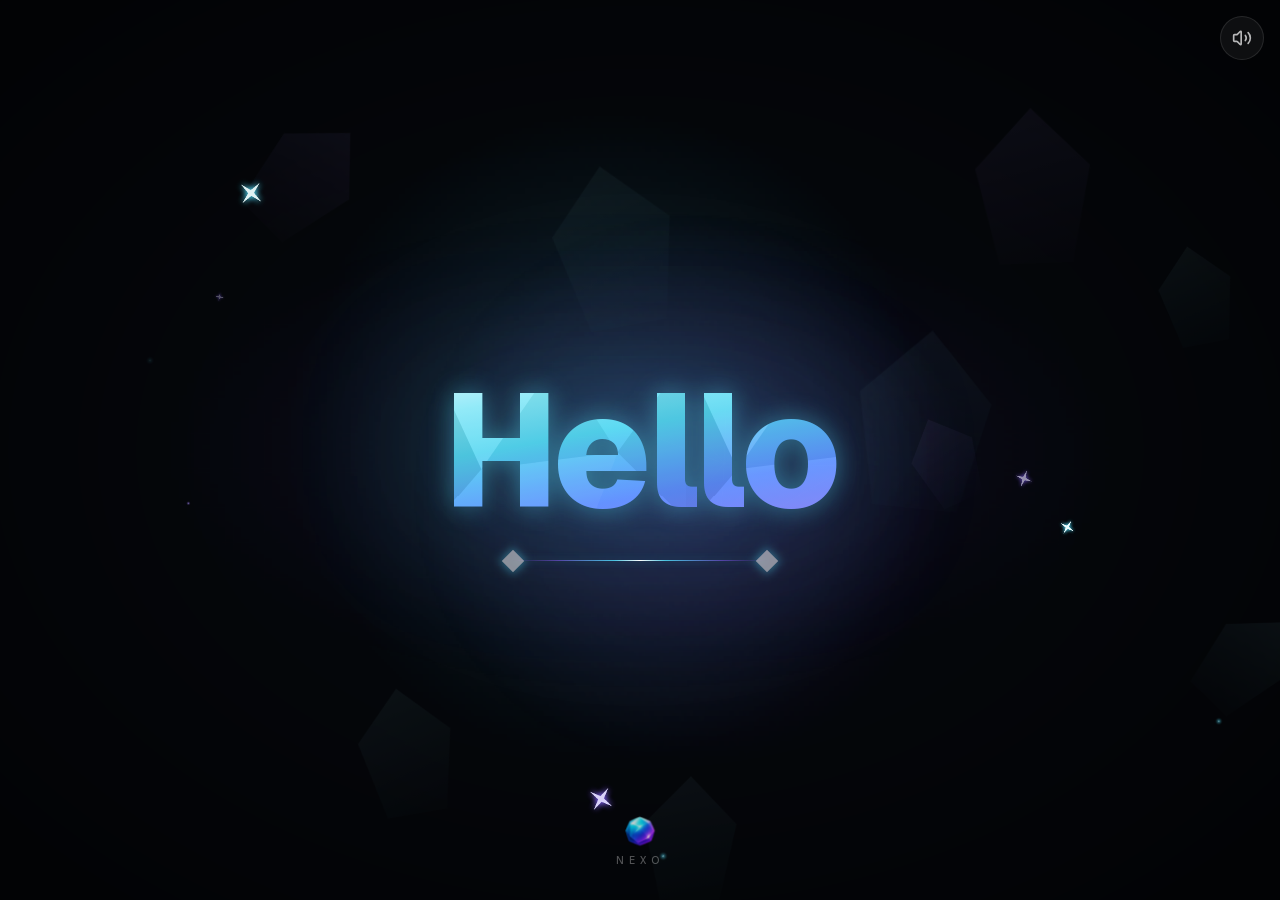
<file: index.html>
<!DOCTYPE html><html lang="de" class="dark geist_a71539c9-module__T19VSG__variable geist_mono_8d43a2aa-module__8Li5zG__variable caveat_f4b61a99-module__qhs43G__variable h-full antialiased"><head><meta charSet="utf-8"/><meta name="viewport" content="width=device-width, initial-scale=1, maximum-scale=1, user-scalable=no, viewport-fit=cover"/><link rel="preload" href="/_next/static/media/797e433ab948586e-s.p.0r6juujl39pe6.woff2" as="font" crossorigin="" type="font/woff2"/><link rel="preload" href="/_next/static/media/a85fe84266768609-s.p.0h6ig86gwutp4.woff2" as="font" crossorigin="" type="font/woff2"/><link rel="preload" href="/_next/static/media/caa3a2e1cccd8315-s.p.0wgildi0cnwt9.woff2" as="font" crossorigin="" type="font/woff2"/><link rel="preload" as="image" href="/crystal.png"/><link rel="stylesheet" href="/_next/static/chunks/04khlw2bsgxee.css" data-precedence="next"/><link rel="stylesheet" href="/_next/static/chunks/18uikdb6wja9i.css" data-precedence="next"/><link rel="stylesheet" href="/_next/static/chunks/1_z8bjdv9g41i.css" data-precedence="next"/><link rel="preload" as="script" fetchPriority="low" href="/_next/static/chunks/0rqmg49wirni2.js"/><script src="/_next/static/chunks/2i51e627rllld.js" async=""></script><script src="/_next/static/chunks/13mygkiy-sgj0.js" async=""></script><script src="/_next/static/chunks/1ib4xohwn_uib.js" async=""></script><script src="/_next/static/chunks/turbopack-1xsj3ijd8hkog.js" async=""></script><script src="/_next/static/chunks/2uc9e_9ecuros.js" async=""></script><script src="/_next/static/chunks/3tie-uyjdk5lp.js" async=""></script><script src="/_next/static/chunks/333iidkz19foh.js" async=""></script><script src="/_next/static/chunks/0gdm_7kdql0em.js" async=""></script><script src="/_next/static/chunks/3rxwxcda2o2aa.js" async=""></script><script src="/_next/static/chunks/21gkatn-syt3t.js" async=""></script><script src="/_next/static/chunks/3nl4oasslo-i-.js" async=""></script><script src="/_next/static/chunks/3oktc-5a0-7vg.js" async=""></script><script src="/_next/static/chunks/2i873cttck-g4.js" async=""></script><script src="/_next/static/chunks/1rcsd5vnk_sfx.js" async=""></script><script src="/_next/static/chunks/1guqfjhjyr0w4.js" async=""></script><script src="/_next/static/chunks/3259_ziqbqms8.js" async=""></script><script src="/_next/static/chunks/0dths79yinlkn.js" async=""></script><script src="/_next/static/chunks/15a3kn6c_qgkf.js" async=""></script><script src="/_next/static/chunks/2ivs1idp0bdpu.js" async=""></script><script src="/_next/static/chunks/3lhpx61cre6jg.js" async=""></script><script src="/_next/static/chunks/30diy0gmckb3-.js" async=""></script><meta name="theme-color" content="#0a0a0a"/><meta name="color-scheme" content="dark"/><title>Nexo</title><meta name="description" content="Nexo ist deine kostenlose Schul-App: Stundenplan, Hausaufgaben, Notizen mit Stift, Noten und Planer an einem Ort. Alles bleibt auf deinem Gerät – ohne Konto, ohne Werbung, auch offline."/><meta name="application-name" content="Nexo"/><link rel="manifest" href="/manifest.webmanifest"/><meta name="keywords" content="Schul-App,Stundenplan,Hausaufgaben,Notizen,Noten,Planer,Schule,offline"/><meta name="google-site-verification" content="q62KNZA9tdDv4IZWB9Q8J-BwRxZVMETvucuHafcso_k"/><meta name="google-site-verification" content="Vy8iLFh-w-jxbNN5xSrBkBcuiUnUKpoh8qIJMu3uRIo"/><meta name="mobile-web-app-capable" content="yes"/><meta name="apple-mobile-web-app-title" content="Nexo"/><meta name="apple-mobile-web-app-status-bar-style" content="black-translucent"/><meta property="og:title" content="Nexo"/><meta property="og:description" content="Nexo ist deine kostenlose Schul-App: Stundenplan, Hausaufgaben, Notizen mit Stift, Noten und Planer an einem Ort. Alles bleibt auf deinem Gerät – ohne Konto, ohne Werbung, auch offline."/><meta property="og:url" content="https://nexo-official.github.io/"/><meta property="og:site_name" content="Nexo"/><meta property="og:locale" content="de_DE"/><meta property="og:image" content="https://nexo-official.github.io/icon-512.png"/><meta property="og:image:width" content="512"/><meta property="og:image:height" content="512"/><meta property="og:image:alt" content="Nexo"/><meta property="og:type" content="website"/><meta name="twitter:card" content="summary"/><meta name="twitter:title" content="Nexo"/><meta name="twitter:description" content="Nexo ist deine kostenlose Schul-App: Stundenplan, Hausaufgaben, Notizen mit Stift, Noten und Planer an einem Ort. Alles bleibt auf deinem Gerät – ohne Konto, ohne Werbung, auch offline."/><meta name="twitter:image" content="https://nexo-official.github.io/icon-512.png"/><link rel="icon" href="/icon.png?icon.0kevs3wyk-muc.png" sizes="512x512" type="image/png"/><link rel="apple-touch-icon" href="/apple-icon.png?apple-icon.0-7ggz6d2srgz.png" sizes="180x180" type="image/png"/><meta name="next-size-adjust" content=""/><script src="/_next/static/chunks/0cz1d0mv5g_q7.js" noModule=""></script></head><body class="h-full overflow-hidden"><div hidden=""><!--$--><!--/$--></div><div aria-hidden="true" class="nexo-boot"><img src="/crystal.png" alt="" class="nexo-boot-mark" draggable="false"/><span class="nexo-boot-line"></span><span class="nexo-boot-hi"></span></div><script>(self.__next_s=self.__next_s||[]).push([0,{"children":"(function(){try{\nvar d=document.documentElement;\nif(localStorage.getItem(\"nexo:onboarded\")!==\"1\")return;\nvar inst=false||matchMedia(\"(display-mode: standalone)\").matches||navigator.standalone===true;\nif(!inst||sessionStorage.getItem(\"nexo:booted\")){d.setAttribute(\"data-no-boot\",\"\");return;}\nsessionStorage.setItem(\"nexo:booted\",\"1\");\nif(sessionStorage.getItem(\"nexo:greeted\"))return;\nvar p=JSON.parse(localStorage.getItem(\"nexo:profile\")||\"{}\");\nvar n=(p.firstName||\"\").trim();if(!n)return;\nsessionStorage.setItem(\"nexo:greeted\",\"1\");\nvar h={\"de\":{\"m\":\"Guten Morgen, {name}\",\"d\":\"Hallo, {name}\",\"e\":\"Guten Abend, {name}\"},\"en\":{\"m\":\"Good morning, {name}\",\"d\":\"Hi, {name}\",\"e\":\"Good evening, {name}\"},\"fr\":{\"m\":\"Bonjour, {name}\",\"d\":\"Salut, {name}\",\"e\":\"Bonsoir, {name}\"},\"es\":{\"m\":\"Buenos días, {name}\",\"d\":\"Hola, {name}\",\"e\":\"Buenas noches, {name}\"},\"ja\":{\"m\":\"おはよう、{name}\",\"d\":\"こんにちは、{name}\",\"e\":\"こんばんは、{name}\"}};var g=h[localStorage.getItem(\"nexo:locale\")]||h.de;\nvar hr=new Date().getHours();var t=(hr\u003e=5\u0026\u0026hr\u003c11?g.m:hr\u003e=17||hr\u003c5?g.e:g.d).replace(\"{name}\",n);\nd.style.setProperty(\"--boot-hi\",JSON.stringify(t));d.setAttribute(\"data-boot-greet\",\"\");\n}catch(e){}})();","id":"nexo-boot-greet"}])</script><div class="pointer-events-none fixed left-0 top-0 z-50 pl-5 pt-5 sm:pl-8 sm:pt-7"><div class="pointer-events-auto"><div class="relative"><div class="relative transition-[transform,opacity] duration-[450ms] ease-[cubic-bezier(0.22,0.61,0.36,1)]" style="transform:scale(1);transform-origin:top left;opacity:1"><button type="button" aria-label="Menü" data-tour="menu" aria-expanded="false" class="relative flex h-14 items-center rounded-lg outline-none focus-visible:ring-2 focus-visible:ring-ring"><div class="size-14 shrink-0" aria-hidden="true"></div></button><div id="nexo-crystal" aria-hidden="true" class="pointer-events-none absolute left-0 top-0 z-10 will-change-transform" style="width:56px;height:56px;transform:translateX(-6px);transform-origin:0% 0% 0"><img src="/crystal.png" alt="" aria-hidden="true" draggable="false" class="select-none object-contain size-full"/></div><div aria-hidden="true" class="pointer-events-none absolute left-0 top-0 z-10 whitespace-nowrap" style="opacity:0;transform:translateX(66px) translateY(28px)"><span class="block -translate-y-1/2 font-semibold leading-none tracking-tight text-foreground" style="font-size:1.5rem">Workspace</span></div><div aria-hidden="true" class="absolute left-0 top-0 flex flex-col" style="pointer-events:none;visibility:hidden"><div aria-hidden="true" class="pointer-events-none absolute -inset-x-8 -inset-y-4 backdrop-blur-[3px] [mask-image:linear-gradient(to_right,transparent,black_22%,black_78%,transparent),linear-gradient(to_bottom,transparent,black_14%,black_86%,transparent)] [mask-composite:intersect] [-webkit-mask-image:linear-gradient(to_right,transparent,black_22%,black_78%,transparent),linear-gradient(to_bottom,transparent,black_14%,black_86%,transparent)] [-webkit-mask-composite:source-in]" style="opacity:0"></div><button type="button" data-tour="menu-settings" class="group relative flex h-14 items-center gap-3 text-left" style="opacity:0;transform:translateY(-8px)"><span class="relative grid size-11 shrink-0 place-items-center overflow-hidden rounded-full bg-surface-2 text-sm font-semibold text-muted ring-1 ring-border transition-[opacity,color] duration-300 group-hover:text-foreground"></span><span class="text-lg font-semibold tracking-tight text-muted transition-colors group-hover:text-accent">Einstellungen</span></button><button type="button" data-tour="menu-workspace" class="group relative flex h-12 items-center text-left" style="opacity:0;transform:translateY(-8px)"><span class="text-2xl font-semibold tracking-tight transition-colors duration-200 text-foreground opacity-0">Workspace</span></button><button type="button" data-tour="menu-school" class="group relative flex h-12 items-center text-left" style="opacity:0;transform:translateY(-8px)"><span class="text-2xl font-semibold tracking-tight transition-colors duration-200 text-muted group-hover:text-accent">Schule</span></button><button type="button" data-tour="menu-planner" class="group relative flex h-12 items-center text-left" style="opacity:0;transform:translateY(-8px)"><span class="text-2xl font-semibold tracking-tight transition-colors duration-200 text-muted group-hover:text-accent">Planer</span></button><button type="button" data-tour="menu-progress" class="group relative flex h-12 items-center text-left" style="opacity:0;transform:translateY(-8px)"><span class="text-2xl font-semibold tracking-tight transition-colors duration-200 text-muted group-hover:text-accent">Fortschritt</span></button><button type="button" data-tour="menu-nexoAi" class="group relative flex h-12 items-center text-left" style="opacity:0;transform:translateY(-8px)"><span class="text-2xl font-semibold tracking-tight transition-colors duration-200 text-muted group-hover:text-accent">Nexo AI</span><span class="ml-2 self-center text-xs font-medium text-faint">bald</span></button><button type="button" data-tour="menu-community" class="group relative flex h-12 items-center text-left" style="opacity:0;transform:translateY(-8px)"><span class="text-2xl font-semibold tracking-tight transition-colors duration-200 text-muted group-hover:text-accent">Community</span><span class="ml-2 self-center text-xs font-medium text-faint">bald</span></button></div></div></div></div></div><main class="h-full"><div class="h-full w-full"><div class="relative h-full w-full select-none overflow-hidden" style="-webkit-touch-callout:none"><div aria-hidden="true" class="nexo-wall pointer-events-none absolute inset-0 z-0" style="transform-origin:top left"><div class="absolute inset-0 overflow-hidden" style="background:#07081a"><svg class="absolute inset-0 h-full w-full" viewBox="0 0 1600 1000" preserveAspectRatio="xMidYMid slice" aria-hidden="true"><defs><linearGradient id="wc-sky" x1="0" y1="0" x2="0" y2="1"><stop offset="0" stop-color="#05060f"></stop><stop offset="0.55" stop-color="#0b0a1f"></stop><stop offset="1" stop-color="#151033"></stop></linearGradient><radialGradient id="wc-glow" cx="0.5" cy="0.5" r="0.5"><stop offset="0" stop-color="#7c6bff" stop-opacity="0.32"></stop><stop offset="0.5" stop-color="#7c6bff" stop-opacity="0.1"></stop><stop offset="1" stop-color="#7c6bff" stop-opacity="0"></stop></radialGradient><radialGradient id="wc-glow2" cx="0.5" cy="0.5" r="0.5"><stop offset="0" stop-color="#46e0ff" stop-opacity="0.16"></stop><stop offset="1" stop-color="#46e0ff" stop-opacity="0"></stop></radialGradient><linearGradient id="wc-cl" x1="0" y1="0" x2="0.4" y2="1"><stop offset="0" stop-color="#7fe9ff" stop-opacity="0.55"></stop><stop offset="0.55" stop-color="#7c6bff" stop-opacity="0.35"></stop><stop offset="1" stop-color="#7c6bff" stop-opacity="0.05"></stop></linearGradient><linearGradient id="wc-cr" x1="0" y1="0" x2="0" y2="1"><stop offset="0" stop-color="#a58bff" stop-opacity="0.4"></stop><stop offset="0.6" stop-color="#c45cff" stop-opacity="0.22"></stop><stop offset="1" stop-color="#c45cff" stop-opacity="0.03"></stop></linearGradient><linearGradient id="wc-ridge" x1="0" y1="0" x2="1" y2="0"><stop offset="0" stop-color="#46e0ff" stop-opacity="0.5"></stop><stop offset="0.5" stop-color="#7c6bff" stop-opacity="0.45"></stop><stop offset="1" stop-color="#c45cff" stop-opacity="0.4"></stop></linearGradient></defs><rect width="1600" height="1000" fill="url(#wc-sky)"></rect><ellipse cx="1210" cy="470" rx="520" ry="420" fill="url(#wc-glow)"></ellipse><ellipse cx="260" cy="120" rx="520" ry="340" fill="url(#wc-glow2)"></ellipse><polyline points="90,120 210,70 420,90 330,160 180,250 300,300" fill="none" stroke="rgba(160,190,255,0.16)" stroke-width="1"></polyline><circle cx="90" cy="120" r="1.8" fill="#fff" opacity="0.25"></circle><circle cx="210" cy="70" r="1.1" fill="#fff" opacity="0.38"></circle><circle cx="330" cy="160" r="1.1" fill="#fff" opacity="0.51"></circle><circle cx="180" cy="250" r="1.1" fill="#fff" opacity="0.64"></circle><circle cx="420" cy="90" r="1.1" fill="#fff" opacity="0.27"></circle><circle cx="520" cy="210" r="1.8" fill="#fff" opacity="0.4"></circle><circle cx="640" cy="60" r="1.1" fill="#fff" opacity="0.53"></circle><circle cx="760" cy="150" r="1.1" fill="#fff" opacity="0.6599999999999999"></circle><circle cx="880" cy="80" r="1.1" fill="#fff" opacity="0.29"></circle><circle cx="990" cy="190" r="1.1" fill="#fff" opacity="0.42000000000000004"></circle><circle cx="70" cy="330" r="1.8" fill="#fff" opacity="0.55"></circle><circle cx="300" cy="300" r="1.1" fill="#fff" opacity="0.6799999999999999"></circle><circle cx="600" cy="320" r="1.1" fill="#fff" opacity="0.31"></circle><circle cx="1080" cy="70" r="1.1" fill="#fff" opacity="0.44"></circle><circle cx="1500" cy="90" r="1.1" fill="#fff" opacity="0.5700000000000001"></circle><circle cx="1420" cy="220" r="1.8" fill="#fff" opacity="0.7"></circle><circle cx="1560" cy="300" r="1.1" fill="#fff" opacity="0.33"></circle><circle cx="40" cy="200" r="1.1" fill="#fff" opacity="0.45999999999999996"></circle><circle cx="700" cy="260" r="1.1" fill="#fff" opacity="0.5900000000000001"></circle><circle cx="1000" cy="300" r="1.1" fill="#fff" opacity="0.72"></circle><g transform="translate(0 110)"><path d="M1215,120 L1125,265 L1150,600 L1208,630 L1212,282 Z" fill="url(#wc-cl)"></path><path d="M1215,120 L1212,282 L1208,630 L1285,598 L1310,262 Z" fill="url(#wc-cr)"></path><path d="M1215,120 L1125,265 L1150,600 L1208,630 L1285,598 L1310,262 Z M1125,265 L1212,282 L1310,262 M1212,282 L1208,630" fill="none" stroke="rgba(190,220,255,0.28)" stroke-width="1.2" stroke-linejoin="round"></path><path d="M1365,300 L1328,382 L1345,560 L1378,575 L1381,392 Z" fill="url(#wc-cl)" opacity="0.7"></path><path d="M1365,300 L1381,392 L1378,575 L1418,552 L1420,375 Z" fill="url(#wc-cr)" opacity="0.7"></path><path d="M1365,300 L1328,382 L1381,392 L1420,375 Z" fill="none" stroke="rgba(190,220,255,0.22)" stroke-width="1"></path></g><path d="M-40,770 L130,635 L45,840 Z" fill="#17153a" stroke="rgba(130,150,255,0.07)" stroke-width="1" stroke-linejoin="round"></path><path d="M-40,770 L45,840 L-40,1000 Z" fill="#0e0d25" stroke="rgba(130,150,255,0.07)" stroke-width="1" stroke-linejoin="round"></path><path d="M45,840 L130,635 L130,1000 L-40,1000 Z" fill="#0e0d25" stroke="rgba(130,150,255,0.07)" stroke-width="1" stroke-linejoin="round"></path><path d="M130,635 L290,715 L210,877 Z" fill="#100d29" stroke="rgba(130,150,255,0.07)" stroke-width="1" stroke-linejoin="round"></path><path d="M130,635 L210,877 L130,1000 Z" fill="#100d29" stroke="rgba(130,150,255,0.07)" stroke-width="1" stroke-linejoin="round"></path><path d="M210,877 L290,715 L290,1000 L130,1000 Z" fill="#1a1640" stroke="rgba(130,150,255,0.07)" stroke-width="1" stroke-linejoin="round"></path><path d="M290,715 L470,530 L380,854 Z" fill="#16163c" stroke="rgba(130,150,255,0.07)" stroke-width="1" stroke-linejoin="round"></path><path d="M290,715 L380,854 L290,1000 Z" fill="#0d0c22" stroke="rgba(130,150,255,0.07)" stroke-width="1" stroke-linejoin="round"></path><path d="M380,854 L470,530 L470,1000 L290,1000 Z" fill="#0d0c22" stroke="rgba(130,150,255,0.07)" stroke-width="1" stroke-linejoin="round"></path><path d="M470,530 L640,690 L555,891 Z" fill="#0e0d25" stroke="rgba(130,150,255,0.07)" stroke-width="1" stroke-linejoin="round"></path><path d="M470,530 L555,891 L470,1000 Z" fill="#0e0d25" stroke="rgba(130,150,255,0.07)" stroke-width="1" stroke-linejoin="round"></path><path d="M555,891 L640,690 L640,1000 L470,1000 Z" fill="#17153a" stroke="rgba(130,150,255,0.07)" stroke-width="1" stroke-linejoin="round"></path><path d="M640,690 L800,585 L720,868 Z" fill="#1a1640" stroke="rgba(130,150,255,0.07)" stroke-width="1" stroke-linejoin="round"></path><path d="M640,690 L720,868 L640,1000 Z" fill="#100d29" stroke="rgba(130,150,255,0.07)" stroke-width="1" stroke-linejoin="round"></path><path d="M720,868 L800,585 L800,1000 L640,1000 Z" fill="#100d29" stroke="rgba(130,150,255,0.07)" stroke-width="1" stroke-linejoin="round"></path><path d="M800,585 L960,720 L880,845 Z" fill="#0d0c22" stroke="rgba(130,150,255,0.07)" stroke-width="1" stroke-linejoin="round"></path><path d="M800,585 L880,845 L800,1000 Z" fill="#0d0c22" stroke="rgba(130,150,255,0.07)" stroke-width="1" stroke-linejoin="round"></path><path d="M880,845 L960,720 L960,1000 L800,1000 Z" fill="#16163c" stroke="rgba(130,150,255,0.07)" stroke-width="1" stroke-linejoin="round"></path><path d="M960,720 L1130,560 L1045,882 Z" fill="#17153a" stroke="rgba(130,150,255,0.07)" stroke-width="1" stroke-linejoin="round"></path><path d="M960,720 L1045,882 L960,1000 Z" fill="#0e0d25" stroke="rgba(130,150,255,0.07)" stroke-width="1" stroke-linejoin="round"></path><path d="M1045,882 L1130,560 L1130,1000 L960,1000 Z" fill="#0e0d25" stroke="rgba(130,150,255,0.07)" stroke-width="1" stroke-linejoin="round"></path><path d="M1130,560 L1300,675 L1215,859 Z" fill="#100d29" stroke="rgba(130,150,255,0.07)" stroke-width="1" stroke-linejoin="round"></path><path d="M1130,560 L1215,859 L1130,1000 Z" fill="#100d29" stroke="rgba(130,150,255,0.07)" stroke-width="1" stroke-linejoin="round"></path><path d="M1215,859 L1300,675 L1300,1000 L1130,1000 Z" fill="#1a1640" stroke="rgba(130,150,255,0.07)" stroke-width="1" stroke-linejoin="round"></path><path d="M1300,675 L1470,600 L1385,896 Z" fill="#16163c" stroke="rgba(130,150,255,0.07)" stroke-width="1" stroke-linejoin="round"></path><path d="M1300,675 L1385,896 L1300,1000 Z" fill="#0d0c22" stroke="rgba(130,150,255,0.07)" stroke-width="1" stroke-linejoin="round"></path><path d="M1385,896 L1470,600 L1470,1000 L1300,1000 Z" fill="#0d0c22" stroke="rgba(130,150,255,0.07)" stroke-width="1" stroke-linejoin="round"></path><path d="M1470,600 L1640,710 L1555,873 Z" fill="#0e0d25" stroke="rgba(130,150,255,0.07)" stroke-width="1" stroke-linejoin="round"></path><path d="M1470,600 L1555,873 L1470,1000 Z" fill="#0e0d25" stroke="rgba(130,150,255,0.07)" stroke-width="1" stroke-linejoin="round"></path><path d="M1555,873 L1640,710 L1640,1000 L1470,1000 Z" fill="#17153a" stroke="rgba(130,150,255,0.07)" stroke-width="1" stroke-linejoin="round"></path><polyline points="-40,770 130,635 290,715 470,530 640,690 800,585 960,720 1130,560 1300,675 1470,600 1640,710" fill="none" stroke="url(#wc-ridge)" stroke-width="1.4" stroke-linejoin="round"></polyline><path d="M-40,870 L180,760 L70,920 Z" fill="#100e27" stroke="rgba(120,110,255,0.06)" stroke-width="1" stroke-linejoin="round"></path><path d="M-40,870 L70,920 L-40,1000 Z" fill="#090816" stroke="rgba(120,110,255,0.06)" stroke-width="1" stroke-linejoin="round"></path><path d="M70,920 L180,760 L180,1000 L-40,1000 Z" fill="#090816" stroke="rgba(120,110,255,0.06)" stroke-width="1" stroke-linejoin="round"></path><path d="M180,760 L360,845 L270,957 Z" fill="#0b0a1a" stroke="rgba(120,110,255,0.06)" stroke-width="1" stroke-linejoin="round"></path><path d="M180,760 L270,957 L180,1000 Z" fill="#0b0a1a" stroke="rgba(120,110,255,0.06)" stroke-width="1" stroke-linejoin="round"></path><path d="M270,957 L360,845 L360,1000 L180,1000 Z" fill="#120f2b" stroke="rgba(120,110,255,0.06)" stroke-width="1" stroke-linejoin="round"></path><path d="M360,845 L560,730 L460,934 Z" fill="#100e27" stroke="rgba(120,110,255,0.06)" stroke-width="1" stroke-linejoin="round"></path><path d="M360,845 L460,934 L360,1000 Z" fill="#090816" stroke="rgba(120,110,255,0.06)" stroke-width="1" stroke-linejoin="round"></path><path d="M460,934 L560,730 L560,1000 L360,1000 Z" fill="#090816" stroke="rgba(120,110,255,0.06)" stroke-width="1" stroke-linejoin="round"></path><path d="M560,730 L760,850 L660,971 Z" fill="#0b0a1a" stroke="rgba(120,110,255,0.06)" stroke-width="1" stroke-linejoin="round"></path><path d="M560,730 L660,971 L560,1000 Z" fill="#0b0a1a" stroke="rgba(120,110,255,0.06)" stroke-width="1" stroke-linejoin="round"></path><path d="M660,971 L760,850 L760,1000 L560,1000 Z" fill="#120f2b" stroke="rgba(120,110,255,0.06)" stroke-width="1" stroke-linejoin="round"></path><path d="M760,850 L930,770 L845,948 Z" fill="#100e27" stroke="rgba(120,110,255,0.06)" stroke-width="1" stroke-linejoin="round"></path><path d="M760,850 L845,948 L760,1000 Z" fill="#090816" stroke="rgba(120,110,255,0.06)" stroke-width="1" stroke-linejoin="round"></path><path d="M845,948 L930,770 L930,1000 L760,1000 Z" fill="#090816" stroke="rgba(120,110,255,0.06)" stroke-width="1" stroke-linejoin="round"></path><path d="M930,770 L1120,870 L1025,925 Z" fill="#0b0a1a" stroke="rgba(120,110,255,0.06)" stroke-width="1" stroke-linejoin="round"></path><path d="M930,770 L1025,925 L930,1000 Z" fill="#0b0a1a" stroke="rgba(120,110,255,0.06)" stroke-width="1" stroke-linejoin="round"></path><path d="M1025,925 L1120,870 L1120,1000 L930,1000 Z" fill="#120f2b" stroke="rgba(120,110,255,0.06)" stroke-width="1" stroke-linejoin="round"></path><path d="M1120,870 L1320,760 L1220,962 Z" fill="#100e27" stroke="rgba(120,110,255,0.06)" stroke-width="1" stroke-linejoin="round"></path><path d="M1120,870 L1220,962 L1120,1000 Z" fill="#090816" stroke="rgba(120,110,255,0.06)" stroke-width="1" stroke-linejoin="round"></path><path d="M1220,962 L1320,760 L1320,1000 L1120,1000 Z" fill="#090816" stroke="rgba(120,110,255,0.06)" stroke-width="1" stroke-linejoin="round"></path><path d="M1320,760 L1500,845 L1410,939 Z" fill="#0b0a1a" stroke="rgba(120,110,255,0.06)" stroke-width="1" stroke-linejoin="round"></path><path d="M1320,760 L1410,939 L1320,1000 Z" fill="#0b0a1a" stroke="rgba(120,110,255,0.06)" stroke-width="1" stroke-linejoin="round"></path><path d="M1410,939 L1500,845 L1500,1000 L1320,1000 Z" fill="#120f2b" stroke="rgba(120,110,255,0.06)" stroke-width="1" stroke-linejoin="round"></path><path d="M1500,845 L1640,800 L1570,976 Z" fill="#100e27" stroke="rgba(120,110,255,0.06)" stroke-width="1" stroke-linejoin="round"></path><path d="M1500,845 L1570,976 L1500,1000 Z" fill="#090816" stroke="rgba(120,110,255,0.06)" stroke-width="1" stroke-linejoin="round"></path><path d="M1570,976 L1640,800 L1640,1000 L1500,1000 Z" fill="#090816" stroke="rgba(120,110,255,0.06)" stroke-width="1" stroke-linejoin="round"></path><polyline points="-40,870 180,760 360,845 560,730 760,850 930,770 1120,870 1320,760 1500,845 1640,800" fill="none" stroke="rgba(196,92,255,0.22)" stroke-width="1.2" stroke-linejoin="round"></polyline></svg></div><div aria-hidden="true" class="pointer-events-none absolute inset-0 bg-black"></div></div><div class="absolute inset-0 z-10 pointer-events-none overflow-hidden"><div class="pointer-events-none absolute inset-0 z-10" style="transform-origin:top left"></div></div><input type="file" accept="image/*" class="hidden"/></div></div><!--$--><!--/$--></main><div aria-hidden="true" class="pointer-events-none fixed inset-0 z-[180]"></div><script src="/_next/static/chunks/0rqmg49wirni2.js" id="_R_" async=""></script><script>(self.__next_f=self.__next_f||[]).push([0])</script><script>self.__next_f.push([1,"1:\"$Sreact.fragment\"\n2:I[78384,[\"/_next/static/chunks/2uc9e_9ecuros.js\",\"/_next/static/chunks/3tie-uyjdk5lp.js\",\"/_next/static/chunks/333iidkz19foh.js\",\"/_next/static/chunks/0gdm_7kdql0em.js\",\"/_next/static/chunks/3rxwxcda2o2aa.js\",\"/_next/static/chunks/21gkatn-syt3t.js\",\"/_next/static/chunks/3nl4oasslo-i-.js\",\"/_next/static/chunks/3oktc-5a0-7vg.js\",\"/_next/static/chunks/2i873cttck-g4.js\",\"/_next/static/chunks/1rcsd5vnk_sfx.js\"],\"BootSplash\"]\n3:I[79520,[\"/_next/static/chunks/2uc9e_9ecuros.js\",\"/_next/static/chunks/3tie-uyjdk5lp.js\",\"/_next/static/chunks/333iidkz19foh.js\",\"/_next/static/chunks/0gdm_7kdql0em.js\",\"/_next/static/chunks/3rxwxcda2o2aa.js\",\"/_next/static/chunks/21gkatn-syt3t.js\",\"/_next/static/chunks/3nl4oasslo-i-.js\",\"/_next/static/chunks/3oktc-5a0-7vg.js\",\"/_next/static/chunks/2i873cttck-g4.js\",\"/_next/static/chunks/1rcsd5vnk_sfx.js\"],\"\"]\n5:I[5748,[\"/_next/static/chunks/2uc9e_9ecuros.js\",\"/_next/static/chunks/3tie-uyjdk5lp.js\",\"/_next/static/chunks/333iidkz19foh.js\",\"/_next/static/chunks/0gdm_7kdql0em.js\",\"/_next/static/chunks/3rxwxcda2o2aa.js\",\"/_next/static/chunks/21gkatn-syt3t.js\",\"/_next/static/chunks/3nl4oasslo-i-.js\",\"/_next/static/chunks/3oktc-5a0-7vg.js\",\"/_next/static/chunks/2i873cttck-g4.js\",\"/_next/static/chunks/1rcsd5vnk_sfx.js\"],\"MotionSetup\"]\n6:I[59256,[\"/_next/static/chunks/2uc9e_9ecuros.js\",\"/_next/static/chunks/3tie-uyjdk5lp.js\",\"/_next/static/chunks/333iidkz19foh.js\",\"/_next/static/chunks/0gdm_7kdql0em.js\",\"/_next/static/chunks/3rxwxcda2o2aa.js\",\"/_next/static/chunks/21gkatn-syt3t.js\",\"/_next/static/chunks/3nl4oasslo-i-.js\",\"/_next/static/chunks/3oktc-5a0-7vg.js\",\"/_next/static/chunks/2i873cttck-g4.js\",\"/_next/static/chunks/1rcsd5vnk_sfx.js\"],\"AppMenu\"]\n7:I[39756,[\"/_next/static/chunks/2uc9e_9ecuros.js\",\"/_next/static/chunks/3tie-uyjdk5lp.js\",\"/_next/static/chunks/333iidkz19foh.js\",\"/_next/static/chunks/0gdm_7kdql0em.js\",\"/_next/static/chunks/3rxwxcda2o2aa.js\",\"/_next/static/chunks/21gkatn-syt3t.js\",\"/_next/static/chunks/3nl4oasslo-i-.js\",\"/_next/static/chunks/3oktc-5a0-7vg.js\",\"/_next/static/chunks/2i873cttck-g4.js\",\"/_next/static/chunks/1rcsd5vnk_sfx.js\"],\"default\"]\n8:I[58298,[\"/_next/static/chunks/2uc9e_9ecuros.js\",\"/_next/static/chunks/3tie-uyjdk5lp.js\",\"/_next/static/chunks/333iidkz19foh.js\",\"/_next/static/chunks/0gdm_7kdql0em.js\",\"/_next/static/chunks/3rxwxcda2o2aa.js\",\"/_next/static/chunks/21gkatn-syt3t.js\",\"/_next/static/chunks/3nl4oasslo-i-.js\",\"/_next/static/chunks/3oktc-5a0-7vg.js\",\"/_next/static/chunks/2i873cttck-g4.js\",\"/_next/static/chunks/1rcsd5vnk_sfx.js\",\"/_next/static/chunks/1guqfjhjyr0w4.js\"],\"default\"]\n9:I[37457,[\"/_next/static/chunks/2uc9e_9ecuros.js\",\"/_next/static/chunks/3tie-uyjdk5lp.js\",\"/_next/static/chunks/333iidkz19foh.js\",\"/_next/static/chunks/0gdm_7kdql0em.js\",\"/_next/static/chunks/3rxwxcda2o2aa.js\",\"/_next/static/chunks/21gkatn-syt3t.js\",\"/_next/static/chunks/3nl4oasslo-i-.js\",\"/_next/static/chunks/3oktc-5a0-7vg.js\",\"/_next/static/chunks/2i873cttck-g4.js\",\"/_next/static/chunks/1rcsd5vnk_sfx.js\"],\"default\"]\n24:I[63491,[\"/_next/static/chunks/2uc9e_9ecuros.js\",\"/_next/static/chunks/3tie-uyjdk5lp.js\",\"/_next/static/chunks/333iidkz19foh.js\",\"/_next/static/chunks/0gdm_7kdql0em.js\",\"/_next/static/chunks/3rxwxcda2o2aa.js\",\"/_next/static/chunks/21gkatn-syt3t.js\",\"/_next/static/chunks/3nl4oasslo-i-.js\",\"/_next/static/chunks/3oktc-5a0-7vg.js\",\"/_next/static/chunks/2i873cttck-g4.js\",\"/_next/static/chunks/1rcsd5vnk_sfx.js\",\"/_next/static/chunks/3259_ziqbqms8.js\"],\"default\"]\n:HL[\"/_next/static/chunks/04khlw2bsgxee.css\",\"style\"]\n:HL[\"/_next/static/chunks/18uikdb6wja9i.css\",\"style\"]\n:HL[\"/_next/static/chunks/1_z8bjdv9g41i.css\",\"style\"]\n:HL[\"/_next/static/media/797e433ab948586e-s.p.0r6juujl39pe6.woff2\",\"font\",{\"crossOrigin\":\"\",\"type\":\"font/woff2\"}]\n:HL[\"/_next/static/media/a85fe84266768609-s.p.0h6ig86gwutp4.woff2\",\"font\",{\"crossOrigin\":\"\",\"type\":\"font/woff2\"}]\n:HL[\"/_next/static/media/caa3a2e1cccd8315-s.p.0wgildi0cnwt9.woff2\",\"font\",{\"crossOrigin\":\"\",\"type\":\"font/woff2\"}]\n4:T4b4,(function(){try{\nvar d=document.documentElement;\nif(localStorage.getItem(\"nexo:onboarded\")!==\"1\")return;\nvar inst=false||matchMedia(\"(display-mode: standalone)\").matches||navigator.standalone===true;\nif(!inst||sessionStorage.getItem(\"nexo:booted\")){d.setAttribute(\"data-no-boot\",\"\");return;}\nsessionStorage.setItem(\"nexo:booted\",\"1\");\nif(sessionStorage.getItem(\"nexo:greeted\"))return;\nvar p=JSON.parse(localStorage.getItem(\"nexo:profile\")||\"{}\");\nvar n=(p.firstName||\"\").trim();if(!n)return;\nsessionStorage.setItem(\"nexo:greeted\",\"1\");\nvar h={\"de\":{\"m\":\"Guten Morgen, {name}\",\"d\":\"Hallo, {name}\",\"e\":\"Guten Abend, {name}\"},\"en\":{\"m\":\"Good morning, {name}\",\"d\":\"Hi, {name}\",\"e\":\"Good evening, {name}\"},\"fr\":{\"m\":\"Bonjour, {name}\",\"d\":\"Salut, {name}\",\"e\":\"Bonsoir, {name}\"},\"es\":{\"m\":\"Buenos días, {name}\",\"d\":\"Hola, {name}\",\"e\":\"Buenas noches, {name}\"},\"ja\":{\"m\":\"おはよう、{name}\",\"d\":\"こんにちは、{name}\",\"e\":\"こんばんは、{name}\"}};var g=h[localStorage.getItem(\"nexo:locale\")]||h.de;\nvar hr=new Date().getHours();var t=(hr\u003e=5\u0026\u0026hr\u003c11?g.m:hr\u003e=17||hr\u003c5?g.e:g.d).replace(\"{name}\",n);\nd.style.setProperty(\"--boot-hi\",JSON.stringify(t));d.setAttribute(\"data-boot-greet\",\"\");\n}catch(e){}})();0:{\"P\":null,\"c\":[\"\",\"\"],\"q\":\"\",\"i\":false,\"f\":[[[\"\",{\"children\":[\"__PAGE__\",{},\"$undefined\",\"$undefined\",4608]},\"$undefined\",\"$undefined\",4624],[[\"$\",\"$1\",\"c\",{\"children\":[[[\"$\",\"link\",\"0\",{\"rel\":\"stylesheet\",\"href\":\"/_next/static/chunks/04khlw2bsgxee.css\",\"precedence\":\"next\",\"crossOrigin\":\"$undefined\",\"nonce\":\"$undefined\"}],[\"$\",\"link\",\"1\",{\"rel\":\"stylesheet\",\"href\":\"/_next/static/chunks/18uikdb6wja9i.css\",\"precedence\":\"next\",\"crossOrigin\":\"$undefined\",\"nonce\":\"$undefined\"}],[\"$\",\"link\",\"2\",{\"rel\":\"stylesheet\",\"href\":\"/_next/static/chunks/1_z8bjdv9g41i.css\",\"precedence\":\"next\",\"crossOrigin\":\"$undefined\",\"nonce\":\"$undefined\"}],[\"$\",\"script\",\"script-0\",{\"src\":\"/_next/static/chunks/2uc9e_9ecuros.js\",\"async\":true,\"nonce\":\"$undefined\"}],[\"$\",\"script\",\"script-1\",{\"src\":\"/_next/static/chunks/3tie-uyjdk5lp.js\",\"async\":true,\"nonce\":\"$undefined\"}],[\"$\",\"script\",\"script-2\",{\"src\":\"/_next/static/chunks/333iidkz19foh.js\",\"async\":true,\"nonce\":\"$undefined\"}],[\"$\",\"script\",\"script-3\",{\"src\":\"/_next/static/chunks/0gdm_7kdql0em.js\",\"async\":true,\"nonce\":\"$undefined\"}],[\"$\",\"script\",\"script-4\",{\"src\":\"/_next/static/chunks/3rxwxcda2o2aa.js\",\"async\":true,\"nonce\":\"$undefined\"}],[\"$\",\"script\",\"script-5\",{\"src\":\"/_next/static/chunks/21gkatn-syt3t.js\",\"async\":true,\"nonce\":\"$undefined\"}],[\"$\",\"script\",\"script-6\",{\"src\":\"/_next/static/chunks/3nl4oasslo-i-.js\",\"async\":true,\"nonce\":\"$undefined\"}],[\"$\",\"script\",\"script-7\",{\"src\":\"/_next/static/chunks/3oktc-5a0-7vg.js\",\"async\":true,\"nonce\":\"$undefined\"}],[\"$\",\"script\",\"script-8\",{\"src\":\"/_next/static/chunks/2i873cttck-g4.js\",\"async\":true,\"nonce\":\"$undefined\"}],[\"$\",\"script\",\"script-9\",{\"src\":\"/_next/static/chunks/1rcsd5vnk_sfx.js\",\"async\":true,\"nonce\":\"$undefined\"}]],[\"$\",\"html\",null,{\"lang\":\"de\",\"suppressHydrationWarning\":true,\"className\":\"dark geist_a71539c9-module__T19VSG__variable geist_mono_8d43a2aa-module__8Li5zG__variable caveat_f4b61a99-module__qhs43G__variable h-full antialiased\",\"children\":[\"$\",\"body\",null,{\"className\":\"h-full overflow-hidden\",\"children\":[[\"$\",\"$L2\",null,{}],[\"$\",\"$L3\",null,{\"id\":\"nexo-boot-greet\",\"strategy\":\"beforeInteractive\",\"children\":\"$4\"}],[\"$\",\"$L5\",null,{\"children\":[[\"$\",\"div\",null,{\"className\":\"pointer-events-none fixed left-0 top-0 z-50 pl-5 pt-5 sm:pl-8 sm:pt-7\",\"children\":[\"$\",\"div\",null,{\"className\":\"pointer-events-auto\",\"children\":[\"$\",\"$L6\",null,{}]}]}],[\"$\",\"main\",null,{\"className\":\"h-full\",\"children\":[\"$\",\"$L7\",null,{\"parallelRouterKey\":\"children\",\"error\":\"$8\",\"errorStyles\":[],\"errorScripts\":[[\"$\",\"script\",\"script-0\",{\"src\":\"/_next/static/chunks/1guqfjhjyr0w4.js\",\"async\":true,\"nonce\":\"$undefined\"}]],\"template\":[\"$\",\"$L9\",null,{}],\"templateStyles\":\"$undefined\",\"templateScripts\":\"$undefined\",\"notFound\":[[[\"$\",\"title\",null,{\"children\":\"404: This page could not be found.\"}],[\"$\",\"div\",null,{\"style\":{\"fontFamily\":\"system-ui,\\\"Segoe UI\\\",Roboto,Helvetica,Arial,sans-serif,\\\"Apple Color Emoji\\\",\\\"Segoe UI Emoji\\\"\",\"height\":\"100vh\",\"textAlign\":\"center\",\"display\":\"flex\",\"flexDirection\":\"column\",\"alignItems\":\"center\",\"justifyContent\":\"center\"},\"children\":[\"$\",\"div\",null,{\"children\":[[\"$\",\"style\",null,{\"dangerouslySetInnerHTML\":{\"__html\":\"body{color:#000;background:#fff;margin:0}.next-error-h1{border-right:1px solid rgba(0,0,0,.3)}@media (prefers-color-scheme:dark){body{color:#fff;background:#000}.next-error-h1{border-right:1px solid rgba(255,255,255,.3)}}\"}}],\"$La\",\"$Lb\"]}]}]],[]],\"forbidden\":\"$undefined\",\"unauthorized\":\"$undefined\"}]}],\"$Lc\",\"$Ld\",\"$Le\",\"$Lf\",\"$L10\",\"$L11\",\"$L12\",\"$L13\",\"$L14\",\"$L15\",\"$L16\",\"$L17\",\"$L18\",\"$L19\",\"$L1a\",\"$L1b\",\"$L1c\",\"$L1d\",\"$L1e\"]}],\"$L1f\",\"$L20\",\"$L21\"]}]}]]}],{\"children\":[\"$L22\",{},null,false,null]},null,false,null],\"$L23\",false]],\"m\":\"$undefined\",\"G\":[\"$24\",[\"$L25\",\"$L26\",\"$L27\"]],\"S\":true,\"h\":null,\"r\":\"$undefined\",\"s\":\"$undefined\",\"a\":\"$undefined\",\"l\":\"$undefined\",\"p\":\"$undefined\",\"d\":\"$undefined\",\"b\":\"VzhujhoLxcGmxuNbGzMb0\"}\n28:I[42638,[\"/_next/static/chunks/2uc9e_9ecuros.js\",\"/_next/static/chunks/3tie-uyjdk5lp.js\",\"/_next/static/chunks/333iidkz19foh.js\",\"/_next/static/chunks/0gdm_7kdql0em.js\",\"/_next/static/chunks/3rxwxcda2o2aa.js\",\"/_next/static/chunks/21gkatn-syt3t.js\",\"/_next/static/chunks/3nl4oasslo-i-.js\",\"/_next/static/chunks/3oktc-5a0-7vg.js\",\"/_next/static/chunks/2i873cttck-g4.js\",\"/_next/static/chunks/1rcsd5vnk_sfx.js\"],\"BackToWorkspace\"]\n29:I[83826,[\"/_next/static/chunks/2uc9e_9ecuros.js\",\"/_next/static/chunks/3tie-uyjdk5lp.js\",\"/_next/static/chunks/333iidkz19foh.js\",\"/_next/static/chunks/0gdm_7kdql0em.js\",\"/_next/static/chunks/3rxwxcda2o2aa.js\",\"/_next/static/chunks/21gkatn-syt3t.js\",\"/_next/static/chunks/3nl4oasslo-i-.js\",\"/_next/static/chunks/3oktc-5a0-7vg.js\",\"/_next/static/chunks/2i873cttck-g4.js\",\"/_next/static/chunks/1rcsd5vnk_sfx.js\"],\"UndoToast\"]\n2a:I[902,[\"/_next/static/chunks/2uc9e_9ecuros.js\",\"/_next/static/chunks/3tie-uyjdk5lp.js\",\"/_next/static/chunks/333iidkz19foh.js\",\"/_next/static/chunks/0gdm_7kdql0em.js\",\"/_next/static/chunks/3rxwxcda2o2aa.js\",\"/_next/static/chunks/21gkatn-syt3t.js\",\"/_next/static/chunks/3nl4oasslo-i-.js\",\"/_next/static/chunks/3oktc-5a0-7vg.js\",\"/_next/static/chunks/2i873cttck-g4.js\",\"/_next/static/chunks/1rcsd5vnk_sfx.js\"],\"BackupReminder\"]\n2b:I[54981,[\"/_next/static/chunks/2uc9e_9ecuros.js\",\"/_next/static/chunks/3tie-uyjdk5lp.js\",\"/_next/static/chunks/333iidkz19foh.js\",\"/_next/static/chunks/0gdm_7kdql0em.js\",\"/_next/static/chunks/3rxwxcda2o2aa.js\",\"/_next/static/chunks/21gkatn-syt3t.js\",\"/_next/static/chunks/3nl4oasslo-i-.js\",\"/_next/static/chunks/3oktc-5a0-7vg.js\",\"/_next/static/chunks/2i873cttck-g4.js\",\"/_next/static/chunks/1rcsd5vnk_sfx.js\"],\"Onboarding\"]\n2c:I[29766,[\"/_next/static/chunks/2uc9e_9ecuros.js\",\"/_next/static/chunks/3tie-uyjdk5lp.js\",\"/_next/static/chunks/333iidkz19foh.js\",\"/_next/static/chunks/0gdm_7kdql0em.js\",\"/_next/static/chunks/3rxwxcda2o2aa.js\",\"/_next/static/chunks/21gkatn-syt3t.js\",\"/_next/static/chunks/3nl4oasslo-i-.js\",\"/_next/static/chunks/3oktc-5a0-7vg.js\",\"/_next/static/chunks/2i873cttck-g4.js\",\"/_next/static/chunks/1rcsd5vnk_sfx.js\"],\"TourOverlay\"]\n2d:I[33392,[\"/_next/static/chunks/2uc9e_9ecuros.js\",\"/_next/static/chunks/3tie-uyjdk5lp.js\",\"/_next/static/chunks/333iidkz19foh.js\",\"/_next/static/chunks/0gdm_7kdql0em.js\",\"/_next/static/chunks/3rxwxcda2o2aa.js\",\"/_next/static/chunks/21gkatn-syt3t.js\",\"/_next/static/chunks/3nl4oasslo-i-.js\",\"/_next/static/chunks/3oktc-5a0-7vg.js\",\"/_next/static/chunks/2i873cttck-g4.js\",\"/_next/static/chunks/1rcsd5vnk_sfx.js\"],\"HoverHint\"]\n2e:I[83347,[\"/_next/static/chunks/2uc9e_9ecuros.js\",\"/_next/static/chunks/3tie-uyjdk5lp.js\",\"/_next/static/chunks/333iidkz19foh.js\",\"/_next/static/chunks/0gdm_7kdql0em.js\",\"/_next/static/chunks/3rxwxcda2o2aa.js\",\"/_next/static/chunks/21gkatn-syt3t.js\",\"/_next/static/chunks/3nl4oasslo-i-.js\",\"/_next/static/chunks/3oktc-5a0-7vg.js\",\"/_next/static/chunks/2i873cttck-g4.js\",\"/_next/static/chunks/1rcsd5vnk_sfx.js\"],\"PenHover\"]\n2f:I[71241,[\"/_next/static/chunks/2uc9e_9ecuros.js\",\"/_next/static/chunks/3tie-uyjdk5lp.js\",\"/_next/static/chunks/333iidkz19foh.js\",\"/_next/static/chunks/0gdm_7kdql0em.js\",\"/_next/static/chunks/3rxwxcda2o2aa.js\",\"/_next/static/chunks/21gkatn-syt3t.js\",\"/_next/static/chunks/3nl4oasslo-i-.js\",\"/_next/static/chunks/3oktc-5a0-7vg.js\",\"/_next/static/chunks/2i873cttck-g4.js\",\"/_next/static/chunks/1rcsd5vnk_sfx.js\"],\"CheckBurst\"]\n30:I[97630,[\"/_next/static/chunks/2uc9e_9ecuros.js\",\"/_next/static/chunks/3tie-uyjdk5lp.js\",\"/_next/static/chunks/333iidkz19foh.js\",\"/_next/static/chunks/0gdm_7kdql0em.js\",\"/_next/static/chunks/3rxwxcda2o2aa.js\",\"/_next/static/chunks/21gkatn-syt3t.js\",\"/_next/static/chunks/3nl4oasslo-i-.js\",\"/_next/static/chunks/3oktc-5a0-7vg.js\",\"/_next/static/chunks/2i873cttck-g4.js\",\"/_next/static/chunks/1rcsd5vnk_sfx.js\"],\"QuickHomeworkHost\"]\n31:I[26009,[\"/_next/static/chunks/2uc9e_9ecuros.js\",\"/_next/static/chunks/3tie-uyjdk5lp.js\",\"/_next/static/chunks/333iidkz19foh.js\",\"/_next/static/chunks/0gdm_7kdql0em.js\",\"/_next/static/chunks/3rxwxcda2o2aa.js\",\"/_next/static/chunks/21gkatn-syt3t.js\",\"/_next/static/chunks/3nl4oasslo-i-.js\",\"/_next/static/chunks/3oktc-5a0-7vg.js\",\"/_next/static/chunks/2i873cttck-g4.js\",\"/_next/static/chunks/1rcsd5vnk_sfx.js\"],\"CommandPalette\"]\n32:I[17892,[\"/_next/static/chunks/2uc9e_9ecuros.js\",\"/_next/static/chunks/3tie-uyjdk5lp.js\",\"/_next/static/chunks/333iidkz19foh.js\",\"/_next/static/chunks/0gdm_7kdql0em.js\",\"/_next/static/chunks/3rxwxcda2o2aa.js\",\"/_next/static/chunks/21gkatn-syt3t.js\",\"/_next/static/chunks/3nl4oasslo-i-.js\",\"/_next/static/chunks/3oktc-5a0-7vg.js\",\"/_next/static/chunks/2i873cttck-g4.js\",\"/_next/static/chunks/1rcsd5vnk_sfx.js\"],\"PullToSearch\"]\n33:I[43672,[\"/_next/static/chunks/2uc9e_9ecuros.js\",\"/_next/static/chunks/3tie-uyjdk5lp.js\",\"/_next/static/chunks/333iidkz19foh.js\",\"/_next/static/chunks/0gdm_7kdql0em.js\",\"/_next/static/chunks/3rxwxcda2o2aa.js\",\"/_next/static/chunks/21gkatn-syt3t.js\",\"/_next/static/chunks/3nl4oasslo-i-.js\",\"/_next/static/chunks/3oktc-5a0-7vg.js\",\"/_next/static/chunks/2i873cttck-g4.js\",\"/_next/static/chunks/1rcsd5vnk_sfx.js\"],\"ReminderHost\"]\n34:I[23246,[\"/_next/static/chunks/2uc9e_9ecuros.js\",\"/_next/static/chunks/3tie-uyjdk5lp.js\",\"/_next/static/chunks/333iidkz19foh.js\",\"/_next/static/chunks/0gdm_7kdql0em.js\",\"/_next/static/chunks/3rxwxcda2o2aa.js\",\"/_next/static/chunks/21gkatn-syt3t.js\",\"/_next/static/chunks/3nl4oasslo-i-.js\",\"/_next/static/chunks/3oktc-5a0-7vg.js\",\"/_next/static/chunks/2i873cttck-g4.js\",\"/_next/static/chunks/1rcsd5vnk_sfx.js\"],\"StudyHost\"]\n35:I[38363,[\"/_next/static/chunks/2uc9e_9ecuros.js\",\"/_next/static/chunks/3tie-uyjdk5lp.js\",\"/_next/static/chunks/333iidkz19foh.js\",\"/_next/static/chunks/0gdm_7kdql0em.js\",\"/_next/static/chunks/3rxwxcda2o2aa.js\",\"/_next/static/chunks/21gkatn-syt3t.js\",\"/_next/static/chunks/3nl4oasslo-i-.js\",\"/_next/static/chunks/3oktc-5a0-7vg.js\",\"/_next/static/chunks/2i873cttck-g4.js\",\"/_next/static/chunks/1rcsd5vnk_sfx.js\"],\"TimerHost\"]\n36:I[45813,[\"/_next/static/chunks/2uc9e_9ecuros.js\",\"/_next/static/chunks/3tie-uyjdk5lp.js\",\"/_next/static/chunks/333iidkz19foh.js\",\"/_next/static/chunks/0gdm_7kdql0em.js\",\"/_next/static/chunks/3rxwxcda2o2aa.js\",\"/_next/static/chunks/21gkatn-syt3t.js\",\"/_next/static/chunks/3nl4oasslo-i-.js\",\"/_next/static/chunks/3oktc-5a0-7vg.js\",\"/_next/static/chunks/2i873cttck-g4.js\",\"/_next/static/chunks/1rcsd5vnk_sfx.js\"],\"NudgeHost\"]\n37:I[29778,[\"/_next/static/chunks/2uc9e_9ecuros.js\",\"/_next/static/chunks/3tie-uyjdk5lp.js\",\"/_next/static/chunks/333iidkz19foh.js\",\"/_next/static/chunks/0gdm_7kdql0em.js\",\"/_next/static/chunks/3rxwxcda2o2aa.js\",\"/_next/static/chunks/21gkatn-syt3t.js\",\"/_next/static/chunks/3nl4oasslo-i-.js\",\"/_next/static/chunks/3oktc-5a0-7vg.js\",\"/_next/static/chunks/2i873cttck-g4.js\",\"/_next/static/chunks/1rcsd5vnk_sfx.js\"],\"ReliabilityHost\"]\n38:I[66452,[\"/_next/static/chunks/2uc9e_9ecuros.js\",\"/_next/static/chunks/3tie-uyjdk5lp.js\",\"/_next/static/chunks/333iidkz19foh.js\",\"/_next/static/chunks/0gdm_7kdql0em.js\",\"/_next/static/chunks/3rxwxcda2o2aa.js\",\"/_next/static/chunks/21gkatn-syt3t.js\",\"/_next/static/chunks/3nl4oasslo-i-.js\",\"/_next/static/chunks/3oktc-5a0-7vg.js\",\"/_next/static/chunks/2i873cttck-g4.js\",\"/_next/static/chunks/1rcsd5vnk_sfx.js\"],\"TiltHost\"]\n39:I[72330,[\"/_next/static/chunks/2uc9e_9ecuros.js\",\"/_next/static/chunks/3tie-uyjdk5lp.js\",\"/_next/static/chunks/333iidkz19foh.js\",\"/_next/static/chunks/0gdm_7kdql0em.js\",\"/_next/static/chunks/3rxwxcda2o2aa.js\",\"/_next/static/chunks/21gkatn-syt3t.js\",\"/_next/static/chunks/3nl4oasslo-i-.js\",\"/_next/static/chunks/3oktc-5a0-7vg.js\",\"/_next/static/chunks/2i873cttck-g4.js\",\"/_next/static/chunks/1rcsd5vnk_sfx.js\"],\"ProgressHost\"]\n3a:I[54462,[\"/_next/static/chunks/2uc9e_9ecuros.js\",\"/_next/static/chunks/3tie-uyjdk5lp.js\",\"/_next/static/chunks/333iidkz19foh.js\",\"/_next/static/chunks/0gdm_7kdql0em.js\",\"/_next/static/chunks/3rxwxcda2o2aa.js\",\"/_next/static/chunks/21gkatn-syt3t.js\",\"/_next/static/chunks/3nl4oasslo-i-.js\",\"/_next/static/chunks/3oktc-5a0-7vg.js\",\"/_next/static/chunks/2i873cttck-g4.js\",\"/_next/static/chunks/1rcsd5vnk_sfx.js\"],\"AppRouteFix\"]\n3b:I[32489,[\"/_next/static/chunks/2uc9e_9ecuros.js\",\"/_next/static/chunks/3tie-uyjdk5lp.js\",\"/_next/static/chunks/333iidkz19foh.js\",\"/_next/static/chunks/0gdm_7kdql0em.js\",\"/_next/static/chunks/3rxwxcda2o2aa.js\",\"/_next/static/chunks/21gkatn-syt3t.js\",\"/_next/static/chunks/3nl4oasslo-i-.js\",\"/_next/static/chunks/3oktc-5a0-7vg.js\",\"/_next/static/chunks/2i873cttck-g4.js\",\"/_next/static/chunks/1rcsd5vnk_sfx.js\"],\"PerfGuard\"]\n3c:I[86737,[\"/_next/static/chunks/2uc9e_9ecuros.js\",\"/_next/static/chunks/3tie-uyjdk5lp.js\",\"/_next/static/chunks/333iidkz19foh.js\",\"/_next/static/chunks/0gdm_7kdql0em.js\",\"/_next/static/chunks/3rxwxcda2o2aa.js\",\"/_next/static/chunks/21gkatn-syt3t.js\",\"/_next/static/chunks/3nl4oasslo-i-.js\",\"/_next/static/chunks/3oktc-5a0-7vg.js\",\"/_next/static/chunks/2i873cttck-g4.js\",\"/_next/static/chunks/1rcsd5vnk_sfx.js\"],\"Warmup\"]\n3d:I[19280,[\"/_next/static/chunks/2uc9e_9ecuros.js\",\"/_next/static/chunks/3tie-uyjdk5lp.js\",\"/_next/static/chunks/333iidkz19foh.js\",\"/_next/static/chunks/0gdm_7kdql0em.js\",\"/_next/static/chunks/3rxwxcda2o2aa.js\",\"/_next/static/chunks/21gkatn-syt3t.js\",\"/_next/static/chunks/3nl4oasslo-i-.js\",\"/_next/static/chunks/3oktc-5a0-7vg.js\",\"/_next/static/chunks/2i873cttck-g4.js\",\"/_next/static/chunks/1rcsd5vnk_sfx.js\"],\"ServiceWorkerRegister\"]\n3e:I[59986,[\"/_next/static/chunks/2uc9e_9ecuros.js\",\"/_next/static/chunks/3tie-uyjdk5lp.js\",\"/_next/static/chunks/333iidkz19foh.js\",\"/_next/static/chunks/0gdm_7kdql0em.js\",\"/_next/static/chunks/3rxwxcda2o2aa.js\",\"/_next/static/chunks/21gkatn-syt3t.js\",\"/_next/static/chunks/3nl4oasslo-i-.js\",\"/_next/static/chunks/3oktc-5a0-7vg.js\",\"/_next/static/chunks/2i873cttck-g4.js\",\"/_next/static/chunks/1rcsd5vnk_sfx.js\",\"/_next/static/chunks/0dths79yinlkn.js\",\"/_next/static/chunks/15a3kn6c_qgkf.js\",\"/_next/static/chunks/2ivs1idp0bdpu.js\",\"/_next/static/chunks/3lhpx61cre6jg.js\",\"/_next/static/chunks/30diy0gmckb3-.js\"],\"WorkspaceHost\"]\n3f:I[24121,[\"/_next/static/chunks/2uc9e_9ecuros.js\",\"/_next/static/chunks/3tie-uyjdk5lp.js\",\"/_next/static/chunks/333iidkz19foh.js\",\"/_next/static/chunks/0gdm_7kdql0em.js\",\"/_next/static/chunks/3rxwxcda2o2aa.js\",\"/_next/static/chunks/21gkatn-syt3t.js\",\"/_next/static/chunks/3nl4oasslo-i-.js\",\"/_next/static/chunks/3oktc-5a0-7vg.js\",\"/_next/static/chunks/2i873cttck-g4.js\",\"/_next/static/chunks/1rcsd5vnk_sfx.js\",\"/_next/static/chunks/0dths79yinlkn.js\",\"/_next/static/chunks/15a3kn6c_qgkf.js\",\"/_next/static/chunks/2ivs1idp0bdpu.js\",\"/_next/static/chunks/3lhpx61cre6jg.js\",\"/_next/static/chunks/30diy0gmckb3-.js\"],\"WorkspaceTip\"]\n40:I[12479,[\"/_next/static/chunks/2uc9e_9ecuros.js\",\"/_next/static/chunks/3tie-uyjdk5lp.js\",\"/_next/static/chunks/333iidkz19foh.js\",\"/_next/static/chunks/0gdm_7kdql0em.js\",\"/_next/static/chunks/3rxwxcda2o2aa.js\",\"/_next/static/chunks/21gkatn-syt3t.js\",\"/_next/static/chunks/3nl4oasslo-i-.js\",\"/_next/static/chunks/3oktc-5a0-7vg.js\",\"/_next/static/chunks/2i873cttck-g4.js\",\"/_next/static/chunks/1rcsd5vnk_sfx.js\",\"/_next/static/chunks/0dths79yinlkn.js\",\"/_next/static/chunks/15a3kn6c_qgkf.js\",\"/_next/static/chunks/2ivs1idp0bdpu.js\",\"/_next/static/chunks/3lhpx61cre6jg.js\",\"/_next/static/chunks/30diy0gmckb3-.js\"],\"ChapterStart\"]\n41:I[97367,[\"/_next/static/chunks/2uc9e_9ecuros.js\",\"/_next/static/chunks/3tie-uyjdk5lp.js\",\"/_next/static/chunks/333iidkz19foh.js\",\"/_next/static/chunks/0gdm_7kdql0em.js\",\"/_next/static/chunks/3rxwxcda2o2aa.js\",\"/_next/static/chunks/21gkatn-syt3t.js\",\"/_next/static/chunks/3nl4oasslo-i-.js\",\"/_next/static/chunks/3oktc-5a0-7vg.js\",\"/_next/static/chunks/2i873cttck-g4.js\",\"/_next/static/chunks/1rcsd5vnk_sfx.js\"],\"OutletBoundary\"]\n42:\"$Sreact.suspense\"\n44:I[97367,[\"/_next/static/chunks/2uc9e_9ecuros.js\",\"/_next/static/chunks/3tie-uyjdk5lp.js\",\"/_next/static/chunks/333iidkz19foh.js\",\"/_next/static/chunks/0gdm_7kdql0em.js\",\"/_next/static/chunks/3rxwxcda2o2aa.js\",\"/_next/static/chunks/21gkatn-syt3t.js\",\"/_next/static/chunks/3nl4oasslo-i-.js\",\"/_next/static/chunks/3oktc-5a0-7vg.js\",\"/_next/static/chunks/2i873cttck-g4.js\",\"/_next/static/chunks/1rcsd5vnk_sfx.js\"],\"ViewportBoundary\"]\n46:I[97367,[\"/_next/static/chunks/2uc9e_9ecuros.js\",\"/_next/static/chunks/3tie-uyjdk5lp.js\",\"/_next/static/chunks/333iidkz19foh.js\",\"/_next/static/chunks/0gdm_7kdql0em.js\",\"/_next/static/chunks/3rxwxcda2o2aa.js\",\"/_next/static/chunks/21gkatn-syt3t.js\",\"/_next/static/chunks/3nl4oasslo-i-.js\",\"/_next/static/chunks/3oktc-5a0-7vg.js\",\"/_next/static/chunks/2i873cttck-g4.js\",\"/_next/static/chunks/1rcsd5vnk_sfx.js\"],\"MetadataBoundary\"]\na:[\"$\",\"h1\",null,{\"className\":\"next-error-h1\",\"style\":{\"display\":\"inline-block\",\"margin\":\"0 20px 0 0\",\"padding\":\"0 23px 0 0\",\"fontSize\":24,\"fontWeight\":500,\"verticalAlign\":\"top\",\"lineHeight\":\"49px\"},\"children\":404}]\nb:[\"$\",\"div\",null,{\"style\":{\"display\":\"inline-block\"},\"children\":[\"$\",\"h2\",null,{\"style\":{\"fontSize\":14,\"fontWeight\":400,\"lineHeight\":\"49px\",\"margin\":0},\"children\":\"This page could not be found.\"}]}]\nc:[\"$\",\"$L28\",null,{}]\nd:[\"$\",\"$L29\",null,{}]\ne:[\"$\",\"$L2a\",null,{}]\nf:[\"$\",\"$L2b\",null,{}]\n10:[\"$\",\"$L2c\",null,{}]\n11:[\"$\",\"$L2d\",null,{}]\n12:[\"$\",\"$L2e\",null,{}]\n13:[\"$\",\"$L2f\",null,{}]\n14:[\"$\",\"$L30\",null,{}]\n15:[\"$\",\"$L31\",null,{}]\n16:[\"$\",\"$L32\",null,{}]\n17:[\"$\",\"$L33\",null,{}]\n18:[\"$\",\"$L34\",null,{}]\n19:[\"$\",\"$L35\",null,{}]\n1a:[\"$\",\"$L36\",null,{}]\n1b:[\"$\",\"$L37\",null,{}]\n1c:[\"$\",\"$L38\",null,{}]\n1d:[\"$\",\"$L39\",null,{}]\n1e:[\"$\",\"$L3a\",null,{}]\n1f:[\"$\",\"$L3b\",null,{}]\n20:[\"$\",\"$L3c\",null,{}]\n21:[\"$\",\"$L3d\",null,{}]\n22:[\"$\",\"$1\",\"c\",{\"children\":[[[\"$\",\"$L3e\",null,{}],[\"$\",\"$L3f\",null,{}],[\"$\",\"$L40\",null,{\"cat\":\"home\"}]],[[\"$\",\"script\",\"script-0\",{\"src\":\"/_next/static/chunks/0dths79yinlkn.js\",\"async\":true,\"nonce\":\"$undefined\"}],[\"$\",\"script\",\"script-1\",{\"src\":\"/_next/static/chunks/15a3kn6c_qgkf.js\",\"async\":true,\"nonce\":\"$undefined\"}],[\"$\",\"script\",\"script-2\",{\"src\":\"/_next/static/chunks/2ivs1idp0bdpu.js\",\"async\":true,\"nonce\":\"$undefined\"}],[\"$\",\"script\",\"script-3\",{\"src\":\"/_next/static/chunks/3lhpx61cre6jg.js\",\"async\":true,\"nonce\":\"$undefined\"}],[\"$\",\"script\",\"script-4\",{\"src\":\"/_next/static/chunks/30diy0gmckb3-.js\",\"async\":true,\"nonce\":\"$undefined\"}]],[\"$\",\"$L41\",null,{\"children\":[\"$\",\"$42\",null,{\"name\":\"Next.MetadataOutlet\",\"children\":\"$@43\"}]}]]}]\n23:[\"$\",\"$1\",\"h\",{\"children\":[null,[\"$\",\"$L44\",null,{\"children\":\"$L45\"}],[\"$\",\"div\",null,{\"hidden\":true,\"children\":[\"$\",\"$L46\",null,{\"children\":[\"$\",\"$42\",null,{\"name\":\"Next.Metadata\",\"children\":\"$L47\"}]}]}],[\"$\",\"meta\",null,{\"name\":\"next-size-adjust\",\"content\":\"\"}]]}]\n25:[\"$\",\"link\",\"0\",{\"rel\":\"stylesheet\",\"href\":\"/_next/static/chunks/04khlw2bsgxee.css\",\"precedence\":\"next\",\"crossOrigin\":\"$undefined\",\"nonce\":\"$undefined\"}]\n26:[\"$\",\"link\",\"1\",{\"rel\":\"stylesheet\",\"href\":\"/_next/static/chunks/18uikdb6wja9i.css\",\"precedence\":\"next\",\"crossOrigin\":\"$undefined\",\"nonce\":\"$undefined\"}]\n27:[\"$\",\"link\",\"2\",{\"rel\":\"stylesheet\",\"href\":\"/_next/static/chunks/1_z8bjdv9g41i.css\",\"precedence\":\"next\",\"crossOrigin\":\"$undefined\",\"nonce\":\"$undefined\"}]\n45:[[\"$\",\"meta\",\"0\",{\"charSet\":\"utf-8\"}],[\"$\",\"meta\",\"1\",{\"name\":\"viewport\",\"content\":\"width=device-width, initial-scale=1, maximum-scale=1, user-scalable=no, viewport-fit=cover\"}],[\"$\",\"meta\",\"2\",{\"name\":\"theme-color\",\"content\":\"#0a0a0a\"}],[\"$\",\"meta\",\"3\",{\"name\":\"color-scheme\",\"content\":\"dark\"}]]\n48:I[27201,[\"/_next/static/chunks/2uc9e_9ecuros.js\",\"/_next/static/chunks/3tie-uyjdk5lp.js\",\"/_next/static/chunks/333iidkz19foh.js\",\"/_next/static/chunks/0gdm_7kdql0em.js\",\"/_next/static/chunks/3rxwxcda2o2aa.js\",\"/_next/static/chunks/21gkatn-syt3t.js\",\"/_next/static/chunks/3nl4oasslo-i-.js\",\"/_next/static/chunks/3oktc-5a0-7vg.js\",\"/_next/static/chunks/2i873cttck-g4.js\",\"/_next/static/chunks/1rcsd5vnk_sfx.js\"],\"IconMark\"]\n43:null\n47:[[\"$\",\"title\",\"0\",{\"children\":\"Nexo\"}],[\"$\",\"meta\",\"1\",{\"name\":\"description\",\"content\":\"Nexo ist deine kostenlose Schul-App: Stundenplan, Hausaufgaben, Notizen mit Stift, Noten und Planer an einem Ort. Alles bleibt auf deinem Gerät – ohne Konto, ohne Werbung, auch offline.\"}],[\"$\",\"meta\",\"2\",{\"name\":\"application-name\",\"content\":\"Nexo\"}],[\"$\",\"link\",\"3\",{\"rel\":\"manifest\",\"href\":\"/manifest.webmanifest\",\"crossOrigin\":\"$undefined\"}],[\"$\",\"meta\",\"4\",{\"name\":\"keywords\",\"content\":\"Schul-App,Stundenplan,Hausaufgaben,Notizen,Noten,Planer,Schule,offline\"}],[\"$\",\"meta\",\"5\",{\"name\":\"google-site-verification\",\"content\":\"q62KNZA9tdDv4IZWB9Q8J-BwRxZVMETvucuHafcso_k\"}],[\"$\",\"meta\",\"6\",{\"name\":\"google-site-verification\",\"content\":\"Vy8iLFh-w-jxbNN5xSrBkBcuiUnUKpoh8qIJMu3uRIo\"}],[\"$\",\"meta\",\"7\",{\"name\":\"mobile-web-app-capable\",\"content\":\"yes\"}],[\"$\",\"meta\",\"8\",{\"name\":\"apple-mobile-web-app-title\",\"content\":\"Nexo\"}],[\"$\",\"meta\",\"9\",{\"name\":\"apple-mobile-web-app-status-bar-style\",\"content\":\"black-translucent\"}],[\"$\",\"meta\",\"10\",{\"property\":\"og:title\",\"content\":\"Nexo\"}],[\"$\",\"meta\",\"11\",{\"property\":\"og:description\",\"content\":\"Nexo ist deine kostenlose Schul-App: Stundenplan, Hausaufgaben, Notizen mit Stift, Noten und Planer an einem Ort. Alles bleibt auf deinem Gerät – ohne Konto, ohne Werbung, auch offline.\"}],[\"$\",\"meta\",\"12\",{\"property\":\"og:url\",\"content\":\"https://nexo-official.github.io/\"}],[\"$\",\"meta\",\"13\",{\"property\":\"og:site_name\",\"content\":\"Nexo\"}],[\"$\",\"meta\",\"14\",{\"property\":\"og:locale\",\"content\":\"de_DE\"}],[\"$\",\"meta\",\"15\",{\"property\":\"og:image\",\"content\":\"https://nexo-official.github.io/icon-512.png\"}],[\"$\",\"meta\",\"16\",{\"property\":\"og:image:width\",\"content\":\"512\"}],[\"$\",\"meta\",\"17\",{\"property\":\"og:image:height\",\"content\":\"512\"}],[\"$\",\"meta\",\"18\",{\"property\":\"og:image:alt\",\"content\":\"Nexo\"}],[\"$\",\"meta\",\"19\",{\"property\":\"og:type\",\"content\":\"website\"}],[\"$\",\"meta\",\"20\",{\"name\":\"twitter:card\",\"content\":\"summary\"}],[\"$\",\"meta\",\"21\",{\"name\":\"twitter:title\",\"content\":\"Nexo\"}],[\"$\",\"meta\",\"22\",{\"name\":\"twitter:description\",\"content\":\"Nexo ist deine kostenlose Schul-App: Stundenplan, Hausaufgaben, Notizen mit Stift, Noten und Planer an einem Ort. Alles bleibt auf deinem Gerät – ohne Konto, ohne Werbung, auch offline.\"}],[\"$\",\"meta\",\"23\",{\"name\":\"twitter:image\",\"content\":\"https://nexo-official.github.io/icon-512.png\"}],[\"$\",\"link\",\"24\",{\"rel\":\"icon\",\"href\":\"/icon.png?icon.0kevs3wyk-muc.png\",\"sizes\":\"512x512\",\"type\":\"image/png\"}],[\"$\",\"link\",\"25\",{\"rel\":\"apple-touch-icon\",\"href\":\"/apple-icon.png?apple-icon.0-7ggz6d2srgz.png\",\"sizes\":\"180x180\",\"type\":\"image/png\"}],[\"$\",\"$L48\",\"26\",{}]]\n"])</script></body></html>
</file>
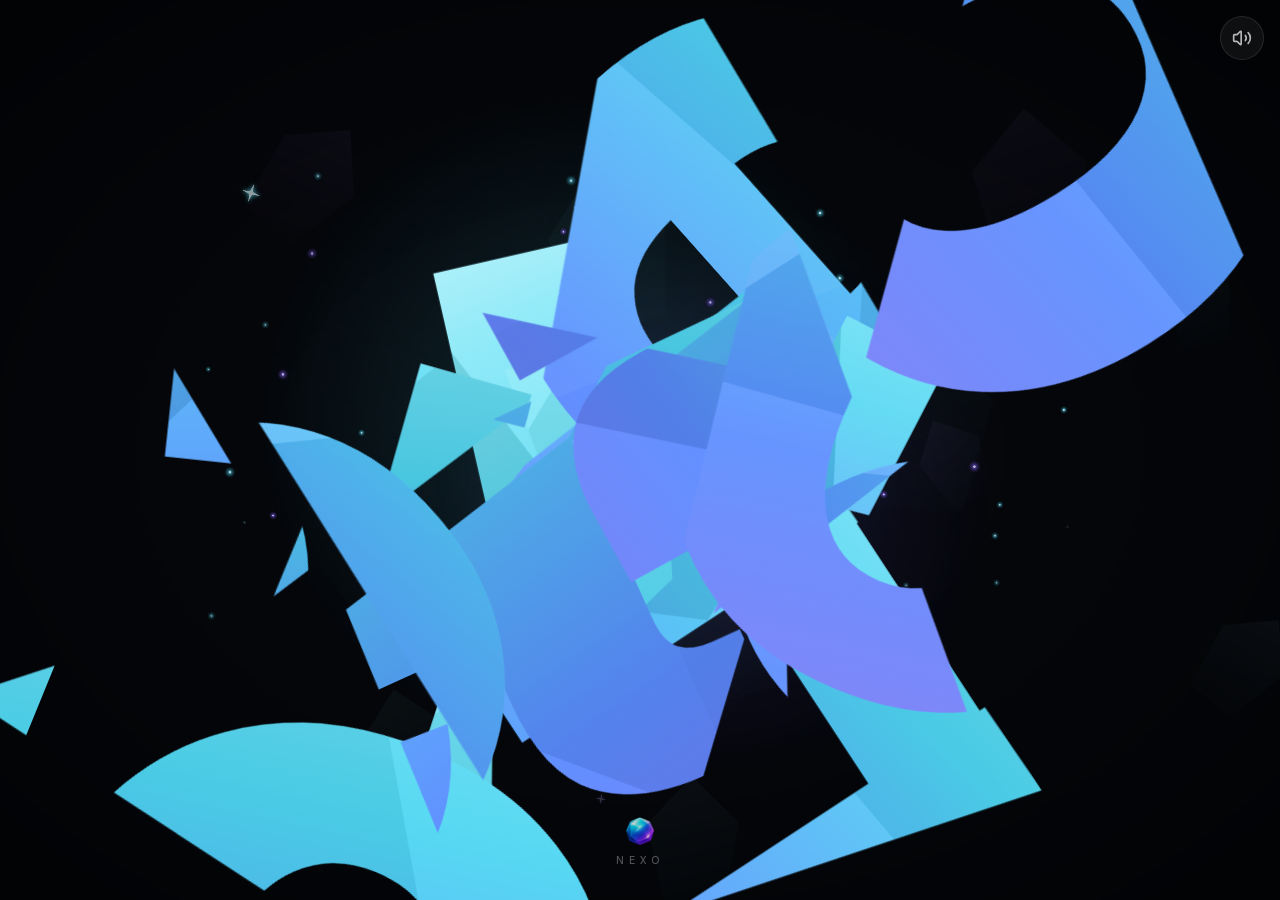
<file: 404/index.html>
<!DOCTYPE html><html lang="de" class="dark geist_a71539c9-module__T19VSG__variable geist_mono_8d43a2aa-module__8Li5zG__variable caveat_f4b61a99-module__qhs43G__variable h-full antialiased"><head><meta charSet="utf-8"/><meta name="viewport" content="width=device-width, initial-scale=1, viewport-fit=cover"/><link rel="preload" as="image" href="/crystal.png"/><link rel="stylesheet" href="/_next/static/chunks/04khlw2bsgxee.css" data-precedence="next"/><link rel="stylesheet" href="/_next/static/chunks/18uikdb6wja9i.css" data-precedence="next"/><link rel="stylesheet" href="/_next/static/chunks/1_z8bjdv9g41i.css" data-precedence="next"/><link rel="preload" as="script" fetchPriority="low" href="/_next/static/chunks/0rqmg49wirni2.js"/><script src="/_next/static/chunks/2i51e627rllld.js" async=""></script><script src="/_next/static/chunks/13mygkiy-sgj0.js" async=""></script><script src="/_next/static/chunks/1ib4xohwn_uib.js" async=""></script><script src="/_next/static/chunks/turbopack-1xsj3ijd8hkog.js" async=""></script><script src="/_next/static/chunks/2uc9e_9ecuros.js" async=""></script><script src="/_next/static/chunks/3tie-uyjdk5lp.js" async=""></script><script src="/_next/static/chunks/333iidkz19foh.js" async=""></script><script src="/_next/static/chunks/0gdm_7kdql0em.js" async=""></script><script src="/_next/static/chunks/3rxwxcda2o2aa.js" async=""></script><script src="/_next/static/chunks/21gkatn-syt3t.js" async=""></script><script src="/_next/static/chunks/3nl4oasslo-i-.js" async=""></script><script src="/_next/static/chunks/3oktc-5a0-7vg.js" async=""></script><script src="/_next/static/chunks/2i873cttck-g4.js" async=""></script><script src="/_next/static/chunks/1rcsd5vnk_sfx.js" async=""></script><script src="/_next/static/chunks/1guqfjhjyr0w4.js" async=""></script><script src="/_next/static/chunks/3259_ziqbqms8.js" async=""></script><meta name="robots" content="noindex"/><meta name="theme-color" content="#0a0a0a"/><meta name="color-scheme" content="dark"/><title>Nexo</title><meta name="description" content="Nexo ist deine kostenlose Schul-App: Stundenplan, Hausaufgaben, Notizen mit Stift, Noten und Planer an einem Ort. Alles bleibt auf deinem Gerät – ohne Konto, ohne Werbung, auch offline."/><meta name="application-name" content="Nexo"/><link rel="manifest" href="/manifest.webmanifest"/><meta name="keywords" content="Schul-App,Stundenplan,Hausaufgaben,Notizen,Noten,Planer,Schule,offline"/><meta name="google-site-verification" content="q62KNZA9tdDv4IZWB9Q8J-BwRxZVMETvucuHafcso_k"/><meta name="google-site-verification" content="Vy8iLFh-w-jxbNN5xSrBkBcuiUnUKpoh8qIJMu3uRIo"/><meta name="mobile-web-app-capable" content="yes"/><meta name="apple-mobile-web-app-title" content="Nexo"/><meta name="apple-mobile-web-app-status-bar-style" content="black-translucent"/><meta property="og:title" content="Nexo"/><meta property="og:description" content="Nexo ist deine kostenlose Schul-App: Stundenplan, Hausaufgaben, Notizen mit Stift, Noten und Planer an einem Ort. Alles bleibt auf deinem Gerät – ohne Konto, ohne Werbung, auch offline."/><meta property="og:url" content="https://nexo-official.github.io/"/><meta property="og:site_name" content="Nexo"/><meta property="og:locale" content="de_DE"/><meta property="og:image" content="https://nexo-official.github.io/icon-512.png"/><meta property="og:image:width" content="512"/><meta property="og:image:height" content="512"/><meta property="og:image:alt" content="Nexo"/><meta property="og:type" content="website"/><meta name="twitter:card" content="summary"/><meta name="twitter:title" content="Nexo"/><meta name="twitter:description" content="Nexo ist deine kostenlose Schul-App: Stundenplan, Hausaufgaben, Notizen mit Stift, Noten und Planer an einem Ort. Alles bleibt auf deinem Gerät – ohne Konto, ohne Werbung, auch offline."/><meta name="twitter:image" content="https://nexo-official.github.io/icon-512.png"/><link rel="icon" href="/icon.png?icon.0kevs3wyk-muc.png" sizes="512x512" type="image/png"/><link rel="apple-touch-icon" href="/apple-icon.png?apple-icon.0-7ggz6d2srgz.png" sizes="180x180" type="image/png"/><meta name="next-size-adjust" content=""/><title>404: This page could not be found.</title><script src="/_next/static/chunks/0cz1d0mv5g_q7.js" noModule=""></script></head><body class="h-full overflow-hidden"><div hidden=""><!--$--><!--/$--></div><div aria-hidden="true" class="nexo-boot"><img src="/crystal.png" alt="" class="nexo-boot-mark" draggable="false"/><span class="nexo-boot-line"></span><span class="nexo-boot-hi"></span></div><script>(self.__next_s=self.__next_s||[]).push([0,{"children":"(function(){try{\nvar d=document.documentElement;\nif(localStorage.getItem(\"nexo:onboarded\")!==\"1\")return;\nvar inst=false||matchMedia(\"(display-mode: standalone)\").matches||navigator.standalone===true;\nif(!inst||sessionStorage.getItem(\"nexo:booted\")){d.setAttribute(\"data-no-boot\",\"\");return;}\nsessionStorage.setItem(\"nexo:booted\",\"1\");\nif(sessionStorage.getItem(\"nexo:greeted\"))return;\nvar p=JSON.parse(localStorage.getItem(\"nexo:profile\")||\"{}\");\nvar n=(p.firstName||\"\").trim();if(!n)return;\nsessionStorage.setItem(\"nexo:greeted\",\"1\");\nvar h={\"de\":{\"m\":\"Guten Morgen, {name}\",\"d\":\"Hallo, {name}\",\"e\":\"Guten Abend, {name}\"},\"en\":{\"m\":\"Good morning, {name}\",\"d\":\"Hi, {name}\",\"e\":\"Good evening, {name}\"},\"fr\":{\"m\":\"Bonjour, {name}\",\"d\":\"Salut, {name}\",\"e\":\"Bonsoir, {name}\"},\"es\":{\"m\":\"Buenos días, {name}\",\"d\":\"Hola, {name}\",\"e\":\"Buenas noches, {name}\"},\"ja\":{\"m\":\"おはよう、{name}\",\"d\":\"こんにちは、{name}\",\"e\":\"こんばんは、{name}\"}};var g=h[localStorage.getItem(\"nexo:locale\")]||h.de;\nvar hr=new Date().getHours();var t=(hr\u003e=5\u0026\u0026hr\u003c11?g.m:hr\u003e=17||hr\u003c5?g.e:g.d).replace(\"{name}\",n);\nd.style.setProperty(\"--boot-hi\",JSON.stringify(t));d.setAttribute(\"data-boot-greet\",\"\");\n}catch(e){}})();","id":"nexo-boot-greet"}])</script><div class="pointer-events-none fixed left-0 top-0 z-50 pl-5 pt-5 sm:pl-8 sm:pt-7"><div class="pointer-events-auto"><div class="relative"><div class="relative transition-[transform,opacity] duration-[450ms] ease-[cubic-bezier(0.22,0.61,0.36,1)]" style="transform:scale(1);transform-origin:top left;opacity:1"><button type="button" aria-label="Menü" data-tour="menu" aria-expanded="false" class="relative flex h-14 items-center rounded-lg outline-none focus-visible:ring-2 focus-visible:ring-ring"><div class="size-14 shrink-0" aria-hidden="true"></div></button><div id="nexo-crystal" aria-hidden="true" class="pointer-events-none absolute left-0 top-0 z-10 will-change-transform" style="width:56px;height:56px;transform:translateX(-6px);transform-origin:0% 0% 0"><img src="/crystal.png" alt="" aria-hidden="true" draggable="false" class="select-none object-contain size-full"/></div><div aria-hidden="true" class="pointer-events-none absolute left-0 top-0 z-10 whitespace-nowrap" style="opacity:0;transform:translateX(66px) translateY(28px)"><span class="block -translate-y-1/2 font-semibold leading-none tracking-tight text-foreground" style="font-size:1.5rem">Workspace</span></div><div aria-hidden="true" class="absolute left-0 top-0 flex flex-col" style="pointer-events:none;visibility:hidden"><div aria-hidden="true" class="pointer-events-none absolute -inset-x-8 -inset-y-4 backdrop-blur-[3px] [mask-image:linear-gradient(to_right,transparent,black_22%,black_78%,transparent),linear-gradient(to_bottom,transparent,black_14%,black_86%,transparent)] [mask-composite:intersect] [-webkit-mask-image:linear-gradient(to_right,transparent,black_22%,black_78%,transparent),linear-gradient(to_bottom,transparent,black_14%,black_86%,transparent)] [-webkit-mask-composite:source-in]" style="opacity:0"></div><button type="button" data-tour="menu-settings" class="group relative flex h-14 items-center gap-3 text-left" style="opacity:0;transform:translateY(-8px)"><span class="relative grid size-11 shrink-0 place-items-center overflow-hidden rounded-full bg-surface-2 text-sm font-semibold text-muted ring-1 ring-border transition-[opacity,color] duration-300 group-hover:text-foreground"></span><span class="text-lg font-semibold tracking-tight text-muted transition-colors group-hover:text-accent">Einstellungen</span></button><button type="button" data-tour="menu-workspace" class="group relative flex h-12 items-center text-left" style="opacity:0;transform:translateY(-8px)"><span class="text-2xl font-semibold tracking-tight transition-colors duration-200 text-muted group-hover:text-accent">Workspace</span></button><button type="button" data-tour="menu-school" class="group relative flex h-12 items-center text-left" style="opacity:0;transform:translateY(-8px)"><span class="text-2xl font-semibold tracking-tight transition-colors duration-200 text-muted group-hover:text-accent">Schule</span></button><button type="button" data-tour="menu-planner" class="group relative flex h-12 items-center text-left" style="opacity:0;transform:translateY(-8px)"><span class="text-2xl font-semibold tracking-tight transition-colors duration-200 text-muted group-hover:text-accent">Planer</span></button><button type="button" data-tour="menu-progress" class="group relative flex h-12 items-center text-left" style="opacity:0;transform:translateY(-8px)"><span class="text-2xl font-semibold tracking-tight transition-colors duration-200 text-muted group-hover:text-accent">Fortschritt</span></button><button type="button" data-tour="menu-nexoAi" class="group relative flex h-12 items-center text-left" style="opacity:0;transform:translateY(-8px)"><span class="text-2xl font-semibold tracking-tight transition-colors duration-200 text-muted group-hover:text-accent">Nexo AI</span><span class="ml-2 self-center text-xs font-medium text-faint">bald</span></button><button type="button" data-tour="menu-community" class="group relative flex h-12 items-center text-left" style="opacity:0;transform:translateY(-8px)"><span class="text-2xl font-semibold tracking-tight transition-colors duration-200 text-muted group-hover:text-accent">Community</span><span class="ml-2 self-center text-xs font-medium text-faint">bald</span></button></div></div></div></div></div><main class="h-full"><div style="font-family:system-ui,&quot;Segoe UI&quot;,Roboto,Helvetica,Arial,sans-serif,&quot;Apple Color Emoji&quot;,&quot;Segoe UI Emoji&quot;;height:100vh;text-align:center;display:flex;flex-direction:column;align-items:center;justify-content:center"><div><style>body{color:#000;background:#fff;margin:0}.next-error-h1{border-right:1px solid rgba(0,0,0,.3)}@media (prefers-color-scheme:dark){body{color:#fff;background:#000}.next-error-h1{border-right:1px solid rgba(255,255,255,.3)}}</style><h1 class="next-error-h1" style="display:inline-block;margin:0 20px 0 0;padding:0 23px 0 0;font-size:24px;font-weight:500;vertical-align:top;line-height:49px">404</h1><div style="display:inline-block"><h2 style="font-size:14px;font-weight:400;line-height:49px;margin:0">This page could not be found.</h2></div></div></div><!--$--><!--/$--></main><div aria-hidden="true" class="pointer-events-none fixed inset-0 z-[180]"></div><script src="/_next/static/chunks/0rqmg49wirni2.js" id="_R_" async=""></script><script>(self.__next_f=self.__next_f||[]).push([0])</script><script>self.__next_f.push([1,"1:\"$Sreact.fragment\"\n2:I[78384,[\"/_next/static/chunks/2uc9e_9ecuros.js\",\"/_next/static/chunks/3tie-uyjdk5lp.js\",\"/_next/static/chunks/333iidkz19foh.js\",\"/_next/static/chunks/0gdm_7kdql0em.js\",\"/_next/static/chunks/3rxwxcda2o2aa.js\",\"/_next/static/chunks/21gkatn-syt3t.js\",\"/_next/static/chunks/3nl4oasslo-i-.js\",\"/_next/static/chunks/3oktc-5a0-7vg.js\",\"/_next/static/chunks/2i873cttck-g4.js\",\"/_next/static/chunks/1rcsd5vnk_sfx.js\"],\"BootSplash\"]\n3:I[79520,[\"/_next/static/chunks/2uc9e_9ecuros.js\",\"/_next/static/chunks/3tie-uyjdk5lp.js\",\"/_next/static/chunks/333iidkz19foh.js\",\"/_next/static/chunks/0gdm_7kdql0em.js\",\"/_next/static/chunks/3rxwxcda2o2aa.js\",\"/_next/static/chunks/21gkatn-syt3t.js\",\"/_next/static/chunks/3nl4oasslo-i-.js\",\"/_next/static/chunks/3oktc-5a0-7vg.js\",\"/_next/static/chunks/2i873cttck-g4.js\",\"/_next/static/chunks/1rcsd5vnk_sfx.js\"],\"\"]\n5:I[5748,[\"/_next/static/chunks/2uc9e_9ecuros.js\",\"/_next/static/chunks/3tie-uyjdk5lp.js\",\"/_next/static/chunks/333iidkz19foh.js\",\"/_next/static/chunks/0gdm_7kdql0em.js\",\"/_next/static/chunks/3rxwxcda2o2aa.js\",\"/_next/static/chunks/21gkatn-syt3t.js\",\"/_next/static/chunks/3nl4oasslo-i-.js\",\"/_next/static/chunks/3oktc-5a0-7vg.js\",\"/_next/static/chunks/2i873cttck-g4.js\",\"/_next/static/chunks/1rcsd5vnk_sfx.js\"],\"MotionSetup\"]\n6:I[59256,[\"/_next/static/chunks/2uc9e_9ecuros.js\",\"/_next/static/chunks/3tie-uyjdk5lp.js\",\"/_next/static/chunks/333iidkz19foh.js\",\"/_next/static/chunks/0gdm_7kdql0em.js\",\"/_next/static/chunks/3rxwxcda2o2aa.js\",\"/_next/static/chunks/21gkatn-syt3t.js\",\"/_next/static/chunks/3nl4oasslo-i-.js\",\"/_next/static/chunks/3oktc-5a0-7vg.js\",\"/_next/static/chunks/2i873cttck-g4.js\",\"/_next/static/chunks/1rcsd5vnk_sfx.js\"],\"AppMenu\"]\n7:I[39756,[\"/_next/static/chunks/2uc9e_9ecuros.js\",\"/_next/static/chunks/3tie-uyjdk5lp.js\",\"/_next/static/chunks/333iidkz19foh.js\",\"/_next/static/chunks/0gdm_7kdql0em.js\",\"/_next/static/chunks/3rxwxcda2o2aa.js\",\"/_next/static/chunks/21gkatn-syt3t.js\",\"/_next/static/chunks/3nl4oasslo-i-.js\",\"/_next/static/chunks/3oktc-5a0-7vg.js\",\"/_next/static/chunks/2i873cttck-g4.js\",\"/_next/static/chunks/1rcsd5vnk_sfx.js\"],\"default\"]\n8:I[58298,[\"/_next/static/chunks/2uc9e_9ecuros.js\",\"/_next/static/chunks/3tie-uyjdk5lp.js\",\"/_next/static/chunks/333iidkz19foh.js\",\"/_next/static/chunks/0gdm_7kdql0em.js\",\"/_next/static/chunks/3rxwxcda2o2aa.js\",\"/_next/static/chunks/21gkatn-syt3t.js\",\"/_next/static/chunks/3nl4oasslo-i-.js\",\"/_next/static/chunks/3oktc-5a0-7vg.js\",\"/_next/static/chunks/2i873cttck-g4.js\",\"/_next/static/chunks/1rcsd5vnk_sfx.js\",\"/_next/static/chunks/1guqfjhjyr0w4.js\"],\"default\"]\n9:I[37457,[\"/_next/static/chunks/2uc9e_9ecuros.js\",\"/_next/static/chunks/3tie-uyjdk5lp.js\",\"/_next/static/chunks/333iidkz19foh.js\",\"/_next/static/chunks/0gdm_7kdql0em.js\",\"/_next/static/chunks/3rxwxcda2o2aa.js\",\"/_next/static/chunks/21gkatn-syt3t.js\",\"/_next/static/chunks/3nl4oasslo-i-.js\",\"/_next/static/chunks/3oktc-5a0-7vg.js\",\"/_next/static/chunks/2i873cttck-g4.js\",\"/_next/static/chunks/1rcsd5vnk_sfx.js\"],\"default\"]\n26:I[63491,[\"/_next/static/chunks/2uc9e_9ecuros.js\",\"/_next/static/chunks/3tie-uyjdk5lp.js\",\"/_next/static/chunks/333iidkz19foh.js\",\"/_next/static/chunks/0gdm_7kdql0em.js\",\"/_next/static/chunks/3rxwxcda2o2aa.js\",\"/_next/static/chunks/21gkatn-syt3t.js\",\"/_next/static/chunks/3nl4oasslo-i-.js\",\"/_next/static/chunks/3oktc-5a0-7vg.js\",\"/_next/static/chunks/2i873cttck-g4.js\",\"/_next/static/chunks/1rcsd5vnk_sfx.js\",\"/_next/static/chunks/3259_ziqbqms8.js\"],\"default\"]\n:HL[\"/_next/static/chunks/04khlw2bsgxee.css\",\"style\"]\n:HL[\"/_next/static/chunks/18uikdb6wja9i.css\",\"style\"]\n:HL[\"/_next/static/chunks/1_z8bjdv9g41i.css\",\"style\"]\n4:T4b4,(function(){try{\nvar d=document.documentElement;\nif(localStorage.getItem(\"nexo:onboarded\")!==\"1\")return;\nvar inst=false||matchMedia(\"(display-mode: standalone)\").matches||navigator.standalone===true;\nif(!inst||sessionStorage.getItem(\"nexo:booted\")){d.setAttribute(\"data-no-boot\",\"\");return;}\nsessionStorage.setItem(\"nexo:booted\",\"1\");\nif(sessionStorage.getItem(\"nexo:greeted\"))return;\nvar p=JSON.parse(localStorage.getItem(\"nexo:profile\")||\"{}\");\nvar n=(p.firstName||\"\").trim();if(!n)return;\nsessionStorage.setItem(\"nexo:greeted\",\"1\");\nvar h={\"de\":{\"m\":\"Guten Morgen, {name}\",\"d\":\"Hallo, {name}\",\"e\":\"Guten Abend, {name}\"},\"en\":{\"m\":\"Good morning, {name}\",\"d\":\"Hi, {name}\",\"e\":\"Good evening, {name}\"},\"fr\":{\"m\":\"Bonjour, {name}\",\"d\":\"Salut, {name}\",\"e\":\"Bonsoir, {name}\"},\"es\":{\"m\":\"Buenos días, {name}\",\"d\":\"Hola, {name}\",\"e\":\"Buenas noches, {name}\"},\"ja\":{\"m\":\"おはよう、{name}\",\"d\":\"こんにちは、{name}\",\"e\":\"こんばんは、{name}\"}};var g=h[localStorage.getItem(\"nexo:locale\")]||h.de;\nvar hr=new Date().getHours();var t=(hr\u003e=5\u0026\u0026hr\u003c11?g.m:hr\u003e=17||hr\u003c5?g.e:g.d).replace(\"{name}\",n);\nd.style.setProperty(\"--boot-hi\",JSON.stringify(t));d.setAttribute(\"data-boot-greet\",\"\");\n}catch(e){}})();24:X\n0:{\"P\":null,\"c\":[\"\",\"_not-found\",\"\"],\"q\":\"\",\"i\":false,\"f\":[[[\"\",{\"children\":[\"/_not-found\",{\"children\":[\"__PAGE__\",{},\"$undefined\",\"$undefined\",4608]},\"$undefined\",\"$undefined\",4608]},\"$undefined\",\"$undefined\",4624],[[\"$\",\"$1\",\"c\",{\"children\":[[[\"$\",\"link\",\"0\",{\"rel\":\"stylesheet\",\"href\":\"/_next/static/chunks/04khlw2bsgxee.css\",\"precedence\":\"next\",\"crossOrigin\":\"$undefined\",\"nonce\":\"$undefined\"}],[\"$\",\"link\",\"1\",{\"rel\":\"stylesheet\",\"href\":\"/_next/static/chunks/18uikdb6wja9i.css\",\"precedence\":\"next\",\"crossOrigin\":\"$undefined\",\"nonce\":\"$undefined\"}],[\"$\",\"link\",\"2\",{\"rel\":\"stylesheet\",\"href\":\"/_next/static/chunks/1_z8bjdv9g41i.css\",\"precedence\":\"next\",\"crossOrigin\":\"$undefined\",\"nonce\":\"$undefined\"}],[\"$\",\"script\",\"script-0\",{\"src\":\"/_next/static/chunks/2uc9e_9ecuros.js\",\"async\":true,\"nonce\":\"$undefined\"}],[\"$\",\"script\",\"script-1\",{\"src\":\"/_next/static/chunks/3tie-uyjdk5lp.js\",\"async\":true,\"nonce\":\"$undefined\"}],[\"$\",\"script\",\"script-2\",{\"src\":\"/_next/static/chunks/333iidkz19foh.js\",\"async\":true,\"nonce\":\"$undefined\"}],[\"$\",\"script\",\"script-3\",{\"src\":\"/_next/static/chunks/0gdm_7kdql0em.js\",\"async\":true,\"nonce\":\"$undefined\"}],[\"$\",\"script\",\"script-4\",{\"src\":\"/_next/static/chunks/3rxwxcda2o2aa.js\",\"async\":true,\"nonce\":\"$undefined\"}],[\"$\",\"script\",\"script-5\",{\"src\":\"/_next/static/chunks/21gkatn-syt3t.js\",\"async\":true,\"nonce\":\"$undefined\"}],[\"$\",\"script\",\"script-6\",{\"src\":\"/_next/static/chunks/3nl4oasslo-i-.js\",\"async\":true,\"nonce\":\"$undefined\"}],[\"$\",\"script\",\"script-7\",{\"src\":\"/_next/static/chunks/3oktc-5a0-7vg.js\",\"async\":true,\"nonce\":\"$undefined\"}],[\"$\",\"script\",\"script-8\",{\"src\":\"/_next/static/chunks/2i873cttck-g4.js\",\"async\":true,\"nonce\":\"$undefined\"}],[\"$\",\"script\",\"script-9\",{\"src\":\"/_next/static/chunks/1rcsd5vnk_sfx.js\",\"async\":true,\"nonce\":\"$undefined\"}]],[\"$\",\"html\",null,{\"lang\":\"de\",\"suppressHydrationWarning\":true,\"className\":\"dark geist_a71539c9-module__T19VSG__variable geist_mono_8d43a2aa-module__8Li5zG__variable caveat_f4b61a99-module__qhs43G__variable h-full antialiased\",\"children\":[\"$\",\"body\",null,{\"className\":\"h-full overflow-hidden\",\"children\":[[\"$\",\"$L2\",null,{}],[\"$\",\"$L3\",null,{\"id\":\"nexo-boot-greet\",\"strategy\":\"beforeInteractive\",\"children\":\"$4\"}],[\"$\",\"$L5\",null,{\"children\":[[\"$\",\"div\",null,{\"className\":\"pointer-events-none fixed left-0 top-0 z-50 pl-5 pt-5 sm:pl-8 sm:pt-7\",\"children\":[\"$\",\"div\",null,{\"className\":\"pointer-events-auto\",\"children\":[\"$\",\"$L6\",null,{}]}]}],[\"$\",\"main\",null,{\"className\":\"h-full\",\"children\":[\"$\",\"$L7\",null,{\"parallelRouterKey\":\"children\",\"error\":\"$8\",\"errorStyles\":[],\"errorScripts\":[[\"$\",\"script\",\"script-0\",{\"src\":\"/_next/static/chunks/1guqfjhjyr0w4.js\",\"async\":true,\"nonce\":\"$undefined\"}]],\"template\":[\"$\",\"$L9\",null,{}],\"templateStyles\":\"$undefined\",\"templateScripts\":\"$undefined\",\"notFound\":[[[\"$\",\"title\",null,{\"children\":\"404: This page could not be found.\"}],[\"$\",\"div\",null,{\"style\":{\"fontFamily\":\"system-ui,\\\"Segoe UI\\\",Roboto,Helvetica,Arial,sans-serif,\\\"Apple Color Emoji\\\",\\\"Segoe UI Emoji\\\"\",\"height\":\"100vh\",\"textAlign\":\"center\",\"display\":\"flex\",\"flexDirection\":\"column\",\"alignItems\":\"center\",\"justifyContent\":\"center\"},\"children\":[\"$\",\"div\",null,{\"children\":[[\"$\",\"style\",null,{\"dangerouslySetInnerHTML\":{\"__html\":\"body{color:#000;background:#fff;margin:0}.next-error-h1{border-right:1px solid rgba(0,0,0,.3)}@media (prefers-color-scheme:dark){body{color:#fff;background:#000}.next-error-h1{border-right:1px solid rgba(255,255,255,.3)}}\"}}],\"$La\",\"$Lb\"]}]}]],[]],\"forbidden\":\"$undefined\",\"unauthorized\":\"$undefined\"}]}],\"$Lc\",\"$Ld\",\"$Le\",\"$Lf\",\"$L10\",\"$L11\",\"$L12\",\"$L13\",\"$L14\",\"$L15\",\"$L16\",\"$L17\",\"$L18\",\"$L19\",\"$L1a\",\"$L1b\",\"$L1c\",\"$L1d\",\"$L1e\"]}],\"$L1f\",\"$L20\",\"$L21\"]}]}]]}],{\"children\":[\"$L22\",{\"children\":[\"$L23\",{},null,false,null]},null,false,\"$24\"]},null,false,null],\"$L25\",false]],\"m\":\"$undefined\",\"G\":[\"$26\",[\"$L27\",\"$L28\",\"$L29\"]],\"S\":true,\"h\":null,\"r\":\"$undefined\",\"s\":\"$undefined\",\"a\":\"$undefined\",\"l\":\"$undefined\",\"p\":\"$undefined\",\"d\":\"$undefined\",\"b\":\"VzhujhoLxcGmxuNbGzMb0\"}\n2a:I[42638,[\"/_next/static/chunks/2uc9e_9ecuros.js\",\"/_next/static/chunks/3tie-uyjdk5lp.js\",\"/_next/static/chunks/333iidkz19foh.js\",\"/_next/static/chunks/0gdm_7kdql0em.js\",\"/_next/static/chunks/3rxwxcda2o2aa.js\",\"/_next/static/chunks/21gkatn-syt3t.js\",\"/_next/static/chunks/3nl4oasslo-i-.js\",\"/_next/static/chunks/3oktc-5a0-7vg.js\",\"/_next/static/chunks/2i873cttck-g4.js\",\"/_next/static/chunks/1rcsd5vnk_sfx.js\"],\"BackToWorkspace\"]\n2b:I[83826,[\"/_next/static/chunks/2uc9e_9ecuros.js\",\"/_next/static/chunks/3tie-uyjdk5lp.js\",\"/_next/static/chunks/333iidkz19foh.js\",\"/_next/static/chunks/0gdm_7kdql0em.js\",\"/_next/static/chunks/3rxwxcda2o2aa.js\",\"/_next/static/chunks/21gkatn-syt3t.js\",\"/_next/static/chunks/3nl4oasslo-i-.js\",\"/_next/static/chunks/3oktc-5a0-7vg.js\",\"/_next/static/chunks/2i873cttck-g4.js\",\"/_next/static/chunks/1rcsd5vnk_sfx.js\"],\"UndoToast\"]\n2c:I[902,[\"/_next/static/chunks/2uc9e_9ecuros.js\",\"/_next/static/chunks/3tie-uyjdk5lp.js\",\"/_next/static/chunks/333iidkz19foh.js\",\"/_next/static/chunks/0gdm_7kdql0em.js\",\"/_next/static/chunks/3rxwxcda2o2aa.js\",\"/_next/static/chunks/21gkatn-syt3t.js\",\"/_next/static/chunks/3nl4oasslo-i-.js\",\"/_next/static/chunks/3oktc-5a0-7vg.js\",\"/_next/static/chunks/2i873cttck-g4.js\",\"/_next/static/chunks/1rcsd5vnk_sfx.js\"],\"BackupReminder\"]\n2d:I[54981,[\"/_next/static/chunks/2uc9e_9ecuros.js\",\"/_next/static/chunks/3tie-uyjdk5lp.js\",\"/_next/static/chunks/333iidkz19foh.js\",\"/_next/static/chunks/0gdm_7kdql0em.js\",\"/_next/static/chunks/3rxwxcda2o2aa.js\",\"/_next/static/chunks/21gkatn-syt3t.js\",\"/_next/static/chunks/3nl4oasslo-i-.js\",\"/_next/static/chunks/3oktc-5a0-7vg.js\",\"/_next/static/chunks/2i873cttck-g4.js\",\"/_next/static/chunks/1rcsd5vnk_sfx.js\"],\"Onboarding\"]\n2e:I[29766,[\"/_next/static/chunks/2uc9e_9ecuros.js\",\"/_next/static/chunks/3tie-uyjdk5lp.js\",\"/_next/static/chunks/333iidkz19foh.js\",\"/_next/static/chunks/0gdm_7kdql0em.js\",\"/_next/static/chunks/3rxwxcda2o2aa.js\",\"/_next/static/chunks/21gkatn-syt3t.js\",\"/_next/static/chunks/3nl4oasslo-i-.js\",\"/_next/static/chunks/3oktc-5a0-7vg.js\",\"/_next/static/chunks/2i873cttck-g4.js\",\"/_next/static/chunks/1rcsd5vnk_sfx.js\"],\"TourOverlay\"]\n2f:I[33392,[\"/_next/static/chunks/2uc9e_9ecuros.js\",\"/_next/static/chunks/3tie-uyjdk5lp.js\",\"/_next/static/chunks/333iidkz19foh.js\",\"/_next/static/chunks/0gdm_7kdql0em.js\",\"/_next/static/chunks/3rxwxcda2o2aa.js\",\"/_next/static/chunks/21gkatn-syt3t.js\",\"/_next/static/chunks/3nl4oasslo-i-.js\",\"/_next/static/chunks/3oktc-5a0-7vg.js\",\"/_next/static/chunks/2i873cttck-g4.js\",\"/_next/static/chunks/1rcsd5vnk_sfx.js\"],\"HoverHint\"]\n30:I[83347,[\"/_next/static/chunks/2uc9e_9ecuros.js\",\"/_next/static/chunks/3tie-uyjdk5lp.js\",\"/_next/static/chunks/333iidkz19foh.js\",\"/_next/static/chunks/0gdm_7kdql0em.js\",\"/_next/static/chunks/3rxwxcda2o2aa.js\",\"/_next/static/chunks/21gkatn-syt3t.js\",\"/_next/static/chunks/3nl4oasslo-i-.js\",\"/_next/static/chunks/3oktc-5a0-7vg.js\",\"/_next/static/chunks/2i873cttck-g4.js\",\"/_next/static/chunks/1rcsd5vnk_sfx.js\"],\"PenHover\"]\n31:I[71241,[\"/_next/static/chunks/2uc9e_9ecuros.js\",\"/_next/static/chunks/3tie-uyjdk5lp.js\",\"/_next/static/chunks/333iidkz19foh.js\",\"/_next/static/chunks/0gdm_7kdql0em.js\",\"/_next/static/chunks/3rxwxcda2o2aa.js\",\"/_next/static/chunks/21gkatn-syt3t.js\",\"/_next/static/chunks/3nl4oasslo-i-.js\",\"/_next/static/chunks/3oktc-5a0-7vg.js\",\"/_next/static/chunks/2i873cttck-g4.js\",\"/_next/static/chunks/1rcsd5vnk_sfx.js\"],\"CheckBurst\"]\n32:I[97630,[\"/_next/static/chunks/2uc9e_9ecuros.js\",\"/_next/static/chunks/3tie-uyjdk5lp.js\",\"/_next/static/chunks/333iidkz19foh.js\",\"/_next/static/chunks/0gdm_7kdql0em.js\",\"/_next/static/chunks/3rxwxcda2o2aa.js\",\"/_next/static/chunks/21gkatn-syt3t.js\",\"/_next/static/chunks/3nl4oasslo-i-.js\",\"/_next/static/chunks/3oktc-5a0-7vg.js\",\"/_next/static/chunks/2i873cttck-g4.js\",\"/_next/static/chunks/1rcsd5vnk_sfx.js\"],\"QuickHomeworkHost\"]\n33:I[26009,[\"/_next/static/chunks/2uc9e_9ecuros.js\",\"/_next/static/chunks/3tie-uyjdk5lp.js\",\"/_next/static/chunks/333iidkz19foh.js\",\"/_next/static/chunks/0gdm_7kdql0em.js\",\"/_next/static/chunks/3rxwxcda2o2aa.js\",\"/_next/static/chunks/21gkatn-syt3t.js\",\"/_next/static/chunks/3nl4oasslo-i-.js\",\"/_next/static/chunks/3oktc-5a0-7vg.js\",\"/_next/static/chunks/2i873cttck-g4.js\",\"/_next/static/chunks/1rcsd5vnk_sfx.js\"],\"CommandPalette\"]\n34:I[17892,[\"/_next/static/chunks/2uc9e_9ecuros.js\",\"/_next/static/chunks/3tie-uyjdk5lp.js\",\"/_next/static/chunks/333iidkz19foh.js\",\"/_next/static/chunks/0gdm_7kdql0em.js\",\"/_next/static/chunks/3rxwxcda2o2aa.js\",\"/_next/static/chunks/21gkatn-syt3t.js\",\"/_next/static/chunks/3nl4oasslo-i-.js\",\"/_next/static/chunks/3oktc-5a0-7vg.js\",\"/_next/static/chunks/2i873cttck-g4.js\",\"/_next/static/chunks/1rcsd5vnk_sfx.js\"],\"PullToSearch\"]\n35:I[43672,[\"/_next/static/chunks/2uc9e_9ecuros.js\",\"/_next/static/chunks/3tie-uyjdk5lp.js\",\"/_next/static/chunks/333iidkz19foh.js\",\"/_next/static/chunks/0gdm_7kdql0em.js\",\"/_next/static/chunks/3rxwxcda2o2aa.js\",\"/_next/static/chunks/21gkatn-syt3t.js\",\"/_next/static/chunks/3nl4oasslo-i-.js\",\"/_next/static/chunks/3oktc-5a0-7vg.js\",\"/_next/static/chunks/2i873cttck-g4.js\",\"/_next/static/chunks/1rcsd5vnk_sfx.js\"],\"ReminderHost\"]\n36:I[23246,[\"/_next/static/chunks/2uc9e_9ecuros.js\",\"/_next/static/chunks/3tie-uyjdk5lp.js\",\"/_next/static/chunks/333iidkz19foh.js\",\"/_next/static/chunks/0gdm_7kdql0em.js\",\"/_next/static/chunks/3rxwxcda2o2aa.js\",\"/_next/static/chunks/21gkatn-syt3t.js\",\"/_next/static/chunks/3nl4oasslo-i-.js\",\"/_next/static/chunks/3oktc-5a0-7vg.js\",\"/_next/static/chunks/2i873cttck-g4.js\",\"/_next/static/chunks/1rcsd5vnk_sfx.js\"],\"StudyHost\"]\n37:I[38363,[\"/_next/static/chunks/2uc9e_9ecuros.js\",\"/_next/static/chunks/3tie-uyjdk5lp.js\",\"/_next/static/chunks/333iidkz19foh.js\",\"/_next/static/chunks/0gdm_7kdql0em.js\",\"/_next/static/chunks/3rxwxcda2o2aa.js\",\"/_next/static/chunks/21gkatn-syt3t.js\",\"/_next/static/chunks/3nl4oasslo-i-.js\",\"/_next/static/chunks/3oktc-5a0-7vg.js\",\"/_next/static/chunks/2i873cttck-g4.js\",\"/_next/static/chunks/1rcsd5vnk_sfx.js\"],\"TimerHost\"]\n38:I[45813,[\"/_next/static/chunks/2uc9e_9ecuros.js\",\"/_next/static/chunks/3tie-uyjdk5lp.js\",\"/_next/static/chunks/333iidkz19foh.js\",\"/_next/static/chunks/0gdm_7kdql0em.js\",\"/_next/static/chunks/3rxwxcda2o2aa.js\",\"/_next/static/chunks/21gkatn-syt3t.js\",\"/_next/static/chunks/3nl4oasslo-i-.js\",\"/_next/static/chunks/3oktc-5a0-7vg.js\",\"/_next/static/chunks/2i873cttck-g4.js\",\"/_next/static/chunks/1rcsd5vnk_sfx.js\"],\"NudgeHost\"]\n39:I[29778,[\"/_next/static/chunks/2uc9e_9ecuros.js\",\"/_next/static/chunks/3tie-uyjdk5lp.js\",\"/_next/static/chunks/333iidkz19foh.js\",\"/_next/static/chunks/0gdm_7kdql0em.js\",\"/_next/static/chunks/3rxwxcda2o2aa.js\",\"/_next/static/chunks/21gkatn-syt3t.js\",\"/_next/static/chunks/3nl4oasslo-i-.js\",\"/_next/static/chunks/3oktc-5a0-7vg.js\",\"/_next/static/chunks/2i873cttck-g4.js\",\"/_next/static/chunks/1rcsd5vnk_sfx.js\"],\"ReliabilityHost\"]\n3a:I[66452,[\"/_next/static/chunks/2uc9e_9ecuros.js\",\"/_next/static/chunks/3tie-uyjdk5lp.js\",\"/_next/static/chunks/333iidkz19foh.js\",\"/_next/static/chunks/0gdm_7kdql0em.js\",\"/_next/static/chunks/3rxwxcda2o2aa.js\",\"/_next/static/chunks/21gkatn-syt3t.js\",\"/_next/static/chunks/3nl4oasslo-i-.js\",\"/_next/static/chunks/3oktc-5a0-7vg.js\",\"/_next/static/chunks/2i873cttck-g4.js\",\"/_next/static/chunks/1rcsd5vnk_sfx.js\"],\"TiltHost\"]\n3b:I[72330,[\"/_next/static/chunks/2uc9e_9ecuros.js\",\"/_next/static/chunks/3tie-uyjdk5lp.js\",\"/_next/static/chunks/333iidkz19foh.js\",\"/_next/static/chunks/0gdm_7kdql0em.js\",\"/_next/static/chunks/3rxwxcda2o2aa.js\",\"/_next/static/chunks/21gkatn-syt3t.js\",\"/_next/static/chunks/3nl4oasslo-i-.js\",\"/_next/static/chunks/3oktc-5a0-7vg.js\",\"/_next/static/chunks/2i873cttck-g4.js\",\"/_next/static/chunks/1rcsd5vnk_sfx.js\"],\"ProgressHost\"]\n3c:I[54462,[\"/_next/static/chunks/2uc9e_9ecuros.js\",\"/_next/static/chunks/3tie-uyjdk5lp.js\",\"/_next/static/chunks/333iidkz19foh.js\",\"/_next/static/chunks/0gdm_7kdql0em.js\",\"/_next/static/chunks/3rxwxcda2o2aa.js\",\"/_next/static/chunks/21gkatn-syt3t.js\",\"/_next/static/chunks/3nl4oasslo-i-.js\",\"/_next/static/chunks/3oktc-5a0-7vg.js\",\"/_next/static/chunks/2i873cttck-g4.js\",\"/_next/static/chunks/1rcsd5vnk_sfx.js\"],\"AppRouteFix\"]\n3d:I[32489,[\"/_next/static/chunks/2uc9e_9ecuros.js\",\"/_next/static/chunks/3tie-uyjdk5lp.js\",\"/_next/static/chunks/333iidkz19foh.js\",\"/_next/static/chunks/0gdm_7kdql0em.js\",\"/_next/static/chunks/3rxwxcda2o2aa.js\",\"/_next/static/chunks/21gkatn-syt3t.js\",\"/_next/static/chunks/3nl4oasslo-i-.js\",\"/_next/static/chunks/3oktc-5a0-7vg.js\",\"/_next/static/chunks/2i873cttck-g4.js\",\"/_next/static/chunks/1rcsd5vnk_sfx.js\"],\"PerfGuard\"]\n3e:I[86737,[\"/_next/static/chunks/2uc9e_9ecuros.js\",\"/_next/static/chunks/3tie-uyjdk5lp.js\",\"/_next/static/chunks/333iidkz19foh.js\",\"/_next/static/chunks/0gdm_7kdql0em.js\",\"/_next/static/chunks/3rxwxcda2o2aa.js\",\"/_next/static/chunks/21gkatn-syt3t.js\",\"/_next/static/chunks/3nl4oasslo-i-.js\",\"/_next/static/chunks/3oktc-5a0-7vg.js\",\"/_next/static/chunks/2i873cttck-g4.js\",\"/_next/static/chunks/1rcsd5vnk_sfx.js\"],\"Warmup\"]\n3f:I[19280,[\"/_next/static/chunks/2uc9e_9ecuros.js\",\"/_next/static/chunks/3tie-uyjdk5lp.js\",\"/_next/static/chunks/333iidkz19foh.js\",\"/_next/static/chunks/0gdm_7kdql0em.js\",\"/_next/static/chunks/3rxwxcda2o2aa.js\",\"/_next/static/chunks/21gkatn-syt3t.js\",\"/_next/static/chunks/3nl4oasslo-i-.js\",\"/_next/static/chunks/3oktc-5a0-7vg.js\",\"/_next/static/chunks/2i873cttck-g4.js\",\"/_next/static/chunks/1rcsd5vnk_sfx.js\"],\"ServiceWorkerRegister\"]\n40:I[97367,[\"/_next/static/chunks/2uc9e_9ecuros.js\",\"/_next/static/chunks/3tie-uyjdk5lp.js\",\"/_next/static/chunks/333iidkz19foh.js\",\"/_next/static/chunks/0gdm_7kdql0em.js\",\"/_next/static/chunks/3rxwxcda2o2aa.js\",\"/_next/static/chunks/21gkatn-syt3t.js\",\"/_next/static/chunks/3nl4oasslo-i-.js\",\"/_next/static/chunks/3oktc-5a0-7vg.js\",\"/_next/static/chunks/2i873cttck-g4.js\",\"/_next/static/chunks/1rcsd5vnk_sfx.js\"],\"OutletBoundary\"]\n41:\"$Sreact.suspense\"\n43:I[97367,[\"/_next/static/chunks/2uc9e_9ecuros.js\",\"/_next/static/chunks/3tie-uyjdk5lp.js\",\"/_next/static/chunks/333iidkz19foh.js\",\"/_next/static/chunks/0gdm_7kdql0em.js\",\"/_next/static/chunks/3rxwxcda2o2aa.js\",\"/_next/static/chunks/21gkatn-syt3t.js\",\"/_next/static/chunks/3nl4oasslo-i-.js\",\"/_next/static/chunks/3oktc-5a0-7vg.js\",\"/_next/static/chunks/2i873cttck-g4.js\",\"/_next/static/chunks/1rcsd5vnk_sfx.js\"],\"ViewportBoundary\"]\n45:I[97367,[\"/_next/static/chunks/2uc9e_9ecuros.js\",\"/_next/static/chunks/3tie-uyjdk5lp.js\",\"/_next/static/chunks/333iidkz19foh.js\",\"/_next/static/chunks/0gdm_7kdql0em.js\",\"/_next/static/chunks/3rxwxcda2o2aa.js\",\"/_next/static/chunks/21gkatn-syt3t.js\",\"/_next/static/chunks/3nl4oasslo-i-.js\",\"/_next/static/chunks/3oktc-5a0-7vg.js\",\"/_next/static/chunks/2i873cttck-g4.js\",\"/_next/static/chunks/1rcsd5vnk_sfx.js\"],\"MetadataBoundary\"]\na:[\"$\",\"h1\",null,{\"className\":\"next-error-h1\",\"style\":{\"display\":\"inline-block\",\"margin\":\"0 20px 0 0\",\"padding\":\"0 23px 0 0\",\"fontSize\":24,\"fontWeight\":500,\"verticalAlign\":\"top\",\"lineHeight\":\"49px\"},\"children\":404}]\nb:[\"$\",\"div\",null,{\"style\":{\"display\":\"inline-block\"},\"children\":[\"$\",\"h2\",null,{\"style\":{\"fontSize\":14,\"fontWeight\":400,\"lineHeight\":\"49px\",\"margin\":0},\"children\":\"This page could not be found.\"}]}]\nc:[\"$\",\"$L2a\",null,{}]\nd:[\"$\",\"$L2b\",null,{}]\ne:[\"$\",\"$L2c\",null,{}]\nf:[\"$\",\"$L2d\",null,{}]\n10:[\"$\",\"$L2e\",null,{}]\n11:[\"$\",\"$L2f\",null,{}]\n12:[\"$\",\"$L30\",null,{}]\n13:[\"$\",\"$L31\",null,{}]\n14:[\"$\",\"$L32\",null,{}]\n15:[\"$\",\"$L33\",null,{}]\n16:[\"$\",\"$L34\",null,{}]\n17:[\"$\",\"$L35\",null,{}]\n18:[\"$\",\"$L36\",null,{}]\n19:[\"$\",\"$L37\",null,{}]\n1a:[\"$\",\"$L38\",null,{}]\n1b:[\"$\",\"$L39\",null,{}]\n1c:[\"$\",\"$L3a\",null,{}]\n1d:[\"$\",\"$L3b\",null,{}]\n1e:[\"$\",\"$L3c\",null,{}]\n1f:[\"$\",\"$L3d\",null,{}]\n20:[\"$\",\"$L3e\",null,{}]\n21:[\"$\",\"$L3f\",null,{}]\n22:[\"$\",\"$1\",\"c\",{\"children\":[null,[\"$\",\"$L7\",null,{\"parallelRouterKey\":\"children\",\"error\":\"$undefined\",\"errorStyles\":\"$undefined\",\"errorScripts\":\"$undefined\",\"template\":[\"$\",\"$L9\",null,{}],\"templateStyles\":\"$undefined\",\"templateScripts\":\"$undefined\",\"notFound\":\"$undefined\",\"forbidden\":\"$undefined\",\"unauthorized\":\"$undefined\"}]]}]\n23:[\"$\",\"$1\",\"c\",{\"children\":[[[\"$\",\"title\",null,{\"children\":\"404: This page could not be found.\"}],[\"$\",\"div\",null,{\"style\":\"$0:f:0:1:0:props:children:1:props:children:props:children:2:props:children:1:props:children:props:notFound:0:1:props:style\",\"children\":[\"$\",\"div\",null,{\"children\":[[\"$\",\"style\",null,{\"dangerouslySetInnerHTML\":{\"__html\":\"body{color:#000;background:#fff;margin:0}.next-error-h1{border-right:1px solid rgba(0,0,0,.3)}@media (prefers-color-scheme:dark){body{color:#fff;background:#000}.next-error-h1{border-right:1px solid rgba(255,255,255,.3)}}\"}}],[\"$\",\"h1\",null,{\"className\":\"next-error-h1\",\"style\":\"$a:props:style\",\"children\":404}],[\"$\",\"div\",null,{\"style\":\"$b:props:style\",\"children\":[\"$\",\"h2\",null,{\"style\":\"$b:props:children:props:style\",\"children\":\"This page could not be found.\"}]}]]}]}]],null,[\"$\",\"$L40\",null,{\"children\":[\"$\",\"$41\",null,{\"name\":\"Next.MetadataOutlet\",\"children\":\"$@42\"}]}]]}]\n25:[\"$\",\"$1\",\"h\",{\"children\":[[\"$\",\"meta\",null,{\"name\":\"robots\",\"content\":\"noindex\"}],[\"$\",\"$L43\",null,{\"children\":\"$L44\"}],[\"$\",\"div\",null,{\"hidden\":true,\"children\":[\"$\",\"$L45\",null,{\"children\":[\"$\",\"$41\",null,{\"name\":\"Next.Metadata\",\"children\":\"$L46\"}]}]}],[\"$\",\"meta\",null,{\"name\":\"next-size-adjust\",\"content\":\"\"}]]}]\n27:[\"$\",\"link\",\"0\",{\"rel\":\"stylesheet\",\"href\":\"/_next/static/chunks/04khlw2bsgxee.css\",\"precedence\":\"next\",\"crossOrigin\":\"$undefined\",\"nonce\":\"$undefined\"}]\n28:[\"$\",\"link\",\"1\",{\"rel\":\"stylesheet\",\"href\":\"/_next/static/chunks/18uikdb6wja9i.css\",\"precedence\":\"next\",\"crossOrigin\":\"$undefined\",\"nonce\":\"$undefined\"}]\n29:[\"$\",\"link\",\"2\",{\"rel\":\"stylesheet\",\"href\":\"/_next/static/chunks/1_z8bjdv9g41i.css\",\"precedence\":\"next\",\"crossOrigin\":\"$undefined\",\"nonce\":\"$undefined\"}]\n24:C\n44:[[\"$\",\"meta\",\"0\",{\"charSet\":\"utf-8\"}],[\"$\",\"meta\",\"1\",{\"name\":\"viewport\",\"content\":\"width=device-width, initial-scale=1, viewport-fit=cover\"}],[\"$\",\"meta\",\"2\",{\"name\":\"theme-color\",\"content\":\"#0a0a0a\"}],[\"$\",\"meta\",\"3\",{\"name\":\"color-scheme\",\"content\":\"dark\"}]]\n47:I[27201,[\"/_next/static/chunks/2uc9e_9ecuros.js\",\"/_next/static/chunks/3tie-uyjdk5lp.js\",\"/_next/static/chunks/333iidkz19foh.js\",\"/_next/static/chunks/0gdm_7kdql0em.js\",\"/_next/static/chunks/3rxwxcda2o2aa.js\",\"/_next/static/chunks/21gkatn-syt3t.js\",\"/_next/static/chunks/3nl4oasslo-i-.js\",\"/_next/static/chunks/3oktc-5a0-7vg.js\",\"/_next/static/chunks/2i873cttck-g4.js\",\"/_next/static/chunks/1rcsd5vnk_sfx.js\"],\"IconMark\"]\n42:null\n46:[[\"$\",\"title\",\"0\",{\"children\":\"Nexo\"}],[\"$\",\"meta\",\"1\",{\"name\":\"description\",\"content\":\"Nexo ist deine kostenlose Schul-App: Stundenplan, Hausaufgaben, Notizen mit Stift, Noten und Planer an einem Ort. Alles bleibt auf deinem Gerät – ohne Konto, ohne Werbung, auch offline.\"}],[\"$\",\"meta\",\"2\",{\"name\":\"application-name\",\"content\":\"Nexo\"}],[\"$\",\"link\",\"3\",{\"rel\":\"manifest\",\"href\":\"/manifest.webmanifest\",\"crossOrigin\":\"$undefined\"}],[\"$\",\"meta\",\"4\",{\"name\":\"keywords\",\"content\":\"Schul-App,Stundenplan,Hausaufgaben,Notizen,Noten,Planer,Schule,offline\"}],[\"$\",\"meta\",\"5\",{\"name\":\"google-site-verification\",\"content\":\"q62KNZA9tdDv4IZWB9Q8J-BwRxZVMETvucuHafcso_k\"}],[\"$\",\"meta\",\"6\",{\"name\":\"google-site-verification\",\"content\":\"Vy8iLFh-w-jxbNN5xSrBkBcuiUnUKpoh8qIJMu3uRIo\"}],[\"$\",\"meta\",\"7\",{\"name\":\"mobile-web-app-capable\",\"content\":\"yes\"}],[\"$\",\"meta\",\"8\",{\"name\":\"apple-mobile-web-app-title\",\"content\":\"Nexo\"}],[\"$\",\"meta\",\"9\",{\"name\":\"apple-mobile-web-app-status-bar-style\",\"content\":\"black-translucent\"}],[\"$\",\"meta\",\"10\",{\"property\":\"og:title\",\"content\":\"Nexo\"}],[\"$\",\"meta\",\"11\",{\"property\":\"og:description\",\"content\":\"Nexo ist deine kostenlose Schul-App: Stundenplan, Hausaufgaben, Notizen mit Stift, Noten und Planer an einem Ort. Alles bleibt auf deinem Gerät – ohne Konto, ohne Werbung, auch offline.\"}],[\"$\",\"meta\",\"12\",{\"property\":\"og:url\",\"content\":\"https://nexo-official.github.io/\"}],[\"$\",\"meta\",\"13\",{\"property\":\"og:site_name\",\"content\":\"Nexo\"}],[\"$\",\"meta\",\"14\",{\"property\":\"og:locale\",\"content\":\"de_DE\"}],[\"$\",\"meta\",\"15\",{\"property\":\"og:image\",\"content\":\"https://nexo-official.github.io/icon-512.png\"}],[\"$\",\"meta\",\"16\",{\"property\":\"og:image:width\",\"content\":\"512\"}],[\"$\",\"meta\",\"17\",{\"property\":\"og:image:height\",\"content\":\"512\"}],[\"$\",\"meta\",\"18\",{\"property\":\"og:image:alt\",\"content\":\"Nexo\"}],[\"$\",\"meta\",\"19\",{\"property\":\"og:type\",\"content\":\"website\"}],[\"$\",\"meta\",\"20\",{\"name\":\"twitter:card\",\"content\":\"summary\"}],[\"$\",\"meta\",\"21\",{\"name\":\"twitter:title\",\"content\":\"Nexo\"}],[\"$\",\"meta\",\"22\",{\"name\":\"twitter:description\",\"content\":\"Nexo ist deine kostenlose Schul-App: Stundenplan, Hausaufgaben, Notizen mit Stift, Noten und Planer an einem Ort. Alles bleibt auf deinem Gerät – ohne Konto, ohne Werbung, auch offline.\"}],[\"$\",\"meta\",\"23\",{\"name\":\"twitter:image\",\"content\":\"https://nexo-official.github.io/icon-512.png\"}],[\"$\",\"link\",\"24\",{\"rel\":\"icon\",\"href\":\"/icon.png?icon.0kevs3wyk-muc.png\",\"sizes\":\"512x512\",\"type\":\"image/png\"}],[\"$\",\"link\",\"25\",{\"rel\":\"apple-touch-icon\",\"href\":\"/apple-icon.png?apple-icon.0-7ggz6d2srgz.png\",\"sizes\":\"180x180\",\"type\":\"image/png\"}],[\"$\",\"$L47\",\"26\",{}]]\n"])</script></body></html>
</file>
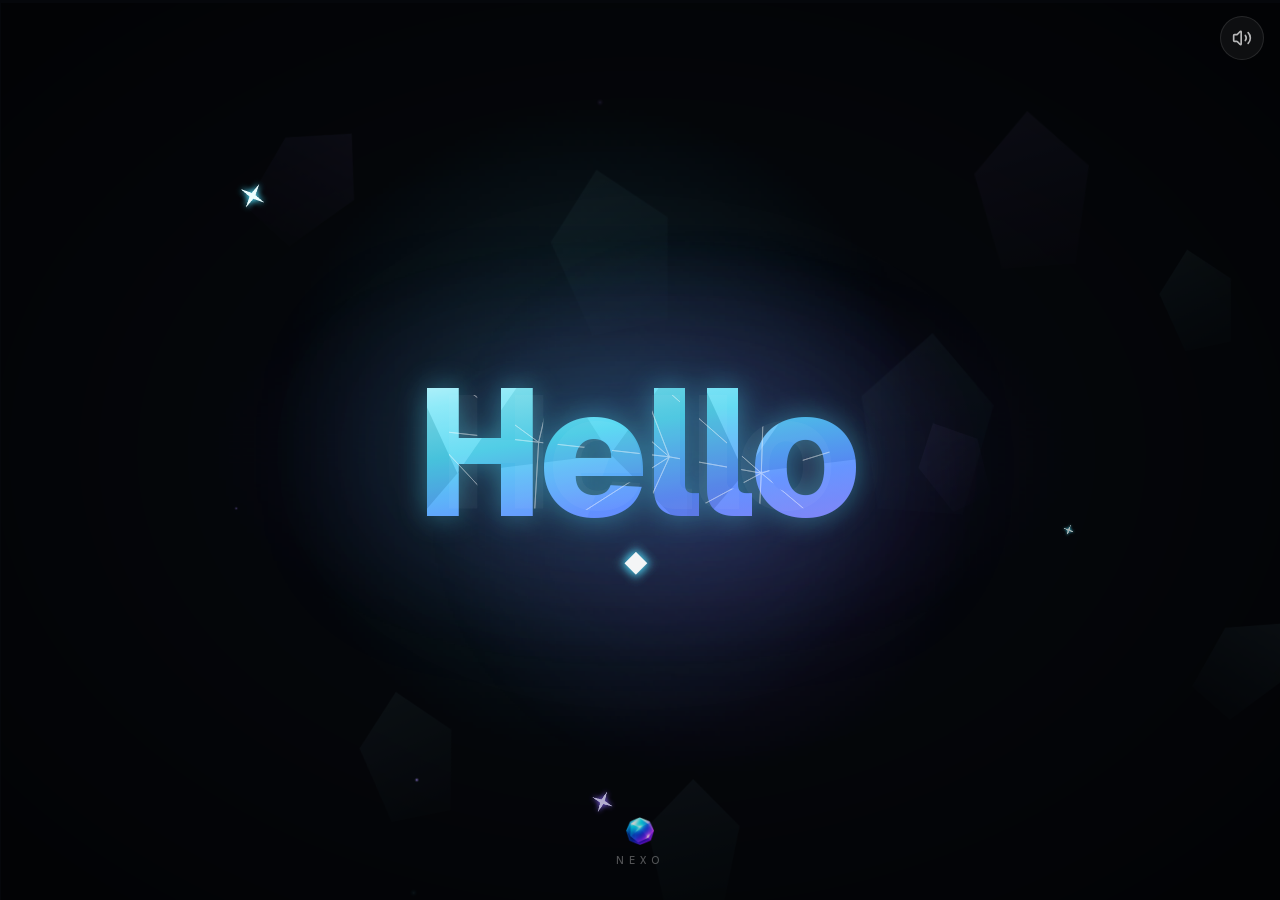
<file: community/index.html>
<!DOCTYPE html><html lang="de" class="dark geist_a71539c9-module__T19VSG__variable geist_mono_8d43a2aa-module__8Li5zG__variable caveat_f4b61a99-module__qhs43G__variable h-full antialiased"><head><meta charSet="utf-8"/><meta name="viewport" content="width=device-width, initial-scale=1, viewport-fit=cover"/><link rel="preload" href="/_next/static/media/797e433ab948586e-s.p.0r6juujl39pe6.woff2" as="font" crossorigin="" type="font/woff2"/><link rel="preload" href="/_next/static/media/a85fe84266768609-s.p.0h6ig86gwutp4.woff2" as="font" crossorigin="" type="font/woff2"/><link rel="preload" href="/_next/static/media/caa3a2e1cccd8315-s.p.0wgildi0cnwt9.woff2" as="font" crossorigin="" type="font/woff2"/><link rel="preload" as="image" href="/crystal.png"/><link rel="stylesheet" href="/_next/static/chunks/04khlw2bsgxee.css" data-precedence="next"/><link rel="stylesheet" href="/_next/static/chunks/18uikdb6wja9i.css" data-precedence="next"/><link rel="stylesheet" href="/_next/static/chunks/1_z8bjdv9g41i.css" data-precedence="next"/><link rel="preload" as="script" fetchPriority="low" href="/_next/static/chunks/0rqmg49wirni2.js"/><script src="/_next/static/chunks/2i51e627rllld.js" async=""></script><script src="/_next/static/chunks/13mygkiy-sgj0.js" async=""></script><script src="/_next/static/chunks/1ib4xohwn_uib.js" async=""></script><script src="/_next/static/chunks/turbopack-1xsj3ijd8hkog.js" async=""></script><script src="/_next/static/chunks/2uc9e_9ecuros.js" async=""></script><script src="/_next/static/chunks/3tie-uyjdk5lp.js" async=""></script><script src="/_next/static/chunks/333iidkz19foh.js" async=""></script><script src="/_next/static/chunks/0gdm_7kdql0em.js" async=""></script><script src="/_next/static/chunks/3rxwxcda2o2aa.js" async=""></script><script src="/_next/static/chunks/21gkatn-syt3t.js" async=""></script><script src="/_next/static/chunks/3nl4oasslo-i-.js" async=""></script><script src="/_next/static/chunks/3oktc-5a0-7vg.js" async=""></script><script src="/_next/static/chunks/2i873cttck-g4.js" async=""></script><script src="/_next/static/chunks/1rcsd5vnk_sfx.js" async=""></script><script src="/_next/static/chunks/1guqfjhjyr0w4.js" async=""></script><script src="/_next/static/chunks/3259_ziqbqms8.js" async=""></script><script src="/_next/static/chunks/23pv4qyhe9nkk.js" async=""></script><meta name="theme-color" content="#0a0a0a"/><meta name="color-scheme" content="dark"/><title>Nexo</title><meta name="description" content="Nexo ist deine kostenlose Schul-App: Stundenplan, Hausaufgaben, Notizen mit Stift, Noten und Planer an einem Ort. Alles bleibt auf deinem Gerät – ohne Konto, ohne Werbung, auch offline."/><meta name="application-name" content="Nexo"/><link rel="manifest" href="/manifest.webmanifest"/><meta name="keywords" content="Schul-App,Stundenplan,Hausaufgaben,Notizen,Noten,Planer,Schule,offline"/><meta name="google-site-verification" content="q62KNZA9tdDv4IZWB9Q8J-BwRxZVMETvucuHafcso_k"/><meta name="google-site-verification" content="Vy8iLFh-w-jxbNN5xSrBkBcuiUnUKpoh8qIJMu3uRIo"/><meta name="mobile-web-app-capable" content="yes"/><meta name="apple-mobile-web-app-title" content="Nexo"/><meta name="apple-mobile-web-app-status-bar-style" content="black-translucent"/><meta property="og:title" content="Nexo"/><meta property="og:description" content="Nexo ist deine kostenlose Schul-App: Stundenplan, Hausaufgaben, Notizen mit Stift, Noten und Planer an einem Ort. Alles bleibt auf deinem Gerät – ohne Konto, ohne Werbung, auch offline."/><meta property="og:url" content="https://nexo-official.github.io/"/><meta property="og:site_name" content="Nexo"/><meta property="og:locale" content="de_DE"/><meta property="og:image" content="https://nexo-official.github.io/icon-512.png"/><meta property="og:image:width" content="512"/><meta property="og:image:height" content="512"/><meta property="og:image:alt" content="Nexo"/><meta property="og:type" content="website"/><meta name="twitter:card" content="summary"/><meta name="twitter:title" content="Nexo"/><meta name="twitter:description" content="Nexo ist deine kostenlose Schul-App: Stundenplan, Hausaufgaben, Notizen mit Stift, Noten und Planer an einem Ort. Alles bleibt auf deinem Gerät – ohne Konto, ohne Werbung, auch offline."/><meta name="twitter:image" content="https://nexo-official.github.io/icon-512.png"/><link rel="icon" href="/icon.png?icon.0kevs3wyk-muc.png" sizes="512x512" type="image/png"/><link rel="apple-touch-icon" href="/apple-icon.png?apple-icon.0-7ggz6d2srgz.png" sizes="180x180" type="image/png"/><meta name="next-size-adjust" content=""/><script src="/_next/static/chunks/0cz1d0mv5g_q7.js" noModule=""></script></head><body class="h-full overflow-hidden"><div hidden=""><!--$--><!--/$--></div><div aria-hidden="true" class="nexo-boot"><img src="/crystal.png" alt="" class="nexo-boot-mark" draggable="false"/><span class="nexo-boot-line"></span><span class="nexo-boot-hi"></span></div><script>(self.__next_s=self.__next_s||[]).push([0,{"children":"(function(){try{\nvar d=document.documentElement;\nif(localStorage.getItem(\"nexo:onboarded\")!==\"1\")return;\nvar inst=false||matchMedia(\"(display-mode: standalone)\").matches||navigator.standalone===true;\nif(!inst||sessionStorage.getItem(\"nexo:booted\")){d.setAttribute(\"data-no-boot\",\"\");return;}\nsessionStorage.setItem(\"nexo:booted\",\"1\");\nif(sessionStorage.getItem(\"nexo:greeted\"))return;\nvar p=JSON.parse(localStorage.getItem(\"nexo:profile\")||\"{}\");\nvar n=(p.firstName||\"\").trim();if(!n)return;\nsessionStorage.setItem(\"nexo:greeted\",\"1\");\nvar h={\"de\":{\"m\":\"Guten Morgen, {name}\",\"d\":\"Hallo, {name}\",\"e\":\"Guten Abend, {name}\"},\"en\":{\"m\":\"Good morning, {name}\",\"d\":\"Hi, {name}\",\"e\":\"Good evening, {name}\"},\"fr\":{\"m\":\"Bonjour, {name}\",\"d\":\"Salut, {name}\",\"e\":\"Bonsoir, {name}\"},\"es\":{\"m\":\"Buenos días, {name}\",\"d\":\"Hola, {name}\",\"e\":\"Buenas noches, {name}\"},\"ja\":{\"m\":\"おはよう、{name}\",\"d\":\"こんにちは、{name}\",\"e\":\"こんばんは、{name}\"}};var g=h[localStorage.getItem(\"nexo:locale\")]||h.de;\nvar hr=new Date().getHours();var t=(hr\u003e=5\u0026\u0026hr\u003c11?g.m:hr\u003e=17||hr\u003c5?g.e:g.d).replace(\"{name}\",n);\nd.style.setProperty(\"--boot-hi\",JSON.stringify(t));d.setAttribute(\"data-boot-greet\",\"\");\n}catch(e){}})();","id":"nexo-boot-greet"}])</script><div class="pointer-events-none fixed left-0 top-0 z-50 pl-5 pt-5 sm:pl-8 sm:pt-7"><div class="pointer-events-auto"><div class="relative"><div class="relative transition-[transform,opacity] duration-[450ms] ease-[cubic-bezier(0.22,0.61,0.36,1)]" style="transform:scale(1);transform-origin:top left;opacity:1"><button type="button" aria-label="Menü" data-tour="menu" aria-expanded="false" class="relative flex h-14 items-center rounded-lg outline-none focus-visible:ring-2 focus-visible:ring-ring"><div class="size-14 shrink-0" aria-hidden="true"></div></button><div id="nexo-crystal" aria-hidden="true" class="pointer-events-none absolute left-0 top-0 z-10 will-change-transform" style="width:56px;height:56px;transform:translateX(-6px);transform-origin:0% 0% 0"><img src="/crystal.png" alt="" aria-hidden="true" draggable="false" class="select-none object-contain size-full"/></div><div aria-hidden="true" class="pointer-events-none absolute left-0 top-0 z-10 whitespace-nowrap" style="opacity:0;transform:translateX(66px) translateY(28px)"><span class="block -translate-y-1/2 font-semibold leading-none tracking-tight text-foreground" style="font-size:1.5rem">Community</span></div><div aria-hidden="true" class="absolute left-0 top-0 flex flex-col" style="pointer-events:none;visibility:hidden"><div aria-hidden="true" class="pointer-events-none absolute -inset-x-8 -inset-y-4 backdrop-blur-[3px] [mask-image:linear-gradient(to_right,transparent,black_22%,black_78%,transparent),linear-gradient(to_bottom,transparent,black_14%,black_86%,transparent)] [mask-composite:intersect] [-webkit-mask-image:linear-gradient(to_right,transparent,black_22%,black_78%,transparent),linear-gradient(to_bottom,transparent,black_14%,black_86%,transparent)] [-webkit-mask-composite:source-in]" style="opacity:0"></div><button type="button" data-tour="menu-settings" class="group relative flex h-14 items-center gap-3 text-left" style="opacity:0;transform:translateY(-8px)"><span class="relative grid size-11 shrink-0 place-items-center overflow-hidden rounded-full bg-surface-2 text-sm font-semibold text-muted ring-1 ring-border transition-[opacity,color] duration-300 group-hover:text-foreground"></span><span class="text-lg font-semibold tracking-tight text-muted transition-colors group-hover:text-accent">Einstellungen</span></button><button type="button" data-tour="menu-workspace" class="group relative flex h-12 items-center text-left" style="opacity:0;transform:translateY(-8px)"><span class="text-2xl font-semibold tracking-tight transition-colors duration-200 text-muted group-hover:text-accent">Workspace</span></button><button type="button" data-tour="menu-school" class="group relative flex h-12 items-center text-left" style="opacity:0;transform:translateY(-8px)"><span class="text-2xl font-semibold tracking-tight transition-colors duration-200 text-muted group-hover:text-accent">Schule</span></button><button type="button" data-tour="menu-planner" class="group relative flex h-12 items-center text-left" style="opacity:0;transform:translateY(-8px)"><span class="text-2xl font-semibold tracking-tight transition-colors duration-200 text-muted group-hover:text-accent">Planer</span></button><button type="button" data-tour="menu-progress" class="group relative flex h-12 items-center text-left" style="opacity:0;transform:translateY(-8px)"><span class="text-2xl font-semibold tracking-tight transition-colors duration-200 text-muted group-hover:text-accent">Fortschritt</span></button><button type="button" data-tour="menu-nexoAi" class="group relative flex h-12 items-center text-left" style="opacity:0;transform:translateY(-8px)"><span class="text-2xl font-semibold tracking-tight transition-colors duration-200 text-muted group-hover:text-accent">Nexo AI</span><span class="ml-2 self-center text-xs font-medium text-faint">bald</span></button><button type="button" data-tour="menu-community" class="group relative flex h-12 items-center text-left" style="opacity:0;transform:translateY(-8px)"><span class="text-2xl font-semibold tracking-tight transition-colors duration-200 text-foreground opacity-0">Community</span><span class="ml-2 self-center text-xs font-medium text-faint">bald</span></button></div></div></div></div></div><main class="h-full"><div class="relative flex min-h-dvh flex-col px-4 pb-8 pt-4 sm:px-6 lg:mx-auto lg:h-dvh lg:max-w-6xl lg:overflow-hidden"><main class="flex flex-1 flex-col items-center justify-center gap-3 text-center"><span class="text-xs font-medium text-accent">Community</span><h1 class="text-3xl font-semibold tracking-tight sm:text-4xl">Community</h1><span class="rounded-full border border-accent/40 bg-accent/10 px-2.5 py-0.5 text-xs font-medium text-accent">bald</span><p class="max-w-sm text-sm leading-relaxed text-muted">Bald: deine Klasse, gemeinsame Lerngruppen und Challenges – sicher und nur mit den Leuten, die du wählst.</p></main></div><!--$--><!--/$--></main><div aria-hidden="true" class="pointer-events-none fixed inset-0 z-[180]"></div><script src="/_next/static/chunks/0rqmg49wirni2.js" id="_R_" async=""></script><script>(self.__next_f=self.__next_f||[]).push([0])</script><script>self.__next_f.push([1,"1:\"$Sreact.fragment\"\n2:I[78384,[\"/_next/static/chunks/2uc9e_9ecuros.js\",\"/_next/static/chunks/3tie-uyjdk5lp.js\",\"/_next/static/chunks/333iidkz19foh.js\",\"/_next/static/chunks/0gdm_7kdql0em.js\",\"/_next/static/chunks/3rxwxcda2o2aa.js\",\"/_next/static/chunks/21gkatn-syt3t.js\",\"/_next/static/chunks/3nl4oasslo-i-.js\",\"/_next/static/chunks/3oktc-5a0-7vg.js\",\"/_next/static/chunks/2i873cttck-g4.js\",\"/_next/static/chunks/1rcsd5vnk_sfx.js\"],\"BootSplash\"]\n3:I[79520,[\"/_next/static/chunks/2uc9e_9ecuros.js\",\"/_next/static/chunks/3tie-uyjdk5lp.js\",\"/_next/static/chunks/333iidkz19foh.js\",\"/_next/static/chunks/0gdm_7kdql0em.js\",\"/_next/static/chunks/3rxwxcda2o2aa.js\",\"/_next/static/chunks/21gkatn-syt3t.js\",\"/_next/static/chunks/3nl4oasslo-i-.js\",\"/_next/static/chunks/3oktc-5a0-7vg.js\",\"/_next/static/chunks/2i873cttck-g4.js\",\"/_next/static/chunks/1rcsd5vnk_sfx.js\"],\"\"]\n5:I[5748,[\"/_next/static/chunks/2uc9e_9ecuros.js\",\"/_next/static/chunks/3tie-uyjdk5lp.js\",\"/_next/static/chunks/333iidkz19foh.js\",\"/_next/static/chunks/0gdm_7kdql0em.js\",\"/_next/static/chunks/3rxwxcda2o2aa.js\",\"/_next/static/chunks/21gkatn-syt3t.js\",\"/_next/static/chunks/3nl4oasslo-i-.js\",\"/_next/static/chunks/3oktc-5a0-7vg.js\",\"/_next/static/chunks/2i873cttck-g4.js\",\"/_next/static/chunks/1rcsd5vnk_sfx.js\"],\"MotionSetup\"]\n6:I[59256,[\"/_next/static/chunks/2uc9e_9ecuros.js\",\"/_next/static/chunks/3tie-uyjdk5lp.js\",\"/_next/static/chunks/333iidkz19foh.js\",\"/_next/static/chunks/0gdm_7kdql0em.js\",\"/_next/static/chunks/3rxwxcda2o2aa.js\",\"/_next/static/chunks/21gkatn-syt3t.js\",\"/_next/static/chunks/3nl4oasslo-i-.js\",\"/_next/static/chunks/3oktc-5a0-7vg.js\",\"/_next/static/chunks/2i873cttck-g4.js\",\"/_next/static/chunks/1rcsd5vnk_sfx.js\"],\"AppMenu\"]\n7:I[39756,[\"/_next/static/chunks/2uc9e_9ecuros.js\",\"/_next/static/chunks/3tie-uyjdk5lp.js\",\"/_next/static/chunks/333iidkz19foh.js\",\"/_next/static/chunks/0gdm_7kdql0em.js\",\"/_next/static/chunks/3rxwxcda2o2aa.js\",\"/_next/static/chunks/21gkatn-syt3t.js\",\"/_next/static/chunks/3nl4oasslo-i-.js\",\"/_next/static/chunks/3oktc-5a0-7vg.js\",\"/_next/static/chunks/2i873cttck-g4.js\",\"/_next/static/chunks/1rcsd5vnk_sfx.js\"],\"default\"]\n8:I[58298,[\"/_next/static/chunks/2uc9e_9ecuros.js\",\"/_next/static/chunks/3tie-uyjdk5lp.js\",\"/_next/static/chunks/333iidkz19foh.js\",\"/_next/static/chunks/0gdm_7kdql0em.js\",\"/_next/static/chunks/3rxwxcda2o2aa.js\",\"/_next/static/chunks/21gkatn-syt3t.js\",\"/_next/static/chunks/3nl4oasslo-i-.js\",\"/_next/static/chunks/3oktc-5a0-7vg.js\",\"/_next/static/chunks/2i873cttck-g4.js\",\"/_next/static/chunks/1rcsd5vnk_sfx.js\",\"/_next/static/chunks/1guqfjhjyr0w4.js\"],\"default\"]\n9:I[37457,[\"/_next/static/chunks/2uc9e_9ecuros.js\",\"/_next/static/chunks/3tie-uyjdk5lp.js\",\"/_next/static/chunks/333iidkz19foh.js\",\"/_next/static/chunks/0gdm_7kdql0em.js\",\"/_next/static/chunks/3rxwxcda2o2aa.js\",\"/_next/static/chunks/21gkatn-syt3t.js\",\"/_next/static/chunks/3nl4oasslo-i-.js\",\"/_next/static/chunks/3oktc-5a0-7vg.js\",\"/_next/static/chunks/2i873cttck-g4.js\",\"/_next/static/chunks/1rcsd5vnk_sfx.js\"],\"default\"]\n26:I[63491,[\"/_next/static/chunks/2uc9e_9ecuros.js\",\"/_next/static/chunks/3tie-uyjdk5lp.js\",\"/_next/static/chunks/333iidkz19foh.js\",\"/_next/static/chunks/0gdm_7kdql0em.js\",\"/_next/static/chunks/3rxwxcda2o2aa.js\",\"/_next/static/chunks/21gkatn-syt3t.js\",\"/_next/static/chunks/3nl4oasslo-i-.js\",\"/_next/static/chunks/3oktc-5a0-7vg.js\",\"/_next/static/chunks/2i873cttck-g4.js\",\"/_next/static/chunks/1rcsd5vnk_sfx.js\",\"/_next/static/chunks/3259_ziqbqms8.js\"],\"default\"]\n:HL[\"/_next/static/chunks/04khlw2bsgxee.css\",\"style\"]\n:HL[\"/_next/static/chunks/18uikdb6wja9i.css\",\"style\"]\n:HL[\"/_next/static/chunks/1_z8bjdv9g41i.css\",\"style\"]\n:HL[\"/_next/static/media/797e433ab948586e-s.p.0r6juujl39pe6.woff2\",\"font\",{\"crossOrigin\":\"\",\"type\":\"font/woff2\"}]\n:HL[\"/_next/static/media/a85fe84266768609-s.p.0h6ig86gwutp4.woff2\",\"font\",{\"crossOrigin\":\"\",\"type\":\"font/woff2\"}]\n:HL[\"/_next/static/media/caa3a2e1cccd8315-s.p.0wgildi0cnwt9.woff2\",\"font\",{\"crossOrigin\":\"\",\"type\":\"font/woff2\"}]\n4:T4b4,(function(){try{\nvar d=document.documentElement;\nif(localStorage.getItem(\"nexo:onboarded\")!==\"1\")return;\nvar inst=false||matchMedia(\"(display-mode: standalone)\").matches||navigator.standalone===true;\nif(!inst||sessionStorage.getItem(\"nexo:booted\")){d.setAttribute(\"data-no-boot\",\"\");return;}\nsessionStorage.setItem(\"nexo:booted\",\"1\");\nif(sessionStorage.getItem(\"nexo:greeted\"))return;\nvar p=JSON.parse(localStorage.getItem(\"nexo:profile\")||\"{}\");\nvar n=(p.firstName||\"\").trim();if(!n)return;\nsessionStorage.setItem(\"nexo:greeted\",\"1\");\nvar h={\"de\":{\"m\":\"Guten Morgen, {name}\",\"d\":\"Hallo, {name}\",\"e\":\"Guten Abend, {name}\"},\"en\":{\"m\":\"Good morning, {name}\",\"d\":\"Hi, {name}\",\"e\":\"Good evening, {name}\"},\"fr\":{\"m\":\"Bonjour, {name}\",\"d\":\"Salut, {name}\",\"e\":\"Bonsoir, {name}\"},\"es\":{\"m\":\"Buenos días, {name}\",\"d\":\"Hola, {name}\",\"e\":\"Buenas noches, {name}\"},\"ja\":{\"m\":\"おはよう、{name}\",\"d\":\"こんにちは、{name}\",\"e\":\"こんばんは、{name}\"}};var g=h[localStorage.getItem(\"nexo:locale\")]||h.de;\nvar hr=new Date().getHours();var t=(hr\u003e=5\u0026\u0026hr\u003c11?g.m:hr\u003e=17||hr\u003c5?g.e:g.d).replace(\"{name}\",n);\nd.style.setProperty(\"--boot-hi\",JSON.stringify(t));d.setAttribute(\"data-boot-greet\",\"\");\n}catch(e){}})();24:X\n0:{\"P\":null,\"c\":[\"\",\"community\",\"\"],\"q\":\"\",\"i\":false,\"f\":[[[\"\",{\"children\":[\"community\",{\"children\":[\"__PAGE__\",{},\"$undefined\",\"$undefined\",4608]},\"$undefined\",\"$undefined\",4608]},\"$undefined\",\"$undefined\",4624],[[\"$\",\"$1\",\"c\",{\"children\":[[[\"$\",\"link\",\"0\",{\"rel\":\"stylesheet\",\"href\":\"/_next/static/chunks/04khlw2bsgxee.css\",\"precedence\":\"next\",\"crossOrigin\":\"$undefined\",\"nonce\":\"$undefined\"}],[\"$\",\"link\",\"1\",{\"rel\":\"stylesheet\",\"href\":\"/_next/static/chunks/18uikdb6wja9i.css\",\"precedence\":\"next\",\"crossOrigin\":\"$undefined\",\"nonce\":\"$undefined\"}],[\"$\",\"link\",\"2\",{\"rel\":\"stylesheet\",\"href\":\"/_next/static/chunks/1_z8bjdv9g41i.css\",\"precedence\":\"next\",\"crossOrigin\":\"$undefined\",\"nonce\":\"$undefined\"}],[\"$\",\"script\",\"script-0\",{\"src\":\"/_next/static/chunks/2uc9e_9ecuros.js\",\"async\":true,\"nonce\":\"$undefined\"}],[\"$\",\"script\",\"script-1\",{\"src\":\"/_next/static/chunks/3tie-uyjdk5lp.js\",\"async\":true,\"nonce\":\"$undefined\"}],[\"$\",\"script\",\"script-2\",{\"src\":\"/_next/static/chunks/333iidkz19foh.js\",\"async\":true,\"nonce\":\"$undefined\"}],[\"$\",\"script\",\"script-3\",{\"src\":\"/_next/static/chunks/0gdm_7kdql0em.js\",\"async\":true,\"nonce\":\"$undefined\"}],[\"$\",\"script\",\"script-4\",{\"src\":\"/_next/static/chunks/3rxwxcda2o2aa.js\",\"async\":true,\"nonce\":\"$undefined\"}],[\"$\",\"script\",\"script-5\",{\"src\":\"/_next/static/chunks/21gkatn-syt3t.js\",\"async\":true,\"nonce\":\"$undefined\"}],[\"$\",\"script\",\"script-6\",{\"src\":\"/_next/static/chunks/3nl4oasslo-i-.js\",\"async\":true,\"nonce\":\"$undefined\"}],[\"$\",\"script\",\"script-7\",{\"src\":\"/_next/static/chunks/3oktc-5a0-7vg.js\",\"async\":true,\"nonce\":\"$undefined\"}],[\"$\",\"script\",\"script-8\",{\"src\":\"/_next/static/chunks/2i873cttck-g4.js\",\"async\":true,\"nonce\":\"$undefined\"}],[\"$\",\"script\",\"script-9\",{\"src\":\"/_next/static/chunks/1rcsd5vnk_sfx.js\",\"async\":true,\"nonce\":\"$undefined\"}]],[\"$\",\"html\",null,{\"lang\":\"de\",\"suppressHydrationWarning\":true,\"className\":\"dark geist_a71539c9-module__T19VSG__variable geist_mono_8d43a2aa-module__8Li5zG__variable caveat_f4b61a99-module__qhs43G__variable h-full antialiased\",\"children\":[\"$\",\"body\",null,{\"className\":\"h-full overflow-hidden\",\"children\":[[\"$\",\"$L2\",null,{}],[\"$\",\"$L3\",null,{\"id\":\"nexo-boot-greet\",\"strategy\":\"beforeInteractive\",\"children\":\"$4\"}],[\"$\",\"$L5\",null,{\"children\":[[\"$\",\"div\",null,{\"className\":\"pointer-events-none fixed left-0 top-0 z-50 pl-5 pt-5 sm:pl-8 sm:pt-7\",\"children\":[\"$\",\"div\",null,{\"className\":\"pointer-events-auto\",\"children\":[\"$\",\"$L6\",null,{}]}]}],[\"$\",\"main\",null,{\"className\":\"h-full\",\"children\":[\"$\",\"$L7\",null,{\"parallelRouterKey\":\"children\",\"error\":\"$8\",\"errorStyles\":[],\"errorScripts\":[[\"$\",\"script\",\"script-0\",{\"src\":\"/_next/static/chunks/1guqfjhjyr0w4.js\",\"async\":true,\"nonce\":\"$undefined\"}]],\"template\":[\"$\",\"$L9\",null,{}],\"templateStyles\":\"$undefined\",\"templateScripts\":\"$undefined\",\"notFound\":[[[\"$\",\"title\",null,{\"children\":\"404: This page could not be found.\"}],[\"$\",\"div\",null,{\"style\":{\"fontFamily\":\"system-ui,\\\"Segoe UI\\\",Roboto,Helvetica,Arial,sans-serif,\\\"Apple Color Emoji\\\",\\\"Segoe UI Emoji\\\"\",\"height\":\"100vh\",\"textAlign\":\"center\",\"display\":\"flex\",\"flexDirection\":\"column\",\"alignItems\":\"center\",\"justifyContent\":\"center\"},\"children\":[\"$\",\"div\",null,{\"children\":[[\"$\",\"style\",null,{\"dangerouslySetInnerHTML\":{\"__html\":\"body{color:#000;background:#fff;margin:0}.next-error-h1{border-right:1px solid rgba(0,0,0,.3)}@media (prefers-color-scheme:dark){body{color:#fff;background:#000}.next-error-h1{border-right:1px solid rgba(255,255,255,.3)}}\"}}],\"$La\",\"$Lb\"]}]}]],[]],\"forbidden\":\"$undefined\",\"unauthorized\":\"$undefined\"}]}],\"$Lc\",\"$Ld\",\"$Le\",\"$Lf\",\"$L10\",\"$L11\",\"$L12\",\"$L13\",\"$L14\",\"$L15\",\"$L16\",\"$L17\",\"$L18\",\"$L19\",\"$L1a\",\"$L1b\",\"$L1c\",\"$L1d\",\"$L1e\"]}],\"$L1f\",\"$L20\",\"$L21\"]}]}]]}],{\"children\":[\"$L22\",{\"children\":[\"$L23\",{},null,false,null]},null,false,\"$24\"]},null,false,null],\"$L25\",false]],\"m\":\"$undefined\",\"G\":[\"$26\",[\"$L27\",\"$L28\",\"$L29\"]],\"S\":true,\"h\":null,\"r\":\"$undefined\",\"s\":\"$undefined\",\"a\":\"$undefined\",\"l\":\"$undefined\",\"p\":\"$undefined\",\"d\":\"$undefined\",\"b\":\"VzhujhoLxcGmxuNbGzMb0\"}\n2a:I[42638,[\"/_next/static/chunks/2uc9e_9ecuros.js\",\"/_next/static/chunks/3tie-uyjdk5lp.js\",\"/_next/static/chunks/333iidkz19foh.js\",\"/_next/static/chunks/0gdm_7kdql0em.js\",\"/_next/static/chunks/3rxwxcda2o2aa.js\",\"/_next/static/chunks/21gkatn-syt3t.js\",\"/_next/static/chunks/3nl4oasslo-i-.js\",\"/_next/static/chunks/3oktc-5a0-7vg.js\",\"/_next/static/chunks/2i873cttck-g4.js\",\"/_next/static/chunks/1rcsd5vnk_sfx.js\"],\"BackToWorkspace\"]\n2b:I[83826,[\"/_next/static/chunks/2uc9e_9ecuros.js\",\"/_next/static/chunks/3tie-uyjdk5lp.js\",\"/_next/static/chunks/333iidkz19foh.js\",\"/_next/static/chunks/0gdm_7kdql0em.js\",\"/_next/static/chunks/3rxwxcda2o2aa.js\",\"/_next/static/chunks/21gkatn-syt3t.js\",\"/_next/static/chunks/3nl4oasslo-i-.js\",\"/_next/static/chunks/3oktc-5a0-7vg.js\",\"/_next/static/chunks/2i873cttck-g4.js\",\"/_next/static/chunks/1rcsd5vnk_sfx.js\"],\"UndoToast\"]\n2c:I[902,[\"/_next/static/chunks/2uc9e_9ecuros.js\",\"/_next/static/chunks/3tie-uyjdk5lp.js\",\"/_next/static/chunks/333iidkz19foh.js\",\"/_next/static/chunks/0gdm_7kdql0em.js\",\"/_next/static/chunks/3rxwxcda2o2aa.js\",\"/_next/static/chunks/21gkatn-syt3t.js\",\"/_next/static/chunks/3nl4oasslo-i-.js\",\"/_next/static/chunks/3oktc-5a0-7vg.js\",\"/_next/static/chunks/2i873cttck-g4.js\",\"/_next/static/chunks/1rcsd5vnk_sfx.js\"],\"BackupReminder\"]\n2d:I[54981,[\"/_next/static/chunks/2uc9e_9ecuros.js\",\"/_next/static/chunks/3tie-uyjdk5lp.js\",\"/_next/static/chunks/333iidkz19foh.js\",\"/_next/static/chunks/0gdm_7kdql0em.js\",\"/_next/static/chunks/3rxwxcda2o2aa.js\",\"/_next/static/chunks/21gkatn-syt3t.js\",\"/_next/static/chunks/3nl4oasslo-i-.js\",\"/_next/static/chunks/3oktc-5a0-7vg.js\",\"/_next/static/chunks/2i873cttck-g4.js\",\"/_next/static/chunks/1rcsd5vnk_sfx.js\"],\"Onboarding\"]\n2e:I[29766,[\"/_next/static/chunks/2uc9e_9ecuros.js\",\"/_next/static/chunks/3tie-uyjdk5lp.js\",\"/_next/static/chunks/333iidkz19foh.js\",\"/_next/static/chunks/0gdm_7kdql0em.js\",\"/_next/static/chunks/3rxwxcda2o2aa.js\",\"/_next/static/chunks/21gkatn-syt3t.js\",\"/_next/static/chunks/3nl4oasslo-i-.js\",\"/_next/static/chunks/3oktc-5a0-7vg.js\",\"/_next/static/chunks/2i873cttck-g4.js\",\"/_next/static/chunks/1rcsd5vnk_sfx.js\"],\"TourOverlay\"]\n2f:I[33392,[\"/_next/static/chunks/2uc9e_9ecuros.js\",\"/_next/static/chunks/3tie-uyjdk5lp.js\",\"/_next/static/chunks/333iidkz19foh.js\",\"/_next/static/chunks/0gdm_7kdql0em.js\",\"/_next/static/chunks/3rxwxcda2o2aa.js\",\"/_next/static/chunks/21gkatn-syt3t.js\",\"/_next/static/chunks/3nl4oasslo-i-.js\",\"/_next/static/chunks/3oktc-5a0-7vg.js\",\"/_next/static/chunks/2i873cttck-g4.js\",\"/_next/static/chunks/1rcsd5vnk_sfx.js\"],\"HoverHint\"]\n30:I[83347,[\"/_next/static/chunks/2uc9e_9ecuros.js\",\"/_next/static/chunks/3tie-uyjdk5lp.js\",\"/_next/static/chunks/333iidkz19foh.js\",\"/_next/static/chunks/0gdm_7kdql0em.js\",\"/_next/static/chunks/3rxwxcda2o2aa.js\",\"/_next/static/chunks/21gkatn-syt3t.js\",\"/_next/static/chunks/3nl4oasslo-i-.js\",\"/_next/static/chunks/3oktc-5a0-7vg.js\",\"/_next/static/chunks/2i873cttck-g4.js\",\"/_next/static/chunks/1rcsd5vnk_sfx.js\"],\"PenHover\"]\n31:I[71241,[\"/_next/static/chunks/2uc9e_9ecuros.js\",\"/_next/static/chunks/3tie-uyjdk5lp.js\",\"/_next/static/chunks/333iidkz19foh.js\",\"/_next/static/chunks/0gdm_7kdql0em.js\",\"/_next/static/chunks/3rxwxcda2o2aa.js\",\"/_next/static/chunks/21gkatn-syt3t.js\",\"/_next/static/chunks/3nl4oasslo-i-.js\",\"/_next/static/chunks/3oktc-5a0-7vg.js\",\"/_next/static/chunks/2i873cttck-g4.js\",\"/_next/static/chunks/1rcsd5vnk_sfx.js\"],\"CheckBurst\"]\n32:I[97630,[\"/_next/static/chunks/2uc9e_9ecuros.js\",\"/_next/static/chunks/3tie-uyjdk5lp.js\",\"/_next/static/chunks/333iidkz19foh.js\",\"/_next/static/chunks/0gdm_7kdql0em.js\",\"/_next/static/chunks/3rxwxcda2o2aa.js\",\"/_next/static/chunks/21gkatn-syt3t.js\",\"/_next/static/chunks/3nl4oasslo-i-.js\",\"/_next/static/chunks/3oktc-5a0-7vg.js\",\"/_next/static/chunks/2i873cttck-g4.js\",\"/_next/static/chunks/1rcsd5vnk_sfx.js\"],\"QuickHomeworkHost\"]\n33:I[26009,[\"/_next/static/chunks/2uc9e_9ecuros.js\",\"/_next/static/chunks/3tie-uyjdk5lp.js\",\"/_next/static/chunks/333iidkz19foh.js\",\"/_next/static/chunks/0gdm_7kdql0em.js\",\"/_next/static/chunks/3rxwxcda2o2aa.js\",\"/_next/static/chunks/21gkatn-syt3t.js\",\"/_next/static/chunks/3nl4oasslo-i-.js\",\"/_next/static/chunks/3oktc-5a0-7vg.js\",\"/_next/static/chunks/2i873cttck-g4.js\",\"/_next/static/chunks/1rcsd5vnk_sfx.js\"],\"CommandPalette\"]\n34:I[17892,[\"/_next/static/chunks/2uc9e_9ecuros.js\",\"/_next/static/chunks/3tie-uyjdk5lp.js\",\"/_next/static/chunks/333iidkz19foh.js\",\"/_next/static/chunks/0gdm_7kdql0em.js\",\"/_next/static/chunks/3rxwxcda2o2aa.js\",\"/_next/static/chunks/21gkatn-syt3t.js\",\"/_next/static/chunks/3nl4oasslo-i-.js\",\"/_next/static/chunks/3oktc-5a0-7vg.js\",\"/_next/static/chunks/2i873cttck-g4.js\",\"/_next/static/chunks/1rcsd5vnk_sfx.js\"],\"PullToSearch\"]\n35:I[43672,[\"/_next/static/chunks/2uc9e_9ecuros.js\",\"/_next/static/chunks/3tie-uyjdk5lp.js\",\"/_next/static/chunks/333iidkz19foh.js\",\"/_next/static/chunks/0gdm_7kdql0em.js\",\"/_next/static/chunks/3rxwxcda2o2aa.js\",\"/_next/static/chunks/21gkatn-syt3t.js\",\"/_next/static/chunks/3nl4oasslo-i-.js\",\"/_next/static/chunks/3oktc-5a0-7vg.js\",\"/_next/static/chunks/2i873cttck-g4.js\",\"/_next/static/chunks/1rcsd5vnk_sfx.js\"],\"ReminderHost\"]\n36:I[23246,[\"/_next/static/chunks/2uc9e_9ecuros.js\",\"/_next/static/chunks/3tie-uyjdk5lp.js\",\"/_next/static/chunks/333iidkz19foh.js\",\"/_next/static/chunks/0gdm_7kdql0em.js\",\"/_next/static/chunks/3rxwxcda2o2aa.js\",\"/_next/static/chunks/21gkatn-syt3t.js\",\"/_next/static/chunks/3nl4oasslo-i-.js\",\"/_next/static/chunks/3oktc-5a0-7vg.js\",\"/_next/static/chunks/2i873cttck-g4.js\",\"/_next/static/chunks/1rcsd5vnk_sfx.js\"],\"StudyHost\"]\n37:I[38363,[\"/_next/static/chunks/2uc9e_9ecuros.js\",\"/_next/static/chunks/3tie-uyjdk5lp.js\",\"/_next/static/chunks/333iidkz19foh.js\",\"/_next/static/chunks/0gdm_7kdql0em.js\",\"/_next/static/chunks/3rxwxcda2o2aa.js\",\"/_next/static/chunks/21gkatn-syt3t.js\",\"/_next/static/chunks/3nl4oasslo-i-.js\",\"/_next/static/chunks/3oktc-5a0-7vg.js\",\"/_next/static/chunks/2i873cttck-g4.js\",\"/_next/static/chunks/1rcsd5vnk_sfx.js\"],\"TimerHost\"]\n38:I[45813,[\"/_next/static/chunks/2uc9e_9ecuros.js\",\"/_next/static/chunks/3tie-uyjdk5lp.js\",\"/_next/static/chunks/333iidkz19foh.js\",\"/_next/static/chunks/0gdm_7kdql0em.js\",\"/_next/static/chunks/3rxwxcda2o2aa.js\",\"/_next/static/chunks/21gkatn-syt3t.js\",\"/_next/static/chunks/3nl4oasslo-i-.js\",\"/_next/static/chunks/3oktc-5a0-7vg.js\",\"/_next/static/chunks/2i873cttck-g4.js\",\"/_next/static/chunks/1rcsd5vnk_sfx.js\"],\"NudgeHost\"]\n39:I[29778,[\"/_next/static/chunks/2uc9e_9ecuros.js\",\"/_next/static/chunks/3tie-uyjdk5lp.js\",\"/_next/static/chunks/333iidkz19foh.js\",\"/_next/static/chunks/0gdm_7kdql0em.js\",\"/_next/static/chunks/3rxwxcda2o2aa.js\",\"/_next/static/chunks/21gkatn-syt3t.js\",\"/_next/static/chunks/3nl4oasslo-i-.js\",\"/_next/static/chunks/3oktc-5a0-7vg.js\",\"/_next/static/chunks/2i873cttck-g4.js\",\"/_next/static/chunks/1rcsd5vnk_sfx.js\"],\"ReliabilityHost\"]\n3a:I[66452,[\"/_next/static/chunks/2uc9e_9ecuros.js\",\"/_next/static/chunks/3tie-uyjdk5lp.js\",\"/_next/static/chunks/333iidkz19foh.js\",\"/_next/static/chunks/0gdm_7kdql0em.js\",\"/_next/static/chunks/3rxwxcda2o2aa.js\",\"/_next/static/chunks/21gkatn-syt3t.js\",\"/_next/static/chunks/3nl4oasslo-i-.js\",\"/_next/static/chunks/3oktc-5a0-7vg.js\",\"/_next/static/chunks/2i873cttck-g4.js\",\"/_next/static/chunks/1rcsd5vnk_sfx.js\"],\"TiltHost\"]\n3b:I[72330,[\"/_next/static/chunks/2uc9e_9ecuros.js\",\"/_next/static/chunks/3tie-uyjdk5lp.js\",\"/_next/static/chunks/333iidkz19foh.js\",\"/_next/static/chunks/0gdm_7kdql0em.js\",\"/_next/static/chunks/3rxwxcda2o2aa.js\",\"/_next/static/chunks/21gkatn-syt3t.js\",\"/_next/static/chunks/3nl4oasslo-i-.js\",\"/_next/static/chunks/3oktc-5a0-7vg.js\",\"/_next/static/chunks/2i873cttck-g4.js\",\"/_next/static/chunks/1rcsd5vnk_sfx.js\"],\"ProgressHost\"]\n3c:I[54462,[\"/_next/static/chunks/2uc9e_9ecuros.js\",\"/_next/static/chunks/3tie-uyjdk5lp.js\",\"/_next/static/chunks/333iidkz19foh.js\",\"/_next/static/chunks/0gdm_7kdql0em.js\",\"/_next/static/chunks/3rxwxcda2o2aa.js\",\"/_next/static/chunks/21gkatn-syt3t.js\",\"/_next/static/chunks/3nl4oasslo-i-.js\",\"/_next/static/chunks/3oktc-5a0-7vg.js\",\"/_next/static/chunks/2i873cttck-g4.js\",\"/_next/static/chunks/1rcsd5vnk_sfx.js\"],\"AppRouteFix\"]\n3d:I[32489,[\"/_next/static/chunks/2uc9e_9ecuros.js\",\"/_next/static/chunks/3tie-uyjdk5lp.js\",\"/_next/static/chunks/333iidkz19foh.js\",\"/_next/static/chunks/0gdm_7kdql0em.js\",\"/_next/static/chunks/3rxwxcda2o2aa.js\",\"/_next/static/chunks/21gkatn-syt3t.js\",\"/_next/static/chunks/3nl4oasslo-i-.js\",\"/_next/static/chunks/3oktc-5a0-7vg.js\",\"/_next/static/chunks/2i873cttck-g4.js\",\"/_next/static/chunks/1rcsd5vnk_sfx.js\"],\"PerfGuard\"]\n3e:I[86737,[\"/_next/static/chunks/2uc9e_9ecuros.js\",\"/_next/static/chunks/3tie-uyjdk5lp.js\",\"/_next/static/chunks/333iidkz19foh.js\",\"/_next/static/chunks/0gdm_7kdql0em.js\",\"/_next/static/chunks/3rxwxcda2o2aa.js\",\"/_next/static/chunks/21gkatn-syt3t.js\",\"/_next/static/chunks/3nl4oasslo-i-.js\",\"/_next/static/chunks/3oktc-5a0-7vg.js\",\"/_next/static/chunks/2i873cttck-g4.js\",\"/_next/static/chunks/1rcsd5vnk_sfx.js\"],\"Warmup\"]\n3f:I[19280,[\"/_next/static/chunks/2uc9e_9ecuros.js\",\"/_next/static/chunks/3tie-uyjdk5lp.js\",\"/_next/static/chunks/333iidkz19foh.js\",\"/_next/static/chunks/0gdm_7kdql0em.js\",\"/_next/static/chunks/3rxwxcda2o2aa.js\",\"/_next/static/chunks/21gkatn-syt3t.js\",\"/_next/static/chunks/3nl4oasslo-i-.js\",\"/_next/static/chunks/3oktc-5a0-7vg.js\",\"/_next/static/chunks/2i873cttck-g4.js\",\"/_next/static/chunks/1rcsd5vnk_sfx.js\"],\"ServiceWorkerRegister\"]\n40:I[9468,[\"/_next/static/chunks/2uc9e_9ecuros.js\",\"/_next/static/chunks/3tie-uyjdk5lp.js\",\"/_next/static/chunks/333iidkz19foh.js\",\"/_next/static/chunks/0gdm_7kdql0em.js\",\"/_next/static/chunks/3rxwxcda2o2aa.js\",\"/_next/static/chunks/21gkatn-syt3t.js\",\"/_next/static/chunks/3nl4oasslo-i-.js\",\"/_next/static/chunks/3oktc-5a0-7vg.js\",\"/_next/static/chunks/2i873cttck-g4.js\",\"/_next/static/chunks/1rcsd5vnk_sfx.js\",\"/_next/static/chunks/23pv4qyhe9nkk.js\"],\"PlaceholderPage\"]\n41:I[97367,[\"/_next/static/chunks/2uc9e_9ecuros.js\",\"/_next/static/chunks/3tie-uyjdk5lp.js\",\"/_next/static/chunks/333iidkz19foh.js\",\"/_next/static/chunks/0gdm_7kdql0em.js\",\"/_next/static/chunks/3rxwxcda2o2aa.js\",\"/_next/static/chunks/21gkatn-syt3t.js\",\"/_next/static/chunks/3nl4oasslo-i-.js\",\"/_next/static/chunks/3oktc-5a0-7vg.js\",\"/_next/static/chunks/2i873cttck-g4.js\",\"/_next/static/chunks/1rcsd5vnk_sfx.js\"],\"OutletBoundary\"]\n42:\"$Sreact.suspense\"\n44:I[97367,[\"/_next/static/chunks/2uc9e_9ecuros.js\",\"/_next/static/chunks/3tie-uyjdk5lp.js\",\"/_next/static/chunks/333iidkz19foh.js\",\"/_next/static/chunks/0gdm_7kdql0em.js\",\"/_next/static/chunks/3rxwxcda2o2aa.js\",\"/_next/static/chunks/21gkatn-syt3t.js\",\"/_next/static/chunks/3nl4oasslo-i-.js\",\"/_next/static/chunks/3oktc-5a0-7vg.js\",\"/_next/static/chunks/2i873cttck-g4.js\",\"/_next/static/chunks/1rcsd5vnk_sfx.js\"],\"ViewportBoundary\"]\n46:I[97367,[\"/_next/static/chunks/2uc9e_9ecuros.js\",\"/_next/static/chunks/3tie-uyjdk5lp.js\",\"/_next/static/chunks/333iidkz19foh.js\",\"/_next/static/chunks/0gdm_7kdql0em.js\",\"/_next/static/chunks/3rxwxcda2o2aa.js\",\"/_next/static/chunks/21gkatn-syt3t.js\",\"/_next/static/chunks/3nl4oasslo-i-.js\",\"/_next/static/chunks/3oktc-5a0-7vg.js\",\"/_next/static/chunks/2i873cttck-g4.js\",\"/_next/static/chunks/1rcsd5vnk_sfx.js\"],\"MetadataBoundary\"]\na:[\"$\",\"h1\",null,{\"className\":\"next-error-h1\",\"style\":{\"display\":\"inline-block\",\"margin\":\"0 20px 0 0\",\"padding\":\"0 23px 0 0\",\"fontSize\":24,\"fontWeight\":500,\"verticalAlign\":\"top\",\"lineHeight\":\"49px\"},\"children\":404}]\nb:[\"$\",\"div\",null,{\"style\":{\"display\":\"inline-block\"},\"children\":[\"$\",\"h2\",null,{\"style\":{\"fontSize\":14,\"fontWeight\":400,\"lineHeight\":\"49px\",\"margin\":0},\"children\":\"This page could not be found.\"}]}]\nc:[\"$\",\"$L2a\",null,{}]\nd:[\"$\",\"$L2b\",null,{}]\ne:[\"$\",\"$L2c\",null,{}]\nf:[\"$\",\"$L2d\",null,{}]\n10:[\"$\",\"$L2e\",null,{}]\n11:[\"$\",\"$L2f\",null,{}]\n12:[\"$\",\"$L30\",null,{}]\n13:[\"$\",\"$L31\",null,{}]\n14:[\"$\",\"$L32\",null,{}]\n15:[\"$\",\"$L33\",null,{}]\n16:[\"$\",\"$L34\",null,{}]\n17:[\"$\",\"$L35\",null,{}]\n18:[\"$\",\"$L36\",null,{}]\n19:[\"$\",\"$L37\",null,{}]\n1a:[\"$\",\"$L38\",null,{}]\n1b:[\"$\",\"$L39\",null,{}]\n1c:[\"$\",\"$L3a\",null,{}]\n1d:[\"$\",\"$L3b\",null,{}]\n1e:[\"$\",\"$L3c\",null,{}]\n1f:[\"$\",\"$L3d\",null,{}]\n20:[\"$\",\"$L3e\",null,{}]\n21:[\"$\",\"$L3f\",null,{}]\n22:[\"$\",\"$1\",\"c\",{\"children\":[null,[\"$\",\"$L7\",null,{\"parallelRouterKey\":\"children\",\"error\":\"$undefined\",\"errorStyles\":\"$undefined\",\"errorScripts\":\"$undefined\",\"template\":[\"$\",\"$L9\",null,{}],\"templateStyles\":\"$undefined\",\"templateScripts\":\"$undefined\",\"notFound\":\"$undefined\",\"forbidden\":\"$undefined\",\"unauthorized\":\"$undefined\"}]]}]\n23:[\"$\",\"$1\",\"c\",{\"children\":[[\"$\",\"$L40\",null,{\"area\":\"community\"}],[[\"$\",\"script\",\"script-0\",{\"src\":\"/_next/static/chunks/23pv4qyhe9nkk.js\",\"async\":true,\"nonce\":\"$undefined\"}]],[\"$\",\"$L41\",null,{\"children\":[\"$\",\"$42\",null,{\"name\":\"Next.MetadataOutlet\",\"children\":\"$@43\"}]}]]}]\n25:[\"$\",\"$1\",\"h\",{\"children\":[null,[\"$\",\"$L44\",null,{\"children\":\"$L45\"}],[\"$\",\"div\",null,{\"hidden\":true,\"children\":[\"$\",\"$L46\",null,{\"children\":[\"$\",\"$42\",null,{\"name\":\"Next.Metadata\",\"children\":\"$L47\"}]}]}],[\"$\",\"meta\",null,{\"name\":\"next-size-adjust\",\"content\":\"\"}]]}]\n27:[\"$\",\"link\",\"0\",{\"rel\":\"stylesheet\",\"href\":\"/_next/static/chunks/04khlw2bsgxee.css\",\"precedence\":\"next\",\"crossOrigin\":\"$undefined\",\"nonce\":\"$undefined\"}]\n28:[\"$\",\"link\",\"1\",{\"rel\":\"stylesheet\",\"href\":\"/_next/static/chunks/18uikdb6wja9i.css\",\"precedence\":\"next\",\"crossOrigin\":\"$undefined\",\"nonce\":\"$undefined\"}]\n29:[\"$\",\"link\",\"2\",{\"rel\":\"stylesheet\",\"href\":\"/_next/static/chunks/1_z8bjdv9g41i.css\",\"precedence\":\"next\",\"crossOrigin\":\"$undefined\",\"nonce\":\"$undefined\"}]\n24:C\n45:[[\"$\",\"meta\",\"0\",{\"charSet\":\"utf-8\"}],[\"$\",\"meta\",\"1\",{\"name\":\"viewport\",\"content\":\"width=device-width, initial-scale=1, viewport-fit=cover\"}],[\"$\",\"meta\",\"2\",{\"name\":\"theme-color\",\"content\":\"#0a0a0a\"}],[\"$\",\"meta\",\"3\",{\"name\":\"color-scheme\",\"content\":\"dark\"}]]\n48:I[27201,[\"/_next/static/chunks/2uc9e_9ecuros.js\",\"/_next/static/chunks/3tie-uyjdk5lp.js\",\"/_next/static/chunks/333iidkz19foh.js\",\"/_next/static/chunks/0gdm_7kdql0em.js\",\"/_next/static/chunks/3rxwxcda2o2aa.js\",\"/_next/static/chunks/21gkatn-syt3t.js\",\"/_next/static/chunks/3nl4oasslo-i-.js\",\"/_next/static/chunks/3oktc-5a0-7vg.js\",\"/_next/static/chunks/2i873cttck-g4.js\",\"/_next/static/chunks/1rcsd5vnk_sfx.js\"],\"IconMark\"]\n43:null\n47:[[\"$\",\"title\",\"0\",{\"children\":\"Nexo\"}],[\"$\",\"meta\",\"1\",{\"name\":\"description\",\"content\":\"Nexo ist deine kostenlose Schul-App: Stundenplan, Hausaufgaben, Notizen mit Stift, Noten und Planer an einem Ort. Alles bleibt auf deinem Gerät – ohne Konto, ohne Werbung, auch offline.\"}],[\"$\",\"meta\",\"2\",{\"name\":\"application-name\",\"content\":\"Nexo\"}],[\"$\",\"link\",\"3\",{\"rel\":\"manifest\",\"href\":\"/manifest.webmanifest\",\"crossOrigin\":\"$undefined\"}],[\"$\",\"meta\",\"4\",{\"name\":\"keywords\",\"content\":\"Schul-App,Stundenplan,Hausaufgaben,Notizen,Noten,Planer,Schule,offline\"}],[\"$\",\"meta\",\"5\",{\"name\":\"google-site-verification\",\"content\":\"q62KNZA9tdDv4IZWB9Q8J-BwRxZVMETvucuHafcso_k\"}],[\"$\",\"meta\",\"6\",{\"name\":\"google-site-verification\",\"content\":\"Vy8iLFh-w-jxbNN5xSrBkBcuiUnUKpoh8qIJMu3uRIo\"}],[\"$\",\"meta\",\"7\",{\"name\":\"mobile-web-app-capable\",\"content\":\"yes\"}],[\"$\",\"meta\",\"8\",{\"name\":\"apple-mobile-web-app-title\",\"content\":\"Nexo\"}],[\"$\",\"meta\",\"9\",{\"name\":\"apple-mobile-web-app-status-bar-style\",\"content\":\"black-translucent\"}],[\"$\",\"meta\",\"10\",{\"property\":\"og:title\",\"content\":\"Nexo\"}],[\"$\",\"meta\",\"11\",{\"property\":\"og:description\",\"content\":\"Nexo ist deine kostenlose Schul-App: Stundenplan, Hausaufgaben, Notizen mit Stift, Noten und Planer an einem Ort. Alles bleibt auf deinem Gerät – ohne Konto, ohne Werbung, auch offline.\"}],[\"$\",\"meta\",\"12\",{\"property\":\"og:url\",\"content\":\"https://nexo-official.github.io/\"}],[\"$\",\"meta\",\"13\",{\"property\":\"og:site_name\",\"content\":\"Nexo\"}],[\"$\",\"meta\",\"14\",{\"property\":\"og:locale\",\"content\":\"de_DE\"}],[\"$\",\"meta\",\"15\",{\"property\":\"og:image\",\"content\":\"https://nexo-official.github.io/icon-512.png\"}],[\"$\",\"meta\",\"16\",{\"property\":\"og:image:width\",\"content\":\"512\"}],[\"$\",\"meta\",\"17\",{\"property\":\"og:image:height\",\"content\":\"512\"}],[\"$\",\"meta\",\"18\",{\"property\":\"og:image:alt\",\"content\":\"Nexo\"}],[\"$\",\"meta\",\"19\",{\"property\":\"og:type\",\"content\":\"website\"}],[\"$\",\"meta\",\"20\",{\"name\":\"twitter:card\",\"content\":\"summary\"}],[\"$\",\"meta\",\"21\",{\"name\":\"twitter:title\",\"content\":\"Nexo\"}],[\"$\",\"meta\",\"22\",{\"name\":\"twitter:description\",\"content\":\"Nexo ist deine kostenlose Schul-App: Stundenplan, Hausaufgaben, Notizen mit Stift, Noten und Planer an einem Ort. Alles bleibt auf deinem Gerät – ohne Konto, ohne Werbung, auch offline.\"}],[\"$\",\"meta\",\"23\",{\"name\":\"twitter:image\",\"content\":\"https://nexo-official.github.io/icon-512.png\"}],[\"$\",\"link\",\"24\",{\"rel\":\"icon\",\"href\":\"/icon.png?icon.0kevs3wyk-muc.png\",\"sizes\":\"512x512\",\"type\":\"image/png\"}],[\"$\",\"link\",\"25\",{\"rel\":\"apple-touch-icon\",\"href\":\"/apple-icon.png?apple-icon.0-7ggz6d2srgz.png\",\"sizes\":\"180x180\",\"type\":\"image/png\"}],[\"$\",\"$L48\",\"26\",{}]]\n"])</script></body></html>
</file>
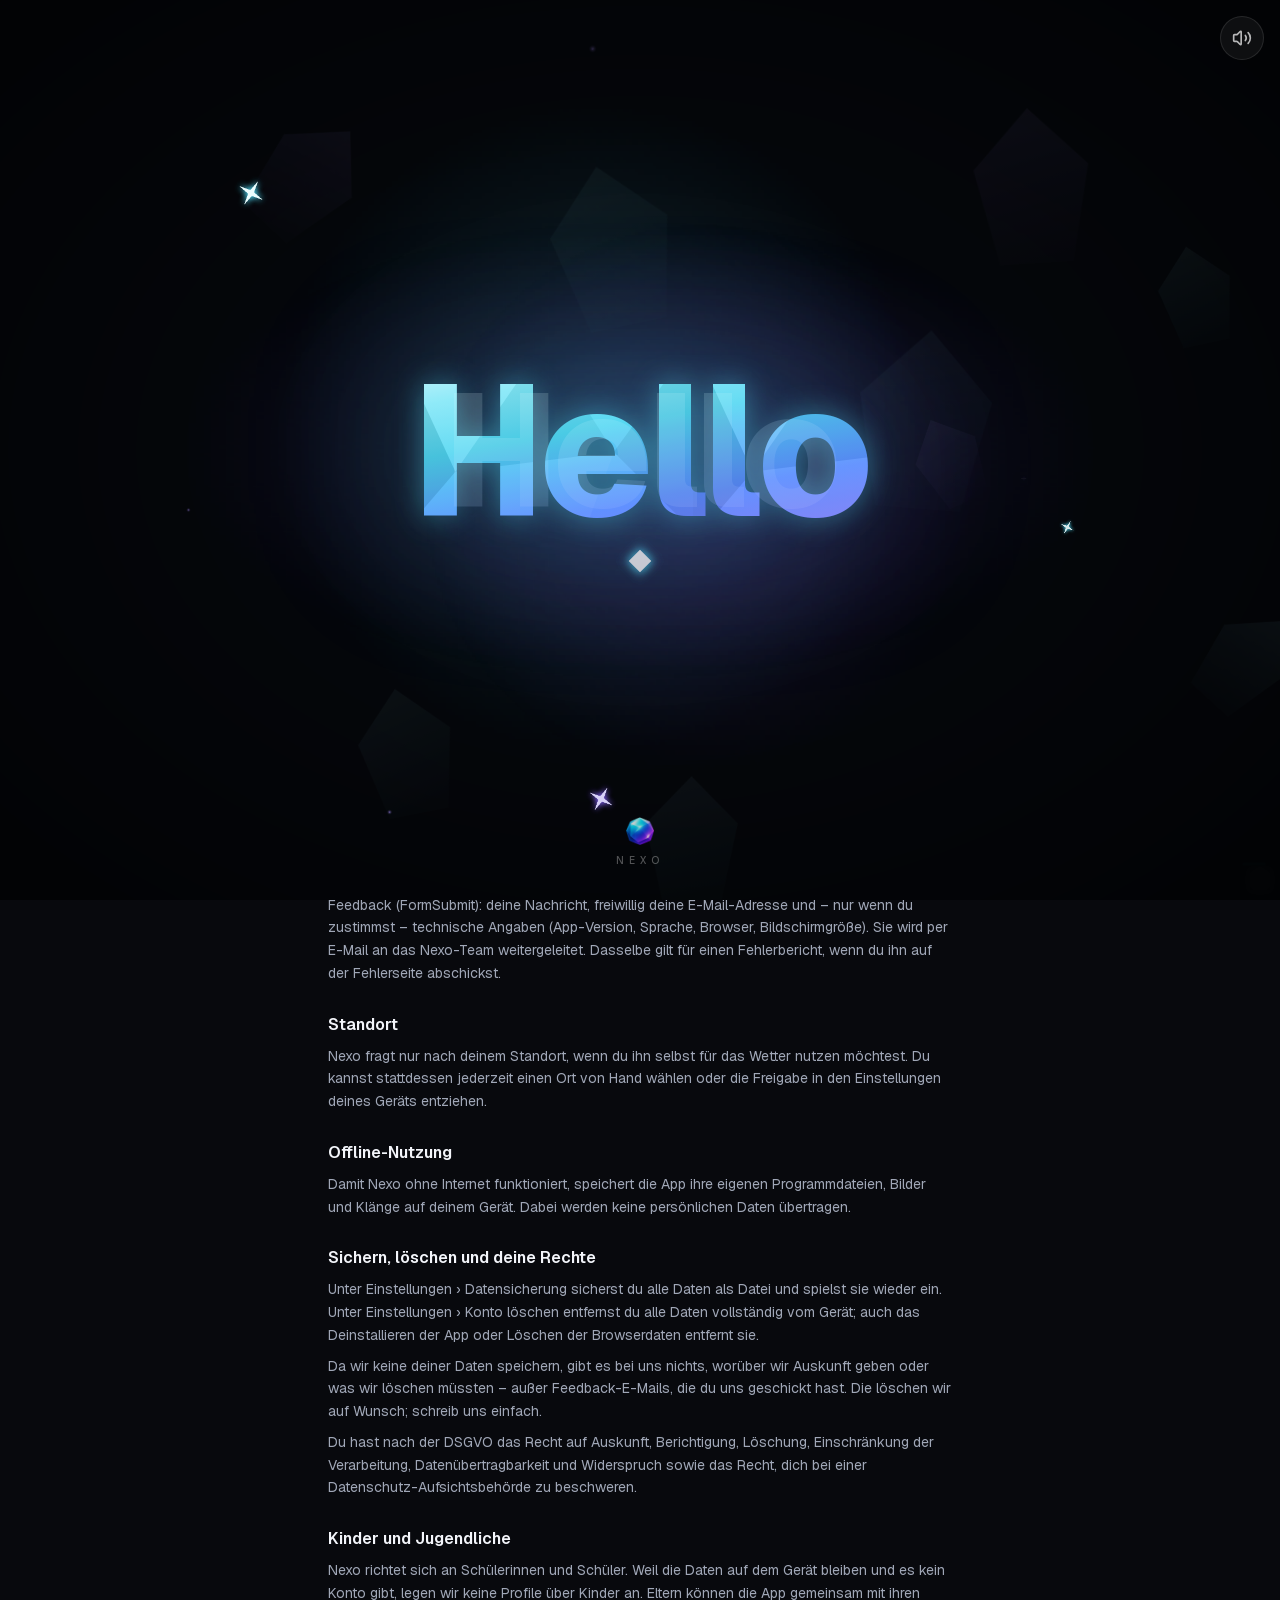
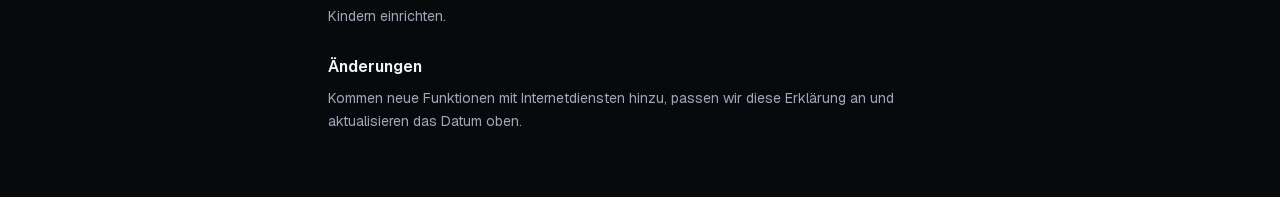
<file: datenschutz/index.html>
<!DOCTYPE html><html lang="de" class="dark geist_a71539c9-module__T19VSG__variable geist_mono_8d43a2aa-module__8Li5zG__variable caveat_f4b61a99-module__qhs43G__variable h-full antialiased"><head><meta charSet="utf-8"/><meta name="viewport" content="width=device-width, initial-scale=1, viewport-fit=cover"/><link rel="preload" href="/_next/static/media/797e433ab948586e-s.p.0r6juujl39pe6.woff2" as="font" crossorigin="" type="font/woff2"/><link rel="preload" href="/_next/static/media/a85fe84266768609-s.p.0h6ig86gwutp4.woff2" as="font" crossorigin="" type="font/woff2"/><link rel="preload" href="/_next/static/media/caa3a2e1cccd8315-s.p.0wgildi0cnwt9.woff2" as="font" crossorigin="" type="font/woff2"/><link rel="preload" as="image" href="/crystal.png"/><link rel="stylesheet" href="/_next/static/chunks/04khlw2bsgxee.css" data-precedence="next"/><link rel="stylesheet" href="/_next/static/chunks/18uikdb6wja9i.css" data-precedence="next"/><link rel="stylesheet" href="/_next/static/chunks/1_z8bjdv9g41i.css" data-precedence="next"/><link rel="preload" as="script" fetchPriority="low" href="/_next/static/chunks/0rqmg49wirni2.js"/><script src="/_next/static/chunks/2i51e627rllld.js" async=""></script><script src="/_next/static/chunks/13mygkiy-sgj0.js" async=""></script><script src="/_next/static/chunks/1ib4xohwn_uib.js" async=""></script><script src="/_next/static/chunks/turbopack-1xsj3ijd8hkog.js" async=""></script><script src="/_next/static/chunks/2uc9e_9ecuros.js" async=""></script><script src="/_next/static/chunks/3tie-uyjdk5lp.js" async=""></script><script src="/_next/static/chunks/333iidkz19foh.js" async=""></script><script src="/_next/static/chunks/0gdm_7kdql0em.js" async=""></script><script src="/_next/static/chunks/3rxwxcda2o2aa.js" async=""></script><script src="/_next/static/chunks/21gkatn-syt3t.js" async=""></script><script src="/_next/static/chunks/3nl4oasslo-i-.js" async=""></script><script src="/_next/static/chunks/3oktc-5a0-7vg.js" async=""></script><script src="/_next/static/chunks/2i873cttck-g4.js" async=""></script><script src="/_next/static/chunks/1rcsd5vnk_sfx.js" async=""></script><script src="/_next/static/chunks/1guqfjhjyr0w4.js" async=""></script><script src="/_next/static/chunks/3259_ziqbqms8.js" async=""></script><script src="/_next/static/chunks/35__43zdad1j2.js" async=""></script><meta name="theme-color" content="#0a0a0a"/><meta name="color-scheme" content="dark"/><title>Datenschutz – Nexo</title><meta name="description" content="Nexo ist deine kostenlose Schul-App: Stundenplan, Hausaufgaben, Notizen mit Stift, Noten und Planer an einem Ort. Alles bleibt auf deinem Gerät – ohne Konto, ohne Werbung, auch offline."/><meta name="application-name" content="Nexo"/><link rel="manifest" href="/manifest.webmanifest"/><meta name="keywords" content="Schul-App,Stundenplan,Hausaufgaben,Notizen,Noten,Planer,Schule,offline"/><meta name="google-site-verification" content="q62KNZA9tdDv4IZWB9Q8J-BwRxZVMETvucuHafcso_k"/><meta name="google-site-verification" content="Vy8iLFh-w-jxbNN5xSrBkBcuiUnUKpoh8qIJMu3uRIo"/><meta name="mobile-web-app-capable" content="yes"/><meta name="apple-mobile-web-app-title" content="Nexo"/><meta name="apple-mobile-web-app-status-bar-style" content="black-translucent"/><meta property="og:title" content="Nexo"/><meta property="og:description" content="Nexo ist deine kostenlose Schul-App: Stundenplan, Hausaufgaben, Notizen mit Stift, Noten und Planer an einem Ort. Alles bleibt auf deinem Gerät – ohne Konto, ohne Werbung, auch offline."/><meta property="og:url" content="https://nexo-official.github.io/"/><meta property="og:site_name" content="Nexo"/><meta property="og:locale" content="de_DE"/><meta property="og:image" content="https://nexo-official.github.io/icon-512.png"/><meta property="og:image:width" content="512"/><meta property="og:image:height" content="512"/><meta property="og:image:alt" content="Nexo"/><meta property="og:type" content="website"/><meta name="twitter:card" content="summary"/><meta name="twitter:title" content="Nexo"/><meta name="twitter:description" content="Nexo ist deine kostenlose Schul-App: Stundenplan, Hausaufgaben, Notizen mit Stift, Noten und Planer an einem Ort. Alles bleibt auf deinem Gerät – ohne Konto, ohne Werbung, auch offline."/><meta name="twitter:image" content="https://nexo-official.github.io/icon-512.png"/><link rel="icon" href="/icon.png?icon.0kevs3wyk-muc.png" sizes="512x512" type="image/png"/><link rel="apple-touch-icon" href="/apple-icon.png?apple-icon.0-7ggz6d2srgz.png" sizes="180x180" type="image/png"/><meta name="next-size-adjust" content=""/><script src="/_next/static/chunks/0cz1d0mv5g_q7.js" noModule=""></script></head><body class="h-full overflow-hidden"><div hidden=""><!--$--><!--/$--></div><div aria-hidden="true" class="nexo-boot"><img src="/crystal.png" alt="" class="nexo-boot-mark" draggable="false"/><span class="nexo-boot-line"></span><span class="nexo-boot-hi"></span></div><script>(self.__next_s=self.__next_s||[]).push([0,{"children":"(function(){try{\nvar d=document.documentElement;\nif(localStorage.getItem(\"nexo:onboarded\")!==\"1\")return;\nvar inst=false||matchMedia(\"(display-mode: standalone)\").matches||navigator.standalone===true;\nif(!inst||sessionStorage.getItem(\"nexo:booted\")){d.setAttribute(\"data-no-boot\",\"\");return;}\nsessionStorage.setItem(\"nexo:booted\",\"1\");\nif(sessionStorage.getItem(\"nexo:greeted\"))return;\nvar p=JSON.parse(localStorage.getItem(\"nexo:profile\")||\"{}\");\nvar n=(p.firstName||\"\").trim();if(!n)return;\nsessionStorage.setItem(\"nexo:greeted\",\"1\");\nvar h={\"de\":{\"m\":\"Guten Morgen, {name}\",\"d\":\"Hallo, {name}\",\"e\":\"Guten Abend, {name}\"},\"en\":{\"m\":\"Good morning, {name}\",\"d\":\"Hi, {name}\",\"e\":\"Good evening, {name}\"},\"fr\":{\"m\":\"Bonjour, {name}\",\"d\":\"Salut, {name}\",\"e\":\"Bonsoir, {name}\"},\"es\":{\"m\":\"Buenos días, {name}\",\"d\":\"Hola, {name}\",\"e\":\"Buenas noches, {name}\"},\"ja\":{\"m\":\"おはよう、{name}\",\"d\":\"こんにちは、{name}\",\"e\":\"こんばんは、{name}\"}};var g=h[localStorage.getItem(\"nexo:locale\")]||h.de;\nvar hr=new Date().getHours();var t=(hr\u003e=5\u0026\u0026hr\u003c11?g.m:hr\u003e=17||hr\u003c5?g.e:g.d).replace(\"{name}\",n);\nd.style.setProperty(\"--boot-hi\",JSON.stringify(t));d.setAttribute(\"data-boot-greet\",\"\");\n}catch(e){}})();","id":"nexo-boot-greet"}])</script><div class="pointer-events-none fixed left-0 top-0 z-50 pl-5 pt-5 sm:pl-8 sm:pt-7"><div class="pointer-events-auto"><div class="relative"><div class="relative transition-[transform,opacity] duration-[450ms] ease-[cubic-bezier(0.22,0.61,0.36,1)]" style="transform:scale(1);transform-origin:top left;opacity:1"><button type="button" aria-label="Menü" data-tour="menu" aria-expanded="false" class="relative flex h-14 items-center rounded-lg outline-none focus-visible:ring-2 focus-visible:ring-ring"><div class="size-14 shrink-0" aria-hidden="true"></div></button><div id="nexo-crystal" aria-hidden="true" class="pointer-events-none absolute left-0 top-0 z-10 will-change-transform" style="width:56px;height:56px;transform:translateX(-6px);transform-origin:0% 0% 0"><img src="/crystal.png" alt="" aria-hidden="true" draggable="false" class="select-none object-contain size-full"/></div><div aria-hidden="true" class="pointer-events-none absolute left-0 top-0 z-10 whitespace-nowrap" style="opacity:0;transform:translateX(66px) translateY(28px)"><span class="block -translate-y-1/2 font-semibold leading-none tracking-tight text-foreground" style="font-size:1.5rem">Workspace</span></div><div aria-hidden="true" class="absolute left-0 top-0 flex flex-col" style="pointer-events:none;visibility:hidden"><div aria-hidden="true" class="pointer-events-none absolute -inset-x-8 -inset-y-4 backdrop-blur-[3px] [mask-image:linear-gradient(to_right,transparent,black_22%,black_78%,transparent),linear-gradient(to_bottom,transparent,black_14%,black_86%,transparent)] [mask-composite:intersect] [-webkit-mask-image:linear-gradient(to_right,transparent,black_22%,black_78%,transparent),linear-gradient(to_bottom,transparent,black_14%,black_86%,transparent)] [-webkit-mask-composite:source-in]" style="opacity:0"></div><button type="button" data-tour="menu-settings" class="group relative flex h-14 items-center gap-3 text-left" style="opacity:0;transform:translateY(-8px)"><span class="relative grid size-11 shrink-0 place-items-center overflow-hidden rounded-full bg-surface-2 text-sm font-semibold text-muted ring-1 ring-border transition-[opacity,color] duration-300 group-hover:text-foreground"></span><span class="text-lg font-semibold tracking-tight text-muted transition-colors group-hover:text-accent">Einstellungen</span></button><button type="button" data-tour="menu-workspace" class="group relative flex h-12 items-center text-left" style="opacity:0;transform:translateY(-8px)"><span class="text-2xl font-semibold tracking-tight transition-colors duration-200 text-muted group-hover:text-accent">Workspace</span></button><button type="button" data-tour="menu-school" class="group relative flex h-12 items-center text-left" style="opacity:0;transform:translateY(-8px)"><span class="text-2xl font-semibold tracking-tight transition-colors duration-200 text-muted group-hover:text-accent">Schule</span></button><button type="button" data-tour="menu-planner" class="group relative flex h-12 items-center text-left" style="opacity:0;transform:translateY(-8px)"><span class="text-2xl font-semibold tracking-tight transition-colors duration-200 text-muted group-hover:text-accent">Planer</span></button><button type="button" data-tour="menu-progress" class="group relative flex h-12 items-center text-left" style="opacity:0;transform:translateY(-8px)"><span class="text-2xl font-semibold tracking-tight transition-colors duration-200 text-muted group-hover:text-accent">Fortschritt</span></button><button type="button" data-tour="menu-nexoAi" class="group relative flex h-12 items-center text-left" style="opacity:0;transform:translateY(-8px)"><span class="text-2xl font-semibold tracking-tight transition-colors duration-200 text-muted group-hover:text-accent">Nexo AI</span><span class="ml-2 self-center text-xs font-medium text-faint">bald</span></button><button type="button" data-tour="menu-community" class="group relative flex h-12 items-center text-left" style="opacity:0;transform:translateY(-8px)"><span class="text-2xl font-semibold tracking-tight transition-colors duration-200 text-muted group-hover:text-accent">Community</span><span class="ml-2 self-center text-xs font-medium text-faint">bald</span></button></div></div></div></div></div><main class="h-full"><div class="mx-auto min-h-dvh max-w-2xl px-5 pb-16 pt-20 sm:px-6"><a class="mb-6 inline-flex items-center gap-1.5 text-sm text-muted hover:text-foreground" href="/settings/"><svg xmlns="http://www.w3.org/2000/svg" width="24" height="24" viewBox="0 0 24 24" fill="none" stroke="currentColor" stroke-width="2" stroke-linecap="round" stroke-linejoin="round" class="lucide lucide-arrow-left size-4" aria-hidden="true"><path d="m12 19-7-7 7-7"></path><path d="M19 12H5"></path></svg>Einstellungen</a><h1 class="flex items-center gap-2.5 text-2xl font-semibold tracking-tight"><svg xmlns="http://www.w3.org/2000/svg" width="24" height="24" viewBox="0 0 24 24" fill="none" stroke="currentColor" stroke-width="2" stroke-linecap="round" stroke-linejoin="round" class="lucide lucide-shield-check size-6 text-accent" aria-hidden="true"><path d="M20 13c0 5-3.5 7.5-7.66 8.95a1 1 0 0 1-.67-.01C7.5 20.5 4 18 4 13V6a1 1 0 0 1 1-1c2 0 4.5-1.2 6.24-2.72a1.17 1.17 0 0 1 1.52 0C14.51 3.81 17 5 19 5a1 1 0 0 1 1 1z"></path><path d="m9 12 2 2 4-4"></path></svg>Datenschutzerklärung</h1><p class="mt-1 text-xs text-faint">Stand: 3. Oktober 2026</p><p class="mt-5 text-sm leading-relaxed text-muted">Nexo ist eine Schul-App, die deine Daten so weit wie möglich auf deinem eigenen Gerät behält. Hier steht genau, welche Daten wann wohin gehen.</p><section class="mt-7"><h2 class="text-base font-semibold">Verantwortlich</h2><p class="mt-2 text-sm leading-relaxed text-muted">Nexo-Team, erreichbar per E-Mail an nexo.official.hq@gmail.com.</p></section><section class="mt-7"><h2 class="text-base font-semibold">Grundsatz: Alles bleibt auf deinem Gerät</h2><p class="mt-2 text-sm leading-relaxed text-muted">Fächer, Hausaufgaben, Notizen und Zeichnungen, Noten, Termine, Stundenplan, dein Name und Profilbild sowie die Anordnung deines Workspace werden ausschließlich auf deinem Gerät gespeichert. Nexo betreibt keinen eigenen Server, es gibt kein Konto und keine Anmeldung.</p><p class="mt-2 text-sm leading-relaxed text-muted">Wir sehen deine Daten nicht – und können sie deshalb auch nicht wiederherstellen. Sichere sie regelmäßig (Einstellungen › Datensicherung).</p></section><section class="mt-7"><h2 class="text-base font-semibold">Keine Werbung, kein Tracking</h2><p class="mt-2 text-sm leading-relaxed text-muted">Nexo zeigt keine Werbung, nutzt keine Analyse- oder Tracking-Dienste und verkauft keine Daten.</p></section><section class="mt-7"><h2 class="text-base font-semibold">Dienste, die nur bei Benutzung Daten erhalten</h2><p class="mt-2 text-sm leading-relaxed text-muted">Einige Funktionen brauchen Informationen aus dem Internet. Nur wenn du sie benutzt, geht dabei – wie bei jedem Abruf im Internet – auch deine IP-Adresse an den jeweiligen Anbieter:</p><p class="mt-2 text-sm leading-relaxed text-muted">Wetter (Open-Meteo): die ungefähren Koordinaten deines gewählten Orts. Ortssuche (Open-Meteo): der eingegebene Ortsname.</p><p class="mt-2 text-sm leading-relaxed text-muted">Ortsname aus dem Standort (BigDataCloud): deine Koordinaten – nur, wenn du „Mein Standort“ wählst und die Standortfreigabe erlaubst.</p><p class="mt-2 text-sm leading-relaxed text-muted">Ferien und Feiertage (OpenHolidays): dein Bundesland.</p><p class="mt-2 text-sm leading-relaxed text-muted">Übersetzer (MyMemory): der Text, den du übersetzen lässt.</p><p class="mt-2 text-sm leading-relaxed text-muted">Feedback (FormSubmit): deine Nachricht, freiwillig deine E-Mail-Adresse und – nur wenn du zustimmst – technische Angaben (App-Version, Sprache, Browser, Bildschirmgröße). Sie wird per E-Mail an das Nexo-Team weitergeleitet. Dasselbe gilt für einen Fehlerbericht, wenn du ihn auf der Fehlerseite abschickst.</p></section><section class="mt-7"><h2 class="text-base font-semibold">Standort</h2><p class="mt-2 text-sm leading-relaxed text-muted">Nexo fragt nur nach deinem Standort, wenn du ihn selbst für das Wetter nutzen möchtest. Du kannst stattdessen jederzeit einen Ort von Hand wählen oder die Freigabe in den Einstellungen deines Geräts entziehen.</p></section><section class="mt-7"><h2 class="text-base font-semibold">Offline-Nutzung</h2><p class="mt-2 text-sm leading-relaxed text-muted">Damit Nexo ohne Internet funktioniert, speichert die App ihre eigenen Programmdateien, Bilder und Klänge auf deinem Gerät. Dabei werden keine persönlichen Daten übertragen.</p></section><section class="mt-7"><h2 class="text-base font-semibold">Sichern, löschen und deine Rechte</h2><p class="mt-2 text-sm leading-relaxed text-muted">Unter Einstellungen › Datensicherung sicherst du alle Daten als Datei und spielst sie wieder ein. Unter Einstellungen › Konto löschen entfernst du alle Daten vollständig vom Gerät; auch das Deinstallieren der App oder Löschen der Browserdaten entfernt sie.</p><p class="mt-2 text-sm leading-relaxed text-muted">Da wir keine deiner Daten speichern, gibt es bei uns nichts, worüber wir Auskunft geben oder was wir löschen müssten – außer Feedback-E-Mails, die du uns geschickt hast. Die löschen wir auf Wunsch; schreib uns einfach.</p><p class="mt-2 text-sm leading-relaxed text-muted">Du hast nach der DSGVO das Recht auf Auskunft, Berichtigung, Löschung, Einschränkung der Verarbeitung, Datenübertragbarkeit und Widerspruch sowie das Recht, dich bei einer Datenschutz-Aufsichtsbehörde zu beschweren.</p></section><section class="mt-7"><h2 class="text-base font-semibold">Kinder und Jugendliche</h2><p class="mt-2 text-sm leading-relaxed text-muted">Nexo richtet sich an Schülerinnen und Schüler. Weil die Daten auf dem Gerät bleiben und es kein Konto gibt, legen wir keine Profile über Kinder an. Eltern können die App gemeinsam mit ihren Kindern einrichten.</p></section><section class="mt-7"><h2 class="text-base font-semibold">Änderungen</h2><p class="mt-2 text-sm leading-relaxed text-muted">Kommen neue Funktionen mit Internetdiensten hinzu, passen wir diese Erklärung an und aktualisieren das Datum oben.</p></section></div><!--$--><!--/$--></main><div aria-hidden="true" class="pointer-events-none fixed inset-0 z-[180]"></div><script src="/_next/static/chunks/0rqmg49wirni2.js" id="_R_" async=""></script><script>(self.__next_f=self.__next_f||[]).push([0])</script><script>self.__next_f.push([1,"1:\"$Sreact.fragment\"\n2:I[78384,[\"/_next/static/chunks/2uc9e_9ecuros.js\",\"/_next/static/chunks/3tie-uyjdk5lp.js\",\"/_next/static/chunks/333iidkz19foh.js\",\"/_next/static/chunks/0gdm_7kdql0em.js\",\"/_next/static/chunks/3rxwxcda2o2aa.js\",\"/_next/static/chunks/21gkatn-syt3t.js\",\"/_next/static/chunks/3nl4oasslo-i-.js\",\"/_next/static/chunks/3oktc-5a0-7vg.js\",\"/_next/static/chunks/2i873cttck-g4.js\",\"/_next/static/chunks/1rcsd5vnk_sfx.js\"],\"BootSplash\"]\n3:I[79520,[\"/_next/static/chunks/2uc9e_9ecuros.js\",\"/_next/static/chunks/3tie-uyjdk5lp.js\",\"/_next/static/chunks/333iidkz19foh.js\",\"/_next/static/chunks/0gdm_7kdql0em.js\",\"/_next/static/chunks/3rxwxcda2o2aa.js\",\"/_next/static/chunks/21gkatn-syt3t.js\",\"/_next/static/chunks/3nl4oasslo-i-.js\",\"/_next/static/chunks/3oktc-5a0-7vg.js\",\"/_next/static/chunks/2i873cttck-g4.js\",\"/_next/static/chunks/1rcsd5vnk_sfx.js\"],\"\"]\n5:I[5748,[\"/_next/static/chunks/2uc9e_9ecuros.js\",\"/_next/static/chunks/3tie-uyjdk5lp.js\",\"/_next/static/chunks/333iidkz19foh.js\",\"/_next/static/chunks/0gdm_7kdql0em.js\",\"/_next/static/chunks/3rxwxcda2o2aa.js\",\"/_next/static/chunks/21gkatn-syt3t.js\",\"/_next/static/chunks/3nl4oasslo-i-.js\",\"/_next/static/chunks/3oktc-5a0-7vg.js\",\"/_next/static/chunks/2i873cttck-g4.js\",\"/_next/static/chunks/1rcsd5vnk_sfx.js\"],\"MotionSetup\"]\n6:I[59256,[\"/_next/static/chunks/2uc9e_9ecuros.js\",\"/_next/static/chunks/3tie-uyjdk5lp.js\",\"/_next/static/chunks/333iidkz19foh.js\",\"/_next/static/chunks/0gdm_7kdql0em.js\",\"/_next/static/chunks/3rxwxcda2o2aa.js\",\"/_next/static/chunks/21gkatn-syt3t.js\",\"/_next/static/chunks/3nl4oasslo-i-.js\",\"/_next/static/chunks/3oktc-5a0-7vg.js\",\"/_next/static/chunks/2i873cttck-g4.js\",\"/_next/static/chunks/1rcsd5vnk_sfx.js\"],\"AppMenu\"]\n7:I[39756,[\"/_next/static/chunks/2uc9e_9ecuros.js\",\"/_next/static/chunks/3tie-uyjdk5lp.js\",\"/_next/static/chunks/333iidkz19foh.js\",\"/_next/static/chunks/0gdm_7kdql0em.js\",\"/_next/static/chunks/3rxwxcda2o2aa.js\",\"/_next/static/chunks/21gkatn-syt3t.js\",\"/_next/static/chunks/3nl4oasslo-i-.js\",\"/_next/static/chunks/3oktc-5a0-7vg.js\",\"/_next/static/chunks/2i873cttck-g4.js\",\"/_next/static/chunks/1rcsd5vnk_sfx.js\"],\"default\"]\n8:I[58298,[\"/_next/static/chunks/2uc9e_9ecuros.js\",\"/_next/static/chunks/3tie-uyjdk5lp.js\",\"/_next/static/chunks/333iidkz19foh.js\",\"/_next/static/chunks/0gdm_7kdql0em.js\",\"/_next/static/chunks/3rxwxcda2o2aa.js\",\"/_next/static/chunks/21gkatn-syt3t.js\",\"/_next/static/chunks/3nl4oasslo-i-.js\",\"/_next/static/chunks/3oktc-5a0-7vg.js\",\"/_next/static/chunks/2i873cttck-g4.js\",\"/_next/static/chunks/1rcsd5vnk_sfx.js\",\"/_next/static/chunks/1guqfjhjyr0w4.js\"],\"default\"]\n9:I[37457,[\"/_next/static/chunks/2uc9e_9ecuros.js\",\"/_next/static/chunks/3tie-uyjdk5lp.js\",\"/_next/static/chunks/333iidkz19foh.js\",\"/_next/static/chunks/0gdm_7kdql0em.js\",\"/_next/static/chunks/3rxwxcda2o2aa.js\",\"/_next/static/chunks/21gkatn-syt3t.js\",\"/_next/static/chunks/3nl4oasslo-i-.js\",\"/_next/static/chunks/3oktc-5a0-7vg.js\",\"/_next/static/chunks/2i873cttck-g4.js\",\"/_next/static/chunks/1rcsd5vnk_sfx.js\"],\"default\"]\n26:I[63491,[\"/_next/static/chunks/2uc9e_9ecuros.js\",\"/_next/static/chunks/3tie-uyjdk5lp.js\",\"/_next/static/chunks/333iidkz19foh.js\",\"/_next/static/chunks/0gdm_7kdql0em.js\",\"/_next/static/chunks/3rxwxcda2o2aa.js\",\"/_next/static/chunks/21gkatn-syt3t.js\",\"/_next/static/chunks/3nl4oasslo-i-.js\",\"/_next/static/chunks/3oktc-5a0-7vg.js\",\"/_next/static/chunks/2i873cttck-g4.js\",\"/_next/static/chunks/1rcsd5vnk_sfx.js\",\"/_next/static/chunks/3259_ziqbqms8.js\"],\"default\"]\n:HL[\"/_next/static/chunks/04khlw2bsgxee.css\",\"style\"]\n:HL[\"/_next/static/chunks/18uikdb6wja9i.css\",\"style\"]\n:HL[\"/_next/static/chunks/1_z8bjdv9g41i.css\",\"style\"]\n:HL[\"/_next/static/media/797e433ab948586e-s.p.0r6juujl39pe6.woff2\",\"font\",{\"crossOrigin\":\"\",\"type\":\"font/woff2\"}]\n:HL[\"/_next/static/media/a85fe84266768609-s.p.0h6ig86gwutp4.woff2\",\"font\",{\"crossOrigin\":\"\",\"type\":\"font/woff2\"}]\n:HL[\"/_next/static/media/caa3a2e1cccd8315-s.p.0wgildi0cnwt9.woff2\",\"font\",{\"crossOrigin\":\"\",\"type\":\"font/woff2\"}]\n4:T4b4,(function(){try{\nvar d=document.documentElement;\nif(localStorage.getItem(\"nexo:onboarded\")!==\"1\")return;\nvar inst=false||matchMedia(\"(display-mode: standalone)\").matches||navigator.standalone===true;\nif(!inst||sessionStorage.getItem(\"nexo:booted\")){d.setAttribute(\"data-no-boot\",\"\");return;}\nsessionStorage.setItem(\"nexo:booted\",\"1\");\nif(sessionStorage.getItem(\"nexo:greeted\"))return;\nvar p=JSON.parse(localStorage.getItem(\"nexo:profile\")||\"{}\");\nvar n=(p.firstName||\"\").trim();if(!n)return;\nsessionStorage.setItem(\"nexo:greeted\",\"1\");\nvar h={\"de\":{\"m\":\"Guten Morgen, {name}\",\"d\":\"Hallo, {name}\",\"e\":\"Guten Abend, {name}\"},\"en\":{\"m\":\"Good morning, {name}\",\"d\":\"Hi, {name}\",\"e\":\"Good evening, {name}\"},\"fr\":{\"m\":\"Bonjour, {name}\",\"d\":\"Salut, {name}\",\"e\":\"Bonsoir, {name}\"},\"es\":{\"m\":\"Buenos días, {name}\",\"d\":\"Hola, {name}\",\"e\":\"Buenas noches, {name}\"},\"ja\":{\"m\":\"おはよう、{name}\",\"d\":\"こんにちは、{name}\",\"e\":\"こんばんは、{name}\"}};var g=h[localStorage.getItem(\"nexo:locale\")]||h.de;\nvar hr=new Date().getHours();var t=(hr\u003e=5\u0026\u0026hr\u003c11?g.m:hr\u003e=17||hr\u003c5?g.e:g.d).replace(\"{name}\",n);\nd.style.setProperty(\"--boot-hi\",JSON.stringify(t));d.setAttribute(\"data-boot-greet\",\"\");\n}catch(e){}})();24:X\n0:{\"P\":null,\"c\":[\"\",\"datenschutz\",\"\"],\"q\":\"\",\"i\":false,\"f\":[[[\"\",{\"children\":[\"datenschutz\",{\"children\":[\"__PAGE__\",{},\"$undefined\",\"$undefined\",4608]},\"$undefined\",\"$undefined\",4608]},\"$undefined\",\"$undefined\",4624],[[\"$\",\"$1\",\"c\",{\"children\":[[[\"$\",\"link\",\"0\",{\"rel\":\"stylesheet\",\"href\":\"/_next/static/chunks/04khlw2bsgxee.css\",\"precedence\":\"next\",\"crossOrigin\":\"$undefined\",\"nonce\":\"$undefined\"}],[\"$\",\"link\",\"1\",{\"rel\":\"stylesheet\",\"href\":\"/_next/static/chunks/18uikdb6wja9i.css\",\"precedence\":\"next\",\"crossOrigin\":\"$undefined\",\"nonce\":\"$undefined\"}],[\"$\",\"link\",\"2\",{\"rel\":\"stylesheet\",\"href\":\"/_next/static/chunks/1_z8bjdv9g41i.css\",\"precedence\":\"next\",\"crossOrigin\":\"$undefined\",\"nonce\":\"$undefined\"}],[\"$\",\"script\",\"script-0\",{\"src\":\"/_next/static/chunks/2uc9e_9ecuros.js\",\"async\":true,\"nonce\":\"$undefined\"}],[\"$\",\"script\",\"script-1\",{\"src\":\"/_next/static/chunks/3tie-uyjdk5lp.js\",\"async\":true,\"nonce\":\"$undefined\"}],[\"$\",\"script\",\"script-2\",{\"src\":\"/_next/static/chunks/333iidkz19foh.js\",\"async\":true,\"nonce\":\"$undefined\"}],[\"$\",\"script\",\"script-3\",{\"src\":\"/_next/static/chunks/0gdm_7kdql0em.js\",\"async\":true,\"nonce\":\"$undefined\"}],[\"$\",\"script\",\"script-4\",{\"src\":\"/_next/static/chunks/3rxwxcda2o2aa.js\",\"async\":true,\"nonce\":\"$undefined\"}],[\"$\",\"script\",\"script-5\",{\"src\":\"/_next/static/chunks/21gkatn-syt3t.js\",\"async\":true,\"nonce\":\"$undefined\"}],[\"$\",\"script\",\"script-6\",{\"src\":\"/_next/static/chunks/3nl4oasslo-i-.js\",\"async\":true,\"nonce\":\"$undefined\"}],[\"$\",\"script\",\"script-7\",{\"src\":\"/_next/static/chunks/3oktc-5a0-7vg.js\",\"async\":true,\"nonce\":\"$undefined\"}],[\"$\",\"script\",\"script-8\",{\"src\":\"/_next/static/chunks/2i873cttck-g4.js\",\"async\":true,\"nonce\":\"$undefined\"}],[\"$\",\"script\",\"script-9\",{\"src\":\"/_next/static/chunks/1rcsd5vnk_sfx.js\",\"async\":true,\"nonce\":\"$undefined\"}]],[\"$\",\"html\",null,{\"lang\":\"de\",\"suppressHydrationWarning\":true,\"className\":\"dark geist_a71539c9-module__T19VSG__variable geist_mono_8d43a2aa-module__8Li5zG__variable caveat_f4b61a99-module__qhs43G__variable h-full antialiased\",\"children\":[\"$\",\"body\",null,{\"className\":\"h-full overflow-hidden\",\"children\":[[\"$\",\"$L2\",null,{}],[\"$\",\"$L3\",null,{\"id\":\"nexo-boot-greet\",\"strategy\":\"beforeInteractive\",\"children\":\"$4\"}],[\"$\",\"$L5\",null,{\"children\":[[\"$\",\"div\",null,{\"className\":\"pointer-events-none fixed left-0 top-0 z-50 pl-5 pt-5 sm:pl-8 sm:pt-7\",\"children\":[\"$\",\"div\",null,{\"className\":\"pointer-events-auto\",\"children\":[\"$\",\"$L6\",null,{}]}]}],[\"$\",\"main\",null,{\"className\":\"h-full\",\"children\":[\"$\",\"$L7\",null,{\"parallelRouterKey\":\"children\",\"error\":\"$8\",\"errorStyles\":[],\"errorScripts\":[[\"$\",\"script\",\"script-0\",{\"src\":\"/_next/static/chunks/1guqfjhjyr0w4.js\",\"async\":true,\"nonce\":\"$undefined\"}]],\"template\":[\"$\",\"$L9\",null,{}],\"templateStyles\":\"$undefined\",\"templateScripts\":\"$undefined\",\"notFound\":[[[\"$\",\"title\",null,{\"children\":\"404: This page could not be found.\"}],[\"$\",\"div\",null,{\"style\":{\"fontFamily\":\"system-ui,\\\"Segoe UI\\\",Roboto,Helvetica,Arial,sans-serif,\\\"Apple Color Emoji\\\",\\\"Segoe UI Emoji\\\"\",\"height\":\"100vh\",\"textAlign\":\"center\",\"display\":\"flex\",\"flexDirection\":\"column\",\"alignItems\":\"center\",\"justifyContent\":\"center\"},\"children\":[\"$\",\"div\",null,{\"children\":[[\"$\",\"style\",null,{\"dangerouslySetInnerHTML\":{\"__html\":\"body{color:#000;background:#fff;margin:0}.next-error-h1{border-right:1px solid rgba(0,0,0,.3)}@media (prefers-color-scheme:dark){body{color:#fff;background:#000}.next-error-h1{border-right:1px solid rgba(255,255,255,.3)}}\"}}],\"$La\",\"$Lb\"]}]}]],[]],\"forbidden\":\"$undefined\",\"unauthorized\":\"$undefined\"}]}],\"$Lc\",\"$Ld\",\"$Le\",\"$Lf\",\"$L10\",\"$L11\",\"$L12\",\"$L13\",\"$L14\",\"$L15\",\"$L16\",\"$L17\",\"$L18\",\"$L19\",\"$L1a\",\"$L1b\",\"$L1c\",\"$L1d\",\"$L1e\"]}],\"$L1f\",\"$L20\",\"$L21\"]}]}]]}],{\"children\":[\"$L22\",{\"children\":[\"$L23\",{},null,false,null]},null,false,\"$24\"]},null,false,null],\"$L25\",false]],\"m\":\"$undefined\",\"G\":[\"$26\",[\"$L27\",\"$L28\",\"$L29\"]],\"S\":true,\"h\":null,\"r\":\"$undefined\",\"s\":\"$undefined\",\"a\":\"$undefined\",\"l\":\"$undefined\",\"p\":\"$undefined\",\"d\":\"$undefined\",\"b\":\"VzhujhoLxcGmxuNbGzMb0\"}\n2a:I[42638,[\"/_next/static/chunks/2uc9e_9ecuros.js\",\"/_next/static/chunks/3tie-uyjdk5lp.js\",\"/_next/static/chunks/333iidkz19foh.js\",\"/_next/static/chunks/0gdm_7kdql0em.js\",\"/_next/static/chunks/3rxwxcda2o2aa.js\",\"/_next/static/chunks/21gkatn-syt3t.js\",\"/_next/static/chunks/3nl4oasslo-i-.js\",\"/_next/static/chunks/3oktc-5a0-7vg.js\",\"/_next/static/chunks/2i873cttck-g4.js\",\"/_next/static/chunks/1rcsd5vnk_sfx.js\"],\"BackToWorkspace\"]\n2b:I[83826,[\"/_next/static/chunks/2uc9e_9ecuros.js\",\"/_next/static/chunks/3tie-uyjdk5lp.js\",\"/_next/static/chunks/333iidkz19foh.js\",\"/_next/static/chunks/0gdm_7kdql0em.js\",\"/_next/static/chunks/3rxwxcda2o2aa.js\",\"/_next/static/chunks/21gkatn-syt3t.js\",\"/_next/static/chunks/3nl4oasslo-i-.js\",\"/_next/static/chunks/3oktc-5a0-7vg.js\",\"/_next/static/chunks/2i873cttck-g4.js\",\"/_next/static/chunks/1rcsd5vnk_sfx.js\"],\"UndoToast\"]\n2c:I[902,[\"/_next/static/chunks/2uc9e_9ecuros.js\",\"/_next/static/chunks/3tie-uyjdk5lp.js\",\"/_next/static/chunks/333iidkz19foh.js\",\"/_next/static/chunks/0gdm_7kdql0em.js\",\"/_next/static/chunks/3rxwxcda2o2aa.js\",\"/_next/static/chunks/21gkatn-syt3t.js\",\"/_next/static/chunks/3nl4oasslo-i-.js\",\"/_next/static/chunks/3oktc-5a0-7vg.js\",\"/_next/static/chunks/2i873cttck-g4.js\",\"/_next/static/chunks/1rcsd5vnk_sfx.js\"],\"BackupReminder\"]\n2d:I[54981,[\"/_next/static/chunks/2uc9e_9ecuros.js\",\"/_next/static/chunks/3tie-uyjdk5lp.js\",\"/_next/static/chunks/333iidkz19foh.js\",\"/_next/static/chunks/0gdm_7kdql0em.js\",\"/_next/static/chunks/3rxwxcda2o2aa.js\",\"/_next/static/chunks/21gkatn-syt3t.js\",\"/_next/static/chunks/3nl4oasslo-i-.js\",\"/_next/static/chunks/3oktc-5a0-7vg.js\",\"/_next/static/chunks/2i873cttck-g4.js\",\"/_next/static/chunks/1rcsd5vnk_sfx.js\"],\"Onboarding\"]\n2e:I[29766,[\"/_next/static/chunks/2uc9e_9ecuros.js\",\"/_next/static/chunks/3tie-uyjdk5lp.js\",\"/_next/static/chunks/333iidkz19foh.js\",\"/_next/static/chunks/0gdm_7kdql0em.js\",\"/_next/static/chunks/3rxwxcda2o2aa.js\",\"/_next/static/chunks/21gkatn-syt3t.js\",\"/_next/static/chunks/3nl4oasslo-i-.js\",\"/_next/static/chunks/3oktc-5a0-7vg.js\",\"/_next/static/chunks/2i873cttck-g4.js\",\"/_next/static/chunks/1rcsd5vnk_sfx.js\"],\"TourOverlay\"]\n2f:I[33392,[\"/_next/static/chunks/2uc9e_9ecuros.js\",\"/_next/static/chunks/3tie-uyjdk5lp.js\",\"/_next/static/chunks/333iidkz19foh.js\",\"/_next/static/chunks/0gdm_7kdql0em.js\",\"/_next/static/chunks/3rxwxcda2o2aa.js\",\"/_next/static/chunks/21gkatn-syt3t.js\",\"/_next/static/chunks/3nl4oasslo-i-.js\",\"/_next/static/chunks/3oktc-5a0-7vg.js\",\"/_next/static/chunks/2i873cttck-g4.js\",\"/_next/static/chunks/1rcsd5vnk_sfx.js\"],\"HoverHint\"]\n30:I[83347,[\"/_next/static/chunks/2uc9e_9ecuros.js\",\"/_next/static/chunks/3tie-uyjdk5lp.js\",\"/_next/static/chunks/333iidkz19foh.js\",\"/_next/static/chunks/0gdm_7kdql0em.js\",\"/_next/static/chunks/3rxwxcda2o2aa.js\",\"/_next/static/chunks/21gkatn-syt3t.js\",\"/_next/static/chunks/3nl4oasslo-i-.js\",\"/_next/static/chunks/3oktc-5a0-7vg.js\",\"/_next/static/chunks/2i873cttck-g4.js\",\"/_next/static/chunks/1rcsd5vnk_sfx.js\"],\"PenHover\"]\n31:I[71241,[\"/_next/static/chunks/2uc9e_9ecuros.js\",\"/_next/static/chunks/3tie-uyjdk5lp.js\",\"/_next/static/chunks/333iidkz19foh.js\",\"/_next/static/chunks/0gdm_7kdql0em.js\",\"/_next/static/chunks/3rxwxcda2o2aa.js\",\"/_next/static/chunks/21gkatn-syt3t.js\",\"/_next/static/chunks/3nl4oasslo-i-.js\",\"/_next/static/chunks/3oktc-5a0-7vg.js\",\"/_next/static/chunks/2i873cttck-g4.js\",\"/_next/static/chunks/1rcsd5vnk_sfx.js\"],\"CheckBurst\"]\n32:I[97630,[\"/_next/static/chunks/2uc9e_9ecuros.js\",\"/_next/static/chunks/3tie-uyjdk5lp.js\",\"/_next/static/chunks/333iidkz19foh.js\",\"/_next/static/chunks/0gdm_7kdql0em.js\",\"/_next/static/chunks/3rxwxcda2o2aa.js\",\"/_next/static/chunks/21gkatn-syt3t.js\",\"/_next/static/chunks/3nl4oasslo-i-.js\",\"/_next/static/chunks/3oktc-5a0-7vg.js\",\"/_next/static/chunks/2i873cttck-g4.js\",\"/_next/static/chunks/1rcsd5vnk_sfx.js\"],\"QuickHomeworkHost\"]\n33:I[26009,[\"/_next/static/chunks/2uc9e_9ecuros.js\",\"/_next/static/chunks/3tie-uyjdk5lp.js\",\"/_next/static/chunks/333iidkz19foh.js\",\"/_next/static/chunks/0gdm_7kdql0em.js\",\"/_next/static/chunks/3rxwxcda2o2aa.js\",\"/_next/static/chunks/21gkatn-syt3t.js\",\"/_next/static/chunks/3nl4oasslo-i-.js\",\"/_next/static/chunks/3oktc-5a0-7vg.js\",\"/_next/static/chunks/2i873cttck-g4.js\",\"/_next/static/chunks/1rcsd5vnk_sfx.js\"],\"CommandPalette\"]\n34:I[17892,[\"/_next/static/chunks/2uc9e_9ecuros.js\",\"/_next/static/chunks/3tie-uyjdk5lp.js\",\"/_next/static/chunks/333iidkz19foh.js\",\"/_next/static/chunks/0gdm_7kdql0em.js\",\"/_next/static/chunks/3rxwxcda2o2aa.js\",\"/_next/static/chunks/21gkatn-syt3t.js\",\"/_next/static/chunks/3nl4oasslo-i-.js\",\"/_next/static/chunks/3oktc-5a0-7vg.js\",\"/_next/static/chunks/2i873cttck-g4.js\",\"/_next/static/chunks/1rcsd5vnk_sfx.js\"],\"PullToSearch\"]\n35:I[43672,[\"/_next/static/chunks/2uc9e_9ecuros.js\",\"/_next/static/chunks/3tie-uyjdk5lp.js\",\"/_next/static/chunks/333iidkz19foh.js\",\"/_next/static/chunks/0gdm_7kdql0em.js\",\"/_next/static/chunks/3rxwxcda2o2aa.js\",\"/_next/static/chunks/21gkatn-syt3t.js\",\"/_next/static/chunks/3nl4oasslo-i-.js\",\"/_next/static/chunks/3oktc-5a0-7vg.js\",\"/_next/static/chunks/2i873cttck-g4.js\",\"/_next/static/chunks/1rcsd5vnk_sfx.js\"],\"ReminderHost\"]\n36:I[23246,[\"/_next/static/chunks/2uc9e_9ecuros.js\",\"/_next/static/chunks/3tie-uyjdk5lp.js\",\"/_next/static/chunks/333iidkz19foh.js\",\"/_next/static/chunks/0gdm_7kdql0em.js\",\"/_next/static/chunks/3rxwxcda2o2aa.js\",\"/_next/static/chunks/21gkatn-syt3t.js\",\"/_next/static/chunks/3nl4oasslo-i-.js\",\"/_next/static/chunks/3oktc-5a0-7vg.js\",\"/_next/static/chunks/2i873cttck-g4.js\",\"/_next/static/chunks/1rcsd5vnk_sfx.js\"],\"StudyHost\"]\n37:I[38363,[\"/_next/static/chunks/2uc9e_9ecuros.js\",\"/_next/static/chunks/3tie-uyjdk5lp.js\",\"/_next/static/chunks/333iidkz19foh.js\",\"/_next/static/chunks/0gdm_7kdql0em.js\",\"/_next/static/chunks/3rxwxcda2o2aa.js\",\"/_next/static/chunks/21gkatn-syt3t.js\",\"/_next/static/chunks/3nl4oasslo-i-.js\",\"/_next/static/chunks/3oktc-5a0-7vg.js\",\"/_next/static/chunks/2i873cttck-g4.js\",\"/_next/static/chunks/1rcsd5vnk_sfx.js\"],\"TimerHost\"]\n38:I[45813,[\"/_next/static/chunks/2uc9e_9ecuros.js\",\"/_next/static/chunks/3tie-uyjdk5lp.js\",\"/_next/static/chunks/333iidkz19foh.js\",\"/_next/static/chunks/0gdm_7kdql0em.js\",\"/_next/static/chunks/3rxwxcda2o2aa.js\",\"/_next/static/chunks/21gkatn-syt3t.js\",\"/_next/static/chunks/3nl4oasslo-i-.js\",\"/_next/static/chunks/3oktc-5a0-7vg.js\",\"/_next/static/chunks/2i873cttck-g4.js\",\"/_next/static/chunks/1rcsd5vnk_sfx.js\"],\"NudgeHost\"]\n39:I[29778,[\"/_next/static/chunks/2uc9e_9ecuros.js\",\"/_next/static/chunks/3tie-uyjdk5lp.js\",\"/_next/static/chunks/333iidkz19foh.js\",\"/_next/static/chunks/0gdm_7kdql0em.js\",\"/_next/static/chunks/3rxwxcda2o2aa.js\",\"/_next/static/chunks/21gkatn-syt3t.js\",\"/_next/static/chunks/3nl4oasslo-i-.js\",\"/_next/static/chunks/3oktc-5a0-7vg.js\",\"/_next/static/chunks/2i873cttck-g4.js\",\"/_next/static/chunks/1rcsd5vnk_sfx.js\"],\"ReliabilityHost\"]\n3a:I[66452,[\"/_next/static/chunks/2uc9e_9ecuros.js\",\"/_next/static/chunks/3tie-uyjdk5lp.js\",\"/_next/static/chunks/333iidkz19foh.js\",\"/_next/static/chunks/0gdm_7kdql0em.js\",\"/_next/static/chunks/3rxwxcda2o2aa.js\",\"/_next/static/chunks/21gkatn-syt3t.js\",\"/_next/static/chunks/3nl4oasslo-i-.js\",\"/_next/static/chunks/3oktc-5a0-7vg.js\",\"/_next/static/chunks/2i873cttck-g4.js\",\"/_next/static/chunks/1rcsd5vnk_sfx.js\"],\"TiltHost\"]\n3b:I[72330,[\"/_next/static/chunks/2uc9e_9ecuros.js\",\"/_next/static/chunks/3tie-uyjdk5lp.js\",\"/_next/static/chunks/333iidkz19foh.js\",\"/_next/static/chunks/0gdm_7kdql0em.js\",\"/_next/static/chunks/3rxwxcda2o2aa.js\",\"/_next/static/chunks/21gkatn-syt3t.js\",\"/_next/static/chunks/3nl4oasslo-i-.js\",\"/_next/static/chunks/3oktc-5a0-7vg.js\",\"/_next/static/chunks/2i873cttck-g4.js\",\"/_next/static/chunks/1rcsd5vnk_sfx.js\"],\"ProgressHost\"]\n3c:I[54462,[\"/_next/static/chunks/2uc9e_9ecuros.js\",\"/_next/static/chunks/3tie-uyjdk5lp.js\",\"/_next/static/chunks/333iidkz19foh.js\",\"/_next/static/chunks/0gdm_7kdql0em.js\",\"/_next/static/chunks/3rxwxcda2o2aa.js\",\"/_next/static/chunks/21gkatn-syt3t.js\",\"/_next/static/chunks/3nl4oasslo-i-.js\",\"/_next/static/chunks/3oktc-5a0-7vg.js\",\"/_next/static/chunks/2i873cttck-g4.js\",\"/_next/static/chunks/1rcsd5vnk_sfx.js\"],\"AppRouteFix\"]\n3d:I[32489,[\"/_next/static/chunks/2uc9e_9ecuros.js\",\"/_next/static/chunks/3tie-uyjdk5lp.js\",\"/_next/static/chunks/333iidkz19foh.js\",\"/_next/static/chunks/0gdm_7kdql0em.js\",\"/_next/static/chunks/3rxwxcda2o2aa.js\",\"/_next/static/chunks/21gkatn-syt3t.js\",\"/_next/static/chunks/3nl4oasslo-i-.js\",\"/_next/static/chunks/3oktc-5a0-7vg.js\",\"/_next/static/chunks/2i873cttck-g4.js\",\"/_next/static/chunks/1rcsd5vnk_sfx.js\"],\"PerfGuard\"]\n3e:I[86737,[\"/_next/static/chunks/2uc9e_9ecuros.js\",\"/_next/static/chunks/3tie-uyjdk5lp.js\",\"/_next/static/chunks/333iidkz19foh.js\",\"/_next/static/chunks/0gdm_7kdql0em.js\",\"/_next/static/chunks/3rxwxcda2o2aa.js\",\"/_next/static/chunks/21gkatn-syt3t.js\",\"/_next/static/chunks/3nl4oasslo-i-.js\",\"/_next/static/chunks/3oktc-5a0-7vg.js\",\"/_next/static/chunks/2i873cttck-g4.js\",\"/_next/static/chunks/1rcsd5vnk_sfx.js\"],\"Warmup\"]\n3f:I[19280,[\"/_next/static/chunks/2uc9e_9ecuros.js\",\"/_next/static/chunks/3tie-uyjdk5lp.js\",\"/_next/static/chunks/333iidkz19foh.js\",\"/_next/static/chunks/0gdm_7kdql0em.js\",\"/_next/static/chunks/3rxwxcda2o2aa.js\",\"/_next/static/chunks/21gkatn-syt3t.js\",\"/_next/static/chunks/3nl4oasslo-i-.js\",\"/_next/static/chunks/3oktc-5a0-7vg.js\",\"/_next/static/chunks/2i873cttck-g4.js\",\"/_next/static/chunks/1rcsd5vnk_sfx.js\"],\"ServiceWorkerRegister\"]\n40:I[8631,[\"/_next/static/chunks/2uc9e_9ecuros.js\",\"/_next/static/chunks/3tie-uyjdk5lp.js\",\"/_next/static/chunks/333iidkz19foh.js\",\"/_next/static/chunks/0gdm_7kdql0em.js\",\"/_next/static/chunks/3rxwxcda2o2aa.js\",\"/_next/static/chunks/21gkatn-syt3t.js\",\"/_next/static/chunks/3nl4oasslo-i-.js\",\"/_next/static/chunks/3oktc-5a0-7vg.js\",\"/_next/static/chunks/2i873cttck-g4.js\",\"/_next/static/chunks/1rcsd5vnk_sfx.js\",\"/_next/static/chunks/35__43zdad1j2.js\"],\"PrivacyPolicy\"]\n41:I[97367,[\"/_next/static/chunks/2uc9e_9ecuros.js\",\"/_next/static/chunks/3tie-uyjdk5lp.js\",\"/_next/static/chunks/333iidkz19foh.js\",\"/_next/static/chunks/0gdm_7kdql0em.js\",\"/_next/static/chunks/3rxwxcda2o2aa.js\",\"/_next/static/chunks/21gkatn-syt3t.js\",\"/_next/static/chunks/3nl4oasslo-i-.js\",\"/_next/static/chunks/3oktc-5a0-7vg.js\",\"/_next/static/chunks/2i873cttck-g4.js\",\"/_next/static/chunks/1rcsd5vnk_sfx.js\"],\"OutletBoundary\"]\n42:\"$Sreact.suspense\"\n44:I[97367,[\"/_next/static/chunks/2uc9e_9ecuros.js\",\"/_next/static/chunks/3tie-uyjdk5lp.js\",\"/_next/static/chunks/333iidkz19foh.js\",\"/_next/static/chunks/0gdm_7kdql0em.js\",\"/_next/static/chunks/3rxwxcda2o2aa.js\",\"/_next/static/chunks/21gkatn-syt3t.js\",\"/_next/static/chunks/3nl4oasslo-i-.js\",\"/_next/static/chunks/3oktc-5a0-7vg.js\",\"/_next/static/chunks/2i873cttck-g4.js\",\"/_next/static/chunks/1rcsd5vnk_sfx.js\"],\"ViewportBoundary\"]\n46:I[97367,[\"/_next/static/chunks/2uc9e_9ecuros.js\",\"/_next/static/chunks/3tie-uyjdk5lp.js\",\"/_next/static/chunks/333iidkz19foh.js\",\"/_next/static/chunks/0gdm_7kdql0em.js\",\"/_next/static/chunks/3rxwxcda2o2aa.js\",\"/_next/static/chunks/21gkatn-syt3t.js\",\"/_next/static/chunks/3nl4oasslo-i-.js\",\"/_next/static/chunks/3oktc-5a0-7vg.js\",\"/_next/static/chunks/2i873cttck-g4.js\",\"/_next/static/chunks/1rcsd5vnk_sfx.js\"],\"MetadataBoundary\"]\na:[\"$\",\"h1\",null,{\"className\":\"next-error-h1\",\"style\":{\"display\":\"inline-block\",\"margin\":\"0 20px 0 0\",\"padding\":\"0 23px 0 0\",\"fontSize\":24,\"fontWeight\":500,\"verticalAlign\":\"top\",\"lineHeight\":\"49px\"},\"children\":404}]\nb:[\"$\",\"div\",null,{\"style\":{\"display\":\"inline-block\"},\"children\":[\"$\",\"h2\",null,{\"style\":{\"fontSize\":14,\"fontWeight\":400,\"lineHeight\":\"49px\",\"margin\":0},\"children\":\"This page could not be found.\"}]}]\nc:[\"$\",\"$L2a\",null,{}]\nd:[\"$\",\"$L2b\",null,{}]\ne:[\"$\",\"$L2c\",null,{}]\nf:[\"$\",\"$L2d\",null,{}]\n10:[\"$\",\"$L2e\",null,{}]\n11:[\"$\",\"$L2f\",null,{}]\n12:[\"$\",\"$L30\",null,{}]\n13:[\"$\",\"$L31\",null,{}]\n14:[\"$\",\"$L32\",null,{}]\n15:[\"$\",\"$L33\",null,{}]\n16:[\"$\",\"$L34\",null,{}]\n17:[\"$\",\"$L35\",null,{}]\n18:[\"$\",\"$L36\",null,{}]\n19:[\"$\",\"$L37\",null,{}]\n1a:[\"$\",\"$L38\",null,{}]\n1b:[\"$\",\"$L39\",null,{}]\n1c:[\"$\",\"$L3a\",null,{}]\n1d:[\"$\",\"$L3b\",null,{}]\n1e:[\"$\",\"$L3c\",null,{}]\n1f:[\"$\",\"$L3d\",null,{}]\n20:[\"$\",\"$L3e\",null,{}]\n21:[\"$\",\"$L3f\",null,{}]\n22:[\"$\",\"$1\",\"c\",{\"children\":[null,[\"$\",\"$L7\",null,{\"parallelRouterKey\":\"children\",\"error\":\"$undefined\",\"errorStyles\":\"$undefined\",\"errorScripts\":\"$undefined\",\"template\":[\"$\",\"$L9\",null,{}],\"templateStyles\":\"$undefined\",\"templateScripts\":\"$undefined\",\"notFound\":\"$undefined\",\"forbidden\":\"$undefined\",\"unauthorized\":\"$undefined\"}]]}]\n23:[\"$\",\"$1\",\"c\",{\"children\":[[\"$\",\"$L40\",null,{}],[[\"$\",\"script\",\"script-0\",{\"src\":\"/_next/static/chunks/35__43zdad1j2.js\",\"async\":true,\"nonce\":\"$undefined\"}]],[\"$\",\"$L41\",null,{\"children\":[\"$\",\"$42\",null,{\"name\":\"Next.MetadataOutlet\",\"children\":\"$@43\"}]}]]}]\n25:[\"$\",\"$1\",\"h\",{\"children\":[null,[\"$\",\"$L44\",null,{\"children\":\"$L45\"}],[\"$\",\"div\",null,{\"hidden\":true,\"children\":[\"$\",\"$L46\",null,{\"children\":[\"$\",\"$42\",null,{\"name\":\"Next.Metadata\",\"children\":\"$L47\"}]}]}],[\"$\",\"meta\",null,{\"name\":\"next-size-adjust\",\"content\":\"\"}]]}]\n27:[\"$\",\"link\",\"0\",{\"rel\":\"stylesheet\",\"href\":\"/_next/static/chunks/04khlw2bsgxee.css\",\"precedence\":\"next\",\"crossOrigin\":\"$undefined\",\"nonce\":\"$undefined\"}]\n28:[\"$\",\"link\",\"1\",{\"rel\":\"stylesheet\",\"href\":\"/_next/static/chunks/18uikdb6wja9i.css\",\"precedence\":\"next\",\"crossOrigin\":\"$undefined\",\"nonce\":\"$undefined\"}]\n29:[\"$\",\"link\",\"2\",{\"rel\":\"stylesheet\",\"href\":\"/_next/static/chunks/1_z8bjdv9g41i.css\",\"precedence\":\"next\",\"crossOrigin\":\"$undefined\",\"nonce\":\"$undefined\"}]\n24:C\n45:[[\"$\",\"meta\",\"0\",{\"charSet\":\"utf-8\"}],[\"$\",\"meta\",\"1\",{\"name\":\"viewport\",\"content\":\"width=device-width, initial-scale=1, viewport-fit=cover\"}],[\"$\",\"meta\",\"2\",{\"name\":\"theme-color\",\"content\":\"#0a0a0a\"}],[\"$\",\"meta\",\"3\",{\"name\":\"color-scheme\",\"content\":\"dark\"}]]\n48:I[27201,[\"/_next/static/chunks/2uc9e_9ecuros.js\",\"/_next/static/chunks/3tie-uyjdk5lp.js\",\"/_next/static/chunks/333iidkz19foh.js\",\"/_next/static/chunks/0gdm_7kdql0em.js\",\"/_next/static/chunks/3rxwxcda2o2aa.js\",\"/_next/static/chunks/21gkatn-syt3t.js\",\"/_next/static/chunks/3nl4oasslo-i-.js\",\"/_next/static/chunks/3oktc-5a0-7vg.js\",\"/_next/static/chunks/2i873cttck-g4.js\",\"/_next/static/chunks/1rcsd5vnk_sfx.js\"],\"IconMark\"]\n43:null\n47:[[\"$\",\"title\",\"0\",{\"children\":\"Datenschutz – Nexo\"}],[\"$\",\"meta\",\"1\",{\"name\":\"description\",\"content\":\"Nexo ist deine kostenlose Schul-App: Stundenplan, Hausaufgaben, Notizen mit Stift, Noten und Planer an einem Ort. Alles bleibt auf deinem Gerät – ohne Konto, ohne Werbung, auch offline.\"}],[\"$\",\"meta\",\"2\",{\"name\":\"application-name\",\"content\":\"Nexo\"}],[\"$\",\"link\",\"3\",{\"rel\":\"manifest\",\"href\":\"/manifest.webmanifest\",\"crossOrigin\":\"$undefined\"}],[\"$\",\"meta\",\"4\",{\"name\":\"keywords\",\"content\":\"Schul-App,Stundenplan,Hausaufgaben,Notizen,Noten,Planer,Schule,offline\"}],[\"$\",\"meta\",\"5\",{\"name\":\"google-site-verification\",\"content\":\"q62KNZA9tdDv4IZWB9Q8J-BwRxZVMETvucuHafcso_k\"}],[\"$\",\"meta\",\"6\",{\"name\":\"google-site-verification\",\"content\":\"Vy8iLFh-w-jxbNN5xSrBkBcuiUnUKpoh8qIJMu3uRIo\"}],[\"$\",\"meta\",\"7\",{\"name\":\"mobile-web-app-capable\",\"content\":\"yes\"}],[\"$\",\"meta\",\"8\",{\"name\":\"apple-mobile-web-app-title\",\"content\":\"Nexo\"}],[\"$\",\"meta\",\"9\",{\"name\":\"apple-mobile-web-app-status-bar-style\",\"content\":\"black-translucent\"}],[\"$\",\"meta\",\"10\",{\"property\":\"og:title\",\"content\":\"Nexo\"}],[\"$\",\"meta\",\"11\",{\"property\":\"og:description\",\"content\":\"Nexo ist deine kostenlose Schul-App: Stundenplan, Hausaufgaben, Notizen mit Stift, Noten und Planer an einem Ort. Alles bleibt auf deinem Gerät – ohne Konto, ohne Werbung, auch offline.\"}],[\"$\",\"meta\",\"12\",{\"property\":\"og:url\",\"content\":\"https://nexo-official.github.io/\"}],[\"$\",\"meta\",\"13\",{\"property\":\"og:site_name\",\"content\":\"Nexo\"}],[\"$\",\"meta\",\"14\",{\"property\":\"og:locale\",\"content\":\"de_DE\"}],[\"$\",\"meta\",\"15\",{\"property\":\"og:image\",\"content\":\"https://nexo-official.github.io/icon-512.png\"}],[\"$\",\"meta\",\"16\",{\"property\":\"og:image:width\",\"content\":\"512\"}],[\"$\",\"meta\",\"17\",{\"property\":\"og:image:height\",\"content\":\"512\"}],[\"$\",\"meta\",\"18\",{\"property\":\"og:image:alt\",\"content\":\"Nexo\"}],[\"$\",\"meta\",\"19\",{\"property\":\"og:type\",\"content\":\"website\"}],[\"$\",\"meta\",\"20\",{\"name\":\"twitter:card\",\"content\":\"summary\"}],[\"$\",\"meta\",\"21\",{\"name\":\"twitter:title\",\"content\":\"Nexo\"}],[\"$\",\"meta\",\"22\",{\"name\":\"twitter:description\",\"content\":\"Nexo ist deine kostenlose Schul-App: Stundenplan, Hausaufgaben, Notizen mit Stift, Noten und Planer an einem Ort. Alles bleibt auf deinem Gerät – ohne Konto, ohne Werbung, auch offline.\"}],[\"$\",\"meta\",\"23\",{\"name\":\"twitter:image\",\"content\":\"https://nexo-official.github.io/icon-512.png\"}],[\"$\",\"link\",\"24\",{\"rel\":\"icon\",\"href\":\"/icon.png?icon.0kevs3wyk-muc.png\",\"sizes\":\"512x512\",\"type\":\"image/png\"}],[\"$\",\"link\",\"25\",{\"rel\":\"apple-touch-icon\",\"href\":\"/apple-icon.png?apple-icon.0-7ggz6d2srgz.png\",\"sizes\":\"180x180\",\"type\":\"image/png\"}],[\"$\",\"$L48\",\"26\",{}]]\n"])</script></body></html>
</file>
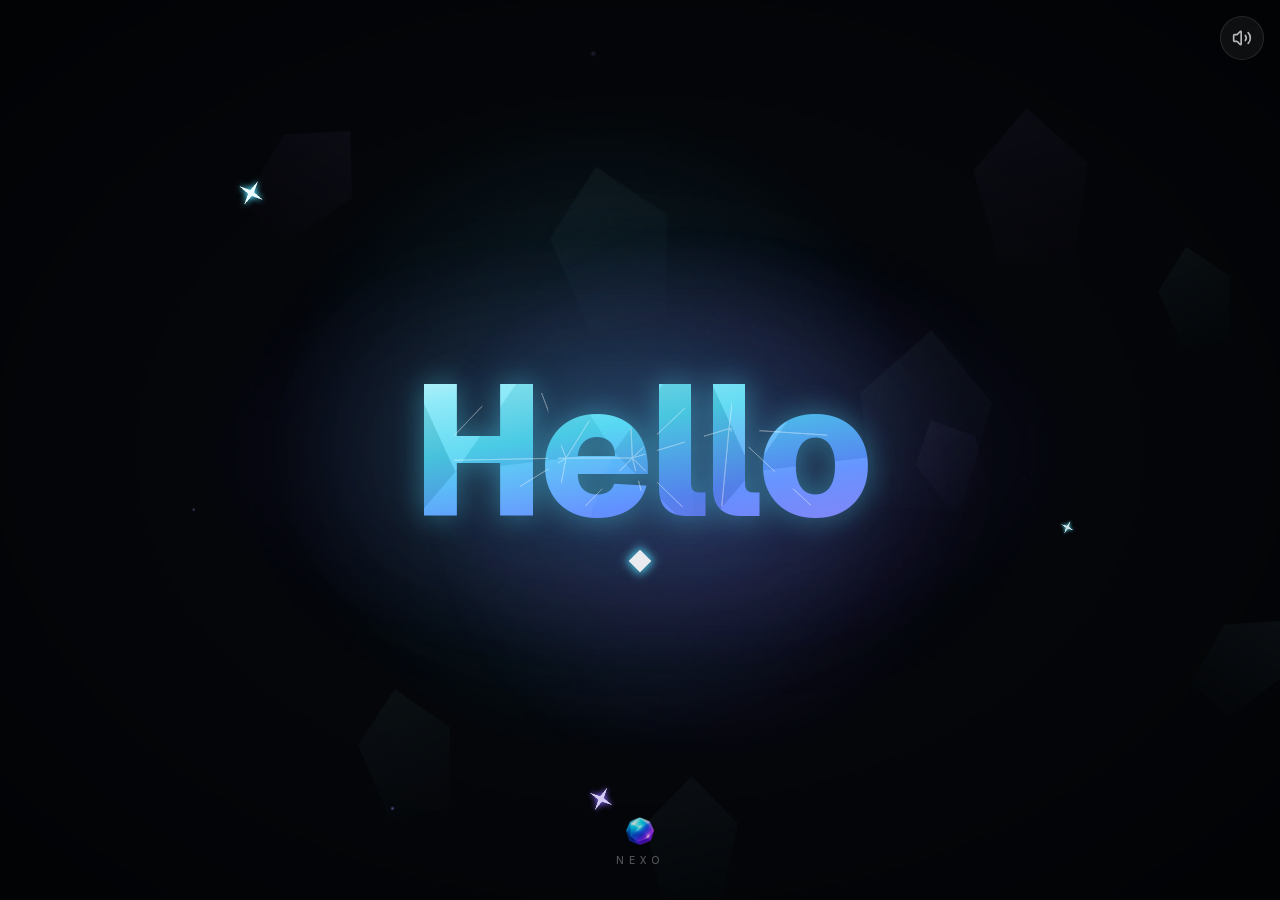
<file: nexo-ai/index.html>
<!DOCTYPE html><html lang="de" class="dark geist_a71539c9-module__T19VSG__variable geist_mono_8d43a2aa-module__8Li5zG__variable caveat_f4b61a99-module__qhs43G__variable h-full antialiased"><head><meta charSet="utf-8"/><meta name="viewport" content="width=device-width, initial-scale=1, viewport-fit=cover"/><link rel="preload" href="/_next/static/media/797e433ab948586e-s.p.0r6juujl39pe6.woff2" as="font" crossorigin="" type="font/woff2"/><link rel="preload" href="/_next/static/media/a85fe84266768609-s.p.0h6ig86gwutp4.woff2" as="font" crossorigin="" type="font/woff2"/><link rel="preload" href="/_next/static/media/caa3a2e1cccd8315-s.p.0wgildi0cnwt9.woff2" as="font" crossorigin="" type="font/woff2"/><link rel="preload" as="image" href="/crystal.png"/><link rel="stylesheet" href="/_next/static/chunks/04khlw2bsgxee.css" data-precedence="next"/><link rel="stylesheet" href="/_next/static/chunks/18uikdb6wja9i.css" data-precedence="next"/><link rel="stylesheet" href="/_next/static/chunks/1_z8bjdv9g41i.css" data-precedence="next"/><link rel="preload" as="script" fetchPriority="low" href="/_next/static/chunks/0rqmg49wirni2.js"/><script src="/_next/static/chunks/2i51e627rllld.js" async=""></script><script src="/_next/static/chunks/13mygkiy-sgj0.js" async=""></script><script src="/_next/static/chunks/1ib4xohwn_uib.js" async=""></script><script src="/_next/static/chunks/turbopack-1xsj3ijd8hkog.js" async=""></script><script src="/_next/static/chunks/2uc9e_9ecuros.js" async=""></script><script src="/_next/static/chunks/3tie-uyjdk5lp.js" async=""></script><script src="/_next/static/chunks/333iidkz19foh.js" async=""></script><script src="/_next/static/chunks/0gdm_7kdql0em.js" async=""></script><script src="/_next/static/chunks/3rxwxcda2o2aa.js" async=""></script><script src="/_next/static/chunks/21gkatn-syt3t.js" async=""></script><script src="/_next/static/chunks/3nl4oasslo-i-.js" async=""></script><script src="/_next/static/chunks/3oktc-5a0-7vg.js" async=""></script><script src="/_next/static/chunks/2i873cttck-g4.js" async=""></script><script src="/_next/static/chunks/1rcsd5vnk_sfx.js" async=""></script><script src="/_next/static/chunks/1guqfjhjyr0w4.js" async=""></script><script src="/_next/static/chunks/3259_ziqbqms8.js" async=""></script><script src="/_next/static/chunks/23pv4qyhe9nkk.js" async=""></script><meta name="theme-color" content="#0a0a0a"/><meta name="color-scheme" content="dark"/><title>Nexo</title><meta name="description" content="Nexo ist deine kostenlose Schul-App: Stundenplan, Hausaufgaben, Notizen mit Stift, Noten und Planer an einem Ort. Alles bleibt auf deinem Gerät – ohne Konto, ohne Werbung, auch offline."/><meta name="application-name" content="Nexo"/><link rel="manifest" href="/manifest.webmanifest"/><meta name="keywords" content="Schul-App,Stundenplan,Hausaufgaben,Notizen,Noten,Planer,Schule,offline"/><meta name="google-site-verification" content="q62KNZA9tdDv4IZWB9Q8J-BwRxZVMETvucuHafcso_k"/><meta name="google-site-verification" content="Vy8iLFh-w-jxbNN5xSrBkBcuiUnUKpoh8qIJMu3uRIo"/><meta name="mobile-web-app-capable" content="yes"/><meta name="apple-mobile-web-app-title" content="Nexo"/><meta name="apple-mobile-web-app-status-bar-style" content="black-translucent"/><meta property="og:title" content="Nexo"/><meta property="og:description" content="Nexo ist deine kostenlose Schul-App: Stundenplan, Hausaufgaben, Notizen mit Stift, Noten und Planer an einem Ort. Alles bleibt auf deinem Gerät – ohne Konto, ohne Werbung, auch offline."/><meta property="og:url" content="https://nexo-official.github.io/"/><meta property="og:site_name" content="Nexo"/><meta property="og:locale" content="de_DE"/><meta property="og:image" content="https://nexo-official.github.io/icon-512.png"/><meta property="og:image:width" content="512"/><meta property="og:image:height" content="512"/><meta property="og:image:alt" content="Nexo"/><meta property="og:type" content="website"/><meta name="twitter:card" content="summary"/><meta name="twitter:title" content="Nexo"/><meta name="twitter:description" content="Nexo ist deine kostenlose Schul-App: Stundenplan, Hausaufgaben, Notizen mit Stift, Noten und Planer an einem Ort. Alles bleibt auf deinem Gerät – ohne Konto, ohne Werbung, auch offline."/><meta name="twitter:image" content="https://nexo-official.github.io/icon-512.png"/><link rel="icon" href="/icon.png?icon.0kevs3wyk-muc.png" sizes="512x512" type="image/png"/><link rel="apple-touch-icon" href="/apple-icon.png?apple-icon.0-7ggz6d2srgz.png" sizes="180x180" type="image/png"/><meta name="next-size-adjust" content=""/><script src="/_next/static/chunks/0cz1d0mv5g_q7.js" noModule=""></script></head><body class="h-full overflow-hidden"><div hidden=""><!--$--><!--/$--></div><div aria-hidden="true" class="nexo-boot"><img src="/crystal.png" alt="" class="nexo-boot-mark" draggable="false"/><span class="nexo-boot-line"></span><span class="nexo-boot-hi"></span></div><script>(self.__next_s=self.__next_s||[]).push([0,{"children":"(function(){try{\nvar d=document.documentElement;\nif(localStorage.getItem(\"nexo:onboarded\")!==\"1\")return;\nvar inst=false||matchMedia(\"(display-mode: standalone)\").matches||navigator.standalone===true;\nif(!inst||sessionStorage.getItem(\"nexo:booted\")){d.setAttribute(\"data-no-boot\",\"\");return;}\nsessionStorage.setItem(\"nexo:booted\",\"1\");\nif(sessionStorage.getItem(\"nexo:greeted\"))return;\nvar p=JSON.parse(localStorage.getItem(\"nexo:profile\")||\"{}\");\nvar n=(p.firstName||\"\").trim();if(!n)return;\nsessionStorage.setItem(\"nexo:greeted\",\"1\");\nvar h={\"de\":{\"m\":\"Guten Morgen, {name}\",\"d\":\"Hallo, {name}\",\"e\":\"Guten Abend, {name}\"},\"en\":{\"m\":\"Good morning, {name}\",\"d\":\"Hi, {name}\",\"e\":\"Good evening, {name}\"},\"fr\":{\"m\":\"Bonjour, {name}\",\"d\":\"Salut, {name}\",\"e\":\"Bonsoir, {name}\"},\"es\":{\"m\":\"Buenos días, {name}\",\"d\":\"Hola, {name}\",\"e\":\"Buenas noches, {name}\"},\"ja\":{\"m\":\"おはよう、{name}\",\"d\":\"こんにちは、{name}\",\"e\":\"こんばんは、{name}\"}};var g=h[localStorage.getItem(\"nexo:locale\")]||h.de;\nvar hr=new Date().getHours();var t=(hr\u003e=5\u0026\u0026hr\u003c11?g.m:hr\u003e=17||hr\u003c5?g.e:g.d).replace(\"{name}\",n);\nd.style.setProperty(\"--boot-hi\",JSON.stringify(t));d.setAttribute(\"data-boot-greet\",\"\");\n}catch(e){}})();","id":"nexo-boot-greet"}])</script><div class="pointer-events-none fixed left-0 top-0 z-50 pl-5 pt-5 sm:pl-8 sm:pt-7"><div class="pointer-events-auto"><div class="relative"><div class="relative transition-[transform,opacity] duration-[450ms] ease-[cubic-bezier(0.22,0.61,0.36,1)]" style="transform:scale(1);transform-origin:top left;opacity:1"><button type="button" aria-label="Menü" data-tour="menu" aria-expanded="false" class="relative flex h-14 items-center rounded-lg outline-none focus-visible:ring-2 focus-visible:ring-ring"><div class="size-14 shrink-0" aria-hidden="true"></div></button><div id="nexo-crystal" aria-hidden="true" class="pointer-events-none absolute left-0 top-0 z-10 will-change-transform" style="width:56px;height:56px;transform:translateX(-6px);transform-origin:0% 0% 0"><img src="/crystal.png" alt="" aria-hidden="true" draggable="false" class="select-none object-contain size-full"/></div><div aria-hidden="true" class="pointer-events-none absolute left-0 top-0 z-10 whitespace-nowrap" style="opacity:0;transform:translateX(66px) translateY(28px)"><span class="block -translate-y-1/2 font-semibold leading-none tracking-tight text-foreground" style="font-size:1.5rem">Nexo AI</span></div><div aria-hidden="true" class="absolute left-0 top-0 flex flex-col" style="pointer-events:none;visibility:hidden"><div aria-hidden="true" class="pointer-events-none absolute -inset-x-8 -inset-y-4 backdrop-blur-[3px] [mask-image:linear-gradient(to_right,transparent,black_22%,black_78%,transparent),linear-gradient(to_bottom,transparent,black_14%,black_86%,transparent)] [mask-composite:intersect] [-webkit-mask-image:linear-gradient(to_right,transparent,black_22%,black_78%,transparent),linear-gradient(to_bottom,transparent,black_14%,black_86%,transparent)] [-webkit-mask-composite:source-in]" style="opacity:0"></div><button type="button" data-tour="menu-settings" class="group relative flex h-14 items-center gap-3 text-left" style="opacity:0;transform:translateY(-8px)"><span class="relative grid size-11 shrink-0 place-items-center overflow-hidden rounded-full bg-surface-2 text-sm font-semibold text-muted ring-1 ring-border transition-[opacity,color] duration-300 group-hover:text-foreground"></span><span class="text-lg font-semibold tracking-tight text-muted transition-colors group-hover:text-accent">Einstellungen</span></button><button type="button" data-tour="menu-workspace" class="group relative flex h-12 items-center text-left" style="opacity:0;transform:translateY(-8px)"><span class="text-2xl font-semibold tracking-tight transition-colors duration-200 text-muted group-hover:text-accent">Workspace</span></button><button type="button" data-tour="menu-school" class="group relative flex h-12 items-center text-left" style="opacity:0;transform:translateY(-8px)"><span class="text-2xl font-semibold tracking-tight transition-colors duration-200 text-muted group-hover:text-accent">Schule</span></button><button type="button" data-tour="menu-planner" class="group relative flex h-12 items-center text-left" style="opacity:0;transform:translateY(-8px)"><span class="text-2xl font-semibold tracking-tight transition-colors duration-200 text-muted group-hover:text-accent">Planer</span></button><button type="button" data-tour="menu-progress" class="group relative flex h-12 items-center text-left" style="opacity:0;transform:translateY(-8px)"><span class="text-2xl font-semibold tracking-tight transition-colors duration-200 text-muted group-hover:text-accent">Fortschritt</span></button><button type="button" data-tour="menu-nexoAi" class="group relative flex h-12 items-center text-left" style="opacity:0;transform:translateY(-8px)"><span class="text-2xl font-semibold tracking-tight transition-colors duration-200 text-foreground opacity-0">Nexo AI</span><span class="ml-2 self-center text-xs font-medium text-faint">bald</span></button><button type="button" data-tour="menu-community" class="group relative flex h-12 items-center text-left" style="opacity:0;transform:translateY(-8px)"><span class="text-2xl font-semibold tracking-tight transition-colors duration-200 text-muted group-hover:text-accent">Community</span><span class="ml-2 self-center text-xs font-medium text-faint">bald</span></button></div></div></div></div></div><main class="h-full"><div class="relative flex min-h-dvh flex-col px-4 pb-8 pt-4 sm:px-6 lg:mx-auto lg:h-dvh lg:max-w-6xl lg:overflow-hidden"><main class="flex flex-1 flex-col items-center justify-center gap-3 text-center"><span class="text-xs font-medium text-accent">Nexo AI</span><h1 class="text-3xl font-semibold tracking-tight sm:text-4xl">Nexo AI</h1><span class="rounded-full border border-accent/40 bg-accent/10 px-2.5 py-0.5 text-xs font-medium text-accent">bald</span><p class="max-w-sm text-sm leading-relaxed text-muted">Bald hilft dir Nexo AI beim Lernen: erklärt, fragt ab und plant mit dir – ohne dir das Denken abzunehmen.</p></main></div><!--$--><!--/$--></main><div aria-hidden="true" class="pointer-events-none fixed inset-0 z-[180]"></div><script src="/_next/static/chunks/0rqmg49wirni2.js" id="_R_" async=""></script><script>(self.__next_f=self.__next_f||[]).push([0])</script><script>self.__next_f.push([1,"1:\"$Sreact.fragment\"\n2:I[78384,[\"/_next/static/chunks/2uc9e_9ecuros.js\",\"/_next/static/chunks/3tie-uyjdk5lp.js\",\"/_next/static/chunks/333iidkz19foh.js\",\"/_next/static/chunks/0gdm_7kdql0em.js\",\"/_next/static/chunks/3rxwxcda2o2aa.js\",\"/_next/static/chunks/21gkatn-syt3t.js\",\"/_next/static/chunks/3nl4oasslo-i-.js\",\"/_next/static/chunks/3oktc-5a0-7vg.js\",\"/_next/static/chunks/2i873cttck-g4.js\",\"/_next/static/chunks/1rcsd5vnk_sfx.js\"],\"BootSplash\"]\n3:I[79520,[\"/_next/static/chunks/2uc9e_9ecuros.js\",\"/_next/static/chunks/3tie-uyjdk5lp.js\",\"/_next/static/chunks/333iidkz19foh.js\",\"/_next/static/chunks/0gdm_7kdql0em.js\",\"/_next/static/chunks/3rxwxcda2o2aa.js\",\"/_next/static/chunks/21gkatn-syt3t.js\",\"/_next/static/chunks/3nl4oasslo-i-.js\",\"/_next/static/chunks/3oktc-5a0-7vg.js\",\"/_next/static/chunks/2i873cttck-g4.js\",\"/_next/static/chunks/1rcsd5vnk_sfx.js\"],\"\"]\n5:I[5748,[\"/_next/static/chunks/2uc9e_9ecuros.js\",\"/_next/static/chunks/3tie-uyjdk5lp.js\",\"/_next/static/chunks/333iidkz19foh.js\",\"/_next/static/chunks/0gdm_7kdql0em.js\",\"/_next/static/chunks/3rxwxcda2o2aa.js\",\"/_next/static/chunks/21gkatn-syt3t.js\",\"/_next/static/chunks/3nl4oasslo-i-.js\",\"/_next/static/chunks/3oktc-5a0-7vg.js\",\"/_next/static/chunks/2i873cttck-g4.js\",\"/_next/static/chunks/1rcsd5vnk_sfx.js\"],\"MotionSetup\"]\n6:I[59256,[\"/_next/static/chunks/2uc9e_9ecuros.js\",\"/_next/static/chunks/3tie-uyjdk5lp.js\",\"/_next/static/chunks/333iidkz19foh.js\",\"/_next/static/chunks/0gdm_7kdql0em.js\",\"/_next/static/chunks/3rxwxcda2o2aa.js\",\"/_next/static/chunks/21gkatn-syt3t.js\",\"/_next/static/chunks/3nl4oasslo-i-.js\",\"/_next/static/chunks/3oktc-5a0-7vg.js\",\"/_next/static/chunks/2i873cttck-g4.js\",\"/_next/static/chunks/1rcsd5vnk_sfx.js\"],\"AppMenu\"]\n7:I[39756,[\"/_next/static/chunks/2uc9e_9ecuros.js\",\"/_next/static/chunks/3tie-uyjdk5lp.js\",\"/_next/static/chunks/333iidkz19foh.js\",\"/_next/static/chunks/0gdm_7kdql0em.js\",\"/_next/static/chunks/3rxwxcda2o2aa.js\",\"/_next/static/chunks/21gkatn-syt3t.js\",\"/_next/static/chunks/3nl4oasslo-i-.js\",\"/_next/static/chunks/3oktc-5a0-7vg.js\",\"/_next/static/chunks/2i873cttck-g4.js\",\"/_next/static/chunks/1rcsd5vnk_sfx.js\"],\"default\"]\n8:I[58298,[\"/_next/static/chunks/2uc9e_9ecuros.js\",\"/_next/static/chunks/3tie-uyjdk5lp.js\",\"/_next/static/chunks/333iidkz19foh.js\",\"/_next/static/chunks/0gdm_7kdql0em.js\",\"/_next/static/chunks/3rxwxcda2o2aa.js\",\"/_next/static/chunks/21gkatn-syt3t.js\",\"/_next/static/chunks/3nl4oasslo-i-.js\",\"/_next/static/chunks/3oktc-5a0-7vg.js\",\"/_next/static/chunks/2i873cttck-g4.js\",\"/_next/static/chunks/1rcsd5vnk_sfx.js\",\"/_next/static/chunks/1guqfjhjyr0w4.js\"],\"default\"]\n9:I[37457,[\"/_next/static/chunks/2uc9e_9ecuros.js\",\"/_next/static/chunks/3tie-uyjdk5lp.js\",\"/_next/static/chunks/333iidkz19foh.js\",\"/_next/static/chunks/0gdm_7kdql0em.js\",\"/_next/static/chunks/3rxwxcda2o2aa.js\",\"/_next/static/chunks/21gkatn-syt3t.js\",\"/_next/static/chunks/3nl4oasslo-i-.js\",\"/_next/static/chunks/3oktc-5a0-7vg.js\",\"/_next/static/chunks/2i873cttck-g4.js\",\"/_next/static/chunks/1rcsd5vnk_sfx.js\"],\"default\"]\n26:I[63491,[\"/_next/static/chunks/2uc9e_9ecuros.js\",\"/_next/static/chunks/3tie-uyjdk5lp.js\",\"/_next/static/chunks/333iidkz19foh.js\",\"/_next/static/chunks/0gdm_7kdql0em.js\",\"/_next/static/chunks/3rxwxcda2o2aa.js\",\"/_next/static/chunks/21gkatn-syt3t.js\",\"/_next/static/chunks/3nl4oasslo-i-.js\",\"/_next/static/chunks/3oktc-5a0-7vg.js\",\"/_next/static/chunks/2i873cttck-g4.js\",\"/_next/static/chunks/1rcsd5vnk_sfx.js\",\"/_next/static/chunks/3259_ziqbqms8.js\"],\"default\"]\n:HL[\"/_next/static/chunks/04khlw2bsgxee.css\",\"style\"]\n:HL[\"/_next/static/chunks/18uikdb6wja9i.css\",\"style\"]\n:HL[\"/_next/static/chunks/1_z8bjdv9g41i.css\",\"style\"]\n:HL[\"/_next/static/media/797e433ab948586e-s.p.0r6juujl39pe6.woff2\",\"font\",{\"crossOrigin\":\"\",\"type\":\"font/woff2\"}]\n:HL[\"/_next/static/media/a85fe84266768609-s.p.0h6ig86gwutp4.woff2\",\"font\",{\"crossOrigin\":\"\",\"type\":\"font/woff2\"}]\n:HL[\"/_next/static/media/caa3a2e1cccd8315-s.p.0wgildi0cnwt9.woff2\",\"font\",{\"crossOrigin\":\"\",\"type\":\"font/woff2\"}]\n4:T4b4,(function(){try{\nvar d=document.documentElement;\nif(localStorage.getItem(\"nexo:onboarded\")!==\"1\")return;\nvar inst=false||matchMedia(\"(display-mode: standalone)\").matches||navigator.standalone===true;\nif(!inst||sessionStorage.getItem(\"nexo:booted\")){d.setAttribute(\"data-no-boot\",\"\");return;}\nsessionStorage.setItem(\"nexo:booted\",\"1\");\nif(sessionStorage.getItem(\"nexo:greeted\"))return;\nvar p=JSON.parse(localStorage.getItem(\"nexo:profile\")||\"{}\");\nvar n=(p.firstName||\"\").trim();if(!n)return;\nsessionStorage.setItem(\"nexo:greeted\",\"1\");\nvar h={\"de\":{\"m\":\"Guten Morgen, {name}\",\"d\":\"Hallo, {name}\",\"e\":\"Guten Abend, {name}\"},\"en\":{\"m\":\"Good morning, {name}\",\"d\":\"Hi, {name}\",\"e\":\"Good evening, {name}\"},\"fr\":{\"m\":\"Bonjour, {name}\",\"d\":\"Salut, {name}\",\"e\":\"Bonsoir, {name}\"},\"es\":{\"m\":\"Buenos días, {name}\",\"d\":\"Hola, {name}\",\"e\":\"Buenas noches, {name}\"},\"ja\":{\"m\":\"おはよう、{name}\",\"d\":\"こんにちは、{name}\",\"e\":\"こんばんは、{name}\"}};var g=h[localStorage.getItem(\"nexo:locale\")]||h.de;\nvar hr=new Date().getHours();var t=(hr\u003e=5\u0026\u0026hr\u003c11?g.m:hr\u003e=17||hr\u003c5?g.e:g.d).replace(\"{name}\",n);\nd.style.setProperty(\"--boot-hi\",JSON.stringify(t));d.setAttribute(\"data-boot-greet\",\"\");\n}catch(e){}})();24:X\n0:{\"P\":null,\"c\":[\"\",\"nexo-ai\",\"\"],\"q\":\"\",\"i\":false,\"f\":[[[\"\",{\"children\":[\"nexo-ai\",{\"children\":[\"__PAGE__\",{},\"$undefined\",\"$undefined\",4608]},\"$undefined\",\"$undefined\",4608]},\"$undefined\",\"$undefined\",4624],[[\"$\",\"$1\",\"c\",{\"children\":[[[\"$\",\"link\",\"0\",{\"rel\":\"stylesheet\",\"href\":\"/_next/static/chunks/04khlw2bsgxee.css\",\"precedence\":\"next\",\"crossOrigin\":\"$undefined\",\"nonce\":\"$undefined\"}],[\"$\",\"link\",\"1\",{\"rel\":\"stylesheet\",\"href\":\"/_next/static/chunks/18uikdb6wja9i.css\",\"precedence\":\"next\",\"crossOrigin\":\"$undefined\",\"nonce\":\"$undefined\"}],[\"$\",\"link\",\"2\",{\"rel\":\"stylesheet\",\"href\":\"/_next/static/chunks/1_z8bjdv9g41i.css\",\"precedence\":\"next\",\"crossOrigin\":\"$undefined\",\"nonce\":\"$undefined\"}],[\"$\",\"script\",\"script-0\",{\"src\":\"/_next/static/chunks/2uc9e_9ecuros.js\",\"async\":true,\"nonce\":\"$undefined\"}],[\"$\",\"script\",\"script-1\",{\"src\":\"/_next/static/chunks/3tie-uyjdk5lp.js\",\"async\":true,\"nonce\":\"$undefined\"}],[\"$\",\"script\",\"script-2\",{\"src\":\"/_next/static/chunks/333iidkz19foh.js\",\"async\":true,\"nonce\":\"$undefined\"}],[\"$\",\"script\",\"script-3\",{\"src\":\"/_next/static/chunks/0gdm_7kdql0em.js\",\"async\":true,\"nonce\":\"$undefined\"}],[\"$\",\"script\",\"script-4\",{\"src\":\"/_next/static/chunks/3rxwxcda2o2aa.js\",\"async\":true,\"nonce\":\"$undefined\"}],[\"$\",\"script\",\"script-5\",{\"src\":\"/_next/static/chunks/21gkatn-syt3t.js\",\"async\":true,\"nonce\":\"$undefined\"}],[\"$\",\"script\",\"script-6\",{\"src\":\"/_next/static/chunks/3nl4oasslo-i-.js\",\"async\":true,\"nonce\":\"$undefined\"}],[\"$\",\"script\",\"script-7\",{\"src\":\"/_next/static/chunks/3oktc-5a0-7vg.js\",\"async\":true,\"nonce\":\"$undefined\"}],[\"$\",\"script\",\"script-8\",{\"src\":\"/_next/static/chunks/2i873cttck-g4.js\",\"async\":true,\"nonce\":\"$undefined\"}],[\"$\",\"script\",\"script-9\",{\"src\":\"/_next/static/chunks/1rcsd5vnk_sfx.js\",\"async\":true,\"nonce\":\"$undefined\"}]],[\"$\",\"html\",null,{\"lang\":\"de\",\"suppressHydrationWarning\":true,\"className\":\"dark geist_a71539c9-module__T19VSG__variable geist_mono_8d43a2aa-module__8Li5zG__variable caveat_f4b61a99-module__qhs43G__variable h-full antialiased\",\"children\":[\"$\",\"body\",null,{\"className\":\"h-full overflow-hidden\",\"children\":[[\"$\",\"$L2\",null,{}],[\"$\",\"$L3\",null,{\"id\":\"nexo-boot-greet\",\"strategy\":\"beforeInteractive\",\"children\":\"$4\"}],[\"$\",\"$L5\",null,{\"children\":[[\"$\",\"div\",null,{\"className\":\"pointer-events-none fixed left-0 top-0 z-50 pl-5 pt-5 sm:pl-8 sm:pt-7\",\"children\":[\"$\",\"div\",null,{\"className\":\"pointer-events-auto\",\"children\":[\"$\",\"$L6\",null,{}]}]}],[\"$\",\"main\",null,{\"className\":\"h-full\",\"children\":[\"$\",\"$L7\",null,{\"parallelRouterKey\":\"children\",\"error\":\"$8\",\"errorStyles\":[],\"errorScripts\":[[\"$\",\"script\",\"script-0\",{\"src\":\"/_next/static/chunks/1guqfjhjyr0w4.js\",\"async\":true,\"nonce\":\"$undefined\"}]],\"template\":[\"$\",\"$L9\",null,{}],\"templateStyles\":\"$undefined\",\"templateScripts\":\"$undefined\",\"notFound\":[[[\"$\",\"title\",null,{\"children\":\"404: This page could not be found.\"}],[\"$\",\"div\",null,{\"style\":{\"fontFamily\":\"system-ui,\\\"Segoe UI\\\",Roboto,Helvetica,Arial,sans-serif,\\\"Apple Color Emoji\\\",\\\"Segoe UI Emoji\\\"\",\"height\":\"100vh\",\"textAlign\":\"center\",\"display\":\"flex\",\"flexDirection\":\"column\",\"alignItems\":\"center\",\"justifyContent\":\"center\"},\"children\":[\"$\",\"div\",null,{\"children\":[[\"$\",\"style\",null,{\"dangerouslySetInnerHTML\":{\"__html\":\"body{color:#000;background:#fff;margin:0}.next-error-h1{border-right:1px solid rgba(0,0,0,.3)}@media (prefers-color-scheme:dark){body{color:#fff;background:#000}.next-error-h1{border-right:1px solid rgba(255,255,255,.3)}}\"}}],\"$La\",\"$Lb\"]}]}]],[]],\"forbidden\":\"$undefined\",\"unauthorized\":\"$undefined\"}]}],\"$Lc\",\"$Ld\",\"$Le\",\"$Lf\",\"$L10\",\"$L11\",\"$L12\",\"$L13\",\"$L14\",\"$L15\",\"$L16\",\"$L17\",\"$L18\",\"$L19\",\"$L1a\",\"$L1b\",\"$L1c\",\"$L1d\",\"$L1e\"]}],\"$L1f\",\"$L20\",\"$L21\"]}]}]]}],{\"children\":[\"$L22\",{\"children\":[\"$L23\",{},null,false,null]},null,false,\"$24\"]},null,false,null],\"$L25\",false]],\"m\":\"$undefined\",\"G\":[\"$26\",[\"$L27\",\"$L28\",\"$L29\"]],\"S\":true,\"h\":null,\"r\":\"$undefined\",\"s\":\"$undefined\",\"a\":\"$undefined\",\"l\":\"$undefined\",\"p\":\"$undefined\",\"d\":\"$undefined\",\"b\":\"VzhujhoLxcGmxuNbGzMb0\"}\n2a:I[42638,[\"/_next/static/chunks/2uc9e_9ecuros.js\",\"/_next/static/chunks/3tie-uyjdk5lp.js\",\"/_next/static/chunks/333iidkz19foh.js\",\"/_next/static/chunks/0gdm_7kdql0em.js\",\"/_next/static/chunks/3rxwxcda2o2aa.js\",\"/_next/static/chunks/21gkatn-syt3t.js\",\"/_next/static/chunks/3nl4oasslo-i-.js\",\"/_next/static/chunks/3oktc-5a0-7vg.js\",\"/_next/static/chunks/2i873cttck-g4.js\",\"/_next/static/chunks/1rcsd5vnk_sfx.js\"],\"BackToWorkspace\"]\n2b:I[83826,[\"/_next/static/chunks/2uc9e_9ecuros.js\",\"/_next/static/chunks/3tie-uyjdk5lp.js\",\"/_next/static/chunks/333iidkz19foh.js\",\"/_next/static/chunks/0gdm_7kdql0em.js\",\"/_next/static/chunks/3rxwxcda2o2aa.js\",\"/_next/static/chunks/21gkatn-syt3t.js\",\"/_next/static/chunks/3nl4oasslo-i-.js\",\"/_next/static/chunks/3oktc-5a0-7vg.js\",\"/_next/static/chunks/2i873cttck-g4.js\",\"/_next/static/chunks/1rcsd5vnk_sfx.js\"],\"UndoToast\"]\n2c:I[902,[\"/_next/static/chunks/2uc9e_9ecuros.js\",\"/_next/static/chunks/3tie-uyjdk5lp.js\",\"/_next/static/chunks/333iidkz19foh.js\",\"/_next/static/chunks/0gdm_7kdql0em.js\",\"/_next/static/chunks/3rxwxcda2o2aa.js\",\"/_next/static/chunks/21gkatn-syt3t.js\",\"/_next/static/chunks/3nl4oasslo-i-.js\",\"/_next/static/chunks/3oktc-5a0-7vg.js\",\"/_next/static/chunks/2i873cttck-g4.js\",\"/_next/static/chunks/1rcsd5vnk_sfx.js\"],\"BackupReminder\"]\n2d:I[54981,[\"/_next/static/chunks/2uc9e_9ecuros.js\",\"/_next/static/chunks/3tie-uyjdk5lp.js\",\"/_next/static/chunks/333iidkz19foh.js\",\"/_next/static/chunks/0gdm_7kdql0em.js\",\"/_next/static/chunks/3rxwxcda2o2aa.js\",\"/_next/static/chunks/21gkatn-syt3t.js\",\"/_next/static/chunks/3nl4oasslo-i-.js\",\"/_next/static/chunks/3oktc-5a0-7vg.js\",\"/_next/static/chunks/2i873cttck-g4.js\",\"/_next/static/chunks/1rcsd5vnk_sfx.js\"],\"Onboarding\"]\n2e:I[29766,[\"/_next/static/chunks/2uc9e_9ecuros.js\",\"/_next/static/chunks/3tie-uyjdk5lp.js\",\"/_next/static/chunks/333iidkz19foh.js\",\"/_next/static/chunks/0gdm_7kdql0em.js\",\"/_next/static/chunks/3rxwxcda2o2aa.js\",\"/_next/static/chunks/21gkatn-syt3t.js\",\"/_next/static/chunks/3nl4oasslo-i-.js\",\"/_next/static/chunks/3oktc-5a0-7vg.js\",\"/_next/static/chunks/2i873cttck-g4.js\",\"/_next/static/chunks/1rcsd5vnk_sfx.js\"],\"TourOverlay\"]\n2f:I[33392,[\"/_next/static/chunks/2uc9e_9ecuros.js\",\"/_next/static/chunks/3tie-uyjdk5lp.js\",\"/_next/static/chunks/333iidkz19foh.js\",\"/_next/static/chunks/0gdm_7kdql0em.js\",\"/_next/static/chunks/3rxwxcda2o2aa.js\",\"/_next/static/chunks/21gkatn-syt3t.js\",\"/_next/static/chunks/3nl4oasslo-i-.js\",\"/_next/static/chunks/3oktc-5a0-7vg.js\",\"/_next/static/chunks/2i873cttck-g4.js\",\"/_next/static/chunks/1rcsd5vnk_sfx.js\"],\"HoverHint\"]\n30:I[83347,[\"/_next/static/chunks/2uc9e_9ecuros.js\",\"/_next/static/chunks/3tie-uyjdk5lp.js\",\"/_next/static/chunks/333iidkz19foh.js\",\"/_next/static/chunks/0gdm_7kdql0em.js\",\"/_next/static/chunks/3rxwxcda2o2aa.js\",\"/_next/static/chunks/21gkatn-syt3t.js\",\"/_next/static/chunks/3nl4oasslo-i-.js\",\"/_next/static/chunks/3oktc-5a0-7vg.js\",\"/_next/static/chunks/2i873cttck-g4.js\",\"/_next/static/chunks/1rcsd5vnk_sfx.js\"],\"PenHover\"]\n31:I[71241,[\"/_next/static/chunks/2uc9e_9ecuros.js\",\"/_next/static/chunks/3tie-uyjdk5lp.js\",\"/_next/static/chunks/333iidkz19foh.js\",\"/_next/static/chunks/0gdm_7kdql0em.js\",\"/_next/static/chunks/3rxwxcda2o2aa.js\",\"/_next/static/chunks/21gkatn-syt3t.js\",\"/_next/static/chunks/3nl4oasslo-i-.js\",\"/_next/static/chunks/3oktc-5a0-7vg.js\",\"/_next/static/chunks/2i873cttck-g4.js\",\"/_next/static/chunks/1rcsd5vnk_sfx.js\"],\"CheckBurst\"]\n32:I[97630,[\"/_next/static/chunks/2uc9e_9ecuros.js\",\"/_next/static/chunks/3tie-uyjdk5lp.js\",\"/_next/static/chunks/333iidkz19foh.js\",\"/_next/static/chunks/0gdm_7kdql0em.js\",\"/_next/static/chunks/3rxwxcda2o2aa.js\",\"/_next/static/chunks/21gkatn-syt3t.js\",\"/_next/static/chunks/3nl4oasslo-i-.js\",\"/_next/static/chunks/3oktc-5a0-7vg.js\",\"/_next/static/chunks/2i873cttck-g4.js\",\"/_next/static/chunks/1rcsd5vnk_sfx.js\"],\"QuickHomeworkHost\"]\n33:I[26009,[\"/_next/static/chunks/2uc9e_9ecuros.js\",\"/_next/static/chunks/3tie-uyjdk5lp.js\",\"/_next/static/chunks/333iidkz19foh.js\",\"/_next/static/chunks/0gdm_7kdql0em.js\",\"/_next/static/chunks/3rxwxcda2o2aa.js\",\"/_next/static/chunks/21gkatn-syt3t.js\",\"/_next/static/chunks/3nl4oasslo-i-.js\",\"/_next/static/chunks/3oktc-5a0-7vg.js\",\"/_next/static/chunks/2i873cttck-g4.js\",\"/_next/static/chunks/1rcsd5vnk_sfx.js\"],\"CommandPalette\"]\n34:I[17892,[\"/_next/static/chunks/2uc9e_9ecuros.js\",\"/_next/static/chunks/3tie-uyjdk5lp.js\",\"/_next/static/chunks/333iidkz19foh.js\",\"/_next/static/chunks/0gdm_7kdql0em.js\",\"/_next/static/chunks/3rxwxcda2o2aa.js\",\"/_next/static/chunks/21gkatn-syt3t.js\",\"/_next/static/chunks/3nl4oasslo-i-.js\",\"/_next/static/chunks/3oktc-5a0-7vg.js\",\"/_next/static/chunks/2i873cttck-g4.js\",\"/_next/static/chunks/1rcsd5vnk_sfx.js\"],\"PullToSearch\"]\n35:I[43672,[\"/_next/static/chunks/2uc9e_9ecuros.js\",\"/_next/static/chunks/3tie-uyjdk5lp.js\",\"/_next/static/chunks/333iidkz19foh.js\",\"/_next/static/chunks/0gdm_7kdql0em.js\",\"/_next/static/chunks/3rxwxcda2o2aa.js\",\"/_next/static/chunks/21gkatn-syt3t.js\",\"/_next/static/chunks/3nl4oasslo-i-.js\",\"/_next/static/chunks/3oktc-5a0-7vg.js\",\"/_next/static/chunks/2i873cttck-g4.js\",\"/_next/static/chunks/1rcsd5vnk_sfx.js\"],\"ReminderHost\"]\n36:I[23246,[\"/_next/static/chunks/2uc9e_9ecuros.js\",\"/_next/static/chunks/3tie-uyjdk5lp.js\",\"/_next/static/chunks/333iidkz19foh.js\",\"/_next/static/chunks/0gdm_7kdql0em.js\",\"/_next/static/chunks/3rxwxcda2o2aa.js\",\"/_next/static/chunks/21gkatn-syt3t.js\",\"/_next/static/chunks/3nl4oasslo-i-.js\",\"/_next/static/chunks/3oktc-5a0-7vg.js\",\"/_next/static/chunks/2i873cttck-g4.js\",\"/_next/static/chunks/1rcsd5vnk_sfx.js\"],\"StudyHost\"]\n37:I[38363,[\"/_next/static/chunks/2uc9e_9ecuros.js\",\"/_next/static/chunks/3tie-uyjdk5lp.js\",\"/_next/static/chunks/333iidkz19foh.js\",\"/_next/static/chunks/0gdm_7kdql0em.js\",\"/_next/static/chunks/3rxwxcda2o2aa.js\",\"/_next/static/chunks/21gkatn-syt3t.js\",\"/_next/static/chunks/3nl4oasslo-i-.js\",\"/_next/static/chunks/3oktc-5a0-7vg.js\",\"/_next/static/chunks/2i873cttck-g4.js\",\"/_next/static/chunks/1rcsd5vnk_sfx.js\"],\"TimerHost\"]\n38:I[45813,[\"/_next/static/chunks/2uc9e_9ecuros.js\",\"/_next/static/chunks/3tie-uyjdk5lp.js\",\"/_next/static/chunks/333iidkz19foh.js\",\"/_next/static/chunks/0gdm_7kdql0em.js\",\"/_next/static/chunks/3rxwxcda2o2aa.js\",\"/_next/static/chunks/21gkatn-syt3t.js\",\"/_next/static/chunks/3nl4oasslo-i-.js\",\"/_next/static/chunks/3oktc-5a0-7vg.js\",\"/_next/static/chunks/2i873cttck-g4.js\",\"/_next/static/chunks/1rcsd5vnk_sfx.js\"],\"NudgeHost\"]\n39:I[29778,[\"/_next/static/chunks/2uc9e_9ecuros.js\",\"/_next/static/chunks/3tie-uyjdk5lp.js\",\"/_next/static/chunks/333iidkz19foh.js\",\"/_next/static/chunks/0gdm_7kdql0em.js\",\"/_next/static/chunks/3rxwxcda2o2aa.js\",\"/_next/static/chunks/21gkatn-syt3t.js\",\"/_next/static/chunks/3nl4oasslo-i-.js\",\"/_next/static/chunks/3oktc-5a0-7vg.js\",\"/_next/static/chunks/2i873cttck-g4.js\",\"/_next/static/chunks/1rcsd5vnk_sfx.js\"],\"ReliabilityHost\"]\n3a:I[66452,[\"/_next/static/chunks/2uc9e_9ecuros.js\",\"/_next/static/chunks/3tie-uyjdk5lp.js\",\"/_next/static/chunks/333iidkz19foh.js\",\"/_next/static/chunks/0gdm_7kdql0em.js\",\"/_next/static/chunks/3rxwxcda2o2aa.js\",\"/_next/static/chunks/21gkatn-syt3t.js\",\"/_next/static/chunks/3nl4oasslo-i-.js\",\"/_next/static/chunks/3oktc-5a0-7vg.js\",\"/_next/static/chunks/2i873cttck-g4.js\",\"/_next/static/chunks/1rcsd5vnk_sfx.js\"],\"TiltHost\"]\n3b:I[72330,[\"/_next/static/chunks/2uc9e_9ecuros.js\",\"/_next/static/chunks/3tie-uyjdk5lp.js\",\"/_next/static/chunks/333iidkz19foh.js\",\"/_next/static/chunks/0gdm_7kdql0em.js\",\"/_next/static/chunks/3rxwxcda2o2aa.js\",\"/_next/static/chunks/21gkatn-syt3t.js\",\"/_next/static/chunks/3nl4oasslo-i-.js\",\"/_next/static/chunks/3oktc-5a0-7vg.js\",\"/_next/static/chunks/2i873cttck-g4.js\",\"/_next/static/chunks/1rcsd5vnk_sfx.js\"],\"ProgressHost\"]\n3c:I[54462,[\"/_next/static/chunks/2uc9e_9ecuros.js\",\"/_next/static/chunks/3tie-uyjdk5lp.js\",\"/_next/static/chunks/333iidkz19foh.js\",\"/_next/static/chunks/0gdm_7kdql0em.js\",\"/_next/static/chunks/3rxwxcda2o2aa.js\",\"/_next/static/chunks/21gkatn-syt3t.js\",\"/_next/static/chunks/3nl4oasslo-i-.js\",\"/_next/static/chunks/3oktc-5a0-7vg.js\",\"/_next/static/chunks/2i873cttck-g4.js\",\"/_next/static/chunks/1rcsd5vnk_sfx.js\"],\"AppRouteFix\"]\n3d:I[32489,[\"/_next/static/chunks/2uc9e_9ecuros.js\",\"/_next/static/chunks/3tie-uyjdk5lp.js\",\"/_next/static/chunks/333iidkz19foh.js\",\"/_next/static/chunks/0gdm_7kdql0em.js\",\"/_next/static/chunks/3rxwxcda2o2aa.js\",\"/_next/static/chunks/21gkatn-syt3t.js\",\"/_next/static/chunks/3nl4oasslo-i-.js\",\"/_next/static/chunks/3oktc-5a0-7vg.js\",\"/_next/static/chunks/2i873cttck-g4.js\",\"/_next/static/chunks/1rcsd5vnk_sfx.js\"],\"PerfGuard\"]\n3e:I[86737,[\"/_next/static/chunks/2uc9e_9ecuros.js\",\"/_next/static/chunks/3tie-uyjdk5lp.js\",\"/_next/static/chunks/333iidkz19foh.js\",\"/_next/static/chunks/0gdm_7kdql0em.js\",\"/_next/static/chunks/3rxwxcda2o2aa.js\",\"/_next/static/chunks/21gkatn-syt3t.js\",\"/_next/static/chunks/3nl4oasslo-i-.js\",\"/_next/static/chunks/3oktc-5a0-7vg.js\",\"/_next/static/chunks/2i873cttck-g4.js\",\"/_next/static/chunks/1rcsd5vnk_sfx.js\"],\"Warmup\"]\n3f:I[19280,[\"/_next/static/chunks/2uc9e_9ecuros.js\",\"/_next/static/chunks/3tie-uyjdk5lp.js\",\"/_next/static/chunks/333iidkz19foh.js\",\"/_next/static/chunks/0gdm_7kdql0em.js\",\"/_next/static/chunks/3rxwxcda2o2aa.js\",\"/_next/static/chunks/21gkatn-syt3t.js\",\"/_next/static/chunks/3nl4oasslo-i-.js\",\"/_next/static/chunks/3oktc-5a0-7vg.js\",\"/_next/static/chunks/2i873cttck-g4.js\",\"/_next/static/chunks/1rcsd5vnk_sfx.js\"],\"ServiceWorkerRegister\"]\n40:I[9468,[\"/_next/static/chunks/2uc9e_9ecuros.js\",\"/_next/static/chunks/3tie-uyjdk5lp.js\",\"/_next/static/chunks/333iidkz19foh.js\",\"/_next/static/chunks/0gdm_7kdql0em.js\",\"/_next/static/chunks/3rxwxcda2o2aa.js\",\"/_next/static/chunks/21gkatn-syt3t.js\",\"/_next/static/chunks/3nl4oasslo-i-.js\",\"/_next/static/chunks/3oktc-5a0-7vg.js\",\"/_next/static/chunks/2i873cttck-g4.js\",\"/_next/static/chunks/1rcsd5vnk_sfx.js\",\"/_next/static/chunks/23pv4qyhe9nkk.js\"],\"PlaceholderPage\"]\n41:I[97367,[\"/_next/static/chunks/2uc9e_9ecuros.js\",\"/_next/static/chunks/3tie-uyjdk5lp.js\",\"/_next/static/chunks/333iidkz19foh.js\",\"/_next/static/chunks/0gdm_7kdql0em.js\",\"/_next/static/chunks/3rxwxcda2o2aa.js\",\"/_next/static/chunks/21gkatn-syt3t.js\",\"/_next/static/chunks/3nl4oasslo-i-.js\",\"/_next/static/chunks/3oktc-5a0-7vg.js\",\"/_next/static/chunks/2i873cttck-g4.js\",\"/_next/static/chunks/1rcsd5vnk_sfx.js\"],\"OutletBoundary\"]\n42:\"$Sreact.suspense\"\n44:I[97367,[\"/_next/static/chunks/2uc9e_9ecuros.js\",\"/_next/static/chunks/3tie-uyjdk5lp.js\",\"/_next/static/chunks/333iidkz19foh.js\",\"/_next/static/chunks/0gdm_7kdql0em.js\",\"/_next/static/chunks/3rxwxcda2o2aa.js\",\"/_next/static/chunks/21gkatn-syt3t.js\",\"/_next/static/chunks/3nl4oasslo-i-.js\",\"/_next/static/chunks/3oktc-5a0-7vg.js\",\"/_next/static/chunks/2i873cttck-g4.js\",\"/_next/static/chunks/1rcsd5vnk_sfx.js\"],\"ViewportBoundary\"]\n46:I[97367,[\"/_next/static/chunks/2uc9e_9ecuros.js\",\"/_next/static/chunks/3tie-uyjdk5lp.js\",\"/_next/static/chunks/333iidkz19foh.js\",\"/_next/static/chunks/0gdm_7kdql0em.js\",\"/_next/static/chunks/3rxwxcda2o2aa.js\",\"/_next/static/chunks/21gkatn-syt3t.js\",\"/_next/static/chunks/3nl4oasslo-i-.js\",\"/_next/static/chunks/3oktc-5a0-7vg.js\",\"/_next/static/chunks/2i873cttck-g4.js\",\"/_next/static/chunks/1rcsd5vnk_sfx.js\"],\"MetadataBoundary\"]\na:[\"$\",\"h1\",null,{\"className\":\"next-error-h1\",\"style\":{\"display\":\"inline-block\",\"margin\":\"0 20px 0 0\",\"padding\":\"0 23px 0 0\",\"fontSize\":24,\"fontWeight\":500,\"verticalAlign\":\"top\",\"lineHeight\":\"49px\"},\"children\":404}]\nb:[\"$\",\"div\",null,{\"style\":{\"display\":\"inline-block\"},\"children\":[\"$\",\"h2\",null,{\"style\":{\"fontSize\":14,\"fontWeight\":400,\"lineHeight\":\"49px\",\"margin\":0},\"children\":\"This page could not be found.\"}]}]\nc:[\"$\",\"$L2a\",null,{}]\nd:[\"$\",\"$L2b\",null,{}]\ne:[\"$\",\"$L2c\",null,{}]\nf:[\"$\",\"$L2d\",null,{}]\n10:[\"$\",\"$L2e\",null,{}]\n11:[\"$\",\"$L2f\",null,{}]\n12:[\"$\",\"$L30\",null,{}]\n13:[\"$\",\"$L31\",null,{}]\n14:[\"$\",\"$L32\",null,{}]\n15:[\"$\",\"$L33\",null,{}]\n16:[\"$\",\"$L34\",null,{}]\n17:[\"$\",\"$L35\",null,{}]\n18:[\"$\",\"$L36\",null,{}]\n19:[\"$\",\"$L37\",null,{}]\n1a:[\"$\",\"$L38\",null,{}]\n1b:[\"$\",\"$L39\",null,{}]\n1c:[\"$\",\"$L3a\",null,{}]\n1d:[\"$\",\"$L3b\",null,{}]\n1e:[\"$\",\"$L3c\",null,{}]\n1f:[\"$\",\"$L3d\",null,{}]\n20:[\"$\",\"$L3e\",null,{}]\n21:[\"$\",\"$L3f\",null,{}]\n22:[\"$\",\"$1\",\"c\",{\"children\":[null,[\"$\",\"$L7\",null,{\"parallelRouterKey\":\"children\",\"error\":\"$undefined\",\"errorStyles\":\"$undefined\",\"errorScripts\":\"$undefined\",\"template\":[\"$\",\"$L9\",null,{}],\"templateStyles\":\"$undefined\",\"templateScripts\":\"$undefined\",\"notFound\":\"$undefined\",\"forbidden\":\"$undefined\",\"unauthorized\":\"$undefined\"}]]}]\n23:[\"$\",\"$1\",\"c\",{\"children\":[[\"$\",\"$L40\",null,{\"area\":\"nexoAi\"}],[[\"$\",\"script\",\"script-0\",{\"src\":\"/_next/static/chunks/23pv4qyhe9nkk.js\",\"async\":true,\"nonce\":\"$undefined\"}]],[\"$\",\"$L41\",null,{\"children\":[\"$\",\"$42\",null,{\"name\":\"Next.MetadataOutlet\",\"children\":\"$@43\"}]}]]}]\n25:[\"$\",\"$1\",\"h\",{\"children\":[null,[\"$\",\"$L44\",null,{\"children\":\"$L45\"}],[\"$\",\"div\",null,{\"hidden\":true,\"children\":[\"$\",\"$L46\",null,{\"children\":[\"$\",\"$42\",null,{\"name\":\"Next.Metadata\",\"children\":\"$L47\"}]}]}],[\"$\",\"meta\",null,{\"name\":\"next-size-adjust\",\"content\":\"\"}]]}]\n27:[\"$\",\"link\",\"0\",{\"rel\":\"stylesheet\",\"href\":\"/_next/static/chunks/04khlw2bsgxee.css\",\"precedence\":\"next\",\"crossOrigin\":\"$undefined\",\"nonce\":\"$undefined\"}]\n28:[\"$\",\"link\",\"1\",{\"rel\":\"stylesheet\",\"href\":\"/_next/static/chunks/18uikdb6wja9i.css\",\"precedence\":\"next\",\"crossOrigin\":\"$undefined\",\"nonce\":\"$undefined\"}]\n29:[\"$\",\"link\",\"2\",{\"rel\":\"stylesheet\",\"href\":\"/_next/static/chunks/1_z8bjdv9g41i.css\",\"precedence\":\"next\",\"crossOrigin\":\"$undefined\",\"nonce\":\"$undefined\"}]\n24:C\n45:[[\"$\",\"meta\",\"0\",{\"charSet\":\"utf-8\"}],[\"$\",\"meta\",\"1\",{\"name\":\"viewport\",\"content\":\"width=device-width, initial-scale=1, viewport-fit=cover\"}],[\"$\",\"meta\",\"2\",{\"name\":\"theme-color\",\"content\":\"#0a0a0a\"}],[\"$\",\"meta\",\"3\",{\"name\":\"color-scheme\",\"content\":\"dark\"}]]\n48:I[27201,[\"/_next/static/chunks/2uc9e_9ecuros.js\",\"/_next/static/chunks/3tie-uyjdk5lp.js\",\"/_next/static/chunks/333iidkz19foh.js\",\"/_next/static/chunks/0gdm_7kdql0em.js\",\"/_next/static/chunks/3rxwxcda2o2aa.js\",\"/_next/static/chunks/21gkatn-syt3t.js\",\"/_next/static/chunks/3nl4oasslo-i-.js\",\"/_next/static/chunks/3oktc-5a0-7vg.js\",\"/_next/static/chunks/2i873cttck-g4.js\",\"/_next/static/chunks/1rcsd5vnk_sfx.js\"],\"IconMark\"]\n43:null\n47:[[\"$\",\"title\",\"0\",{\"children\":\"Nexo\"}],[\"$\",\"meta\",\"1\",{\"name\":\"description\",\"content\":\"Nexo ist deine kostenlose Schul-App: Stundenplan, Hausaufgaben, Notizen mit Stift, Noten und Planer an einem Ort. Alles bleibt auf deinem Gerät – ohne Konto, ohne Werbung, auch offline.\"}],[\"$\",\"meta\",\"2\",{\"name\":\"application-name\",\"content\":\"Nexo\"}],[\"$\",\"link\",\"3\",{\"rel\":\"manifest\",\"href\":\"/manifest.webmanifest\",\"crossOrigin\":\"$undefined\"}],[\"$\",\"meta\",\"4\",{\"name\":\"keywords\",\"content\":\"Schul-App,Stundenplan,Hausaufgaben,Notizen,Noten,Planer,Schule,offline\"}],[\"$\",\"meta\",\"5\",{\"name\":\"google-site-verification\",\"content\":\"q62KNZA9tdDv4IZWB9Q8J-BwRxZVMETvucuHafcso_k\"}],[\"$\",\"meta\",\"6\",{\"name\":\"google-site-verification\",\"content\":\"Vy8iLFh-w-jxbNN5xSrBkBcuiUnUKpoh8qIJMu3uRIo\"}],[\"$\",\"meta\",\"7\",{\"name\":\"mobile-web-app-capable\",\"content\":\"yes\"}],[\"$\",\"meta\",\"8\",{\"name\":\"apple-mobile-web-app-title\",\"content\":\"Nexo\"}],[\"$\",\"meta\",\"9\",{\"name\":\"apple-mobile-web-app-status-bar-style\",\"content\":\"black-translucent\"}],[\"$\",\"meta\",\"10\",{\"property\":\"og:title\",\"content\":\"Nexo\"}],[\"$\",\"meta\",\"11\",{\"property\":\"og:description\",\"content\":\"Nexo ist deine kostenlose Schul-App: Stundenplan, Hausaufgaben, Notizen mit Stift, Noten und Planer an einem Ort. Alles bleibt auf deinem Gerät – ohne Konto, ohne Werbung, auch offline.\"}],[\"$\",\"meta\",\"12\",{\"property\":\"og:url\",\"content\":\"https://nexo-official.github.io/\"}],[\"$\",\"meta\",\"13\",{\"property\":\"og:site_name\",\"content\":\"Nexo\"}],[\"$\",\"meta\",\"14\",{\"property\":\"og:locale\",\"content\":\"de_DE\"}],[\"$\",\"meta\",\"15\",{\"property\":\"og:image\",\"content\":\"https://nexo-official.github.io/icon-512.png\"}],[\"$\",\"meta\",\"16\",{\"property\":\"og:image:width\",\"content\":\"512\"}],[\"$\",\"meta\",\"17\",{\"property\":\"og:image:height\",\"content\":\"512\"}],[\"$\",\"meta\",\"18\",{\"property\":\"og:image:alt\",\"content\":\"Nexo\"}],[\"$\",\"meta\",\"19\",{\"property\":\"og:type\",\"content\":\"website\"}],[\"$\",\"meta\",\"20\",{\"name\":\"twitter:card\",\"content\":\"summary\"}],[\"$\",\"meta\",\"21\",{\"name\":\"twitter:title\",\"content\":\"Nexo\"}],[\"$\",\"meta\",\"22\",{\"name\":\"twitter:description\",\"content\":\"Nexo ist deine kostenlose Schul-App: Stundenplan, Hausaufgaben, Notizen mit Stift, Noten und Planer an einem Ort. Alles bleibt auf deinem Gerät – ohne Konto, ohne Werbung, auch offline.\"}],[\"$\",\"meta\",\"23\",{\"name\":\"twitter:image\",\"content\":\"https://nexo-official.github.io/icon-512.png\"}],[\"$\",\"link\",\"24\",{\"rel\":\"icon\",\"href\":\"/icon.png?icon.0kevs3wyk-muc.png\",\"sizes\":\"512x512\",\"type\":\"image/png\"}],[\"$\",\"link\",\"25\",{\"rel\":\"apple-touch-icon\",\"href\":\"/apple-icon.png?apple-icon.0-7ggz6d2srgz.png\",\"sizes\":\"180x180\",\"type\":\"image/png\"}],[\"$\",\"$L48\",\"26\",{}]]\n"])</script></body></html>
</file>
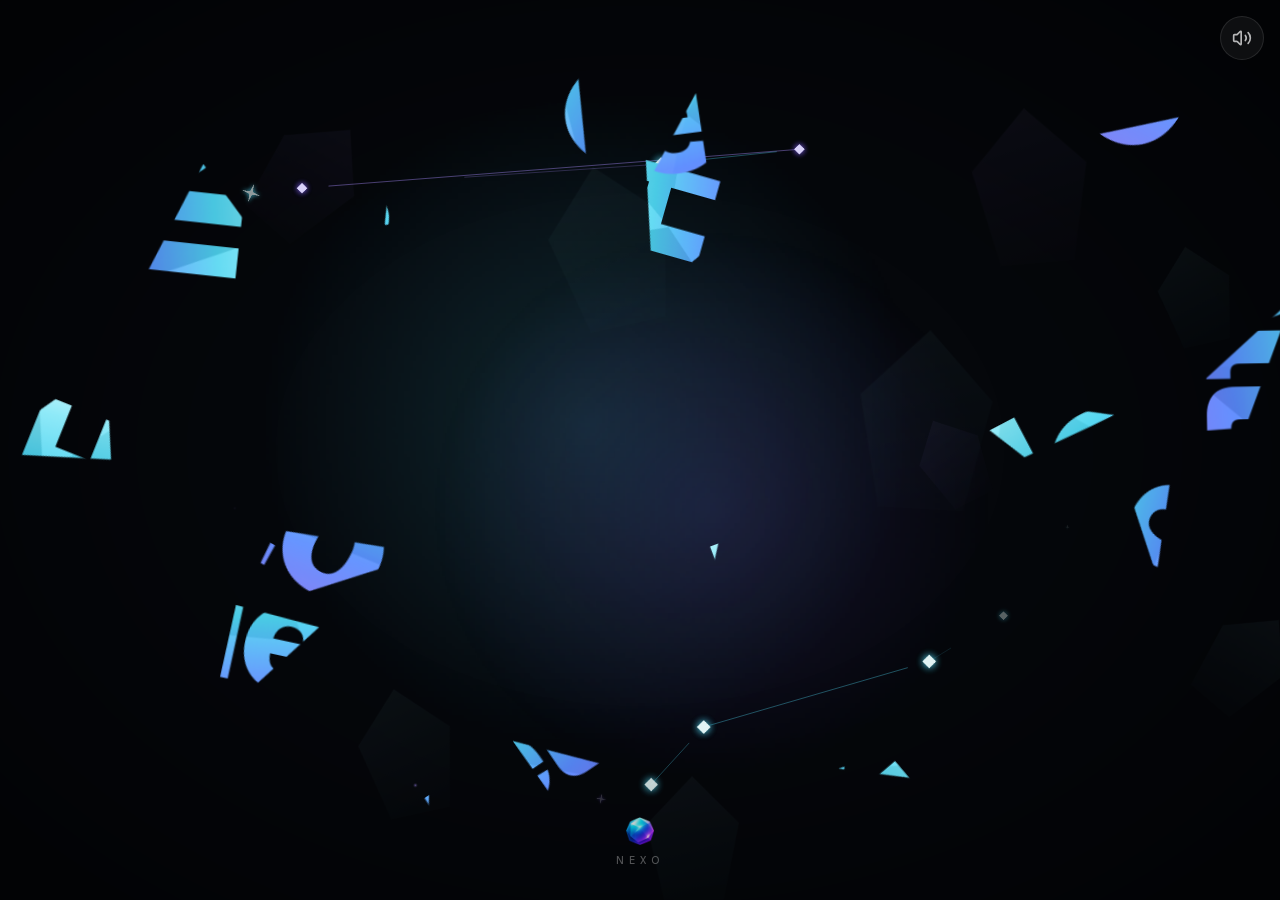
<file: planner/index.html>
<!DOCTYPE html><html lang="de" class="dark geist_a71539c9-module__T19VSG__variable geist_mono_8d43a2aa-module__8Li5zG__variable caveat_f4b61a99-module__qhs43G__variable h-full antialiased"><head><meta charSet="utf-8"/><meta name="viewport" content="width=device-width, initial-scale=1, viewport-fit=cover"/><link rel="preload" href="/_next/static/media/797e433ab948586e-s.p.0r6juujl39pe6.woff2" as="font" crossorigin="" type="font/woff2"/><link rel="preload" href="/_next/static/media/a85fe84266768609-s.p.0h6ig86gwutp4.woff2" as="font" crossorigin="" type="font/woff2"/><link rel="preload" href="/_next/static/media/caa3a2e1cccd8315-s.p.0wgildi0cnwt9.woff2" as="font" crossorigin="" type="font/woff2"/><link rel="preload" as="image" href="/crystal.png"/><link rel="stylesheet" href="/_next/static/chunks/04khlw2bsgxee.css" data-precedence="next"/><link rel="stylesheet" href="/_next/static/chunks/18uikdb6wja9i.css" data-precedence="next"/><link rel="stylesheet" href="/_next/static/chunks/1_z8bjdv9g41i.css" data-precedence="next"/><link rel="preload" as="script" fetchPriority="low" href="/_next/static/chunks/0rqmg49wirni2.js"/><script src="/_next/static/chunks/2i51e627rllld.js" async=""></script><script src="/_next/static/chunks/13mygkiy-sgj0.js" async=""></script><script src="/_next/static/chunks/1ib4xohwn_uib.js" async=""></script><script src="/_next/static/chunks/turbopack-1xsj3ijd8hkog.js" async=""></script><script src="/_next/static/chunks/2uc9e_9ecuros.js" async=""></script><script src="/_next/static/chunks/3tie-uyjdk5lp.js" async=""></script><script src="/_next/static/chunks/333iidkz19foh.js" async=""></script><script src="/_next/static/chunks/0gdm_7kdql0em.js" async=""></script><script src="/_next/static/chunks/3rxwxcda2o2aa.js" async=""></script><script src="/_next/static/chunks/21gkatn-syt3t.js" async=""></script><script src="/_next/static/chunks/3nl4oasslo-i-.js" async=""></script><script src="/_next/static/chunks/3oktc-5a0-7vg.js" async=""></script><script src="/_next/static/chunks/2i873cttck-g4.js" async=""></script><script src="/_next/static/chunks/1rcsd5vnk_sfx.js" async=""></script><script src="/_next/static/chunks/1guqfjhjyr0w4.js" async=""></script><script src="/_next/static/chunks/3259_ziqbqms8.js" async=""></script><script src="/_next/static/chunks/1ty46ln6nvss_.js" async=""></script><script src="/_next/static/chunks/0gzo1zap66ls7.js" async=""></script><meta name="theme-color" content="#0a0a0a"/><meta name="color-scheme" content="dark"/><title>Nexo</title><meta name="description" content="Nexo ist deine kostenlose Schul-App: Stundenplan, Hausaufgaben, Notizen mit Stift, Noten und Planer an einem Ort. Alles bleibt auf deinem Gerät – ohne Konto, ohne Werbung, auch offline."/><meta name="application-name" content="Nexo"/><link rel="manifest" href="/manifest.webmanifest"/><meta name="keywords" content="Schul-App,Stundenplan,Hausaufgaben,Notizen,Noten,Planer,Schule,offline"/><meta name="google-site-verification" content="q62KNZA9tdDv4IZWB9Q8J-BwRxZVMETvucuHafcso_k"/><meta name="google-site-verification" content="Vy8iLFh-w-jxbNN5xSrBkBcuiUnUKpoh8qIJMu3uRIo"/><meta name="mobile-web-app-capable" content="yes"/><meta name="apple-mobile-web-app-title" content="Nexo"/><meta name="apple-mobile-web-app-status-bar-style" content="black-translucent"/><meta property="og:title" content="Nexo"/><meta property="og:description" content="Nexo ist deine kostenlose Schul-App: Stundenplan, Hausaufgaben, Notizen mit Stift, Noten und Planer an einem Ort. Alles bleibt auf deinem Gerät – ohne Konto, ohne Werbung, auch offline."/><meta property="og:url" content="https://nexo-official.github.io/"/><meta property="og:site_name" content="Nexo"/><meta property="og:locale" content="de_DE"/><meta property="og:image" content="https://nexo-official.github.io/icon-512.png"/><meta property="og:image:width" content="512"/><meta property="og:image:height" content="512"/><meta property="og:image:alt" content="Nexo"/><meta property="og:type" content="website"/><meta name="twitter:card" content="summary"/><meta name="twitter:title" content="Nexo"/><meta name="twitter:description" content="Nexo ist deine kostenlose Schul-App: Stundenplan, Hausaufgaben, Notizen mit Stift, Noten und Planer an einem Ort. Alles bleibt auf deinem Gerät – ohne Konto, ohne Werbung, auch offline."/><meta name="twitter:image" content="https://nexo-official.github.io/icon-512.png"/><link rel="icon" href="/icon.png?icon.0kevs3wyk-muc.png" sizes="512x512" type="image/png"/><link rel="apple-touch-icon" href="/apple-icon.png?apple-icon.0-7ggz6d2srgz.png" sizes="180x180" type="image/png"/><meta name="next-size-adjust" content=""/><script src="/_next/static/chunks/0cz1d0mv5g_q7.js" noModule=""></script></head><body class="h-full overflow-hidden"><div hidden=""><!--$--><!--/$--></div><div aria-hidden="true" class="nexo-boot"><img src="/crystal.png" alt="" class="nexo-boot-mark" draggable="false"/><span class="nexo-boot-line"></span><span class="nexo-boot-hi"></span></div><script>(self.__next_s=self.__next_s||[]).push([0,{"children":"(function(){try{\nvar d=document.documentElement;\nif(localStorage.getItem(\"nexo:onboarded\")!==\"1\")return;\nvar inst=false||matchMedia(\"(display-mode: standalone)\").matches||navigator.standalone===true;\nif(!inst||sessionStorage.getItem(\"nexo:booted\")){d.setAttribute(\"data-no-boot\",\"\");return;}\nsessionStorage.setItem(\"nexo:booted\",\"1\");\nif(sessionStorage.getItem(\"nexo:greeted\"))return;\nvar p=JSON.parse(localStorage.getItem(\"nexo:profile\")||\"{}\");\nvar n=(p.firstName||\"\").trim();if(!n)return;\nsessionStorage.setItem(\"nexo:greeted\",\"1\");\nvar h={\"de\":{\"m\":\"Guten Morgen, {name}\",\"d\":\"Hallo, {name}\",\"e\":\"Guten Abend, {name}\"},\"en\":{\"m\":\"Good morning, {name}\",\"d\":\"Hi, {name}\",\"e\":\"Good evening, {name}\"},\"fr\":{\"m\":\"Bonjour, {name}\",\"d\":\"Salut, {name}\",\"e\":\"Bonsoir, {name}\"},\"es\":{\"m\":\"Buenos días, {name}\",\"d\":\"Hola, {name}\",\"e\":\"Buenas noches, {name}\"},\"ja\":{\"m\":\"おはよう、{name}\",\"d\":\"こんにちは、{name}\",\"e\":\"こんばんは、{name}\"}};var g=h[localStorage.getItem(\"nexo:locale\")]||h.de;\nvar hr=new Date().getHours();var t=(hr\u003e=5\u0026\u0026hr\u003c11?g.m:hr\u003e=17||hr\u003c5?g.e:g.d).replace(\"{name}\",n);\nd.style.setProperty(\"--boot-hi\",JSON.stringify(t));d.setAttribute(\"data-boot-greet\",\"\");\n}catch(e){}})();","id":"nexo-boot-greet"}])</script><div class="pointer-events-none fixed left-0 top-0 z-50 pl-5 pt-5 sm:pl-8 sm:pt-7"><div class="pointer-events-auto"><div class="relative"><div class="relative transition-[transform,opacity] duration-[450ms] ease-[cubic-bezier(0.22,0.61,0.36,1)]" style="transform:scale(1);transform-origin:top left;opacity:1"><button type="button" aria-label="Menü" data-tour="menu" aria-expanded="false" class="relative flex h-14 items-center rounded-lg outline-none focus-visible:ring-2 focus-visible:ring-ring"><div class="size-14 shrink-0" aria-hidden="true"></div></button><div id="nexo-crystal" aria-hidden="true" class="pointer-events-none absolute left-0 top-0 z-10 will-change-transform" style="width:56px;height:56px;transform:translateX(-6px);transform-origin:0% 0% 0"><img src="/crystal.png" alt="" aria-hidden="true" draggable="false" class="select-none object-contain size-full"/></div><div aria-hidden="true" class="pointer-events-none absolute left-0 top-0 z-10 whitespace-nowrap" style="opacity:0;transform:translateX(66px) translateY(28px)"><span class="block -translate-y-1/2 font-semibold leading-none tracking-tight text-foreground" style="font-size:1.5rem">Planer</span></div><div aria-hidden="true" class="absolute left-0 top-0 flex flex-col" style="pointer-events:none;visibility:hidden"><div aria-hidden="true" class="pointer-events-none absolute -inset-x-8 -inset-y-4 backdrop-blur-[3px] [mask-image:linear-gradient(to_right,transparent,black_22%,black_78%,transparent),linear-gradient(to_bottom,transparent,black_14%,black_86%,transparent)] [mask-composite:intersect] [-webkit-mask-image:linear-gradient(to_right,transparent,black_22%,black_78%,transparent),linear-gradient(to_bottom,transparent,black_14%,black_86%,transparent)] [-webkit-mask-composite:source-in]" style="opacity:0"></div><button type="button" data-tour="menu-settings" class="group relative flex h-14 items-center gap-3 text-left" style="opacity:0;transform:translateY(-8px)"><span class="relative grid size-11 shrink-0 place-items-center overflow-hidden rounded-full bg-surface-2 text-sm font-semibold text-muted ring-1 ring-border transition-[opacity,color] duration-300 group-hover:text-foreground"></span><span class="text-lg font-semibold tracking-tight text-muted transition-colors group-hover:text-accent">Einstellungen</span></button><button type="button" data-tour="menu-workspace" class="group relative flex h-12 items-center text-left" style="opacity:0;transform:translateY(-8px)"><span class="text-2xl font-semibold tracking-tight transition-colors duration-200 text-muted group-hover:text-accent">Workspace</span></button><button type="button" data-tour="menu-school" class="group relative flex h-12 items-center text-left" style="opacity:0;transform:translateY(-8px)"><span class="text-2xl font-semibold tracking-tight transition-colors duration-200 text-muted group-hover:text-accent">Schule</span></button><button type="button" data-tour="menu-planner" class="group relative flex h-12 items-center text-left" style="opacity:0;transform:translateY(-8px)"><span class="text-2xl font-semibold tracking-tight transition-colors duration-200 text-foreground opacity-0">Planer</span></button><button type="button" data-tour="menu-progress" class="group relative flex h-12 items-center text-left" style="opacity:0;transform:translateY(-8px)"><span class="text-2xl font-semibold tracking-tight transition-colors duration-200 text-muted group-hover:text-accent">Fortschritt</span></button><button type="button" data-tour="menu-nexoAi" class="group relative flex h-12 items-center text-left" style="opacity:0;transform:translateY(-8px)"><span class="text-2xl font-semibold tracking-tight transition-colors duration-200 text-muted group-hover:text-accent">Nexo AI</span><span class="ml-2 self-center text-xs font-medium text-faint">bald</span></button><button type="button" data-tour="menu-community" class="group relative flex h-12 items-center text-left" style="opacity:0;transform:translateY(-8px)"><span class="text-2xl font-semibold tracking-tight transition-colors duration-200 text-muted group-hover:text-accent">Community</span><span class="ml-2 self-center text-xs font-medium text-faint">bald</span></button></div></div></div></div></div><main class="h-full"><div class="h-dvh"></div><!--$--><!--/$--></main><div aria-hidden="true" class="pointer-events-none fixed inset-0 z-[180]"></div><script src="/_next/static/chunks/0rqmg49wirni2.js" id="_R_" async=""></script><script>(self.__next_f=self.__next_f||[]).push([0])</script><script>self.__next_f.push([1,"1:\"$Sreact.fragment\"\n2:I[78384,[\"/_next/static/chunks/2uc9e_9ecuros.js\",\"/_next/static/chunks/3tie-uyjdk5lp.js\",\"/_next/static/chunks/333iidkz19foh.js\",\"/_next/static/chunks/0gdm_7kdql0em.js\",\"/_next/static/chunks/3rxwxcda2o2aa.js\",\"/_next/static/chunks/21gkatn-syt3t.js\",\"/_next/static/chunks/3nl4oasslo-i-.js\",\"/_next/static/chunks/3oktc-5a0-7vg.js\",\"/_next/static/chunks/2i873cttck-g4.js\",\"/_next/static/chunks/1rcsd5vnk_sfx.js\"],\"BootSplash\"]\n3:I[79520,[\"/_next/static/chunks/2uc9e_9ecuros.js\",\"/_next/static/chunks/3tie-uyjdk5lp.js\",\"/_next/static/chunks/333iidkz19foh.js\",\"/_next/static/chunks/0gdm_7kdql0em.js\",\"/_next/static/chunks/3rxwxcda2o2aa.js\",\"/_next/static/chunks/21gkatn-syt3t.js\",\"/_next/static/chunks/3nl4oasslo-i-.js\",\"/_next/static/chunks/3oktc-5a0-7vg.js\",\"/_next/static/chunks/2i873cttck-g4.js\",\"/_next/static/chunks/1rcsd5vnk_sfx.js\"],\"\"]\n5:I[5748,[\"/_next/static/chunks/2uc9e_9ecuros.js\",\"/_next/static/chunks/3tie-uyjdk5lp.js\",\"/_next/static/chunks/333iidkz19foh.js\",\"/_next/static/chunks/0gdm_7kdql0em.js\",\"/_next/static/chunks/3rxwxcda2o2aa.js\",\"/_next/static/chunks/21gkatn-syt3t.js\",\"/_next/static/chunks/3nl4oasslo-i-.js\",\"/_next/static/chunks/3oktc-5a0-7vg.js\",\"/_next/static/chunks/2i873cttck-g4.js\",\"/_next/static/chunks/1rcsd5vnk_sfx.js\"],\"MotionSetup\"]\n6:I[59256,[\"/_next/static/chunks/2uc9e_9ecuros.js\",\"/_next/static/chunks/3tie-uyjdk5lp.js\",\"/_next/static/chunks/333iidkz19foh.js\",\"/_next/static/chunks/0gdm_7kdql0em.js\",\"/_next/static/chunks/3rxwxcda2o2aa.js\",\"/_next/static/chunks/21gkatn-syt3t.js\",\"/_next/static/chunks/3nl4oasslo-i-.js\",\"/_next/static/chunks/3oktc-5a0-7vg.js\",\"/_next/static/chunks/2i873cttck-g4.js\",\"/_next/static/chunks/1rcsd5vnk_sfx.js\"],\"AppMenu\"]\n7:I[39756,[\"/_next/static/chunks/2uc9e_9ecuros.js\",\"/_next/static/chunks/3tie-uyjdk5lp.js\",\"/_next/static/chunks/333iidkz19foh.js\",\"/_next/static/chunks/0gdm_7kdql0em.js\",\"/_next/static/chunks/3rxwxcda2o2aa.js\",\"/_next/static/chunks/21gkatn-syt3t.js\",\"/_next/static/chunks/3nl4oasslo-i-.js\",\"/_next/static/chunks/3oktc-5a0-7vg.js\",\"/_next/static/chunks/2i873cttck-g4.js\",\"/_next/static/chunks/1rcsd5vnk_sfx.js\"],\"default\"]\n8:I[58298,[\"/_next/static/chunks/2uc9e_9ecuros.js\",\"/_next/static/chunks/3tie-uyjdk5lp.js\",\"/_next/static/chunks/333iidkz19foh.js\",\"/_next/static/chunks/0gdm_7kdql0em.js\",\"/_next/static/chunks/3rxwxcda2o2aa.js\",\"/_next/static/chunks/21gkatn-syt3t.js\",\"/_next/static/chunks/3nl4oasslo-i-.js\",\"/_next/static/chunks/3oktc-5a0-7vg.js\",\"/_next/static/chunks/2i873cttck-g4.js\",\"/_next/static/chunks/1rcsd5vnk_sfx.js\",\"/_next/static/chunks/1guqfjhjyr0w4.js\"],\"default\"]\n9:I[37457,[\"/_next/static/chunks/2uc9e_9ecuros.js\",\"/_next/static/chunks/3tie-uyjdk5lp.js\",\"/_next/static/chunks/333iidkz19foh.js\",\"/_next/static/chunks/0gdm_7kdql0em.js\",\"/_next/static/chunks/3rxwxcda2o2aa.js\",\"/_next/static/chunks/21gkatn-syt3t.js\",\"/_next/static/chunks/3nl4oasslo-i-.js\",\"/_next/static/chunks/3oktc-5a0-7vg.js\",\"/_next/static/chunks/2i873cttck-g4.js\",\"/_next/static/chunks/1rcsd5vnk_sfx.js\"],\"default\"]\n26:I[63491,[\"/_next/static/chunks/2uc9e_9ecuros.js\",\"/_next/static/chunks/3tie-uyjdk5lp.js\",\"/_next/static/chunks/333iidkz19foh.js\",\"/_next/static/chunks/0gdm_7kdql0em.js\",\"/_next/static/chunks/3rxwxcda2o2aa.js\",\"/_next/static/chunks/21gkatn-syt3t.js\",\"/_next/static/chunks/3nl4oasslo-i-.js\",\"/_next/static/chunks/3oktc-5a0-7vg.js\",\"/_next/static/chunks/2i873cttck-g4.js\",\"/_next/static/chunks/1rcsd5vnk_sfx.js\",\"/_next/static/chunks/3259_ziqbqms8.js\"],\"default\"]\n:HL[\"/_next/static/chunks/04khlw2bsgxee.css\",\"style\"]\n:HL[\"/_next/static/chunks/18uikdb6wja9i.css\",\"style\"]\n:HL[\"/_next/static/chunks/1_z8bjdv9g41i.css\",\"style\"]\n:HL[\"/_next/static/media/797e433ab948586e-s.p.0r6juujl39pe6.woff2\",\"font\",{\"crossOrigin\":\"\",\"type\":\"font/woff2\"}]\n:HL[\"/_next/static/media/a85fe84266768609-s.p.0h6ig86gwutp4.woff2\",\"font\",{\"crossOrigin\":\"\",\"type\":\"font/woff2\"}]\n:HL[\"/_next/static/media/caa3a2e1cccd8315-s.p.0wgildi0cnwt9.woff2\",\"font\",{\"crossOrigin\":\"\",\"type\":\"font/woff2\"}]\n4:T4b4,(function(){try{\nvar d=document.documentElement;\nif(localStorage.getItem(\"nexo:onboarded\")!==\"1\")return;\nvar inst=false||matchMedia(\"(display-mode: standalone)\").matches||navigator.standalone===true;\nif(!inst||sessionStorage.getItem(\"nexo:booted\")){d.setAttribute(\"data-no-boot\",\"\");return;}\nsessionStorage.setItem(\"nexo:booted\",\"1\");\nif(sessionStorage.getItem(\"nexo:greeted\"))return;\nvar p=JSON.parse(localStorage.getItem(\"nexo:profile\")||\"{}\");\nvar n=(p.firstName||\"\").trim();if(!n)return;\nsessionStorage.setItem(\"nexo:greeted\",\"1\");\nvar h={\"de\":{\"m\":\"Guten Morgen, {name}\",\"d\":\"Hallo, {name}\",\"e\":\"Guten Abend, {name}\"},\"en\":{\"m\":\"Good morning, {name}\",\"d\":\"Hi, {name}\",\"e\":\"Good evening, {name}\"},\"fr\":{\"m\":\"Bonjour, {name}\",\"d\":\"Salut, {name}\",\"e\":\"Bonsoir, {name}\"},\"es\":{\"m\":\"Buenos días, {name}\",\"d\":\"Hola, {name}\",\"e\":\"Buenas noches, {name}\"},\"ja\":{\"m\":\"おはよう、{name}\",\"d\":\"こんにちは、{name}\",\"e\":\"こんばんは、{name}\"}};var g=h[localStorage.getItem(\"nexo:locale\")]||h.de;\nvar hr=new Date().getHours();var t=(hr\u003e=5\u0026\u0026hr\u003c11?g.m:hr\u003e=17||hr\u003c5?g.e:g.d).replace(\"{name}\",n);\nd.style.setProperty(\"--boot-hi\",JSON.stringify(t));d.setAttribute(\"data-boot-greet\",\"\");\n}catch(e){}})();24:X\n0:{\"P\":null,\"c\":[\"\",\"planner\",\"\"],\"q\":\"\",\"i\":false,\"f\":[[[\"\",{\"children\":[\"planner\",{\"children\":[\"__PAGE__\",{},\"$undefined\",\"$undefined\",4608]},\"$undefined\",\"$undefined\",4608]},\"$undefined\",\"$undefined\",4624],[[\"$\",\"$1\",\"c\",{\"children\":[[[\"$\",\"link\",\"0\",{\"rel\":\"stylesheet\",\"href\":\"/_next/static/chunks/04khlw2bsgxee.css\",\"precedence\":\"next\",\"crossOrigin\":\"$undefined\",\"nonce\":\"$undefined\"}],[\"$\",\"link\",\"1\",{\"rel\":\"stylesheet\",\"href\":\"/_next/static/chunks/18uikdb6wja9i.css\",\"precedence\":\"next\",\"crossOrigin\":\"$undefined\",\"nonce\":\"$undefined\"}],[\"$\",\"link\",\"2\",{\"rel\":\"stylesheet\",\"href\":\"/_next/static/chunks/1_z8bjdv9g41i.css\",\"precedence\":\"next\",\"crossOrigin\":\"$undefined\",\"nonce\":\"$undefined\"}],[\"$\",\"script\",\"script-0\",{\"src\":\"/_next/static/chunks/2uc9e_9ecuros.js\",\"async\":true,\"nonce\":\"$undefined\"}],[\"$\",\"script\",\"script-1\",{\"src\":\"/_next/static/chunks/3tie-uyjdk5lp.js\",\"async\":true,\"nonce\":\"$undefined\"}],[\"$\",\"script\",\"script-2\",{\"src\":\"/_next/static/chunks/333iidkz19foh.js\",\"async\":true,\"nonce\":\"$undefined\"}],[\"$\",\"script\",\"script-3\",{\"src\":\"/_next/static/chunks/0gdm_7kdql0em.js\",\"async\":true,\"nonce\":\"$undefined\"}],[\"$\",\"script\",\"script-4\",{\"src\":\"/_next/static/chunks/3rxwxcda2o2aa.js\",\"async\":true,\"nonce\":\"$undefined\"}],[\"$\",\"script\",\"script-5\",{\"src\":\"/_next/static/chunks/21gkatn-syt3t.js\",\"async\":true,\"nonce\":\"$undefined\"}],[\"$\",\"script\",\"script-6\",{\"src\":\"/_next/static/chunks/3nl4oasslo-i-.js\",\"async\":true,\"nonce\":\"$undefined\"}],[\"$\",\"script\",\"script-7\",{\"src\":\"/_next/static/chunks/3oktc-5a0-7vg.js\",\"async\":true,\"nonce\":\"$undefined\"}],[\"$\",\"script\",\"script-8\",{\"src\":\"/_next/static/chunks/2i873cttck-g4.js\",\"async\":true,\"nonce\":\"$undefined\"}],[\"$\",\"script\",\"script-9\",{\"src\":\"/_next/static/chunks/1rcsd5vnk_sfx.js\",\"async\":true,\"nonce\":\"$undefined\"}]],[\"$\",\"html\",null,{\"lang\":\"de\",\"suppressHydrationWarning\":true,\"className\":\"dark geist_a71539c9-module__T19VSG__variable geist_mono_8d43a2aa-module__8Li5zG__variable caveat_f4b61a99-module__qhs43G__variable h-full antialiased\",\"children\":[\"$\",\"body\",null,{\"className\":\"h-full overflow-hidden\",\"children\":[[\"$\",\"$L2\",null,{}],[\"$\",\"$L3\",null,{\"id\":\"nexo-boot-greet\",\"strategy\":\"beforeInteractive\",\"children\":\"$4\"}],[\"$\",\"$L5\",null,{\"children\":[[\"$\",\"div\",null,{\"className\":\"pointer-events-none fixed left-0 top-0 z-50 pl-5 pt-5 sm:pl-8 sm:pt-7\",\"children\":[\"$\",\"div\",null,{\"className\":\"pointer-events-auto\",\"children\":[\"$\",\"$L6\",null,{}]}]}],[\"$\",\"main\",null,{\"className\":\"h-full\",\"children\":[\"$\",\"$L7\",null,{\"parallelRouterKey\":\"children\",\"error\":\"$8\",\"errorStyles\":[],\"errorScripts\":[[\"$\",\"script\",\"script-0\",{\"src\":\"/_next/static/chunks/1guqfjhjyr0w4.js\",\"async\":true,\"nonce\":\"$undefined\"}]],\"template\":[\"$\",\"$L9\",null,{}],\"templateStyles\":\"$undefined\",\"templateScripts\":\"$undefined\",\"notFound\":[[[\"$\",\"title\",null,{\"children\":\"404: This page could not be found.\"}],[\"$\",\"div\",null,{\"style\":{\"fontFamily\":\"system-ui,\\\"Segoe UI\\\",Roboto,Helvetica,Arial,sans-serif,\\\"Apple Color Emoji\\\",\\\"Segoe UI Emoji\\\"\",\"height\":\"100vh\",\"textAlign\":\"center\",\"display\":\"flex\",\"flexDirection\":\"column\",\"alignItems\":\"center\",\"justifyContent\":\"center\"},\"children\":[\"$\",\"div\",null,{\"children\":[[\"$\",\"style\",null,{\"dangerouslySetInnerHTML\":{\"__html\":\"body{color:#000;background:#fff;margin:0}.next-error-h1{border-right:1px solid rgba(0,0,0,.3)}@media (prefers-color-scheme:dark){body{color:#fff;background:#000}.next-error-h1{border-right:1px solid rgba(255,255,255,.3)}}\"}}],\"$La\",\"$Lb\"]}]}]],[]],\"forbidden\":\"$undefined\",\"unauthorized\":\"$undefined\"}]}],\"$Lc\",\"$Ld\",\"$Le\",\"$Lf\",\"$L10\",\"$L11\",\"$L12\",\"$L13\",\"$L14\",\"$L15\",\"$L16\",\"$L17\",\"$L18\",\"$L19\",\"$L1a\",\"$L1b\",\"$L1c\",\"$L1d\",\"$L1e\"]}],\"$L1f\",\"$L20\",\"$L21\"]}]}]]}],{\"children\":[\"$L22\",{\"children\":[\"$L23\",{},null,false,null]},null,false,\"$24\"]},null,false,null],\"$L25\",false]],\"m\":\"$undefined\",\"G\":[\"$26\",[\"$L27\",\"$L28\",\"$L29\"]],\"S\":true,\"h\":null,\"r\":\"$undefined\",\"s\":\"$undefined\",\"a\":\"$undefined\",\"l\":\"$undefined\",\"p\":\"$undefined\",\"d\":\"$undefined\",\"b\":\"VzhujhoLxcGmxuNbGzMb0\"}\n2a:I[42638,[\"/_next/static/chunks/2uc9e_9ecuros.js\",\"/_next/static/chunks/3tie-uyjdk5lp.js\",\"/_next/static/chunks/333iidkz19foh.js\",\"/_next/static/chunks/0gdm_7kdql0em.js\",\"/_next/static/chunks/3rxwxcda2o2aa.js\",\"/_next/static/chunks/21gkatn-syt3t.js\",\"/_next/static/chunks/3nl4oasslo-i-.js\",\"/_next/static/chunks/3oktc-5a0-7vg.js\",\"/_next/static/chunks/2i873cttck-g4.js\",\"/_next/static/chunks/1rcsd5vnk_sfx.js\"],\"BackToWorkspace\"]\n2b:I[83826,[\"/_next/static/chunks/2uc9e_9ecuros.js\",\"/_next/static/chunks/3tie-uyjdk5lp.js\",\"/_next/static/chunks/333iidkz19foh.js\",\"/_next/static/chunks/0gdm_7kdql0em.js\",\"/_next/static/chunks/3rxwxcda2o2aa.js\",\"/_next/static/chunks/21gkatn-syt3t.js\",\"/_next/static/chunks/3nl4oasslo-i-.js\",\"/_next/static/chunks/3oktc-5a0-7vg.js\",\"/_next/static/chunks/2i873cttck-g4.js\",\"/_next/static/chunks/1rcsd5vnk_sfx.js\"],\"UndoToast\"]\n2c:I[902,[\"/_next/static/chunks/2uc9e_9ecuros.js\",\"/_next/static/chunks/3tie-uyjdk5lp.js\",\"/_next/static/chunks/333iidkz19foh.js\",\"/_next/static/chunks/0gdm_7kdql0em.js\",\"/_next/static/chunks/3rxwxcda2o2aa.js\",\"/_next/static/chunks/21gkatn-syt3t.js\",\"/_next/static/chunks/3nl4oasslo-i-.js\",\"/_next/static/chunks/3oktc-5a0-7vg.js\",\"/_next/static/chunks/2i873cttck-g4.js\",\"/_next/static/chunks/1rcsd5vnk_sfx.js\"],\"BackupReminder\"]\n2d:I[54981,[\"/_next/static/chunks/2uc9e_9ecuros.js\",\"/_next/static/chunks/3tie-uyjdk5lp.js\",\"/_next/static/chunks/333iidkz19foh.js\",\"/_next/static/chunks/0gdm_7kdql0em.js\",\"/_next/static/chunks/3rxwxcda2o2aa.js\",\"/_next/static/chunks/21gkatn-syt3t.js\",\"/_next/static/chunks/3nl4oasslo-i-.js\",\"/_next/static/chunks/3oktc-5a0-7vg.js\",\"/_next/static/chunks/2i873cttck-g4.js\",\"/_next/static/chunks/1rcsd5vnk_sfx.js\"],\"Onboarding\"]\n2e:I[29766,[\"/_next/static/chunks/2uc9e_9ecuros.js\",\"/_next/static/chunks/3tie-uyjdk5lp.js\",\"/_next/static/chunks/333iidkz19foh.js\",\"/_next/static/chunks/0gdm_7kdql0em.js\",\"/_next/static/chunks/3rxwxcda2o2aa.js\",\"/_next/static/chunks/21gkatn-syt3t.js\",\"/_next/static/chunks/3nl4oasslo-i-.js\",\"/_next/static/chunks/3oktc-5a0-7vg.js\",\"/_next/static/chunks/2i873cttck-g4.js\",\"/_next/static/chunks/1rcsd5vnk_sfx.js\"],\"TourOverlay\"]\n2f:I[33392,[\"/_next/static/chunks/2uc9e_9ecuros.js\",\"/_next/static/chunks/3tie-uyjdk5lp.js\",\"/_next/static/chunks/333iidkz19foh.js\",\"/_next/static/chunks/0gdm_7kdql0em.js\",\"/_next/static/chunks/3rxwxcda2o2aa.js\",\"/_next/static/chunks/21gkatn-syt3t.js\",\"/_next/static/chunks/3nl4oasslo-i-.js\",\"/_next/static/chunks/3oktc-5a0-7vg.js\",\"/_next/static/chunks/2i873cttck-g4.js\",\"/_next/static/chunks/1rcsd5vnk_sfx.js\"],\"HoverHint\"]\n30:I[83347,[\"/_next/static/chunks/2uc9e_9ecuros.js\",\"/_next/static/chunks/3tie-uyjdk5lp.js\",\"/_next/static/chunks/333iidkz19foh.js\",\"/_next/static/chunks/0gdm_7kdql0em.js\",\"/_next/static/chunks/3rxwxcda2o2aa.js\",\"/_next/static/chunks/21gkatn-syt3t.js\",\"/_next/static/chunks/3nl4oasslo-i-.js\",\"/_next/static/chunks/3oktc-5a0-7vg.js\",\"/_next/static/chunks/2i873cttck-g4.js\",\"/_next/static/chunks/1rcsd5vnk_sfx.js\"],\"PenHover\"]\n31:I[71241,[\"/_next/static/chunks/2uc9e_9ecuros.js\",\"/_next/static/chunks/3tie-uyjdk5lp.js\",\"/_next/static/chunks/333iidkz19foh.js\",\"/_next/static/chunks/0gdm_7kdql0em.js\",\"/_next/static/chunks/3rxwxcda2o2aa.js\",\"/_next/static/chunks/21gkatn-syt3t.js\",\"/_next/static/chunks/3nl4oasslo-i-.js\",\"/_next/static/chunks/3oktc-5a0-7vg.js\",\"/_next/static/chunks/2i873cttck-g4.js\",\"/_next/static/chunks/1rcsd5vnk_sfx.js\"],\"CheckBurst\"]\n32:I[97630,[\"/_next/static/chunks/2uc9e_9ecuros.js\",\"/_next/static/chunks/3tie-uyjdk5lp.js\",\"/_next/static/chunks/333iidkz19foh.js\",\"/_next/static/chunks/0gdm_7kdql0em.js\",\"/_next/static/chunks/3rxwxcda2o2aa.js\",\"/_next/static/chunks/21gkatn-syt3t.js\",\"/_next/static/chunks/3nl4oasslo-i-.js\",\"/_next/static/chunks/3oktc-5a0-7vg.js\",\"/_next/static/chunks/2i873cttck-g4.js\",\"/_next/static/chunks/1rcsd5vnk_sfx.js\"],\"QuickHomeworkHost\"]\n33:I[26009,[\"/_next/static/chunks/2uc9e_9ecuros.js\",\"/_next/static/chunks/3tie-uyjdk5lp.js\",\"/_next/static/chunks/333iidkz19foh.js\",\"/_next/static/chunks/0gdm_7kdql0em.js\",\"/_next/static/chunks/3rxwxcda2o2aa.js\",\"/_next/static/chunks/21gkatn-syt3t.js\",\"/_next/static/chunks/3nl4oasslo-i-.js\",\"/_next/static/chunks/3oktc-5a0-7vg.js\",\"/_next/static/chunks/2i873cttck-g4.js\",\"/_next/static/chunks/1rcsd5vnk_sfx.js\"],\"CommandPalette\"]\n34:I[17892,[\"/_next/static/chunks/2uc9e_9ecuros.js\",\"/_next/static/chunks/3tie-uyjdk5lp.js\",\"/_next/static/chunks/333iidkz19foh.js\",\"/_next/static/chunks/0gdm_7kdql0em.js\",\"/_next/static/chunks/3rxwxcda2o2aa.js\",\"/_next/static/chunks/21gkatn-syt3t.js\",\"/_next/static/chunks/3nl4oasslo-i-.js\",\"/_next/static/chunks/3oktc-5a0-7vg.js\",\"/_next/static/chunks/2i873cttck-g4.js\",\"/_next/static/chunks/1rcsd5vnk_sfx.js\"],\"PullToSearch\"]\n35:I[43672,[\"/_next/static/chunks/2uc9e_9ecuros.js\",\"/_next/static/chunks/3tie-uyjdk5lp.js\",\"/_next/static/chunks/333iidkz19foh.js\",\"/_next/static/chunks/0gdm_7kdql0em.js\",\"/_next/static/chunks/3rxwxcda2o2aa.js\",\"/_next/static/chunks/21gkatn-syt3t.js\",\"/_next/static/chunks/3nl4oasslo-i-.js\",\"/_next/static/chunks/3oktc-5a0-7vg.js\",\"/_next/static/chunks/2i873cttck-g4.js\",\"/_next/static/chunks/1rcsd5vnk_sfx.js\"],\"ReminderHost\"]\n36:I[23246,[\"/_next/static/chunks/2uc9e_9ecuros.js\",\"/_next/static/chunks/3tie-uyjdk5lp.js\",\"/_next/static/chunks/333iidkz19foh.js\",\"/_next/static/chunks/0gdm_7kdql0em.js\",\"/_next/static/chunks/3rxwxcda2o2aa.js\",\"/_next/static/chunks/21gkatn-syt3t.js\",\"/_next/static/chunks/3nl4oasslo-i-.js\",\"/_next/static/chunks/3oktc-5a0-7vg.js\",\"/_next/static/chunks/2i873cttck-g4.js\",\"/_next/static/chunks/1rcsd5vnk_sfx.js\"],\"StudyHost\"]\n37:I[38363,[\"/_next/static/chunks/2uc9e_9ecuros.js\",\"/_next/static/chunks/3tie-uyjdk5lp.js\",\"/_next/static/chunks/333iidkz19foh.js\",\"/_next/static/chunks/0gdm_7kdql0em.js\",\"/_next/static/chunks/3rxwxcda2o2aa.js\",\"/_next/static/chunks/21gkatn-syt3t.js\",\"/_next/static/chunks/3nl4oasslo-i-.js\",\"/_next/static/chunks/3oktc-5a0-7vg.js\",\"/_next/static/chunks/2i873cttck-g4.js\",\"/_next/static/chunks/1rcsd5vnk_sfx.js\"],\"TimerHost\"]\n38:I[45813,[\"/_next/static/chunks/2uc9e_9ecuros.js\",\"/_next/static/chunks/3tie-uyjdk5lp.js\",\"/_next/static/chunks/333iidkz19foh.js\",\"/_next/static/chunks/0gdm_7kdql0em.js\",\"/_next/static/chunks/3rxwxcda2o2aa.js\",\"/_next/static/chunks/21gkatn-syt3t.js\",\"/_next/static/chunks/3nl4oasslo-i-.js\",\"/_next/static/chunks/3oktc-5a0-7vg.js\",\"/_next/static/chunks/2i873cttck-g4.js\",\"/_next/static/chunks/1rcsd5vnk_sfx.js\"],\"NudgeHost\"]\n39:I[29778,[\"/_next/static/chunks/2uc9e_9ecuros.js\",\"/_next/static/chunks/3tie-uyjdk5lp.js\",\"/_next/static/chunks/333iidkz19foh.js\",\"/_next/static/chunks/0gdm_7kdql0em.js\",\"/_next/static/chunks/3rxwxcda2o2aa.js\",\"/_next/static/chunks/21gkatn-syt3t.js\",\"/_next/static/chunks/3nl4oasslo-i-.js\",\"/_next/static/chunks/3oktc-5a0-7vg.js\",\"/_next/static/chunks/2i873cttck-g4.js\",\"/_next/static/chunks/1rcsd5vnk_sfx.js\"],\"ReliabilityHost\"]\n3a:I[66452,[\"/_next/static/chunks/2uc9e_9ecuros.js\",\"/_next/static/chunks/3tie-uyjdk5lp.js\",\"/_next/static/chunks/333iidkz19foh.js\",\"/_next/static/chunks/0gdm_7kdql0em.js\",\"/_next/static/chunks/3rxwxcda2o2aa.js\",\"/_next/static/chunks/21gkatn-syt3t.js\",\"/_next/static/chunks/3nl4oasslo-i-.js\",\"/_next/static/chunks/3oktc-5a0-7vg.js\",\"/_next/static/chunks/2i873cttck-g4.js\",\"/_next/static/chunks/1rcsd5vnk_sfx.js\"],\"TiltHost\"]\n3b:I[72330,[\"/_next/static/chunks/2uc9e_9ecuros.js\",\"/_next/static/chunks/3tie-uyjdk5lp.js\",\"/_next/static/chunks/333iidkz19foh.js\",\"/_next/static/chunks/0gdm_7kdql0em.js\",\"/_next/static/chunks/3rxwxcda2o2aa.js\",\"/_next/static/chunks/21gkatn-syt3t.js\",\"/_next/static/chunks/3nl4oasslo-i-.js\",\"/_next/static/chunks/3oktc-5a0-7vg.js\",\"/_next/static/chunks/2i873cttck-g4.js\",\"/_next/static/chunks/1rcsd5vnk_sfx.js\"],\"ProgressHost\"]\n3c:I[54462,[\"/_next/static/chunks/2uc9e_9ecuros.js\",\"/_next/static/chunks/3tie-uyjdk5lp.js\",\"/_next/static/chunks/333iidkz19foh.js\",\"/_next/static/chunks/0gdm_7kdql0em.js\",\"/_next/static/chunks/3rxwxcda2o2aa.js\",\"/_next/static/chunks/21gkatn-syt3t.js\",\"/_next/static/chunks/3nl4oasslo-i-.js\",\"/_next/static/chunks/3oktc-5a0-7vg.js\",\"/_next/static/chunks/2i873cttck-g4.js\",\"/_next/static/chunks/1rcsd5vnk_sfx.js\"],\"AppRouteFix\"]\n3d:I[32489,[\"/_next/static/chunks/2uc9e_9ecuros.js\",\"/_next/static/chunks/3tie-uyjdk5lp.js\",\"/_next/static/chunks/333iidkz19foh.js\",\"/_next/static/chunks/0gdm_7kdql0em.js\",\"/_next/static/chunks/3rxwxcda2o2aa.js\",\"/_next/static/chunks/21gkatn-syt3t.js\",\"/_next/static/chunks/3nl4oasslo-i-.js\",\"/_next/static/chunks/3oktc-5a0-7vg.js\",\"/_next/static/chunks/2i873cttck-g4.js\",\"/_next/static/chunks/1rcsd5vnk_sfx.js\"],\"PerfGuard\"]\n3e:I[86737,[\"/_next/static/chunks/2uc9e_9ecuros.js\",\"/_next/static/chunks/3tie-uyjdk5lp.js\",\"/_next/static/chunks/333iidkz19foh.js\",\"/_next/static/chunks/0gdm_7kdql0em.js\",\"/_next/static/chunks/3rxwxcda2o2aa.js\",\"/_next/static/chunks/21gkatn-syt3t.js\",\"/_next/static/chunks/3nl4oasslo-i-.js\",\"/_next/static/chunks/3oktc-5a0-7vg.js\",\"/_next/static/chunks/2i873cttck-g4.js\",\"/_next/static/chunks/1rcsd5vnk_sfx.js\"],\"Warmup\"]\n3f:I[19280,[\"/_next/static/chunks/2uc9e_9ecuros.js\",\"/_next/static/chunks/3tie-uyjdk5lp.js\",\"/_next/static/chunks/333iidkz19foh.js\",\"/_next/static/chunks/0gdm_7kdql0em.js\",\"/_next/static/chunks/3rxwxcda2o2aa.js\",\"/_next/static/chunks/21gkatn-syt3t.js\",\"/_next/static/chunks/3nl4oasslo-i-.js\",\"/_next/static/chunks/3oktc-5a0-7vg.js\",\"/_next/static/chunks/2i873cttck-g4.js\",\"/_next/static/chunks/1rcsd5vnk_sfx.js\"],\"ServiceWorkerRegister\"]\n40:I[44055,[\"/_next/static/chunks/2uc9e_9ecuros.js\",\"/_next/static/chunks/3tie-uyjdk5lp.js\",\"/_next/static/chunks/333iidkz19foh.js\",\"/_next/static/chunks/0gdm_7kdql0em.js\",\"/_next/static/chunks/3rxwxcda2o2aa.js\",\"/_next/static/chunks/21gkatn-syt3t.js\",\"/_next/static/chunks/3nl4oasslo-i-.js\",\"/_next/static/chunks/3oktc-5a0-7vg.js\",\"/_next/static/chunks/2i873cttck-g4.js\",\"/_next/static/chunks/1rcsd5vnk_sfx.js\",\"/_next/static/chunks/1ty46ln6nvss_.js\",\"/_next/static/chunks/0gzo1zap66ls7.js\"],\"PlannerScreen\"]\n41:I[24121,[\"/_next/static/chunks/2uc9e_9ecuros.js\",\"/_next/static/chunks/3tie-uyjdk5lp.js\",\"/_next/static/chunks/333iidkz19foh.js\",\"/_next/static/chunks/0gdm_7kdql0em.js\",\"/_next/static/chunks/3rxwxcda2o2aa.js\",\"/_next/static/chunks/21gkatn-syt3t.js\",\"/_next/static/chunks/3nl4oasslo-i-.js\",\"/_next/static/chunks/3oktc-5a0-7vg.js\",\"/_next/static/chunks/2i873cttck-g4.js\",\"/_next/static/chunks/1rcsd5vnk_sfx.js\",\"/_next/static/chunks/1ty46ln6nvss_.js\",\"/_next/static/chunks/0gzo1zap66ls7.js\"],\"AreaTip\"]\n42:I[12479,[\"/_next/static/chunks/2uc9e_9ecuros.js\",\"/_next/static/chunks/3tie-uyjdk5lp.js\",\"/_next/static/chunks/333iidkz19foh.js\",\"/_next/static/chunks/0gdm_7kdql0em.js\",\"/_next/static/chunks/3rxwxcda2o2aa.js\",\"/_next/static/chunks/21gkatn-syt3t.js\",\"/_next/static/chunks/3nl4oasslo-i-.js\",\"/_next/static/chunks/3oktc-5a0-7vg.js\",\"/_next/static/chunks/2i873cttck-g4.js\",\"/_next/static/chunks/1rcsd5vnk_sfx.js\",\"/_next/static/chunks/1ty46ln6nvss_.js\",\"/_next/static/chunks/0gzo1zap66ls7.js\"],\"ChapterStart\"]\n43:I[97367,[\"/_next/static/chunks/2uc9e_9ecuros.js\",\"/_next/static/chunks/3tie-uyjdk5lp.js\",\"/_next/static/chunks/333iidkz19foh.js\",\"/_next/static/chunks/0gdm_7kdql0em.js\",\"/_next/static/chunks/3rxwxcda2o2aa.js\",\"/_next/static/chunks/21gkatn-syt3t.js\",\"/_next/static/chunks/3nl4oasslo-i-.js\",\"/_next/static/chunks/3oktc-5a0-7vg.js\",\"/_next/static/chunks/2i873cttck-g4.js\",\"/_next/static/chunks/1rcsd5vnk_sfx.js\"],\"OutletBoundary\"]\n44:\"$Sreact.suspense\"\n46:I[97367,[\"/_next/static/chunks/2uc9e_9ecuros.js\",\"/_next/static/chunks/3tie-uyjdk5lp.js\",\"/_next/static/chunks/333iidkz19foh.js\",\"/_next/static/chunks/0gdm_7kdql0em.js\",\"/_next/static/chunks/3rxwxcda2o2aa.js\",\"/_next/static/chunks/21gkatn-syt3t.js\",\"/_next/static/chunks/3nl4oasslo-i-.js\",\"/_next/static/chunks/3oktc-5a0-7vg.js\",\"/_next/static/chunks/2i873cttck-g4.js\",\"/_next/static/chunks/1rcsd5vnk_sfx.js\"],\"ViewportBoundary\"]\n48:I[97367,[\"/_next/static/chunks/2uc9e_9ecuros.js\",\"/_next/static/chunks/3tie-uyjdk5lp.js\",\"/_next/static/chunks/333iidkz19foh.js\",\"/_next/static/chunks/0gdm_7kdql0em.js\",\"/_next/static/chunks/3rxwxcda2o2aa.js\",\"/_next/static/chunks/21gkatn-syt3t.js\",\"/_next/static/chunks/3nl4oasslo-i-.js\",\"/_next/static/chunks/3oktc-5a0-7vg.js\",\"/_next/static/chunks/2i873cttck-g4.js\",\"/_next/static/chunks/1rcsd5vnk_sfx.js\"],\"MetadataBoundary\"]\na:[\"$\",\"h1\",null,{\"className\":\"next-error-h1\",\"style\":{\"display\":\"inline-block\",\"margin\":\"0 20px 0 0\",\"padding\":\"0 23px 0 0\",\"fontSize\":24,\"fontWeight\":500,\"verticalAlign\":\"top\",\"lineHeight\":\"49px\"},\"children\":404}]\nb:[\"$\",\"div\",null,{\"style\":{\"display\":\"inline-block\"},\"children\":[\"$\",\"h2\",null,{\"style\":{\"fontSize\":14,\"fontWeight\":400,\"lineHeight\":\"49px\",\"margin\":0},\"children\":\"This page could not be found.\"}]}]\nc:[\"$\",\"$L2a\",null,{}]\nd:[\"$\",\"$L2b\",null,{}]\ne:[\"$\",\"$L2c\",null,{}]\nf:[\"$\",\"$L2d\",null,{}]\n10:[\"$\",\"$L2e\",null,{}]\n11:[\"$\",\"$L2f\",null,{}]\n12:[\"$\",\"$L30\",null,{}]\n13:[\"$\",\"$L31\",null,{}]\n14:[\"$\",\"$L32\",null,{}]\n15:[\"$\",\"$L33\",null,{}]\n16:[\"$\",\"$L34\",null,{}]\n17:[\"$\",\"$L35\",null,{}]\n18:[\"$\",\"$L36\",null,{}]\n19:[\"$\",\"$L37\",null,{}]\n1a:[\"$\",\"$L38\",null,{}]\n1b:[\"$\",\"$L39\",null,{}]\n1c:[\"$\",\"$L3a\",null,{}]\n1d:[\"$\",\"$L3b\",null,{}]\n1e:[\"$\",\"$L3c\",null,{}]\n1f:[\"$\",\"$L3d\",null,{}]\n20:[\"$\",\"$L3e\",null,{}]\n21:[\"$\",\"$L3f\",null,{}]\n22:[\"$\",\"$1\",\"c\",{\"children\":[null,[\"$\",\"$L7\",null,{\"parallelRouterKey\":\"children\",\"error\":\"$undefined\",\"errorStyles\":\"$undefined\",\"errorScripts\":\"$undefined\",\"template\":[\"$\",\"$L9\",null,{}],\"templateStyles\":\"$undefined\",\"templateScripts\":\"$undefined\",\"notFound\":\"$undefined\",\"forbidden\":\"$undefined\",\"unauthorized\":\"$undefined\"}]]}]\n23:[\"$\",\"$1\",\"c\",{\"children\":[[[\"$\",\"$L40\",null,{}],[\"$\",\"$L41\",null,{\"area\":\"planner\"}],[\"$\",\"$L42\",null,{\"cat\":\"planner\",\"after\":\"school\"}]],[[\"$\",\"script\",\"script-0\",{\"src\":\"/_next/static/chunks/1ty46ln6nvss_.js\",\"async\":true,\"nonce\":\"$undefined\"}],[\"$\",\"script\",\"script-1\",{\"src\":\"/_next/static/chunks/0gzo1zap66ls7.js\",\"async\":true,\"nonce\":\"$undefined\"}]],[\"$\",\"$L43\",null,{\"children\":[\"$\",\"$44\",null,{\"name\":\"Next.MetadataOutlet\",\"children\":\"$@45\"}]}]]}]\n25:[\"$\",\"$1\",\"h\",{\"children\":[null,[\"$\",\"$L46\",null,{\"children\":\"$L47\"}],[\"$\",\"div\",null,{\"hidden\":true,\"children\":[\"$\",\"$L48\",null,{\"children\":[\"$\",\"$44\",null,{\"name\":\"Next.Metadata\",\"children\":\"$L49\"}]}]}],[\"$\",\"meta\",null,{\"name\":\"next-size-adjust\",\"content\":\"\"}]]}]\n27:[\"$\",\"link\",\"0\",{\"rel\":\"stylesheet\",\"href\":\"/_next/static/chunks/04khlw2bsgxee.css\",\"precedence\":\"next\",\"crossOrigin\":\"$undefined\",\"nonce\":\"$undefined\"}]\n28:[\"$\",\"link\",\"1\",{\"rel\":\"stylesheet\",\"href\":\"/_next/static/chunks/18uikdb6wja9i.css\",\"precedence\":\"next\",\"crossOrigin\":\"$undefined\",\"nonce\":\"$undefined\"}]\n29:[\"$\",\"link\",\"2\",{\"rel\":\"stylesheet\",\"href\":\"/_next/static/chunks/1_z8bjdv9g41i.css\",\"precedence\":\"next\",\"crossOrigin\":\"$undefined\",\"nonce\":\"$undefined\"}]\n24:C\n47:[[\"$\",\"meta\",\"0\",{\"charSet\":\"utf-8\"}],[\"$\",\"meta\",\"1\",{\"name\":\"viewport\",\"content\":\"width=device-width, initial-scale=1, viewport-fit=cover\"}],[\"$\",\"meta\",\"2\",{\"name\":\"theme-color\",\"content\":\"#0a0a0a\"}],[\"$\",\"meta\",\"3\",{\"name\":\"color-scheme\",\"content\":\"dark\"}]]\n4a:I[27201,[\"/_next/static/chunks/2uc9e_9ecuros.js\",\"/_next/static/chunks/3tie-uyjdk5lp.js\",\"/_next/static/chunks/333iidkz19foh.js\",\"/_next/static/chunks/0gdm_7kdql0em.js\",\"/_next/static/chunks/3rxwxcda2o2aa.js\",\"/_next/static/chunks/21gkatn-syt3t.js\",\"/_next/static/chunks/3nl4oasslo-i-.js\",\"/_next/static/chunks/3oktc-5a0-7vg.js\",\"/_next/static/chunks/2i873cttck-g4.js\",\"/_next/static/chunks/1rcsd5vnk_sfx.js\"],\"IconMark\"]\n45:null\n49:[[\"$\",\"title\",\"0\",{\"children\":\"Nexo\"}],[\"$\",\"meta\",\"1\",{\"name\":\"description\",\"content\":\"Nexo ist deine kostenlose Schul-App: Stundenplan, Hausaufgaben, Notizen mit Stift, Noten und Planer an einem Ort. Alles bleibt auf deinem Gerät – ohne Konto, ohne Werbung, auch offline.\"}],[\"$\",\"meta\",\"2\",{\"name\":\"application-name\",\"content\":\"Nexo\"}],[\"$\",\"link\",\"3\",{\"rel\":\"manifest\",\"href\":\"/manifest.webmanifest\",\"crossOrigin\":\"$undefined\"}],[\"$\",\"meta\",\"4\",{\"name\":\"keywords\",\"content\":\"Schul-App,Stundenplan,Hausaufgaben,Notizen,Noten,Planer,Schule,offline\"}],[\"$\",\"meta\",\"5\",{\"name\":\"google-site-verification\",\"content\":\"q62KNZA9tdDv4IZWB9Q8J-BwRxZVMETvucuHafcso_k\"}],[\"$\",\"meta\",\"6\",{\"name\":\"google-site-verification\",\"content\":\"Vy8iLFh-w-jxbNN5xSrBkBcuiUnUKpoh8qIJMu3uRIo\"}],[\"$\",\"meta\",\"7\",{\"name\":\"mobile-web-app-capable\",\"content\":\"yes\"}],[\"$\",\"meta\",\"8\",{\"name\":\"apple-mobile-web-app-title\",\"content\":\"Nexo\"}],[\"$\",\"meta\",\"9\",{\"name\":\"apple-mobile-web-app-status-bar-style\",\"content\":\"black-translucent\"}],[\"$\",\"meta\",\"10\",{\"property\":\"og:title\",\"content\":\"Nexo\"}],[\"$\",\"meta\",\"11\",{\"property\":\"og:description\",\"content\":\"Nexo ist deine kostenlose Schul-App: Stundenplan, Hausaufgaben, Notizen mit Stift, Noten und Planer an einem Ort. Alles bleibt auf deinem Gerät – ohne Konto, ohne Werbung, auch offline.\"}],[\"$\",\"meta\",\"12\",{\"property\":\"og:url\",\"content\":\"https://nexo-official.github.io/\"}],[\"$\",\"meta\",\"13\",{\"property\":\"og:site_name\",\"content\":\"Nexo\"}],[\"$\",\"meta\",\"14\",{\"property\":\"og:locale\",\"content\":\"de_DE\"}],[\"$\",\"meta\",\"15\",{\"property\":\"og:image\",\"content\":\"https://nexo-official.github.io/icon-512.png\"}],[\"$\",\"meta\",\"16\",{\"property\":\"og:image:width\",\"content\":\"512\"}],[\"$\",\"meta\",\"17\",{\"property\":\"og:image:height\",\"content\":\"512\"}],[\"$\",\"meta\",\"18\",{\"property\":\"og:image:alt\",\"content\":\"Nexo\"}],[\"$\",\"meta\",\"19\",{\"property\":\"og:type\",\"content\":\"website\"}],[\"$\",\"meta\",\"20\",{\"name\":\"twitter:card\",\"content\":\"summary\"}],[\"$\",\"meta\",\"21\",{\"name\":\"twitter:title\",\"content\":\"Nexo\"}],[\"$\",\"meta\",\"22\",{\"name\":\"twitter:description\",\"content\":\"Nexo ist deine kostenlose Schul-App: Stundenplan, Hausaufgaben, Notizen mit Stift, Noten und Planer an einem Ort. Alles bleibt auf deinem Gerät – ohne Konto, ohne Werbung, auch offline.\"}],[\"$\",\"meta\",\"23\",{\"name\":\"twitter:image\",\"content\":\"https://nexo-official.github.io/icon-512.png\"}],[\"$\",\"link\",\"24\",{\"rel\":\"icon\",\"href\":\"/icon.png?icon.0kevs3wyk-muc.png\",\"sizes\":\"512x512\",\"type\":\"image/png\"}],[\"$\",\"link\",\"25\",{\"rel\":\"apple-touch-icon\",\"href\":\"/apple-icon.png?apple-icon.0-7ggz6d2srgz.png\",\"sizes\":\"180x180\",\"type\":\"image/png\"}],[\"$\",\"$L4a\",\"26\",{}]]\n"])</script></body></html>
</file>
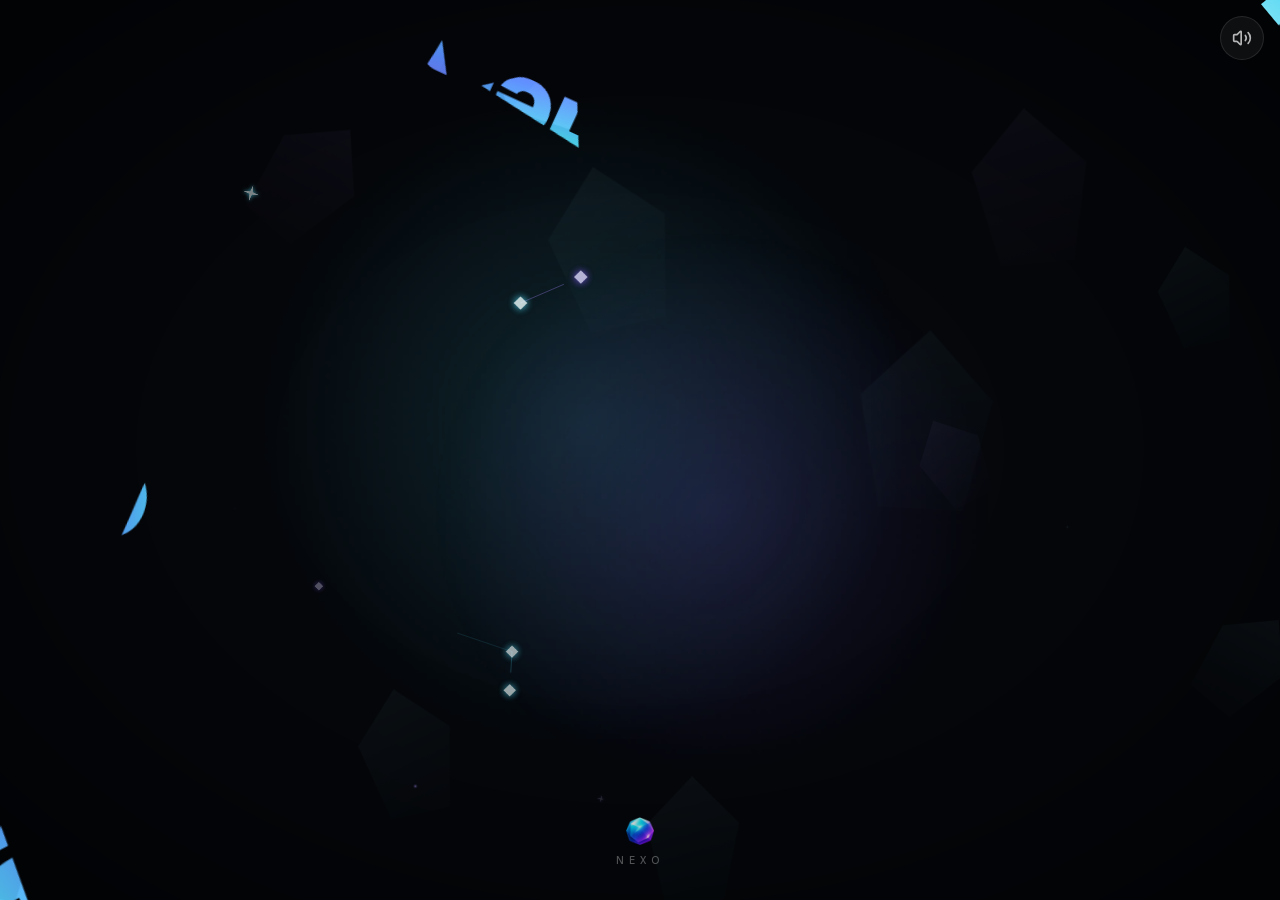
<file: progress/index.html>
<!DOCTYPE html><html lang="de" class="dark geist_a71539c9-module__T19VSG__variable geist_mono_8d43a2aa-module__8Li5zG__variable caveat_f4b61a99-module__qhs43G__variable h-full antialiased"><head><meta charSet="utf-8"/><meta name="viewport" content="width=device-width, initial-scale=1, viewport-fit=cover"/><link rel="preload" href="/_next/static/media/797e433ab948586e-s.p.0r6juujl39pe6.woff2" as="font" crossorigin="" type="font/woff2"/><link rel="preload" href="/_next/static/media/a85fe84266768609-s.p.0h6ig86gwutp4.woff2" as="font" crossorigin="" type="font/woff2"/><link rel="preload" href="/_next/static/media/caa3a2e1cccd8315-s.p.0wgildi0cnwt9.woff2" as="font" crossorigin="" type="font/woff2"/><link rel="preload" as="image" href="/crystal.png"/><link rel="stylesheet" href="/_next/static/chunks/04khlw2bsgxee.css" data-precedence="next"/><link rel="stylesheet" href="/_next/static/chunks/18uikdb6wja9i.css" data-precedence="next"/><link rel="stylesheet" href="/_next/static/chunks/1_z8bjdv9g41i.css" data-precedence="next"/><link rel="preload" as="script" fetchPriority="low" href="/_next/static/chunks/0rqmg49wirni2.js"/><script src="/_next/static/chunks/2i51e627rllld.js" async=""></script><script src="/_next/static/chunks/13mygkiy-sgj0.js" async=""></script><script src="/_next/static/chunks/1ib4xohwn_uib.js" async=""></script><script src="/_next/static/chunks/turbopack-1xsj3ijd8hkog.js" async=""></script><script src="/_next/static/chunks/2uc9e_9ecuros.js" async=""></script><script src="/_next/static/chunks/3tie-uyjdk5lp.js" async=""></script><script src="/_next/static/chunks/333iidkz19foh.js" async=""></script><script src="/_next/static/chunks/0gdm_7kdql0em.js" async=""></script><script src="/_next/static/chunks/3rxwxcda2o2aa.js" async=""></script><script src="/_next/static/chunks/21gkatn-syt3t.js" async=""></script><script src="/_next/static/chunks/3nl4oasslo-i-.js" async=""></script><script src="/_next/static/chunks/3oktc-5a0-7vg.js" async=""></script><script src="/_next/static/chunks/2i873cttck-g4.js" async=""></script><script src="/_next/static/chunks/1rcsd5vnk_sfx.js" async=""></script><script src="/_next/static/chunks/1guqfjhjyr0w4.js" async=""></script><script src="/_next/static/chunks/3259_ziqbqms8.js" async=""></script><script src="/_next/static/chunks/030s166xzqgv-.js" async=""></script><script src="/_next/static/chunks/0yhrl65wm2wwr.js" async=""></script><meta name="theme-color" content="#0a0a0a"/><meta name="color-scheme" content="dark"/><title>Nexo</title><meta name="description" content="Nexo ist deine kostenlose Schul-App: Stundenplan, Hausaufgaben, Notizen mit Stift, Noten und Planer an einem Ort. Alles bleibt auf deinem Gerät – ohne Konto, ohne Werbung, auch offline."/><meta name="application-name" content="Nexo"/><link rel="manifest" href="/manifest.webmanifest"/><meta name="keywords" content="Schul-App,Stundenplan,Hausaufgaben,Notizen,Noten,Planer,Schule,offline"/><meta name="google-site-verification" content="q62KNZA9tdDv4IZWB9Q8J-BwRxZVMETvucuHafcso_k"/><meta name="google-site-verification" content="Vy8iLFh-w-jxbNN5xSrBkBcuiUnUKpoh8qIJMu3uRIo"/><meta name="mobile-web-app-capable" content="yes"/><meta name="apple-mobile-web-app-title" content="Nexo"/><meta name="apple-mobile-web-app-status-bar-style" content="black-translucent"/><meta property="og:title" content="Nexo"/><meta property="og:description" content="Nexo ist deine kostenlose Schul-App: Stundenplan, Hausaufgaben, Notizen mit Stift, Noten und Planer an einem Ort. Alles bleibt auf deinem Gerät – ohne Konto, ohne Werbung, auch offline."/><meta property="og:url" content="https://nexo-official.github.io/"/><meta property="og:site_name" content="Nexo"/><meta property="og:locale" content="de_DE"/><meta property="og:image" content="https://nexo-official.github.io/icon-512.png"/><meta property="og:image:width" content="512"/><meta property="og:image:height" content="512"/><meta property="og:image:alt" content="Nexo"/><meta property="og:type" content="website"/><meta name="twitter:card" content="summary"/><meta name="twitter:title" content="Nexo"/><meta name="twitter:description" content="Nexo ist deine kostenlose Schul-App: Stundenplan, Hausaufgaben, Notizen mit Stift, Noten und Planer an einem Ort. Alles bleibt auf deinem Gerät – ohne Konto, ohne Werbung, auch offline."/><meta name="twitter:image" content="https://nexo-official.github.io/icon-512.png"/><link rel="icon" href="/icon.png?icon.0kevs3wyk-muc.png" sizes="512x512" type="image/png"/><link rel="apple-touch-icon" href="/apple-icon.png?apple-icon.0-7ggz6d2srgz.png" sizes="180x180" type="image/png"/><meta name="next-size-adjust" content=""/><script src="/_next/static/chunks/0cz1d0mv5g_q7.js" noModule=""></script></head><body class="h-full overflow-hidden"><div hidden=""><!--$--><!--/$--></div><div aria-hidden="true" class="nexo-boot"><img src="/crystal.png" alt="" class="nexo-boot-mark" draggable="false"/><span class="nexo-boot-line"></span><span class="nexo-boot-hi"></span></div><script>(self.__next_s=self.__next_s||[]).push([0,{"children":"(function(){try{\nvar d=document.documentElement;\nif(localStorage.getItem(\"nexo:onboarded\")!==\"1\")return;\nvar inst=false||matchMedia(\"(display-mode: standalone)\").matches||navigator.standalone===true;\nif(!inst||sessionStorage.getItem(\"nexo:booted\")){d.setAttribute(\"data-no-boot\",\"\");return;}\nsessionStorage.setItem(\"nexo:booted\",\"1\");\nif(sessionStorage.getItem(\"nexo:greeted\"))return;\nvar p=JSON.parse(localStorage.getItem(\"nexo:profile\")||\"{}\");\nvar n=(p.firstName||\"\").trim();if(!n)return;\nsessionStorage.setItem(\"nexo:greeted\",\"1\");\nvar h={\"de\":{\"m\":\"Guten Morgen, {name}\",\"d\":\"Hallo, {name}\",\"e\":\"Guten Abend, {name}\"},\"en\":{\"m\":\"Good morning, {name}\",\"d\":\"Hi, {name}\",\"e\":\"Good evening, {name}\"},\"fr\":{\"m\":\"Bonjour, {name}\",\"d\":\"Salut, {name}\",\"e\":\"Bonsoir, {name}\"},\"es\":{\"m\":\"Buenos días, {name}\",\"d\":\"Hola, {name}\",\"e\":\"Buenas noches, {name}\"},\"ja\":{\"m\":\"おはよう、{name}\",\"d\":\"こんにちは、{name}\",\"e\":\"こんばんは、{name}\"}};var g=h[localStorage.getItem(\"nexo:locale\")]||h.de;\nvar hr=new Date().getHours();var t=(hr\u003e=5\u0026\u0026hr\u003c11?g.m:hr\u003e=17||hr\u003c5?g.e:g.d).replace(\"{name}\",n);\nd.style.setProperty(\"--boot-hi\",JSON.stringify(t));d.setAttribute(\"data-boot-greet\",\"\");\n}catch(e){}})();","id":"nexo-boot-greet"}])</script><div class="pointer-events-none fixed left-0 top-0 z-50 pl-5 pt-5 sm:pl-8 sm:pt-7"><div class="pointer-events-auto"><div class="relative"><div class="relative transition-[transform,opacity] duration-[450ms] ease-[cubic-bezier(0.22,0.61,0.36,1)]" style="transform:scale(1);transform-origin:top left;opacity:1"><button type="button" aria-label="Menü" data-tour="menu" aria-expanded="false" class="relative flex h-14 items-center rounded-lg outline-none focus-visible:ring-2 focus-visible:ring-ring"><div class="size-14 shrink-0" aria-hidden="true"></div></button><div id="nexo-crystal" aria-hidden="true" class="pointer-events-none absolute left-0 top-0 z-10 will-change-transform" style="width:56px;height:56px;transform:translateX(-6px);transform-origin:0% 0% 0"><img src="/crystal.png" alt="" aria-hidden="true" draggable="false" class="select-none object-contain size-full"/></div><div aria-hidden="true" class="pointer-events-none absolute left-0 top-0 z-10 whitespace-nowrap" style="opacity:0;transform:translateX(66px) translateY(28px)"><span class="block -translate-y-1/2 font-semibold leading-none tracking-tight text-foreground" style="font-size:1.5rem">Fortschritt</span></div><div aria-hidden="true" class="absolute left-0 top-0 flex flex-col" style="pointer-events:none;visibility:hidden"><div aria-hidden="true" class="pointer-events-none absolute -inset-x-8 -inset-y-4 backdrop-blur-[3px] [mask-image:linear-gradient(to_right,transparent,black_22%,black_78%,transparent),linear-gradient(to_bottom,transparent,black_14%,black_86%,transparent)] [mask-composite:intersect] [-webkit-mask-image:linear-gradient(to_right,transparent,black_22%,black_78%,transparent),linear-gradient(to_bottom,transparent,black_14%,black_86%,transparent)] [-webkit-mask-composite:source-in]" style="opacity:0"></div><button type="button" data-tour="menu-settings" class="group relative flex h-14 items-center gap-3 text-left" style="opacity:0;transform:translateY(-8px)"><span class="relative grid size-11 shrink-0 place-items-center overflow-hidden rounded-full bg-surface-2 text-sm font-semibold text-muted ring-1 ring-border transition-[opacity,color] duration-300 group-hover:text-foreground"></span><span class="text-lg font-semibold tracking-tight text-muted transition-colors group-hover:text-accent">Einstellungen</span></button><button type="button" data-tour="menu-workspace" class="group relative flex h-12 items-center text-left" style="opacity:0;transform:translateY(-8px)"><span class="text-2xl font-semibold tracking-tight transition-colors duration-200 text-muted group-hover:text-accent">Workspace</span></button><button type="button" data-tour="menu-school" class="group relative flex h-12 items-center text-left" style="opacity:0;transform:translateY(-8px)"><span class="text-2xl font-semibold tracking-tight transition-colors duration-200 text-muted group-hover:text-accent">Schule</span></button><button type="button" data-tour="menu-planner" class="group relative flex h-12 items-center text-left" style="opacity:0;transform:translateY(-8px)"><span class="text-2xl font-semibold tracking-tight transition-colors duration-200 text-muted group-hover:text-accent">Planer</span></button><button type="button" data-tour="menu-progress" class="group relative flex h-12 items-center text-left" style="opacity:0;transform:translateY(-8px)"><span class="text-2xl font-semibold tracking-tight transition-colors duration-200 text-foreground opacity-0">Fortschritt</span></button><button type="button" data-tour="menu-nexoAi" class="group relative flex h-12 items-center text-left" style="opacity:0;transform:translateY(-8px)"><span class="text-2xl font-semibold tracking-tight transition-colors duration-200 text-muted group-hover:text-accent">Nexo AI</span><span class="ml-2 self-center text-xs font-medium text-faint">bald</span></button><button type="button" data-tour="menu-community" class="group relative flex h-12 items-center text-left" style="opacity:0;transform:translateY(-8px)"><span class="text-2xl font-semibold tracking-tight transition-colors duration-200 text-muted group-hover:text-accent">Community</span><span class="ml-2 self-center text-xs font-medium text-faint">bald</span></button></div></div></div></div></div><main class="h-full"><div class="flex h-dvh flex-col"><style>@keyframes nexo-progress-in{from{opacity:0;transform:translateY(0.4rem)}to{opacity:1;transform:none}}.nexo-progress-in{animation:nexo-progress-in var(--d,180ms) cubic-bezier(0.22,1,0.36,1) backwards}@media (prefers-reduced-motion:reduce){.nexo-progress-in{animation:none}}</style><div class="h-[4.75rem] shrink-0 sm:h-[5.75rem]" aria-hidden="true"></div><div class="min-h-0 flex-1 overflow-y-auto"><div class="relative flex min-h-full flex-col px-4 pb-28 pt-1 sm:px-6 lg:mx-auto lg:max-w-5xl"><header class="mb-5"><span class="text-xs font-medium uppercase tracking-[0.18em] text-accent">Fortschritt</span><h1 class="mt-1 text-2xl font-semibold tracking-tight sm:text-3xl">Heute</h1><p class="mt-1 text-sm text-muted">Dein Tag auf einen Blick – was dran ist und was schon geschafft ist.</p></header><div class="mb-6 flex flex-wrap items-center justify-between gap-3"><div class="-mx-1 max-w-full overflow-x-auto px-1 [scrollbar-width:none] [&amp;_button]:whitespace-nowrap [&amp;_button]:px-2 sm:[&amp;_button]:px-4"><div class="flex w-fit max-w-full flex-wrap rounded-lg border border-border p-0.5"><button type="button" aria-pressed="true" class="relative rounded-md px-4 py-1.5 text-sm font-medium transition-colors text-foreground"><span class="absolute inset-0 rounded-md bg-surface-2"></span><span class="relative">Heute</span></button><button type="button" aria-pressed="false" class="relative rounded-md px-4 py-1.5 text-sm font-medium transition-colors text-muted hover:text-foreground"><span class="relative">Tests</span></button><button type="button" aria-pressed="false" class="relative rounded-md px-4 py-1.5 text-sm font-medium transition-colors text-muted hover:text-foreground"><span class="relative">Karten</span></button><button type="button" aria-pressed="false" class="relative rounded-md px-4 py-1.5 text-sm font-medium transition-colors text-muted hover:text-foreground"><span class="relative">Ziele</span></button><button type="button" aria-pressed="false" class="relative rounded-md px-4 py-1.5 text-sm font-medium transition-colors text-muted hover:text-foreground"><span class="relative">Lernzeit</span></button></div></div></div></div></div></div><!--$--><!--/$--></main><div aria-hidden="true" class="pointer-events-none fixed inset-0 z-[180]"></div><script src="/_next/static/chunks/0rqmg49wirni2.js" id="_R_" async=""></script><script>(self.__next_f=self.__next_f||[]).push([0])</script><script>self.__next_f.push([1,"1:\"$Sreact.fragment\"\n2:I[78384,[\"/_next/static/chunks/2uc9e_9ecuros.js\",\"/_next/static/chunks/3tie-uyjdk5lp.js\",\"/_next/static/chunks/333iidkz19foh.js\",\"/_next/static/chunks/0gdm_7kdql0em.js\",\"/_next/static/chunks/3rxwxcda2o2aa.js\",\"/_next/static/chunks/21gkatn-syt3t.js\",\"/_next/static/chunks/3nl4oasslo-i-.js\",\"/_next/static/chunks/3oktc-5a0-7vg.js\",\"/_next/static/chunks/2i873cttck-g4.js\",\"/_next/static/chunks/1rcsd5vnk_sfx.js\"],\"BootSplash\"]\n3:I[79520,[\"/_next/static/chunks/2uc9e_9ecuros.js\",\"/_next/static/chunks/3tie-uyjdk5lp.js\",\"/_next/static/chunks/333iidkz19foh.js\",\"/_next/static/chunks/0gdm_7kdql0em.js\",\"/_next/static/chunks/3rxwxcda2o2aa.js\",\"/_next/static/chunks/21gkatn-syt3t.js\",\"/_next/static/chunks/3nl4oasslo-i-.js\",\"/_next/static/chunks/3oktc-5a0-7vg.js\",\"/_next/static/chunks/2i873cttck-g4.js\",\"/_next/static/chunks/1rcsd5vnk_sfx.js\"],\"\"]\n5:I[5748,[\"/_next/static/chunks/2uc9e_9ecuros.js\",\"/_next/static/chunks/3tie-uyjdk5lp.js\",\"/_next/static/chunks/333iidkz19foh.js\",\"/_next/static/chunks/0gdm_7kdql0em.js\",\"/_next/static/chunks/3rxwxcda2o2aa.js\",\"/_next/static/chunks/21gkatn-syt3t.js\",\"/_next/static/chunks/3nl4oasslo-i-.js\",\"/_next/static/chunks/3oktc-5a0-7vg.js\",\"/_next/static/chunks/2i873cttck-g4.js\",\"/_next/static/chunks/1rcsd5vnk_sfx.js\"],\"MotionSetup\"]\n6:I[59256,[\"/_next/static/chunks/2uc9e_9ecuros.js\",\"/_next/static/chunks/3tie-uyjdk5lp.js\",\"/_next/static/chunks/333iidkz19foh.js\",\"/_next/static/chunks/0gdm_7kdql0em.js\",\"/_next/static/chunks/3rxwxcda2o2aa.js\",\"/_next/static/chunks/21gkatn-syt3t.js\",\"/_next/static/chunks/3nl4oasslo-i-.js\",\"/_next/static/chunks/3oktc-5a0-7vg.js\",\"/_next/static/chunks/2i873cttck-g4.js\",\"/_next/static/chunks/1rcsd5vnk_sfx.js\"],\"AppMenu\"]\n7:I[39756,[\"/_next/static/chunks/2uc9e_9ecuros.js\",\"/_next/static/chunks/3tie-uyjdk5lp.js\",\"/_next/static/chunks/333iidkz19foh.js\",\"/_next/static/chunks/0gdm_7kdql0em.js\",\"/_next/static/chunks/3rxwxcda2o2aa.js\",\"/_next/static/chunks/21gkatn-syt3t.js\",\"/_next/static/chunks/3nl4oasslo-i-.js\",\"/_next/static/chunks/3oktc-5a0-7vg.js\",\"/_next/static/chunks/2i873cttck-g4.js\",\"/_next/static/chunks/1rcsd5vnk_sfx.js\"],\"default\"]\n8:I[58298,[\"/_next/static/chunks/2uc9e_9ecuros.js\",\"/_next/static/chunks/3tie-uyjdk5lp.js\",\"/_next/static/chunks/333iidkz19foh.js\",\"/_next/static/chunks/0gdm_7kdql0em.js\",\"/_next/static/chunks/3rxwxcda2o2aa.js\",\"/_next/static/chunks/21gkatn-syt3t.js\",\"/_next/static/chunks/3nl4oasslo-i-.js\",\"/_next/static/chunks/3oktc-5a0-7vg.js\",\"/_next/static/chunks/2i873cttck-g4.js\",\"/_next/static/chunks/1rcsd5vnk_sfx.js\",\"/_next/static/chunks/1guqfjhjyr0w4.js\"],\"default\"]\n9:I[37457,[\"/_next/static/chunks/2uc9e_9ecuros.js\",\"/_next/static/chunks/3tie-uyjdk5lp.js\",\"/_next/static/chunks/333iidkz19foh.js\",\"/_next/static/chunks/0gdm_7kdql0em.js\",\"/_next/static/chunks/3rxwxcda2o2aa.js\",\"/_next/static/chunks/21gkatn-syt3t.js\",\"/_next/static/chunks/3nl4oasslo-i-.js\",\"/_next/static/chunks/3oktc-5a0-7vg.js\",\"/_next/static/chunks/2i873cttck-g4.js\",\"/_next/static/chunks/1rcsd5vnk_sfx.js\"],\"default\"]\n26:I[63491,[\"/_next/static/chunks/2uc9e_9ecuros.js\",\"/_next/static/chunks/3tie-uyjdk5lp.js\",\"/_next/static/chunks/333iidkz19foh.js\",\"/_next/static/chunks/0gdm_7kdql0em.js\",\"/_next/static/chunks/3rxwxcda2o2aa.js\",\"/_next/static/chunks/21gkatn-syt3t.js\",\"/_next/static/chunks/3nl4oasslo-i-.js\",\"/_next/static/chunks/3oktc-5a0-7vg.js\",\"/_next/static/chunks/2i873cttck-g4.js\",\"/_next/static/chunks/1rcsd5vnk_sfx.js\",\"/_next/static/chunks/3259_ziqbqms8.js\"],\"default\"]\n:HL[\"/_next/static/chunks/04khlw2bsgxee.css\",\"style\"]\n:HL[\"/_next/static/chunks/18uikdb6wja9i.css\",\"style\"]\n:HL[\"/_next/static/chunks/1_z8bjdv9g41i.css\",\"style\"]\n:HL[\"/_next/static/media/797e433ab948586e-s.p.0r6juujl39pe6.woff2\",\"font\",{\"crossOrigin\":\"\",\"type\":\"font/woff2\"}]\n:HL[\"/_next/static/media/a85fe84266768609-s.p.0h6ig86gwutp4.woff2\",\"font\",{\"crossOrigin\":\"\",\"type\":\"font/woff2\"}]\n:HL[\"/_next/static/media/caa3a2e1cccd8315-s.p.0wgildi0cnwt9.woff2\",\"font\",{\"crossOrigin\":\"\",\"type\":\"font/woff2\"}]\n4:T4b4,(function(){try{\nvar d=document.documentElement;\nif(localStorage.getItem(\"nexo:onboarded\")!==\"1\")return;\nvar inst=false||matchMedia(\"(display-mode: standalone)\").matches||navigator.standalone===true;\nif(!inst||sessionStorage.getItem(\"nexo:booted\")){d.setAttribute(\"data-no-boot\",\"\");return;}\nsessionStorage.setItem(\"nexo:booted\",\"1\");\nif(sessionStorage.getItem(\"nexo:greeted\"))return;\nvar p=JSON.parse(localStorage.getItem(\"nexo:profile\")||\"{}\");\nvar n=(p.firstName||\"\").trim();if(!n)return;\nsessionStorage.setItem(\"nexo:greeted\",\"1\");\nvar h={\"de\":{\"m\":\"Guten Morgen, {name}\",\"d\":\"Hallo, {name}\",\"e\":\"Guten Abend, {name}\"},\"en\":{\"m\":\"Good morning, {name}\",\"d\":\"Hi, {name}\",\"e\":\"Good evening, {name}\"},\"fr\":{\"m\":\"Bonjour, {name}\",\"d\":\"Salut, {name}\",\"e\":\"Bonsoir, {name}\"},\"es\":{\"m\":\"Buenos días, {name}\",\"d\":\"Hola, {name}\",\"e\":\"Buenas noches, {name}\"},\"ja\":{\"m\":\"おはよう、{name}\",\"d\":\"こんにちは、{name}\",\"e\":\"こんばんは、{name}\"}};var g=h[localStorage.getItem(\"nexo:locale\")]||h.de;\nvar hr=new Date().getHours();var t=(hr\u003e=5\u0026\u0026hr\u003c11?g.m:hr\u003e=17||hr\u003c5?g.e:g.d).replace(\"{name}\",n);\nd.style.setProperty(\"--boot-hi\",JSON.stringify(t));d.setAttribute(\"data-boot-greet\",\"\");\n}catch(e){}})();24:X\n0:{\"P\":null,\"c\":[\"\",\"progress\",\"\"],\"q\":\"\",\"i\":false,\"f\":[[[\"\",{\"children\":[\"progress\",{\"children\":[\"__PAGE__\",{},\"$undefined\",\"$undefined\",4608]},\"$undefined\",\"$undefined\",4608]},\"$undefined\",\"$undefined\",4624],[[\"$\",\"$1\",\"c\",{\"children\":[[[\"$\",\"link\",\"0\",{\"rel\":\"stylesheet\",\"href\":\"/_next/static/chunks/04khlw2bsgxee.css\",\"precedence\":\"next\",\"crossOrigin\":\"$undefined\",\"nonce\":\"$undefined\"}],[\"$\",\"link\",\"1\",{\"rel\":\"stylesheet\",\"href\":\"/_next/static/chunks/18uikdb6wja9i.css\",\"precedence\":\"next\",\"crossOrigin\":\"$undefined\",\"nonce\":\"$undefined\"}],[\"$\",\"link\",\"2\",{\"rel\":\"stylesheet\",\"href\":\"/_next/static/chunks/1_z8bjdv9g41i.css\",\"precedence\":\"next\",\"crossOrigin\":\"$undefined\",\"nonce\":\"$undefined\"}],[\"$\",\"script\",\"script-0\",{\"src\":\"/_next/static/chunks/2uc9e_9ecuros.js\",\"async\":true,\"nonce\":\"$undefined\"}],[\"$\",\"script\",\"script-1\",{\"src\":\"/_next/static/chunks/3tie-uyjdk5lp.js\",\"async\":true,\"nonce\":\"$undefined\"}],[\"$\",\"script\",\"script-2\",{\"src\":\"/_next/static/chunks/333iidkz19foh.js\",\"async\":true,\"nonce\":\"$undefined\"}],[\"$\",\"script\",\"script-3\",{\"src\":\"/_next/static/chunks/0gdm_7kdql0em.js\",\"async\":true,\"nonce\":\"$undefined\"}],[\"$\",\"script\",\"script-4\",{\"src\":\"/_next/static/chunks/3rxwxcda2o2aa.js\",\"async\":true,\"nonce\":\"$undefined\"}],[\"$\",\"script\",\"script-5\",{\"src\":\"/_next/static/chunks/21gkatn-syt3t.js\",\"async\":true,\"nonce\":\"$undefined\"}],[\"$\",\"script\",\"script-6\",{\"src\":\"/_next/static/chunks/3nl4oasslo-i-.js\",\"async\":true,\"nonce\":\"$undefined\"}],[\"$\",\"script\",\"script-7\",{\"src\":\"/_next/static/chunks/3oktc-5a0-7vg.js\",\"async\":true,\"nonce\":\"$undefined\"}],[\"$\",\"script\",\"script-8\",{\"src\":\"/_next/static/chunks/2i873cttck-g4.js\",\"async\":true,\"nonce\":\"$undefined\"}],[\"$\",\"script\",\"script-9\",{\"src\":\"/_next/static/chunks/1rcsd5vnk_sfx.js\",\"async\":true,\"nonce\":\"$undefined\"}]],[\"$\",\"html\",null,{\"lang\":\"de\",\"suppressHydrationWarning\":true,\"className\":\"dark geist_a71539c9-module__T19VSG__variable geist_mono_8d43a2aa-module__8Li5zG__variable caveat_f4b61a99-module__qhs43G__variable h-full antialiased\",\"children\":[\"$\",\"body\",null,{\"className\":\"h-full overflow-hidden\",\"children\":[[\"$\",\"$L2\",null,{}],[\"$\",\"$L3\",null,{\"id\":\"nexo-boot-greet\",\"strategy\":\"beforeInteractive\",\"children\":\"$4\"}],[\"$\",\"$L5\",null,{\"children\":[[\"$\",\"div\",null,{\"className\":\"pointer-events-none fixed left-0 top-0 z-50 pl-5 pt-5 sm:pl-8 sm:pt-7\",\"children\":[\"$\",\"div\",null,{\"className\":\"pointer-events-auto\",\"children\":[\"$\",\"$L6\",null,{}]}]}],[\"$\",\"main\",null,{\"className\":\"h-full\",\"children\":[\"$\",\"$L7\",null,{\"parallelRouterKey\":\"children\",\"error\":\"$8\",\"errorStyles\":[],\"errorScripts\":[[\"$\",\"script\",\"script-0\",{\"src\":\"/_next/static/chunks/1guqfjhjyr0w4.js\",\"async\":true,\"nonce\":\"$undefined\"}]],\"template\":[\"$\",\"$L9\",null,{}],\"templateStyles\":\"$undefined\",\"templateScripts\":\"$undefined\",\"notFound\":[[[\"$\",\"title\",null,{\"children\":\"404: This page could not be found.\"}],[\"$\",\"div\",null,{\"style\":{\"fontFamily\":\"system-ui,\\\"Segoe UI\\\",Roboto,Helvetica,Arial,sans-serif,\\\"Apple Color Emoji\\\",\\\"Segoe UI Emoji\\\"\",\"height\":\"100vh\",\"textAlign\":\"center\",\"display\":\"flex\",\"flexDirection\":\"column\",\"alignItems\":\"center\",\"justifyContent\":\"center\"},\"children\":[\"$\",\"div\",null,{\"children\":[[\"$\",\"style\",null,{\"dangerouslySetInnerHTML\":{\"__html\":\"body{color:#000;background:#fff;margin:0}.next-error-h1{border-right:1px solid rgba(0,0,0,.3)}@media (prefers-color-scheme:dark){body{color:#fff;background:#000}.next-error-h1{border-right:1px solid rgba(255,255,255,.3)}}\"}}],\"$La\",\"$Lb\"]}]}]],[]],\"forbidden\":\"$undefined\",\"unauthorized\":\"$undefined\"}]}],\"$Lc\",\"$Ld\",\"$Le\",\"$Lf\",\"$L10\",\"$L11\",\"$L12\",\"$L13\",\"$L14\",\"$L15\",\"$L16\",\"$L17\",\"$L18\",\"$L19\",\"$L1a\",\"$L1b\",\"$L1c\",\"$L1d\",\"$L1e\"]}],\"$L1f\",\"$L20\",\"$L21\"]}]}]]}],{\"children\":[\"$L22\",{\"children\":[\"$L23\",{},null,false,null]},null,false,\"$24\"]},null,false,null],\"$L25\",false]],\"m\":\"$undefined\",\"G\":[\"$26\",[\"$L27\",\"$L28\",\"$L29\"]],\"S\":true,\"h\":null,\"r\":\"$undefined\",\"s\":\"$undefined\",\"a\":\"$undefined\",\"l\":\"$undefined\",\"p\":\"$undefined\",\"d\":\"$undefined\",\"b\":\"VzhujhoLxcGmxuNbGzMb0\"}\n2a:I[42638,[\"/_next/static/chunks/2uc9e_9ecuros.js\",\"/_next/static/chunks/3tie-uyjdk5lp.js\",\"/_next/static/chunks/333iidkz19foh.js\",\"/_next/static/chunks/0gdm_7kdql0em.js\",\"/_next/static/chunks/3rxwxcda2o2aa.js\",\"/_next/static/chunks/21gkatn-syt3t.js\",\"/_next/static/chunks/3nl4oasslo-i-.js\",\"/_next/static/chunks/3oktc-5a0-7vg.js\",\"/_next/static/chunks/2i873cttck-g4.js\",\"/_next/static/chunks/1rcsd5vnk_sfx.js\"],\"BackToWorkspace\"]\n2b:I[83826,[\"/_next/static/chunks/2uc9e_9ecuros.js\",\"/_next/static/chunks/3tie-uyjdk5lp.js\",\"/_next/static/chunks/333iidkz19foh.js\",\"/_next/static/chunks/0gdm_7kdql0em.js\",\"/_next/static/chunks/3rxwxcda2o2aa.js\",\"/_next/static/chunks/21gkatn-syt3t.js\",\"/_next/static/chunks/3nl4oasslo-i-.js\",\"/_next/static/chunks/3oktc-5a0-7vg.js\",\"/_next/static/chunks/2i873cttck-g4.js\",\"/_next/static/chunks/1rcsd5vnk_sfx.js\"],\"UndoToast\"]\n2c:I[902,[\"/_next/static/chunks/2uc9e_9ecuros.js\",\"/_next/static/chunks/3tie-uyjdk5lp.js\",\"/_next/static/chunks/333iidkz19foh.js\",\"/_next/static/chunks/0gdm_7kdql0em.js\",\"/_next/static/chunks/3rxwxcda2o2aa.js\",\"/_next/static/chunks/21gkatn-syt3t.js\",\"/_next/static/chunks/3nl4oasslo-i-.js\",\"/_next/static/chunks/3oktc-5a0-7vg.js\",\"/_next/static/chunks/2i873cttck-g4.js\",\"/_next/static/chunks/1rcsd5vnk_sfx.js\"],\"BackupReminder\"]\n2d:I[54981,[\"/_next/static/chunks/2uc9e_9ecuros.js\",\"/_next/static/chunks/3tie-uyjdk5lp.js\",\"/_next/static/chunks/333iidkz19foh.js\",\"/_next/static/chunks/0gdm_7kdql0em.js\",\"/_next/static/chunks/3rxwxcda2o2aa.js\",\"/_next/static/chunks/21gkatn-syt3t.js\",\"/_next/static/chunks/3nl4oasslo-i-.js\",\"/_next/static/chunks/3oktc-5a0-7vg.js\",\"/_next/static/chunks/2i873cttck-g4.js\",\"/_next/static/chunks/1rcsd5vnk_sfx.js\"],\"Onboarding\"]\n2e:I[29766,[\"/_next/static/chunks/2uc9e_9ecuros.js\",\"/_next/static/chunks/3tie-uyjdk5lp.js\",\"/_next/static/chunks/333iidkz19foh.js\",\"/_next/static/chunks/0gdm_7kdql0em.js\",\"/_next/static/chunks/3rxwxcda2o2aa.js\",\"/_next/static/chunks/21gkatn-syt3t.js\",\"/_next/static/chunks/3nl4oasslo-i-.js\",\"/_next/static/chunks/3oktc-5a0-7vg.js\",\"/_next/static/chunks/2i873cttck-g4.js\",\"/_next/static/chunks/1rcsd5vnk_sfx.js\"],\"TourOverlay\"]\n2f:I[33392,[\"/_next/static/chunks/2uc9e_9ecuros.js\",\"/_next/static/chunks/3tie-uyjdk5lp.js\",\"/_next/static/chunks/333iidkz19foh.js\",\"/_next/static/chunks/0gdm_7kdql0em.js\",\"/_next/static/chunks/3rxwxcda2o2aa.js\",\"/_next/static/chunks/21gkatn-syt3t.js\",\"/_next/static/chunks/3nl4oasslo-i-.js\",\"/_next/static/chunks/3oktc-5a0-7vg.js\",\"/_next/static/chunks/2i873cttck-g4.js\",\"/_next/static/chunks/1rcsd5vnk_sfx.js\"],\"HoverHint\"]\n30:I[83347,[\"/_next/static/chunks/2uc9e_9ecuros.js\",\"/_next/static/chunks/3tie-uyjdk5lp.js\",\"/_next/static/chunks/333iidkz19foh.js\",\"/_next/static/chunks/0gdm_7kdql0em.js\",\"/_next/static/chunks/3rxwxcda2o2aa.js\",\"/_next/static/chunks/21gkatn-syt3t.js\",\"/_next/static/chunks/3nl4oasslo-i-.js\",\"/_next/static/chunks/3oktc-5a0-7vg.js\",\"/_next/static/chunks/2i873cttck-g4.js\",\"/_next/static/chunks/1rcsd5vnk_sfx.js\"],\"PenHover\"]\n31:I[71241,[\"/_next/static/chunks/2uc9e_9ecuros.js\",\"/_next/static/chunks/3tie-uyjdk5lp.js\",\"/_next/static/chunks/333iidkz19foh.js\",\"/_next/static/chunks/0gdm_7kdql0em.js\",\"/_next/static/chunks/3rxwxcda2o2aa.js\",\"/_next/static/chunks/21gkatn-syt3t.js\",\"/_next/static/chunks/3nl4oasslo-i-.js\",\"/_next/static/chunks/3oktc-5a0-7vg.js\",\"/_next/static/chunks/2i873cttck-g4.js\",\"/_next/static/chunks/1rcsd5vnk_sfx.js\"],\"CheckBurst\"]\n32:I[97630,[\"/_next/static/chunks/2uc9e_9ecuros.js\",\"/_next/static/chunks/3tie-uyjdk5lp.js\",\"/_next/static/chunks/333iidkz19foh.js\",\"/_next/static/chunks/0gdm_7kdql0em.js\",\"/_next/static/chunks/3rxwxcda2o2aa.js\",\"/_next/static/chunks/21gkatn-syt3t.js\",\"/_next/static/chunks/3nl4oasslo-i-.js\",\"/_next/static/chunks/3oktc-5a0-7vg.js\",\"/_next/static/chunks/2i873cttck-g4.js\",\"/_next/static/chunks/1rcsd5vnk_sfx.js\"],\"QuickHomeworkHost\"]\n33:I[26009,[\"/_next/static/chunks/2uc9e_9ecuros.js\",\"/_next/static/chunks/3tie-uyjdk5lp.js\",\"/_next/static/chunks/333iidkz19foh.js\",\"/_next/static/chunks/0gdm_7kdql0em.js\",\"/_next/static/chunks/3rxwxcda2o2aa.js\",\"/_next/static/chunks/21gkatn-syt3t.js\",\"/_next/static/chunks/3nl4oasslo-i-.js\",\"/_next/static/chunks/3oktc-5a0-7vg.js\",\"/_next/static/chunks/2i873cttck-g4.js\",\"/_next/static/chunks/1rcsd5vnk_sfx.js\"],\"CommandPalette\"]\n34:I[17892,[\"/_next/static/chunks/2uc9e_9ecuros.js\",\"/_next/static/chunks/3tie-uyjdk5lp.js\",\"/_next/static/chunks/333iidkz19foh.js\",\"/_next/static/chunks/0gdm_7kdql0em.js\",\"/_next/static/chunks/3rxwxcda2o2aa.js\",\"/_next/static/chunks/21gkatn-syt3t.js\",\"/_next/static/chunks/3nl4oasslo-i-.js\",\"/_next/static/chunks/3oktc-5a0-7vg.js\",\"/_next/static/chunks/2i873cttck-g4.js\",\"/_next/static/chunks/1rcsd5vnk_sfx.js\"],\"PullToSearch\"]\n35:I[43672,[\"/_next/static/chunks/2uc9e_9ecuros.js\",\"/_next/static/chunks/3tie-uyjdk5lp.js\",\"/_next/static/chunks/333iidkz19foh.js\",\"/_next/static/chunks/0gdm_7kdql0em.js\",\"/_next/static/chunks/3rxwxcda2o2aa.js\",\"/_next/static/chunks/21gkatn-syt3t.js\",\"/_next/static/chunks/3nl4oasslo-i-.js\",\"/_next/static/chunks/3oktc-5a0-7vg.js\",\"/_next/static/chunks/2i873cttck-g4.js\",\"/_next/static/chunks/1rcsd5vnk_sfx.js\"],\"ReminderHost\"]\n36:I[23246,[\"/_next/static/chunks/2uc9e_9ecuros.js\",\"/_next/static/chunks/3tie-uyjdk5lp.js\",\"/_next/static/chunks/333iidkz19foh.js\",\"/_next/static/chunks/0gdm_7kdql0em.js\",\"/_next/static/chunks/3rxwxcda2o2aa.js\",\"/_next/static/chunks/21gkatn-syt3t.js\",\"/_next/static/chunks/3nl4oasslo-i-.js\",\"/_next/static/chunks/3oktc-5a0-7vg.js\",\"/_next/static/chunks/2i873cttck-g4.js\",\"/_next/static/chunks/1rcsd5vnk_sfx.js\"],\"StudyHost\"]\n37:I[38363,[\"/_next/static/chunks/2uc9e_9ecuros.js\",\"/_next/static/chunks/3tie-uyjdk5lp.js\",\"/_next/static/chunks/333iidkz19foh.js\",\"/_next/static/chunks/0gdm_7kdql0em.js\",\"/_next/static/chunks/3rxwxcda2o2aa.js\",\"/_next/static/chunks/21gkatn-syt3t.js\",\"/_next/static/chunks/3nl4oasslo-i-.js\",\"/_next/static/chunks/3oktc-5a0-7vg.js\",\"/_next/static/chunks/2i873cttck-g4.js\",\"/_next/static/chunks/1rcsd5vnk_sfx.js\"],\"TimerHost\"]\n38:I[45813,[\"/_next/static/chunks/2uc9e_9ecuros.js\",\"/_next/static/chunks/3tie-uyjdk5lp.js\",\"/_next/static/chunks/333iidkz19foh.js\",\"/_next/static/chunks/0gdm_7kdql0em.js\",\"/_next/static/chunks/3rxwxcda2o2aa.js\",\"/_next/static/chunks/21gkatn-syt3t.js\",\"/_next/static/chunks/3nl4oasslo-i-.js\",\"/_next/static/chunks/3oktc-5a0-7vg.js\",\"/_next/static/chunks/2i873cttck-g4.js\",\"/_next/static/chunks/1rcsd5vnk_sfx.js\"],\"NudgeHost\"]\n39:I[29778,[\"/_next/static/chunks/2uc9e_9ecuros.js\",\"/_next/static/chunks/3tie-uyjdk5lp.js\",\"/_next/static/chunks/333iidkz19foh.js\",\"/_next/static/chunks/0gdm_7kdql0em.js\",\"/_next/static/chunks/3rxwxcda2o2aa.js\",\"/_next/static/chunks/21gkatn-syt3t.js\",\"/_next/static/chunks/3nl4oasslo-i-.js\",\"/_next/static/chunks/3oktc-5a0-7vg.js\",\"/_next/static/chunks/2i873cttck-g4.js\",\"/_next/static/chunks/1rcsd5vnk_sfx.js\"],\"ReliabilityHost\"]\n3a:I[66452,[\"/_next/static/chunks/2uc9e_9ecuros.js\",\"/_next/static/chunks/3tie-uyjdk5lp.js\",\"/_next/static/chunks/333iidkz19foh.js\",\"/_next/static/chunks/0gdm_7kdql0em.js\",\"/_next/static/chunks/3rxwxcda2o2aa.js\",\"/_next/static/chunks/21gkatn-syt3t.js\",\"/_next/static/chunks/3nl4oasslo-i-.js\",\"/_next/static/chunks/3oktc-5a0-7vg.js\",\"/_next/static/chunks/2i873cttck-g4.js\",\"/_next/static/chunks/1rcsd5vnk_sfx.js\"],\"TiltHost\"]\n3b:I[72330,[\"/_next/static/chunks/2uc9e_9ecuros.js\",\"/_next/static/chunks/3tie-uyjdk5lp.js\",\"/_next/static/chunks/333iidkz19foh.js\",\"/_next/static/chunks/0gdm_7kdql0em.js\",\"/_next/static/chunks/3rxwxcda2o2aa.js\",\"/_next/static/chunks/21gkatn-syt3t.js\",\"/_next/static/chunks/3nl4oasslo-i-.js\",\"/_next/static/chunks/3oktc-5a0-7vg.js\",\"/_next/static/chunks/2i873cttck-g4.js\",\"/_next/static/chunks/1rcsd5vnk_sfx.js\"],\"ProgressHost\"]\n3c:I[54462,[\"/_next/static/chunks/2uc9e_9ecuros.js\",\"/_next/static/chunks/3tie-uyjdk5lp.js\",\"/_next/static/chunks/333iidkz19foh.js\",\"/_next/static/chunks/0gdm_7kdql0em.js\",\"/_next/static/chunks/3rxwxcda2o2aa.js\",\"/_next/static/chunks/21gkatn-syt3t.js\",\"/_next/static/chunks/3nl4oasslo-i-.js\",\"/_next/static/chunks/3oktc-5a0-7vg.js\",\"/_next/static/chunks/2i873cttck-g4.js\",\"/_next/static/chunks/1rcsd5vnk_sfx.js\"],\"AppRouteFix\"]\n3d:I[32489,[\"/_next/static/chunks/2uc9e_9ecuros.js\",\"/_next/static/chunks/3tie-uyjdk5lp.js\",\"/_next/static/chunks/333iidkz19foh.js\",\"/_next/static/chunks/0gdm_7kdql0em.js\",\"/_next/static/chunks/3rxwxcda2o2aa.js\",\"/_next/static/chunks/21gkatn-syt3t.js\",\"/_next/static/chunks/3nl4oasslo-i-.js\",\"/_next/static/chunks/3oktc-5a0-7vg.js\",\"/_next/static/chunks/2i873cttck-g4.js\",\"/_next/static/chunks/1rcsd5vnk_sfx.js\"],\"PerfGuard\"]\n3e:I[86737,[\"/_next/static/chunks/2uc9e_9ecuros.js\",\"/_next/static/chunks/3tie-uyjdk5lp.js\",\"/_next/static/chunks/333iidkz19foh.js\",\"/_next/static/chunks/0gdm_7kdql0em.js\",\"/_next/static/chunks/3rxwxcda2o2aa.js\",\"/_next/static/chunks/21gkatn-syt3t.js\",\"/_next/static/chunks/3nl4oasslo-i-.js\",\"/_next/static/chunks/3oktc-5a0-7vg.js\",\"/_next/static/chunks/2i873cttck-g4.js\",\"/_next/static/chunks/1rcsd5vnk_sfx.js\"],\"Warmup\"]\n3f:I[19280,[\"/_next/static/chunks/2uc9e_9ecuros.js\",\"/_next/static/chunks/3tie-uyjdk5lp.js\",\"/_next/static/chunks/333iidkz19foh.js\",\"/_next/static/chunks/0gdm_7kdql0em.js\",\"/_next/static/chunks/3rxwxcda2o2aa.js\",\"/_next/static/chunks/21gkatn-syt3t.js\",\"/_next/static/chunks/3nl4oasslo-i-.js\",\"/_next/static/chunks/3oktc-5a0-7vg.js\",\"/_next/static/chunks/2i873cttck-g4.js\",\"/_next/static/chunks/1rcsd5vnk_sfx.js\"],\"ServiceWorkerRegister\"]\n40:I[18448,[\"/_next/static/chunks/2uc9e_9ecuros.js\",\"/_next/static/chunks/3tie-uyjdk5lp.js\",\"/_next/static/chunks/333iidkz19foh.js\",\"/_next/static/chunks/0gdm_7kdql0em.js\",\"/_next/static/chunks/3rxwxcda2o2aa.js\",\"/_next/static/chunks/21gkatn-syt3t.js\",\"/_next/static/chunks/3nl4oasslo-i-.js\",\"/_next/static/chunks/3oktc-5a0-7vg.js\",\"/_next/static/chunks/2i873cttck-g4.js\",\"/_next/static/chunks/1rcsd5vnk_sfx.js\",\"/_next/static/chunks/030s166xzqgv-.js\",\"/_next/static/chunks/0yhrl65wm2wwr.js\"],\"ProgressScreen\"]\n41:I[97367,[\"/_next/static/chunks/2uc9e_9ecuros.js\",\"/_next/static/chunks/3tie-uyjdk5lp.js\",\"/_next/static/chunks/333iidkz19foh.js\",\"/_next/static/chunks/0gdm_7kdql0em.js\",\"/_next/static/chunks/3rxwxcda2o2aa.js\",\"/_next/static/chunks/21gkatn-syt3t.js\",\"/_next/static/chunks/3nl4oasslo-i-.js\",\"/_next/static/chunks/3oktc-5a0-7vg.js\",\"/_next/static/chunks/2i873cttck-g4.js\",\"/_next/static/chunks/1rcsd5vnk_sfx.js\"],\"OutletBoundary\"]\n42:\"$Sreact.suspense\"\n44:I[97367,[\"/_next/static/chunks/2uc9e_9ecuros.js\",\"/_next/static/chunks/3tie-uyjdk5lp.js\",\"/_next/static/chunks/333iidkz19foh.js\",\"/_next/static/chunks/0gdm_7kdql0em.js\",\"/_next/static/chunks/3rxwxcda2o2aa.js\",\"/_next/static/chunks/21gkatn-syt3t.js\",\"/_next/static/chunks/3nl4oasslo-i-.js\",\"/_next/static/chunks/3oktc-5a0-7vg.js\",\"/_next/static/chunks/2i873cttck-g4.js\",\"/_next/static/chunks/1rcsd5vnk_sfx.js\"],\"ViewportBoundary\"]\n46:I[97367,[\"/_next/static/chunks/2uc9e_9ecuros.js\",\"/_next/static/chunks/3tie-uyjdk5lp.js\",\"/_next/static/chunks/333iidkz19foh.js\",\"/_next/static/chunks/0gdm_7kdql0em.js\",\"/_next/static/chunks/3rxwxcda2o2aa.js\",\"/_next/static/chunks/21gkatn-syt3t.js\",\"/_next/static/chunks/3nl4oasslo-i-.js\",\"/_next/static/chunks/3oktc-5a0-7vg.js\",\"/_next/static/chunks/2i873cttck-g4.js\",\"/_next/static/chunks/1rcsd5vnk_sfx.js\"],\"MetadataBoundary\"]\na:[\"$\",\"h1\",null,{\"className\":\"next-error-h1\",\"style\":{\"display\":\"inline-block\",\"margin\":\"0 20px 0 0\",\"padding\":\"0 23px 0 0\",\"fontSize\":24,\"fontWeight\":500,\"verticalAlign\":\"top\",\"lineHeight\":\"49px\"},\"children\":404}]\nb:[\"$\",\"div\",null,{\"style\":{\"display\":\"inline-block\"},\"children\":[\"$\",\"h2\",null,{\"style\":{\"fontSize\":14,\"fontWeight\":400,\"lineHeight\":\"49px\",\"margin\":0},\"children\":\"This page could not be found.\"}]}]\nc:[\"$\",\"$L2a\",null,{}]\nd:[\"$\",\"$L2b\",null,{}]\ne:[\"$\",\"$L2c\",null,{}]\nf:[\"$\",\"$L2d\",null,{}]\n10:[\"$\",\"$L2e\",null,{}]\n11:[\"$\",\"$L2f\",null,{}]\n12:[\"$\",\"$L30\",null,{}]\n13:[\"$\",\"$L31\",null,{}]\n14:[\"$\",\"$L32\",null,{}]\n15:[\"$\",\"$L33\",null,{}]\n16:[\"$\",\"$L34\",null,{}]\n17:[\"$\",\"$L35\",null,{}]\n18:[\"$\",\"$L36\",null,{}]\n19:[\"$\",\"$L37\",null,{}]\n1a:[\"$\",\"$L38\",null,{}]\n1b:[\"$\",\"$L39\",null,{}]\n1c:[\"$\",\"$L3a\",null,{}]\n1d:[\"$\",\"$L3b\",null,{}]\n1e:[\"$\",\"$L3c\",null,{}]\n1f:[\"$\",\"$L3d\",null,{}]\n20:[\"$\",\"$L3e\",null,{}]\n21:[\"$\",\"$L3f\",null,{}]\n22:[\"$\",\"$1\",\"c\",{\"children\":[null,[\"$\",\"$L7\",null,{\"parallelRouterKey\":\"children\",\"error\":\"$undefined\",\"errorStyles\":\"$undefined\",\"errorScripts\":\"$undefined\",\"template\":[\"$\",\"$L9\",null,{}],\"templateStyles\":\"$undefined\",\"templateScripts\":\"$undefined\",\"notFound\":\"$undefined\",\"forbidden\":\"$undefined\",\"unauthorized\":\"$undefined\"}]]}]\n23:[\"$\",\"$1\",\"c\",{\"children\":[[\"$\",\"$L40\",null,{}],[[\"$\",\"script\",\"script-0\",{\"src\":\"/_next/static/chunks/030s166xzqgv-.js\",\"async\":true,\"nonce\":\"$undefined\"}],[\"$\",\"script\",\"script-1\",{\"src\":\"/_next/static/chunks/0yhrl65wm2wwr.js\",\"async\":true,\"nonce\":\"$undefined\"}]],[\"$\",\"$L41\",null,{\"children\":[\"$\",\"$42\",null,{\"name\":\"Next.MetadataOutlet\",\"children\":\"$@43\"}]}]]}]\n25:[\"$\",\"$1\",\"h\",{\"children\":[null,[\"$\",\"$L44\",null,{\"children\":\"$L45\"}],[\"$\",\"div\",null,{\"hidden\":true,\"children\":[\"$\",\"$L46\",null,{\"children\":[\"$\",\"$42\",null,{\"name\":\"Next.Metadata\",\"children\":\"$L47\"}]}]}],[\"$\",\"meta\",null,{\"name\":\"next-size-adjust\",\"content\":\"\"}]]}]\n27:[\"$\",\"link\",\"0\",{\"rel\":\"stylesheet\",\"href\":\"/_next/static/chunks/04khlw2bsgxee.css\",\"precedence\":\"next\",\"crossOrigin\":\"$undefined\",\"nonce\":\"$undefined\"}]\n28:[\"$\",\"link\",\"1\",{\"rel\":\"stylesheet\",\"href\":\"/_next/static/chunks/18uikdb6wja9i.css\",\"precedence\":\"next\",\"crossOrigin\":\"$undefined\",\"nonce\":\"$undefined\"}]\n29:[\"$\",\"link\",\"2\",{\"rel\":\"stylesheet\",\"href\":\"/_next/static/chunks/1_z8bjdv9g41i.css\",\"precedence\":\"next\",\"crossOrigin\":\"$undefined\",\"nonce\":\"$undefined\"}]\n24:C\n45:[[\"$\",\"meta\",\"0\",{\"charSet\":\"utf-8\"}],[\"$\",\"meta\",\"1\",{\"name\":\"viewport\",\"content\":\"width=device-width, initial-scale=1, viewport-fit=cover\"}],[\"$\",\"meta\",\"2\",{\"name\":\"theme-color\",\"content\":\"#0a0a0a\"}],[\"$\",\"meta\",\"3\",{\"name\":\"color-scheme\",\"content\":\"dark\"}]]\n48:I[27201,[\"/_next/static/chunks/2uc9e_9ecuros.js\",\"/_next/static/chunks/3tie-uyjdk5lp.js\",\"/_next/static/chunks/333iidkz19foh.js\",\"/_next/static/chunks/0gdm_7kdql0em.js\",\"/_next/static/chunks/3rxwxcda2o2aa.js\",\"/_next/static/chunks/21gkatn-syt3t.js\",\"/_next/static/chunks/3nl4oasslo-i-.js\",\"/_next/static/chunks/3oktc-5a0-7vg.js\",\"/_next/static/chunks/2i873cttck-g4.js\",\"/_next/static/chunks/1rcsd5vnk_sfx.js\"],\"IconMark\"]\n43:null\n47:[[\"$\",\"title\",\"0\",{\"children\":\"Nexo\"}],[\"$\",\"meta\",\"1\",{\"name\":\"description\",\"content\":\"Nexo ist deine kostenlose Schul-App: Stundenplan, Hausaufgaben, Notizen mit Stift, Noten und Planer an einem Ort. Alles bleibt auf deinem Gerät – ohne Konto, ohne Werbung, auch offline.\"}],[\"$\",\"meta\",\"2\",{\"name\":\"application-name\",\"content\":\"Nexo\"}],[\"$\",\"link\",\"3\",{\"rel\":\"manifest\",\"href\":\"/manifest.webmanifest\",\"crossOrigin\":\"$undefined\"}],[\"$\",\"meta\",\"4\",{\"name\":\"keywords\",\"content\":\"Schul-App,Stundenplan,Hausaufgaben,Notizen,Noten,Planer,Schule,offline\"}],[\"$\",\"meta\",\"5\",{\"name\":\"google-site-verification\",\"content\":\"q62KNZA9tdDv4IZWB9Q8J-BwRxZVMETvucuHafcso_k\"}],[\"$\",\"meta\",\"6\",{\"name\":\"google-site-verification\",\"content\":\"Vy8iLFh-w-jxbNN5xSrBkBcuiUnUKpoh8qIJMu3uRIo\"}],[\"$\",\"meta\",\"7\",{\"name\":\"mobile-web-app-capable\",\"content\":\"yes\"}],[\"$\",\"meta\",\"8\",{\"name\":\"apple-mobile-web-app-title\",\"content\":\"Nexo\"}],[\"$\",\"meta\",\"9\",{\"name\":\"apple-mobile-web-app-status-bar-style\",\"content\":\"black-translucent\"}],[\"$\",\"meta\",\"10\",{\"property\":\"og:title\",\"content\":\"Nexo\"}],[\"$\",\"meta\",\"11\",{\"property\":\"og:description\",\"content\":\"Nexo ist deine kostenlose Schul-App: Stundenplan, Hausaufgaben, Notizen mit Stift, Noten und Planer an einem Ort. Alles bleibt auf deinem Gerät – ohne Konto, ohne Werbung, auch offline.\"}],[\"$\",\"meta\",\"12\",{\"property\":\"og:url\",\"content\":\"https://nexo-official.github.io/\"}],[\"$\",\"meta\",\"13\",{\"property\":\"og:site_name\",\"content\":\"Nexo\"}],[\"$\",\"meta\",\"14\",{\"property\":\"og:locale\",\"content\":\"de_DE\"}],[\"$\",\"meta\",\"15\",{\"property\":\"og:image\",\"content\":\"https://nexo-official.github.io/icon-512.png\"}],[\"$\",\"meta\",\"16\",{\"property\":\"og:image:width\",\"content\":\"512\"}],[\"$\",\"meta\",\"17\",{\"property\":\"og:image:height\",\"content\":\"512\"}],[\"$\",\"meta\",\"18\",{\"property\":\"og:image:alt\",\"content\":\"Nexo\"}],[\"$\",\"meta\",\"19\",{\"property\":\"og:type\",\"content\":\"website\"}],[\"$\",\"meta\",\"20\",{\"name\":\"twitter:card\",\"content\":\"summary\"}],[\"$\",\"meta\",\"21\",{\"name\":\"twitter:title\",\"content\":\"Nexo\"}],[\"$\",\"meta\",\"22\",{\"name\":\"twitter:description\",\"content\":\"Nexo ist deine kostenlose Schul-App: Stundenplan, Hausaufgaben, Notizen mit Stift, Noten und Planer an einem Ort. Alles bleibt auf deinem Gerät – ohne Konto, ohne Werbung, auch offline.\"}],[\"$\",\"meta\",\"23\",{\"name\":\"twitter:image\",\"content\":\"https://nexo-official.github.io/icon-512.png\"}],[\"$\",\"link\",\"24\",{\"rel\":\"icon\",\"href\":\"/icon.png?icon.0kevs3wyk-muc.png\",\"sizes\":\"512x512\",\"type\":\"image/png\"}],[\"$\",\"link\",\"25\",{\"rel\":\"apple-touch-icon\",\"href\":\"/apple-icon.png?apple-icon.0-7ggz6d2srgz.png\",\"sizes\":\"180x180\",\"type\":\"image/png\"}],[\"$\",\"$L48\",\"26\",{}]]\n"])</script></body></html>
</file>
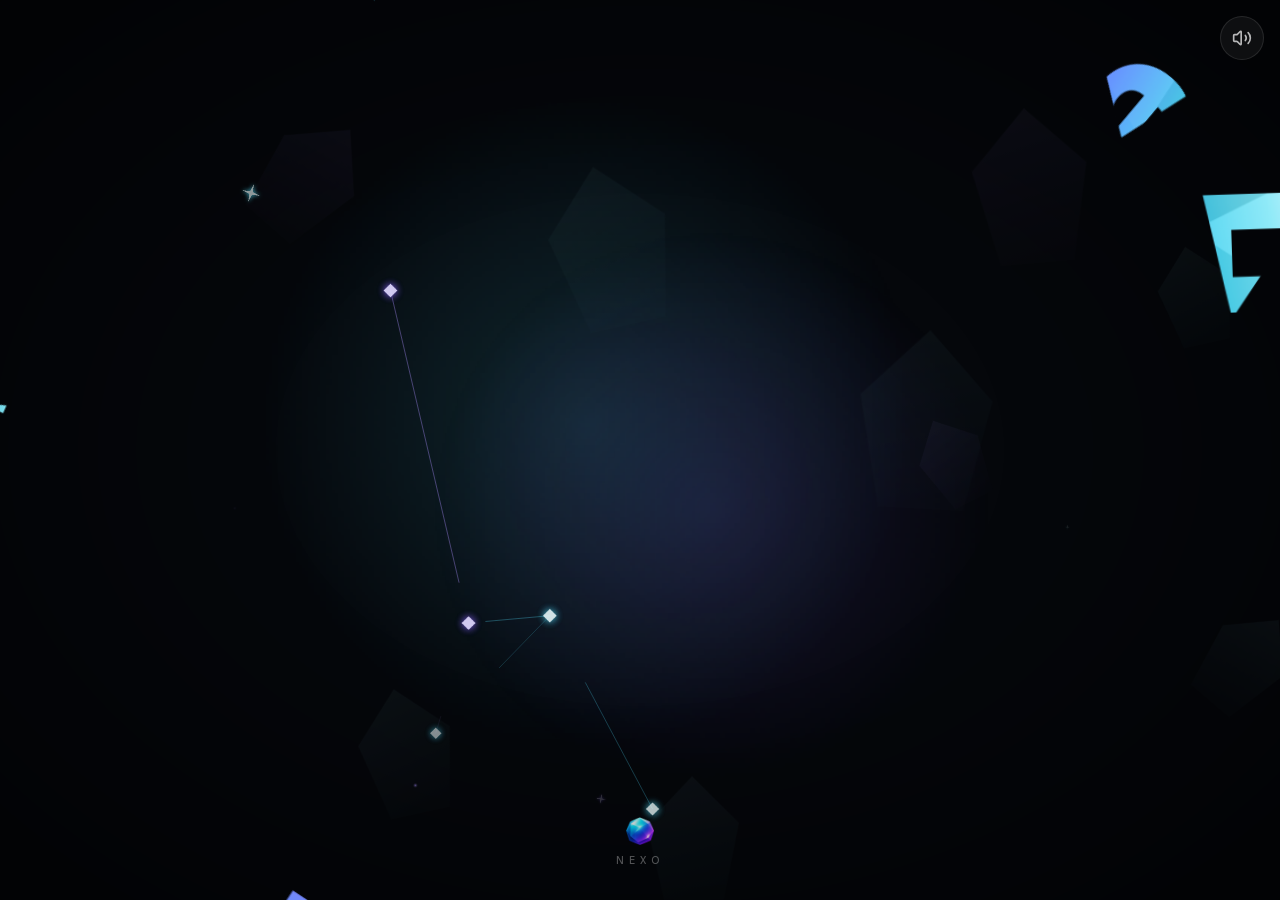
<file: school/index.html>
<!DOCTYPE html><html lang="de" class="dark geist_a71539c9-module__T19VSG__variable geist_mono_8d43a2aa-module__8Li5zG__variable caveat_f4b61a99-module__qhs43G__variable h-full antialiased"><head><meta charSet="utf-8"/><meta name="viewport" content="width=device-width, initial-scale=1, maximum-scale=1, user-scalable=no, viewport-fit=cover"/><link rel="preload" href="/_next/static/media/797e433ab948586e-s.p.0r6juujl39pe6.woff2" as="font" crossorigin="" type="font/woff2"/><link rel="preload" href="/_next/static/media/a85fe84266768609-s.p.0h6ig86gwutp4.woff2" as="font" crossorigin="" type="font/woff2"/><link rel="preload" href="/_next/static/media/caa3a2e1cccd8315-s.p.0wgildi0cnwt9.woff2" as="font" crossorigin="" type="font/woff2"/><link rel="preload" as="image" href="/crystal.png"/><link rel="stylesheet" href="/_next/static/chunks/04khlw2bsgxee.css" data-precedence="next"/><link rel="stylesheet" href="/_next/static/chunks/18uikdb6wja9i.css" data-precedence="next"/><link rel="stylesheet" href="/_next/static/chunks/1_z8bjdv9g41i.css" data-precedence="next"/><link rel="preload" as="script" fetchPriority="low" href="/_next/static/chunks/0rqmg49wirni2.js"/><script src="/_next/static/chunks/2i51e627rllld.js" async=""></script><script src="/_next/static/chunks/13mygkiy-sgj0.js" async=""></script><script src="/_next/static/chunks/1ib4xohwn_uib.js" async=""></script><script src="/_next/static/chunks/turbopack-1xsj3ijd8hkog.js" async=""></script><script src="/_next/static/chunks/2uc9e_9ecuros.js" async=""></script><script src="/_next/static/chunks/3tie-uyjdk5lp.js" async=""></script><script src="/_next/static/chunks/333iidkz19foh.js" async=""></script><script src="/_next/static/chunks/0gdm_7kdql0em.js" async=""></script><script src="/_next/static/chunks/3rxwxcda2o2aa.js" async=""></script><script src="/_next/static/chunks/21gkatn-syt3t.js" async=""></script><script src="/_next/static/chunks/3nl4oasslo-i-.js" async=""></script><script src="/_next/static/chunks/3oktc-5a0-7vg.js" async=""></script><script src="/_next/static/chunks/2i873cttck-g4.js" async=""></script><script src="/_next/static/chunks/1rcsd5vnk_sfx.js" async=""></script><script src="/_next/static/chunks/1guqfjhjyr0w4.js" async=""></script><script src="/_next/static/chunks/3259_ziqbqms8.js" async=""></script><script src="/_next/static/chunks/2bgd1escicvya.js" async=""></script><script src="/_next/static/chunks/0t50f0tt6xffn.js" async=""></script><script src="/_next/static/chunks/30diy0gmckb3-.js" async=""></script><meta name="theme-color" content="#0a0a0a"/><meta name="color-scheme" content="dark"/><title>Nexo</title><meta name="description" content="Nexo ist deine kostenlose Schul-App: Stundenplan, Hausaufgaben, Notizen mit Stift, Noten und Planer an einem Ort. Alles bleibt auf deinem Gerät – ohne Konto, ohne Werbung, auch offline."/><meta name="application-name" content="Nexo"/><link rel="manifest" href="/manifest.webmanifest"/><meta name="keywords" content="Schul-App,Stundenplan,Hausaufgaben,Notizen,Noten,Planer,Schule,offline"/><meta name="google-site-verification" content="q62KNZA9tdDv4IZWB9Q8J-BwRxZVMETvucuHafcso_k"/><meta name="google-site-verification" content="Vy8iLFh-w-jxbNN5xSrBkBcuiUnUKpoh8qIJMu3uRIo"/><meta name="mobile-web-app-capable" content="yes"/><meta name="apple-mobile-web-app-title" content="Nexo"/><meta name="apple-mobile-web-app-status-bar-style" content="black-translucent"/><meta property="og:title" content="Nexo"/><meta property="og:description" content="Nexo ist deine kostenlose Schul-App: Stundenplan, Hausaufgaben, Notizen mit Stift, Noten und Planer an einem Ort. Alles bleibt auf deinem Gerät – ohne Konto, ohne Werbung, auch offline."/><meta property="og:url" content="https://nexo-official.github.io/"/><meta property="og:site_name" content="Nexo"/><meta property="og:locale" content="de_DE"/><meta property="og:image" content="https://nexo-official.github.io/icon-512.png"/><meta property="og:image:width" content="512"/><meta property="og:image:height" content="512"/><meta property="og:image:alt" content="Nexo"/><meta property="og:type" content="website"/><meta name="twitter:card" content="summary"/><meta name="twitter:title" content="Nexo"/><meta name="twitter:description" content="Nexo ist deine kostenlose Schul-App: Stundenplan, Hausaufgaben, Notizen mit Stift, Noten und Planer an einem Ort. Alles bleibt auf deinem Gerät – ohne Konto, ohne Werbung, auch offline."/><meta name="twitter:image" content="https://nexo-official.github.io/icon-512.png"/><link rel="icon" href="/icon.png?icon.0kevs3wyk-muc.png" sizes="512x512" type="image/png"/><link rel="apple-touch-icon" href="/apple-icon.png?apple-icon.0-7ggz6d2srgz.png" sizes="180x180" type="image/png"/><meta name="next-size-adjust" content=""/><script src="/_next/static/chunks/0cz1d0mv5g_q7.js" noModule=""></script></head><body class="h-full overflow-hidden"><div hidden=""><!--$--><!--/$--></div><div aria-hidden="true" class="nexo-boot"><img src="/crystal.png" alt="" class="nexo-boot-mark" draggable="false"/><span class="nexo-boot-line"></span><span class="nexo-boot-hi"></span></div><script>(self.__next_s=self.__next_s||[]).push([0,{"children":"(function(){try{\nvar d=document.documentElement;\nif(localStorage.getItem(\"nexo:onboarded\")!==\"1\")return;\nvar inst=false||matchMedia(\"(display-mode: standalone)\").matches||navigator.standalone===true;\nif(!inst||sessionStorage.getItem(\"nexo:booted\")){d.setAttribute(\"data-no-boot\",\"\");return;}\nsessionStorage.setItem(\"nexo:booted\",\"1\");\nif(sessionStorage.getItem(\"nexo:greeted\"))return;\nvar p=JSON.parse(localStorage.getItem(\"nexo:profile\")||\"{}\");\nvar n=(p.firstName||\"\").trim();if(!n)return;\nsessionStorage.setItem(\"nexo:greeted\",\"1\");\nvar h={\"de\":{\"m\":\"Guten Morgen, {name}\",\"d\":\"Hallo, {name}\",\"e\":\"Guten Abend, {name}\"},\"en\":{\"m\":\"Good morning, {name}\",\"d\":\"Hi, {name}\",\"e\":\"Good evening, {name}\"},\"fr\":{\"m\":\"Bonjour, {name}\",\"d\":\"Salut, {name}\",\"e\":\"Bonsoir, {name}\"},\"es\":{\"m\":\"Buenos días, {name}\",\"d\":\"Hola, {name}\",\"e\":\"Buenas noches, {name}\"},\"ja\":{\"m\":\"おはよう、{name}\",\"d\":\"こんにちは、{name}\",\"e\":\"こんばんは、{name}\"}};var g=h[localStorage.getItem(\"nexo:locale\")]||h.de;\nvar hr=new Date().getHours();var t=(hr\u003e=5\u0026\u0026hr\u003c11?g.m:hr\u003e=17||hr\u003c5?g.e:g.d).replace(\"{name}\",n);\nd.style.setProperty(\"--boot-hi\",JSON.stringify(t));d.setAttribute(\"data-boot-greet\",\"\");\n}catch(e){}})();","id":"nexo-boot-greet"}])</script><div class="pointer-events-none fixed left-0 top-0 z-50 pl-5 pt-5 sm:pl-8 sm:pt-7"><div class="pointer-events-auto"><div class="relative"><div class="relative transition-[transform,opacity] duration-[450ms] ease-[cubic-bezier(0.22,0.61,0.36,1)]" style="transform:scale(1);transform-origin:top left;opacity:1"><button type="button" aria-label="Menü" data-tour="menu" aria-expanded="false" class="relative flex h-14 items-center rounded-lg outline-none focus-visible:ring-2 focus-visible:ring-ring"><div class="size-14 shrink-0" aria-hidden="true"></div></button><div id="nexo-crystal" aria-hidden="true" class="pointer-events-none absolute left-0 top-0 z-10 will-change-transform" style="width:56px;height:56px;transform:translateX(-6px);transform-origin:0% 0% 0"><img src="/crystal.png" alt="" aria-hidden="true" draggable="false" class="select-none object-contain size-full"/></div><div aria-hidden="true" class="pointer-events-none absolute left-0 top-0 z-10 whitespace-nowrap" style="opacity:0;transform:translateX(66px) translateY(28px)"><span class="block -translate-y-1/2 font-semibold leading-none tracking-tight text-foreground" style="font-size:1.5rem">Schule</span></div><div aria-hidden="true" class="absolute left-0 top-0 flex flex-col" style="pointer-events:none;visibility:hidden"><div aria-hidden="true" class="pointer-events-none absolute -inset-x-8 -inset-y-4 backdrop-blur-[3px] [mask-image:linear-gradient(to_right,transparent,black_22%,black_78%,transparent),linear-gradient(to_bottom,transparent,black_14%,black_86%,transparent)] [mask-composite:intersect] [-webkit-mask-image:linear-gradient(to_right,transparent,black_22%,black_78%,transparent),linear-gradient(to_bottom,transparent,black_14%,black_86%,transparent)] [-webkit-mask-composite:source-in]" style="opacity:0"></div><button type="button" data-tour="menu-settings" class="group relative flex h-14 items-center gap-3 text-left" style="opacity:0;transform:translateY(-8px)"><span class="relative grid size-11 shrink-0 place-items-center overflow-hidden rounded-full bg-surface-2 text-sm font-semibold text-muted ring-1 ring-border transition-[opacity,color] duration-300 group-hover:text-foreground"></span><span class="text-lg font-semibold tracking-tight text-muted transition-colors group-hover:text-accent">Einstellungen</span></button><button type="button" data-tour="menu-workspace" class="group relative flex h-12 items-center text-left" style="opacity:0;transform:translateY(-8px)"><span class="text-2xl font-semibold tracking-tight transition-colors duration-200 text-muted group-hover:text-accent">Workspace</span></button><button type="button" data-tour="menu-school" class="group relative flex h-12 items-center text-left" style="opacity:0;transform:translateY(-8px)"><span class="text-2xl font-semibold tracking-tight transition-colors duration-200 text-foreground opacity-0">Schule</span></button><button type="button" data-tour="menu-planner" class="group relative flex h-12 items-center text-left" style="opacity:0;transform:translateY(-8px)"><span class="text-2xl font-semibold tracking-tight transition-colors duration-200 text-muted group-hover:text-accent">Planer</span></button><button type="button" data-tour="menu-progress" class="group relative flex h-12 items-center text-left" style="opacity:0;transform:translateY(-8px)"><span class="text-2xl font-semibold tracking-tight transition-colors duration-200 text-muted group-hover:text-accent">Fortschritt</span></button><button type="button" data-tour="menu-nexoAi" class="group relative flex h-12 items-center text-left" style="opacity:0;transform:translateY(-8px)"><span class="text-2xl font-semibold tracking-tight transition-colors duration-200 text-muted group-hover:text-accent">Nexo AI</span><span class="ml-2 self-center text-xs font-medium text-faint">bald</span></button><button type="button" data-tour="menu-community" class="group relative flex h-12 items-center text-left" style="opacity:0;transform:translateY(-8px)"><span class="text-2xl font-semibold tracking-tight transition-colors duration-200 text-muted group-hover:text-accent">Community</span><span class="ml-2 self-center text-xs font-medium text-faint">bald</span></button></div></div></div></div></div><main class="h-full"><div class="h-dvh overflow-y-auto"><div class="relative flex min-h-dvh flex-col px-4 pb-16 pt-20 sm:px-6 sm:pt-24 lg:mx-auto lg:max-w-5xl"><header class="mb-5"><span class="text-xs font-medium text-accent">Schule</span><h1 class="mt-1 text-2xl font-semibold tracking-tight sm:text-3xl">Fächer</h1><div class="mt-1 flex items-center gap-1"><p class="text-sm text-muted">Tippe auf ein Fach, um zu sehen, was dazugehört.</p></div></header><div class="flex w-fit max-w-full flex-wrap rounded-lg border border-border p-0.5 mb-6"><button type="button" aria-pressed="true" class="relative rounded-md px-4 py-1.5 text-sm font-medium transition-colors text-foreground"><span class="absolute inset-0 rounded-md bg-surface-2"></span><span class="relative">Fächer</span></button><button type="button" aria-pressed="false" class="relative rounded-md px-4 py-1.5 text-sm font-medium transition-colors text-muted hover:text-foreground"><span class="relative">Noten</span></button></div><div class="flex flex-1 flex-col" style="opacity:1;transform:none"></div></div></div><!--$--><!--/$--></main><div aria-hidden="true" class="pointer-events-none fixed inset-0 z-[180]"></div><script src="/_next/static/chunks/0rqmg49wirni2.js" id="_R_" async=""></script><script>(self.__next_f=self.__next_f||[]).push([0])</script><script>self.__next_f.push([1,"1:\"$Sreact.fragment\"\n2:I[78384,[\"/_next/static/chunks/2uc9e_9ecuros.js\",\"/_next/static/chunks/3tie-uyjdk5lp.js\",\"/_next/static/chunks/333iidkz19foh.js\",\"/_next/static/chunks/0gdm_7kdql0em.js\",\"/_next/static/chunks/3rxwxcda2o2aa.js\",\"/_next/static/chunks/21gkatn-syt3t.js\",\"/_next/static/chunks/3nl4oasslo-i-.js\",\"/_next/static/chunks/3oktc-5a0-7vg.js\",\"/_next/static/chunks/2i873cttck-g4.js\",\"/_next/static/chunks/1rcsd5vnk_sfx.js\"],\"BootSplash\"]\n3:I[79520,[\"/_next/static/chunks/2uc9e_9ecuros.js\",\"/_next/static/chunks/3tie-uyjdk5lp.js\",\"/_next/static/chunks/333iidkz19foh.js\",\"/_next/static/chunks/0gdm_7kdql0em.js\",\"/_next/static/chunks/3rxwxcda2o2aa.js\",\"/_next/static/chunks/21gkatn-syt3t.js\",\"/_next/static/chunks/3nl4oasslo-i-.js\",\"/_next/static/chunks/3oktc-5a0-7vg.js\",\"/_next/static/chunks/2i873cttck-g4.js\",\"/_next/static/chunks/1rcsd5vnk_sfx.js\"],\"\"]\n5:I[5748,[\"/_next/static/chunks/2uc9e_9ecuros.js\",\"/_next/static/chunks/3tie-uyjdk5lp.js\",\"/_next/static/chunks/333iidkz19foh.js\",\"/_next/static/chunks/0gdm_7kdql0em.js\",\"/_next/static/chunks/3rxwxcda2o2aa.js\",\"/_next/static/chunks/21gkatn-syt3t.js\",\"/_next/static/chunks/3nl4oasslo-i-.js\",\"/_next/static/chunks/3oktc-5a0-7vg.js\",\"/_next/static/chunks/2i873cttck-g4.js\",\"/_next/static/chunks/1rcsd5vnk_sfx.js\"],\"MotionSetup\"]\n6:I[59256,[\"/_next/static/chunks/2uc9e_9ecuros.js\",\"/_next/static/chunks/3tie-uyjdk5lp.js\",\"/_next/static/chunks/333iidkz19foh.js\",\"/_next/static/chunks/0gdm_7kdql0em.js\",\"/_next/static/chunks/3rxwxcda2o2aa.js\",\"/_next/static/chunks/21gkatn-syt3t.js\",\"/_next/static/chunks/3nl4oasslo-i-.js\",\"/_next/static/chunks/3oktc-5a0-7vg.js\",\"/_next/static/chunks/2i873cttck-g4.js\",\"/_next/static/chunks/1rcsd5vnk_sfx.js\"],\"AppMenu\"]\n7:I[39756,[\"/_next/static/chunks/2uc9e_9ecuros.js\",\"/_next/static/chunks/3tie-uyjdk5lp.js\",\"/_next/static/chunks/333iidkz19foh.js\",\"/_next/static/chunks/0gdm_7kdql0em.js\",\"/_next/static/chunks/3rxwxcda2o2aa.js\",\"/_next/static/chunks/21gkatn-syt3t.js\",\"/_next/static/chunks/3nl4oasslo-i-.js\",\"/_next/static/chunks/3oktc-5a0-7vg.js\",\"/_next/static/chunks/2i873cttck-g4.js\",\"/_next/static/chunks/1rcsd5vnk_sfx.js\"],\"default\"]\n8:I[58298,[\"/_next/static/chunks/2uc9e_9ecuros.js\",\"/_next/static/chunks/3tie-uyjdk5lp.js\",\"/_next/static/chunks/333iidkz19foh.js\",\"/_next/static/chunks/0gdm_7kdql0em.js\",\"/_next/static/chunks/3rxwxcda2o2aa.js\",\"/_next/static/chunks/21gkatn-syt3t.js\",\"/_next/static/chunks/3nl4oasslo-i-.js\",\"/_next/static/chunks/3oktc-5a0-7vg.js\",\"/_next/static/chunks/2i873cttck-g4.js\",\"/_next/static/chunks/1rcsd5vnk_sfx.js\",\"/_next/static/chunks/1guqfjhjyr0w4.js\"],\"default\"]\n9:I[37457,[\"/_next/static/chunks/2uc9e_9ecuros.js\",\"/_next/static/chunks/3tie-uyjdk5lp.js\",\"/_next/static/chunks/333iidkz19foh.js\",\"/_next/static/chunks/0gdm_7kdql0em.js\",\"/_next/static/chunks/3rxwxcda2o2aa.js\",\"/_next/static/chunks/21gkatn-syt3t.js\",\"/_next/static/chunks/3nl4oasslo-i-.js\",\"/_next/static/chunks/3oktc-5a0-7vg.js\",\"/_next/static/chunks/2i873cttck-g4.js\",\"/_next/static/chunks/1rcsd5vnk_sfx.js\"],\"default\"]\n26:I[63491,[\"/_next/static/chunks/2uc9e_9ecuros.js\",\"/_next/static/chunks/3tie-uyjdk5lp.js\",\"/_next/static/chunks/333iidkz19foh.js\",\"/_next/static/chunks/0gdm_7kdql0em.js\",\"/_next/static/chunks/3rxwxcda2o2aa.js\",\"/_next/static/chunks/21gkatn-syt3t.js\",\"/_next/static/chunks/3nl4oasslo-i-.js\",\"/_next/static/chunks/3oktc-5a0-7vg.js\",\"/_next/static/chunks/2i873cttck-g4.js\",\"/_next/static/chunks/1rcsd5vnk_sfx.js\",\"/_next/static/chunks/3259_ziqbqms8.js\"],\"default\"]\n:HL[\"/_next/static/chunks/04khlw2bsgxee.css\",\"style\"]\n:HL[\"/_next/static/chunks/18uikdb6wja9i.css\",\"style\"]\n:HL[\"/_next/static/chunks/1_z8bjdv9g41i.css\",\"style\"]\n:HL[\"/_next/static/media/797e433ab948586e-s.p.0r6juujl39pe6.woff2\",\"font\",{\"crossOrigin\":\"\",\"type\":\"font/woff2\"}]\n:HL[\"/_next/static/media/a85fe84266768609-s.p.0h6ig86gwutp4.woff2\",\"font\",{\"crossOrigin\":\"\",\"type\":\"font/woff2\"}]\n:HL[\"/_next/static/media/caa3a2e1cccd8315-s.p.0wgildi0cnwt9.woff2\",\"font\",{\"crossOrigin\":\"\",\"type\":\"font/woff2\"}]\n4:T4b4,(function(){try{\nvar d=document.documentElement;\nif(localStorage.getItem(\"nexo:onboarded\")!==\"1\")return;\nvar inst=false||matchMedia(\"(display-mode: standalone)\").matches||navigator.standalone===true;\nif(!inst||sessionStorage.getItem(\"nexo:booted\")){d.setAttribute(\"data-no-boot\",\"\");return;}\nsessionStorage.setItem(\"nexo:booted\",\"1\");\nif(sessionStorage.getItem(\"nexo:greeted\"))return;\nvar p=JSON.parse(localStorage.getItem(\"nexo:profile\")||\"{}\");\nvar n=(p.firstName||\"\").trim();if(!n)return;\nsessionStorage.setItem(\"nexo:greeted\",\"1\");\nvar h={\"de\":{\"m\":\"Guten Morgen, {name}\",\"d\":\"Hallo, {name}\",\"e\":\"Guten Abend, {name}\"},\"en\":{\"m\":\"Good morning, {name}\",\"d\":\"Hi, {name}\",\"e\":\"Good evening, {name}\"},\"fr\":{\"m\":\"Bonjour, {name}\",\"d\":\"Salut, {name}\",\"e\":\"Bonsoir, {name}\"},\"es\":{\"m\":\"Buenos días, {name}\",\"d\":\"Hola, {name}\",\"e\":\"Buenas noches, {name}\"},\"ja\":{\"m\":\"おはよう、{name}\",\"d\":\"こんにちは、{name}\",\"e\":\"こんばんは、{name}\"}};var g=h[localStorage.getItem(\"nexo:locale\")]||h.de;\nvar hr=new Date().getHours();var t=(hr\u003e=5\u0026\u0026hr\u003c11?g.m:hr\u003e=17||hr\u003c5?g.e:g.d).replace(\"{name}\",n);\nd.style.setProperty(\"--boot-hi\",JSON.stringify(t));d.setAttribute(\"data-boot-greet\",\"\");\n}catch(e){}})();24:X\n0:{\"P\":null,\"c\":[\"\",\"school\",\"\"],\"q\":\"\",\"i\":false,\"f\":[[[\"\",{\"children\":[\"school\",{\"children\":[\"__PAGE__\",{},\"$undefined\",\"$undefined\",4608]},\"$undefined\",\"$undefined\",4608]},\"$undefined\",\"$undefined\",4624],[[\"$\",\"$1\",\"c\",{\"children\":[[[\"$\",\"link\",\"0\",{\"rel\":\"stylesheet\",\"href\":\"/_next/static/chunks/04khlw2bsgxee.css\",\"precedence\":\"next\",\"crossOrigin\":\"$undefined\",\"nonce\":\"$undefined\"}],[\"$\",\"link\",\"1\",{\"rel\":\"stylesheet\",\"href\":\"/_next/static/chunks/18uikdb6wja9i.css\",\"precedence\":\"next\",\"crossOrigin\":\"$undefined\",\"nonce\":\"$undefined\"}],[\"$\",\"link\",\"2\",{\"rel\":\"stylesheet\",\"href\":\"/_next/static/chunks/1_z8bjdv9g41i.css\",\"precedence\":\"next\",\"crossOrigin\":\"$undefined\",\"nonce\":\"$undefined\"}],[\"$\",\"script\",\"script-0\",{\"src\":\"/_next/static/chunks/2uc9e_9ecuros.js\",\"async\":true,\"nonce\":\"$undefined\"}],[\"$\",\"script\",\"script-1\",{\"src\":\"/_next/static/chunks/3tie-uyjdk5lp.js\",\"async\":true,\"nonce\":\"$undefined\"}],[\"$\",\"script\",\"script-2\",{\"src\":\"/_next/static/chunks/333iidkz19foh.js\",\"async\":true,\"nonce\":\"$undefined\"}],[\"$\",\"script\",\"script-3\",{\"src\":\"/_next/static/chunks/0gdm_7kdql0em.js\",\"async\":true,\"nonce\":\"$undefined\"}],[\"$\",\"script\",\"script-4\",{\"src\":\"/_next/static/chunks/3rxwxcda2o2aa.js\",\"async\":true,\"nonce\":\"$undefined\"}],[\"$\",\"script\",\"script-5\",{\"src\":\"/_next/static/chunks/21gkatn-syt3t.js\",\"async\":true,\"nonce\":\"$undefined\"}],[\"$\",\"script\",\"script-6\",{\"src\":\"/_next/static/chunks/3nl4oasslo-i-.js\",\"async\":true,\"nonce\":\"$undefined\"}],[\"$\",\"script\",\"script-7\",{\"src\":\"/_next/static/chunks/3oktc-5a0-7vg.js\",\"async\":true,\"nonce\":\"$undefined\"}],[\"$\",\"script\",\"script-8\",{\"src\":\"/_next/static/chunks/2i873cttck-g4.js\",\"async\":true,\"nonce\":\"$undefined\"}],[\"$\",\"script\",\"script-9\",{\"src\":\"/_next/static/chunks/1rcsd5vnk_sfx.js\",\"async\":true,\"nonce\":\"$undefined\"}]],[\"$\",\"html\",null,{\"lang\":\"de\",\"suppressHydrationWarning\":true,\"className\":\"dark geist_a71539c9-module__T19VSG__variable geist_mono_8d43a2aa-module__8Li5zG__variable caveat_f4b61a99-module__qhs43G__variable h-full antialiased\",\"children\":[\"$\",\"body\",null,{\"className\":\"h-full overflow-hidden\",\"children\":[[\"$\",\"$L2\",null,{}],[\"$\",\"$L3\",null,{\"id\":\"nexo-boot-greet\",\"strategy\":\"beforeInteractive\",\"children\":\"$4\"}],[\"$\",\"$L5\",null,{\"children\":[[\"$\",\"div\",null,{\"className\":\"pointer-events-none fixed left-0 top-0 z-50 pl-5 pt-5 sm:pl-8 sm:pt-7\",\"children\":[\"$\",\"div\",null,{\"className\":\"pointer-events-auto\",\"children\":[\"$\",\"$L6\",null,{}]}]}],[\"$\",\"main\",null,{\"className\":\"h-full\",\"children\":[\"$\",\"$L7\",null,{\"parallelRouterKey\":\"children\",\"error\":\"$8\",\"errorStyles\":[],\"errorScripts\":[[\"$\",\"script\",\"script-0\",{\"src\":\"/_next/static/chunks/1guqfjhjyr0w4.js\",\"async\":true,\"nonce\":\"$undefined\"}]],\"template\":[\"$\",\"$L9\",null,{}],\"templateStyles\":\"$undefined\",\"templateScripts\":\"$undefined\",\"notFound\":[[[\"$\",\"title\",null,{\"children\":\"404: This page could not be found.\"}],[\"$\",\"div\",null,{\"style\":{\"fontFamily\":\"system-ui,\\\"Segoe UI\\\",Roboto,Helvetica,Arial,sans-serif,\\\"Apple Color Emoji\\\",\\\"Segoe UI Emoji\\\"\",\"height\":\"100vh\",\"textAlign\":\"center\",\"display\":\"flex\",\"flexDirection\":\"column\",\"alignItems\":\"center\",\"justifyContent\":\"center\"},\"children\":[\"$\",\"div\",null,{\"children\":[[\"$\",\"style\",null,{\"dangerouslySetInnerHTML\":{\"__html\":\"body{color:#000;background:#fff;margin:0}.next-error-h1{border-right:1px solid rgba(0,0,0,.3)}@media (prefers-color-scheme:dark){body{color:#fff;background:#000}.next-error-h1{border-right:1px solid rgba(255,255,255,.3)}}\"}}],\"$La\",\"$Lb\"]}]}]],[]],\"forbidden\":\"$undefined\",\"unauthorized\":\"$undefined\"}]}],\"$Lc\",\"$Ld\",\"$Le\",\"$Lf\",\"$L10\",\"$L11\",\"$L12\",\"$L13\",\"$L14\",\"$L15\",\"$L16\",\"$L17\",\"$L18\",\"$L19\",\"$L1a\",\"$L1b\",\"$L1c\",\"$L1d\",\"$L1e\"]}],\"$L1f\",\"$L20\",\"$L21\"]}]}]]}],{\"children\":[\"$L22\",{\"children\":[\"$L23\",{},null,false,null]},null,false,\"$24\"]},null,false,null],\"$L25\",false]],\"m\":\"$undefined\",\"G\":[\"$26\",[\"$L27\",\"$L28\",\"$L29\"]],\"S\":true,\"h\":null,\"r\":\"$undefined\",\"s\":\"$undefined\",\"a\":\"$undefined\",\"l\":\"$undefined\",\"p\":\"$undefined\",\"d\":\"$undefined\",\"b\":\"VzhujhoLxcGmxuNbGzMb0\"}\n2a:I[42638,[\"/_next/static/chunks/2uc9e_9ecuros.js\",\"/_next/static/chunks/3tie-uyjdk5lp.js\",\"/_next/static/chunks/333iidkz19foh.js\",\"/_next/static/chunks/0gdm_7kdql0em.js\",\"/_next/static/chunks/3rxwxcda2o2aa.js\",\"/_next/static/chunks/21gkatn-syt3t.js\",\"/_next/static/chunks/3nl4oasslo-i-.js\",\"/_next/static/chunks/3oktc-5a0-7vg.js\",\"/_next/static/chunks/2i873cttck-g4.js\",\"/_next/static/chunks/1rcsd5vnk_sfx.js\"],\"BackToWorkspace\"]\n2b:I[83826,[\"/_next/static/chunks/2uc9e_9ecuros.js\",\"/_next/static/chunks/3tie-uyjdk5lp.js\",\"/_next/static/chunks/333iidkz19foh.js\",\"/_next/static/chunks/0gdm_7kdql0em.js\",\"/_next/static/chunks/3rxwxcda2o2aa.js\",\"/_next/static/chunks/21gkatn-syt3t.js\",\"/_next/static/chunks/3nl4oasslo-i-.js\",\"/_next/static/chunks/3oktc-5a0-7vg.js\",\"/_next/static/chunks/2i873cttck-g4.js\",\"/_next/static/chunks/1rcsd5vnk_sfx.js\"],\"UndoToast\"]\n2c:I[902,[\"/_next/static/chunks/2uc9e_9ecuros.js\",\"/_next/static/chunks/3tie-uyjdk5lp.js\",\"/_next/static/chunks/333iidkz19foh.js\",\"/_next/static/chunks/0gdm_7kdql0em.js\",\"/_next/static/chunks/3rxwxcda2o2aa.js\",\"/_next/static/chunks/21gkatn-syt3t.js\",\"/_next/static/chunks/3nl4oasslo-i-.js\",\"/_next/static/chunks/3oktc-5a0-7vg.js\",\"/_next/static/chunks/2i873cttck-g4.js\",\"/_next/static/chunks/1rcsd5vnk_sfx.js\"],\"BackupReminder\"]\n2d:I[54981,[\"/_next/static/chunks/2uc9e_9ecuros.js\",\"/_next/static/chunks/3tie-uyjdk5lp.js\",\"/_next/static/chunks/333iidkz19foh.js\",\"/_next/static/chunks/0gdm_7kdql0em.js\",\"/_next/static/chunks/3rxwxcda2o2aa.js\",\"/_next/static/chunks/21gkatn-syt3t.js\",\"/_next/static/chunks/3nl4oasslo-i-.js\",\"/_next/static/chunks/3oktc-5a0-7vg.js\",\"/_next/static/chunks/2i873cttck-g4.js\",\"/_next/static/chunks/1rcsd5vnk_sfx.js\"],\"Onboarding\"]\n2e:I[29766,[\"/_next/static/chunks/2uc9e_9ecuros.js\",\"/_next/static/chunks/3tie-uyjdk5lp.js\",\"/_next/static/chunks/333iidkz19foh.js\",\"/_next/static/chunks/0gdm_7kdql0em.js\",\"/_next/static/chunks/3rxwxcda2o2aa.js\",\"/_next/static/chunks/21gkatn-syt3t.js\",\"/_next/static/chunks/3nl4oasslo-i-.js\",\"/_next/static/chunks/3oktc-5a0-7vg.js\",\"/_next/static/chunks/2i873cttck-g4.js\",\"/_next/static/chunks/1rcsd5vnk_sfx.js\"],\"TourOverlay\"]\n2f:I[33392,[\"/_next/static/chunks/2uc9e_9ecuros.js\",\"/_next/static/chunks/3tie-uyjdk5lp.js\",\"/_next/static/chunks/333iidkz19foh.js\",\"/_next/static/chunks/0gdm_7kdql0em.js\",\"/_next/static/chunks/3rxwxcda2o2aa.js\",\"/_next/static/chunks/21gkatn-syt3t.js\",\"/_next/static/chunks/3nl4oasslo-i-.js\",\"/_next/static/chunks/3oktc-5a0-7vg.js\",\"/_next/static/chunks/2i873cttck-g4.js\",\"/_next/static/chunks/1rcsd5vnk_sfx.js\"],\"HoverHint\"]\n30:I[83347,[\"/_next/static/chunks/2uc9e_9ecuros.js\",\"/_next/static/chunks/3tie-uyjdk5lp.js\",\"/_next/static/chunks/333iidkz19foh.js\",\"/_next/static/chunks/0gdm_7kdql0em.js\",\"/_next/static/chunks/3rxwxcda2o2aa.js\",\"/_next/static/chunks/21gkatn-syt3t.js\",\"/_next/static/chunks/3nl4oasslo-i-.js\",\"/_next/static/chunks/3oktc-5a0-7vg.js\",\"/_next/static/chunks/2i873cttck-g4.js\",\"/_next/static/chunks/1rcsd5vnk_sfx.js\"],\"PenHover\"]\n31:I[71241,[\"/_next/static/chunks/2uc9e_9ecuros.js\",\"/_next/static/chunks/3tie-uyjdk5lp.js\",\"/_next/static/chunks/333iidkz19foh.js\",\"/_next/static/chunks/0gdm_7kdql0em.js\",\"/_next/static/chunks/3rxwxcda2o2aa.js\",\"/_next/static/chunks/21gkatn-syt3t.js\",\"/_next/static/chunks/3nl4oasslo-i-.js\",\"/_next/static/chunks/3oktc-5a0-7vg.js\",\"/_next/static/chunks/2i873cttck-g4.js\",\"/_next/static/chunks/1rcsd5vnk_sfx.js\"],\"CheckBurst\"]\n32:I[97630,[\"/_next/static/chunks/2uc9e_9ecuros.js\",\"/_next/static/chunks/3tie-uyjdk5lp.js\",\"/_next/static/chunks/333iidkz19foh.js\",\"/_next/static/chunks/0gdm_7kdql0em.js\",\"/_next/static/chunks/3rxwxcda2o2aa.js\",\"/_next/static/chunks/21gkatn-syt3t.js\",\"/_next/static/chunks/3nl4oasslo-i-.js\",\"/_next/static/chunks/3oktc-5a0-7vg.js\",\"/_next/static/chunks/2i873cttck-g4.js\",\"/_next/static/chunks/1rcsd5vnk_sfx.js\"],\"QuickHomeworkHost\"]\n33:I[26009,[\"/_next/static/chunks/2uc9e_9ecuros.js\",\"/_next/static/chunks/3tie-uyjdk5lp.js\",\"/_next/static/chunks/333iidkz19foh.js\",\"/_next/static/chunks/0gdm_7kdql0em.js\",\"/_next/static/chunks/3rxwxcda2o2aa.js\",\"/_next/static/chunks/21gkatn-syt3t.js\",\"/_next/static/chunks/3nl4oasslo-i-.js\",\"/_next/static/chunks/3oktc-5a0-7vg.js\",\"/_next/static/chunks/2i873cttck-g4.js\",\"/_next/static/chunks/1rcsd5vnk_sfx.js\"],\"CommandPalette\"]\n34:I[17892,[\"/_next/static/chunks/2uc9e_9ecuros.js\",\"/_next/static/chunks/3tie-uyjdk5lp.js\",\"/_next/static/chunks/333iidkz19foh.js\",\"/_next/static/chunks/0gdm_7kdql0em.js\",\"/_next/static/chunks/3rxwxcda2o2aa.js\",\"/_next/static/chunks/21gkatn-syt3t.js\",\"/_next/static/chunks/3nl4oasslo-i-.js\",\"/_next/static/chunks/3oktc-5a0-7vg.js\",\"/_next/static/chunks/2i873cttck-g4.js\",\"/_next/static/chunks/1rcsd5vnk_sfx.js\"],\"PullToSearch\"]\n35:I[43672,[\"/_next/static/chunks/2uc9e_9ecuros.js\",\"/_next/static/chunks/3tie-uyjdk5lp.js\",\"/_next/static/chunks/333iidkz19foh.js\",\"/_next/static/chunks/0gdm_7kdql0em.js\",\"/_next/static/chunks/3rxwxcda2o2aa.js\",\"/_next/static/chunks/21gkatn-syt3t.js\",\"/_next/static/chunks/3nl4oasslo-i-.js\",\"/_next/static/chunks/3oktc-5a0-7vg.js\",\"/_next/static/chunks/2i873cttck-g4.js\",\"/_next/static/chunks/1rcsd5vnk_sfx.js\"],\"ReminderHost\"]\n36:I[23246,[\"/_next/static/chunks/2uc9e_9ecuros.js\",\"/_next/static/chunks/3tie-uyjdk5lp.js\",\"/_next/static/chunks/333iidkz19foh.js\",\"/_next/static/chunks/0gdm_7kdql0em.js\",\"/_next/static/chunks/3rxwxcda2o2aa.js\",\"/_next/static/chunks/21gkatn-syt3t.js\",\"/_next/static/chunks/3nl4oasslo-i-.js\",\"/_next/static/chunks/3oktc-5a0-7vg.js\",\"/_next/static/chunks/2i873cttck-g4.js\",\"/_next/static/chunks/1rcsd5vnk_sfx.js\"],\"StudyHost\"]\n37:I[38363,[\"/_next/static/chunks/2uc9e_9ecuros.js\",\"/_next/static/chunks/3tie-uyjdk5lp.js\",\"/_next/static/chunks/333iidkz19foh.js\",\"/_next/static/chunks/0gdm_7kdql0em.js\",\"/_next/static/chunks/3rxwxcda2o2aa.js\",\"/_next/static/chunks/21gkatn-syt3t.js\",\"/_next/static/chunks/3nl4oasslo-i-.js\",\"/_next/static/chunks/3oktc-5a0-7vg.js\",\"/_next/static/chunks/2i873cttck-g4.js\",\"/_next/static/chunks/1rcsd5vnk_sfx.js\"],\"TimerHost\"]\n38:I[45813,[\"/_next/static/chunks/2uc9e_9ecuros.js\",\"/_next/static/chunks/3tie-uyjdk5lp.js\",\"/_next/static/chunks/333iidkz19foh.js\",\"/_next/static/chunks/0gdm_7kdql0em.js\",\"/_next/static/chunks/3rxwxcda2o2aa.js\",\"/_next/static/chunks/21gkatn-syt3t.js\",\"/_next/static/chunks/3nl4oasslo-i-.js\",\"/_next/static/chunks/3oktc-5a0-7vg.js\",\"/_next/static/chunks/2i873cttck-g4.js\",\"/_next/static/chunks/1rcsd5vnk_sfx.js\"],\"NudgeHost\"]\n39:I[29778,[\"/_next/static/chunks/2uc9e_9ecuros.js\",\"/_next/static/chunks/3tie-uyjdk5lp.js\",\"/_next/static/chunks/333iidkz19foh.js\",\"/_next/static/chunks/0gdm_7kdql0em.js\",\"/_next/static/chunks/3rxwxcda2o2aa.js\",\"/_next/static/chunks/21gkatn-syt3t.js\",\"/_next/static/chunks/3nl4oasslo-i-.js\",\"/_next/static/chunks/3oktc-5a0-7vg.js\",\"/_next/static/chunks/2i873cttck-g4.js\",\"/_next/static/chunks/1rcsd5vnk_sfx.js\"],\"ReliabilityHost\"]\n3a:I[66452,[\"/_next/static/chunks/2uc9e_9ecuros.js\",\"/_next/static/chunks/3tie-uyjdk5lp.js\",\"/_next/static/chunks/333iidkz19foh.js\",\"/_next/static/chunks/0gdm_7kdql0em.js\",\"/_next/static/chunks/3rxwxcda2o2aa.js\",\"/_next/static/chunks/21gkatn-syt3t.js\",\"/_next/static/chunks/3nl4oasslo-i-.js\",\"/_next/static/chunks/3oktc-5a0-7vg.js\",\"/_next/static/chunks/2i873cttck-g4.js\",\"/_next/static/chunks/1rcsd5vnk_sfx.js\"],\"TiltHost\"]\n3b:I[72330,[\"/_next/static/chunks/2uc9e_9ecuros.js\",\"/_next/static/chunks/3tie-uyjdk5lp.js\",\"/_next/static/chunks/333iidkz19foh.js\",\"/_next/static/chunks/0gdm_7kdql0em.js\",\"/_next/static/chunks/3rxwxcda2o2aa.js\",\"/_next/static/chunks/21gkatn-syt3t.js\",\"/_next/static/chunks/3nl4oasslo-i-.js\",\"/_next/static/chunks/3oktc-5a0-7vg.js\",\"/_next/static/chunks/2i873cttck-g4.js\",\"/_next/static/chunks/1rcsd5vnk_sfx.js\"],\"ProgressHost\"]\n3c:I[54462,[\"/_next/static/chunks/2uc9e_9ecuros.js\",\"/_next/static/chunks/3tie-uyjdk5lp.js\",\"/_next/static/chunks/333iidkz19foh.js\",\"/_next/static/chunks/0gdm_7kdql0em.js\",\"/_next/static/chunks/3rxwxcda2o2aa.js\",\"/_next/static/chunks/21gkatn-syt3t.js\",\"/_next/static/chunks/3nl4oasslo-i-.js\",\"/_next/static/chunks/3oktc-5a0-7vg.js\",\"/_next/static/chunks/2i873cttck-g4.js\",\"/_next/static/chunks/1rcsd5vnk_sfx.js\"],\"AppRouteFix\"]\n3d:I[32489,[\"/_next/static/chunks/2uc9e_9ecuros.js\",\"/_next/static/chunks/3tie-uyjdk5lp.js\",\"/_next/static/chunks/333iidkz19foh.js\",\"/_next/static/chunks/0gdm_7kdql0em.js\",\"/_next/static/chunks/3rxwxcda2o2aa.js\",\"/_next/static/chunks/21gkatn-syt3t.js\",\"/_next/static/chunks/3nl4oasslo-i-.js\",\"/_next/static/chunks/3oktc-5a0-7vg.js\",\"/_next/static/chunks/2i873cttck-g4.js\",\"/_next/static/chunks/1rcsd5vnk_sfx.js\"],\"PerfGuard\"]\n3e:I[86737,[\"/_next/static/chunks/2uc9e_9ecuros.js\",\"/_next/static/chunks/3tie-uyjdk5lp.js\",\"/_next/static/chunks/333iidkz19foh.js\",\"/_next/static/chunks/0gdm_7kdql0em.js\",\"/_next/static/chunks/3rxwxcda2o2aa.js\",\"/_next/static/chunks/21gkatn-syt3t.js\",\"/_next/static/chunks/3nl4oasslo-i-.js\",\"/_next/static/chunks/3oktc-5a0-7vg.js\",\"/_next/static/chunks/2i873cttck-g4.js\",\"/_next/static/chunks/1rcsd5vnk_sfx.js\"],\"Warmup\"]\n3f:I[19280,[\"/_next/static/chunks/2uc9e_9ecuros.js\",\"/_next/static/chunks/3tie-uyjdk5lp.js\",\"/_next/static/chunks/333iidkz19foh.js\",\"/_next/static/chunks/0gdm_7kdql0em.js\",\"/_next/static/chunks/3rxwxcda2o2aa.js\",\"/_next/static/chunks/21gkatn-syt3t.js\",\"/_next/static/chunks/3nl4oasslo-i-.js\",\"/_next/static/chunks/3oktc-5a0-7vg.js\",\"/_next/static/chunks/2i873cttck-g4.js\",\"/_next/static/chunks/1rcsd5vnk_sfx.js\"],\"ServiceWorkerRegister\"]\n40:I[40073,[\"/_next/static/chunks/2uc9e_9ecuros.js\",\"/_next/static/chunks/3tie-uyjdk5lp.js\",\"/_next/static/chunks/333iidkz19foh.js\",\"/_next/static/chunks/0gdm_7kdql0em.js\",\"/_next/static/chunks/3rxwxcda2o2aa.js\",\"/_next/static/chunks/21gkatn-syt3t.js\",\"/_next/static/chunks/3nl4oasslo-i-.js\",\"/_next/static/chunks/3oktc-5a0-7vg.js\",\"/_next/static/chunks/2i873cttck-g4.js\",\"/_next/static/chunks/1rcsd5vnk_sfx.js\",\"/_next/static/chunks/2bgd1escicvya.js\",\"/_next/static/chunks/0t50f0tt6xffn.js\",\"/_next/static/chunks/30diy0gmckb3-.js\"],\"SchoolScreen\"]\n41:I[97367,[\"/_next/static/chunks/2uc9e_9ecuros.js\",\"/_next/static/chunks/3tie-uyjdk5lp.js\",\"/_next/static/chunks/333iidkz19foh.js\",\"/_next/static/chunks/0gdm_7kdql0em.js\",\"/_next/static/chunks/3rxwxcda2o2aa.js\",\"/_next/static/chunks/21gkatn-syt3t.js\",\"/_next/static/chunks/3nl4oasslo-i-.js\",\"/_next/static/chunks/3oktc-5a0-7vg.js\",\"/_next/static/chunks/2i873cttck-g4.js\",\"/_next/static/chunks/1rcsd5vnk_sfx.js\"],\"OutletBoundary\"]\n42:\"$Sreact.suspense\"\n44:I[97367,[\"/_next/static/chunks/2uc9e_9ecuros.js\",\"/_next/static/chunks/3tie-uyjdk5lp.js\",\"/_next/static/chunks/333iidkz19foh.js\",\"/_next/static/chunks/0gdm_7kdql0em.js\",\"/_next/static/chunks/3rxwxcda2o2aa.js\",\"/_next/static/chunks/21gkatn-syt3t.js\",\"/_next/static/chunks/3nl4oasslo-i-.js\",\"/_next/static/chunks/3oktc-5a0-7vg.js\",\"/_next/static/chunks/2i873cttck-g4.js\",\"/_next/static/chunks/1rcsd5vnk_sfx.js\"],\"ViewportBoundary\"]\n46:I[97367,[\"/_next/static/chunks/2uc9e_9ecuros.js\",\"/_next/static/chunks/3tie-uyjdk5lp.js\",\"/_next/static/chunks/333iidkz19foh.js\",\"/_next/static/chunks/0gdm_7kdql0em.js\",\"/_next/static/chunks/3rxwxcda2o2aa.js\",\"/_next/static/chunks/21gkatn-syt3t.js\",\"/_next/static/chunks/3nl4oasslo-i-.js\",\"/_next/static/chunks/3oktc-5a0-7vg.js\",\"/_next/static/chunks/2i873cttck-g4.js\",\"/_next/static/chunks/1rcsd5vnk_sfx.js\"],\"MetadataBoundary\"]\na:[\"$\",\"h1\",null,{\"className\":\"next-error-h1\",\"style\":{\"display\":\"inline-block\",\"margin\":\"0 20px 0 0\",\"padding\":\"0 23px 0 0\",\"fontSize\":24,\"fontWeight\":500,\"verticalAlign\":\"top\",\"lineHeight\":\"49px\"},\"children\":404}]\nb:[\"$\",\"div\",null,{\"style\":{\"display\":\"inline-block\"},\"children\":[\"$\",\"h2\",null,{\"style\":{\"fontSize\":14,\"fontWeight\":400,\"lineHeight\":\"49px\",\"margin\":0},\"children\":\"This page could not be found.\"}]}]\nc:[\"$\",\"$L2a\",null,{}]\nd:[\"$\",\"$L2b\",null,{}]\ne:[\"$\",\"$L2c\",null,{}]\nf:[\"$\",\"$L2d\",null,{}]\n10:[\"$\",\"$L2e\",null,{}]\n11:[\"$\",\"$L2f\",null,{}]\n12:[\"$\",\"$L30\",null,{}]\n13:[\"$\",\"$L31\",null,{}]\n14:[\"$\",\"$L32\",null,{}]\n15:[\"$\",\"$L33\",null,{}]\n16:[\"$\",\"$L34\",null,{}]\n17:[\"$\",\"$L35\",null,{}]\n18:[\"$\",\"$L36\",null,{}]\n19:[\"$\",\"$L37\",null,{}]\n1a:[\"$\",\"$L38\",null,{}]\n1b:[\"$\",\"$L39\",null,{}]\n1c:[\"$\",\"$L3a\",null,{}]\n1d:[\"$\",\"$L3b\",null,{}]\n1e:[\"$\",\"$L3c\",null,{}]\n1f:[\"$\",\"$L3d\",null,{}]\n20:[\"$\",\"$L3e\",null,{}]\n21:[\"$\",\"$L3f\",null,{}]\n22:[\"$\",\"$1\",\"c\",{\"children\":[null,[\"$\",\"$L7\",null,{\"parallelRouterKey\":\"children\",\"error\":\"$undefined\",\"errorStyles\":\"$undefined\",\"errorScripts\":\"$undefined\",\"template\":[\"$\",\"$L9\",null,{}],\"templateStyles\":\"$undefined\",\"templateScripts\":\"$undefined\",\"notFound\":\"$undefined\",\"forbidden\":\"$undefined\",\"unauthorized\":\"$undefined\"}]]}]\n23:[\"$\",\"$1\",\"c\",{\"children\":[[\"$\",\"$L40\",null,{}],[[\"$\",\"script\",\"script-0\",{\"src\":\"/_next/static/chunks/2bgd1escicvya.js\",\"async\":true,\"nonce\":\"$undefined\"}],[\"$\",\"script\",\"script-1\",{\"src\":\"/_next/static/chunks/0t50f0tt6xffn.js\",\"async\":true,\"nonce\":\"$undefined\"}],[\"$\",\"script\",\"script-2\",{\"src\":\"/_next/static/chunks/30diy0gmckb3-.js\",\"async\":true,\"nonce\":\"$undefined\"}]],[\"$\",\"$L41\",null,{\"children\":[\"$\",\"$42\",null,{\"name\":\"Next.MetadataOutlet\",\"children\":\"$@43\"}]}]]}]\n25:[\"$\",\"$1\",\"h\",{\"children\":[null,[\"$\",\"$L44\",null,{\"children\":\"$L45\"}],[\"$\",\"div\",null,{\"hidden\":true,\"children\":[\"$\",\"$L46\",null,{\"children\":[\"$\",\"$42\",null,{\"name\":\"Next.Metadata\",\"children\":\"$L47\"}]}]}],[\"$\",\"meta\",null,{\"name\":\"next-size-adjust\",\"content\":\"\"}]]}]\n27:[\"$\",\"link\",\"0\",{\"rel\":\"stylesheet\",\"href\":\"/_next/static/chunks/04khlw2bsgxee.css\",\"precedence\":\"next\",\"crossOrigin\":\"$undefined\",\"nonce\":\"$undefined\"}]\n28:[\"$\",\"link\",\"1\",{\"rel\":\"stylesheet\",\"href\":\"/_next/static/chunks/18uikdb6wja9i.css\",\"precedence\":\"next\",\"crossOrigin\":\"$undefined\",\"nonce\":\"$undefined\"}]\n29:[\"$\",\"link\",\"2\",{\"rel\":\"stylesheet\",\"href\":\"/_next/static/chunks/1_z8bjdv9g41i.css\",\"precedence\":\"next\",\"crossOrigin\":\"$undefined\",\"nonce\":\"$undefined\"}]\n24:C\n45:[[\"$\",\"meta\",\"0\",{\"charSet\":\"utf-8\"}],[\"$\",\"meta\",\"1\",{\"name\":\"viewport\",\"content\":\"width=device-width, initial-scale=1, maximum-scale=1, user-scalable=no, viewport-fit=cover\"}],[\"$\",\"meta\",\"2\",{\"name\":\"theme-color\",\"content\":\"#0a0a0a\"}],[\"$\",\"meta\",\"3\",{\"name\":\"color-scheme\",\"content\":\"dark\"}]]\n48:I[27201,[\"/_next/static/chunks/2uc9e_9ecuros.js\",\"/_next/static/chunks/3tie-uyjdk5lp.js\",\"/_next/static/chunks/333iidkz19foh.js\",\"/_next/static/chunks/0gdm_7kdql0em.js\",\"/_next/static/chunks/3rxwxcda2o2aa.js\",\"/_next/static/chunks/21gkatn-syt3t.js\",\"/_next/static/chunks/3nl4oasslo-i-.js\",\"/_next/static/chunks/3oktc-5a0-7vg.js\",\"/_next/static/chunks/2i873cttck-g4.js\",\"/_next/static/chunks/1rcsd5vnk_sfx.js\"],\"IconMark\"]\n43:null\n47:[[\"$\",\"title\",\"0\",{\"children\":\"Nexo\"}],[\"$\",\"meta\",\"1\",{\"name\":\"description\",\"content\":\"Nexo ist deine kostenlose Schul-App: Stundenplan, Hausaufgaben, Notizen mit Stift, Noten und Planer an einem Ort. Alles bleibt auf deinem Gerät – ohne Konto, ohne Werbung, auch offline.\"}],[\"$\",\"meta\",\"2\",{\"name\":\"application-name\",\"content\":\"Nexo\"}],[\"$\",\"link\",\"3\",{\"rel\":\"manifest\",\"href\":\"/manifest.webmanifest\",\"crossOrigin\":\"$undefined\"}],[\"$\",\"meta\",\"4\",{\"name\":\"keywords\",\"content\":\"Schul-App,Stundenplan,Hausaufgaben,Notizen,Noten,Planer,Schule,offline\"}],[\"$\",\"meta\",\"5\",{\"name\":\"google-site-verification\",\"content\":\"q62KNZA9tdDv4IZWB9Q8J-BwRxZVMETvucuHafcso_k\"}],[\"$\",\"meta\",\"6\",{\"name\":\"google-site-verification\",\"content\":\"Vy8iLFh-w-jxbNN5xSrBkBcuiUnUKpoh8qIJMu3uRIo\"}],[\"$\",\"meta\",\"7\",{\"name\":\"mobile-web-app-capable\",\"content\":\"yes\"}],[\"$\",\"meta\",\"8\",{\"name\":\"apple-mobile-web-app-title\",\"content\":\"Nexo\"}],[\"$\",\"meta\",\"9\",{\"name\":\"apple-mobile-web-app-status-bar-style\",\"content\":\"black-translucent\"}],[\"$\",\"meta\",\"10\",{\"property\":\"og:title\",\"content\":\"Nexo\"}],[\"$\",\"meta\",\"11\",{\"property\":\"og:description\",\"content\":\"Nexo ist deine kostenlose Schul-App: Stundenplan, Hausaufgaben, Notizen mit Stift, Noten und Planer an einem Ort. Alles bleibt auf deinem Gerät – ohne Konto, ohne Werbung, auch offline.\"}],[\"$\",\"meta\",\"12\",{\"property\":\"og:url\",\"content\":\"https://nexo-official.github.io/\"}],[\"$\",\"meta\",\"13\",{\"property\":\"og:site_name\",\"content\":\"Nexo\"}],[\"$\",\"meta\",\"14\",{\"property\":\"og:locale\",\"content\":\"de_DE\"}],[\"$\",\"meta\",\"15\",{\"property\":\"og:image\",\"content\":\"https://nexo-official.github.io/icon-512.png\"}],[\"$\",\"meta\",\"16\",{\"property\":\"og:image:width\",\"content\":\"512\"}],[\"$\",\"meta\",\"17\",{\"property\":\"og:image:height\",\"content\":\"512\"}],[\"$\",\"meta\",\"18\",{\"property\":\"og:image:alt\",\"content\":\"Nexo\"}],[\"$\",\"meta\",\"19\",{\"property\":\"og:type\",\"content\":\"website\"}],[\"$\",\"meta\",\"20\",{\"name\":\"twitter:card\",\"content\":\"summary\"}],[\"$\",\"meta\",\"21\",{\"name\":\"twitter:title\",\"content\":\"Nexo\"}],[\"$\",\"meta\",\"22\",{\"name\":\"twitter:description\",\"content\":\"Nexo ist deine kostenlose Schul-App: Stundenplan, Hausaufgaben, Notizen mit Stift, Noten und Planer an einem Ort. Alles bleibt auf deinem Gerät – ohne Konto, ohne Werbung, auch offline.\"}],[\"$\",\"meta\",\"23\",{\"name\":\"twitter:image\",\"content\":\"https://nexo-official.github.io/icon-512.png\"}],[\"$\",\"link\",\"24\",{\"rel\":\"icon\",\"href\":\"/icon.png?icon.0kevs3wyk-muc.png\",\"sizes\":\"512x512\",\"type\":\"image/png\"}],[\"$\",\"link\",\"25\",{\"rel\":\"apple-touch-icon\",\"href\":\"/apple-icon.png?apple-icon.0-7ggz6d2srgz.png\",\"sizes\":\"180x180\",\"type\":\"image/png\"}],[\"$\",\"$L48\",\"26\",{}]]\n"])</script></body></html>
</file>
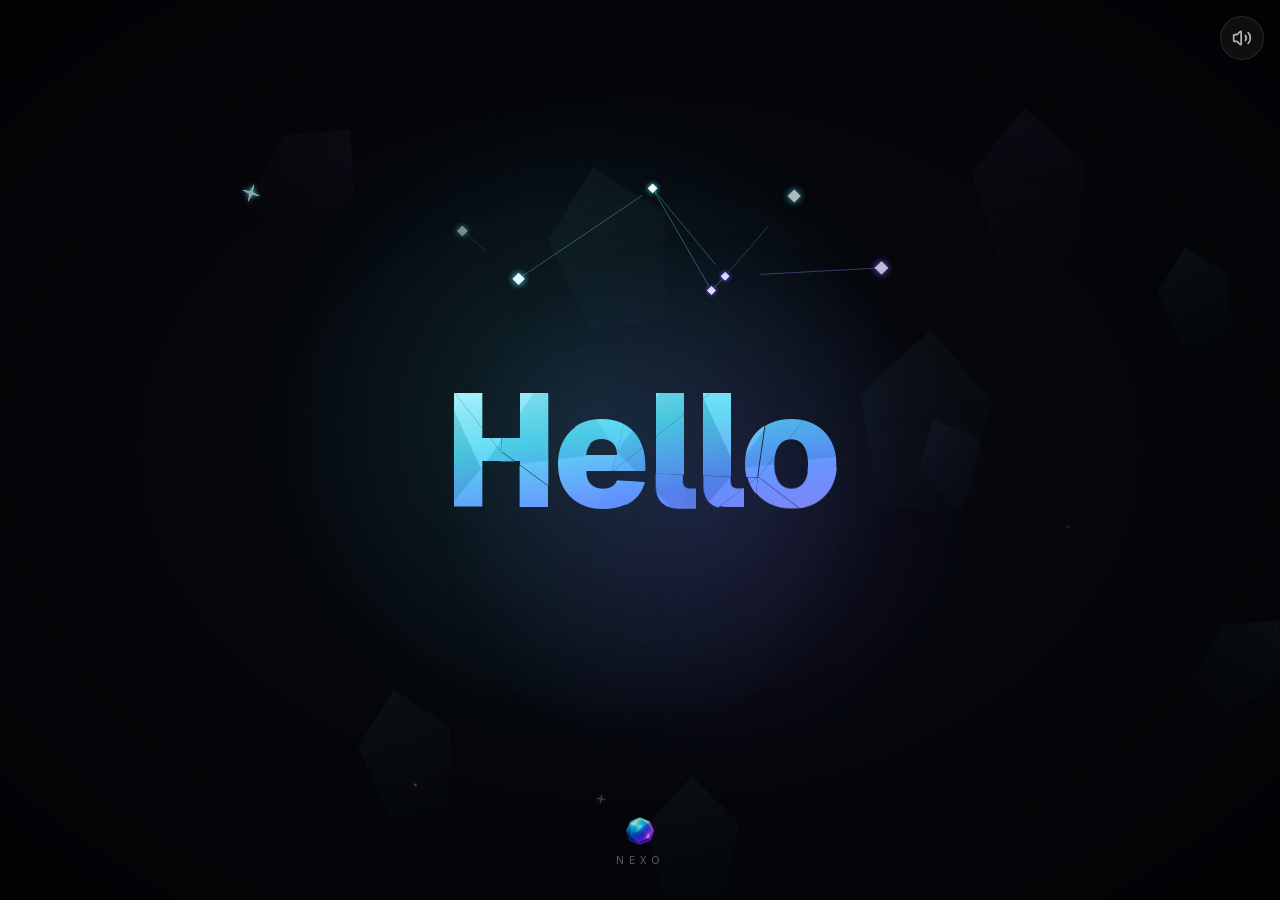
<file: settings/index.html>
<!DOCTYPE html><html lang="de" class="dark geist_a71539c9-module__T19VSG__variable geist_mono_8d43a2aa-module__8Li5zG__variable caveat_f4b61a99-module__qhs43G__variable h-full antialiased"><head><meta charSet="utf-8"/><meta name="viewport" content="width=device-width, initial-scale=1, viewport-fit=cover"/><link rel="preload" href="/_next/static/media/797e433ab948586e-s.p.0r6juujl39pe6.woff2" as="font" crossorigin="" type="font/woff2"/><link rel="preload" href="/_next/static/media/a85fe84266768609-s.p.0h6ig86gwutp4.woff2" as="font" crossorigin="" type="font/woff2"/><link rel="preload" href="/_next/static/media/caa3a2e1cccd8315-s.p.0wgildi0cnwt9.woff2" as="font" crossorigin="" type="font/woff2"/><link rel="preload" as="image" href="/crystal.png"/><link rel="stylesheet" href="/_next/static/chunks/04khlw2bsgxee.css" data-precedence="next"/><link rel="stylesheet" href="/_next/static/chunks/18uikdb6wja9i.css" data-precedence="next"/><link rel="stylesheet" href="/_next/static/chunks/1_z8bjdv9g41i.css" data-precedence="next"/><link rel="preload" as="script" fetchPriority="low" href="/_next/static/chunks/0rqmg49wirni2.js"/><script src="/_next/static/chunks/2i51e627rllld.js" async=""></script><script src="/_next/static/chunks/13mygkiy-sgj0.js" async=""></script><script src="/_next/static/chunks/1ib4xohwn_uib.js" async=""></script><script src="/_next/static/chunks/turbopack-1xsj3ijd8hkog.js" async=""></script><script src="/_next/static/chunks/2uc9e_9ecuros.js" async=""></script><script src="/_next/static/chunks/3tie-uyjdk5lp.js" async=""></script><script src="/_next/static/chunks/333iidkz19foh.js" async=""></script><script src="/_next/static/chunks/0gdm_7kdql0em.js" async=""></script><script src="/_next/static/chunks/3rxwxcda2o2aa.js" async=""></script><script src="/_next/static/chunks/21gkatn-syt3t.js" async=""></script><script src="/_next/static/chunks/3nl4oasslo-i-.js" async=""></script><script src="/_next/static/chunks/3oktc-5a0-7vg.js" async=""></script><script src="/_next/static/chunks/2i873cttck-g4.js" async=""></script><script src="/_next/static/chunks/1rcsd5vnk_sfx.js" async=""></script><script src="/_next/static/chunks/1guqfjhjyr0w4.js" async=""></script><script src="/_next/static/chunks/3259_ziqbqms8.js" async=""></script><script src="/_next/static/chunks/01-sd92_25qro.js" async=""></script><script src="/_next/static/chunks/36nxclthl_ehh.js" async=""></script><script src="/_next/static/chunks/2ivs1idp0bdpu.js" async=""></script><script src="/_next/static/chunks/30diy0gmckb3-.js" async=""></script><meta name="theme-color" content="#0a0a0a"/><meta name="color-scheme" content="dark"/><title>Nexo</title><meta name="description" content="Nexo ist deine kostenlose Schul-App: Stundenplan, Hausaufgaben, Notizen mit Stift, Noten und Planer an einem Ort. Alles bleibt auf deinem Gerät – ohne Konto, ohne Werbung, auch offline."/><meta name="application-name" content="Nexo"/><link rel="manifest" href="/manifest.webmanifest"/><meta name="keywords" content="Schul-App,Stundenplan,Hausaufgaben,Notizen,Noten,Planer,Schule,offline"/><meta name="google-site-verification" content="q62KNZA9tdDv4IZWB9Q8J-BwRxZVMETvucuHafcso_k"/><meta name="google-site-verification" content="Vy8iLFh-w-jxbNN5xSrBkBcuiUnUKpoh8qIJMu3uRIo"/><meta name="mobile-web-app-capable" content="yes"/><meta name="apple-mobile-web-app-title" content="Nexo"/><meta name="apple-mobile-web-app-status-bar-style" content="black-translucent"/><meta property="og:title" content="Nexo"/><meta property="og:description" content="Nexo ist deine kostenlose Schul-App: Stundenplan, Hausaufgaben, Notizen mit Stift, Noten und Planer an einem Ort. Alles bleibt auf deinem Gerät – ohne Konto, ohne Werbung, auch offline."/><meta property="og:url" content="https://nexo-official.github.io/"/><meta property="og:site_name" content="Nexo"/><meta property="og:locale" content="de_DE"/><meta property="og:image" content="https://nexo-official.github.io/icon-512.png"/><meta property="og:image:width" content="512"/><meta property="og:image:height" content="512"/><meta property="og:image:alt" content="Nexo"/><meta property="og:type" content="website"/><meta name="twitter:card" content="summary"/><meta name="twitter:title" content="Nexo"/><meta name="twitter:description" content="Nexo ist deine kostenlose Schul-App: Stundenplan, Hausaufgaben, Notizen mit Stift, Noten und Planer an einem Ort. Alles bleibt auf deinem Gerät – ohne Konto, ohne Werbung, auch offline."/><meta name="twitter:image" content="https://nexo-official.github.io/icon-512.png"/><link rel="icon" href="/icon.png?icon.0kevs3wyk-muc.png" sizes="512x512" type="image/png"/><link rel="apple-touch-icon" href="/apple-icon.png?apple-icon.0-7ggz6d2srgz.png" sizes="180x180" type="image/png"/><meta name="next-size-adjust" content=""/><script src="/_next/static/chunks/0cz1d0mv5g_q7.js" noModule=""></script></head><body class="h-full overflow-hidden"><div hidden=""><!--$--><!--/$--></div><div aria-hidden="true" class="nexo-boot"><img src="/crystal.png" alt="" class="nexo-boot-mark" draggable="false"/><span class="nexo-boot-line"></span><span class="nexo-boot-hi"></span></div><script>(self.__next_s=self.__next_s||[]).push([0,{"children":"(function(){try{\nvar d=document.documentElement;\nif(localStorage.getItem(\"nexo:onboarded\")!==\"1\")return;\nvar inst=false||matchMedia(\"(display-mode: standalone)\").matches||navigator.standalone===true;\nif(!inst||sessionStorage.getItem(\"nexo:booted\")){d.setAttribute(\"data-no-boot\",\"\");return;}\nsessionStorage.setItem(\"nexo:booted\",\"1\");\nif(sessionStorage.getItem(\"nexo:greeted\"))return;\nvar p=JSON.parse(localStorage.getItem(\"nexo:profile\")||\"{}\");\nvar n=(p.firstName||\"\").trim();if(!n)return;\nsessionStorage.setItem(\"nexo:greeted\",\"1\");\nvar h={\"de\":{\"m\":\"Guten Morgen, {name}\",\"d\":\"Hallo, {name}\",\"e\":\"Guten Abend, {name}\"},\"en\":{\"m\":\"Good morning, {name}\",\"d\":\"Hi, {name}\",\"e\":\"Good evening, {name}\"},\"fr\":{\"m\":\"Bonjour, {name}\",\"d\":\"Salut, {name}\",\"e\":\"Bonsoir, {name}\"},\"es\":{\"m\":\"Buenos días, {name}\",\"d\":\"Hola, {name}\",\"e\":\"Buenas noches, {name}\"},\"ja\":{\"m\":\"おはよう、{name}\",\"d\":\"こんにちは、{name}\",\"e\":\"こんばんは、{name}\"}};var g=h[localStorage.getItem(\"nexo:locale\")]||h.de;\nvar hr=new Date().getHours();var t=(hr\u003e=5\u0026\u0026hr\u003c11?g.m:hr\u003e=17||hr\u003c5?g.e:g.d).replace(\"{name}\",n);\nd.style.setProperty(\"--boot-hi\",JSON.stringify(t));d.setAttribute(\"data-boot-greet\",\"\");\n}catch(e){}})();","id":"nexo-boot-greet"}])</script><div class="pointer-events-none fixed left-0 top-0 z-50 pl-5 pt-5 sm:pl-8 sm:pt-7"><div class="pointer-events-auto"><div class="relative"><div class="relative transition-[transform,opacity] duration-[450ms] ease-[cubic-bezier(0.22,0.61,0.36,1)]" style="transform:scale(1);transform-origin:top left;opacity:1"><button type="button" aria-label="Menü" data-tour="menu" aria-expanded="false" class="relative flex h-14 items-center rounded-lg outline-none focus-visible:ring-2 focus-visible:ring-ring"><div class="size-14 shrink-0" aria-hidden="true"></div></button><div id="nexo-crystal" aria-hidden="true" class="pointer-events-none absolute left-0 top-0 z-10 will-change-transform" style="width:56px;height:56px;transform:translateX(-6px);transform-origin:0% 0% 0"><img src="/crystal.png" alt="" aria-hidden="true" draggable="false" class="select-none object-contain size-full"/></div><div aria-hidden="true" class="pointer-events-none absolute left-0 top-0 z-10 whitespace-nowrap" style="opacity:0;transform:translateX(66px) translateY(28px)"><span class="block -translate-y-1/2 font-semibold leading-none tracking-tight text-foreground" style="font-size:1.5rem">Einstellungen</span></div><div aria-hidden="true" class="absolute left-0 top-0 flex flex-col" style="pointer-events:none;visibility:hidden"><div aria-hidden="true" class="pointer-events-none absolute -inset-x-8 -inset-y-4 backdrop-blur-[3px] [mask-image:linear-gradient(to_right,transparent,black_22%,black_78%,transparent),linear-gradient(to_bottom,transparent,black_14%,black_86%,transparent)] [mask-composite:intersect] [-webkit-mask-image:linear-gradient(to_right,transparent,black_22%,black_78%,transparent),linear-gradient(to_bottom,transparent,black_14%,black_86%,transparent)] [-webkit-mask-composite:source-in]" style="opacity:0"></div><button type="button" data-tour="menu-settings" class="group relative flex h-14 items-center gap-3 text-left" style="opacity:0;transform:translateY(-8px)"><span class="relative grid size-11 shrink-0 place-items-center overflow-hidden rounded-full bg-surface-2 text-sm font-semibold text-muted ring-1 ring-border transition-[opacity,color] duration-300 group-hover:text-foreground opacity-0"></span><span class="text-lg font-semibold tracking-tight text-muted transition-colors group-hover:text-accent opacity-0">Einstellungen</span></button><button type="button" data-tour="menu-workspace" class="group relative flex h-12 items-center text-left" style="opacity:0;transform:translateY(-8px)"><span class="text-2xl font-semibold tracking-tight transition-colors duration-200 text-muted group-hover:text-accent">Workspace</span></button><button type="button" data-tour="menu-school" class="group relative flex h-12 items-center text-left" style="opacity:0;transform:translateY(-8px)"><span class="text-2xl font-semibold tracking-tight transition-colors duration-200 text-muted group-hover:text-accent">Schule</span></button><button type="button" data-tour="menu-planner" class="group relative flex h-12 items-center text-left" style="opacity:0;transform:translateY(-8px)"><span class="text-2xl font-semibold tracking-tight transition-colors duration-200 text-muted group-hover:text-accent">Planer</span></button><button type="button" data-tour="menu-progress" class="group relative flex h-12 items-center text-left" style="opacity:0;transform:translateY(-8px)"><span class="text-2xl font-semibold tracking-tight transition-colors duration-200 text-muted group-hover:text-accent">Fortschritt</span></button><button type="button" data-tour="menu-nexoAi" class="group relative flex h-12 items-center text-left" style="opacity:0;transform:translateY(-8px)"><span class="text-2xl font-semibold tracking-tight transition-colors duration-200 text-muted group-hover:text-accent">Nexo AI</span><span class="ml-2 self-center text-xs font-medium text-faint">bald</span></button><button type="button" data-tour="menu-community" class="group relative flex h-12 items-center text-left" style="opacity:0;transform:translateY(-8px)"><span class="text-2xl font-semibold tracking-tight transition-colors duration-200 text-muted group-hover:text-accent">Community</span><span class="ml-2 self-center text-xs font-medium text-faint">bald</span></button></div></div></div></div></div><main class="h-full"><div class="h-dvh"></div><!--$--><!--/$--></main><div aria-hidden="true" class="pointer-events-none fixed inset-0 z-[180]"></div><script src="/_next/static/chunks/0rqmg49wirni2.js" id="_R_" async=""></script><script>(self.__next_f=self.__next_f||[]).push([0])</script><script>self.__next_f.push([1,"1:\"$Sreact.fragment\"\n2:I[78384,[\"/_next/static/chunks/2uc9e_9ecuros.js\",\"/_next/static/chunks/3tie-uyjdk5lp.js\",\"/_next/static/chunks/333iidkz19foh.js\",\"/_next/static/chunks/0gdm_7kdql0em.js\",\"/_next/static/chunks/3rxwxcda2o2aa.js\",\"/_next/static/chunks/21gkatn-syt3t.js\",\"/_next/static/chunks/3nl4oasslo-i-.js\",\"/_next/static/chunks/3oktc-5a0-7vg.js\",\"/_next/static/chunks/2i873cttck-g4.js\",\"/_next/static/chunks/1rcsd5vnk_sfx.js\"],\"BootSplash\"]\n3:I[79520,[\"/_next/static/chunks/2uc9e_9ecuros.js\",\"/_next/static/chunks/3tie-uyjdk5lp.js\",\"/_next/static/chunks/333iidkz19foh.js\",\"/_next/static/chunks/0gdm_7kdql0em.js\",\"/_next/static/chunks/3rxwxcda2o2aa.js\",\"/_next/static/chunks/21gkatn-syt3t.js\",\"/_next/static/chunks/3nl4oasslo-i-.js\",\"/_next/static/chunks/3oktc-5a0-7vg.js\",\"/_next/static/chunks/2i873cttck-g4.js\",\"/_next/static/chunks/1rcsd5vnk_sfx.js\"],\"\"]\n5:I[5748,[\"/_next/static/chunks/2uc9e_9ecuros.js\",\"/_next/static/chunks/3tie-uyjdk5lp.js\",\"/_next/static/chunks/333iidkz19foh.js\",\"/_next/static/chunks/0gdm_7kdql0em.js\",\"/_next/static/chunks/3rxwxcda2o2aa.js\",\"/_next/static/chunks/21gkatn-syt3t.js\",\"/_next/static/chunks/3nl4oasslo-i-.js\",\"/_next/static/chunks/3oktc-5a0-7vg.js\",\"/_next/static/chunks/2i873cttck-g4.js\",\"/_next/static/chunks/1rcsd5vnk_sfx.js\"],\"MotionSetup\"]\n6:I[59256,[\"/_next/static/chunks/2uc9e_9ecuros.js\",\"/_next/static/chunks/3tie-uyjdk5lp.js\",\"/_next/static/chunks/333iidkz19foh.js\",\"/_next/static/chunks/0gdm_7kdql0em.js\",\"/_next/static/chunks/3rxwxcda2o2aa.js\",\"/_next/static/chunks/21gkatn-syt3t.js\",\"/_next/static/chunks/3nl4oasslo-i-.js\",\"/_next/static/chunks/3oktc-5a0-7vg.js\",\"/_next/static/chunks/2i873cttck-g4.js\",\"/_next/static/chunks/1rcsd5vnk_sfx.js\"],\"AppMenu\"]\n7:I[39756,[\"/_next/static/chunks/2uc9e_9ecuros.js\",\"/_next/static/chunks/3tie-uyjdk5lp.js\",\"/_next/static/chunks/333iidkz19foh.js\",\"/_next/static/chunks/0gdm_7kdql0em.js\",\"/_next/static/chunks/3rxwxcda2o2aa.js\",\"/_next/static/chunks/21gkatn-syt3t.js\",\"/_next/static/chunks/3nl4oasslo-i-.js\",\"/_next/static/chunks/3oktc-5a0-7vg.js\",\"/_next/static/chunks/2i873cttck-g4.js\",\"/_next/static/chunks/1rcsd5vnk_sfx.js\"],\"default\"]\n8:I[58298,[\"/_next/static/chunks/2uc9e_9ecuros.js\",\"/_next/static/chunks/3tie-uyjdk5lp.js\",\"/_next/static/chunks/333iidkz19foh.js\",\"/_next/static/chunks/0gdm_7kdql0em.js\",\"/_next/static/chunks/3rxwxcda2o2aa.js\",\"/_next/static/chunks/21gkatn-syt3t.js\",\"/_next/static/chunks/3nl4oasslo-i-.js\",\"/_next/static/chunks/3oktc-5a0-7vg.js\",\"/_next/static/chunks/2i873cttck-g4.js\",\"/_next/static/chunks/1rcsd5vnk_sfx.js\",\"/_next/static/chunks/1guqfjhjyr0w4.js\"],\"default\"]\n9:I[37457,[\"/_next/static/chunks/2uc9e_9ecuros.js\",\"/_next/static/chunks/3tie-uyjdk5lp.js\",\"/_next/static/chunks/333iidkz19foh.js\",\"/_next/static/chunks/0gdm_7kdql0em.js\",\"/_next/static/chunks/3rxwxcda2o2aa.js\",\"/_next/static/chunks/21gkatn-syt3t.js\",\"/_next/static/chunks/3nl4oasslo-i-.js\",\"/_next/static/chunks/3oktc-5a0-7vg.js\",\"/_next/static/chunks/2i873cttck-g4.js\",\"/_next/static/chunks/1rcsd5vnk_sfx.js\"],\"default\"]\n26:I[63491,[\"/_next/static/chunks/2uc9e_9ecuros.js\",\"/_next/static/chunks/3tie-uyjdk5lp.js\",\"/_next/static/chunks/333iidkz19foh.js\",\"/_next/static/chunks/0gdm_7kdql0em.js\",\"/_next/static/chunks/3rxwxcda2o2aa.js\",\"/_next/static/chunks/21gkatn-syt3t.js\",\"/_next/static/chunks/3nl4oasslo-i-.js\",\"/_next/static/chunks/3oktc-5a0-7vg.js\",\"/_next/static/chunks/2i873cttck-g4.js\",\"/_next/static/chunks/1rcsd5vnk_sfx.js\",\"/_next/static/chunks/3259_ziqbqms8.js\"],\"default\"]\n:HL[\"/_next/static/chunks/04khlw2bsgxee.css\",\"style\"]\n:HL[\"/_next/static/chunks/18uikdb6wja9i.css\",\"style\"]\n:HL[\"/_next/static/chunks/1_z8bjdv9g41i.css\",\"style\"]\n:HL[\"/_next/static/media/797e433ab948586e-s.p.0r6juujl39pe6.woff2\",\"font\",{\"crossOrigin\":\"\",\"type\":\"font/woff2\"}]\n:HL[\"/_next/static/media/a85fe84266768609-s.p.0h6ig86gwutp4.woff2\",\"font\",{\"crossOrigin\":\"\",\"type\":\"font/woff2\"}]\n:HL[\"/_next/static/media/caa3a2e1cccd8315-s.p.0wgildi0cnwt9.woff2\",\"font\",{\"crossOrigin\":\"\",\"type\":\"font/woff2\"}]\n4:T4b4,(function(){try{\nvar d=document.documentElement;\nif(localStorage.getItem(\"nexo:onboarded\")!==\"1\")return;\nvar inst=false||matchMedia(\"(display-mode: standalone)\").matches||navigator.standalone===true;\nif(!inst||sessionStorage.getItem(\"nexo:booted\")){d.setAttribute(\"data-no-boot\",\"\");return;}\nsessionStorage.setItem(\"nexo:booted\",\"1\");\nif(sessionStorage.getItem(\"nexo:greeted\"))return;\nvar p=JSON.parse(localStorage.getItem(\"nexo:profile\")||\"{}\");\nvar n=(p.firstName||\"\").trim();if(!n)return;\nsessionStorage.setItem(\"nexo:greeted\",\"1\");\nvar h={\"de\":{\"m\":\"Guten Morgen, {name}\",\"d\":\"Hallo, {name}\",\"e\":\"Guten Abend, {name}\"},\"en\":{\"m\":\"Good morning, {name}\",\"d\":\"Hi, {name}\",\"e\":\"Good evening, {name}\"},\"fr\":{\"m\":\"Bonjour, {name}\",\"d\":\"Salut, {name}\",\"e\":\"Bonsoir, {name}\"},\"es\":{\"m\":\"Buenos días, {name}\",\"d\":\"Hola, {name}\",\"e\":\"Buenas noches, {name}\"},\"ja\":{\"m\":\"おはよう、{name}\",\"d\":\"こんにちは、{name}\",\"e\":\"こんばんは、{name}\"}};var g=h[localStorage.getItem(\"nexo:locale\")]||h.de;\nvar hr=new Date().getHours();var t=(hr\u003e=5\u0026\u0026hr\u003c11?g.m:hr\u003e=17||hr\u003c5?g.e:g.d).replace(\"{name}\",n);\nd.style.setProperty(\"--boot-hi\",JSON.stringify(t));d.setAttribute(\"data-boot-greet\",\"\");\n}catch(e){}})();24:X\n0:{\"P\":null,\"c\":[\"\",\"settings\",\"\"],\"q\":\"\",\"i\":false,\"f\":[[[\"\",{\"children\":[\"settings\",{\"children\":[\"__PAGE__\",{},\"$undefined\",\"$undefined\",4608]},\"$undefined\",\"$undefined\",4608]},\"$undefined\",\"$undefined\",4624],[[\"$\",\"$1\",\"c\",{\"children\":[[[\"$\",\"link\",\"0\",{\"rel\":\"stylesheet\",\"href\":\"/_next/static/chunks/04khlw2bsgxee.css\",\"precedence\":\"next\",\"crossOrigin\":\"$undefined\",\"nonce\":\"$undefined\"}],[\"$\",\"link\",\"1\",{\"rel\":\"stylesheet\",\"href\":\"/_next/static/chunks/18uikdb6wja9i.css\",\"precedence\":\"next\",\"crossOrigin\":\"$undefined\",\"nonce\":\"$undefined\"}],[\"$\",\"link\",\"2\",{\"rel\":\"stylesheet\",\"href\":\"/_next/static/chunks/1_z8bjdv9g41i.css\",\"precedence\":\"next\",\"crossOrigin\":\"$undefined\",\"nonce\":\"$undefined\"}],[\"$\",\"script\",\"script-0\",{\"src\":\"/_next/static/chunks/2uc9e_9ecuros.js\",\"async\":true,\"nonce\":\"$undefined\"}],[\"$\",\"script\",\"script-1\",{\"src\":\"/_next/static/chunks/3tie-uyjdk5lp.js\",\"async\":true,\"nonce\":\"$undefined\"}],[\"$\",\"script\",\"script-2\",{\"src\":\"/_next/static/chunks/333iidkz19foh.js\",\"async\":true,\"nonce\":\"$undefined\"}],[\"$\",\"script\",\"script-3\",{\"src\":\"/_next/static/chunks/0gdm_7kdql0em.js\",\"async\":true,\"nonce\":\"$undefined\"}],[\"$\",\"script\",\"script-4\",{\"src\":\"/_next/static/chunks/3rxwxcda2o2aa.js\",\"async\":true,\"nonce\":\"$undefined\"}],[\"$\",\"script\",\"script-5\",{\"src\":\"/_next/static/chunks/21gkatn-syt3t.js\",\"async\":true,\"nonce\":\"$undefined\"}],[\"$\",\"script\",\"script-6\",{\"src\":\"/_next/static/chunks/3nl4oasslo-i-.js\",\"async\":true,\"nonce\":\"$undefined\"}],[\"$\",\"script\",\"script-7\",{\"src\":\"/_next/static/chunks/3oktc-5a0-7vg.js\",\"async\":true,\"nonce\":\"$undefined\"}],[\"$\",\"script\",\"script-8\",{\"src\":\"/_next/static/chunks/2i873cttck-g4.js\",\"async\":true,\"nonce\":\"$undefined\"}],[\"$\",\"script\",\"script-9\",{\"src\":\"/_next/static/chunks/1rcsd5vnk_sfx.js\",\"async\":true,\"nonce\":\"$undefined\"}]],[\"$\",\"html\",null,{\"lang\":\"de\",\"suppressHydrationWarning\":true,\"className\":\"dark geist_a71539c9-module__T19VSG__variable geist_mono_8d43a2aa-module__8Li5zG__variable caveat_f4b61a99-module__qhs43G__variable h-full antialiased\",\"children\":[\"$\",\"body\",null,{\"className\":\"h-full overflow-hidden\",\"children\":[[\"$\",\"$L2\",null,{}],[\"$\",\"$L3\",null,{\"id\":\"nexo-boot-greet\",\"strategy\":\"beforeInteractive\",\"children\":\"$4\"}],[\"$\",\"$L5\",null,{\"children\":[[\"$\",\"div\",null,{\"className\":\"pointer-events-none fixed left-0 top-0 z-50 pl-5 pt-5 sm:pl-8 sm:pt-7\",\"children\":[\"$\",\"div\",null,{\"className\":\"pointer-events-auto\",\"children\":[\"$\",\"$L6\",null,{}]}]}],[\"$\",\"main\",null,{\"className\":\"h-full\",\"children\":[\"$\",\"$L7\",null,{\"parallelRouterKey\":\"children\",\"error\":\"$8\",\"errorStyles\":[],\"errorScripts\":[[\"$\",\"script\",\"script-0\",{\"src\":\"/_next/static/chunks/1guqfjhjyr0w4.js\",\"async\":true,\"nonce\":\"$undefined\"}]],\"template\":[\"$\",\"$L9\",null,{}],\"templateStyles\":\"$undefined\",\"templateScripts\":\"$undefined\",\"notFound\":[[[\"$\",\"title\",null,{\"children\":\"404: This page could not be found.\"}],[\"$\",\"div\",null,{\"style\":{\"fontFamily\":\"system-ui,\\\"Segoe UI\\\",Roboto,Helvetica,Arial,sans-serif,\\\"Apple Color Emoji\\\",\\\"Segoe UI Emoji\\\"\",\"height\":\"100vh\",\"textAlign\":\"center\",\"display\":\"flex\",\"flexDirection\":\"column\",\"alignItems\":\"center\",\"justifyContent\":\"center\"},\"children\":[\"$\",\"div\",null,{\"children\":[[\"$\",\"style\",null,{\"dangerouslySetInnerHTML\":{\"__html\":\"body{color:#000;background:#fff;margin:0}.next-error-h1{border-right:1px solid rgba(0,0,0,.3)}@media (prefers-color-scheme:dark){body{color:#fff;background:#000}.next-error-h1{border-right:1px solid rgba(255,255,255,.3)}}\"}}],\"$La\",\"$Lb\"]}]}]],[]],\"forbidden\":\"$undefined\",\"unauthorized\":\"$undefined\"}]}],\"$Lc\",\"$Ld\",\"$Le\",\"$Lf\",\"$L10\",\"$L11\",\"$L12\",\"$L13\",\"$L14\",\"$L15\",\"$L16\",\"$L17\",\"$L18\",\"$L19\",\"$L1a\",\"$L1b\",\"$L1c\",\"$L1d\",\"$L1e\"]}],\"$L1f\",\"$L20\",\"$L21\"]}]}]]}],{\"children\":[\"$L22\",{\"children\":[\"$L23\",{},null,false,null]},null,false,\"$24\"]},null,false,null],\"$L25\",false]],\"m\":\"$undefined\",\"G\":[\"$26\",[\"$L27\",\"$L28\",\"$L29\"]],\"S\":true,\"h\":null,\"r\":\"$undefined\",\"s\":\"$undefined\",\"a\":\"$undefined\",\"l\":\"$undefined\",\"p\":\"$undefined\",\"d\":\"$undefined\",\"b\":\"VzhujhoLxcGmxuNbGzMb0\"}\n2a:I[42638,[\"/_next/static/chunks/2uc9e_9ecuros.js\",\"/_next/static/chunks/3tie-uyjdk5lp.js\",\"/_next/static/chunks/333iidkz19foh.js\",\"/_next/static/chunks/0gdm_7kdql0em.js\",\"/_next/static/chunks/3rxwxcda2o2aa.js\",\"/_next/static/chunks/21gkatn-syt3t.js\",\"/_next/static/chunks/3nl4oasslo-i-.js\",\"/_next/static/chunks/3oktc-5a0-7vg.js\",\"/_next/static/chunks/2i873cttck-g4.js\",\"/_next/static/chunks/1rcsd5vnk_sfx.js\"],\"BackToWorkspace\"]\n2b:I[83826,[\"/_next/static/chunks/2uc9e_9ecuros.js\",\"/_next/static/chunks/3tie-uyjdk5lp.js\",\"/_next/static/chunks/333iidkz19foh.js\",\"/_next/static/chunks/0gdm_7kdql0em.js\",\"/_next/static/chunks/3rxwxcda2o2aa.js\",\"/_next/static/chunks/21gkatn-syt3t.js\",\"/_next/static/chunks/3nl4oasslo-i-.js\",\"/_next/static/chunks/3oktc-5a0-7vg.js\",\"/_next/static/chunks/2i873cttck-g4.js\",\"/_next/static/chunks/1rcsd5vnk_sfx.js\"],\"UndoToast\"]\n2c:I[902,[\"/_next/static/chunks/2uc9e_9ecuros.js\",\"/_next/static/chunks/3tie-uyjdk5lp.js\",\"/_next/static/chunks/333iidkz19foh.js\",\"/_next/static/chunks/0gdm_7kdql0em.js\",\"/_next/static/chunks/3rxwxcda2o2aa.js\",\"/_next/static/chunks/21gkatn-syt3t.js\",\"/_next/static/chunks/3nl4oasslo-i-.js\",\"/_next/static/chunks/3oktc-5a0-7vg.js\",\"/_next/static/chunks/2i873cttck-g4.js\",\"/_next/static/chunks/1rcsd5vnk_sfx.js\"],\"BackupReminder\"]\n2d:I[54981,[\"/_next/static/chunks/2uc9e_9ecuros.js\",\"/_next/static/chunks/3tie-uyjdk5lp.js\",\"/_next/static/chunks/333iidkz19foh.js\",\"/_next/static/chunks/0gdm_7kdql0em.js\",\"/_next/static/chunks/3rxwxcda2o2aa.js\",\"/_next/static/chunks/21gkatn-syt3t.js\",\"/_next/static/chunks/3nl4oasslo-i-.js\",\"/_next/static/chunks/3oktc-5a0-7vg.js\",\"/_next/static/chunks/2i873cttck-g4.js\",\"/_next/static/chunks/1rcsd5vnk_sfx.js\"],\"Onboarding\"]\n2e:I[29766,[\"/_next/static/chunks/2uc9e_9ecuros.js\",\"/_next/static/chunks/3tie-uyjdk5lp.js\",\"/_next/static/chunks/333iidkz19foh.js\",\"/_next/static/chunks/0gdm_7kdql0em.js\",\"/_next/static/chunks/3rxwxcda2o2aa.js\",\"/_next/static/chunks/21gkatn-syt3t.js\",\"/_next/static/chunks/3nl4oasslo-i-.js\",\"/_next/static/chunks/3oktc-5a0-7vg.js\",\"/_next/static/chunks/2i873cttck-g4.js\",\"/_next/static/chunks/1rcsd5vnk_sfx.js\"],\"TourOverlay\"]\n2f:I[33392,[\"/_next/static/chunks/2uc9e_9ecuros.js\",\"/_next/static/chunks/3tie-uyjdk5lp.js\",\"/_next/static/chunks/333iidkz19foh.js\",\"/_next/static/chunks/0gdm_7kdql0em.js\",\"/_next/static/chunks/3rxwxcda2o2aa.js\",\"/_next/static/chunks/21gkatn-syt3t.js\",\"/_next/static/chunks/3nl4oasslo-i-.js\",\"/_next/static/chunks/3oktc-5a0-7vg.js\",\"/_next/static/chunks/2i873cttck-g4.js\",\"/_next/static/chunks/1rcsd5vnk_sfx.js\"],\"HoverHint\"]\n30:I[83347,[\"/_next/static/chunks/2uc9e_9ecuros.js\",\"/_next/static/chunks/3tie-uyjdk5lp.js\",\"/_next/static/chunks/333iidkz19foh.js\",\"/_next/static/chunks/0gdm_7kdql0em.js\",\"/_next/static/chunks/3rxwxcda2o2aa.js\",\"/_next/static/chunks/21gkatn-syt3t.js\",\"/_next/static/chunks/3nl4oasslo-i-.js\",\"/_next/static/chunks/3oktc-5a0-7vg.js\",\"/_next/static/chunks/2i873cttck-g4.js\",\"/_next/static/chunks/1rcsd5vnk_sfx.js\"],\"PenHover\"]\n31:I[71241,[\"/_next/static/chunks/2uc9e_9ecuros.js\",\"/_next/static/chunks/3tie-uyjdk5lp.js\",\"/_next/static/chunks/333iidkz19foh.js\",\"/_next/static/chunks/0gdm_7kdql0em.js\",\"/_next/static/chunks/3rxwxcda2o2aa.js\",\"/_next/static/chunks/21gkatn-syt3t.js\",\"/_next/static/chunks/3nl4oasslo-i-.js\",\"/_next/static/chunks/3oktc-5a0-7vg.js\",\"/_next/static/chunks/2i873cttck-g4.js\",\"/_next/static/chunks/1rcsd5vnk_sfx.js\"],\"CheckBurst\"]\n32:I[97630,[\"/_next/static/chunks/2uc9e_9ecuros.js\",\"/_next/static/chunks/3tie-uyjdk5lp.js\",\"/_next/static/chunks/333iidkz19foh.js\",\"/_next/static/chunks/0gdm_7kdql0em.js\",\"/_next/static/chunks/3rxwxcda2o2aa.js\",\"/_next/static/chunks/21gkatn-syt3t.js\",\"/_next/static/chunks/3nl4oasslo-i-.js\",\"/_next/static/chunks/3oktc-5a0-7vg.js\",\"/_next/static/chunks/2i873cttck-g4.js\",\"/_next/static/chunks/1rcsd5vnk_sfx.js\"],\"QuickHomeworkHost\"]\n33:I[26009,[\"/_next/static/chunks/2uc9e_9ecuros.js\",\"/_next/static/chunks/3tie-uyjdk5lp.js\",\"/_next/static/chunks/333iidkz19foh.js\",\"/_next/static/chunks/0gdm_7kdql0em.js\",\"/_next/static/chunks/3rxwxcda2o2aa.js\",\"/_next/static/chunks/21gkatn-syt3t.js\",\"/_next/static/chunks/3nl4oasslo-i-.js\",\"/_next/static/chunks/3oktc-5a0-7vg.js\",\"/_next/static/chunks/2i873cttck-g4.js\",\"/_next/static/chunks/1rcsd5vnk_sfx.js\"],\"CommandPalette\"]\n34:I[17892,[\"/_next/static/chunks/2uc9e_9ecuros.js\",\"/_next/static/chunks/3tie-uyjdk5lp.js\",\"/_next/static/chunks/333iidkz19foh.js\",\"/_next/static/chunks/0gdm_7kdql0em.js\",\"/_next/static/chunks/3rxwxcda2o2aa.js\",\"/_next/static/chunks/21gkatn-syt3t.js\",\"/_next/static/chunks/3nl4oasslo-i-.js\",\"/_next/static/chunks/3oktc-5a0-7vg.js\",\"/_next/static/chunks/2i873cttck-g4.js\",\"/_next/static/chunks/1rcsd5vnk_sfx.js\"],\"PullToSearch\"]\n35:I[43672,[\"/_next/static/chunks/2uc9e_9ecuros.js\",\"/_next/static/chunks/3tie-uyjdk5lp.js\",\"/_next/static/chunks/333iidkz19foh.js\",\"/_next/static/chunks/0gdm_7kdql0em.js\",\"/_next/static/chunks/3rxwxcda2o2aa.js\",\"/_next/static/chunks/21gkatn-syt3t.js\",\"/_next/static/chunks/3nl4oasslo-i-.js\",\"/_next/static/chunks/3oktc-5a0-7vg.js\",\"/_next/static/chunks/2i873cttck-g4.js\",\"/_next/static/chunks/1rcsd5vnk_sfx.js\"],\"ReminderHost\"]\n36:I[23246,[\"/_next/static/chunks/2uc9e_9ecuros.js\",\"/_next/static/chunks/3tie-uyjdk5lp.js\",\"/_next/static/chunks/333iidkz19foh.js\",\"/_next/static/chunks/0gdm_7kdql0em.js\",\"/_next/static/chunks/3rxwxcda2o2aa.js\",\"/_next/static/chunks/21gkatn-syt3t.js\",\"/_next/static/chunks/3nl4oasslo-i-.js\",\"/_next/static/chunks/3oktc-5a0-7vg.js\",\"/_next/static/chunks/2i873cttck-g4.js\",\"/_next/static/chunks/1rcsd5vnk_sfx.js\"],\"StudyHost\"]\n37:I[38363,[\"/_next/static/chunks/2uc9e_9ecuros.js\",\"/_next/static/chunks/3tie-uyjdk5lp.js\",\"/_next/static/chunks/333iidkz19foh.js\",\"/_next/static/chunks/0gdm_7kdql0em.js\",\"/_next/static/chunks/3rxwxcda2o2aa.js\",\"/_next/static/chunks/21gkatn-syt3t.js\",\"/_next/static/chunks/3nl4oasslo-i-.js\",\"/_next/static/chunks/3oktc-5a0-7vg.js\",\"/_next/static/chunks/2i873cttck-g4.js\",\"/_next/static/chunks/1rcsd5vnk_sfx.js\"],\"TimerHost\"]\n38:I[45813,[\"/_next/static/chunks/2uc9e_9ecuros.js\",\"/_next/static/chunks/3tie-uyjdk5lp.js\",\"/_next/static/chunks/333iidkz19foh.js\",\"/_next/static/chunks/0gdm_7kdql0em.js\",\"/_next/static/chunks/3rxwxcda2o2aa.js\",\"/_next/static/chunks/21gkatn-syt3t.js\",\"/_next/static/chunks/3nl4oasslo-i-.js\",\"/_next/static/chunks/3oktc-5a0-7vg.js\",\"/_next/static/chunks/2i873cttck-g4.js\",\"/_next/static/chunks/1rcsd5vnk_sfx.js\"],\"NudgeHost\"]\n39:I[29778,[\"/_next/static/chunks/2uc9e_9ecuros.js\",\"/_next/static/chunks/3tie-uyjdk5lp.js\",\"/_next/static/chunks/333iidkz19foh.js\",\"/_next/static/chunks/0gdm_7kdql0em.js\",\"/_next/static/chunks/3rxwxcda2o2aa.js\",\"/_next/static/chunks/21gkatn-syt3t.js\",\"/_next/static/chunks/3nl4oasslo-i-.js\",\"/_next/static/chunks/3oktc-5a0-7vg.js\",\"/_next/static/chunks/2i873cttck-g4.js\",\"/_next/static/chunks/1rcsd5vnk_sfx.js\"],\"ReliabilityHost\"]\n3a:I[66452,[\"/_next/static/chunks/2uc9e_9ecuros.js\",\"/_next/static/chunks/3tie-uyjdk5lp.js\",\"/_next/static/chunks/333iidkz19foh.js\",\"/_next/static/chunks/0gdm_7kdql0em.js\",\"/_next/static/chunks/3rxwxcda2o2aa.js\",\"/_next/static/chunks/21gkatn-syt3t.js\",\"/_next/static/chunks/3nl4oasslo-i-.js\",\"/_next/static/chunks/3oktc-5a0-7vg.js\",\"/_next/static/chunks/2i873cttck-g4.js\",\"/_next/static/chunks/1rcsd5vnk_sfx.js\"],\"TiltHost\"]\n3b:I[72330,[\"/_next/static/chunks/2uc9e_9ecuros.js\",\"/_next/static/chunks/3tie-uyjdk5lp.js\",\"/_next/static/chunks/333iidkz19foh.js\",\"/_next/static/chunks/0gdm_7kdql0em.js\",\"/_next/static/chunks/3rxwxcda2o2aa.js\",\"/_next/static/chunks/21gkatn-syt3t.js\",\"/_next/static/chunks/3nl4oasslo-i-.js\",\"/_next/static/chunks/3oktc-5a0-7vg.js\",\"/_next/static/chunks/2i873cttck-g4.js\",\"/_next/static/chunks/1rcsd5vnk_sfx.js\"],\"ProgressHost\"]\n3c:I[54462,[\"/_next/static/chunks/2uc9e_9ecuros.js\",\"/_next/static/chunks/3tie-uyjdk5lp.js\",\"/_next/static/chunks/333iidkz19foh.js\",\"/_next/static/chunks/0gdm_7kdql0em.js\",\"/_next/static/chunks/3rxwxcda2o2aa.js\",\"/_next/static/chunks/21gkatn-syt3t.js\",\"/_next/static/chunks/3nl4oasslo-i-.js\",\"/_next/static/chunks/3oktc-5a0-7vg.js\",\"/_next/static/chunks/2i873cttck-g4.js\",\"/_next/static/chunks/1rcsd5vnk_sfx.js\"],\"AppRouteFix\"]\n3d:I[32489,[\"/_next/static/chunks/2uc9e_9ecuros.js\",\"/_next/static/chunks/3tie-uyjdk5lp.js\",\"/_next/static/chunks/333iidkz19foh.js\",\"/_next/static/chunks/0gdm_7kdql0em.js\",\"/_next/static/chunks/3rxwxcda2o2aa.js\",\"/_next/static/chunks/21gkatn-syt3t.js\",\"/_next/static/chunks/3nl4oasslo-i-.js\",\"/_next/static/chunks/3oktc-5a0-7vg.js\",\"/_next/static/chunks/2i873cttck-g4.js\",\"/_next/static/chunks/1rcsd5vnk_sfx.js\"],\"PerfGuard\"]\n3e:I[86737,[\"/_next/static/chunks/2uc9e_9ecuros.js\",\"/_next/static/chunks/3tie-uyjdk5lp.js\",\"/_next/static/chunks/333iidkz19foh.js\",\"/_next/static/chunks/0gdm_7kdql0em.js\",\"/_next/static/chunks/3rxwxcda2o2aa.js\",\"/_next/static/chunks/21gkatn-syt3t.js\",\"/_next/static/chunks/3nl4oasslo-i-.js\",\"/_next/static/chunks/3oktc-5a0-7vg.js\",\"/_next/static/chunks/2i873cttck-g4.js\",\"/_next/static/chunks/1rcsd5vnk_sfx.js\"],\"Warmup\"]\n3f:I[19280,[\"/_next/static/chunks/2uc9e_9ecuros.js\",\"/_next/static/chunks/3tie-uyjdk5lp.js\",\"/_next/static/chunks/333iidkz19foh.js\",\"/_next/static/chunks/0gdm_7kdql0em.js\",\"/_next/static/chunks/3rxwxcda2o2aa.js\",\"/_next/static/chunks/21gkatn-syt3t.js\",\"/_next/static/chunks/3nl4oasslo-i-.js\",\"/_next/static/chunks/3oktc-5a0-7vg.js\",\"/_next/static/chunks/2i873cttck-g4.js\",\"/_next/static/chunks/1rcsd5vnk_sfx.js\"],\"ServiceWorkerRegister\"]\n40:I[21145,[\"/_next/static/chunks/2uc9e_9ecuros.js\",\"/_next/static/chunks/3tie-uyjdk5lp.js\",\"/_next/static/chunks/333iidkz19foh.js\",\"/_next/static/chunks/0gdm_7kdql0em.js\",\"/_next/static/chunks/3rxwxcda2o2aa.js\",\"/_next/static/chunks/21gkatn-syt3t.js\",\"/_next/static/chunks/3nl4oasslo-i-.js\",\"/_next/static/chunks/3oktc-5a0-7vg.js\",\"/_next/static/chunks/2i873cttck-g4.js\",\"/_next/static/chunks/1rcsd5vnk_sfx.js\",\"/_next/static/chunks/01-sd92_25qro.js\",\"/_next/static/chunks/36nxclthl_ehh.js\",\"/_next/static/chunks/2ivs1idp0bdpu.js\",\"/_next/static/chunks/30diy0gmckb3-.js\"],\"AccountScreen\"]\n41:I[97367,[\"/_next/static/chunks/2uc9e_9ecuros.js\",\"/_next/static/chunks/3tie-uyjdk5lp.js\",\"/_next/static/chunks/333iidkz19foh.js\",\"/_next/static/chunks/0gdm_7kdql0em.js\",\"/_next/static/chunks/3rxwxcda2o2aa.js\",\"/_next/static/chunks/21gkatn-syt3t.js\",\"/_next/static/chunks/3nl4oasslo-i-.js\",\"/_next/static/chunks/3oktc-5a0-7vg.js\",\"/_next/static/chunks/2i873cttck-g4.js\",\"/_next/static/chunks/1rcsd5vnk_sfx.js\"],\"OutletBoundary\"]\n42:\"$Sreact.suspense\"\n44:I[97367,[\"/_next/static/chunks/2uc9e_9ecuros.js\",\"/_next/static/chunks/3tie-uyjdk5lp.js\",\"/_next/static/chunks/333iidkz19foh.js\",\"/_next/static/chunks/0gdm_7kdql0em.js\",\"/_next/static/chunks/3rxwxcda2o2aa.js\",\"/_next/static/chunks/21gkatn-syt3t.js\",\"/_next/static/chunks/3nl4oasslo-i-.js\",\"/_next/static/chunks/3oktc-5a0-7vg.js\",\"/_next/static/chunks/2i873cttck-g4.js\",\"/_next/static/chunks/1rcsd5vnk_sfx.js\"],\"ViewportBoundary\"]\n46:I[97367,[\"/_next/static/chunks/2uc9e_9ecuros.js\",\"/_next/static/chunks/3tie-uyjdk5lp.js\",\"/_next/static/chunks/333iidkz19foh.js\",\"/_next/static/chunks/0gdm_7kdql0em.js\",\"/_next/static/chunks/3rxwxcda2o2aa.js\",\"/_next/static/chunks/21gkatn-syt3t.js\",\"/_next/static/chunks/3nl4oasslo-i-.js\",\"/_next/static/chunks/3oktc-5a0-7vg.js\",\"/_next/static/chunks/2i873cttck-g4.js\",\"/_next/static/chunks/1rcsd5vnk_sfx.js\"],\"MetadataBoundary\"]\na:[\"$\",\"h1\",null,{\"className\":\"next-error-h1\",\"style\":{\"display\":\"inline-block\",\"margin\":\"0 20px 0 0\",\"padding\":\"0 23px 0 0\",\"fontSize\":24,\"fontWeight\":500,\"verticalAlign\":\"top\",\"lineHeight\":\"49px\"},\"children\":404}]\nb:[\"$\",\"div\",null,{\"style\":{\"display\":\"inline-block\"},\"children\":[\"$\",\"h2\",null,{\"style\":{\"fontSize\":14,\"fontWeight\":400,\"lineHeight\":\"49px\",\"margin\":0},\"children\":\"This page could not be found.\"}]}]\nc:[\"$\",\"$L2a\",null,{}]\nd:[\"$\",\"$L2b\",null,{}]\ne:[\"$\",\"$L2c\",null,{}]\nf:[\"$\",\"$L2d\",null,{}]\n10:[\"$\",\"$L2e\",null,{}]\n11:[\"$\",\"$L2f\",null,{}]\n12:[\"$\",\"$L30\",null,{}]\n13:[\"$\",\"$L31\",null,{}]\n14:[\"$\",\"$L32\",null,{}]\n15:[\"$\",\"$L33\",null,{}]\n16:[\"$\",\"$L34\",null,{}]\n17:[\"$\",\"$L35\",null,{}]\n18:[\"$\",\"$L36\",null,{}]\n19:[\"$\",\"$L37\",null,{}]\n1a:[\"$\",\"$L38\",null,{}]\n1b:[\"$\",\"$L39\",null,{}]\n1c:[\"$\",\"$L3a\",null,{}]\n1d:[\"$\",\"$L3b\",null,{}]\n1e:[\"$\",\"$L3c\",null,{}]\n1f:[\"$\",\"$L3d\",null,{}]\n20:[\"$\",\"$L3e\",null,{}]\n21:[\"$\",\"$L3f\",null,{}]\n22:[\"$\",\"$1\",\"c\",{\"children\":[null,[\"$\",\"$L7\",null,{\"parallelRouterKey\":\"children\",\"error\":\"$undefined\",\"errorStyles\":\"$undefined\",\"errorScripts\":\"$undefined\",\"template\":[\"$\",\"$L9\",null,{}],\"templateStyles\":\"$undefined\",\"templateScripts\":\"$undefined\",\"notFound\":\"$undefined\",\"forbidden\":\"$undefined\",\"unauthorized\":\"$undefined\"}]]}]\n23:[\"$\",\"$1\",\"c\",{\"children\":[[\"$\",\"$L40\",null,{}],[[\"$\",\"script\",\"script-0\",{\"src\":\"/_next/static/chunks/01-sd92_25qro.js\",\"async\":true,\"nonce\":\"$undefined\"}],[\"$\",\"script\",\"script-1\",{\"src\":\"/_next/static/chunks/36nxclthl_ehh.js\",\"async\":true,\"nonce\":\"$undefined\"}],[\"$\",\"script\",\"script-2\",{\"src\":\"/_next/static/chunks/2ivs1idp0bdpu.js\",\"async\":true,\"nonce\":\"$undefined\"}],[\"$\",\"script\",\"script-3\",{\"src\":\"/_next/static/chunks/30diy0gmckb3-.js\",\"async\":true,\"nonce\":\"$undefined\"}]],[\"$\",\"$L41\",null,{\"children\":[\"$\",\"$42\",null,{\"name\":\"Next.MetadataOutlet\",\"children\":\"$@43\"}]}]]}]\n25:[\"$\",\"$1\",\"h\",{\"children\":[null,[\"$\",\"$L44\",null,{\"children\":\"$L45\"}],[\"$\",\"div\",null,{\"hidden\":true,\"children\":[\"$\",\"$L46\",null,{\"children\":[\"$\",\"$42\",null,{\"name\":\"Next.Metadata\",\"children\":\"$L47\"}]}]}],[\"$\",\"meta\",null,{\"name\":\"next-size-adjust\",\"content\":\"\"}]]}]\n27:[\"$\",\"link\",\"0\",{\"rel\":\"stylesheet\",\"href\":\"/_next/static/chunks/04khlw2bsgxee.css\",\"precedence\":\"next\",\"crossOrigin\":\"$undefined\",\"nonce\":\"$undefined\"}]\n28:[\"$\",\"link\",\"1\",{\"rel\":\"stylesheet\",\"href\":\"/_next/static/chunks/18uikdb6wja9i.css\",\"precedence\":\"next\",\"crossOrigin\":\"$undefined\",\"nonce\":\"$undefined\"}]\n29:[\"$\",\"link\",\"2\",{\"rel\":\"stylesheet\",\"href\":\"/_next/static/chunks/1_z8bjdv9g41i.css\",\"precedence\":\"next\",\"crossOrigin\":\"$undefined\",\"nonce\":\"$undefined\"}]\n24:C\n45:[[\"$\",\"meta\",\"0\",{\"charSet\":\"utf-8\"}],[\"$\",\"meta\",\"1\",{\"name\":\"viewport\",\"content\":\"width=device-width, initial-scale=1, viewport-fit=cover\"}],[\"$\",\"meta\",\"2\",{\"name\":\"theme-color\",\"content\":\"#0a0a0a\"}],[\"$\",\"meta\",\"3\",{\"name\":\"color-scheme\",\"content\":\"dark\"}]]\n48:I[27201,[\"/_next/static/chunks/2uc9e_9ecuros.js\",\"/_next/static/chunks/3tie-uyjdk5lp.js\",\"/_next/static/chunks/333iidkz19foh.js\",\"/_next/static/chunks/0gdm_7kdql0em.js\",\"/_next/static/chunks/3rxwxcda2o2aa.js\",\"/_next/static/chunks/21gkatn-syt3t.js\",\"/_next/static/chunks/3nl4oasslo-i-.js\",\"/_next/static/chunks/3oktc-5a0-7vg.js\",\"/_next/static/chunks/2i873cttck-g4.js\",\"/_next/static/chunks/1rcsd5vnk_sfx.js\"],\"IconMark\"]\n43:null\n47:[[\"$\",\"title\",\"0\",{\"children\":\"Nexo\"}],[\"$\",\"meta\",\"1\",{\"name\":\"description\",\"content\":\"Nexo ist deine kostenlose Schul-App: Stundenplan, Hausaufgaben, Notizen mit Stift, Noten und Planer an einem Ort. Alles bleibt auf deinem Gerät – ohne Konto, ohne Werbung, auch offline.\"}],[\"$\",\"meta\",\"2\",{\"name\":\"application-name\",\"content\":\"Nexo\"}],[\"$\",\"link\",\"3\",{\"rel\":\"manifest\",\"href\":\"/manifest.webmanifest\",\"crossOrigin\":\"$undefined\"}],[\"$\",\"meta\",\"4\",{\"name\":\"keywords\",\"content\":\"Schul-App,Stundenplan,Hausaufgaben,Notizen,Noten,Planer,Schule,offline\"}],[\"$\",\"meta\",\"5\",{\"name\":\"google-site-verification\",\"content\":\"q62KNZA9tdDv4IZWB9Q8J-BwRxZVMETvucuHafcso_k\"}],[\"$\",\"meta\",\"6\",{\"name\":\"google-site-verification\",\"content\":\"Vy8iLFh-w-jxbNN5xSrBkBcuiUnUKpoh8qIJMu3uRIo\"}],[\"$\",\"meta\",\"7\",{\"name\":\"mobile-web-app-capable\",\"content\":\"yes\"}],[\"$\",\"meta\",\"8\",{\"name\":\"apple-mobile-web-app-title\",\"content\":\"Nexo\"}],[\"$\",\"meta\",\"9\",{\"name\":\"apple-mobile-web-app-status-bar-style\",\"content\":\"black-translucent\"}],[\"$\",\"meta\",\"10\",{\"property\":\"og:title\",\"content\":\"Nexo\"}],[\"$\",\"meta\",\"11\",{\"property\":\"og:description\",\"content\":\"Nexo ist deine kostenlose Schul-App: Stundenplan, Hausaufgaben, Notizen mit Stift, Noten und Planer an einem Ort. Alles bleibt auf deinem Gerät – ohne Konto, ohne Werbung, auch offline.\"}],[\"$\",\"meta\",\"12\",{\"property\":\"og:url\",\"content\":\"https://nexo-official.github.io/\"}],[\"$\",\"meta\",\"13\",{\"property\":\"og:site_name\",\"content\":\"Nexo\"}],[\"$\",\"meta\",\"14\",{\"property\":\"og:locale\",\"content\":\"de_DE\"}],[\"$\",\"meta\",\"15\",{\"property\":\"og:image\",\"content\":\"https://nexo-official.github.io/icon-512.png\"}],[\"$\",\"meta\",\"16\",{\"property\":\"og:image:width\",\"content\":\"512\"}],[\"$\",\"meta\",\"17\",{\"property\":\"og:image:height\",\"content\":\"512\"}],[\"$\",\"meta\",\"18\",{\"property\":\"og:image:alt\",\"content\":\"Nexo\"}],[\"$\",\"meta\",\"19\",{\"property\":\"og:type\",\"content\":\"website\"}],[\"$\",\"meta\",\"20\",{\"name\":\"twitter:card\",\"content\":\"summary\"}],[\"$\",\"meta\",\"21\",{\"name\":\"twitter:title\",\"content\":\"Nexo\"}],[\"$\",\"meta\",\"22\",{\"name\":\"twitter:description\",\"content\":\"Nexo ist deine kostenlose Schul-App: Stundenplan, Hausaufgaben, Notizen mit Stift, Noten und Planer an einem Ort. Alles bleibt auf deinem Gerät – ohne Konto, ohne Werbung, auch offline.\"}],[\"$\",\"meta\",\"23\",{\"name\":\"twitter:image\",\"content\":\"https://nexo-official.github.io/icon-512.png\"}],[\"$\",\"link\",\"24\",{\"rel\":\"icon\",\"href\":\"/icon.png?icon.0kevs3wyk-muc.png\",\"sizes\":\"512x512\",\"type\":\"image/png\"}],[\"$\",\"link\",\"25\",{\"rel\":\"apple-touch-icon\",\"href\":\"/apple-icon.png?apple-icon.0-7ggz6d2srgz.png\",\"sizes\":\"180x180\",\"type\":\"image/png\"}],[\"$\",\"$L48\",\"26\",{}]]\n"])</script></body></html>
</file>
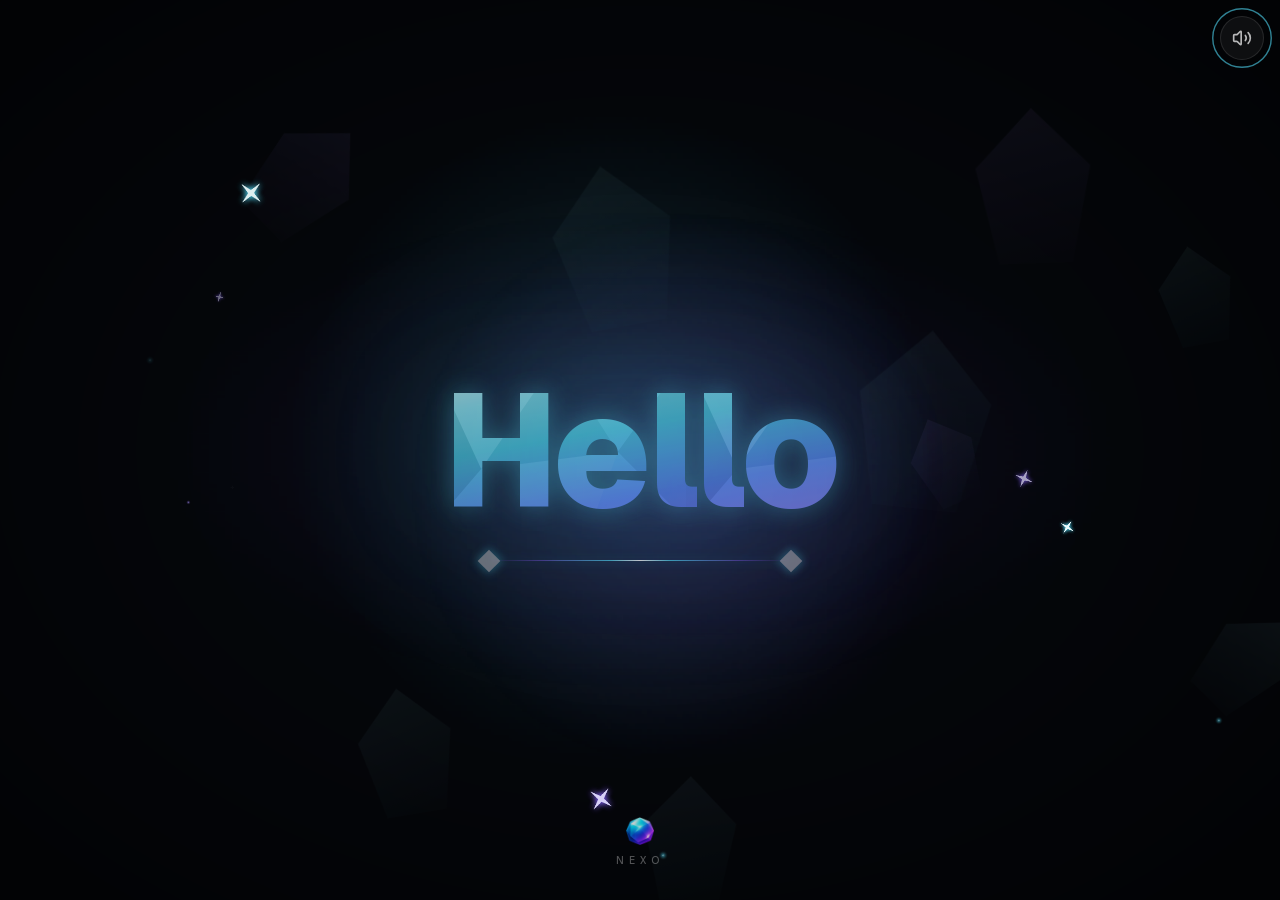
<file: styleguide/index.html>
<!DOCTYPE html><html id="__next_error__"><head><meta charSet="utf-8"/><meta name="viewport" content="width=device-width, initial-scale=1, viewport-fit=cover"/><link rel="preload" as="script" fetchPriority="low" href="/_next/static/chunks/0rqmg49wirni2.js"/><script src="/_next/static/chunks/2i51e627rllld.js" async=""></script><script src="/_next/static/chunks/13mygkiy-sgj0.js" async=""></script><script src="/_next/static/chunks/1ib4xohwn_uib.js" async=""></script><script src="/_next/static/chunks/turbopack-1xsj3ijd8hkog.js" async=""></script><meta name="robots" content="noindex"/><meta name="theme-color" content="#0a0a0a"/><meta name="color-scheme" content="dark"/><title>Nexo</title><meta name="description" content="Nexo ist deine kostenlose Schul-App: Stundenplan, Hausaufgaben, Notizen mit Stift, Noten und Planer an einem Ort. Alles bleibt auf deinem Gerät – ohne Konto, ohne Werbung, auch offline."/><meta name="application-name" content="Nexo"/><link rel="manifest" href="/manifest.webmanifest"/><meta name="keywords" content="Schul-App,Stundenplan,Hausaufgaben,Notizen,Noten,Planer,Schule,offline"/><meta name="google-site-verification" content="q62KNZA9tdDv4IZWB9Q8J-BwRxZVMETvucuHafcso_k"/><meta name="google-site-verification" content="Vy8iLFh-w-jxbNN5xSrBkBcuiUnUKpoh8qIJMu3uRIo"/><meta name="mobile-web-app-capable" content="yes"/><meta name="apple-mobile-web-app-title" content="Nexo"/><meta name="apple-mobile-web-app-status-bar-style" content="black-translucent"/><meta property="og:title" content="Nexo"/><meta property="og:description" content="Nexo ist deine kostenlose Schul-App: Stundenplan, Hausaufgaben, Notizen mit Stift, Noten und Planer an einem Ort. Alles bleibt auf deinem Gerät – ohne Konto, ohne Werbung, auch offline."/><meta property="og:url" content="https://nexo-official.github.io/"/><meta property="og:site_name" content="Nexo"/><meta property="og:locale" content="de_DE"/><meta property="og:image" content="https://nexo-official.github.io/icon-512.png"/><meta property="og:image:width" content="512"/><meta property="og:image:height" content="512"/><meta property="og:image:alt" content="Nexo"/><meta property="og:type" content="website"/><meta name="twitter:card" content="summary"/><meta name="twitter:title" content="Nexo"/><meta name="twitter:description" content="Nexo ist deine kostenlose Schul-App: Stundenplan, Hausaufgaben, Notizen mit Stift, Noten und Planer an einem Ort. Alles bleibt auf deinem Gerät – ohne Konto, ohne Werbung, auch offline."/><meta name="twitter:image" content="https://nexo-official.github.io/icon-512.png"/><link rel="icon" href="/icon.png?icon.0kevs3wyk-muc.png" sizes="512x512" type="image/png"/><link rel="apple-touch-icon" href="/apple-icon.png?apple-icon.0-7ggz6d2srgz.png" sizes="180x180" type="image/png"/><script src="/_next/static/chunks/0cz1d0mv5g_q7.js" noModule=""></script></head><body><div hidden=""><!--$--><!--/$--></div><script src="/_next/static/chunks/0rqmg49wirni2.js" id="_R_" async=""></script><script>(self.__next_f=self.__next_f||[]).push([0])</script><script>self.__next_f.push([1,"1:\"$Sreact.fragment\"\n2:I[78384,[\"/_next/static/chunks/2uc9e_9ecuros.js\",\"/_next/static/chunks/3tie-uyjdk5lp.js\",\"/_next/static/chunks/333iidkz19foh.js\",\"/_next/static/chunks/0gdm_7kdql0em.js\",\"/_next/static/chunks/3rxwxcda2o2aa.js\",\"/_next/static/chunks/21gkatn-syt3t.js\",\"/_next/static/chunks/3nl4oasslo-i-.js\",\"/_next/static/chunks/3oktc-5a0-7vg.js\",\"/_next/static/chunks/2i873cttck-g4.js\",\"/_next/static/chunks/1rcsd5vnk_sfx.js\"],\"BootSplash\"]\n3:I[79520,[\"/_next/static/chunks/2uc9e_9ecuros.js\",\"/_next/static/chunks/3tie-uyjdk5lp.js\",\"/_next/static/chunks/333iidkz19foh.js\",\"/_next/static/chunks/0gdm_7kdql0em.js\",\"/_next/static/chunks/3rxwxcda2o2aa.js\",\"/_next/static/chunks/21gkatn-syt3t.js\",\"/_next/static/chunks/3nl4oasslo-i-.js\",\"/_next/static/chunks/3oktc-5a0-7vg.js\",\"/_next/static/chunks/2i873cttck-g4.js\",\"/_next/static/chunks/1rcsd5vnk_sfx.js\"],\"\"]\n5:I[5748,[\"/_next/static/chunks/2uc9e_9ecuros.js\",\"/_next/static/chunks/3tie-uyjdk5lp.js\",\"/_next/static/chunks/333iidkz19foh.js\",\"/_next/static/chunks/0gdm_7kdql0em.js\",\"/_next/static/chunks/3rxwxcda2o2aa.js\",\"/_next/static/chunks/21gkatn-syt3t.js\",\"/_next/static/chunks/3nl4oasslo-i-.js\",\"/_next/static/chunks/3oktc-5a0-7vg.js\",\"/_next/static/chunks/2i873cttck-g4.js\",\"/_next/static/chunks/1rcsd5vnk_sfx.js\"],\"MotionSetup\"]\n6:I[59256,[\"/_next/static/chunks/2uc9e_9ecuros.js\",\"/_next/static/chunks/3tie-uyjdk5lp.js\",\"/_next/static/chunks/333iidkz19foh.js\",\"/_next/static/chunks/0gdm_7kdql0em.js\",\"/_next/static/chunks/3rxwxcda2o2aa.js\",\"/_next/static/chunks/21gkatn-syt3t.js\",\"/_next/static/chunks/3nl4oasslo-i-.js\",\"/_next/static/chunks/3oktc-5a0-7vg.js\",\"/_next/static/chunks/2i873cttck-g4.js\",\"/_next/static/chunks/1rcsd5vnk_sfx.js\"],\"AppMenu\"]\n7:I[39756,[\"/_next/static/chunks/2uc9e_9ecuros.js\",\"/_next/static/chunks/3tie-uyjdk5lp.js\",\"/_next/static/chunks/333iidkz19foh.js\",\"/_next/static/chunks/0gdm_7kdql0em.js\",\"/_next/static/chunks/3rxwxcda2o2aa.js\",\"/_next/static/chunks/21gkatn-syt3t.js\",\"/_next/static/chunks/3nl4oasslo-i-.js\",\"/_next/static/chunks/3oktc-5a0-7vg.js\",\"/_next/static/chunks/2i873cttck-g4.js\",\"/_next/static/chunks/1rcsd5vnk_sfx.js\"],\"default\"]\n8:I[58298,[\"/_next/static/chunks/2uc9e_9ecuros.js\",\"/_next/static/chunks/3tie-uyjdk5lp.js\",\"/_next/static/chunks/333iidkz19foh.js\",\"/_next/static/chunks/0gdm_7kdql0em.js\",\"/_next/static/chunks/3rxwxcda2o2aa.js\",\"/_next/static/chunks/21gkatn-syt3t.js\",\"/_next/static/chunks/3nl4oasslo-i-.js\",\"/_next/static/chunks/3oktc-5a0-7vg.js\",\"/_next/static/chunks/2i873cttck-g4.js\",\"/_next/static/chunks/1rcsd5vnk_sfx.js\",\"/_next/static/chunks/1guqfjhjyr0w4.js\"],\"default\"]\n9:I[37457,[\"/_next/static/chunks/2uc9e_9ecuros.js\",\"/_next/static/chunks/3tie-uyjdk5lp.js\",\"/_next/static/chunks/333iidkz19foh.js\",\"/_next/static/chunks/0gdm_7kdql0em.js\",\"/_next/static/chunks/3rxwxcda2o2aa.js\",\"/_next/static/chunks/21gkatn-syt3t.js\",\"/_next/static/chunks/3nl4oasslo-i-.js\",\"/_next/static/chunks/3oktc-5a0-7vg.js\",\"/_next/static/chunks/2i873cttck-g4.js\",\"/_next/static/chunks/1rcsd5vnk_sfx.js\"],\"default\"]\n25:I[63491,[\"/_next/static/chunks/2uc9e_9ecuros.js\",\"/_next/static/chunks/3tie-uyjdk5lp.js\",\"/_next/static/chunks/333iidkz19foh.js\",\"/_next/static/chunks/0gdm_7kdql0em.js\",\"/_next/static/chunks/3rxwxcda2o2aa.js\",\"/_next/static/chunks/21gkatn-syt3t.js\",\"/_next/static/chunks/3nl4oasslo-i-.js\",\"/_next/static/chunks/3oktc-5a0-7vg.js\",\"/_next/static/chunks/2i873cttck-g4.js\",\"/_next/static/chunks/1rcsd5vnk_sfx.js\",\"/_next/static/chunks/3259_ziqbqms8.js\"],\"default\"]\n:HL[\"/_next/static/chunks/04khlw2bsgxee.css\",\"style\"]\n:HL[\"/_next/static/chunks/18uikdb6wja9i.css\",\"style\"]\n:HL[\"/_next/static/chunks/1_z8bjdv9g41i.css\",\"style\"]\n:HL[\"/_next/static/media/797e433ab948586e-s.p.0r6juujl39pe6.woff2\",\"font\",{\"crossOrigin\":\"\",\"type\":\"font/woff2\"}]\n:HL[\"/_next/static/media/a85fe84266768609-s.p.0h6ig86gwutp4.woff2\",\"font\",{\"crossOrigin\":\"\",\"type\":\"font/woff2\"}]\n:HL[\"/_next/static/media/caa3a2e1cccd8315-s.p.0wgildi0cnwt9.woff2\",\"font\",{\"crossOrigin\":\"\",\"type\":\"font/woff2\"}]\n4:T4b4,(function(){try{\nvar d=document.documentElement;\nif(localStorage.getItem(\"nexo:onboarded\")!==\"1\")return;\nvar inst=false||matchMedia(\"(display-mode: standalone)\").matches||navigator.standalone===true;\nif(!inst||sessionStorage.getItem(\"nexo:booted\")){d.setAttribute(\"data-no-boot\",\"\");return;}\nsessionStorage.setItem(\"nexo:booted\",\"1\");\nif(sessionStorage.getItem(\"nexo:greeted\"))return;\nvar p=JSON.parse(localStorage.getItem(\"nexo:profile\")||\"{}\");\nvar n=(p.firstName||\"\").trim();if(!n)return;\nsessionStorage.setItem(\"nexo:greeted\",\"1\");\nvar h={\"de\":{\"m\":\"Guten Morgen, {name}\",\"d\":\"Hallo, {name}\",\"e\":\"Guten Abend, {name}\"},\"en\":{\"m\":\"Good morning, {name}\",\"d\":\"Hi, {name}\",\"e\":\"Good evening, {name}\"},\"fr\":{\"m\":\"Bonjour, {name}\",\"d\":\"Salut, {name}\",\"e\":\"Bonsoir, {name}\"},\"es\":{\"m\":\"Buenos días, {name}\",\"d\":\"Hola, {name}\",\"e\":\"Buenas noches, {name}\"},\"ja\":{\"m\":\"おはよう、{name}\",\"d\":\"こんにちは、{name}\",\"e\":\"こんばんは、{name}\"}};var g=h[localStorage.getItem(\"nexo:locale\")]||h.de;\nvar hr=new Date().getHours();var t=(hr\u003e=5\u0026\u0026hr\u003c11?g.m:hr\u003e=17||hr\u003c5?g.e:g.d).replace(\"{name}\",n);\nd.style.setProperty(\"--boot-hi\",JSON.stringify(t));d.setAttribute(\"data-boot-greet\",\"\");\n}catch(e){}})();0:{\"P\":null,\"c\":[\"\",\"styleguide\",\"\"],\"q\":\"\",\"i\":false,\"f\":[[[\"\",{\"children\":[\"styleguide\",{\"children\":[\"__PAGE__\",{},\"$undefined\",\"$undefined\",4608]},\"$undefined\",\"$undefined\",4608]},\"$undefined\",\"$undefined\",4624],[[\"$\",\"$1\",\"c\",{\"children\":[[[\"$\",\"link\",\"0\",{\"rel\":\"stylesheet\",\"href\":\"/_next/static/chunks/04khlw2bsgxee.css\",\"precedence\":\"next\",\"crossOrigin\":\"$undefined\",\"nonce\":\"$undefined\"}],[\"$\",\"link\",\"1\",{\"rel\":\"stylesheet\",\"href\":\"/_next/static/chunks/18uikdb6wja9i.css\",\"precedence\":\"next\",\"crossOrigin\":\"$undefined\",\"nonce\":\"$undefined\"}],[\"$\",\"link\",\"2\",{\"rel\":\"stylesheet\",\"href\":\"/_next/static/chunks/1_z8bjdv9g41i.css\",\"precedence\":\"next\",\"crossOrigin\":\"$undefined\",\"nonce\":\"$undefined\"}],[\"$\",\"script\",\"script-0\",{\"src\":\"/_next/static/chunks/2uc9e_9ecuros.js\",\"async\":true,\"nonce\":\"$undefined\"}],[\"$\",\"script\",\"script-1\",{\"src\":\"/_next/static/chunks/3tie-uyjdk5lp.js\",\"async\":true,\"nonce\":\"$undefined\"}],[\"$\",\"script\",\"script-2\",{\"src\":\"/_next/static/chunks/333iidkz19foh.js\",\"async\":true,\"nonce\":\"$undefined\"}],[\"$\",\"script\",\"script-3\",{\"src\":\"/_next/static/chunks/0gdm_7kdql0em.js\",\"async\":true,\"nonce\":\"$undefined\"}],[\"$\",\"script\",\"script-4\",{\"src\":\"/_next/static/chunks/3rxwxcda2o2aa.js\",\"async\":true,\"nonce\":\"$undefined\"}],[\"$\",\"script\",\"script-5\",{\"src\":\"/_next/static/chunks/21gkatn-syt3t.js\",\"async\":true,\"nonce\":\"$undefined\"}],[\"$\",\"script\",\"script-6\",{\"src\":\"/_next/static/chunks/3nl4oasslo-i-.js\",\"async\":true,\"nonce\":\"$undefined\"}],[\"$\",\"script\",\"script-7\",{\"src\":\"/_next/static/chunks/3oktc-5a0-7vg.js\",\"async\":true,\"nonce\":\"$undefined\"}],[\"$\",\"script\",\"script-8\",{\"src\":\"/_next/static/chunks/2i873cttck-g4.js\",\"async\":true,\"nonce\":\"$undefined\"}],[\"$\",\"script\",\"script-9\",{\"src\":\"/_next/static/chunks/1rcsd5vnk_sfx.js\",\"async\":true,\"nonce\":\"$undefined\"}]],[\"$\",\"html\",null,{\"lang\":\"de\",\"suppressHydrationWarning\":true,\"className\":\"dark geist_a71539c9-module__T19VSG__variable geist_mono_8d43a2aa-module__8Li5zG__variable caveat_f4b61a99-module__qhs43G__variable h-full antialiased\",\"children\":[\"$\",\"body\",null,{\"className\":\"h-full overflow-hidden\",\"children\":[[\"$\",\"$L2\",null,{}],[\"$\",\"$L3\",null,{\"id\":\"nexo-boot-greet\",\"strategy\":\"beforeInteractive\",\"children\":\"$4\"}],[\"$\",\"$L5\",null,{\"children\":[[\"$\",\"div\",null,{\"className\":\"pointer-events-none fixed left-0 top-0 z-50 pl-5 pt-5 sm:pl-8 sm:pt-7\",\"children\":[\"$\",\"div\",null,{\"className\":\"pointer-events-auto\",\"children\":[\"$\",\"$L6\",null,{}]}]}],[\"$\",\"main\",null,{\"className\":\"h-full\",\"children\":[\"$\",\"$L7\",null,{\"parallelRouterKey\":\"children\",\"error\":\"$8\",\"errorStyles\":[],\"errorScripts\":[[\"$\",\"script\",\"script-0\",{\"src\":\"/_next/static/chunks/1guqfjhjyr0w4.js\",\"async\":true,\"nonce\":\"$undefined\"}]],\"template\":[\"$\",\"$L9\",null,{}],\"templateStyles\":\"$undefined\",\"templateScripts\":\"$undefined\",\"notFound\":[[[\"$\",\"title\",null,{\"children\":\"404: This page could not be found.\"}],[\"$\",\"div\",null,{\"style\":{\"fontFamily\":\"system-ui,\\\"Segoe UI\\\",Roboto,Helvetica,Arial,sans-serif,\\\"Apple Color Emoji\\\",\\\"Segoe UI Emoji\\\"\",\"height\":\"100vh\",\"textAlign\":\"center\",\"display\":\"flex\",\"flexDirection\":\"column\",\"alignItems\":\"center\",\"justifyContent\":\"center\"},\"children\":[\"$\",\"div\",null,{\"children\":[[\"$\",\"style\",null,{\"dangerouslySetInnerHTML\":{\"__html\":\"body{color:#000;background:#fff;margin:0}.next-error-h1{border-right:1px solid rgba(0,0,0,.3)}@media (prefers-color-scheme:dark){body{color:#fff;background:#000}.next-error-h1{border-right:1px solid rgba(255,255,255,.3)}}\"}}],\"$La\",\"$Lb\"]}]}]],[]],\"forbidden\":\"$undefined\",\"unauthorized\":\"$undefined\"}]}],\"$Lc\",\"$Ld\",\"$Le\",\"$Lf\",\"$L10\",\"$L11\",\"$L12\",\"$L13\",\"$L14\",\"$L15\",\"$L16\",\"$L17\",\"$L18\",\"$L19\",\"$L1a\",\"$L1b\",\"$L1c\",\"$L1d\",\"$L1e\"]}],\"$L1f\",\"$L20\",\"$L21\"]}]}]]}],{\"children\":[\"$L22\",{\"children\":[\"$L23\",{},null,false,null]},null,false,null]},null,false,null],\"$L24\",false]],\"m\":\"$undefined\",\"G\":[\"$25\",[\"$L26\",\"$L27\",\"$L28\"]],\"S\":true,\"h\":null,\"r\":\"$undefined\",\"s\":\"$undefined\",\"a\":\"$undefined\",\"l\":\"$undefined\",\"p\":\"$undefined\",\"d\":\"$undefined\",\"b\":\"VzhujhoLxcGmxuNbGzMb0\"}\n29:I[42638,[\"/_next/static/chunks/2uc9e_9ecuros.js\",\"/_next/static/chunks/3tie-uyjdk5lp.js\",\"/_next/static/chunks/333iidkz19foh.js\",\"/_next/static/chunks/0gdm_7kdql0em.js\",\"/_next/static/chunks/3rxwxcda2o2aa.js\",\"/_next/static/chunks/21gkatn-syt3t.js\",\"/_next/static/chunks/3nl4oasslo-i-.js\",\"/_next/static/chunks/3oktc-5a0-7vg.js\",\"/_next/static/chunks/2i873cttck-g4.js\",\"/_next/static/chunks/1rcsd5vnk_sfx.js\"],\"BackToWorkspace\"]\n2a:I[83826,[\"/_next/static/chunks/2uc9e_9ecuros.js\",\"/_next/static/chunks/3tie-uyjdk5lp.js\",\"/_next/static/chunks/333iidkz19foh.js\",\"/_next/static/chunks/0gdm_7kdql0em.js\",\"/_next/static/chunks/3rxwxcda2o2aa.js\",\"/_next/static/chunks/21gkatn-syt3t.js\",\"/_next/static/chunks/3nl4oasslo-i-.js\",\"/_next/static/chunks/3oktc-5a0-7vg.js\",\"/_next/static/chunks/2i873cttck-g4.js\",\"/_next/static/chunks/1rcsd5vnk_sfx.js\"],\"UndoToast\"]\n2b:I[902,[\"/_next/static/chunks/2uc9e_9ecuros.js\",\"/_next/static/chunks/3tie-uyjdk5lp.js\",\"/_next/static/chunks/333iidkz19foh.js\",\"/_next/static/chunks/0gdm_7kdql0em.js\",\"/_next/static/chunks/3rxwxcda2o2aa.js\",\"/_next/static/chunks/21gkatn-syt3t.js\",\"/_next/static/chunks/3nl4oasslo-i-.js\",\"/_next/static/chunks/3oktc-5a0-7vg.js\",\"/_next/static/chunks/2i873cttck-g4.js\",\"/_next/static/chunks/1rcsd5vnk_sfx.js\"],\"BackupReminder\"]\n2c:I[54981,[\"/_next/static/chunks/2uc9e_9ecuros.js\",\"/_next/static/chunks/3tie-uyjdk5lp.js\",\"/_next/static/chunks/333iidkz19foh.js\",\"/_next/static/chunks/0gdm_7kdql0em.js\",\"/_next/static/chunks/3rxwxcda2o2aa.js\",\"/_next/static/chunks/21gkatn-syt3t.js\",\"/_next/static/chunks/3nl4oasslo-i-.js\",\"/_next/static/chunks/3oktc-5a0-7vg.js\",\"/_next/static/chunks/2i873cttck-g4.js\",\"/_next/static/chunks/1rcsd5vnk_sfx.js\"],\"Onboarding\"]\n2d:I[29766,[\"/_next/static/chunks/2uc9e_9ecuros.js\",\"/_next/static/chunks/3tie-uyjdk5lp.js\",\"/_next/static/chunks/333iidkz19foh.js\",\"/_next/static/chunks/0gdm_7kdql0em.js\",\"/_next/static/chunks/3rxwxcda2o2aa.js\",\"/_next/static/chunks/21gkatn-syt3t.js\",\"/_next/static/chunks/3nl4oasslo-i-.js\",\"/_next/static/chunks/3oktc-5a0-7vg.js\",\"/_next/static/chunks/2i873cttck-g4.js\",\"/_next/static/chunks/1rcsd5vnk_sfx.js\"],\"TourOverlay\"]\n2e:I[33392,[\"/_next/static/chunks/2uc9e_9ecuros.js\",\"/_next/static/chunks/3tie-uyjdk5lp.js\",\"/_next/static/chunks/333iidkz19foh.js\",\"/_next/static/chunks/0gdm_7kdql0em.js\",\"/_next/static/chunks/3rxwxcda2o2aa.js\",\"/_next/static/chunks/21gkatn-syt3t.js\",\"/_next/static/chunks/3nl4oasslo-i-.js\",\"/_next/static/chunks/3oktc-5a0-7vg.js\",\"/_next/static/chunks/2i873cttck-g4.js\",\"/_next/static/chunks/1rcsd5vnk_sfx.js\"],\"HoverHint\"]\n2f:I[83347,[\"/_next/static/chunks/2uc9e_9ecuros.js\",\"/_next/static/chunks/3tie-uyjdk5lp.js\",\"/_next/static/chunks/333iidkz19foh.js\",\"/_next/static/chunks/0gdm_7kdql0em.js\",\"/_next/static/chunks/3rxwxcda2o2aa.js\",\"/_next/static/chunks/21gkatn-syt3t.js\",\"/_next/static/chunks/3nl4oasslo-i-.js\",\"/_next/static/chunks/3oktc-5a0-7vg.js\",\"/_next/static/chunks/2i873cttck-g4.js\",\"/_next/static/chunks/1rcsd5vnk_sfx.js\"],\"PenHover\"]\n30:I[71241,[\"/_next/static/chunks/2uc9e_9ecuros.js\",\"/_next/static/chunks/3tie-uyjdk5lp.js\",\"/_next/static/chunks/333iidkz19foh.js\",\"/_next/static/chunks/0gdm_7kdql0em.js\",\"/_next/static/chunks/3rxwxcda2o2aa.js\",\"/_next/static/chunks/21gkatn-syt3t.js\",\"/_next/static/chunks/3nl4oasslo-i-.js\",\"/_next/static/chunks/3oktc-5a0-7vg.js\",\"/_next/static/chunks/2i873cttck-g4.js\",\"/_next/static/chunks/1rcsd5vnk_sfx.js\"],\"CheckBurst\"]\n31:I[97630,[\"/_next/static/chunks/2uc9e_9ecuros.js\",\"/_next/static/chunks/3tie-uyjdk5lp.js\",\"/_next/static/chunks/333iidkz19foh.js\",\"/_next/static/chunks/0gdm_7kdql0em.js\",\"/_next/static/chunks/3rxwxcda2o2aa.js\",\"/_next/static/chunks/21gkatn-syt3t.js\",\"/_next/static/chunks/3nl4oasslo-i-.js\",\"/_next/static/chunks/3oktc-5a0-7vg.js\",\"/_next/static/chunks/2i873cttck-g4.js\",\"/_next/static/chunks/1rcsd5vnk_sfx.js\"],\"QuickHomeworkHost\"]\n32:I[26009,[\"/_next/static/chunks/2uc9e_9ecuros.js\",\"/_next/static/chunks/3tie-uyjdk5lp.js\",\"/_next/static/chunks/333iidkz19foh.js\",\"/_next/static/chunks/0gdm_7kdql0em.js\",\"/_next/static/chunks/3rxwxcda2o2aa.js\",\"/_next/static/chunks/21gkatn-syt3t.js\",\"/_next/static/chunks/3nl4oasslo-i-.js\",\"/_next/static/chunks/3oktc-5a0-7vg.js\",\"/_next/static/chunks/2i873cttck-g4.js\",\"/_next/static/chunks/1rcsd5vnk_sfx.js\"],\"CommandPalette\"]\n33:I[17892,[\"/_next/static/chunks/2uc9e_9ecuros.js\",\"/_next/static/chunks/3tie-uyjdk5lp.js\",\"/_next/static/chunks/333iidkz19foh.js\",\"/_next/static/chunks/0gdm_7kdql0em.js\",\"/_next/static/chunks/3rxwxcda2o2aa.js\",\"/_next/static/chunks/21gkatn-syt3t.js\",\"/_next/static/chunks/3nl4oasslo-i-.js\",\"/_next/static/chunks/3oktc-5a0-7vg.js\",\"/_next/static/chunks/2i873cttck-g4.js\",\"/_next/static/chunks/1rcsd5vnk_sfx.js\"],\"PullToSearch\"]\n34:I[43672,[\"/_next/static/chunks/2uc9e_9ecuros.js\",\"/_next/static/chunks/3tie-uyjdk5lp.js\",\"/_next/static/chunks/333iidkz19foh.js\",\"/_next/static/chunks/0gdm_7kdql0em.js\",\"/_next/static/chunks/3rxwxcda2o2aa.js\",\"/_next/static/chunks/21gkatn-syt3t.js\",\"/_next/static/chunks/3nl4oasslo-i-.js\",\"/_next/static/chunks/3oktc-5a0-7vg.js\",\"/_next/static/chunks/2i873cttck-g4.js\",\"/_next/static/chunks/1rcsd5vnk_sfx.js\"],\"ReminderHost\"]\n35:I[23246,[\"/_next/static/chunks/2uc9e_9ecuros.js\",\"/_next/static/chunks/3tie-uyjdk5lp.js\",\"/_next/static/chunks/333iidkz19foh.js\",\"/_next/static/chunks/0gdm_7kdql0em.js\",\"/_next/static/chunks/3rxwxcda2o2aa.js\",\"/_next/static/chunks/21gkatn-syt3t.js\",\"/_next/static/chunks/3nl4oasslo-i-.js\",\"/_next/static/chunks/3oktc-5a0-7vg.js\",\"/_next/static/chunks/2i873cttck-g4.js\",\"/_next/static/chunks/1rcsd5vnk_sfx.js\"],\"StudyHost\"]\n36:I[38363,[\"/_next/static/chunks/2uc9e_9ecuros.js\",\"/_next/static/chunks/3tie-uyjdk5lp.js\",\"/_next/static/chunks/333iidkz19foh.js\",\"/_next/static/chunks/0gdm_7kdql0em.js\",\"/_next/static/chunks/3rxwxcda2o2aa.js\",\"/_next/static/chunks/21gkatn-syt3t.js\",\"/_next/static/chunks/3nl4oasslo-i-.js\",\"/_next/static/chunks/3oktc-5a0-7vg.js\",\"/_next/static/chunks/2i873cttck-g4.js\",\"/_next/static/chunks/1rcsd5vnk_sfx.js\"],\"TimerHost\"]\n37:I[45813,[\"/_next/static/chunks/2uc9e_9ecuros.js\",\"/_next/static/chunks/3tie-uyjdk5lp.js\",\"/_next/static/chunks/333iidkz19foh.js\",\"/_next/static/chunks/0gdm_7kdql0em.js\",\"/_next/static/chunks/3rxwxcda2o2aa.js\",\"/_next/static/chunks/21gkatn-syt3t.js\",\"/_next/static/chunks/3nl4oasslo-i-.js\",\"/_next/static/chunks/3oktc-5a0-7vg.js\",\"/_next/static/chunks/2i873cttck-g4.js\",\"/_next/static/chunks/1rcsd5vnk_sfx.js\"],\"NudgeHost\"]\n38:I[29778,[\"/_next/static/chunks/2uc9e_9ecuros.js\",\"/_next/static/chunks/3tie-uyjdk5lp.js\",\"/_next/static/chunks/333iidkz19foh.js\",\"/_next/static/chunks/0gdm_7kdql0em.js\",\"/_next/static/chunks/3rxwxcda2o2aa.js\",\"/_next/static/chunks/21gkatn-syt3t.js\",\"/_next/static/chunks/3nl4oasslo-i-.js\",\"/_next/static/chunks/3oktc-5a0-7vg.js\",\"/_next/static/chunks/2i873cttck-g4.js\",\"/_next/static/chunks/1rcsd5vnk_sfx.js\"],\"ReliabilityHost\"]\n39:I[66452,[\"/_next/static/chunks/2uc9e_9ecuros.js\",\"/_next/static/chunks/3tie-uyjdk5lp.js\",\"/_next/static/chunks/333iidkz19foh.js\",\"/_next/static/chunks/0gdm_7kdql0em.js\",\"/_next/static/chunks/3rxwxcda2o2aa.js\",\"/_next/static/chunks/21gkatn-syt3t.js\",\"/_next/static/chunks/3nl4oasslo-i-.js\",\"/_next/static/chunks/3oktc-5a0-7vg.js\",\"/_next/static/chunks/2i873cttck-g4.js\",\"/_next/static/chunks/1rcsd5vnk_sfx.js\"],\"TiltHost\"]\n3a:I[72330,[\"/_next/static/chunks/2uc9e_9ecuros.js\",\"/_next/static/chunks/3tie-uyjdk5lp.js\",\"/_next/static/chunks/333iidkz19foh.js\",\"/_next/static/chunks/0gdm_7kdql0em.js\",\"/_next/static/chunks/3rxwxcda2o2aa.js\",\"/_next/static/chunks/21gkatn-syt3t.js\",\"/_next/static/chunks/3nl4oasslo-i-.js\",\"/_next/static/chunks/3oktc-5a0-7vg.js\",\"/_next/static/chunks/2i873cttck-g4.js\",\"/_next/static/chunks/1rcsd5vnk_sfx.js\"],\"ProgressHost\"]\n3b:I[54462,[\"/_next/static/chunks/2uc9e_9ecuros.js\",\"/_next/static/chunks/3tie-uyjdk5lp.js\",\"/_next/static/chunks/333iidkz19foh.js\",\"/_next/static/chunks/0gdm_7kdql0em.js\",\"/_next/static/chunks/3rxwxcda2o2aa.js\",\"/_next/static/chunks/21gkatn-syt3t.js\",\"/_next/static/chunks/3nl4oasslo-i-.js\",\"/_next/static/chunks/3oktc-5a0-7vg.js\",\"/_next/static/chunks/2i873cttck-g4.js\",\"/_next/static/chunks/1rcsd5vnk_sfx.js\"],\"AppRouteFix\"]\n3c:I[32489,[\"/_next/static/chunks/2uc9e_9ecuros.js\",\"/_next/static/chunks/3tie-uyjdk5lp.js\",\"/_next/static/chunks/333iidkz19foh.js\",\"/_next/static/chunks/0gdm_7kdql0em.js\",\"/_next/static/chunks/3rxwxcda2o2aa.js\",\"/_next/static/chunks/21gkatn-syt3t.js\",\"/_next/static/chunks/3nl4oasslo-i-.js\",\"/_next/static/chunks/3oktc-5a0-7vg.js\",\"/_next/static/chunks/2i873cttck-g4.js\",\"/_next/static/chunks/1rcsd5vnk_sfx.js\"],\"PerfGuard\"]\n3d:I[86737,[\"/_next/static/chunks/2uc9e_9ecuros.js\",\"/_next/static/chunks/3tie-uyjdk5lp.js\",\"/_next/static/chunks/333iidkz19foh.js\",\"/_next/static/chunks/0gdm_7kdql0em.js\",\"/_next/static/chunks/3rxwxcda2o2aa.js\",\"/_next/static/chunks/21gkatn-syt3t.js\",\"/_next/static/chunks/3nl4oasslo-i-.js\",\"/_next/static/chunks/3oktc-5a0-7vg.js\",\"/_next/static/chunks/2i873cttck-g4.js\",\"/_next/static/chunks/1rcsd5vnk_sfx.js\"],\"Warmup\"]\n3e:I[19280,[\"/_next/static/chunks/2uc9e_9ecuros.js\",\"/_next/static/chunks/3tie-uyjdk5lp.js\",\"/_next/static/chunks/333iidkz19foh.js\",\"/_next/static/chunks/0gdm_7kdql0em.js\",\"/_next/static/chunks/3rxwxcda2o2aa.js\",\"/_next/static/chunks/21gkatn-syt3t.js\",\"/_next/static/chunks/3nl4oasslo-i-.js\",\"/_next/static/chunks/3oktc-5a0-7vg.js\",\"/_next/static/chunks/2i873cttck-g4.js\",\"/_next/static/chunks/1rcsd5vnk_sfx.js\"],\"ServiceWorkerRegister\"]\n40:I[73621,[\"/_next/static/chunks/2uc9e_9ecuros.js\",\"/_next/static/chunks/3tie-uyjdk5lp.js\",\"/_next/static/chunks/333iidkz19foh.js\",\"/_next/static/chunks/0gdm_7kdql0em.js\",\"/_next/static/chunks/3rxwxcda2o2aa.js\",\"/_next/static/chunks/21gkatn-syt3t.js\",\"/_next/static/chunks/3nl4oasslo-i-.js\",\"/_next/static/chunks/3oktc-5a0-7vg.js\",\"/_next/static/chunks/2i873cttck-g4.js\",\"/_next/static/chunks/1rcsd5vnk_sfx.js\",\"/_next/static/chunks/0jmewgp9o4nxb.js\"],\"AccentSwitcher\"]\n4a:I[97367,[\"/_next/static/chunks/2uc9e_9ecuros.js\",\"/_next/static/chunks/3tie-uyjdk5lp.js\",\"/_next/static/chunks/333iidkz19foh.js\",\"/_next/static/chunks/0gdm_7kdql0em.js\",\"/_next/static/chunks/3rxwxcda2o2aa.js\",\"/_next/static/chunks/21gkatn-syt3t.js\",\"/_next/static/chunks/3nl4oasslo-i-.js\",\"/_next/static/chunks/3oktc-5a0-7vg.js\",\"/_next/static/chunks/2i873cttck-g4.js\",\"/_next/static/chunks/1rcsd5vnk_sfx.js\"],\"ViewportBoundary\"]\n4c:I[97367,[\"/_next/static/chunks/2uc9e_9ecuros.js\",\"/_next/static/chunks/3tie-uyjdk5lp.js\",\"/_next/static/chunks/333iidkz19foh.js\",\"/_next/static/chunks/0gdm_7kdql0em.js\",\"/_next/static/chunks/3rxwxcda2o2aa.js\",\"/_next/static/chunks/21gkatn-syt3t.js\",\"/_next/static/chunks/3nl4oasslo-i-.js\",\"/_next/static/chunks/3oktc-5a0-7vg.js\",\"/_next/static/chunks/2i873cttck-g4.js\",\"/_next/static/chunks/1rcsd5vnk_sfx.js\"],\"MetadataBoundary\"]\n4d:\"$Sreact.suspense\"\na:[\"$\",\"h1\",null,{\"className\":\"next-error-h1\",\"style\":{\"display\":\"inline-block\",\"margin\":\"0 20px 0 0\",\"padding\":\"0 23px 0 0\",\"fontSize\":24,\"fontWeight\":500,\"verticalAlign\":\"top\",\"lineHeight\":\"49px\"},\"children\":404}]\nb:[\"$\",\"div\",null,{\"style\":{\"display\":\"inline-block\"},\"children\":[\"$\",\"h2\",null,{\"style\":{\"fontSize\":14,\"fontWeight\":400,\"lineHeight\":\"49px\",\"margin\":0},\"children\":\"This page could not be found.\"}]}]\nc:[\"$\",\"$L29\",null,{}]\nd:[\"$\",\"$L2a\",null,{}]\ne:[\"$\",\"$L2b\",null,{}]\nf:[\"$\",\"$L2c\",null,{}]\n10:[\"$\",\"$L2d\",null,{}]\n11:[\"$\",\"$L2e\",null,{}]\n12:[\"$\",\"$L2f\",null,{}]\n13:[\"$\",\"$L30\",null,{}]\n14:[\"$\",\"$L31\",null,{}]\n15:[\"$\",\"$L32\",null,{}]\n16:[\"$\",\"$L33\",null,{}]\n17:[\"$\",\"$L34\",null,{}]\n18:[\"$\",\"$L35\",null,{}]\n19:[\"$\",\"$L36\",null,{}]\n1a:[\"$\",\"$L37\",null,{}]\n1b:[\"$\",\"$L38\",null,{}]\n1c:[\"$\",\"$L39\",null,{}]\n1d:[\"$\",\"$L3a\",null,{}]\n1e:[\"$\",\"$L3b\",null,{}]\n1f:[\"$\",\"$L3c\",null,{}]\n20:[\"$\",\"$L3d\",null,{}]\n21:[\"$\",\"$L3e\",null,{}]\n22:[\"$\",\"$1\",\"c\",{\"children\":[null,\"$L3f\"]}]\n"])</script><script>self.__next_f.push([1,"23:[\"$\",\"$1\",\"c\",{\"children\":[[\"$\",\"div\",null,{\"className\":\"mx-auto w-full max-w-4xl px-5 py-14 sm:px-8 sm:py-20\",\"children\":[[\"$\",\"header\",null,{\"className\":\"flex flex-col gap-6\",\"children\":[[\"$\",\"div\",null,{\"className\":\"flex items-center gap-3\",\"children\":[[\"$\",\"span\",null,{\"className\":\"bg-brand-gradient h-9 w-9 rounded-lg shadow-glow\"}],[\"$\",\"span\",null,{\"className\":\"text-sm font-medium uppercase tracking-[0.2em] text-faint\",\"children\":\"Design System\"}]]}],[\"$\",\"div\",null,{\"className\":\"flex flex-col gap-3\",\"children\":[[\"$\",\"h1\",null,{\"className\":\"text-4xl font-semibold tracking-tight sm:text-5xl\",\"children\":[[\"$\",\"span\",null,{\"className\":\"text-gradient\",\"children\":\"Nexo\"}],\" Crystal Interface\"]}],[\"$\",\"p\",null,{\"className\":\"max-w-xl text-lg text-muted\",\"children\":\"Calm, dark, premium. Color appears only as a facet of the crystal — pick the accent:\"}]]}],[\"$\",\"$L40\",null,{}]]}],[\"$\",\"div\",null,{\"className\":\"mt-16 flex flex-col gap-16\",\"children\":[[\"$\",\"section\",null,{\"className\":\"flex flex-col gap-5\",\"children\":[[\"$\",\"div\",null,{\"className\":\"flex items-baseline justify-between gap-4\",\"children\":[[\"$\",\"h2\",null,{\"className\":\"text-lg font-semibold tracking-tight\",\"children\":\"Color Palette\"}],[\"$\",\"span\",null,{\"className\":\"text-sm text-faint\",\"children\":\"Surfaces, text and semantics\"}]]}],[\"$\",\"div\",null,{\"className\":\"grid grid-cols-2 gap-3 sm:grid-cols-4\",\"children\":[[\"$\",\"div\",null,{\"className\":\"flex flex-col gap-2\",\"children\":[[\"$\",\"div\",null,{\"className\":\"h-16 rounded-lg border border-border bg-background\"}],[\"$\",\"span\",null,{\"className\":\"font-mono text-xs text-muted\",\"children\":\"background\"}]]}],[\"$\",\"div\",null,{\"className\":\"flex flex-col gap-2\",\"children\":[[\"$\",\"div\",null,{\"className\":\"h-16 rounded-lg border border-border bg-surface\"}],[\"$\",\"span\",null,{\"className\":\"font-mono text-xs text-muted\",\"children\":\"surface\"}]]}],[\"$\",\"div\",null,{\"className\":\"flex flex-col gap-2\",\"children\":[[\"$\",\"div\",null,{\"className\":\"h-16 rounded-lg border border-border bg-surface-2\"}],[\"$\",\"span\",null,{\"className\":\"font-mono text-xs text-muted\",\"children\":\"surface-2\"}]]}],[\"$\",\"div\",null,{\"className\":\"flex flex-col gap-2\",\"children\":[[\"$\",\"div\",null,{\"className\":\"h-16 rounded-lg border border-border bg-elevated\"}],[\"$\",\"span\",null,{\"className\":\"font-mono text-xs text-muted\",\"children\":\"elevated\"}]]}],[\"$\",\"div\",null,{\"className\":\"flex flex-col gap-2\",\"children\":[[\"$\",\"div\",null,{\"className\":\"h-16 rounded-lg border border-border bg-accent\"}],[\"$\",\"span\",null,{\"className\":\"font-mono text-xs text-muted\",\"children\":\"accent\"}]]}],[\"$\",\"div\",null,{\"className\":\"flex flex-col gap-2\",\"children\":[[\"$\",\"div\",null,{\"className\":\"h-16 rounded-lg border border-border bg-success\"}],[\"$\",\"span\",null,{\"className\":\"font-mono text-xs text-muted\",\"children\":\"success\"}]]}],[\"$\",\"div\",null,{\"className\":\"flex flex-col gap-2\",\"children\":[[\"$\",\"div\",null,{\"className\":\"h-16 rounded-lg border border-border bg-warning\"}],[\"$\",\"span\",null,{\"className\":\"font-mono text-xs text-muted\",\"children\":\"warning\"}]]}],[\"$\",\"div\",null,{\"className\":\"flex flex-col gap-2\",\"children\":[[\"$\",\"div\",null,{\"className\":\"h-16 rounded-lg border border-border bg-danger\"}],[\"$\",\"span\",null,{\"className\":\"font-mono text-xs text-muted\",\"children\":\"danger\"}]]}]]}]]}],[\"$\",\"section\",null,{\"className\":\"flex flex-col gap-5\",\"children\":[[\"$\",\"div\",null,{\"className\":\"flex items-baseline justify-between gap-4\",\"children\":[[\"$\",\"h2\",null,{\"className\":\"text-lg font-semibold tracking-tight\",\"children\":\"Gradient \u0026 Glow\"}],[\"$\",\"span\",null,{\"className\":\"text-sm text-faint\",\"children\":\"Sparingly, for signature moments\"}]]}],[\"$\",\"div\",null,{\"className\":\"grid gap-4 sm:grid-cols-2\",\"children\":[[\"$\",\"div\",null,{\"className\":\"bg-brand-gradient flex h-32 items-end rounded-xl p-4\",\"children\":[\"$\",\"span\",null,{\"className\":\"text-sm font-medium text-white/90\",\"children\":\"Brand Gradient\"}]}],[\"$\",\"div\",null,{\"className\":\"flex h-32 items-center justify-center rounded-xl border border-border bg-surface\",\"children\":[\"$\",\"span\",null,{\"className\":\"glow-accent rounded-lg bg-accent px-4 py-2 text-sm font-medium text-accent-fg\",\"children\":\"Accent Glow\"}]}]]}]]}],[\"$\",\"section\",null,{\"className\":\"flex flex-col gap-5\",\"children\":[[\"$\",\"div\",null,{\"className\":\"flex items-baseline justify-between gap-4\",\"children\":[[\"$\",\"h2\",null,{\"className\":\"text-lg font-semibold tracking-tight\",\"children\":\"Typography\"}],\"$L41\"]}],\"$L42\"]}],\"$L43\",\"$L44\",\"$L45\",\"$L46\"]}],\"$L47\"]}],[\"$L48\"],\"$L49\"]}]\n24:[\"$\",\"$1\",\"h\",{\"children\":[null,[\"$\",\"$L4a\",null,{\"children\":\"$L4b\"}],[\"$\",\"div\",null,{\"hidden\":true,\"children\":[\"$\",\"$L4c\",null,{\"children\":[\"$\",\"$4d\",null,{\"name\":\"Next.Metadata\",\"children\":\"$L4e\"}]}]}],[\"$\",\"meta\",null,{\"name\":\"next-size-adjust\",\"content\":\"\"}]]}]\n26:[\"$\",\"link\",\"0\",{\"rel\":\"stylesheet\",\"href\":\"/_next/static/chunks/04khlw2bsgxee.css\",\"precedence\":\"next\",\"crossOrigin\":\"$undefined\",\"nonce\":\"$undefined\"}]\n27:[\"$\",\"link\",\"1\",{\"rel\":\"stylesheet\",\"href\":\"/_next/static/chunks/18uikdb6wja9i.css\",\"precedence\":\"next\",\"crossOrigin\":\"$undefined\",\"nonce\":\"$undefined\"}]\n28:[\"$\",\"link\",\"2\",{\"rel\":\"stylesheet\",\"href\":\"/_next/static/chunks/1_z8bjdv9g41i.css\",\"precedence\":\"next\",\"crossOrigin\":\"$undefined\",\"nonce\":\"$undefined\"}]\n3f:E{\"digest\":\"NEXT_HTTP_ERROR_FALLBACK;404\"}\n4f:I[59544,[\"/_next/static/chunks/2uc9e_9ecuros.js\",\"/_next/static/chunks/3tie-uyjdk5lp.js\",\"/_next/static/chunks/333iidkz19foh.js\",\"/_next/static/chunks/0gdm_7kdql0em.js\",\"/_next/static/chunks/3rxwxcda2o2aa.js\",\"/_next/static/chunks/21gkatn-syt3t.js\",\"/_next/static/chunks/3nl4oasslo-i-.js\",\"/_next/static/chunks/3oktc-5a0-7vg.js\",\"/_next/static/chunks/2i873cttck-g4.js\",\"/_next/static/chunks/1rcsd5vnk_sfx.js\",\"/_next/static/chunks/0jmewgp9o4nxb.js\"],\"Button\"]\n50:I[58651,[\"/_next/static/chunks/2uc9e_9ecuros.js\",\"/_next/static/chunks/3tie-uyjdk5lp.js\",\"/_next/static/chunks/333iidkz19foh.js\",\"/_next/static/chunks/0gdm_7kdql0em.js\",\"/_next/static/chunks/3rxwxcda2o2aa.js\",\"/_next/static/chunks/21gkatn-syt3t.js\",\"/_next/static/chunks/3nl4oasslo-i-.js\",\"/_next/static/chunks/3oktc-5a0-7vg.js\",\"/_next/static/chunks/2i873cttck-g4.js\",\"/_next/static/chunks/1rcsd5vnk_sfx.js\",\"/_next/static/chunks/0jmewgp9o4nxb.js\"],\"IconButton\"]\n51:I[3812,[\"/_next/static/chunks/2uc9e_9ecuros.js\",\"/_next/static/chunks/3tie-uyjdk5lp.js\",\"/_next/static/chunks/333iidkz19foh.js\",\"/_next/static/chunks/0gdm_7kdql0em.js\",\"/_next/static/chunks/3rxwxcda2o2aa.js\",\"/_next/static/chunks/21gkatn-syt3t.js\",\"/_next/static/chunks/3nl4oasslo-i-.js\",\"/_next/static/chunks/3oktc-5a0-7vg.js\",\"/_next/static/chunks/2i873cttck-g4.js\",\"/_next/static/chunks/1rcsd5vnk_sfx.js\",\"/_next/static/chunks/0jmewgp9o4nxb.js\"],\"Input\"]\n52:I[3649,[\"/_next/static/chunks/2uc9e_9ecuros.js\",\"/_next/static/chunks/3tie-uyjdk5lp.js\",\"/_next/static/chunks/333iidkz19foh.js\",\"/_next/static/chunks/0gdm_7kdql0em.js\",\"/_next/static/chunks/3rxwxcda2o2aa.js\",\"/_next/static/chunks/21gkatn-syt3t.js\",\"/_next/static/chunks/3nl4oasslo-i-.js\",\"/_next/static/chunks/3oktc-5a0-7vg.js\",\"/_next/static/chunks/2i873cttck-g4.js\",\"/_next/static/chunks/1rcsd5vnk_sfx.js\",\"/_next/static/chunks/0jmewgp9o4nxb.js\"],\"Textarea\"]\n53:I[97367,[\"/_next/static/chunks/2uc9e_9ecuros.js\",\"/_next/static/chunks/3tie-uyjdk5lp.js\",\"/_next/static/chunks/333iidkz19foh.js\",\"/_next/static/chunks/0gdm_7kdql0em.js\",\"/_next/static/chunks/3rxwxcda2o2aa.js\",\"/_next/static/chunks/21gkatn-syt3t.js\",\"/_next/static/chunks/3nl4oasslo-i-.js\",\"/_next/static/chunks/3oktc-5a0-7vg.js\",\"/_next/static/chunks/2i873cttck-g4.js\",\"/_next/static/chunks/1rcsd5vnk_sfx.js\"],\"OutletBoundary\"]\n41:[\"$\",\"span\",null,{\"className\":\"text-sm text-faint\",\"children\":\"Geist · 3 text hierarchy levels\"}]\n42:[\"$\",\"div\",null,{\"className\":\"flex flex-col gap-4\",\"children\":[[\"$\",\"p\",null,{\"className\":\"text-4xl font-semibold tracking-tight\",\"children\":\"Display – heading\"}],[\"$\",\"p\",null,{\"className\":\"text-2xl font-semibold tracking-tight\",\"children\":\"Heading – section\"}],[\"$\",\"p\",null,{\"className\":\"text-base text-foreground\",\"children\":\"Body – primary running text for content and descriptions.\"}],[\"$\",\"p\",null,{\"className\":\"text-sm text-muted\",\"children\":\"Muted – secondary information, hints, metadata.\"}],[\"$\",\"p\",null,{\"className\":\"text-xs text-faint\",\"children\":\"Faint – tertiary, placeholders and the finest details.\"}],[\"$\",\"p\",null,{\"className\":\"font-mono text-sm text-muted\",\"children\":\"Mono · 09:45 – 11:15 · Math · Grade 1.3\"}]]}]\n43:[\"$\",\"section\",null,{\"className\":\"flex flex-col gap-5\",\"children\":[[\"$\",\"div\",null,{\"className\":\"flex items-baseline justify-between gap-4\",\"children\":[[\"$\",\"h2\",null,{\"className\":\"text-lg font-semibold tracking-tight\",\"children\":\"Buttons\"}],[\"$\",\"span\",null,{\"className\":\"text-sm text-faint\",\"children\":\"Variants, sizes, states\"}]]}],[\"$\",\"div\",null,{\"className\":\"flex flex-col gap-5\",\"children\":[[\"$\",\"div\",null,{\"className\":\"flex flex-wrap items-center gap-3\",\"children\":[[\"$\",\"$L4f\",null,{\"variant\":\"primary\",\"leftIcon\":[\"$\",\"svg\",null,{\"width\":\"16\",\"height\":\"16\",\"viewBox\":\"0 0 24 24\",\"fill\":\"none\",\"stroke\":\"currentColor\",\"strokeWidth\":\"2\",\"strokeLinecap\":\"round\",\"aria-hidden\":\"true\",\"children\":[\"$\",\"path\",null,{\"d\":\"M12 5v14M5 12h14\"}]}],\"children\":\"Primary\"}],[\"$\",\"$L4f\",null,{\"variant\":\"secondary\",\"children\":\"Secondary\"}],[\"$\",\"$L4f\",null,{\"variant\":\"ghost\",\"children\":\"Ghost\"}],[\"$\",\"$L4f\",null,{\"variant\":\"danger\",\"children\":\"Delete\"}],[\"$\",\"$L4f\",null,{\"variant\":\"primary\",\"disabled\":true,\"children\":\"Disabled\"}]]}],[\"$\",\"div\",null,{\"className\":\"flex flex-wrap items-center gap-3\",\"children\":[[\"$\",\"$L4f\",null,{\"size\":\"sm\",\"children\":\"Small\"}],[\"$\",\"$L4f\",null,{\"size\":\"md\",\"children\":\"Medium\"}],[\"$\",\"$L4f\",null,{\"size\":\"lg\",\"children\":\"Large\"}],[\"$\",\"$L50\",null,{\"aria-label\":\"Add\",\"variant\":\"secondary\",\"children\":[\"$\",\"svg\",null,{\"width\":\"16\",\"height\":\"16\",\"viewBox\":\"0 0 24 24\",\"fill\":\"none\",\"stroke\":\"currentColor\",\"strokeWidth\":\"2\",\"strokeLinecap\":\"round\",\"aria-hidden\":\"true\",\"children\":[\"$\",\"path\",null,{\"d\":\"M12 5v14M5 12h14\"}]}]}],[\"$\",\"$L50\",null,{\"aria-label\":\"Add\",\"children\":[\"$\",\"svg\",null,{\"width\":\"16\",\"height\":\"16\",\"viewBox\":\"0 0 24 24\",\"fill\":\"none\",\"stroke\":\"currentColor\",\"strokeWidth\":\"2\",\"strokeLinecap\":\"round\",\"aria-hidden\":\"true\",\"children\":[\"$\",\"path\",null,{\"d\":\"M12 5v14M5 12h14\"}]}]}]]}]]}]]}]\n55:I[27201,[\"/_next/static/chunks/2uc9e_9ecuros.js\",\"/_next/static/chunks/3tie-uyjdk5lp.js\",\"/_next/static/chunks/333iidkz19foh.js\",\"/_next/static/chunks/0gdm_7kdql0em.js\",\"/_next/static/chunks/3rxwxcda2o2aa.js\",\"/_next/static/chunks/21gkatn-syt3t.js\",\"/_next/static/chunks/3nl4oasslo-i-.js\",\"/_next/static/chunks/3oktc-5a0-7vg.js\",\"/_next/static/chunks/2i873cttck-g4.js\",\"/_next/static/chunks/1rcsd5vnk_sfx.js\"],\"IconMark\"]\n44:[\"$\",\"section\",null,{\"className\":\"flex flex-col gap-5\",\"children\":[[\"$\",\"div\",null,{\"className\":\"flex items-baseline justify-between gap-4\",\"children\":[[\"$\",\"h2\",null,{\"className\":\"text-lg font-semibold tracking-tight\",\"children\":\"Input Fields\"}],[\"$\",\"span\",null,{\"className\":\"text-sm text-faint\",\"children\":\"Inputs with label, hint \u0026 error\"}]]}],[\"$\",\"div\",null,{\"className\":\"grid gap-5 sm:grid-cols-2\",\"children\":[[\"$\",\"div\",null,{\"className\":\"flex flex-col gap-2\",\"children\":[[\"$\",\"label\",null,{\"className\":\"text-sm font-medium text-muted select-none\",\"htmlFor\":\"f-subject\",\"children\":\"Subject\"}],[\"$\",\"$L51\",null,{\"id\":\"f-subject\",\"placeholder\":\"Enter subject…\"}],[\"$\",\"p\",null,{\"className\":\"text-xs text-faint\",\"children\":\"e.g. Math\"}]]}],[\"$\",\"div\",null,{\"className\":\"flex flex-col gap-2\",\"children\":[[\"$\",\"label\",null,{\"className\":\"text-sm font-medium text-muted select-none\",\"htmlFor\":\"f-room\",\"children\":\"Room\"}],[\"$\",\"$L51\",null,{\"id\":\"f-room\",\"aria-invalid\":true,\"placeholder\":\"e.g. A204\"}],[\"$\",\"p\",null,{\"className\":\"text-xs text-danger-text\",\"children\":\"This field is required.\"}]]}],[\"$\",\"div\",null,{\"className\":\"flex flex-col gap-2 sm:col-span-2\",\"children\":[[\"$\",\"label\",null,{\"className\":\"text-sm font-medium text-muted select-none\",\"htmlFor\":\"f-note\",\"children\":\"Note\"}],[\"$\",\"$L52\",null,{\"id\":\"f-note\",\"placeholder\":\"What's it about?\"}],null]}]]}]]}]\n45:[\"$\",\"section\",null,{\"className\":\"flex flex-col gap-5\",\"children\":[[\"$\",\"div\",null,{\"className\":\"flex items-baseline justify-between gap-4\",\"children\":[[\"$\",\"h2\",null,{\"className\":\"text-lg font-semibold tracking-tight\",\"children\":\"Cards\"}],[\"$\",\"span\",null,{\"className\":\"text-sm text-faint\",\"children\":\"Premium surfaces with hairline \u0026 shadow\"}]]}],[\"$\",\"div\",null,{\"className\":\"grid gap-4 sm:grid-cols-2\",\"children\":[[\"$\",\"div\",null,{\"ref\":\"$undefined\",\"className\":\"rounded-xl border border-border bg-surface shadow-md\",\"children\":[[\"$\",\"div\",null,{\"className\":\"flex flex-col gap-1 p-5 sm:p-6\",\"children\":[[\"$\",\"div\",null,{\"className\":\"flex items-center justify-between\",\"children\":[[\"$\",\"h3\",null,{\"className\":\"text-base font-semibold tracking-tight text-foreground\",\"children\":\"Math\"}],[\"$\",\"span\",null,{\"className\":\"inline-flex items-center gap-1.5 rounded-full border px-2.5 py-0.5 text-xs font-medium bg-accent-soft text-accent border-accent-border\",\"children\":\"Today\"}]]}],[\"$\",\"p\",null,{\"className\":\"text-sm text-muted\",\"children\":\"3 tasks open · Room A204\"}]]}],[\"$\",\"div\",null,{\"className\":\"flex items-center gap-3 p-5 pt-0 sm:p-6 sm:pt-0\",\"children\":[[\"$\",\"$L4f\",null,{\"size\":\"sm\",\"variant\":\"secondary\",\"children\":\"Open\"}],[\"$\",\"$L4f\",null,{\"size\":\"sm\",\"variant\":\"ghost\",\"children\":\"Later\"}]]}]]}],[\"$\",\"div\",null,{\"ref\":\"$undefined\",\"className\":\"rounded-xl border border-border bg-surface shadow-md transition-[transform,border-color,box-shadow] duration-200 ease-fluid hover:-translate-y-0.5 hover:border-border-strong hover:shadow-lg cursor-pointer\",\"children\":[[\"$\",\"div\",null,{\"className\":\"flex flex-col gap-1 p-5 sm:p-6\",\"children\":[[\"$\",\"h3\",null,{\"className\":\"text-base font-semibold tracking-tight text-foreground\",\"children\":\"Clickable Card\"}],[\"$\",\"p\",null,{\"className\":\"text-sm text-muted\",\"children\":\"Lifts subtly on hover — for navigable elements.\"}]]}],[\"$\",\"div\",null,{\"className\":\"p-5 pt-0 sm:p-6 sm:pt-0\",\"children\":[\"$\",\"div\",null,{\"className\":\"flex flex-wrap gap-2\",\"children\":[[\"$\",\"span\",null,{\"className\":\"inline-flex items-center gap-1.5 rounded-full border px-2.5 py-0.5 text-xs font-medium bg-success-soft text-success-text border-success/30\",\"children\":\"Done\"}],[\"$\",\"span\",null,{\"className\":\"inline-flex items-center gap-1.5 rounded-full border px-2.5 py-0.5 text-xs font-medium bg-warning-soft text-warning-text border-warning/30\",\"children\":\"Due soon\"}],[\"$\",\"span\",null,{\"className\":\"inline-flex items-center gap-1.5 rounded-full border px-2.5 py-0.5 text-xs font-medium bg-danger-soft text-danger-text border-danger/30\",\"children\":\"Overdue\"}],[\"$\",\"span\",null,{\"className\":\"inline-flex items-center gap-1.5 rounded-full border px-2.5 py-0.5 text-xs font-medium bg-info-soft text-info-text border-info/30\",\"children\":\"Test\"}],[\"$\",\"span\",null,{\"className\":\"inline-flex items-center gap-1.5 rounded-full border px-2.5 py-0.5 text-xs font-medium bg-surface-2 text-muted border-border\",\"children\":\"Neutral\"}]]}]}]]}]]}]]}]\n46:[\"$\",\"section\",null,{\"className\":\"flex flex-col gap-5\",\"children\":[[\"$\",\"div\",null,{\"className\":\"flex items-baseline justify-between gap-4\",\"children\":[[\"$\",\"h2\",null,{\"className\":\"text-lg font-semibold tracking-tight\",\"children\":\"Radius \u0026 Elevation\"}],[\"$\",\"span\",null,{\"className\":\"text-sm text-faint\",\"children\":\"Squircles and soft shadows\"}]]}],[\"$\",\"div\",null,{\"className\":\"grid grid-cols-2 gap-4 sm:grid-cols-4\",\"children\":[[\"$\",\"div\",null,{\"className\":\"flex flex-col gap-2\",\"children\":[[\"$\",\"div\",null,{\"className\":\"h-16 border border-border bg-surface-2 rounded-md\"}],[\"$\",\"span\",null,{\"className\":\"font-mono text-xs text-muted\",\"children\":\"rounded-md\"}]]}],[\"$\",\"div\",null,{\"className\":\"flex flex-col gap-2\",\"children\":[[\"$\",\"div\",null,{\"className\":\"h-16 border border-border bg-surface-2 rounded-lg\"}],[\"$\",\"span\",null,{\"className\":\"font-mono text-xs text-muted\",\"children\":\"rounded-lg\"}]]}],[\"$\",\"div\",null,{\"className\":\"flex flex-col gap-2\",\"children\":[[\"$\",\"div\",null,{\"className\":\"h-16 border border-border bg-surface-2 rounded-xl\"}],[\"$\",\"span\",null,{\"className\":\"font-mono text-xs text-muted\",\"children\":\"rounded-xl\"}]]}],[\"$\",\"div\",null,{\"className\":\"flex flex-col gap-2\",\"children\":[[\"$\",\"div\",null,{\"className\":\"h-16 border border-border bg-surface-2 rounded-2xl\"}],[\"$\",\"span\",null,{\"className\":\"font-mono text-xs text-muted\",\"children\":\"rounded-2xl\"}]]}],[\"$\",\"div\",null,{\"className\":\"flex flex-col gap-2\",\"children\":[[\"$\",\"div\",null,{\"className\":\"h-16 border border-border bg-surface-2 rounded-xl shadow-sm\"}],[\"$\",\"span\",null,{\"className\":\"font-mono text-xs text-muted\",\"children\":\"shadow-sm\"}]]}],[\"$\",\"div\",null,{\"className\":\"flex flex-col gap-2\",\"children\":[[\"$\",\"div\",null,{\"className\":\"h-16 border border-border bg-surface-2 rounded-xl shadow-md\"}],[\"$\",\"span\",null,{\"className\":\"font-mono text-xs text-muted\",\"children\":\"shadow-md\"}]]}],[\"$\",\"div\",null,{\"className\":\"flex flex-col gap-2\",\"children\":[[\"$\",\"div\",null,{\"className\":\"h-16 border border-border bg-surface-2 rounded-xl shadow-lg\"}],[\"$\",\"span\",null,{\"className\":\"font-mono text-xs text-muted\",\"children\":\"shadow-lg\"}]]}],[\"$\",\"div\",null,{\"className\":\"flex flex-col gap-2\",\"children\":[[\"$\",\"div\",null,{\"className\":\"h-16 border border-border bg-surface-2 rounded-xl shadow-glow\"}],[\"$\",\"span\",null,{\"className\":\"font-mono text-xs text-muted\",\"children\":\"shadow-glow\"}]]}]]}]]}]\n"])</script><script>self.__next_f.push([1,"47:[\"$\",\"footer\",null,{\"className\":\"mt-20 border-t border-border pt-6 text-sm text-faint\",\"children\":\"Nexo Design System · Step 2. Next up: app shell \u0026 navigation.\"}]\n48:[\"$\",\"script\",\"script-0\",{\"src\":\"/_next/static/chunks/0jmewgp9o4nxb.js\",\"async\":true,\"nonce\":\"$undefined\"}]\n49:[\"$\",\"$L53\",null,{\"children\":[\"$\",\"$4d\",null,{\"name\":\"Next.MetadataOutlet\",\"children\":\"$@54\"}]}]\n4b:[[\"$\",\"meta\",\"0\",{\"charSet\":\"utf-8\"}],[\"$\",\"meta\",\"1\",{\"name\":\"viewport\",\"content\":\"width=device-width, initial-scale=1, viewport-fit=cover\"}],[\"$\",\"meta\",\"2\",{\"name\":\"theme-color\",\"content\":\"#0a0a0a\"}],[\"$\",\"meta\",\"3\",{\"name\":\"color-scheme\",\"content\":\"dark\"}]]\n4e:[[\"$\",\"title\",\"0\",{\"children\":\"Nexo\"}],[\"$\",\"meta\",\"1\",{\"name\":\"description\",\"content\":\"Nexo ist deine kostenlose Schul-App: Stundenplan, Hausaufgaben, Notizen mit Stift, Noten und Planer an einem Ort. Alles bleibt auf deinem Gerät – ohne Konto, ohne Werbung, auch offline.\"}],[\"$\",\"meta\",\"2\",{\"name\":\"application-name\",\"content\":\"Nexo\"}],[\"$\",\"link\",\"3\",{\"rel\":\"manifest\",\"href\":\"/manifest.webmanifest\",\"crossOrigin\":\"$undefined\"}],[\"$\",\"meta\",\"4\",{\"name\":\"keywords\",\"content\":\"Schul-App,Stundenplan,Hausaufgaben,Notizen,Noten,Planer,Schule,offline\"}],[\"$\",\"meta\",\"5\",{\"name\":\"google-site-verification\",\"content\":\"q62KNZA9tdDv4IZWB9Q8J-BwRxZVMETvucuHafcso_k\"}],[\"$\",\"meta\",\"6\",{\"name\":\"google-site-verification\",\"content\":\"Vy8iLFh-w-jxbNN5xSrBkBcuiUnUKpoh8qIJMu3uRIo\"}],[\"$\",\"meta\",\"7\",{\"name\":\"mobile-web-app-capable\",\"content\":\"yes\"}],[\"$\",\"meta\",\"8\",{\"name\":\"apple-mobile-web-app-title\",\"content\":\"Nexo\"}],[\"$\",\"meta\",\"9\",{\"name\":\"apple-mobile-web-app-status-bar-style\",\"content\":\"black-translucent\"}],[\"$\",\"meta\",\"10\",{\"property\":\"og:title\",\"content\":\"Nexo\"}],[\"$\",\"meta\",\"11\",{\"property\":\"og:description\",\"content\":\"Nexo ist deine kostenlose Schul-App: Stundenplan, Hausaufgaben, Notizen mit Stift, Noten und Planer an einem Ort. Alles bleibt auf deinem Gerät – ohne Konto, ohne Werbung, auch offline.\"}],[\"$\",\"meta\",\"12\",{\"property\":\"og:url\",\"content\":\"https://nexo-official.github.io/\"}],[\"$\",\"meta\",\"13\",{\"property\":\"og:site_name\",\"content\":\"Nexo\"}],[\"$\",\"meta\",\"14\",{\"property\":\"og:locale\",\"content\":\"de_DE\"}],[\"$\",\"meta\",\"15\",{\"property\":\"og:image\",\"content\":\"https://nexo-official.github.io/icon-512.png\"}],[\"$\",\"meta\",\"16\",{\"property\":\"og:image:width\",\"content\":\"512\"}],[\"$\",\"meta\",\"17\",{\"property\":\"og:image:height\",\"content\":\"512\"}],[\"$\",\"meta\",\"18\",{\"property\":\"og:image:alt\",\"content\":\"Nexo\"}],[\"$\",\"meta\",\"19\",{\"property\":\"og:type\",\"content\":\"website\"}],[\"$\",\"meta\",\"20\",{\"name\":\"twitter:card\",\"content\":\"summary\"}],[\"$\",\"meta\",\"21\",{\"name\":\"twitter:title\",\"content\":\"Nexo\"}],[\"$\",\"meta\",\"22\",{\"name\":\"twitter:description\",\"content\":\"Nexo ist deine kostenlose Schul-App: Stundenplan, Hausaufgaben, Notizen mit Stift, Noten und Planer an einem Ort. Alles bleibt auf deinem Gerät – ohne Konto, ohne Werbung, auch offline.\"}],[\"$\",\"meta\",\"23\",{\"name\":\"twitter:image\",\"content\":\"https://nexo-official.github.io/icon-512.png\"}],[\"$\",\"link\",\"24\",{\"rel\":\"icon\",\"href\":\"/icon.png?icon.0kevs3wyk-muc.png\",\"sizes\":\"512x512\",\"type\":\"image/png\"}],[\"$\",\"link\",\"25\",{\"rel\":\"apple-touch-icon\",\"href\":\"/apple-icon.png?apple-icon.0-7ggz6d2srgz.png\",\"sizes\":\"180x180\",\"type\":\"image/png\"}],[\"$\",\"$L55\",\"26\",{}]]\n54:null\n"])</script></body></html>
</file>
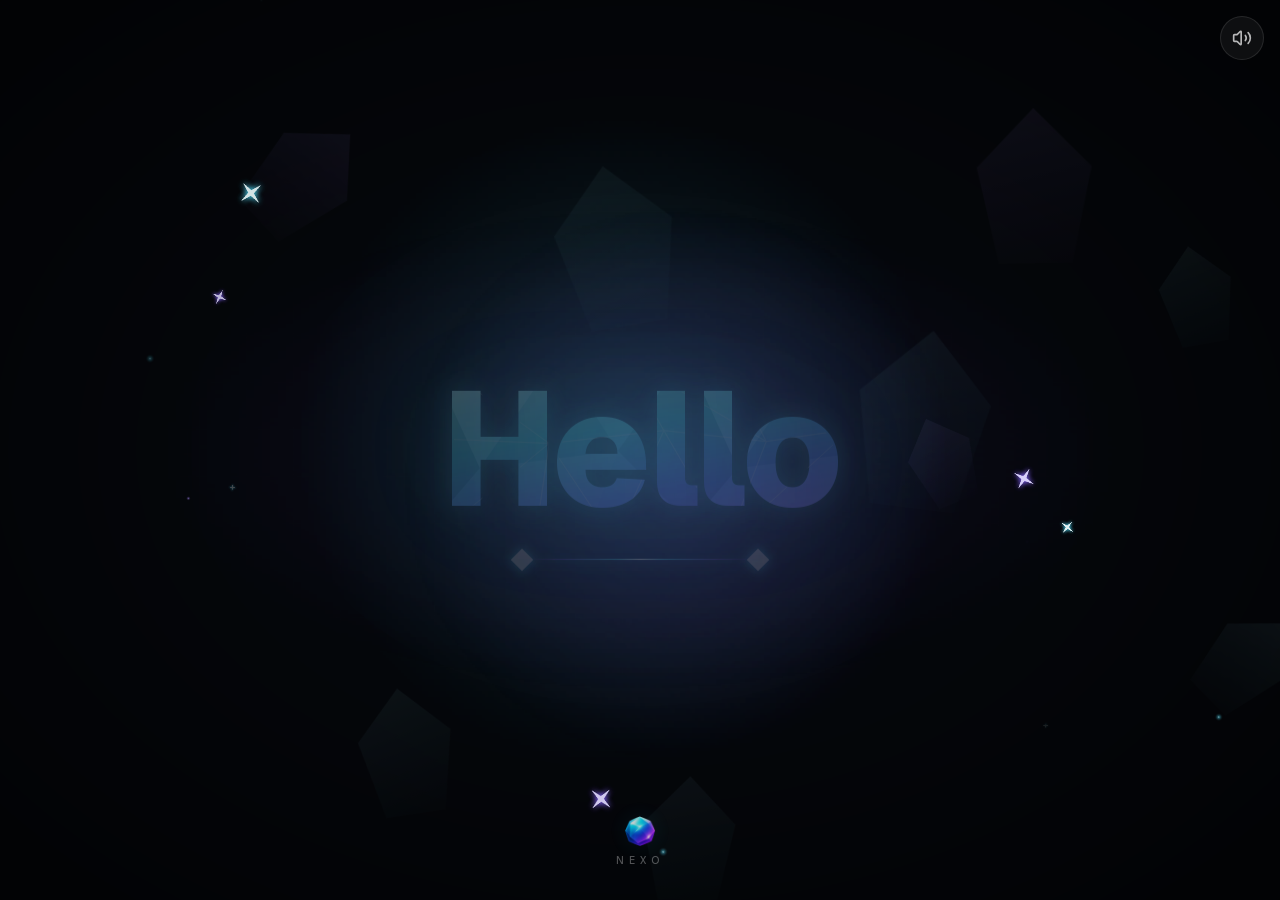
<file: widget-gallery/index.html>
<!DOCTYPE html><html lang="de" class="dark geist_a71539c9-module__T19VSG__variable geist_mono_8d43a2aa-module__8Li5zG__variable caveat_f4b61a99-module__qhs43G__variable h-full antialiased"><head><meta charSet="utf-8"/><meta name="viewport" content="width=device-width, initial-scale=1, viewport-fit=cover"/><link rel="preload" href="/_next/static/media/797e433ab948586e-s.p.0r6juujl39pe6.woff2" as="font" crossorigin="" type="font/woff2"/><link rel="preload" href="/_next/static/media/a85fe84266768609-s.p.0h6ig86gwutp4.woff2" as="font" crossorigin="" type="font/woff2"/><link rel="preload" href="/_next/static/media/caa3a2e1cccd8315-s.p.0wgildi0cnwt9.woff2" as="font" crossorigin="" type="font/woff2"/><link rel="preload" as="image" href="/crystal.png"/><link rel="stylesheet" href="/_next/static/chunks/04khlw2bsgxee.css" data-precedence="next"/><link rel="stylesheet" href="/_next/static/chunks/18uikdb6wja9i.css" data-precedence="next"/><link rel="stylesheet" href="/_next/static/chunks/1_z8bjdv9g41i.css" data-precedence="next"/><link rel="preload" as="script" fetchPriority="low" href="/_next/static/chunks/0rqmg49wirni2.js"/><script src="/_next/static/chunks/2i51e627rllld.js" async=""></script><script src="/_next/static/chunks/13mygkiy-sgj0.js" async=""></script><script src="/_next/static/chunks/1ib4xohwn_uib.js" async=""></script><script src="/_next/static/chunks/turbopack-1xsj3ijd8hkog.js" async=""></script><script src="/_next/static/chunks/2uc9e_9ecuros.js" async=""></script><script src="/_next/static/chunks/3tie-uyjdk5lp.js" async=""></script><script src="/_next/static/chunks/333iidkz19foh.js" async=""></script><script src="/_next/static/chunks/0gdm_7kdql0em.js" async=""></script><script src="/_next/static/chunks/3rxwxcda2o2aa.js" async=""></script><script src="/_next/static/chunks/21gkatn-syt3t.js" async=""></script><script src="/_next/static/chunks/3nl4oasslo-i-.js" async=""></script><script src="/_next/static/chunks/3oktc-5a0-7vg.js" async=""></script><script src="/_next/static/chunks/2i873cttck-g4.js" async=""></script><script src="/_next/static/chunks/1rcsd5vnk_sfx.js" async=""></script><script src="/_next/static/chunks/1guqfjhjyr0w4.js" async=""></script><script src="/_next/static/chunks/3259_ziqbqms8.js" async=""></script><script src="/_next/static/chunks/311-lk8efg6ti.js" async=""></script><script src="/_next/static/chunks/15a3kn6c_qgkf.js" async=""></script><script src="/_next/static/chunks/30diy0gmckb3-.js" async=""></script><script src="/_next/static/chunks/2ivs1idp0bdpu.js" async=""></script><meta name="theme-color" content="#0a0a0a"/><meta name="color-scheme" content="dark"/><title>Nexo</title><meta name="description" content="Nexo ist deine kostenlose Schul-App: Stundenplan, Hausaufgaben, Notizen mit Stift, Noten und Planer an einem Ort. Alles bleibt auf deinem Gerät – ohne Konto, ohne Werbung, auch offline."/><meta name="application-name" content="Nexo"/><link rel="manifest" href="/manifest.webmanifest"/><meta name="keywords" content="Schul-App,Stundenplan,Hausaufgaben,Notizen,Noten,Planer,Schule,offline"/><meta name="google-site-verification" content="q62KNZA9tdDv4IZWB9Q8J-BwRxZVMETvucuHafcso_k"/><meta name="google-site-verification" content="Vy8iLFh-w-jxbNN5xSrBkBcuiUnUKpoh8qIJMu3uRIo"/><meta name="mobile-web-app-capable" content="yes"/><meta name="apple-mobile-web-app-title" content="Nexo"/><meta name="apple-mobile-web-app-status-bar-style" content="black-translucent"/><meta property="og:title" content="Nexo"/><meta property="og:description" content="Nexo ist deine kostenlose Schul-App: Stundenplan, Hausaufgaben, Notizen mit Stift, Noten und Planer an einem Ort. Alles bleibt auf deinem Gerät – ohne Konto, ohne Werbung, auch offline."/><meta property="og:url" content="https://nexo-official.github.io/"/><meta property="og:site_name" content="Nexo"/><meta property="og:locale" content="de_DE"/><meta property="og:image" content="https://nexo-official.github.io/icon-512.png"/><meta property="og:image:width" content="512"/><meta property="og:image:height" content="512"/><meta property="og:image:alt" content="Nexo"/><meta property="og:type" content="website"/><meta name="twitter:card" content="summary"/><meta name="twitter:title" content="Nexo"/><meta name="twitter:description" content="Nexo ist deine kostenlose Schul-App: Stundenplan, Hausaufgaben, Notizen mit Stift, Noten und Planer an einem Ort. Alles bleibt auf deinem Gerät – ohne Konto, ohne Werbung, auch offline."/><meta name="twitter:image" content="https://nexo-official.github.io/icon-512.png"/><link rel="icon" href="/icon.png?icon.0kevs3wyk-muc.png" sizes="512x512" type="image/png"/><link rel="apple-touch-icon" href="/apple-icon.png?apple-icon.0-7ggz6d2srgz.png" sizes="180x180" type="image/png"/><meta name="next-size-adjust" content=""/><script src="/_next/static/chunks/0cz1d0mv5g_q7.js" noModule=""></script></head><body class="h-full overflow-hidden"><div hidden=""><!--$--><!--/$--></div><div aria-hidden="true" class="nexo-boot"><img src="/crystal.png" alt="" class="nexo-boot-mark" draggable="false"/><span class="nexo-boot-line"></span><span class="nexo-boot-hi"></span></div><script>(self.__next_s=self.__next_s||[]).push([0,{"children":"(function(){try{\nvar d=document.documentElement;\nif(localStorage.getItem(\"nexo:onboarded\")!==\"1\")return;\nvar inst=false||matchMedia(\"(display-mode: standalone)\").matches||navigator.standalone===true;\nif(!inst||sessionStorage.getItem(\"nexo:booted\")){d.setAttribute(\"data-no-boot\",\"\");return;}\nsessionStorage.setItem(\"nexo:booted\",\"1\");\nif(sessionStorage.getItem(\"nexo:greeted\"))return;\nvar p=JSON.parse(localStorage.getItem(\"nexo:profile\")||\"{}\");\nvar n=(p.firstName||\"\").trim();if(!n)return;\nsessionStorage.setItem(\"nexo:greeted\",\"1\");\nvar h={\"de\":{\"m\":\"Guten Morgen, {name}\",\"d\":\"Hallo, {name}\",\"e\":\"Guten Abend, {name}\"},\"en\":{\"m\":\"Good morning, {name}\",\"d\":\"Hi, {name}\",\"e\":\"Good evening, {name}\"},\"fr\":{\"m\":\"Bonjour, {name}\",\"d\":\"Salut, {name}\",\"e\":\"Bonsoir, {name}\"},\"es\":{\"m\":\"Buenos días, {name}\",\"d\":\"Hola, {name}\",\"e\":\"Buenas noches, {name}\"},\"ja\":{\"m\":\"おはよう、{name}\",\"d\":\"こんにちは、{name}\",\"e\":\"こんばんは、{name}\"}};var g=h[localStorage.getItem(\"nexo:locale\")]||h.de;\nvar hr=new Date().getHours();var t=(hr\u003e=5\u0026\u0026hr\u003c11?g.m:hr\u003e=17||hr\u003c5?g.e:g.d).replace(\"{name}\",n);\nd.style.setProperty(\"--boot-hi\",JSON.stringify(t));d.setAttribute(\"data-boot-greet\",\"\");\n}catch(e){}})();","id":"nexo-boot-greet"}])</script><div class="pointer-events-none fixed left-0 top-0 z-50 pl-5 pt-5 sm:pl-8 sm:pt-7"><div class="pointer-events-auto"><div class="relative"><div class="relative transition-[transform,opacity] duration-[450ms] ease-[cubic-bezier(0.22,0.61,0.36,1)]" style="transform:scale(1);transform-origin:top left;opacity:1"><button type="button" aria-label="Menü" data-tour="menu" aria-expanded="false" class="relative flex h-14 items-center rounded-lg outline-none focus-visible:ring-2 focus-visible:ring-ring"><div class="size-14 shrink-0" aria-hidden="true"></div></button><div id="nexo-crystal" aria-hidden="true" class="pointer-events-none absolute left-0 top-0 z-10 will-change-transform" style="width:56px;height:56px;transform:translateX(-6px);transform-origin:0% 0% 0"><img src="/crystal.png" alt="" aria-hidden="true" draggable="false" class="select-none object-contain size-full"/></div><div aria-hidden="true" class="pointer-events-none absolute left-0 top-0 z-10 whitespace-nowrap" style="opacity:0;transform:translateX(66px) translateY(28px)"><span class="block -translate-y-1/2 font-semibold leading-none tracking-tight text-foreground" style="font-size:1.5rem">Workspace</span></div><div aria-hidden="true" class="absolute left-0 top-0 flex flex-col" style="pointer-events:none;visibility:hidden"><div aria-hidden="true" class="pointer-events-none absolute -inset-x-8 -inset-y-4 backdrop-blur-[3px] [mask-image:linear-gradient(to_right,transparent,black_22%,black_78%,transparent),linear-gradient(to_bottom,transparent,black_14%,black_86%,transparent)] [mask-composite:intersect] [-webkit-mask-image:linear-gradient(to_right,transparent,black_22%,black_78%,transparent),linear-gradient(to_bottom,transparent,black_14%,black_86%,transparent)] [-webkit-mask-composite:source-in]" style="opacity:0"></div><button type="button" data-tour="menu-settings" class="group relative flex h-14 items-center gap-3 text-left" style="opacity:0;transform:translateY(-8px)"><span class="relative grid size-11 shrink-0 place-items-center overflow-hidden rounded-full bg-surface-2 text-sm font-semibold text-muted ring-1 ring-border transition-[opacity,color] duration-300 group-hover:text-foreground"></span><span class="text-lg font-semibold tracking-tight text-muted transition-colors group-hover:text-accent">Einstellungen</span></button><button type="button" data-tour="menu-workspace" class="group relative flex h-12 items-center text-left" style="opacity:0;transform:translateY(-8px)"><span class="text-2xl font-semibold tracking-tight transition-colors duration-200 text-foreground opacity-0">Workspace</span></button><button type="button" data-tour="menu-school" class="group relative flex h-12 items-center text-left" style="opacity:0;transform:translateY(-8px)"><span class="text-2xl font-semibold tracking-tight transition-colors duration-200 text-muted group-hover:text-accent">Schule</span></button><button type="button" data-tour="menu-planner" class="group relative flex h-12 items-center text-left" style="opacity:0;transform:translateY(-8px)"><span class="text-2xl font-semibold tracking-tight transition-colors duration-200 text-muted group-hover:text-accent">Planer</span></button><button type="button" data-tour="menu-progress" class="group relative flex h-12 items-center text-left" style="opacity:0;transform:translateY(-8px)"><span class="text-2xl font-semibold tracking-tight transition-colors duration-200 text-muted group-hover:text-accent">Fortschritt</span></button><button type="button" data-tour="menu-nexoAi" class="group relative flex h-12 items-center text-left" style="opacity:0;transform:translateY(-8px)"><span class="text-2xl font-semibold tracking-tight transition-colors duration-200 text-muted group-hover:text-accent">Nexo AI</span><span class="ml-2 self-center text-xs font-medium text-faint">bald</span></button><button type="button" data-tour="menu-community" class="group relative flex h-12 items-center text-left" style="opacity:0;transform:translateY(-8px)"><span class="text-2xl font-semibold tracking-tight transition-colors duration-200 text-muted group-hover:text-accent">Community</span><span class="ml-2 self-center text-xs font-medium text-faint">bald</span></button></div></div></div></div></div><main class="h-full"><div class="relative h-dvh overflow-y-auto"><div aria-hidden="true" class="fixed inset-0 -z-10 overflow-hidden bg-black"></div><div class="relative flex min-h-dvh flex-col px-4 pb-16 pt-20 sm:px-6 sm:pt-24 lg:mx-auto lg:max-w-4xl" style="opacity:0;transform:scale(1.03)"><div class="mx-auto w-full max-w-3xl" style="opacity:0;transform:translateY(10px)"><button type="button" class="flex items-center gap-2 rounded-full border border-white/12 bg-neutral-900/60 py-2 pl-3 pr-4 text-sm font-medium text-white/80 shadow-lg backdrop-blur-xl transition-colors hover:bg-neutral-900/85 hover:text-white/95 active:scale-95"><svg xmlns="http://www.w3.org/2000/svg" width="24" height="24" viewBox="0 0 24 24" fill="none" stroke="currentColor" stroke-width="2" stroke-linecap="round" stroke-linejoin="round" class="lucide lucide-arrow-left size-4" aria-hidden="true"><path d="m12 19-7-7 7-7"></path><path d="M19 12H5"></path></svg>Zurück</button></div><h1 class="text-center text-3xl font-semibold tracking-tight text-white sm:text-5xl" style="opacity:0;transform:translateY(10px)">Widget-Galerie</h1><p class="mt-2 text-center text-sm text-white/45" style="opacity:0;transform:translateY(10px)">Wähle ein Widget für deinen Workspace.</p><div class="mx-auto mt-7 flex w-full max-w-xl items-center gap-3 rounded-full border border-white/12 bg-neutral-900/60 px-4 py-3 shadow-lg backdrop-blur-xl" style="opacity:0;transform:translateY(10px)"><svg xmlns="http://www.w3.org/2000/svg" width="24" height="24" viewBox="0 0 24 24" fill="none" stroke="currentColor" stroke-width="2" stroke-linecap="round" stroke-linejoin="round" class="lucide lucide-search size-5 shrink-0 text-white/50" aria-hidden="true"><path d="m21 21-4.34-4.34"></path><circle cx="11" cy="11" r="8"></circle></svg><input type="text" aria-label="Widgets durchsuchen" placeholder="Widgets durchsuchen" class="w-full bg-transparent text-sm text-white outline-none placeholder:text-white/40" value=""/></div><div class="mx-auto mt-4 flex w-full max-w-xl flex-wrap justify-center gap-2" style="opacity:0;transform:translateY(10px)"><button type="button" class="shrink-0 rounded-full border px-4 py-2 text-sm font-semibold backdrop-blur-xl transition-all active:scale-95 border-transparent" style="background-color:var(--accent);color:var(--accent-fg)">Alle</button><button type="button" class="shrink-0 rounded-full border px-4 py-2 text-sm font-semibold backdrop-blur-xl transition-all active:scale-95 border-white/12 bg-white/[0.06] text-white/70 hover:bg-white/12 hover:text-white/95">Uhr</button><button type="button" class="shrink-0 rounded-full border px-4 py-2 text-sm font-semibold backdrop-blur-xl transition-all active:scale-95 border-white/12 bg-white/[0.06] text-white/70 hover:bg-white/12 hover:text-white/95">Wetter</button><button type="button" class="shrink-0 rounded-full border px-4 py-2 text-sm font-semibold backdrop-blur-xl transition-all active:scale-95 border-white/12 bg-white/[0.06] text-white/70 hover:bg-white/12 hover:text-white/95">Aufgaben</button><button type="button" class="shrink-0 rounded-full border px-4 py-2 text-sm font-semibold backdrop-blur-xl transition-all active:scale-95 border-white/12 bg-white/[0.06] text-white/70 hover:bg-white/12 hover:text-white/95">Kalender</button><button type="button" class="shrink-0 rounded-full border px-4 py-2 text-sm font-semibold backdrop-blur-xl transition-all active:scale-95 border-white/12 bg-white/[0.06] text-white/70 hover:bg-white/12 hover:text-white/95">Schule</button><button type="button" class="shrink-0 rounded-full border px-4 py-2 text-sm font-semibold backdrop-blur-xl transition-all active:scale-95 border-white/12 bg-white/[0.06] text-white/70 hover:bg-white/12 hover:text-white/95">Notizen</button><button type="button" class="shrink-0 rounded-full border px-4 py-2 text-sm font-semibold backdrop-blur-xl transition-all active:scale-95 border-white/12 bg-white/[0.06] text-white/70 hover:bg-white/12 hover:text-white/95">Musik</button><button type="button" class="shrink-0 rounded-full border px-4 py-2 text-sm font-semibold backdrop-blur-xl transition-all active:scale-95 border-white/12 bg-white/[0.06] text-white/70 hover:bg-white/12 hover:text-white/95">Werkzeuge</button></div><div class="mx-auto mt-8 grid w-full max-w-3xl grid-cols-2 gap-3 sm:grid-cols-3" style="opacity:0;transform:translateY(10px)"><div role="button" tabindex="0" aria-label="Uhr entfernen" class="group relative h-36 cursor-pointer rounded-2xl bg-neutral-900/80 outline-none transition-colors focus-visible:ring-2 focus-visible:ring-accent/60 col-span-2 sm:col-span-2"><div class="pointer-events-none absolute inset-0 flex items-center justify-center overflow-hidden rounded-2xl p-4"><div><div class="scale-[0.42]"></div></div></div><span class="absolute right-2.5 top-2.5 flex size-6 items-center justify-center rounded-full" style="background-color:var(--accent);color:var(--accent-fg)"><svg xmlns="http://www.w3.org/2000/svg" width="24" height="24" viewBox="0 0 24 24" fill="none" stroke="currentColor" stroke-width="3" stroke-linecap="round" stroke-linejoin="round" class="lucide lucide-check size-3.5" aria-hidden="true"><path d="M20 6 9 17l-5-5"></path></svg></span></div><div role="button" tabindex="0" aria-label="Wetter entfernen" class="group relative h-36 cursor-pointer rounded-2xl bg-neutral-900/80 outline-none transition-colors focus-visible:ring-2 focus-visible:ring-accent/60"><div class="pointer-events-none absolute inset-0 flex items-center justify-center overflow-hidden rounded-2xl p-4"><div><div class=""></div></div></div><span class="absolute right-2.5 top-2.5 flex size-6 items-center justify-center rounded-full" style="background-color:var(--accent);color:var(--accent-fg)"><svg xmlns="http://www.w3.org/2000/svg" width="24" height="24" viewBox="0 0 24 24" fill="none" stroke="currentColor" stroke-width="3" stroke-linecap="round" stroke-linejoin="round" class="lucide lucide-check size-3.5" aria-hidden="true"><path d="M20 6 9 17l-5-5"></path></svg></span></div><div role="button" tabindex="0" aria-label="Aufgaben entfernen" class="group relative h-36 cursor-pointer rounded-2xl bg-neutral-900/80 outline-none transition-colors focus-visible:ring-2 focus-visible:ring-accent/60"><div class="pointer-events-none absolute inset-0 flex items-center justify-center overflow-hidden rounded-2xl p-4"><div><div class=""></div></div></div><span class="absolute right-2.5 top-2.5 flex size-6 items-center justify-center rounded-full" style="background-color:var(--accent);color:var(--accent-fg)"><svg xmlns="http://www.w3.org/2000/svg" width="24" height="24" viewBox="0 0 24 24" fill="none" stroke="currentColor" stroke-width="3" stroke-linecap="round" stroke-linejoin="round" class="lucide lucide-check size-3.5" aria-hidden="true"><path d="M20 6 9 17l-5-5"></path></svg></span></div><div role="button" tabindex="0" aria-label="Als Nächstes entfernen" class="group relative h-36 cursor-pointer rounded-2xl bg-neutral-900/80 outline-none transition-colors focus-visible:ring-2 focus-visible:ring-accent/60"><div class="pointer-events-none absolute inset-0 flex items-center justify-center overflow-hidden rounded-2xl p-4"><div><div class=""></div></div></div><span class="absolute right-2.5 top-2.5 flex size-6 items-center justify-center rounded-full" style="background-color:var(--accent);color:var(--accent-fg)"><svg xmlns="http://www.w3.org/2000/svg" width="24" height="24" viewBox="0 0 24 24" fill="none" stroke="currentColor" stroke-width="3" stroke-linecap="round" stroke-linejoin="round" class="lucide lucide-check size-3.5" aria-hidden="true"><path d="M20 6 9 17l-5-5"></path></svg></span></div><div role="button" tabindex="0" aria-label="Nächste Stunde hinzufügen" class="group relative h-36 cursor-pointer rounded-2xl bg-neutral-900/80 outline-none transition-colors focus-visible:ring-2 focus-visible:ring-accent/60 hover:bg-neutral-900/90"><div class="pointer-events-none absolute inset-0 flex items-center justify-center overflow-hidden rounded-2xl p-4"><div><div class=""></div></div></div><span class="absolute right-2.5 top-2.5 flex size-6 items-center justify-center rounded-full border border-white/15 bg-white/[0.06] text-white/50 transition-colors group-hover:border-transparent group-hover:bg-[color:var(--acc)] group-hover:text-accent-fg [--acc:#4FD6F2]"><svg xmlns="http://www.w3.org/2000/svg" width="24" height="24" viewBox="0 0 24 24" fill="none" stroke="currentColor" stroke-width="2.5" stroke-linecap="round" stroke-linejoin="round" class="lucide lucide-plus size-3.5" aria-hidden="true"><path d="M5 12h14"></path><path d="M12 5v14"></path></svg></span></div><div role="button" tabindex="0" aria-label="Woche hinzufügen" class="group relative h-36 cursor-pointer rounded-2xl bg-neutral-900/80 outline-none transition-colors focus-visible:ring-2 focus-visible:ring-accent/60 hover:bg-neutral-900/90"><div class="pointer-events-none absolute inset-0 flex items-center justify-center overflow-hidden rounded-2xl p-4"><div><div class=""></div></div></div><span class="absolute right-2.5 top-2.5 flex size-6 items-center justify-center rounded-full border border-white/15 bg-white/[0.06] text-white/50 transition-colors group-hover:border-transparent group-hover:bg-[color:var(--acc)] group-hover:text-accent-fg [--acc:#4FD6F2]"><svg xmlns="http://www.w3.org/2000/svg" width="24" height="24" viewBox="0 0 24 24" fill="none" stroke="currentColor" stroke-width="2.5" stroke-linecap="round" stroke-linejoin="round" class="lucide lucide-plus size-3.5" aria-hidden="true"><path d="M5 12h14"></path><path d="M12 5v14"></path></svg></span></div><div role="button" tabindex="0" aria-label="Smart Stack hinzufügen" class="group relative h-36 cursor-pointer rounded-2xl bg-neutral-900/80 outline-none transition-colors focus-visible:ring-2 focus-visible:ring-accent/60 hover:bg-neutral-900/90"><div class="pointer-events-none absolute inset-0 flex items-center justify-center overflow-hidden rounded-2xl p-4"><div><div class="scale-[0.85]"></div></div></div><span class="absolute right-2.5 top-2.5 flex size-6 items-center justify-center rounded-full border border-white/15 bg-white/[0.06] text-white/50 transition-colors group-hover:border-transparent group-hover:bg-[color:var(--acc)] group-hover:text-accent-fg [--acc:#4FD6F2]"><svg xmlns="http://www.w3.org/2000/svg" width="24" height="24" viewBox="0 0 24 24" fill="none" stroke="currentColor" stroke-width="2.5" stroke-linecap="round" stroke-linejoin="round" class="lucide lucide-plus size-3.5" aria-hidden="true"><path d="M5 12h14"></path><path d="M12 5v14"></path></svg></span></div><div role="button" tabindex="0" aria-label="Tests &amp; Lernplan hinzufügen" class="group relative h-36 cursor-pointer rounded-2xl bg-neutral-900/80 outline-none transition-colors focus-visible:ring-2 focus-visible:ring-accent/60 hover:bg-neutral-900/90"><div class="pointer-events-none absolute inset-0 flex items-center justify-center overflow-hidden rounded-2xl p-4"><div><div class="scale-[0.8]"></div></div></div><span class="absolute right-2.5 top-2.5 flex size-6 items-center justify-center rounded-full border border-white/15 bg-white/[0.06] text-white/50 transition-colors group-hover:border-transparent group-hover:bg-[color:var(--acc)] group-hover:text-accent-fg [--acc:#4FD6F2]"><svg xmlns="http://www.w3.org/2000/svg" width="24" height="24" viewBox="0 0 24 24" fill="none" stroke="currentColor" stroke-width="2.5" stroke-linecap="round" stroke-linejoin="round" class="lucide lucide-plus size-3.5" aria-hidden="true"><path d="M5 12h14"></path><path d="M12 5v14"></path></svg></span></div><div role="button" tabindex="0" aria-label="Noten hinzufügen" class="group relative h-36 cursor-pointer rounded-2xl bg-neutral-900/80 outline-none transition-colors focus-visible:ring-2 focus-visible:ring-accent/60 hover:bg-neutral-900/90"><div class="pointer-events-none absolute inset-0 flex items-center justify-center overflow-hidden rounded-2xl p-4"><div><div class="scale-[0.82]"></div></div></div><span class="absolute right-2.5 top-2.5 flex size-6 items-center justify-center rounded-full border border-white/15 bg-white/[0.06] text-white/50 transition-colors group-hover:border-transparent group-hover:bg-[color:var(--acc)] group-hover:text-accent-fg [--acc:#4FD6F2]"><svg xmlns="http://www.w3.org/2000/svg" width="24" height="24" viewBox="0 0 24 24" fill="none" stroke="currentColor" stroke-width="2.5" stroke-linecap="round" stroke-linejoin="round" class="lucide lucide-plus size-3.5" aria-hidden="true"><path d="M5 12h14"></path><path d="M12 5v14"></path></svg></span></div><div role="button" tabindex="0" aria-label="Karteikarten hinzufügen" class="group relative h-36 cursor-pointer rounded-2xl bg-neutral-900/80 outline-none transition-colors focus-visible:ring-2 focus-visible:ring-accent/60 hover:bg-neutral-900/90"><div class="pointer-events-none absolute inset-0 flex items-center justify-center overflow-hidden rounded-2xl p-4"><div><div class="scale-[0.8]"></div></div></div><span class="absolute right-2.5 top-2.5 flex size-6 items-center justify-center rounded-full border border-white/15 bg-white/[0.06] text-white/50 transition-colors group-hover:border-transparent group-hover:bg-[color:var(--acc)] group-hover:text-accent-fg [--acc:#4FD6F2]"><svg xmlns="http://www.w3.org/2000/svg" width="24" height="24" viewBox="0 0 24 24" fill="none" stroke="currentColor" stroke-width="2.5" stroke-linecap="round" stroke-linejoin="round" class="lucide lucide-plus size-3.5" aria-hidden="true"><path d="M5 12h14"></path><path d="M12 5v14"></path></svg></span></div><div role="button" tabindex="0" aria-label="Tagesringe hinzufügen" class="group relative h-36 cursor-pointer rounded-2xl bg-neutral-900/80 outline-none transition-colors focus-visible:ring-2 focus-visible:ring-accent/60 hover:bg-neutral-900/90"><div class="pointer-events-none absolute inset-0 flex items-center justify-center overflow-hidden rounded-2xl p-4"><div><div class=""></div></div></div><span class="absolute right-2.5 top-2.5 flex size-6 items-center justify-center rounded-full border border-white/15 bg-white/[0.06] text-white/50 transition-colors group-hover:border-transparent group-hover:bg-[color:var(--acc)] group-hover:text-accent-fg [--acc:#4FD6F2]"><svg xmlns="http://www.w3.org/2000/svg" width="24" height="24" viewBox="0 0 24 24" fill="none" stroke="currentColor" stroke-width="2.5" stroke-linecap="round" stroke-linejoin="round" class="lucide lucide-plus size-3.5" aria-hidden="true"><path d="M5 12h14"></path><path d="M12 5v14"></path></svg></span></div><div role="button" tabindex="0" aria-label="Serie hinzufügen" class="group relative h-36 cursor-pointer rounded-2xl bg-neutral-900/80 outline-none transition-colors focus-visible:ring-2 focus-visible:ring-accent/60 hover:bg-neutral-900/90"><div class="pointer-events-none absolute inset-0 flex items-center justify-center overflow-hidden rounded-2xl p-4"><div><div class=""></div></div></div><span class="absolute right-2.5 top-2.5 flex size-6 items-center justify-center rounded-full border border-white/15 bg-white/[0.06] text-white/50 transition-colors group-hover:border-transparent group-hover:bg-[color:var(--acc)] group-hover:text-accent-fg [--acc:#4FD6F2]"><svg xmlns="http://www.w3.org/2000/svg" width="24" height="24" viewBox="0 0 24 24" fill="none" stroke="currentColor" stroke-width="2.5" stroke-linecap="round" stroke-linejoin="round" class="lucide lucide-plus size-3.5" aria-hidden="true"><path d="M5 12h14"></path><path d="M12 5v14"></path></svg></span></div><div role="button" tabindex="0" aria-label="Deine Woche hinzufügen" class="group relative h-36 cursor-pointer rounded-2xl bg-neutral-900/80 outline-none transition-colors focus-visible:ring-2 focus-visible:ring-accent/60 hover:bg-neutral-900/90"><div class="pointer-events-none absolute inset-0 flex items-center justify-center overflow-hidden rounded-2xl p-4"><div><div class=""></div></div></div><span class="absolute right-2.5 top-2.5 flex size-6 items-center justify-center rounded-full border border-white/15 bg-white/[0.06] text-white/50 transition-colors group-hover:border-transparent group-hover:bg-[color:var(--acc)] group-hover:text-accent-fg [--acc:#4FD6F2]"><svg xmlns="http://www.w3.org/2000/svg" width="24" height="24" viewBox="0 0 24 24" fill="none" stroke="currentColor" stroke-width="2.5" stroke-linecap="round" stroke-linejoin="round" class="lucide lucide-plus size-3.5" aria-hidden="true"><path d="M5 12h14"></path><path d="M12 5v14"></path></svg></span></div><div role="button" tabindex="0" aria-label="Zuletzt bearbeitet hinzufügen" class="group relative h-36 cursor-pointer rounded-2xl bg-neutral-900/80 outline-none transition-colors focus-visible:ring-2 focus-visible:ring-accent/60 hover:bg-neutral-900/90 col-span-2 sm:col-span-1"><div class="pointer-events-none absolute inset-0 flex items-center justify-center overflow-hidden rounded-2xl p-4"><div><div class=""></div></div></div><span class="absolute right-2.5 top-2.5 flex size-6 items-center justify-center rounded-full border border-white/15 bg-white/[0.06] text-white/50 transition-colors group-hover:border-transparent group-hover:bg-[color:var(--acc)] group-hover:text-accent-fg [--acc:#4FD6F2]"><svg xmlns="http://www.w3.org/2000/svg" width="24" height="24" viewBox="0 0 24 24" fill="none" stroke="currentColor" stroke-width="2.5" stroke-linecap="round" stroke-linejoin="round" class="lucide lucide-plus size-3.5" aria-hidden="true"><path d="M5 12h14"></path><path d="M12 5v14"></path></svg></span></div><div role="button" tabindex="0" aria-label="Schmierblatt hinzufügen" class="group relative h-36 cursor-pointer rounded-2xl bg-neutral-900/80 outline-none transition-colors focus-visible:ring-2 focus-visible:ring-accent/60 hover:bg-neutral-900/90"><div class="pointer-events-none absolute inset-0 flex items-center justify-center overflow-hidden rounded-2xl p-4"><div><div class="scale-[0.6]"></div></div></div><span class="absolute right-2.5 top-2.5 flex size-6 items-center justify-center rounded-full border border-white/15 bg-white/[0.06] text-white/50 transition-colors group-hover:border-transparent group-hover:bg-[color:var(--acc)] group-hover:text-accent-fg [--acc:#4FD6F2]"><svg xmlns="http://www.w3.org/2000/svg" width="24" height="24" viewBox="0 0 24 24" fill="none" stroke="currentColor" stroke-width="2.5" stroke-linecap="round" stroke-linejoin="round" class="lucide lucide-plus size-3.5" aria-hidden="true"><path d="M5 12h14"></path><path d="M12 5v14"></path></svg></span></div><div role="button" tabindex="0" aria-label="Haftnotiz hinzufügen" class="group relative h-36 cursor-pointer rounded-2xl bg-neutral-900/80 outline-none transition-colors focus-visible:ring-2 focus-visible:ring-accent/60 hover:bg-neutral-900/90"><div class="pointer-events-none absolute inset-0 flex items-center justify-center overflow-hidden rounded-2xl p-4"><div><div class=""></div></div></div><span class="absolute right-2.5 top-2.5 flex size-6 items-center justify-center rounded-full border border-white/15 bg-white/[0.06] text-white/50 transition-colors group-hover:border-transparent group-hover:bg-[color:var(--acc)] group-hover:text-accent-fg [--acc:#4FD6F2]"><svg xmlns="http://www.w3.org/2000/svg" width="24" height="24" viewBox="0 0 24 24" fill="none" stroke="currentColor" stroke-width="2.5" stroke-linecap="round" stroke-linejoin="round" class="lucide lucide-plus size-3.5" aria-hidden="true"><path d="M5 12h14"></path><path d="M12 5v14"></path></svg></span></div><div role="button" tabindex="0" aria-label="Musik &amp; Sounds hinzufügen" class="group relative h-36 cursor-pointer rounded-2xl bg-neutral-900/80 outline-none transition-colors focus-visible:ring-2 focus-visible:ring-accent/60 hover:bg-neutral-900/90"><div class="pointer-events-none absolute inset-0 flex items-center justify-center overflow-hidden rounded-2xl p-4"><div><div class=""></div></div></div><span class="absolute right-2.5 top-2.5 flex size-6 items-center justify-center rounded-full border border-white/15 bg-white/[0.06] text-white/50 transition-colors group-hover:border-transparent group-hover:bg-[color:var(--acc)] group-hover:text-accent-fg [--acc:#4FD6F2]"><svg xmlns="http://www.w3.org/2000/svg" width="24" height="24" viewBox="0 0 24 24" fill="none" stroke="currentColor" stroke-width="2.5" stroke-linecap="round" stroke-linejoin="round" class="lucide lucide-plus size-3.5" aria-hidden="true"><path d="M5 12h14"></path><path d="M12 5v14"></path></svg></span></div><div role="button" tabindex="0" aria-label="Lernen hinzufügen" class="group relative h-36 cursor-pointer rounded-2xl bg-neutral-900/80 outline-none transition-colors focus-visible:ring-2 focus-visible:ring-accent/60 hover:bg-neutral-900/90"><div class="pointer-events-none absolute inset-0 flex items-center justify-center overflow-hidden rounded-2xl p-4"><div><div class="scale-[0.52]"></div></div></div><span class="pointer-events-none absolute bottom-2 left-2.5 flex items-center gap-1 rounded-full border border-white/10 bg-neutral-950/80 px-2 py-0.5 text-[0.625rem] text-white/65"><svg xmlns="http://www.w3.org/2000/svg" width="24" height="24" viewBox="0 0 24 24" fill="none" stroke="currentColor" stroke-width="2" stroke-linecap="round" stroke-linejoin="round" class="lucide lucide-graduation-cap size-3" aria-hidden="true" style="color:var(--accent)"><path d="M21.42 10.922a1 1 0 0 0-.019-1.838L12.83 5.18a2 2 0 0 0-1.66 0L2.6 9.08a1 1 0 0 0 0 1.832l8.57 3.908a2 2 0 0 0 1.66 0z"></path><path d="M22 10v6"></path><path d="M6 12.5V16a6 3 0 0 0 12 0v-3.5"></path></svg>als Symbol</span><span class="absolute right-2.5 top-2.5 flex size-6 items-center justify-center rounded-full border border-white/15 bg-white/[0.06] text-white/50 transition-colors group-hover:border-transparent group-hover:bg-[color:var(--acc)] group-hover:text-accent-fg [--acc:#4FD6F2]"><svg xmlns="http://www.w3.org/2000/svg" width="24" height="24" viewBox="0 0 24 24" fill="none" stroke="currentColor" stroke-width="2.5" stroke-linecap="round" stroke-linejoin="round" class="lucide lucide-plus size-3.5" aria-hidden="true"><path d="M5 12h14"></path><path d="M12 5v14"></path></svg></span></div><div role="button" tabindex="0" aria-label="Stunden-Fortschritt hinzufügen" class="group relative h-36 cursor-pointer rounded-2xl bg-neutral-900/80 outline-none transition-colors focus-visible:ring-2 focus-visible:ring-accent/60 hover:bg-neutral-900/90"><div class="pointer-events-none absolute inset-0 flex items-center justify-center overflow-hidden rounded-2xl p-4"><div><div class=""></div></div></div><span class="absolute right-2.5 top-2.5 flex size-6 items-center justify-center rounded-full border border-white/15 bg-white/[0.06] text-white/50 transition-colors group-hover:border-transparent group-hover:bg-[color:var(--acc)] group-hover:text-accent-fg [--acc:#4FD6F2]"><svg xmlns="http://www.w3.org/2000/svg" width="24" height="24" viewBox="0 0 24 24" fill="none" stroke="currentColor" stroke-width="2.5" stroke-linecap="round" stroke-linejoin="round" class="lucide lucide-plus size-3.5" aria-hidden="true"><path d="M5 12h14"></path><path d="M12 5v14"></path></svg></span></div><div role="button" tabindex="0" aria-label="Taschenrechner hinzufügen" class="group relative h-36 cursor-pointer rounded-2xl bg-neutral-900/80 outline-none transition-colors focus-visible:ring-2 focus-visible:ring-accent/60 hover:bg-neutral-900/90"><div class="pointer-events-none absolute inset-0 flex items-center justify-center overflow-hidden rounded-2xl p-4"><div><div class="scale-[0.7]"></div></div></div><span class="pointer-events-none absolute bottom-2 left-2.5 flex items-center gap-1 rounded-full border border-white/10 bg-neutral-950/80 px-2 py-0.5 text-[0.625rem] text-white/65"><svg xmlns="http://www.w3.org/2000/svg" width="24" height="24" viewBox="0 0 24 24" fill="none" stroke="currentColor" stroke-width="2" stroke-linecap="round" stroke-linejoin="round" class="lucide lucide-calculator size-3" aria-hidden="true" style="color:var(--accent)"><rect width="16" height="20" x="4" y="2" rx="2"></rect><line x1="8" x2="16" y1="6" y2="6"></line><line x1="16" x2="16" y1="14" y2="18"></line><path d="M16 10h.01"></path><path d="M12 10h.01"></path><path d="M8 10h.01"></path><path d="M12 14h.01"></path><path d="M8 14h.01"></path><path d="M12 18h.01"></path><path d="M8 18h.01"></path></svg>als Symbol</span><span class="absolute right-2.5 top-2.5 flex size-6 items-center justify-center rounded-full border border-white/15 bg-white/[0.06] text-white/50 transition-colors group-hover:border-transparent group-hover:bg-[color:var(--acc)] group-hover:text-accent-fg [--acc:#4FD6F2]"><svg xmlns="http://www.w3.org/2000/svg" width="24" height="24" viewBox="0 0 24 24" fill="none" stroke="currentColor" stroke-width="2.5" stroke-linecap="round" stroke-linejoin="round" class="lucide lucide-plus size-3.5" aria-hidden="true"><path d="M5 12h14"></path><path d="M12 5v14"></path></svg></span></div><div role="button" tabindex="0" aria-label="Tafelwerk hinzufügen" class="group relative h-36 cursor-pointer rounded-2xl bg-neutral-900/80 outline-none transition-colors focus-visible:ring-2 focus-visible:ring-accent/60 hover:bg-neutral-900/90"><div class="pointer-events-none absolute inset-0 flex items-center justify-center overflow-hidden rounded-2xl p-4"><div><div class=""></div></div></div><span class="pointer-events-none absolute bottom-2 left-2.5 flex items-center gap-1 rounded-full border border-white/10 bg-neutral-950/80 px-2 py-0.5 text-[0.625rem] text-white/65"><svg xmlns="http://www.w3.org/2000/svg" width="24" height="24" viewBox="0 0 24 24" fill="none" stroke="currentColor" stroke-width="2" stroke-linecap="round" stroke-linejoin="round" class="lucide lucide-sigma size-3" aria-hidden="true" style="color:var(--accent)"><path d="M18 7V5a1 1 0 0 0-1-1H6.5a.5.5 0 0 0-.4.8l4.5 6a2 2 0 0 1 0 2.4l-4.5 6a.5.5 0 0 0 .4.8H17a1 1 0 0 0 1-1v-2"></path></svg>als Symbol</span><span class="absolute right-2.5 top-2.5 flex size-6 items-center justify-center rounded-full border border-white/15 bg-white/[0.06] text-white/50 transition-colors group-hover:border-transparent group-hover:bg-[color:var(--acc)] group-hover:text-accent-fg [--acc:#4FD6F2]"><svg xmlns="http://www.w3.org/2000/svg" width="24" height="24" viewBox="0 0 24 24" fill="none" stroke="currentColor" stroke-width="2.5" stroke-linecap="round" stroke-linejoin="round" class="lucide lucide-plus size-3.5" aria-hidden="true"><path d="M5 12h14"></path><path d="M12 5v14"></path></svg></span></div><div role="button" tabindex="0" aria-label="Einheiten hinzufügen" class="group relative h-36 cursor-pointer rounded-2xl bg-neutral-900/80 outline-none transition-colors focus-visible:ring-2 focus-visible:ring-accent/60 hover:bg-neutral-900/90"><div class="pointer-events-none absolute inset-0 flex items-center justify-center overflow-hidden rounded-2xl p-4"><div><div class=""></div></div></div><span class="pointer-events-none absolute bottom-2 left-2.5 flex items-center gap-1 rounded-full border border-white/10 bg-neutral-950/80 px-2 py-0.5 text-[0.625rem] text-white/65"><svg xmlns="http://www.w3.org/2000/svg" width="24" height="24" viewBox="0 0 24 24" fill="none" stroke="currentColor" stroke-width="2" stroke-linecap="round" stroke-linejoin="round" class="lucide lucide-ruler size-3" aria-hidden="true" style="color:var(--accent)"><path d="M21.3 15.3a2.4 2.4 0 0 1 0 3.4l-2.6 2.6a2.4 2.4 0 0 1-3.4 0L2.7 8.7a2.41 2.41 0 0 1 0-3.4l2.6-2.6a2.41 2.41 0 0 1 3.4 0Z"></path><path d="m14.5 12.5 2-2"></path><path d="m11.5 9.5 2-2"></path><path d="m8.5 6.5 2-2"></path><path d="m17.5 15.5 2-2"></path></svg>als Symbol</span><span class="absolute right-2.5 top-2.5 flex size-6 items-center justify-center rounded-full border border-white/15 bg-white/[0.06] text-white/50 transition-colors group-hover:border-transparent group-hover:bg-[color:var(--acc)] group-hover:text-accent-fg [--acc:#4FD6F2]"><svg xmlns="http://www.w3.org/2000/svg" width="24" height="24" viewBox="0 0 24 24" fill="none" stroke="currentColor" stroke-width="2.5" stroke-linecap="round" stroke-linejoin="round" class="lucide lucide-plus size-3.5" aria-hidden="true"><path d="M5 12h14"></path><path d="M12 5v14"></path></svg></span></div><div role="button" tabindex="0" aria-label="Stoppuhr &amp; Timer hinzufügen" class="group relative h-36 cursor-pointer rounded-2xl bg-neutral-900/80 outline-none transition-colors focus-visible:ring-2 focus-visible:ring-accent/60 hover:bg-neutral-900/90"><div class="pointer-events-none absolute inset-0 flex items-center justify-center overflow-hidden rounded-2xl p-4"><div><div class=""></div></div></div><span class="pointer-events-none absolute bottom-2 left-2.5 flex items-center gap-1 rounded-full border border-white/10 bg-neutral-950/80 px-2 py-0.5 text-[0.625rem] text-white/65"><svg xmlns="http://www.w3.org/2000/svg" width="24" height="24" viewBox="0 0 24 24" fill="none" stroke="currentColor" stroke-width="2" stroke-linecap="round" stroke-linejoin="round" class="lucide lucide-timer size-3" aria-hidden="true" style="color:var(--accent)"><line x1="10" x2="14" y1="2" y2="2"></line><line x1="12" x2="15" y1="14" y2="11"></line><circle cx="12" cy="14" r="8"></circle></svg>als Symbol</span><span class="absolute right-2.5 top-2.5 flex size-6 items-center justify-center rounded-full border border-white/15 bg-white/[0.06] text-white/50 transition-colors group-hover:border-transparent group-hover:bg-[color:var(--acc)] group-hover:text-accent-fg [--acc:#4FD6F2]"><svg xmlns="http://www.w3.org/2000/svg" width="24" height="24" viewBox="0 0 24 24" fill="none" stroke="currentColor" stroke-width="2.5" stroke-linecap="round" stroke-linejoin="round" class="lucide lucide-plus size-3.5" aria-hidden="true"><path d="M5 12h14"></path><path d="M12 5v14"></path></svg></span></div><div role="button" tabindex="0" aria-label="Wörterbuch hinzufügen" class="group relative h-36 cursor-pointer rounded-2xl bg-neutral-900/80 outline-none transition-colors focus-visible:ring-2 focus-visible:ring-accent/60 hover:bg-neutral-900/90"><div class="pointer-events-none absolute inset-0 flex items-center justify-center overflow-hidden rounded-2xl p-4"><div><div class=""></div></div></div><span class="pointer-events-none absolute bottom-2 left-2.5 flex items-center gap-1 rounded-full border border-white/10 bg-neutral-950/80 px-2 py-0.5 text-[0.625rem] text-white/65"><svg xmlns="http://www.w3.org/2000/svg" width="24" height="24" viewBox="0 0 24 24" fill="none" stroke="currentColor" stroke-width="2" stroke-linecap="round" stroke-linejoin="round" class="lucide lucide-languages size-3" aria-hidden="true" style="color:var(--accent)"><path d="m5 8 6 6"></path><path d="m4 14 6-6 2-3"></path><path d="M2 5h12"></path><path d="M7 2h1"></path><path d="m22 22-5-10-5 10"></path><path d="M14 18h6"></path></svg>als Symbol</span><span class="absolute right-2.5 top-2.5 flex size-6 items-center justify-center rounded-full border border-white/15 bg-white/[0.06] text-white/50 transition-colors group-hover:border-transparent group-hover:bg-[color:var(--acc)] group-hover:text-accent-fg [--acc:#4FD6F2]"><svg xmlns="http://www.w3.org/2000/svg" width="24" height="24" viewBox="0 0 24 24" fill="none" stroke="currentColor" stroke-width="2.5" stroke-linecap="round" stroke-linejoin="round" class="lucide lucide-plus size-3.5" aria-hidden="true"><path d="M5 12h14"></path><path d="M12 5v14"></path></svg></span></div></div></div></div><!--$--><!--/$--></main><div aria-hidden="true" class="pointer-events-none fixed inset-0 z-[180]"></div><script src="/_next/static/chunks/0rqmg49wirni2.js" id="_R_" async=""></script><script>(self.__next_f=self.__next_f||[]).push([0])</script><script>self.__next_f.push([1,"1:\"$Sreact.fragment\"\n2:I[78384,[\"/_next/static/chunks/2uc9e_9ecuros.js\",\"/_next/static/chunks/3tie-uyjdk5lp.js\",\"/_next/static/chunks/333iidkz19foh.js\",\"/_next/static/chunks/0gdm_7kdql0em.js\",\"/_next/static/chunks/3rxwxcda2o2aa.js\",\"/_next/static/chunks/21gkatn-syt3t.js\",\"/_next/static/chunks/3nl4oasslo-i-.js\",\"/_next/static/chunks/3oktc-5a0-7vg.js\",\"/_next/static/chunks/2i873cttck-g4.js\",\"/_next/static/chunks/1rcsd5vnk_sfx.js\"],\"BootSplash\"]\n3:I[79520,[\"/_next/static/chunks/2uc9e_9ecuros.js\",\"/_next/static/chunks/3tie-uyjdk5lp.js\",\"/_next/static/chunks/333iidkz19foh.js\",\"/_next/static/chunks/0gdm_7kdql0em.js\",\"/_next/static/chunks/3rxwxcda2o2aa.js\",\"/_next/static/chunks/21gkatn-syt3t.js\",\"/_next/static/chunks/3nl4oasslo-i-.js\",\"/_next/static/chunks/3oktc-5a0-7vg.js\",\"/_next/static/chunks/2i873cttck-g4.js\",\"/_next/static/chunks/1rcsd5vnk_sfx.js\"],\"\"]\n5:I[5748,[\"/_next/static/chunks/2uc9e_9ecuros.js\",\"/_next/static/chunks/3tie-uyjdk5lp.js\",\"/_next/static/chunks/333iidkz19foh.js\",\"/_next/static/chunks/0gdm_7kdql0em.js\",\"/_next/static/chunks/3rxwxcda2o2aa.js\",\"/_next/static/chunks/21gkatn-syt3t.js\",\"/_next/static/chunks/3nl4oasslo-i-.js\",\"/_next/static/chunks/3oktc-5a0-7vg.js\",\"/_next/static/chunks/2i873cttck-g4.js\",\"/_next/static/chunks/1rcsd5vnk_sfx.js\"],\"MotionSetup\"]\n6:I[59256,[\"/_next/static/chunks/2uc9e_9ecuros.js\",\"/_next/static/chunks/3tie-uyjdk5lp.js\",\"/_next/static/chunks/333iidkz19foh.js\",\"/_next/static/chunks/0gdm_7kdql0em.js\",\"/_next/static/chunks/3rxwxcda2o2aa.js\",\"/_next/static/chunks/21gkatn-syt3t.js\",\"/_next/static/chunks/3nl4oasslo-i-.js\",\"/_next/static/chunks/3oktc-5a0-7vg.js\",\"/_next/static/chunks/2i873cttck-g4.js\",\"/_next/static/chunks/1rcsd5vnk_sfx.js\"],\"AppMenu\"]\n7:I[39756,[\"/_next/static/chunks/2uc9e_9ecuros.js\",\"/_next/static/chunks/3tie-uyjdk5lp.js\",\"/_next/static/chunks/333iidkz19foh.js\",\"/_next/static/chunks/0gdm_7kdql0em.js\",\"/_next/static/chunks/3rxwxcda2o2aa.js\",\"/_next/static/chunks/21gkatn-syt3t.js\",\"/_next/static/chunks/3nl4oasslo-i-.js\",\"/_next/static/chunks/3oktc-5a0-7vg.js\",\"/_next/static/chunks/2i873cttck-g4.js\",\"/_next/static/chunks/1rcsd5vnk_sfx.js\"],\"default\"]\n8:I[58298,[\"/_next/static/chunks/2uc9e_9ecuros.js\",\"/_next/static/chunks/3tie-uyjdk5lp.js\",\"/_next/static/chunks/333iidkz19foh.js\",\"/_next/static/chunks/0gdm_7kdql0em.js\",\"/_next/static/chunks/3rxwxcda2o2aa.js\",\"/_next/static/chunks/21gkatn-syt3t.js\",\"/_next/static/chunks/3nl4oasslo-i-.js\",\"/_next/static/chunks/3oktc-5a0-7vg.js\",\"/_next/static/chunks/2i873cttck-g4.js\",\"/_next/static/chunks/1rcsd5vnk_sfx.js\",\"/_next/static/chunks/1guqfjhjyr0w4.js\"],\"default\"]\n9:I[37457,[\"/_next/static/chunks/2uc9e_9ecuros.js\",\"/_next/static/chunks/3tie-uyjdk5lp.js\",\"/_next/static/chunks/333iidkz19foh.js\",\"/_next/static/chunks/0gdm_7kdql0em.js\",\"/_next/static/chunks/3rxwxcda2o2aa.js\",\"/_next/static/chunks/21gkatn-syt3t.js\",\"/_next/static/chunks/3nl4oasslo-i-.js\",\"/_next/static/chunks/3oktc-5a0-7vg.js\",\"/_next/static/chunks/2i873cttck-g4.js\",\"/_next/static/chunks/1rcsd5vnk_sfx.js\"],\"default\"]\n26:I[63491,[\"/_next/static/chunks/2uc9e_9ecuros.js\",\"/_next/static/chunks/3tie-uyjdk5lp.js\",\"/_next/static/chunks/333iidkz19foh.js\",\"/_next/static/chunks/0gdm_7kdql0em.js\",\"/_next/static/chunks/3rxwxcda2o2aa.js\",\"/_next/static/chunks/21gkatn-syt3t.js\",\"/_next/static/chunks/3nl4oasslo-i-.js\",\"/_next/static/chunks/3oktc-5a0-7vg.js\",\"/_next/static/chunks/2i873cttck-g4.js\",\"/_next/static/chunks/1rcsd5vnk_sfx.js\",\"/_next/static/chunks/3259_ziqbqms8.js\"],\"default\"]\n:HL[\"/_next/static/chunks/04khlw2bsgxee.css\",\"style\"]\n:HL[\"/_next/static/chunks/18uikdb6wja9i.css\",\"style\"]\n:HL[\"/_next/static/chunks/1_z8bjdv9g41i.css\",\"style\"]\n:HL[\"/_next/static/media/797e433ab948586e-s.p.0r6juujl39pe6.woff2\",\"font\",{\"crossOrigin\":\"\",\"type\":\"font/woff2\"}]\n:HL[\"/_next/static/media/a85fe84266768609-s.p.0h6ig86gwutp4.woff2\",\"font\",{\"crossOrigin\":\"\",\"type\":\"font/woff2\"}]\n:HL[\"/_next/static/media/caa3a2e1cccd8315-s.p.0wgildi0cnwt9.woff2\",\"font\",{\"crossOrigin\":\"\",\"type\":\"font/woff2\"}]\n4:T4b4,(function(){try{\nvar d=document.documentElement;\nif(localStorage.getItem(\"nexo:onboarded\")!==\"1\")return;\nvar inst=false||matchMedia(\"(display-mode: standalone)\").matches||navigator.standalone===true;\nif(!inst||sessionStorage.getItem(\"nexo:booted\")){d.setAttribute(\"data-no-boot\",\"\");return;}\nsessionStorage.setItem(\"nexo:booted\",\"1\");\nif(sessionStorage.getItem(\"nexo:greeted\"))return;\nvar p=JSON.parse(localStorage.getItem(\"nexo:profile\")||\"{}\");\nvar n=(p.firstName||\"\").trim();if(!n)return;\nsessionStorage.setItem(\"nexo:greeted\",\"1\");\nvar h={\"de\":{\"m\":\"Guten Morgen, {name}\",\"d\":\"Hallo, {name}\",\"e\":\"Guten Abend, {name}\"},\"en\":{\"m\":\"Good morning, {name}\",\"d\":\"Hi, {name}\",\"e\":\"Good evening, {name}\"},\"fr\":{\"m\":\"Bonjour, {name}\",\"d\":\"Salut, {name}\",\"e\":\"Bonsoir, {name}\"},\"es\":{\"m\":\"Buenos días, {name}\",\"d\":\"Hola, {name}\",\"e\":\"Buenas noches, {name}\"},\"ja\":{\"m\":\"おはよう、{name}\",\"d\":\"こんにちは、{name}\",\"e\":\"こんばんは、{name}\"}};var g=h[localStorage.getItem(\"nexo:locale\")]||h.de;\nvar hr=new Date().getHours();var t=(hr\u003e=5\u0026\u0026hr\u003c11?g.m:hr\u003e=17||hr\u003c5?g.e:g.d).replace(\"{name}\",n);\nd.style.setProperty(\"--boot-hi\",JSON.stringify(t));d.setAttribute(\"data-boot-greet\",\"\");\n}catch(e){}})();24:X\n0:{\"P\":null,\"c\":[\"\",\"widget-gallery\",\"\"],\"q\":\"\",\"i\":false,\"f\":[[[\"\",{\"children\":[\"widget-gallery\",{\"children\":[\"__PAGE__\",{},\"$undefined\",\"$undefined\",4608]},\"$undefined\",\"$undefined\",4608]},\"$undefined\",\"$undefined\",4624],[[\"$\",\"$1\",\"c\",{\"children\":[[[\"$\",\"link\",\"0\",{\"rel\":\"stylesheet\",\"href\":\"/_next/static/chunks/04khlw2bsgxee.css\",\"precedence\":\"next\",\"crossOrigin\":\"$undefined\",\"nonce\":\"$undefined\"}],[\"$\",\"link\",\"1\",{\"rel\":\"stylesheet\",\"href\":\"/_next/static/chunks/18uikdb6wja9i.css\",\"precedence\":\"next\",\"crossOrigin\":\"$undefined\",\"nonce\":\"$undefined\"}],[\"$\",\"link\",\"2\",{\"rel\":\"stylesheet\",\"href\":\"/_next/static/chunks/1_z8bjdv9g41i.css\",\"precedence\":\"next\",\"crossOrigin\":\"$undefined\",\"nonce\":\"$undefined\"}],[\"$\",\"script\",\"script-0\",{\"src\":\"/_next/static/chunks/2uc9e_9ecuros.js\",\"async\":true,\"nonce\":\"$undefined\"}],[\"$\",\"script\",\"script-1\",{\"src\":\"/_next/static/chunks/3tie-uyjdk5lp.js\",\"async\":true,\"nonce\":\"$undefined\"}],[\"$\",\"script\",\"script-2\",{\"src\":\"/_next/static/chunks/333iidkz19foh.js\",\"async\":true,\"nonce\":\"$undefined\"}],[\"$\",\"script\",\"script-3\",{\"src\":\"/_next/static/chunks/0gdm_7kdql0em.js\",\"async\":true,\"nonce\":\"$undefined\"}],[\"$\",\"script\",\"script-4\",{\"src\":\"/_next/static/chunks/3rxwxcda2o2aa.js\",\"async\":true,\"nonce\":\"$undefined\"}],[\"$\",\"script\",\"script-5\",{\"src\":\"/_next/static/chunks/21gkatn-syt3t.js\",\"async\":true,\"nonce\":\"$undefined\"}],[\"$\",\"script\",\"script-6\",{\"src\":\"/_next/static/chunks/3nl4oasslo-i-.js\",\"async\":true,\"nonce\":\"$undefined\"}],[\"$\",\"script\",\"script-7\",{\"src\":\"/_next/static/chunks/3oktc-5a0-7vg.js\",\"async\":true,\"nonce\":\"$undefined\"}],[\"$\",\"script\",\"script-8\",{\"src\":\"/_next/static/chunks/2i873cttck-g4.js\",\"async\":true,\"nonce\":\"$undefined\"}],[\"$\",\"script\",\"script-9\",{\"src\":\"/_next/static/chunks/1rcsd5vnk_sfx.js\",\"async\":true,\"nonce\":\"$undefined\"}]],[\"$\",\"html\",null,{\"lang\":\"de\",\"suppressHydrationWarning\":true,\"className\":\"dark geist_a71539c9-module__T19VSG__variable geist_mono_8d43a2aa-module__8Li5zG__variable caveat_f4b61a99-module__qhs43G__variable h-full antialiased\",\"children\":[\"$\",\"body\",null,{\"className\":\"h-full overflow-hidden\",\"children\":[[\"$\",\"$L2\",null,{}],[\"$\",\"$L3\",null,{\"id\":\"nexo-boot-greet\",\"strategy\":\"beforeInteractive\",\"children\":\"$4\"}],[\"$\",\"$L5\",null,{\"children\":[[\"$\",\"div\",null,{\"className\":\"pointer-events-none fixed left-0 top-0 z-50 pl-5 pt-5 sm:pl-8 sm:pt-7\",\"children\":[\"$\",\"div\",null,{\"className\":\"pointer-events-auto\",\"children\":[\"$\",\"$L6\",null,{}]}]}],[\"$\",\"main\",null,{\"className\":\"h-full\",\"children\":[\"$\",\"$L7\",null,{\"parallelRouterKey\":\"children\",\"error\":\"$8\",\"errorStyles\":[],\"errorScripts\":[[\"$\",\"script\",\"script-0\",{\"src\":\"/_next/static/chunks/1guqfjhjyr0w4.js\",\"async\":true,\"nonce\":\"$undefined\"}]],\"template\":[\"$\",\"$L9\",null,{}],\"templateStyles\":\"$undefined\",\"templateScripts\":\"$undefined\",\"notFound\":[[[\"$\",\"title\",null,{\"children\":\"404: This page could not be found.\"}],[\"$\",\"div\",null,{\"style\":{\"fontFamily\":\"system-ui,\\\"Segoe UI\\\",Roboto,Helvetica,Arial,sans-serif,\\\"Apple Color Emoji\\\",\\\"Segoe UI Emoji\\\"\",\"height\":\"100vh\",\"textAlign\":\"center\",\"display\":\"flex\",\"flexDirection\":\"column\",\"alignItems\":\"center\",\"justifyContent\":\"center\"},\"children\":[\"$\",\"div\",null,{\"children\":[[\"$\",\"style\",null,{\"dangerouslySetInnerHTML\":{\"__html\":\"body{color:#000;background:#fff;margin:0}.next-error-h1{border-right:1px solid rgba(0,0,0,.3)}@media (prefers-color-scheme:dark){body{color:#fff;background:#000}.next-error-h1{border-right:1px solid rgba(255,255,255,.3)}}\"}}],\"$La\",\"$Lb\"]}]}]],[]],\"forbidden\":\"$undefined\",\"unauthorized\":\"$undefined\"}]}],\"$Lc\",\"$Ld\",\"$Le\",\"$Lf\",\"$L10\",\"$L11\",\"$L12\",\"$L13\",\"$L14\",\"$L15\",\"$L16\",\"$L17\",\"$L18\",\"$L19\",\"$L1a\",\"$L1b\",\"$L1c\",\"$L1d\",\"$L1e\"]}],\"$L1f\",\"$L20\",\"$L21\"]}]}]]}],{\"children\":[\"$L22\",{\"children\":[\"$L23\",{},null,false,null]},null,false,\"$24\"]},null,false,null],\"$L25\",false]],\"m\":\"$undefined\",\"G\":[\"$26\",[\"$L27\",\"$L28\",\"$L29\"]],\"S\":true,\"h\":null,\"r\":\"$undefined\",\"s\":\"$undefined\",\"a\":\"$undefined\",\"l\":\"$undefined\",\"p\":\"$undefined\",\"d\":\"$undefined\",\"b\":\"VzhujhoLxcGmxuNbGzMb0\"}\n2a:I[42638,[\"/_next/static/chunks/2uc9e_9ecuros.js\",\"/_next/static/chunks/3tie-uyjdk5lp.js\",\"/_next/static/chunks/333iidkz19foh.js\",\"/_next/static/chunks/0gdm_7kdql0em.js\",\"/_next/static/chunks/3rxwxcda2o2aa.js\",\"/_next/static/chunks/21gkatn-syt3t.js\",\"/_next/static/chunks/3nl4oasslo-i-.js\",\"/_next/static/chunks/3oktc-5a0-7vg.js\",\"/_next/static/chunks/2i873cttck-g4.js\",\"/_next/static/chunks/1rcsd5vnk_sfx.js\"],\"BackToWorkspace\"]\n2b:I[83826,[\"/_next/static/chunks/2uc9e_9ecuros.js\",\"/_next/static/chunks/3tie-uyjdk5lp.js\",\"/_next/static/chunks/333iidkz19foh.js\",\"/_next/static/chunks/0gdm_7kdql0em.js\",\"/_next/static/chunks/3rxwxcda2o2aa.js\",\"/_next/static/chunks/21gkatn-syt3t.js\",\"/_next/static/chunks/3nl4oasslo-i-.js\",\"/_next/static/chunks/3oktc-5a0-7vg.js\",\"/_next/static/chunks/2i873cttck-g4.js\",\"/_next/static/chunks/1rcsd5vnk_sfx.js\"],\"UndoToast\"]\n2c:I[902,[\"/_next/static/chunks/2uc9e_9ecuros.js\",\"/_next/static/chunks/3tie-uyjdk5lp.js\",\"/_next/static/chunks/333iidkz19foh.js\",\"/_next/static/chunks/0gdm_7kdql0em.js\",\"/_next/static/chunks/3rxwxcda2o2aa.js\",\"/_next/static/chunks/21gkatn-syt3t.js\",\"/_next/static/chunks/3nl4oasslo-i-.js\",\"/_next/static/chunks/3oktc-5a0-7vg.js\",\"/_next/static/chunks/2i873cttck-g4.js\",\"/_next/static/chunks/1rcsd5vnk_sfx.js\"],\"BackupReminder\"]\n2d:I[54981,[\"/_next/static/chunks/2uc9e_9ecuros.js\",\"/_next/static/chunks/3tie-uyjdk5lp.js\",\"/_next/static/chunks/333iidkz19foh.js\",\"/_next/static/chunks/0gdm_7kdql0em.js\",\"/_next/static/chunks/3rxwxcda2o2aa.js\",\"/_next/static/chunks/21gkatn-syt3t.js\",\"/_next/static/chunks/3nl4oasslo-i-.js\",\"/_next/static/chunks/3oktc-5a0-7vg.js\",\"/_next/static/chunks/2i873cttck-g4.js\",\"/_next/static/chunks/1rcsd5vnk_sfx.js\"],\"Onboarding\"]\n2e:I[29766,[\"/_next/static/chunks/2uc9e_9ecuros.js\",\"/_next/static/chunks/3tie-uyjdk5lp.js\",\"/_next/static/chunks/333iidkz19foh.js\",\"/_next/static/chunks/0gdm_7kdql0em.js\",\"/_next/static/chunks/3rxwxcda2o2aa.js\",\"/_next/static/chunks/21gkatn-syt3t.js\",\"/_next/static/chunks/3nl4oasslo-i-.js\",\"/_next/static/chunks/3oktc-5a0-7vg.js\",\"/_next/static/chunks/2i873cttck-g4.js\",\"/_next/static/chunks/1rcsd5vnk_sfx.js\"],\"TourOverlay\"]\n2f:I[33392,[\"/_next/static/chunks/2uc9e_9ecuros.js\",\"/_next/static/chunks/3tie-uyjdk5lp.js\",\"/_next/static/chunks/333iidkz19foh.js\",\"/_next/static/chunks/0gdm_7kdql0em.js\",\"/_next/static/chunks/3rxwxcda2o2aa.js\",\"/_next/static/chunks/21gkatn-syt3t.js\",\"/_next/static/chunks/3nl4oasslo-i-.js\",\"/_next/static/chunks/3oktc-5a0-7vg.js\",\"/_next/static/chunks/2i873cttck-g4.js\",\"/_next/static/chunks/1rcsd5vnk_sfx.js\"],\"HoverHint\"]\n30:I[83347,[\"/_next/static/chunks/2uc9e_9ecuros.js\",\"/_next/static/chunks/3tie-uyjdk5lp.js\",\"/_next/static/chunks/333iidkz19foh.js\",\"/_next/static/chunks/0gdm_7kdql0em.js\",\"/_next/static/chunks/3rxwxcda2o2aa.js\",\"/_next/static/chunks/21gkatn-syt3t.js\",\"/_next/static/chunks/3nl4oasslo-i-.js\",\"/_next/static/chunks/3oktc-5a0-7vg.js\",\"/_next/static/chunks/2i873cttck-g4.js\",\"/_next/static/chunks/1rcsd5vnk_sfx.js\"],\"PenHover\"]\n31:I[71241,[\"/_next/static/chunks/2uc9e_9ecuros.js\",\"/_next/static/chunks/3tie-uyjdk5lp.js\",\"/_next/static/chunks/333iidkz19foh.js\",\"/_next/static/chunks/0gdm_7kdql0em.js\",\"/_next/static/chunks/3rxwxcda2o2aa.js\",\"/_next/static/chunks/21gkatn-syt3t.js\",\"/_next/static/chunks/3nl4oasslo-i-.js\",\"/_next/static/chunks/3oktc-5a0-7vg.js\",\"/_next/static/chunks/2i873cttck-g4.js\",\"/_next/static/chunks/1rcsd5vnk_sfx.js\"],\"CheckBurst\"]\n32:I[97630,[\"/_next/static/chunks/2uc9e_9ecuros.js\",\"/_next/static/chunks/3tie-uyjdk5lp.js\",\"/_next/static/chunks/333iidkz19foh.js\",\"/_next/static/chunks/0gdm_7kdql0em.js\",\"/_next/static/chunks/3rxwxcda2o2aa.js\",\"/_next/static/chunks/21gkatn-syt3t.js\",\"/_next/static/chunks/3nl4oasslo-i-.js\",\"/_next/static/chunks/3oktc-5a0-7vg.js\",\"/_next/static/chunks/2i873cttck-g4.js\",\"/_next/static/chunks/1rcsd5vnk_sfx.js\"],\"QuickHomeworkHost\"]\n33:I[26009,[\"/_next/static/chunks/2uc9e_9ecuros.js\",\"/_next/static/chunks/3tie-uyjdk5lp.js\",\"/_next/static/chunks/333iidkz19foh.js\",\"/_next/static/chunks/0gdm_7kdql0em.js\",\"/_next/static/chunks/3rxwxcda2o2aa.js\",\"/_next/static/chunks/21gkatn-syt3t.js\",\"/_next/static/chunks/3nl4oasslo-i-.js\",\"/_next/static/chunks/3oktc-5a0-7vg.js\",\"/_next/static/chunks/2i873cttck-g4.js\",\"/_next/static/chunks/1rcsd5vnk_sfx.js\"],\"CommandPalette\"]\n34:I[17892,[\"/_next/static/chunks/2uc9e_9ecuros.js\",\"/_next/static/chunks/3tie-uyjdk5lp.js\",\"/_next/static/chunks/333iidkz19foh.js\",\"/_next/static/chunks/0gdm_7kdql0em.js\",\"/_next/static/chunks/3rxwxcda2o2aa.js\",\"/_next/static/chunks/21gkatn-syt3t.js\",\"/_next/static/chunks/3nl4oasslo-i-.js\",\"/_next/static/chunks/3oktc-5a0-7vg.js\",\"/_next/static/chunks/2i873cttck-g4.js\",\"/_next/static/chunks/1rcsd5vnk_sfx.js\"],\"PullToSearch\"]\n35:I[43672,[\"/_next/static/chunks/2uc9e_9ecuros.js\",\"/_next/static/chunks/3tie-uyjdk5lp.js\",\"/_next/static/chunks/333iidkz19foh.js\",\"/_next/static/chunks/0gdm_7kdql0em.js\",\"/_next/static/chunks/3rxwxcda2o2aa.js\",\"/_next/static/chunks/21gkatn-syt3t.js\",\"/_next/static/chunks/3nl4oasslo-i-.js\",\"/_next/static/chunks/3oktc-5a0-7vg.js\",\"/_next/static/chunks/2i873cttck-g4.js\",\"/_next/static/chunks/1rcsd5vnk_sfx.js\"],\"ReminderHost\"]\n36:I[23246,[\"/_next/static/chunks/2uc9e_9ecuros.js\",\"/_next/static/chunks/3tie-uyjdk5lp.js\",\"/_next/static/chunks/333iidkz19foh.js\",\"/_next/static/chunks/0gdm_7kdql0em.js\",\"/_next/static/chunks/3rxwxcda2o2aa.js\",\"/_next/static/chunks/21gkatn-syt3t.js\",\"/_next/static/chunks/3nl4oasslo-i-.js\",\"/_next/static/chunks/3oktc-5a0-7vg.js\",\"/_next/static/chunks/2i873cttck-g4.js\",\"/_next/static/chunks/1rcsd5vnk_sfx.js\"],\"StudyHost\"]\n37:I[38363,[\"/_next/static/chunks/2uc9e_9ecuros.js\",\"/_next/static/chunks/3tie-uyjdk5lp.js\",\"/_next/static/chunks/333iidkz19foh.js\",\"/_next/static/chunks/0gdm_7kdql0em.js\",\"/_next/static/chunks/3rxwxcda2o2aa.js\",\"/_next/static/chunks/21gkatn-syt3t.js\",\"/_next/static/chunks/3nl4oasslo-i-.js\",\"/_next/static/chunks/3oktc-5a0-7vg.js\",\"/_next/static/chunks/2i873cttck-g4.js\",\"/_next/static/chunks/1rcsd5vnk_sfx.js\"],\"TimerHost\"]\n38:I[45813,[\"/_next/static/chunks/2uc9e_9ecuros.js\",\"/_next/static/chunks/3tie-uyjdk5lp.js\",\"/_next/static/chunks/333iidkz19foh.js\",\"/_next/static/chunks/0gdm_7kdql0em.js\",\"/_next/static/chunks/3rxwxcda2o2aa.js\",\"/_next/static/chunks/21gkatn-syt3t.js\",\"/_next/static/chunks/3nl4oasslo-i-.js\",\"/_next/static/chunks/3oktc-5a0-7vg.js\",\"/_next/static/chunks/2i873cttck-g4.js\",\"/_next/static/chunks/1rcsd5vnk_sfx.js\"],\"NudgeHost\"]\n39:I[29778,[\"/_next/static/chunks/2uc9e_9ecuros.js\",\"/_next/static/chunks/3tie-uyjdk5lp.js\",\"/_next/static/chunks/333iidkz19foh.js\",\"/_next/static/chunks/0gdm_7kdql0em.js\",\"/_next/static/chunks/3rxwxcda2o2aa.js\",\"/_next/static/chunks/21gkatn-syt3t.js\",\"/_next/static/chunks/3nl4oasslo-i-.js\",\"/_next/static/chunks/3oktc-5a0-7vg.js\",\"/_next/static/chunks/2i873cttck-g4.js\",\"/_next/static/chunks/1rcsd5vnk_sfx.js\"],\"ReliabilityHost\"]\n3a:I[66452,[\"/_next/static/chunks/2uc9e_9ecuros.js\",\"/_next/static/chunks/3tie-uyjdk5lp.js\",\"/_next/static/chunks/333iidkz19foh.js\",\"/_next/static/chunks/0gdm_7kdql0em.js\",\"/_next/static/chunks/3rxwxcda2o2aa.js\",\"/_next/static/chunks/21gkatn-syt3t.js\",\"/_next/static/chunks/3nl4oasslo-i-.js\",\"/_next/static/chunks/3oktc-5a0-7vg.js\",\"/_next/static/chunks/2i873cttck-g4.js\",\"/_next/static/chunks/1rcsd5vnk_sfx.js\"],\"TiltHost\"]\n3b:I[72330,[\"/_next/static/chunks/2uc9e_9ecuros.js\",\"/_next/static/chunks/3tie-uyjdk5lp.js\",\"/_next/static/chunks/333iidkz19foh.js\",\"/_next/static/chunks/0gdm_7kdql0em.js\",\"/_next/static/chunks/3rxwxcda2o2aa.js\",\"/_next/static/chunks/21gkatn-syt3t.js\",\"/_next/static/chunks/3nl4oasslo-i-.js\",\"/_next/static/chunks/3oktc-5a0-7vg.js\",\"/_next/static/chunks/2i873cttck-g4.js\",\"/_next/static/chunks/1rcsd5vnk_sfx.js\"],\"ProgressHost\"]\n3c:I[54462,[\"/_next/static/chunks/2uc9e_9ecuros.js\",\"/_next/static/chunks/3tie-uyjdk5lp.js\",\"/_next/static/chunks/333iidkz19foh.js\",\"/_next/static/chunks/0gdm_7kdql0em.js\",\"/_next/static/chunks/3rxwxcda2o2aa.js\",\"/_next/static/chunks/21gkatn-syt3t.js\",\"/_next/static/chunks/3nl4oasslo-i-.js\",\"/_next/static/chunks/3oktc-5a0-7vg.js\",\"/_next/static/chunks/2i873cttck-g4.js\",\"/_next/static/chunks/1rcsd5vnk_sfx.js\"],\"AppRouteFix\"]\n3d:I[32489,[\"/_next/static/chunks/2uc9e_9ecuros.js\",\"/_next/static/chunks/3tie-uyjdk5lp.js\",\"/_next/static/chunks/333iidkz19foh.js\",\"/_next/static/chunks/0gdm_7kdql0em.js\",\"/_next/static/chunks/3rxwxcda2o2aa.js\",\"/_next/static/chunks/21gkatn-syt3t.js\",\"/_next/static/chunks/3nl4oasslo-i-.js\",\"/_next/static/chunks/3oktc-5a0-7vg.js\",\"/_next/static/chunks/2i873cttck-g4.js\",\"/_next/static/chunks/1rcsd5vnk_sfx.js\"],\"PerfGuard\"]\n3e:I[86737,[\"/_next/static/chunks/2uc9e_9ecuros.js\",\"/_next/static/chunks/3tie-uyjdk5lp.js\",\"/_next/static/chunks/333iidkz19foh.js\",\"/_next/static/chunks/0gdm_7kdql0em.js\",\"/_next/static/chunks/3rxwxcda2o2aa.js\",\"/_next/static/chunks/21gkatn-syt3t.js\",\"/_next/static/chunks/3nl4oasslo-i-.js\",\"/_next/static/chunks/3oktc-5a0-7vg.js\",\"/_next/static/chunks/2i873cttck-g4.js\",\"/_next/static/chunks/1rcsd5vnk_sfx.js\"],\"Warmup\"]\n3f:I[19280,[\"/_next/static/chunks/2uc9e_9ecuros.js\",\"/_next/static/chunks/3tie-uyjdk5lp.js\",\"/_next/static/chunks/333iidkz19foh.js\",\"/_next/static/chunks/0gdm_7kdql0em.js\",\"/_next/static/chunks/3rxwxcda2o2aa.js\",\"/_next/static/chunks/21gkatn-syt3t.js\",\"/_next/static/chunks/3nl4oasslo-i-.js\",\"/_next/static/chunks/3oktc-5a0-7vg.js\",\"/_next/static/chunks/2i873cttck-g4.js\",\"/_next/static/chunks/1rcsd5vnk_sfx.js\"],\"ServiceWorkerRegister\"]\n40:I[47257,[\"/_next/static/chunks/2uc9e_9ecuros.js\",\"/_next/static/chunks/3tie-uyjdk5lp.js\",\"/_next/static/chunks/333iidkz19foh.js\",\"/_next/static/chunks/0gdm_7kdql0em.js\",\"/_next/static/chunks/3rxwxcda2o2aa.js\",\"/_next/static/chunks/21gkatn-syt3t.js\",\"/_next/static/chunks/3nl4oasslo-i-.js\",\"/_next/static/chunks/3oktc-5a0-7vg.js\",\"/_next/static/chunks/2i873cttck-g4.js\",\"/_next/static/chunks/1rcsd5vnk_sfx.js\"],\"ClientPageRoot\"]\n41:I[76030,[\"/_next/static/chunks/2uc9e_9ecuros.js\",\"/_next/static/chunks/3tie-uyjdk5lp.js\",\"/_next/static/chunks/333iidkz19foh.js\",\"/_next/static/chunks/0gdm_7kdql0em.js\",\"/_next/static/chunks/3rxwxcda2o2aa.js\",\"/_next/static/chunks/21gkatn-syt3t.js\",\"/_next/static/chunks/3nl4oasslo-i-.js\",\"/_next/static/chunks/3oktc-5a0-7vg.js\",\"/_next/static/chunks/2i873cttck-g4.js\",\"/_next/static/chunks/1rcsd5vnk_sfx.js\",\"/_next/static/chunks/311-lk8efg6ti.js\",\"/_next/static/chunks/15a3kn6c_qgkf.js\",\"/_next/static/chunks/30diy0gmckb3-.js\",\"/_next/static/chunks/2ivs1idp0bdpu.js\"],\"default\"]\n44:I[97367,[\"/_next/static/chunks/2uc9e_9ecuros.js\",\"/_next/static/chunks/3tie-uyjdk5lp.js\",\"/_next/static/chunks/333iidkz19foh.js\",\"/_next/static/chunks/0gdm_7kdql0em.js\",\"/_next/static/chunks/3rxwxcda2o2aa.js\",\"/_next/static/chunks/21gkatn-syt3t.js\",\"/_next/static/chunks/3nl4oasslo-i-.js\",\"/_next/static/chunks/3oktc-5a0-7vg.js\",\"/_next/static/chunks/2i873cttck-g4.js\",\"/_next/static/chunks/1rcsd5vnk_sfx.js\"],\"OutletBoundary\"]\n45:\"$Sreact.suspense\"\n47:I[97367,[\"/_next/static/chunks/2uc9e_9ecuros.js\",\"/_next/static/chunks/3tie-uyjdk5lp.js\",\"/_next/static/chunks/333iidkz19foh.js\",\"/_next/static/chunks/0gdm_7kdql0em.js\",\"/_next/static/chunks/3rxwxcda2o2aa.js\",\"/_next/static/chunks/21gkatn-syt3t.js\",\"/_next/static/chunks/3nl4oasslo-i-.js\",\"/_next/static/chunks/3oktc-5a0-7vg.js\",\"/_next/static/chunks/2i873cttck-g4.js\",\"/_next/static/chunks/1rcsd5vnk_sfx.js\"],\"ViewportBoundary\"]\n49:I[97367,[\"/_next/static/chunks/2uc9e_9ecuros.js\",\"/_next/static/chunks/3tie-uyjdk5lp.js\",\"/_next/static/chunks/333iidkz19foh.js\",\"/_next/static/chunks/0gdm_7kdql0em.js\",\"/_next/static/chunks/3rxwxcda2o2aa.js\",\"/_next/static/chunks/21gkatn-syt3t.js\",\"/_next/static/chunks/3nl4oasslo-i-.js\",\"/_next/static/chunks/3oktc-5a0-7vg.js\",\"/_next/static/chunks/2i873cttck-g4.js\",\"/_next/static/chunks/1rcsd5vnk_sfx.js\"],\"MetadataBoundary\"]\na:[\"$\",\"h1\",null,{\"className\":\"next-error-h1\",\"style\":{\"display\":\"inline-block\",\"margin\":\"0 20px 0 0\",\"padding\":\"0 23px 0 0\",\"fontSize\":24,\"fontWeight\":500,\"verticalAlign\":\"top\",\"lineHeight\":\"49px\"},\"children\":404}]\nb:[\"$\",\"div\",null,{\"style\":{\"display\":\"inline-block\"},\"children\":[\"$\",\"h2\",null,{\"style\":{\"fontSize\":14,\"fontWeight\":400,\"lineHeight\":\"49px\",\"margin\":0},\"children\":\"This page could not be found.\"}]}]\nc:[\"$\",\"$L2a\",null,{}]\nd:[\"$\",\"$L2b\",null,{}]\ne:[\"$\",\"$L2c\",null,{}]\nf:[\"$\",\"$L2d\",null,{}]\n10:[\"$\",\"$L2e\",null,{}]\n11:[\"$\",\"$L2f\",null,{}]\n12:[\"$\",\"$L30\",null,{}]\n13:[\"$\",\"$L31\",null,{}]\n14:[\"$\",\"$L32\",null,{}]\n15:[\"$\",\"$L33\",null,{}]\n16:[\"$\",\"$L34\",null,{}]\n17:[\"$\",\"$L35\",null,{}]\n18:[\"$\",\"$L36\",null,{}]\n19:[\"$\",\"$L37\",null,{}]\n1a:[\"$\",\"$L38\",null,{}]\n1b:[\"$\",\"$L39\",null,{}]\n1c:[\"$\",\"$L3a\",null,{}]\n1d:[\"$\",\"$L3b\",null,{}]\n1e:[\"$\",\"$L3c\",null,{}]\n1f:[\"$\",\"$L3d\",null,{}]\n20:[\"$\",\"$L3e\",null,{}]\n21:[\"$\",\"$L3f\",null,{}]\n22:[\"$\",\"$1\",\"c\",{\"children\":[null,[\"$\",\"$L7\",null,{\"parallelRouterKey\":\"children\",\"error\":\"$undefined\",\"errorStyles\":\"$undefined\",\"errorScripts\":\"$undefined\",\"template\":[\"$\",\"$L9\",null,{}],\"templateStyles\":\"$undefined\",\"templateScripts\":\"$undefined\",\"notFound\":\"$undefined\",\"forbidden\":\"$undefined\",\"unauthorized\":\"$undefined\"}]]}]\n23:[\"$\",\"$1\",\"c\",{\"children\":[[\"$\",\"$L40\",null,{\"Component\":\"$41\",\"serverProvidedParams\":{\"searchParams\":{},\"params\":{},\"promises\":[\"$@42\",\"$@43\"]}}],[[\"$\",\"script\",\"script-0\",{\"src\":\"/_next/static/chunks/311-lk8efg6ti.js\",\"async\":true,\"nonce\":\"$undefined\"}],[\"$\",\"script\",\"script-1\",{\"src\":\"/_next/static/chunks/15a3kn6c_qgkf.js\",\"async\":true,\"nonce\":\"$undefined\"}],[\"$\",\"script\",\"script-2\",{\"src\":\"/_next/static/chunks/30diy0gmckb3-.js\",\"async\":true,\"nonce\":\"$undefined\"}],[\"$\",\"script\",\"script-3\",{\"src\":\"/_next/static/chunks/2ivs1idp0bdpu.js\",\"async\":true,\"nonce\":\"$undefined\"}]],[\"$\",\"$L44\",null,{\"children\":[\"$\",\"$45\",null,{\"name\":\"Next.MetadataOutlet\",\"children\":\"$@46\"}]}]]}]\n25:[\"$\",\"$1\",\"h\",{\"children\":[null,[\"$\",\"$L47\",null,{\"children\":\"$L48\"}],[\"$\",\"div\",null,{\"hidden\":true,\"children\":[\"$\",\"$L49\",null,{\"children\":[\"$\",\"$45\",null,{\"name\":\"Next.Metadata\",\"children\":\"$L4a\"}]}]}],[\"$\",\"meta\",null,{\"name\":\"next-size-adjust\",\"content\":\"\"}]]}]\n27:[\"$\",\"link\",\"0\",{\"rel\":\"stylesheet\",\"href\":\"/_next/static/chunks/04khlw2bsgxee.css\",\"precedence\":\"next\",\"crossOrigin\":\"$undefined\",\"nonce\":\"$undefined\"}]\n28:[\"$\",\"link\",\"1\",{\"rel\":\"stylesheet\",\"href\":\"/_next/static/chunks/18uikdb6wja9i.css\",\"precedence\":\"next\",\"crossOrigin\":\"$undefined\",\"nonce\":\"$undefined\"}]\n29:[\"$\",\"link\",\"2\",{\"rel\":\"stylesheet\",\"href\":\"/_next/static/chunks/1_z8bjdv9g41i.css\",\"precedence\":\"next\",\"crossOrigin\":\"$undefined\",\"nonce\":\"$undefined\"}]\n24:C\n42:{}\n43:\"$23:props:children:0:props:serverProvidedParams:params\"\n48:[[\"$\",\"meta\",\"0\",{\"charSet\":\"utf-8\"}],[\"$\",\"meta\",\"1\",{\"name\":\"viewport\",\"content\":\"width=device-width, initial-scale=1, viewport-fit=cover\"}],[\"$\",\"meta\",\"2\",{\"name\":\"theme-color\",\"content\":\"#0a0a0a\"}],[\"$\",\"meta\",\"3\",{\"name\":\"color-scheme\",\"content\":\"dark\"}]]\n4b:I[27201,[\"/_next/static/chunks/2uc9e_9ecuros.js\",\"/_next/static/chunks/3tie-uyjdk5lp.js\",\"/_next/static/chunks/333iidkz19foh.js\",\"/_next/static/chunks/0gdm_7kdql0em.js\",\"/_next/static/chunks/3rxwxcda2o2aa.js\",\"/_next/static/chunks/21gkatn-syt3t.js\",\"/_next/static/chunks/3nl4oasslo-i-.js\",\"/_next/static/chunks/3oktc-5a0-7vg.js\",\"/_next/static/chunks/2i873cttck-g4.js\",\"/_next/static/chunks/1rcsd5vnk_sfx.js\"],\"IconMark\"]\n46:null\n4a:[[\"$\",\"title\",\"0\",{\"children\":\"Nexo\"}],[\"$\",\"meta\",\"1\",{\"name\":\"description\",\"content\":\"Nexo ist deine kostenlose Schul-App: Stundenplan, Hausaufgaben, Notizen mit Stift, Noten und Planer an einem Ort. Alles bleibt auf deinem Gerät – ohne Konto, ohne Werbung, auch offline.\"}],[\"$\",\"meta\",\"2\",{\"name\":\"application-name\",\"content\":\"Nexo\"}],[\"$\",\"link\",\"3\",{\"rel\":\"manifest\",\"href\":\"/manifest.webmanifest\",\"crossOrigin\":\"$undefined\"}],[\"$\",\"meta\",\"4\",{\"name\":\"keywords\",\"content\":\"Schul-App,Stundenplan,Hausaufgaben,Notizen,Noten,Planer,Schule,offline\"}],[\"$\",\"meta\",\"5\",{\"name\":\"google-site-verification\",\"content\":\"q62KNZA9tdDv4IZWB9Q8J-BwRxZVMETvucuHafcso_k\"}],[\"$\",\"meta\",\"6\",{\"name\":\"google-site-verification\",\"content\":\"Vy8iLFh-w-jxbNN5xSrBkBcuiUnUKpoh8qIJMu3uRIo\"}],[\"$\",\"meta\",\"7\",{\"name\":\"mobile-web-app-capable\",\"content\":\"yes\"}],[\"$\",\"meta\",\"8\",{\"name\":\"apple-mobile-web-app-title\",\"content\":\"Nexo\"}],[\"$\",\"meta\",\"9\",{\"name\":\"apple-mobile-web-app-status-bar-style\",\"content\":\"black-translucent\"}],[\"$\",\"meta\",\"10\",{\"property\":\"og:title\",\"content\":\"Nexo\"}],[\"$\",\"meta\",\"11\",{\"property\":\"og:description\",\"content\":\"Nexo ist deine kostenlose Schul-App: Stundenplan, Hausaufgaben, Notizen mit Stift, Noten und Planer an einem Ort. Alles bleibt auf deinem Gerät – ohne Konto, ohne Werbung, auch offline.\"}],[\"$\",\"meta\",\"12\",{\"property\":\"og:url\",\"content\":\"https://nexo-official.github.io/\"}],[\"$\",\"meta\",\"13\",{\"property\":\"og:site_name\",\"content\":\"Nexo\"}],[\"$\",\"meta\",\"14\",{\"property\":\"og:locale\",\"content\":\"de_DE\"}],[\"$\",\"meta\",\"15\",{\"property\":\"og:image\",\"content\":\"https://nexo-official.github.io/icon-512.png\"}],[\"$\",\"meta\",\"16\",{\"property\":\"og:image:width\",\"content\":\"512\"}],[\"$\",\"meta\",\"17\",{\"property\":\"og:image:height\",\"content\":\"512\"}],[\"$\",\"meta\",\"18\",{\"property\":\"og:image:alt\",\"content\":\"Nexo\"}],[\"$\",\"meta\",\"19\",{\"property\":\"og:type\",\"content\":\"website\"}],[\"$\",\"meta\",\"20\",{\"name\":\"twitter:card\",\"content\":\"summary\"}],[\"$\",\"meta\",\"21\",{\"name\":\"twitter:title\",\"content\":\"Nexo\"}],[\"$\",\"meta\",\"22\",{\"name\":\"twitter:description\",\"content\":\"Nexo ist deine kostenlose Schul-App: Stundenplan, Hausaufgaben, Notizen mit Stift, Noten und Planer an einem Ort. Alles bleibt auf deinem Gerät – ohne Konto, ohne Werbung, auch offline.\"}],[\"$\",\"meta\",\"23\",{\"name\":\"twitter:image\",\"content\":\"https://nexo-official.github.io/icon-512.png\"}],[\"$\",\"link\",\"24\",{\"rel\":\"icon\",\"href\":\"/icon.png?icon.0kevs3wyk-muc.png\",\"sizes\":\"512x512\",\"type\":\"image/png\"}],[\"$\",\"link\",\"25\",{\"rel\":\"apple-touch-icon\",\"href\":\"/apple-icon.png?apple-icon.0-7ggz6d2srgz.png\",\"sizes\":\"180x180\",\"type\":\"image/png\"}],[\"$\",\"$L4b\",\"26\",{}]]\n"])</script></body></html>
</file>
<file: _next/static/chunks/04khlw2bsgxee.css>
@font-face{font-family:Geist;font-style:normal;font-weight:100 900;font-display:swap;src:url(../media/fef07dbb0973bf53-s.3p2_lha1f2xer.woff2)format("woff2");unicode-range:U+460-52F,U+1C80-1C8A,U+20B4,U+2DE0-2DFF,U+A640-A69F,U+FE2E-FE2F}@font-face{font-family:Geist;font-style:normal;font-weight:100 900;font-display:swap;src:url(../media/8a480f0b521d4e75-s.1qq4vpdcun5oj.woff2)format("woff2");unicode-range:U+301,U+400-45F,U+490-491,U+4B0-4B1,U+2116}@font-face{font-family:Geist;font-style:normal;font-weight:100 900;font-display:swap;src:url(../media/53b9e256198e5412-s.390ncx5urfkfu.woff2)format("woff2");unicode-range:U+102-103,U+110-111,U+128-129,U+168-169,U+1A0-1A1,U+1AF-1B0,U+300-301,U+303-304,U+308-309,U+323,U+329,U+1EA0-1EF9,U+20AB}@font-face{font-family:Geist;font-style:normal;font-weight:100 900;font-display:swap;src:url(../media/7178b3e590c64307-s.21jp631_3pja2.woff2)format("woff2");unicode-range:U+100-2BA,U+2BD-2C5,U+2C7-2CC,U+2CE-2D7,U+2DD-2FF,U+304,U+308,U+329,U+1D00-1DBF,U+1E00-1E9F,U+1EF2-1EFF,U+2020,U+20A0-20AB,U+20AD-20C4,U+2113,U+2C60-2C7F,U+A720-A7FF}@font-face{font-family:Geist;font-style:normal;font-weight:100 900;font-display:swap;src:url(../media/caa3a2e1cccd8315-s.p.0wgildi0cnwt9.woff2)format("woff2");unicode-range:U+??,U+131,U+152-153,U+2BB-2BC,U+2C6,U+2DA,U+2DC,U+304,U+308,U+329,U+2000-206F,U+20AC,U+2122,U+2191,U+2193,U+2212,U+2215,U+FEFF,U+FFFD}@font-face{font-family:Geist Fallback;src:local(Arial);ascent-override:95.94%;descent-override:28.16%;line-gap-override:0.0%;size-adjust:104.76%}.geist_a71539c9-module__T19VSG__className{font-family:Geist,Geist Fallback;font-style:normal}.geist_a71539c9-module__T19VSG__variable{--font-geist-sans:"Geist", "Geist Fallback"}
@font-face{font-family:Geist Mono;font-style:normal;font-weight:100 900;font-display:swap;src:url(../media/5ce348bf30bf5439-s.31988l_ccedte.woff2)format("woff2");unicode-range:U+460-52F,U+1C80-1C8A,U+20B4,U+2DE0-2DFF,U+A640-A69F,U+FE2E-FE2F}@font-face{font-family:Geist Mono;font-style:normal;font-weight:100 900;font-display:swap;src:url(../media/4fa387ec64143e14-s.2tuy5pz7dlieh.woff2)format("woff2");unicode-range:U+301,U+400-45F,U+490-491,U+4B0-4B1,U+2116}@font-face{font-family:Geist Mono;font-style:normal;font-weight:100 900;font-display:swap;src:url(../media/6306c77e7c8268e4-s.2dbetqa9o8jxf.woff2)format("woff2");unicode-range:U+2000-2001,U+2004-2008,U+200A,U+23B8-23BD,U+2500-259F}@font-face{font-family:Geist Mono;font-style:normal;font-weight:100 900;font-display:swap;src:url(../media/7d817b4c03b0c5f1-s.1uyisp29ctx0d.woff2)format("woff2");unicode-range:U+102-103,U+110-111,U+128-129,U+168-169,U+1A0-1A1,U+1AF-1B0,U+300-301,U+303-304,U+308-309,U+323,U+329,U+1EA0-1EF9,U+20AB}@font-face{font-family:Geist Mono;font-style:normal;font-weight:100 900;font-display:swap;src:url(../media/bbc41e54d2fcbd21-s.1rgnod-3esatf.woff2)format("woff2");unicode-range:U+100-2BA,U+2BD-2C5,U+2C7-2CC,U+2CE-2D7,U+2DD-2FF,U+304,U+308,U+329,U+1D00-1DBF,U+1E00-1E9F,U+1EF2-1EFF,U+2020,U+20A0-20AB,U+20AD-20C4,U+2113,U+2C60-2C7F,U+A720-A7FF}@font-face{font-family:Geist Mono;font-style:normal;font-weight:100 900;font-display:swap;src:url(../media/797e433ab948586e-s.p.0r6juujl39pe6.woff2)format("woff2");unicode-range:U+??,U+131,U+152-153,U+2BB-2BC,U+2C6,U+2DA,U+2DC,U+304,U+308,U+329,U+2000-206F,U+20AC,U+2122,U+2191,U+2193,U+2212,U+2215,U+FEFF,U+FFFD}@font-face{font-family:Geist Mono Fallback;src:local(Arial);ascent-override:74.67%;descent-override:21.92%;line-gap-override:0.0%;size-adjust:134.59%}.geist_mono_8d43a2aa-module__8Li5zG__className{font-family:Geist Mono,Geist Mono Fallback;font-style:normal}.geist_mono_8d43a2aa-module__8Li5zG__variable{--font-geist-mono:"Geist Mono", "Geist Mono Fallback"}
@font-face{font-family:Caveat;font-style:normal;font-weight:400 700;font-display:swap;src:url(../media/da4b870ab52b3094-s.2rv_b6cm3-gtx.woff2)format("woff2");unicode-range:U+460-52F,U+1C80-1C8A,U+20B4,U+2DE0-2DFF,U+A640-A69F,U+FE2E-FE2F}@font-face{font-family:Caveat;font-style:normal;font-weight:400 700;font-display:swap;src:url(../media/86d70b7c76b6ec6e-s.43yn3v1dnm71_.woff2)format("woff2");unicode-range:U+301,U+400-45F,U+490-491,U+4B0-4B1,U+2116}@font-face{font-family:Caveat;font-style:normal;font-weight:400 700;font-display:swap;src:url(../media/11cc37d7380d16b4-s.27riv1g955cgo.woff2)format("woff2");unicode-range:U+100-2BA,U+2BD-2C5,U+2C7-2CC,U+2CE-2D7,U+2DD-2FF,U+304,U+308,U+329,U+1D00-1DBF,U+1E00-1E9F,U+1EF2-1EFF,U+2020,U+20A0-20AB,U+20AD-20C4,U+2113,U+2C60-2C7F,U+A720-A7FF}@font-face{font-family:Caveat;font-style:normal;font-weight:400 700;font-display:swap;src:url(../media/a85fe84266768609-s.p.0h6ig86gwutp4.woff2)format("woff2");unicode-range:U+??,U+131,U+152-153,U+2BB-2BC,U+2C6,U+2DA,U+2DC,U+304,U+308,U+329,U+2000-206F,U+20AC,U+2122,U+2191,U+2193,U+2212,U+2215,U+FEFF,U+FFFD}@font-face{font-family:Caveat Fallback;src:local(Arial);ascent-override:124.77%;descent-override:38.99%;line-gap-override:0.0%;size-adjust:76.94%}.caveat_f4b61a99-module__qhs43G__className{font-family:Caveat,Caveat Fallback;font-style:normal}.caveat_f4b61a99-module__qhs43G__variable{--font-hand:"Caveat", "Caveat Fallback"}
</file>
<file: _next/static/chunks/18uikdb6wja9i.css>
@layer properties{@supports (((-webkit-hyphens:none)) and (not (margin-trim:inline))) or ((-moz-orient:inline) and (not (color:rgb(from red r g b)))){*,:before,:after,::backdrop{--tw-translate-x:0;--tw-translate-y:0;--tw-translate-z:0;--tw-scale-x:1;--tw-scale-y:1;--tw-scale-z:1;--tw-rotate-x:initial;--tw-rotate-y:initial;--tw-rotate-z:initial;--tw-skew-x:initial;--tw-skew-y:initial;--tw-pan-x:initial;--tw-pan-y:initial;--tw-pinch-zoom:initial;--tw-divide-y-reverse:0;--tw-border-style:solid;--tw-leading:initial;--tw-font-weight:initial;--tw-tracking:initial;--tw-ordinal:initial;--tw-slashed-zero:initial;--tw-numeric-figure:initial;--tw-numeric-spacing:initial;--tw-numeric-fraction:initial;--tw-shadow:0 0 #0000;--tw-shadow-color:initial;--tw-shadow-alpha:100%;--tw-inset-shadow:0 0 #0000;--tw-inset-shadow-color:initial;--tw-inset-shadow-alpha:100%;--tw-ring-color:initial;--tw-ring-shadow:0 0 #0000;--tw-inset-ring-color:initial;--tw-inset-ring-shadow:0 0 #0000;--tw-ring-inset:initial;--tw-ring-offset-width:0px;--tw-ring-offset-color:#fff;--tw-ring-offset-shadow:0 0 #0000;--tw-outline-style:solid;--tw-blur:initial;--tw-brightness:initial;--tw-contrast:initial;--tw-grayscale:initial;--tw-hue-rotate:initial;--tw-invert:initial;--tw-opacity:initial;--tw-saturate:initial;--tw-sepia:initial;--tw-drop-shadow:initial;--tw-drop-shadow-color:initial;--tw-drop-shadow-alpha:100%;--tw-drop-shadow-size:initial;--tw-backdrop-blur:initial;--tw-backdrop-brightness:initial;--tw-backdrop-contrast:initial;--tw-backdrop-grayscale:initial;--tw-backdrop-hue-rotate:initial;--tw-backdrop-invert:initial;--tw-backdrop-opacity:initial;--tw-backdrop-saturate:initial;--tw-backdrop-sepia:initial;--tw-duration:initial;--tw-ease:initial}}}@layer theme{:root,:host{--font-sans:var(--font-geist-sans);--font-serif:ui-serif, Georgia, Cambria, "Times New Roman", Times, serif;--color-amber-100:#fef3c6;--color-amber-200:#fee685;--color-amber-300:#ffd236;--color-amber-400:#fcbb00;--color-emerald-300:#5ee9b5;--color-emerald-400:#00d294;--color-neutral-800:#262626;--color-neutral-900:#171717;--color-neutral-950:#0a0a0a;--color-black:#000;--color-white:#fff;--spacing:.25rem;--container-xs:20rem;--container-sm:24rem;--container-md:28rem;--container-xl:36rem;--container-2xl:42rem;--container-3xl:48rem;--container-4xl:56rem;--container-5xl:64rem;--container-6xl:72rem;--text-xs:.75rem;--text-xs--line-height:calc(1 / .75);--text-sm:.875rem;--text-sm--line-height:calc(1.25 / .875);--text-base:1rem;--text-base--line-height:calc(1.5 / 1);--text-lg:1.125rem;--text-lg--line-height:calc(1.75 / 1.125);--text-xl:1.25rem;--text-xl--line-height:calc(1.75 / 1.25);--text-2xl:1.5rem;--text-2xl--line-height:calc(2 / 1.5);--text-3xl:1.875rem;--text-3xl--line-height:calc(2.25 / 1.875);--text-4xl:2.25rem;--text-4xl--line-height:calc(2.5 / 2.25);--text-5xl:3rem;--text-5xl--line-height:1;--font-weight-extralight:200;--font-weight-light:300;--font-weight-normal:400;--font-weight-medium:500;--font-weight-semibold:600;--font-weight-bold:700;--font-weight-extrabold:800;--font-weight-black:900;--tracking-tighter:-.05em;--tracking-tight:-.025em;--tracking-normal:0em;--tracking-wide:.025em;--tracking-wider:.05em;--leading-tight:1.25;--leading-snug:1.375;--leading-relaxed:1.625;--radius-sm:10px;--radius-md:14px;--radius-lg:18px;--radius-xl:24px;--radius-2xl:32px;--radius-3xl:1.5rem;--ease-out:cubic-bezier(0, 0, .2, 1);--animate-spin:spin 1s linear infinite;--animate-pulse:pulse 2s cubic-bezier(.4, 0, .6, 1) infinite;--blur-sm:8px;--blur-md:12px;--blur-xl:24px;--blur-2xl:40px;--default-transition-duration:.15s;--default-transition-timing-function:cubic-bezier(.4, 0, .2, 1);--default-font-family:var(--font-geist-sans);--default-mono-font-family:var(--font-geist-mono);--ease-fluid:cubic-bezier(.22, .61, .36, 1);--ease-out-quart:cubic-bezier(.25, 1, .5, 1);--color-background:var(--background);--color-surface:var(--surface);--color-surface-2:var(--surface-2);--color-elevated:var(--elevated);--color-border:var(--border);--color-border-strong:var(--border-strong);--color-muted:var(--muted);--color-faint:var(--faint);--color-accent:var(--accent);--color-danger-text:var(--danger-text)}@supports (color:lab(0% 0 0)){:root,:host{--color-amber-100:lab(95.916% -1.2165 23.111);--color-amber-200:lab(91.7203% -.505269 49.9084);--color-amber-300:lab(86.4156% 6.13147 78.3961);--color-amber-400:lab(80.1641% 16.6016 99.2089);--color-emerald-300:lab(83.9203% -48.7124 13.8849);--color-emerald-400:lab(75.0771% -60.7313 19.4146);--color-neutral-800:lab(15.204% 0 0);--color-neutral-900:lab(7.78201% -.0000149012 0);--color-neutral-950:lab(2.75381% 0 0)}}}@layer base{*,:after,:before,::backdrop{box-sizing:border-box;border:0 solid;margin:0;padding:0}::file-selector-button{box-sizing:border-box;border:0 solid;margin:0;padding:0}html,:host{-webkit-text-size-adjust:100%;tab-size:4;line-height:1.5;font-family:var(--default-font-family,ui-sans-serif, system-ui, sans-serif, "Apple Color Emoji", "Segoe UI Emoji", "Segoe UI Symbol", "Noto Color Emoji");font-feature-settings:var(--default-font-feature-settings,normal);font-variation-settings:var(--default-font-variation-settings,normal);-webkit-tap-highlight-color:transparent}hr{height:0;color:inherit;border-top-width:1px}abbr:where([title]){-webkit-text-decoration:underline dotted;text-decoration:underline dotted}h1,h2,h3,h4,h5,h6{font-size:inherit;font-weight:inherit}a{color:inherit;-webkit-text-decoration:inherit;-webkit-text-decoration:inherit;-webkit-text-decoration:inherit;-webkit-text-decoration:inherit;text-decoration:inherit}b,strong{font-weight:bolder}code,kbd,samp,pre{font-family:var(--default-mono-font-family,ui-monospace, SFMono-Regular, Menlo, Monaco, Consolas, "Liberation Mono", "Courier New", monospace);font-feature-settings:var(--default-mono-font-feature-settings,normal);font-variation-settings:var(--default-mono-font-variation-settings,normal);font-size:1em}small{font-size:80%}sub,sup{vertical-align:baseline;font-size:75%;line-height:0;position:relative}sub{bottom:-.25em}sup{top:-.5em}table{text-indent:0;border-color:inherit;border-collapse:collapse}:-moz-focusring{outline:auto}progress{vertical-align:baseline}summary{display:list-item}ol,ul,menu{list-style:none}img,svg,video,canvas,audio,iframe,embed,object{vertical-align:middle;display:block}img,video{max-width:100%;height:auto}button,input,select,optgroup,textarea{font:inherit;font-feature-settings:inherit;font-variation-settings:inherit;letter-spacing:inherit;color:inherit;opacity:1;background-color:#0000;border-radius:0}::file-selector-button{font:inherit;font-feature-settings:inherit;font-variation-settings:inherit;letter-spacing:inherit;color:inherit;opacity:1;background-color:#0000;border-radius:0}:where(select:is([multiple],[size])) optgroup{font-weight:bolder}:where(select:is([multiple],[size])) optgroup option{padding-inline-start:20px}::file-selector-button{margin-inline-end:4px}::placeholder{opacity:1}@supports (not ((-webkit-appearance:-apple-pay-button))) or (contain-intrinsic-size:1px){::placeholder{color:currentColor}@supports (color:color-mix(in lab, red, red)){::placeholder{color:color-mix(in oklab, currentcolor 50%, transparent)}}}textarea{resize:vertical}::-webkit-search-decoration{-webkit-appearance:none}::-webkit-date-and-time-value{min-height:1lh;text-align:inherit}::-webkit-datetime-edit{display:inline-flex}::-webkit-datetime-edit-fields-wrapper{padding:0}::-webkit-datetime-edit{padding-block:0}::-webkit-datetime-edit-year-field{padding-block:0}::-webkit-datetime-edit-month-field{padding-block:0}::-webkit-datetime-edit-day-field{padding-block:0}::-webkit-datetime-edit-hour-field{padding-block:0}::-webkit-datetime-edit-minute-field{padding-block:0}::-webkit-datetime-edit-second-field{padding-block:0}::-webkit-datetime-edit-millisecond-field{padding-block:0}::-webkit-datetime-edit-meridiem-field{padding-block:0}::-webkit-calendar-picker-indicator{line-height:1}:-moz-ui-invalid{box-shadow:none}button,input:where([type=button],[type=reset],[type=submit]){appearance:button}::file-selector-button{appearance:button}::-webkit-inner-spin-button{height:auto}::-webkit-outer-spin-button{height:auto}[hidden]:where(:not([hidden=until-found])){display:none!important}html{--lightningcss-light: ;--lightningcss-dark:initial;color-scheme:dark}:where(a,button,summary,[role=button],[role=tab],[role=switch],[role=menuitem],[role=option],input[type=checkbox],input[type=radio],input[type=range]):focus-visible{outline:2px solid var(--accent-ring);outline-offset:2px}@media (prefers-color-scheme:dark){html{--lightningcss-light: ;--lightningcss-dark:initial;color-scheme:dark}}body{background:var(--background);color:var(--foreground);font-family:var(--font-sans), system-ui, sans-serif;-webkit-font-smoothing:antialiased;text-rendering:optimizelegibility}::selection{background:var(--accent-soft);color:var(--foreground)}*{scrollbar-width:thin;scrollbar-color:var(--border-strong) transparent}}@layer components;@layer utilities{.\@container{container-type:inline-size}.pointer-events-auto{pointer-events:auto}.pointer-events-none{pointer-events:none}.collapse{visibility:collapse}.invisible{visibility:hidden}.visible{visibility:visible}.sr-only{clip-path:inset(50%);white-space:nowrap;border-width:0;width:1px;height:1px;margin:-1px;padding:0;position:absolute;overflow:hidden}.absolute{position:absolute}.fixed{position:fixed}.relative{position:relative}.static{position:static}.sticky{position:sticky}.-inset-1{inset:calc(var(--spacing) * -1)}.-inset-3{inset:calc(var(--spacing) * -3)}.inset-0{inset:0}.inset-2{inset:calc(var(--spacing) * 2)}.inset-3{inset:calc(var(--spacing) * 3)}.inset-5{inset:calc(var(--spacing) * 5)}.-inset-x-8{inset-inline:calc(var(--spacing) * -8)}.inset-x-0{inset-inline:0}.inset-x-4{inset-inline:calc(var(--spacing) * 4)}.inset-x-6{inset-inline:calc(var(--spacing) * 6)}.inset-x-\[12\%\]{inset-inline:12%}.inset-x-\[18\%\]{inset-inline:18%}.-inset-y-4{inset-block:calc(var(--spacing) * -4)}.inset-y-0{inset-block:0}.inset-y-0\.5{inset-block:calc(var(--spacing) * .5)}.inset-y-2\.5{inset-block:calc(var(--spacing) * 2.5)}.-top-4{top:calc(var(--spacing) * -4)}.-top-9{top:calc(var(--spacing) * -9)}.top-0{top:0}.top-0\.5{top:calc(var(--spacing) * .5)}.top-1{top:var(--spacing)}.top-1\.5{top:calc(var(--spacing) * 1.5)}.top-1\/2{top:50%}.top-1\/3{top:33.3333%}.top-1\/4{top:25%}.top-2{top:calc(var(--spacing) * 2)}.top-2\.5{top:calc(var(--spacing) * 2.5)}.top-3{top:calc(var(--spacing) * 3)}.top-6{top:calc(var(--spacing) * 6)}.top-8{top:calc(var(--spacing) * 8)}.top-10{top:calc(var(--spacing) * 10)}.top-\[18vh\]{top:18vh}.top-\[38\%\]{top:38%}.top-\[calc\(env\(safe-area-inset-top\)\+0\.75rem\)\]{top:calc(env(safe-area-inset-top) + .75rem)}.top-\[max\(0\.75rem\,env\(safe-area-inset-top\)\)\]{top:max(.75rem, env(safe-area-inset-top))}.top-\[max\(1rem\,env\(safe-area-inset-top\)\)\]{top:max(1rem, env(safe-area-inset-top))}.top-\[max\(4rem\,calc\(env\(safe-area-inset-top\)\+3rem\)\)\]{top:max(4rem, calc(env(safe-area-inset-top) + 3rem))}.top-full{top:100%}.-right-2{right:calc(var(--spacing) * -2)}.right-0{right:0}.right-1{right:var(--spacing)}.right-1\.5{right:calc(var(--spacing) * 1.5)}.right-1\/3{right:33.3333%}.right-1\/4{right:25%}.right-2{right:calc(var(--spacing) * 2)}.right-2\.5{right:calc(var(--spacing) * 2.5)}.right-3\.5{right:calc(var(--spacing) * 3.5)}.right-4{right:calc(var(--spacing) * 4)}.right-6{right:calc(var(--spacing) * 6)}.right-8{right:calc(var(--spacing) * 8)}.right-\[max\(0\.25rem\,env\(safe-area-inset-right\)\)\]{right:max(.25rem, env(safe-area-inset-right))}.right-\[max\(1rem\,env\(safe-area-inset-right\)\)\]{right:max(1rem, env(safe-area-inset-right))}.-bottom-1{bottom:calc(var(--spacing) * -1)}.-bottom-\[0\.12em\]{bottom:-.12em}.bottom-0{bottom:0}.bottom-0\.5{bottom:calc(var(--spacing) * .5)}.bottom-1\.5{bottom:calc(var(--spacing) * 1.5)}.bottom-1\/2{bottom:50%}.bottom-1\/4{bottom:25%}.bottom-2{bottom:calc(var(--spacing) * 2)}.bottom-3{bottom:calc(var(--spacing) * 3)}.bottom-4{bottom:calc(var(--spacing) * 4)}.bottom-6{bottom:calc(var(--spacing) * 6)}.bottom-8{bottom:calc(var(--spacing) * 8)}.bottom-10{bottom:calc(var(--spacing) * 10)}.bottom-28{bottom:calc(var(--spacing) * 28)}.bottom-\[12\%\]{bottom:12%}.bottom-\[calc\(max\(2rem\,env\(safe-area-inset-bottom\)\)\+4\.5rem\)\]{bottom:calc(max(2rem, env(safe-area-inset-bottom)) + 4.5rem)}.bottom-\[max\(0\.75rem\,env\(safe-area-inset-bottom\)\)\]{bottom:max(.75rem, env(safe-area-inset-bottom))}.bottom-\[max\(1\.5rem\,env\(safe-area-inset-bottom\)\)\]{bottom:max(1.5rem, env(safe-area-inset-bottom))}.bottom-\[max\(1\.25rem\,env\(safe-area-inset-bottom\)\)\]{bottom:max(1.25rem, env(safe-area-inset-bottom))}.bottom-\[max\(1rem\,env\(safe-area-inset-bottom\)\)\]{bottom:max(1rem, env(safe-area-inset-bottom))}.bottom-\[max\(2rem\,env\(safe-area-inset-bottom\)\)\]{bottom:max(2rem, env(safe-area-inset-bottom))}.bottom-full{bottom:100%}.left-0{left:0}.left-0\.5{left:calc(var(--spacing) * .5)}.left-1\.5{left:calc(var(--spacing) * 1.5)}.left-1\/2{left:50%}.left-1\/3{left:33.3333%}.left-1\/4{left:25%}.left-2{left:calc(var(--spacing) * 2)}.left-2\.5{left:calc(var(--spacing) * 2.5)}.left-3{left:calc(var(--spacing) * 3)}.left-3\.5{left:calc(var(--spacing) * 3.5)}.left-4{left:calc(var(--spacing) * 4)}.left-6{left:calc(var(--spacing) * 6)}.left-8{left:calc(var(--spacing) * 8)}.left-\[1\.125rem\]{left:1.125rem}.isolate{isolation:isolate}.-z-10{z-index:calc(10 * -1)}.-z-20{z-index:calc(20 * -1)}.z-0{z-index:0}.z-10{z-index:10}.z-20{z-index:20}.z-30{z-index:30}.z-40{z-index:40}.z-50{z-index:50}.z-\[1\]{z-index:1}.z-\[5\]{z-index:5}.z-\[15\]{z-index:15}.z-\[16\]{z-index:16}.z-\[35\]{z-index:35}.z-\[45\]{z-index:45}.z-\[46\]{z-index:46}.z-\[60\]{z-index:60}.z-\[70\]{z-index:70}.z-\[100\]{z-index:100}.z-\[110\]{z-index:110}.z-\[120\]{z-index:120}.z-\[150\]{z-index:150}.z-\[170\]{z-index:170}.z-\[180\]{z-index:180}.z-\[182\]{z-index:182}.z-\[200\]{z-index:200}.z-\[230\]{z-index:230}.z-\[240\]{z-index:240}.z-\[249\]{z-index:249}.z-\[250\]{z-index:250}.z-\[260\]{z-index:260}.z-\[300\]{z-index:300}.z-\[400\]{z-index:400}.z-\[2147483000\]{z-index:2147483000}.order-last{order:9999}.col-span-1{grid-column:span 1/span 1}.col-span-2{grid-column:span 2/span 2}.row-span-1{grid-row:span 1/span 1}.row-span-2{grid-row:span 2/span 2}.container{width:100%}@media (min-width:40rem){.container{max-width:40rem}}@media (min-width:48rem){.container{max-width:48rem}}@media (min-width:64rem){.container{max-width:64rem}}@media (min-width:80rem){.container{max-width:80rem}}@media (min-width:96rem){.container{max-width:96rem}}.-m-1{margin:calc(var(--spacing) * -1)}.-m-2{margin:calc(var(--spacing) * -2)}.m-1{margin:var(--spacing)}.-mx-1{margin-inline:calc(var(--spacing) * -1)}.-mx-2{margin-inline:calc(var(--spacing) * -2)}.-mx-4{margin-inline:calc(var(--spacing) * -4)}.mx-0\.5{margin-inline:calc(var(--spacing) * .5)}.mx-1{margin-inline:var(--spacing)}.mx-5{margin-inline:calc(var(--spacing) * 5)}.mx-\[0\.04em\]{margin-inline:.04em}.mx-auto{margin-inline:auto}.-my-1\.5{margin-block:calc(var(--spacing) * -1.5)}.my-1{margin-block:var(--spacing)}.my-1\.5{margin-block:calc(var(--spacing) * 1.5)}.my-auto{margin-block:auto}.-mt-1{margin-top:calc(var(--spacing) * -1)}.-mt-2{margin-top:calc(var(--spacing) * -2)}.-mt-3{margin-top:calc(var(--spacing) * -3)}.-mt-4{margin-top:calc(var(--spacing) * -4)}.-mt-\[3px\]{margin-top:-3px}.mt-0\.5{margin-top:calc(var(--spacing) * .5)}.mt-1{margin-top:var(--spacing)}.mt-1\.5{margin-top:calc(var(--spacing) * 1.5)}.mt-2{margin-top:calc(var(--spacing) * 2)}.mt-2\.5{margin-top:calc(var(--spacing) * 2.5)}.mt-3{margin-top:calc(var(--spacing) * 3)}.mt-4{margin-top:calc(var(--spacing) * 4)}.mt-5{margin-top:calc(var(--spacing) * 5)}.mt-6{margin-top:calc(var(--spacing) * 6)}.mt-7{margin-top:calc(var(--spacing) * 7)}.mt-8{margin-top:calc(var(--spacing) * 8)}.mt-10{margin-top:calc(var(--spacing) * 10)}.mt-12{margin-top:calc(var(--spacing) * 12)}.mt-16{margin-top:calc(var(--spacing) * 16)}.mt-20{margin-top:calc(var(--spacing) * 20)}.mt-auto{margin-top:auto}.mt-px{margin-top:1px}.-mr-1\.5{margin-right:calc(var(--spacing) * -1.5)}.-mr-2{margin-right:calc(var(--spacing) * -2)}.mr-1{margin-right:var(--spacing)}.mr-auto{margin-right:auto}.-mb-0\.5{margin-bottom:calc(var(--spacing) * -.5)}.mb-1{margin-bottom:var(--spacing)}.mb-1\.5{margin-bottom:calc(var(--spacing) * 1.5)}.mb-2{margin-bottom:calc(var(--spacing) * 2)}.mb-2\.5{margin-bottom:calc(var(--spacing) * 2.5)}.mb-3{margin-bottom:calc(var(--spacing) * 3)}.mb-4{margin-bottom:calc(var(--spacing) * 4)}.mb-5{margin-bottom:calc(var(--spacing) * 5)}.mb-6{margin-bottom:calc(var(--spacing) * 6)}.mb-8{margin-bottom:calc(var(--spacing) * 8)}.mb-\[0\.71em\]{margin-bottom:.71em}.-ml-2{margin-left:calc(var(--spacing) * -2)}.-ml-\[3px\]{margin-left:-3px}.ml-0\.5{margin-left:calc(var(--spacing) * .5)}.ml-1{margin-left:var(--spacing)}.ml-2{margin-left:calc(var(--spacing) * 2)}.ml-7{margin-left:calc(var(--spacing) * 7)}.ml-\[5\.75rem\]{margin-left:5.75rem}.ml-auto{margin-left:auto}.line-clamp-2{-webkit-line-clamp:2;-webkit-box-orient:vertical;display:-webkit-box;overflow:hidden}.\!block{display:block!important}.\!hidden{display:none!important}.block{display:block}.contents{display:contents}.flex{display:flex}.grid{display:grid}.hidden{display:none}.inline{display:inline}.inline-block{display:inline-block}.inline-flex{display:inline-flex}.inline-grid{display:inline-grid}.table{display:table}.aspect-\[1\/1\.414\]{aspect-ratio:1/1.414}.aspect-\[4\/3\]{aspect-ratio:4/3}.aspect-square{aspect-ratio:1}.size-1{width:var(--spacing);height:var(--spacing)}.size-1\.5{width:calc(var(--spacing) * 1.5);height:calc(var(--spacing) * 1.5)}.size-2{width:calc(var(--spacing) * 2);height:calc(var(--spacing) * 2)}.size-2\.5{width:calc(var(--spacing) * 2.5);height:calc(var(--spacing) * 2.5)}.size-3{width:calc(var(--spacing) * 3);height:calc(var(--spacing) * 3)}.size-3\.5{width:calc(var(--spacing) * 3.5);height:calc(var(--spacing) * 3.5)}.size-4{width:calc(var(--spacing) * 4);height:calc(var(--spacing) * 4)}.size-5{width:calc(var(--spacing) * 5);height:calc(var(--spacing) * 5)}.size-6{width:calc(var(--spacing) * 6);height:calc(var(--spacing) * 6)}.size-7{width:calc(var(--spacing) * 7);height:calc(var(--spacing) * 7)}.size-8{width:calc(var(--spacing) * 8);height:calc(var(--spacing) * 8)}.size-9{width:calc(var(--spacing) * 9);height:calc(var(--spacing) * 9)}.size-10{width:calc(var(--spacing) * 10);height:calc(var(--spacing) * 10)}.size-11{width:calc(var(--spacing) * 11);height:calc(var(--spacing) * 11)}.size-12{width:calc(var(--spacing) * 12);height:calc(var(--spacing) * 12)}.size-14{width:calc(var(--spacing) * 14);height:calc(var(--spacing) * 14)}.size-16{width:calc(var(--spacing) * 16);height:calc(var(--spacing) * 16)}.size-20{width:calc(var(--spacing) * 20);height:calc(var(--spacing) * 20)}.size-28{width:calc(var(--spacing) * 28);height:calc(var(--spacing) * 28)}.size-\[0\.1em\]{width:.1em;height:.1em}.size-\[1\.7em\]{width:1.7em;height:1.7em}.size-\[1\.125rem\]{width:1.125rem;height:1.125rem}.size-\[1em\]{width:1em;height:1em}.size-\[3\.75rem\]{width:3.75rem;height:3.75rem}.size-\[10rem\]{width:10rem;height:10rem}.size-\[12\.5rem\]{width:12.5rem;height:12.5rem}.size-\[32rem\]{width:32rem;height:32rem}.size-\[36rem\]{width:36rem;height:36rem}.size-\[110vmin\]{width:110vmin;height:110vmin}.size-full{width:100%;height:100%}.\!h-full{height:100%!important}.h-0\.5{height:calc(var(--spacing) * .5)}.h-1{height:var(--spacing)}.h-1\.5{height:calc(var(--spacing) * 1.5)}.h-2{height:calc(var(--spacing) * 2)}.h-2\.5{height:calc(var(--spacing) * 2.5)}.h-3{height:calc(var(--spacing) * 3)}.h-3\.5{height:calc(var(--spacing) * 3.5)}.h-4{height:calc(var(--spacing) * 4)}.h-5{height:calc(var(--spacing) * 5)}.h-6{height:calc(var(--spacing) * 6)}.h-7{height:calc(var(--spacing) * 7)}.h-8{height:calc(var(--spacing) * 8)}.h-9{height:calc(var(--spacing) * 9)}.h-10{height:calc(var(--spacing) * 10)}.h-11{height:calc(var(--spacing) * 11)}.h-12{height:calc(var(--spacing) * 12)}.h-14{height:calc(var(--spacing) * 14)}.h-16{height:calc(var(--spacing) * 16)}.h-20{height:calc(var(--spacing) * 20)}.h-28{height:calc(var(--spacing) * 28)}.h-32{height:calc(var(--spacing) * 32)}.h-36{height:calc(var(--spacing) * 36)}.h-\[1\.1em\]{height:1.1em}.h-\[2px\]{height:2px}.h-\[4\.75rem\]{height:4.75rem}.h-\[13rem\]{height:13rem}.h-\[clamp\(6\.75rem\,19dvh\,10\.75rem\)\]{height:clamp(6.75rem,19dvh,10.75rem)}.h-auto{height:auto}.h-dvh{height:100dvh}.h-full{height:100%}.h-px{height:1px}.max-h-16{max-height:calc(var(--spacing) * 16)}.max-h-24{max-height:calc(var(--spacing) * 24)}.max-h-28{max-height:calc(var(--spacing) * 28)}.max-h-36{max-height:calc(var(--spacing) * 36)}.max-h-40{max-height:calc(var(--spacing) * 40)}.max-h-48{max-height:calc(var(--spacing) * 48)}.max-h-56{max-height:calc(var(--spacing) * 56)}.max-h-64{max-height:calc(var(--spacing) * 64)}.max-h-72{max-height:calc(var(--spacing) * 72)}.max-h-\[17rem\]{max-height:17rem}.max-h-\[45vh\]{max-height:45vh}.max-h-\[50vh\]{max-height:50vh}.max-h-\[52vh\]{max-height:52vh}.max-h-\[55vh\]{max-height:55vh}.max-h-\[60vh\]{max-height:60vh}.max-h-\[calc\(100\%-5rem\)\]{max-height:calc(100% - 5rem)}.max-h-\[min\(48rem\,calc\(100dvh-1\.5rem\)\)\]{max-height:min(48rem,100dvh - 1.5rem)}.max-h-\[min\(64vh\,32rem\)\]{max-height:min(64vh,32rem)}.max-h-full{max-height:100%}.min-h-0{min-height:0}.min-h-6{min-height:calc(var(--spacing) * 6)}.min-h-11{min-height:calc(var(--spacing) * 11)}.min-h-12{min-height:calc(var(--spacing) * 12)}.min-h-24{min-height:calc(var(--spacing) * 24)}.min-h-\[1\.25em\]{min-height:1.25em}.min-h-\[2em\]{min-height:2em}.min-h-\[3\.25rem\]{min-height:3.25rem}.min-h-\[4\.75rem\]{min-height:4.75rem}.min-h-\[5\.5rem\]{min-height:5.5rem}.min-h-\[11rem\]{min-height:11rem}.min-h-dvh{min-height:100dvh}.min-h-full{min-height:100%}.w-0{width:0}.w-0\.5{width:calc(var(--spacing) * .5)}.w-1{width:var(--spacing)}.w-2\.5{width:calc(var(--spacing) * 2.5)}.w-3{width:calc(var(--spacing) * 3)}.w-3\.5{width:calc(var(--spacing) * 3.5)}.w-4{width:calc(var(--spacing) * 4)}.w-5{width:calc(var(--spacing) * 5)}.w-6{width:calc(var(--spacing) * 6)}.w-7{width:calc(var(--spacing) * 7)}.w-8{width:calc(var(--spacing) * 8)}.w-9{width:calc(var(--spacing) * 9)}.w-10{width:calc(var(--spacing) * 10)}.w-11{width:calc(var(--spacing) * 11)}.w-12{width:calc(var(--spacing) * 12)}.w-14{width:calc(var(--spacing) * 14)}.w-16{width:calc(var(--spacing) * 16)}.w-20{width:calc(var(--spacing) * 20)}.w-24{width:calc(var(--spacing) * 24)}.w-28{width:calc(var(--spacing) * 28)}.w-36{width:calc(var(--spacing) * 36)}.w-40{width:calc(var(--spacing) * 40)}.w-48{width:calc(var(--spacing) * 48)}.w-64{width:calc(var(--spacing) * 64)}.w-\[0\.1875rem\]{width:.1875rem}.w-\[2px\]{width:2px}.w-\[3px\]{width:3px}.w-\[4\.5rem\]{width:4.5rem}.w-\[5\.5rem\]{width:5.5rem}.w-\[6\.5rem\]{width:6.5rem}.w-\[7\.5rem\]{width:7.5rem}.w-\[9\.5rem\]{width:9.5rem}.w-\[9rem\]{width:9rem}.w-\[10rem\]{width:10rem}.w-\[11\.5rem\]{width:11.5rem}.w-\[11rem\]{width:11rem}.w-\[13\.5rem\]{width:13.5rem}.w-\[14rem\]{width:14rem}.w-\[15\.5rem\]{width:15.5rem}.w-\[15rem\]{width:15rem}.w-\[16\.5rem\]{width:16.5rem}.w-\[16rem\]{width:16rem}.w-\[17\.5rem\]{width:17.5rem}.w-\[17rem\]{width:17rem}.w-\[19rem\]{width:19rem}.w-\[24rem\]{width:24rem}.w-\[62\%\]{width:62%}.w-\[calc\(50\%-0\.125rem\)\]{width:calc(50% - .125rem)}.w-\[calc\(100\%\+1rem\)\]{width:calc(100% + 1rem)}.w-\[min\(18rem\,calc\(100vw-2rem\)\)\]{width:min(18rem,100vw - 2rem)}.w-\[min\(19rem\,calc\(100vw-2rem\)\)\]{width:min(19rem,100vw - 2rem)}.w-\[min\(20rem\,calc\(100vw-1\.5rem\)\)\]{width:min(20rem,100vw - 1.5rem)}.w-\[min\(24rem\,calc\(100vw-2rem\)\)\]{width:min(24rem,100vw - 2rem)}.w-\[min\(26rem\,calc\(100vw-2rem\)\)\]{width:min(26rem,100vw - 2rem)}.w-\[min\(28rem\,calc\(100vw-2rem\)\)\]{width:min(28rem,100vw - 2rem)}.w-\[min\(28rem\,calc\(100vw-8rem\)\)\]{width:min(28rem,100vw - 8rem)}.w-\[min\(38rem\,calc\(100vw-2rem\)\)\]{width:min(38rem,100vw - 2rem)}.w-auto{width:auto}.w-fit{width:fit-content}.w-full{width:100%}.w-max{width:max-content}.w-px{width:1px}.max-w-2xl{max-width:var(--container-2xl)}.max-w-3xl{max-width:var(--container-3xl)}.max-w-4xl{max-width:var(--container-4xl)}.max-w-5{max-width:calc(var(--spacing) * 5)}.max-w-5xl{max-width:var(--container-5xl)}.max-w-6{max-width:calc(var(--spacing) * 6)}.max-w-7{max-width:calc(var(--spacing) * 7)}.max-w-8{max-width:calc(var(--spacing) * 8)}.max-w-10{max-width:calc(var(--spacing) * 10)}.max-w-44{max-width:calc(var(--spacing) * 44)}.max-w-\[6\.5rem\]{max-width:6.5rem}.max-w-\[7rem\]{max-width:7rem}.max-w-\[8rem\]{max-width:8rem}.max-w-\[9rem\]{max-width:9rem}.max-w-\[10rem\]{max-width:10rem}.max-w-\[11rem\]{max-width:11rem}.max-w-\[12rem\]{max-width:12rem}.max-w-\[13rem\]{max-width:13rem}.max-w-\[14rem\]{max-width:14rem}.max-w-\[16rem\]{max-width:16rem}.max-w-\[17rem\]{max-width:17rem}.max-w-\[20rem\]{max-width:20rem}.max-w-\[22rem\]{max-width:22rem}.max-w-\[24rem\]{max-width:24rem}.max-w-\[80\%\]{max-width:80%}.max-w-\[calc\(100\%-1rem\)\]{max-width:calc(100% - 1rem)}.max-w-\[calc\(100vw-2rem\)\]{max-width:calc(100vw - 2rem)}.max-w-\[min\(26rem\,calc\(100\%-2rem\)\)\]{max-width:min(26rem,100% - 2rem)}.max-w-\[min\(90vw\,26rem\)\]{max-width:min(90vw,26rem)}.max-w-full{max-width:100%}.max-w-md{max-width:var(--container-md)}.max-w-none{max-width:none}.max-w-sm{max-width:var(--container-sm)}.max-w-xl{max-width:var(--container-xl)}.max-w-xs{max-width:var(--container-xs)}.min-w-0{min-width:0}.min-w-8{min-width:calc(var(--spacing) * 8)}.min-w-9{min-width:calc(var(--spacing) * 9)}.min-w-10{min-width:calc(var(--spacing) * 10)}.min-w-\[2\.75rem\]{min-width:2.75rem}.min-w-\[3\.5rem\]{min-width:3.5rem}.min-w-\[3\.25rem\]{min-width:3.25rem}.min-w-\[3rem\]{min-width:3rem}.min-w-\[4\.5rem\]{min-width:4.5rem}.min-w-\[5\.5rem\]{min-width:5.5rem}.min-w-\[10rem\]{min-width:10rem}.min-w-\[11rem\]{min-width:11rem}.min-w-\[12rem\]{min-width:12rem}.min-w-\[15rem\]{min-width:15rem}.min-w-\[36rem\]{min-width:36rem}.flex-1{flex:1}.flex-\[1\.4\]{flex:1.4}.shrink{flex-shrink:1}.shrink-0{flex-shrink:0}.grow{flex-grow:1}.basis-full{flex-basis:100%}.border-collapse{border-collapse:collapse}.origin-bottom{transform-origin:bottom}.origin-center{transform-origin:50%}.origin-left{transform-origin:0}.-translate-x-1\/2{--tw-translate-x:calc(calc(1 / 2 * 100%) * -1);translate:var(--tw-translate-x) var(--tw-translate-y)}.-translate-x-full{--tw-translate-x:-100%;translate:var(--tw-translate-x) var(--tw-translate-y)}.translate-x-0{--tw-translate-x:0;translate:var(--tw-translate-x) var(--tw-translate-y)}.-translate-y-0\.5{--tw-translate-y:calc(var(--spacing) * -.5);translate:var(--tw-translate-x) var(--tw-translate-y)}.-translate-y-1\/2{--tw-translate-y:calc(calc(1 / 2 * 100%) * -1);translate:var(--tw-translate-x) var(--tw-translate-y)}.-translate-y-full{--tw-translate-y:-100%;translate:var(--tw-translate-x) var(--tw-translate-y)}.-translate-y-px{--tw-translate-y:-1px;translate:var(--tw-translate-x) var(--tw-translate-y)}.translate-y-1\/2{--tw-translate-y:calc(1 / 2 * 100%);translate:var(--tw-translate-x) var(--tw-translate-y)}.scale-110{--tw-scale-x:110%;--tw-scale-y:110%;--tw-scale-z:110%;scale:var(--tw-scale-x) var(--tw-scale-y)}.scale-150{--tw-scale-x:150%;--tw-scale-y:150%;--tw-scale-z:150%;scale:var(--tw-scale-x) var(--tw-scale-y)}.scale-\[0\.6\]{scale:.6}.scale-\[0\.7\]{scale:.7}.scale-\[0\.8\]{scale:.8}.scale-\[0\.42\]{scale:.42}.scale-\[0\.46\]{scale:.46}.scale-\[0\.52\]{scale:.52}.scale-\[0\.82\]{scale:.82}.scale-\[0\.85\]{scale:.85}.scale-\[1\.03\]{scale:1.03}.scale-\[1\.04\]{scale:1.04}.scale-\[1\.8\]{scale:1.8}.-rotate-2{rotate:-2deg}.-rotate-90{rotate:-90deg}.rotate-45{rotate:45deg}.rotate-180{rotate:180deg}.rotate-\[1\.5deg\]{rotate:1.5deg}.transform{transform:var(--tw-rotate-x,) var(--tw-rotate-y,) var(--tw-rotate-z,) var(--tw-skew-x,) var(--tw-skew-y,)}.animate-pulse{animation:var(--animate-pulse)}.animate-spin{animation:var(--animate-spin)}.cursor-col-resize{cursor:col-resize}.cursor-crosshair{cursor:crosshair}.cursor-default{cursor:default}.cursor-grab{cursor:grab}.cursor-grabbing{cursor:grabbing}.cursor-move{cursor:move}.cursor-nesw-resize{cursor:nesw-resize}.cursor-not-allowed{cursor:not-allowed}.cursor-nwse-resize{cursor:nwse-resize}.cursor-pointer{cursor:pointer}.touch-pan-y{--tw-pan-y:pan-y;touch-action:var(--tw-pan-x,) var(--tw-pan-y,) var(--tw-pinch-zoom,)}.touch-none{touch-action:none}.resize{resize:both}.resize-none{resize:none}.resize-y{resize:vertical}.\[scrollbar-width\:none\]{scrollbar-width:none}.\[scrollbar-width\:thin\]{scrollbar-width:thin}.list-none{list-style-type:none}.\[appearance\:textfield\]{appearance:textfield}.appearance-none{appearance:none}.grid-flow-col{grid-auto-flow:column}.grid-cols-1{grid-template-columns:repeat(1,minmax(0,1fr))}.grid-cols-2{grid-template-columns:repeat(2,minmax(0,1fr))}.grid-cols-3{grid-template-columns:repeat(3,minmax(0,1fr))}.grid-cols-4{grid-template-columns:repeat(4,minmax(0,1fr))}.grid-cols-5{grid-template-columns:repeat(5,minmax(0,1fr))}.grid-cols-6{grid-template-columns:repeat(6,minmax(0,1fr))}.grid-cols-7{grid-template-columns:repeat(7,minmax(0,1fr))}.grid-cols-8{grid-template-columns:repeat(8,minmax(0,1fr))}.grid-cols-\[1\.75rem_repeat\(7\,1fr\)\]{grid-template-columns:1.75rem repeat(7,1fr)}.grid-cols-\[minmax\(0\,7rem\)_1fr_auto\]{grid-template-columns:minmax(0,7rem) 1fr auto}.grid-cols-\[minmax\(0\,8rem\)_1fr_auto\]{grid-template-columns:minmax(0,8rem) 1fr auto}.grid-rows-7{grid-template-rows:repeat(7,minmax(0,1fr))}.flex-col{flex-direction:column}.flex-nowrap{flex-wrap:nowrap}.flex-wrap{flex-wrap:wrap}.place-items-center{place-items:center}.content-start{align-content:flex-start}.items-baseline{align-items:baseline}.items-center{align-items:center}.items-end{align-items:flex-end}.items-start{align-items:flex-start}.justify-between{justify-content:space-between}.justify-center{justify-content:center}.justify-end{justify-content:flex-end}.justify-start{justify-content:flex-start}.gap-0{gap:0}.gap-0\.5{gap:calc(var(--spacing) * .5)}.gap-1{gap:var(--spacing)}.gap-1\.5{gap:calc(var(--spacing) * 1.5)}.gap-2{gap:calc(var(--spacing) * 2)}.gap-2\.5{gap:calc(var(--spacing) * 2.5)}.gap-3{gap:calc(var(--spacing) * 3)}.gap-3\.5{gap:calc(var(--spacing) * 3.5)}.gap-4{gap:calc(var(--spacing) * 4)}.gap-5{gap:calc(var(--spacing) * 5)}.gap-6{gap:calc(var(--spacing) * 6)}.gap-10{gap:calc(var(--spacing) * 10)}.gap-16{gap:calc(var(--spacing) * 16)}.gap-\[0\.15em\]{gap:.15em}.gap-\[0\.43em\]{gap:.43em}.gap-\[0\.57em\]{gap:.57em}.gap-\[2px\]{gap:2px}.gap-\[3px\]{gap:3px}.gap-\[clamp\(0\.75rem\,3dvh\,1\.75rem\)\]{gap:clamp(.75rem,3dvh,1.75rem)}.gap-x-2{column-gap:calc(var(--spacing) * 2)}.gap-x-3{column-gap:calc(var(--spacing) * 3)}.gap-x-4{column-gap:calc(var(--spacing) * 4)}.gap-x-5{column-gap:calc(var(--spacing) * 5)}.gap-x-6{column-gap:calc(var(--spacing) * 6)}.gap-x-8{column-gap:calc(var(--spacing) * 8)}.gap-y-0\.5{row-gap:calc(var(--spacing) * .5)}.gap-y-1{row-gap:var(--spacing)}.gap-y-1\.5{row-gap:calc(var(--spacing) * 1.5)}.gap-y-2{row-gap:calc(var(--spacing) * 2)}.gap-y-3{row-gap:calc(var(--spacing) * 3)}.gap-y-4{row-gap:calc(var(--spacing) * 4)}:where(.divide-y>:not(:last-child)){--tw-divide-y-reverse:0;border-bottom-style:var(--tw-border-style);border-top-style:var(--tw-border-style);border-top-width:calc(1px * var(--tw-divide-y-reverse));border-bottom-width:calc(1px * calc(1 - var(--tw-divide-y-reverse)))}:where(.divide-border>:not(:last-child)){border-color:var(--border)}.self-center{align-self:center}.self-end{align-self:flex-end}.self-start{align-self:flex-start}.justify-self-center{justify-self:center}.truncate{text-overflow:ellipsis;white-space:nowrap;overflow:hidden}.overflow-auto{overflow:auto}.overflow-clip{overflow:clip}.overflow-hidden{overflow:hidden}.overflow-visible{overflow:visible}.overflow-x-auto{overflow-x:auto}.overflow-x-clip{overflow-x:clip}.overflow-x-hidden{overflow-x:hidden}.overflow-y-auto{overflow-y:auto}.overscroll-contain{overscroll-behavior:contain}.\!rounded-lg{border-radius:var(--radius-lg)!important}.\!rounded-none{border-radius:0!important}.rounded{border-radius:.25rem}.rounded-2xl{border-radius:var(--radius-2xl)}.rounded-3xl{border-radius:var(--radius-3xl)}.rounded-\[0\.2rem\]{border-radius:.2rem}.rounded-\[0\.3rem\]{border-radius:.3rem}.rounded-\[0\.25rem\]{border-radius:.25rem}.rounded-\[0\.375rem\]{border-radius:.375rem}.rounded-\[1\.6rem\]{border-radius:1.6rem}.rounded-\[1\.75rem\]{border-radius:1.75rem}.rounded-\[1\.375rem\]{border-radius:1.375rem}.rounded-\[1px\]{border-radius:1px}.rounded-\[2px\]{border-radius:2px}.rounded-\[3px\]{border-radius:3px}.rounded-\[4px\]{border-radius:4px}.rounded-\[calc\(var\(--ws-card-r\,1\.5rem\)\+0\.25rem\)\]{border-radius:calc(var(--ws-card-r,1.5rem) + .25rem)}.rounded-\[inherit\]{border-radius:inherit}.rounded-\[var\(--ws-card-r\,1\.5rem\)\]{border-radius:var(--ws-card-r,1.5rem)}.rounded-full{border-radius:3.40282e38px}.rounded-lg{border-radius:var(--radius-lg)}.rounded-md{border-radius:var(--radius-md)}.rounded-sm{border-radius:var(--radius-sm)}.rounded-xl{border-radius:var(--radius-xl)}.rounded-t-\[3px\]{border-top-left-radius:3px;border-top-right-radius:3px}.rounded-t-\[4px\]{border-top-left-radius:4px;border-top-right-radius:4px}.rounded-l-\[0\.3rem\]{border-top-left-radius:.3rem;border-bottom-left-radius:.3rem}.rounded-l-\[0\.35rem\]{border-top-left-radius:.35rem;border-bottom-left-radius:.35rem}.rounded-l-\[inherit\]{border-top-left-radius:inherit;border-bottom-left-radius:inherit}.rounded-l-lg{border-top-left-radius:var(--radius-lg);border-bottom-left-radius:var(--radius-lg)}.rounded-l-xl{border-top-left-radius:var(--radius-xl);border-bottom-left-radius:var(--radius-xl)}.rounded-r-lg{border-top-right-radius:var(--radius-lg);border-bottom-right-radius:var(--radius-lg)}.rounded-r-xl{border-top-right-radius:var(--radius-xl);border-bottom-right-radius:var(--radius-xl)}.\!border-0{border-style:var(--tw-border-style)!important;border-width:0!important}.border{border-style:var(--tw-border-style);border-width:1px}.border-2{border-style:var(--tw-border-style);border-width:2px}.border-t{border-top-style:var(--tw-border-style);border-top-width:1px}.border-r{border-right-style:var(--tw-border-style);border-right-width:1px}.border-b-2{border-bottom-style:var(--tw-border-style);border-bottom-width:2px}.border-l{border-left-style:var(--tw-border-style);border-left-width:1px}.border-l-0{border-left-style:var(--tw-border-style);border-left-width:0}.border-dashed{--tw-border-style:dashed;border-style:dashed}.border-\[\#4FD6F2\]\/50{border-color:#4fd6f280;border-color:lab(79.2303% -31.427 -25.1822/.5)}.border-\[\#4FD6F2\]\/60{border-color:#4fd6f299;border-color:lab(79.2303% -31.427 -25.1822/.6)}.border-\[\#E6C078\]\/50{border-color:#e6c07880;border-color:lab(79.916% 7.40218 41.4422/.5)}.border-accent{border-color:var(--accent)}.border-accent-border{border-color:var(--accent-border)}.border-accent\/40{border-color:var(--accent)}@supports (color:color-mix(in lab, red, red)){.border-accent\/40{border-color:color-mix(in oklab, var(--accent) 40%, transparent)}}.border-accent\/50{border-color:var(--accent)}@supports (color:color-mix(in lab, red, red)){.border-accent\/50{border-color:color-mix(in oklab, var(--accent) 50%, transparent)}}.border-amber-300\/40{border-color:#ffd23666}@supports (color:color-mix(in lab, red, red)){.border-amber-300\/40{border-color:color-mix(in oklab, var(--color-amber-300) 40%, transparent)}}.border-border{border-color:var(--border)}.border-border-strong{border-color:var(--border-strong)}.border-border\/30{border-color:var(--border)}@supports (color:color-mix(in lab, red, red)){.border-border\/30{border-color:color-mix(in oklab, var(--border) 30%, transparent)}}.border-border\/70{border-color:var(--border)}@supports (color:color-mix(in lab, red, red)){.border-border\/70{border-color:color-mix(in oklab, var(--border) 70%, transparent)}}.border-danger-text,.border-danger-text\/60{border-color:var(--danger-text)}@supports (color:color-mix(in lab, red, red)){.border-danger-text\/60{border-color:color-mix(in oklab, var(--danger-text) 60%, transparent)}}.border-danger\/30{border-color:var(--danger)}@supports (color:color-mix(in lab, red, red)){.border-danger\/30{border-color:color-mix(in oklab, var(--danger) 30%, transparent)}}.border-danger\/50{border-color:var(--danger)}@supports (color:color-mix(in lab, red, red)){.border-danger\/50{border-color:color-mix(in oklab, var(--danger) 50%, transparent)}}.border-danger\/60{border-color:var(--danger)}@supports (color:color-mix(in lab, red, red)){.border-danger\/60{border-color:color-mix(in oklab, var(--danger) 60%, transparent)}}.border-foreground\/60{border-color:var(--foreground)}@supports (color:color-mix(in lab, red, red)){.border-foreground\/60{border-color:color-mix(in oklab, var(--foreground) 60%, transparent)}}.border-info\/30{border-color:var(--info)}@supports (color:color-mix(in lab, red, red)){.border-info\/30{border-color:color-mix(in oklab, var(--info) 30%, transparent)}}.border-muted{border-color:var(--muted)}.border-success,.border-success\/30{border-color:var(--success)}@supports (color:color-mix(in lab, red, red)){.border-success\/30{border-color:color-mix(in oklab, var(--success) 30%, transparent)}}.border-transparent{border-color:#0000}.border-warning\/30{border-color:var(--warning)}@supports (color:color-mix(in lab, red, red)){.border-warning\/30{border-color:color-mix(in oklab, var(--warning) 30%, transparent)}}.border-white{border-color:var(--color-white)}.border-white\/10{border-color:#ffffff1a}@supports (color:color-mix(in lab, red, red)){.border-white\/10{border-color:color-mix(in oklab, var(--color-white) 10%, transparent)}}.border-white\/12{border-color:#ffffff1f}@supports (color:color-mix(in lab, red, red)){.border-white\/12{border-color:color-mix(in oklab, var(--color-white) 12%, transparent)}}.border-white\/15{border-color:#ffffff26}@supports (color:color-mix(in lab, red, red)){.border-white\/15{border-color:color-mix(in oklab, var(--color-white) 15%, transparent)}}.border-white\/20{border-color:#fff3}@supports (color:color-mix(in lab, red, red)){.border-white\/20{border-color:color-mix(in oklab, var(--color-white) 20%, transparent)}}.border-white\/30{border-color:#ffffff4d}@supports (color:color-mix(in lab, red, red)){.border-white\/30{border-color:color-mix(in oklab, var(--color-white) 30%, transparent)}}.border-white\/40{border-color:#fff6}@supports (color:color-mix(in lab, red, red)){.border-white\/40{border-color:color-mix(in oklab, var(--color-white) 40%, transparent)}}.border-white\/80{border-color:#fffc}@supports (color:color-mix(in lab, red, red)){.border-white\/80{border-color:color-mix(in oklab, var(--color-white) 80%, transparent)}}.border-white\/\[0\.07\]{border-color:#ffffff12}@supports (color:color-mix(in lab, red, red)){.border-white\/\[0\.07\]{border-color:color-mix(in oklab, var(--color-white) 7.0%, transparent)}}.border-white\/\[0\.08\]{border-color:#ffffff14}@supports (color:color-mix(in lab, red, red)){.border-white\/\[0\.08\]{border-color:color-mix(in oklab, var(--color-white) 8%, transparent)}}.bg-\[\#0a0f1f\]{background-color:#0a0f1f}.bg-\[\#0f1117\]{background-color:#0f1117}.bg-\[\#1b1d26\]{background-color:#1b1d26}.bg-\[\#1b1d26\]\/90{background-color:#1b1d26e6;background-color:lab(10.8647% .9799 -6.48682/.9)}.bg-\[\#4FD6F2\]\/10{background-color:#4fd6f21a;background-color:lab(79.2303% -31.427 -25.1822/.1)}.bg-\[\#8BE3A5\]{background-color:#8be3a5}.bg-\[\#8BE3A5\]\/20{background-color:#8be3a533;background-color:lab(83.4914% -37.5211 21.7142/.2)}.bg-\[\#03181d\]{background-color:#03181d}.bg-\[\#05070b\]{background-color:#05070b}.bg-\[\#07080b\]{background-color:#07080b}.bg-\[\#E0A33E22\]{background-color:#e0a33e22}.bg-\[\#E0A33E\]{background-color:#e0a33e}.bg-\[\#E4636B\]\/20{background-color:#e4636b33;background-color:lab(59.0645% 51.6274 21.9832/.2)}.bg-\[color-mix\(in_srgb\,var\(--color-accent\)_40\%\,transparent\)\]{background-color:var(--color-accent)}@supports (color:color-mix(in lab, red, red)){.bg-\[color-mix\(in_srgb\,var\(--color-accent\)_40\%\,transparent\)\]{background-color:color-mix(in srgb,var(--color-accent) 40%,transparent)}}.bg-\[rgb\(10_12_22\/0\.45\)\]{background-color:#0a0c1673}.bg-accent{background-color:var(--accent)}.bg-accent-soft{background-color:var(--accent-soft)}.bg-accent\/10{background-color:var(--accent)}@supports (color:color-mix(in lab, red, red)){.bg-accent\/10{background-color:color-mix(in oklab, var(--accent) 10%, transparent)}}.bg-accent\/15{background-color:var(--accent)}@supports (color:color-mix(in lab, red, red)){.bg-accent\/15{background-color:color-mix(in oklab, var(--accent) 15%, transparent)}}.bg-accent\/70{background-color:var(--accent)}@supports (color:color-mix(in lab, red, red)){.bg-accent\/70{background-color:color-mix(in oklab, var(--accent) 70%, transparent)}}.bg-amber-400\/15{background-color:#fcbb0026}@supports (color:color-mix(in lab, red, red)){.bg-amber-400\/15{background-color:color-mix(in oklab, var(--color-amber-400) 15%, transparent)}}.bg-background,.bg-background\/70{background-color:var(--background)}@supports (color:color-mix(in lab, red, red)){.bg-background\/70{background-color:color-mix(in oklab, var(--background) 70%, transparent)}}.bg-background\/95{background-color:var(--background)}@supports (color:color-mix(in lab, red, red)){.bg-background\/95{background-color:color-mix(in oklab, var(--background) 95%, transparent)}}.bg-black{background-color:var(--color-black)}.bg-black\/25{background-color:#00000040}@supports (color:color-mix(in lab, red, red)){.bg-black\/25{background-color:color-mix(in oklab, var(--color-black) 25%, transparent)}}.bg-black\/35{background-color:#00000059}@supports (color:color-mix(in lab, red, red)){.bg-black\/35{background-color:color-mix(in oklab, var(--color-black) 35%, transparent)}}.bg-black\/45{background-color:#00000073}@supports (color:color-mix(in lab, red, red)){.bg-black\/45{background-color:color-mix(in oklab, var(--color-black) 45%, transparent)}}.bg-black\/50{background-color:#00000080}@supports (color:color-mix(in lab, red, red)){.bg-black\/50{background-color:color-mix(in oklab, var(--color-black) 50%, transparent)}}.bg-black\/55{background-color:#0000008c}@supports (color:color-mix(in lab, red, red)){.bg-black\/55{background-color:color-mix(in oklab, var(--color-black) 55%, transparent)}}.bg-black\/60{background-color:#0009}@supports (color:color-mix(in lab, red, red)){.bg-black\/60{background-color:color-mix(in oklab, var(--color-black) 60%, transparent)}}.bg-black\/75{background-color:#000000bf}@supports (color:color-mix(in lab, red, red)){.bg-black\/75{background-color:color-mix(in oklab, var(--color-black) 75%, transparent)}}.bg-black\/80{background-color:#000c}@supports (color:color-mix(in lab, red, red)){.bg-black\/80{background-color:color-mix(in oklab, var(--color-black) 80%, transparent)}}.bg-border{background-color:var(--border)}.bg-border-strong{background-color:var(--border-strong)}.bg-current{background-color:currentColor}.bg-danger{background-color:var(--danger)}.bg-danger-soft{background-color:var(--danger-soft)}.bg-danger-text\/15{background-color:var(--danger-text)}@supports (color:color-mix(in lab, red, red)){.bg-danger-text\/15{background-color:color-mix(in oklab, var(--danger-text) 15%, transparent)}}.bg-danger-text\/90{background-color:var(--danger-text)}@supports (color:color-mix(in lab, red, red)){.bg-danger-text\/90{background-color:color-mix(in oklab, var(--danger-text) 90%, transparent)}}.bg-danger\/20{background-color:var(--danger)}@supports (color:color-mix(in lab, red, red)){.bg-danger\/20{background-color:color-mix(in oklab, var(--danger) 20%, transparent)}}.bg-danger\/35{background-color:var(--danger)}@supports (color:color-mix(in lab, red, red)){.bg-danger\/35{background-color:color-mix(in oklab, var(--danger) 35%, transparent)}}.bg-danger\/\[0\.06\]{background-color:var(--danger)}@supports (color:color-mix(in lab, red, red)){.bg-danger\/\[0\.06\]{background-color:color-mix(in oklab, var(--danger) 6%, transparent)}}.bg-elevated,.bg-elevated\/95{background-color:var(--elevated)}@supports (color:color-mix(in lab, red, red)){.bg-elevated\/95{background-color:color-mix(in oklab, var(--elevated) 95%, transparent)}}.bg-emerald-400\/15{background-color:#00d29426}@supports (color:color-mix(in lab, red, red)){.bg-emerald-400\/15{background-color:color-mix(in oklab, var(--color-emerald-400) 15%, transparent)}}.bg-foreground,.bg-foreground\/10{background-color:var(--foreground)}@supports (color:color-mix(in lab, red, red)){.bg-foreground\/10{background-color:color-mix(in oklab, var(--foreground) 10%, transparent)}}.bg-foreground\/20{background-color:var(--foreground)}@supports (color:color-mix(in lab, red, red)){.bg-foreground\/20{background-color:color-mix(in oklab, var(--foreground) 20%, transparent)}}.bg-foreground\/50{background-color:var(--foreground)}@supports (color:color-mix(in lab, red, red)){.bg-foreground\/50{background-color:color-mix(in oklab, var(--foreground) 50%, transparent)}}.bg-foreground\/85{background-color:var(--foreground)}@supports (color:color-mix(in lab, red, red)){.bg-foreground\/85{background-color:color-mix(in oklab, var(--foreground) 85%, transparent)}}.bg-info-soft{background-color:var(--info-soft)}.bg-neutral-900{background-color:var(--color-neutral-900)}.bg-neutral-900\/60{background-color:#17171799}@supports (color:color-mix(in lab, red, red)){.bg-neutral-900\/60{background-color:color-mix(in oklab, var(--color-neutral-900) 60%, transparent)}}.bg-neutral-900\/70{background-color:#171717b3}@supports (color:color-mix(in lab, red, red)){.bg-neutral-900\/70{background-color:color-mix(in oklab, var(--color-neutral-900) 70%, transparent)}}.bg-neutral-900\/80{background-color:#171717cc}@supports (color:color-mix(in lab, red, red)){.bg-neutral-900\/80{background-color:color-mix(in oklab, var(--color-neutral-900) 80%, transparent)}}.bg-neutral-900\/85{background-color:#171717d9}@supports (color:color-mix(in lab, red, red)){.bg-neutral-900\/85{background-color:color-mix(in oklab, var(--color-neutral-900) 85%, transparent)}}.bg-neutral-900\/90{background-color:#171717e6}@supports (color:color-mix(in lab, red, red)){.bg-neutral-900\/90{background-color:color-mix(in oklab, var(--color-neutral-900) 90%, transparent)}}.bg-neutral-900\/95{background-color:#171717f2}@supports (color:color-mix(in lab, red, red)){.bg-neutral-900\/95{background-color:color-mix(in oklab, var(--color-neutral-900) 95%, transparent)}}.bg-neutral-950\/45{background-color:#0a0a0a73}@supports (color:color-mix(in lab, red, red)){.bg-neutral-950\/45{background-color:color-mix(in oklab, var(--color-neutral-950) 45%, transparent)}}.bg-neutral-950\/60{background-color:#0a0a0a99}@supports (color:color-mix(in lab, red, red)){.bg-neutral-950\/60{background-color:color-mix(in oklab, var(--color-neutral-950) 60%, transparent)}}.bg-neutral-950\/80{background-color:#0a0a0acc}@supports (color:color-mix(in lab, red, red)){.bg-neutral-950\/80{background-color:color-mix(in oklab, var(--color-neutral-950) 80%, transparent)}}.bg-success{background-color:var(--success)}.bg-success-soft{background-color:var(--success-soft)}.bg-surface{background-color:var(--surface)}.bg-surface-2,.bg-surface-2\/40{background-color:var(--surface-2)}@supports (color:color-mix(in lab, red, red)){.bg-surface-2\/40{background-color:color-mix(in oklab, var(--surface-2) 40%, transparent)}}.bg-surface-2\/50{background-color:var(--surface-2)}@supports (color:color-mix(in lab, red, red)){.bg-surface-2\/50{background-color:color-mix(in oklab, var(--surface-2) 50%, transparent)}}.bg-surface-2\/60{background-color:var(--surface-2)}@supports (color:color-mix(in lab, red, red)){.bg-surface-2\/60{background-color:color-mix(in oklab, var(--surface-2) 60%, transparent)}}.bg-surface-2\/90{background-color:var(--surface-2)}@supports (color:color-mix(in lab, red, red)){.bg-surface-2\/90{background-color:color-mix(in oklab, var(--surface-2) 90%, transparent)}}.bg-surface\/80{background-color:var(--surface)}@supports (color:color-mix(in lab, red, red)){.bg-surface\/80{background-color:color-mix(in oklab, var(--surface) 80%, transparent)}}.bg-transparent{background-color:#0000}.bg-warning{background-color:var(--warning)}.bg-warning-soft{background-color:var(--warning-soft)}.bg-white{background-color:var(--color-white)}.bg-white\/5{background-color:#ffffff0d}@supports (color:color-mix(in lab, red, red)){.bg-white\/5{background-color:color-mix(in oklab, var(--color-white) 5%, transparent)}}.bg-white\/10{background-color:#ffffff1a}@supports (color:color-mix(in lab, red, red)){.bg-white\/10{background-color:color-mix(in oklab, var(--color-white) 10%, transparent)}}.bg-white\/12{background-color:#ffffff1f}@supports (color:color-mix(in lab, red, red)){.bg-white\/12{background-color:color-mix(in oklab, var(--color-white) 12%, transparent)}}.bg-white\/15{background-color:#ffffff26}@supports (color:color-mix(in lab, red, red)){.bg-white\/15{background-color:color-mix(in oklab, var(--color-white) 15%, transparent)}}.bg-white\/20{background-color:#fff3}@supports (color:color-mix(in lab, red, red)){.bg-white\/20{background-color:color-mix(in oklab, var(--color-white) 20%, transparent)}}.bg-white\/25{background-color:#ffffff40}@supports (color:color-mix(in lab, red, red)){.bg-white\/25{background-color:color-mix(in oklab, var(--color-white) 25%, transparent)}}.bg-white\/80{background-color:#fffc}@supports (color:color-mix(in lab, red, red)){.bg-white\/80{background-color:color-mix(in oklab, var(--color-white) 80%, transparent)}}.bg-white\/90{background-color:#ffffffe6}@supports (color:color-mix(in lab, red, red)){.bg-white\/90{background-color:color-mix(in oklab, var(--color-white) 90%, transparent)}}.bg-white\/\[0\.1\]{background-color:#ffffff1a}@supports (color:color-mix(in lab, red, red)){.bg-white\/\[0\.1\]{background-color:color-mix(in oklab, var(--color-white) 10%, transparent)}}.bg-white\/\[0\.03\]{background-color:#ffffff08}@supports (color:color-mix(in lab, red, red)){.bg-white\/\[0\.03\]{background-color:color-mix(in oklab, var(--color-white) 3%, transparent)}}.bg-white\/\[0\.04\]{background-color:#ffffff0a}@supports (color:color-mix(in lab, red, red)){.bg-white\/\[0\.04\]{background-color:color-mix(in oklab, var(--color-white) 4%, transparent)}}.bg-white\/\[0\.05\]{background-color:#ffffff0d}@supports (color:color-mix(in lab, red, red)){.bg-white\/\[0\.05\]{background-color:color-mix(in oklab, var(--color-white) 5%, transparent)}}.bg-white\/\[0\.06\]{background-color:#ffffff0f}@supports (color:color-mix(in lab, red, red)){.bg-white\/\[0\.06\]{background-color:color-mix(in oklab, var(--color-white) 6%, transparent)}}.bg-white\/\[0\.07\]{background-color:#ffffff12}@supports (color:color-mix(in lab, red, red)){.bg-white\/\[0\.07\]{background-color:color-mix(in oklab, var(--color-white) 7.0%, transparent)}}.bg-white\/\[0\.08\]{background-color:#ffffff14}@supports (color:color-mix(in lab, red, red)){.bg-white\/\[0\.08\]{background-color:color-mix(in oklab, var(--color-white) 8%, transparent)}}.bg-white\/\[0\.09\]{background-color:#ffffff17}@supports (color:color-mix(in lab, red, red)){.bg-white\/\[0\.09\]{background-color:color-mix(in oklab, var(--color-white) 9%, transparent)}}.bg-white\/\[0\.14\]{background-color:#ffffff24}@supports (color:color-mix(in lab, red, red)){.bg-white\/\[0\.14\]{background-color:color-mix(in oklab, var(--color-white) 14.0%, transparent)}}.bg-\[radial-gradient\(120\%_90\%_at_50\%_0\%\,rgba\(124\,107\,255\,0\.18\)\,rgba\(7\,8\,20\,0\.6\)\)\]{background-image:radial-gradient(120% 90% at 50% 0,#7c6bff2e,#07081499)}.bg-\[repeating-linear-gradient\(135deg\,var\(--color-muted\)_0_1\.5px\,transparent_1\.5px_4px\)\]{background-image:repeating-linear-gradient(135deg,var(--color-muted) 0 1.5px,transparent 1.5px 4px)}.\[mask-image\:linear-gradient\(to_right\,transparent\,black_22\%\,black_78\%\,transparent\)\,linear-gradient\(to_bottom\,transparent\,black_14\%\,black_86\%\,transparent\)\]{-webkit-mask-image:linear-gradient(90deg,#0000,#000 22% 78%,#0000),linear-gradient(#0000,#000 14% 86%,#0000);mask-image:linear-gradient(90deg,#0000,#000 22% 78%,#0000),linear-gradient(#0000,#000 14% 86%,#0000)}.bg-clip-text{-webkit-background-clip:text;background-clip:text}.\[mask-composite\:intersect\]{-webkit-mask-composite:source-in;-webkit-mask-composite:source-in;-webkit-mask-composite:source-in;mask-composite:intersect}.object-contain{object-fit:contain}.object-cover{object-fit:cover}.p-0{padding:0}.p-0\.5{padding:calc(var(--spacing) * .5)}.p-1{padding:var(--spacing)}.p-1\.5{padding:calc(var(--spacing) * 1.5)}.p-2{padding:calc(var(--spacing) * 2)}.p-2\.5{padding:calc(var(--spacing) * 2.5)}.p-3{padding:calc(var(--spacing) * 3)}.p-3\.5{padding:calc(var(--spacing) * 3.5)}.p-4{padding:calc(var(--spacing) * 4)}.p-5{padding:calc(var(--spacing) * 5)}.p-6{padding:calc(var(--spacing) * 6)}.p-\[0\.15em\]{padding:.15em}.p-\[0\.86em\]{padding:.86em}.p-\[max\(1rem\,env\(safe-area-inset-top\)\)\]{padding:max(1rem, env(safe-area-inset-top))}.px-0\.5{padding-inline:calc(var(--spacing) * .5)}.px-1{padding-inline:var(--spacing)}.px-1\.5{padding-inline:calc(var(--spacing) * 1.5)}.px-2{padding-inline:calc(var(--spacing) * 2)}.px-2\.5{padding-inline:calc(var(--spacing) * 2.5)}.px-3{padding-inline:calc(var(--spacing) * 3)}.px-3\.5{padding-inline:calc(var(--spacing) * 3.5)}.px-4{padding-inline:calc(var(--spacing) * 4)}.px-5{padding-inline:calc(var(--spacing) * 5)}.px-6{padding-inline:calc(var(--spacing) * 6)}.px-8{padding-inline:calc(var(--spacing) * 8)}.px-\[0\.08em\]{padding-inline:.08em}.px-\[0\.86em\]{padding-inline:.86em}.px-\[4\.5rem\]{padding-inline:4.5rem}.py-0\.5{padding-block:calc(var(--spacing) * .5)}.py-1{padding-block:var(--spacing)}.py-1\.5{padding-block:calc(var(--spacing) * 1.5)}.py-2{padding-block:calc(var(--spacing) * 2)}.py-2\.5{padding-block:calc(var(--spacing) * 2.5)}.py-3{padding-block:calc(var(--spacing) * 3)}.py-3\.5{padding-block:calc(var(--spacing) * 3.5)}.py-4{padding-block:calc(var(--spacing) * 4)}.py-6{padding-block:calc(var(--spacing) * 6)}.py-7{padding-block:calc(var(--spacing) * 7)}.py-8{padding-block:calc(var(--spacing) * 8)}.py-10{padding-block:calc(var(--spacing) * 10)}.py-12{padding-block:calc(var(--spacing) * 12)}.py-14{padding-block:calc(var(--spacing) * 14)}.py-16{padding-block:calc(var(--spacing) * 16)}.py-\[0\.57em\]{padding-block:.57em}.pt-0{padding-top:0}.pt-0\.5{padding-top:calc(var(--spacing) * .5)}.pt-1{padding-top:var(--spacing)}.pt-1\.5{padding-top:calc(var(--spacing) * 1.5)}.pt-2{padding-top:calc(var(--spacing) * 2)}.pt-2\.5{padding-top:calc(var(--spacing) * 2.5)}.pt-3{padding-top:calc(var(--spacing) * 3)}.pt-3\.5{padding-top:calc(var(--spacing) * 3.5)}.pt-4{padding-top:calc(var(--spacing) * 4)}.pt-5{padding-top:calc(var(--spacing) * 5)}.pt-6{padding-top:calc(var(--spacing) * 6)}.pt-8{padding-top:calc(var(--spacing) * 8)}.pt-20{padding-top:calc(var(--spacing) * 20)}.pt-\[1\.375rem\]{padding-top:1.375rem}.pt-\[calc\(env\(safe-area-inset-top\)\+0\.75rem\)\]{padding-top:calc(env(safe-area-inset-top) + .75rem)}.pt-\[calc\(env\(safe-area-inset-top\)\+6rem\)\]{padding-top:calc(env(safe-area-inset-top) + 6rem)}.pt-\[env\(safe-area-inset-top\)\]{padding-top:env(safe-area-inset-top)}.pr-0\.5{padding-right:calc(var(--spacing) * .5)}.pr-1{padding-right:var(--spacing)}.pr-1\.5{padding-right:calc(var(--spacing) * 1.5)}.pr-2{padding-right:calc(var(--spacing) * 2)}.pr-2\.5{padding-right:calc(var(--spacing) * 2.5)}.pr-3{padding-right:calc(var(--spacing) * 3)}.pr-3\.5{padding-right:calc(var(--spacing) * 3.5)}.pr-4{padding-right:calc(var(--spacing) * 4)}.pb-0\.5{padding-bottom:calc(var(--spacing) * .5)}.pb-1{padding-bottom:var(--spacing)}.pb-1\.5{padding-bottom:calc(var(--spacing) * 1.5)}.pb-2{padding-bottom:calc(var(--spacing) * 2)}.pb-2\.5{padding-bottom:calc(var(--spacing) * 2.5)}.pb-3{padding-bottom:calc(var(--spacing) * 3)}.pb-4{padding-bottom:calc(var(--spacing) * 4)}.pb-5{padding-bottom:calc(var(--spacing) * 5)}.pb-6{padding-bottom:calc(var(--spacing) * 6)}.pb-8{padding-bottom:calc(var(--spacing) * 8)}.pb-12{padding-bottom:calc(var(--spacing) * 12)}.pb-16{padding-bottom:calc(var(--spacing) * 16)}.pb-28{padding-bottom:calc(var(--spacing) * 28)}.pb-36{padding-bottom:calc(var(--spacing) * 36)}.pb-\[2px\]{padding-bottom:2px}.pb-\[max\(0\.75rem\,env\(safe-area-inset-bottom\)\)\]{padding-bottom:max(.75rem, env(safe-area-inset-bottom))}.pl-0\.5{padding-left:calc(var(--spacing) * .5)}.pl-1{padding-left:var(--spacing)}.pl-1\.5{padding-left:calc(var(--spacing) * 1.5)}.pl-2{padding-left:calc(var(--spacing) * 2)}.pl-2\.5{padding-left:calc(var(--spacing) * 2.5)}.pl-3{padding-left:calc(var(--spacing) * 3)}.pl-3\.5{padding-left:calc(var(--spacing) * 3.5)}.pl-4{padding-left:calc(var(--spacing) * 4)}.pl-5{padding-left:calc(var(--spacing) * 5)}.pl-6{padding-left:calc(var(--spacing) * 6)}.pl-7{padding-left:calc(var(--spacing) * 7)}.pl-8{padding-left:calc(var(--spacing) * 8)}.pl-9{padding-left:calc(var(--spacing) * 9)}.pl-20{padding-left:calc(var(--spacing) * 20)}.pl-\[3\.75rem\]{padding-left:3.75rem}.text-center{text-align:center}.text-left{text-align:left}.text-right{text-align:right}.font-mono{font-family:var(--font-geist-mono)}.font-serif{font-family:var(--font-serif)}.text-2xl{font-size:var(--text-2xl);line-height:var(--tw-leading,var(--text-2xl--line-height))}.text-3xl{font-size:var(--text-3xl);line-height:var(--tw-leading,var(--text-3xl--line-height))}.text-4xl{font-size:var(--text-4xl);line-height:var(--tw-leading,var(--text-4xl--line-height))}.text-5xl{font-size:var(--text-5xl);line-height:var(--tw-leading,var(--text-5xl--line-height))}.text-base{font-size:var(--text-base);line-height:var(--tw-leading,var(--text-base--line-height))}.text-lg{font-size:var(--text-lg);line-height:var(--tw-leading,var(--text-lg--line-height))}.text-sm{font-size:var(--text-sm);line-height:var(--tw-leading,var(--text-sm--line-height))}.text-xl{font-size:var(--text-xl);line-height:var(--tw-leading,var(--text-xl--line-height))}.text-xs{font-size:var(--text-xs);line-height:var(--tw-leading,var(--text-xs--line-height))}.text-\[0\.4rem\]{font-size:.4rem}.text-\[0\.5rem\]{font-size:.5rem}.text-\[0\.75rem\]{font-size:.75rem}.text-\[0\.86em\]{font-size:.86em}.text-\[0\.625rem\]{font-size:.625rem}.text-\[0\.5625rem\]{font-size:.5625rem}.text-\[0\.6875rem\]{font-size:.6875rem}.text-\[0\.8125rem\]{font-size:.8125rem}.text-\[0\.9375rem\]{font-size:.9375rem}.text-\[1\.6rem\]{font-size:1.6rem}.text-\[1\.35rem\]{font-size:1.35rem}.text-\[1\.55rem\]{font-size:1.55rem}.text-\[1\.75rem\]{font-size:1.75rem}.text-\[1\.0625rem\]{font-size:1.0625rem}.text-\[1\.875rem\]{font-size:1.875rem}.text-\[1em\]{font-size:1em}.text-\[2\.1rem\]{font-size:2.1rem}.text-\[2\.5rem\]{font-size:2.5rem}.text-\[2\.25rem\]{font-size:2.25rem}.text-\[2\.75rem\]{font-size:2.75rem}.text-\[2rem\]{font-size:2rem}.text-\[3\.5rem\]{font-size:3.5rem}.text-\[3\.25rem\]{font-size:3.25rem}.text-\[3rem\]{font-size:3rem}.text-\[4\.75rem\]{font-size:4.75rem}.text-\[5\.25rem\]{font-size:5.25rem}.text-\[6\.25rem\]{font-size:6.25rem}.text-\[6\.75rem\]{font-size:6.75rem}.text-\[clamp\(4rem\,15vw\,10rem\)\]{font-size:clamp(4rem,15vw,10rem)}.text-\[min\(15vmin\,5\.5rem\,calc\(var\(--ring\)\*0\.22\)\)\]{font-size:min(15vmin, 5.5rem, calc(var(--ring) * .22))}.leading-4{--tw-leading:calc(var(--spacing) * 4);line-height:calc(var(--spacing) * 4)}.leading-9{--tw-leading:calc(var(--spacing) * 9);line-height:calc(var(--spacing) * 9)}.leading-\[0\.82\]{--tw-leading:.82;line-height:.82}.leading-\[1\.1em\]{--tw-leading:1.1em;line-height:1.1em}.leading-\[1\.15\]{--tw-leading:1.15;line-height:1.15}.leading-none{--tw-leading:1;line-height:1}.leading-relaxed{--tw-leading:var(--leading-relaxed);line-height:var(--leading-relaxed)}.leading-snug{--tw-leading:var(--leading-snug);line-height:var(--leading-snug)}.leading-tight{--tw-leading:var(--leading-tight);line-height:var(--leading-tight)}.font-black{--tw-font-weight:var(--font-weight-black);font-weight:var(--font-weight-black)}.font-bold{--tw-font-weight:var(--font-weight-bold);font-weight:var(--font-weight-bold)}.font-extrabold{--tw-font-weight:var(--font-weight-extrabold);font-weight:var(--font-weight-extrabold)}.font-extralight{--tw-font-weight:var(--font-weight-extralight);font-weight:var(--font-weight-extralight)}.font-light{--tw-font-weight:var(--font-weight-light);font-weight:var(--font-weight-light)}.font-medium{--tw-font-weight:var(--font-weight-medium);font-weight:var(--font-weight-medium)}.font-normal{--tw-font-weight:var(--font-weight-normal);font-weight:var(--font-weight-normal)}.font-semibold{--tw-font-weight:var(--font-weight-semibold);font-weight:var(--font-weight-semibold)}.tracking-\[-0\.025em\]{--tw-tracking:-.025em;letter-spacing:-.025em}.tracking-\[0\.2em\]{--tw-tracking:.2em;letter-spacing:.2em}.tracking-\[0\.3em\]{--tw-tracking:.3em;letter-spacing:.3em}.tracking-\[0\.5em\]{--tw-tracking:.5em;letter-spacing:.5em}.tracking-\[0\.08em\]{--tw-tracking:.08em;letter-spacing:.08em}.tracking-\[0\.12em\]{--tw-tracking:.12em;letter-spacing:.12em}.tracking-\[0\.14em\]{--tw-tracking:.14em;letter-spacing:.14em}.tracking-\[0\.16em\]{--tw-tracking:.16em;letter-spacing:.16em}.tracking-\[0\.18em\]{--tw-tracking:.18em;letter-spacing:.18em}.tracking-\[0\.28em\]{--tw-tracking:.28em;letter-spacing:.28em}.tracking-\[…\]{--tw-tracking:…;letter-spacing:…}.tracking-normal{--tw-tracking:var(--tracking-normal);letter-spacing:var(--tracking-normal)}.tracking-tight{--tw-tracking:var(--tracking-tight);letter-spacing:var(--tracking-tight)}.tracking-tighter{--tw-tracking:var(--tracking-tighter);letter-spacing:var(--tracking-tighter)}.tracking-wide{--tw-tracking:var(--tracking-wide);letter-spacing:var(--tracking-wide)}.tracking-wider{--tw-tracking:var(--tracking-wider);letter-spacing:var(--tracking-wider)}.text-wrap{text-wrap:wrap}.break-words{overflow-wrap:break-word}.hyphens-auto{-webkit-hyphens:auto;hyphens:auto}.whitespace-nowrap{white-space:nowrap}.whitespace-pre{white-space:pre}.whitespace-pre-wrap{white-space:pre-wrap}.text-\[\#2FBF8F\]{color:#2fbf8f}.text-\[\#4FD6F2\]{color:#4fd6f2}.text-\[\#8BE3A5\]{color:#8be3a5}.text-\[\#9BE7F5\]{color:#9be7f5}.text-\[\#E0A33E\]{color:#e0a33e}.text-\[\#E6C078\]{color:#e6c078}.text-\[\#E4636B\]{color:#e4636b}.text-accent{color:var(--accent)}.text-accent-fg{color:var(--accent-fg)}.text-amber-100{color:var(--color-amber-100)}.text-amber-100\/80{color:#fef3c6cc}@supports (color:color-mix(in lab, red, red)){.text-amber-100\/80{color:color-mix(in oklab, var(--color-amber-100) 80%, transparent)}}.text-amber-200\/90{color:#fee685e6}@supports (color:color-mix(in lab, red, red)){.text-amber-200\/90{color:color-mix(in oklab, var(--color-amber-200) 90%, transparent)}}.text-amber-300{color:var(--color-amber-300)}.text-background{color:var(--background)}.text-black{color:var(--color-black)}.text-danger-text,.text-danger-text\/80{color:var(--danger-text)}@supports (color:color-mix(in lab, red, red)){.text-danger-text\/80{color:color-mix(in oklab, var(--danger-text) 80%, transparent)}}.text-emerald-300{color:var(--color-emerald-300)}.text-faint,.text-faint\/60{color:var(--faint)}@supports (color:color-mix(in lab, red, red)){.text-faint\/60{color:color-mix(in oklab, var(--faint) 60%, transparent)}}.text-foreground,.text-foreground\/75{color:var(--foreground)}@supports (color:color-mix(in lab, red, red)){.text-foreground\/75{color:color-mix(in oklab, var(--foreground) 75%, transparent)}}.text-foreground\/80{color:var(--foreground)}@supports (color:color-mix(in lab, red, red)){.text-foreground\/80{color:color-mix(in oklab, var(--foreground) 80%, transparent)}}.text-foreground\/90{color:var(--foreground)}@supports (color:color-mix(in lab, red, red)){.text-foreground\/90{color:color-mix(in oklab, var(--foreground) 90%, transparent)}}.text-info-text{color:var(--info-text)}.text-muted{color:var(--muted)}.text-success-text{color:var(--success-text)}.text-transparent{color:#0000}.text-warning-text{color:var(--warning-text)}.text-white{color:var(--color-white)}.text-white\/25{color:#ffffff40}@supports (color:color-mix(in lab, red, red)){.text-white\/25{color:color-mix(in oklab, var(--color-white) 25%, transparent)}}.text-white\/30{color:#ffffff4d}@supports (color:color-mix(in lab, red, red)){.text-white\/30{color:color-mix(in oklab, var(--color-white) 30%, transparent)}}.text-white\/35{color:#ffffff59}@supports (color:color-mix(in lab, red, red)){.text-white\/35{color:color-mix(in oklab, var(--color-white) 35%, transparent)}}.text-white\/40{color:#fff6}@supports (color:color-mix(in lab, red, red)){.text-white\/40{color:color-mix(in oklab, var(--color-white) 40%, transparent)}}.text-white\/45{color:#ffffff73}@supports (color:color-mix(in lab, red, red)){.text-white\/45{color:color-mix(in oklab, var(--color-white) 45%, transparent)}}.text-white\/50{color:#ffffff80}@supports (color:color-mix(in lab, red, red)){.text-white\/50{color:color-mix(in oklab, var(--color-white) 50%, transparent)}}.text-white\/55{color:#ffffff8c}@supports (color:color-mix(in lab, red, red)){.text-white\/55{color:color-mix(in oklab, var(--color-white) 55%, transparent)}}.text-white\/60{color:#fff9}@supports (color:color-mix(in lab, red, red)){.text-white\/60{color:color-mix(in oklab, var(--color-white) 60%, transparent)}}.text-white\/65{color:#ffffffa6}@supports (color:color-mix(in lab, red, red)){.text-white\/65{color:color-mix(in oklab, var(--color-white) 65%, transparent)}}.text-white\/70{color:#ffffffb3}@supports (color:color-mix(in lab, red, red)){.text-white\/70{color:color-mix(in oklab, var(--color-white) 70%, transparent)}}.text-white\/75{color:#ffffffbf}@supports (color:color-mix(in lab, red, red)){.text-white\/75{color:color-mix(in oklab, var(--color-white) 75%, transparent)}}.text-white\/80{color:#fffc}@supports (color:color-mix(in lab, red, red)){.text-white\/80{color:color-mix(in oklab, var(--color-white) 80%, transparent)}}.text-white\/85{color:#ffffffd9}@supports (color:color-mix(in lab, red, red)){.text-white\/85{color:color-mix(in oklab, var(--color-white) 85%, transparent)}}.text-white\/90{color:#ffffffe6}@supports (color:color-mix(in lab, red, red)){.text-white\/90{color:color-mix(in oklab, var(--color-white) 90%, transparent)}}.capitalize{text-transform:capitalize}.lowercase{text-transform:lowercase}.normal-case{text-transform:none}.uppercase{text-transform:uppercase}.italic{font-style:italic}.tabular-nums{--tw-numeric-spacing:tabular-nums;font-variant-numeric:var(--tw-ordinal,) var(--tw-slashed-zero,) var(--tw-numeric-figure,) var(--tw-numeric-spacing,) var(--tw-numeric-fraction,)}.line-through{text-decoration-line:line-through}.underline{text-decoration-line:underline}.decoration-dotted{text-decoration-style:dotted}.underline-offset-2{text-underline-offset:2px}.antialiased{-webkit-font-smoothing:antialiased;-moz-osx-font-smoothing:grayscale}.accent-\[var\(--accent\)\],.accent-accent{accent-color:var(--accent)}.\[color-scheme\:dark\]{--lightningcss-light: ;--lightningcss-dark:initial;color-scheme:dark}.opacity-0{opacity:0}.opacity-10{opacity:.1}.opacity-30{opacity:.3}.opacity-35{opacity:.35}.opacity-40{opacity:.4}.opacity-50{opacity:.5}.opacity-55{opacity:.55}.opacity-60{opacity:.6}.opacity-70{opacity:.7}.opacity-80{opacity:.8}.opacity-90{opacity:.9}.opacity-100{opacity:1}.opacity-\[0\.01\]{opacity:.01}.mix-blend-difference{mix-blend-mode:difference}.shadow{--tw-shadow:0 1px 3px 0 var(--tw-shadow-color,#0000001a), 0 1px 2px -1px var(--tw-shadow-color,#0000001a);box-shadow:var(--tw-inset-shadow), var(--tw-inset-ring-shadow), var(--tw-ring-offset-shadow), var(--tw-ring-shadow), var(--tw-shadow)}.shadow-2xl{--tw-shadow:0 25px 50px -12px var(--tw-shadow-color,#00000040);box-shadow:var(--tw-inset-shadow), var(--tw-inset-ring-shadow), var(--tw-ring-offset-shadow), var(--tw-ring-shadow), var(--tw-shadow)}.shadow-\[0_0\.4rem_1rem_-0\.4rem_rgba\(0\,0\,0\,0\.6\)\]{--tw-shadow:0 .4rem 1rem -.4rem var(--tw-shadow-color,#0009);box-shadow:var(--tw-inset-shadow), var(--tw-inset-ring-shadow), var(--tw-ring-offset-shadow), var(--tw-ring-shadow), var(--tw-shadow)}.shadow-\[0_0\.5rem_1\.5rem_rgba\(0\,0\,0\,0\.35\)\]{--tw-shadow:0 .5rem 1.5rem var(--tw-shadow-color,#00000059);box-shadow:var(--tw-inset-shadow), var(--tw-inset-ring-shadow), var(--tw-ring-offset-shadow), var(--tw-ring-shadow), var(--tw-shadow)}.shadow-\[0_0\.5rem_1\.25rem_-0\.5rem_rgba\(0\,0\,0\,0\.6\)\]{--tw-shadow:0 .5rem 1.25rem -.5rem var(--tw-shadow-color,#0009);box-shadow:var(--tw-inset-shadow), var(--tw-inset-ring-shadow), var(--tw-ring-offset-shadow), var(--tw-ring-shadow), var(--tw-shadow)}.shadow-\[0_0\.5rem_1\.25rem_-0\.5rem_var\(--accent\)\]{--tw-shadow:0 .5rem 1.25rem -.5rem var(--tw-shadow-color,var(--accent));box-shadow:var(--tw-inset-shadow), var(--tw-inset-ring-shadow), var(--tw-ring-offset-shadow), var(--tw-ring-shadow), var(--tw-shadow)}.shadow-\[0_0\.5rem_2rem_rgba\(79\,214\,242\,0\.25\)\]{--tw-shadow:0 .5rem 2rem var(--tw-shadow-color,#4fd6f240);box-shadow:var(--tw-inset-shadow), var(--tw-inset-ring-shadow), var(--tw-ring-offset-shadow), var(--tw-ring-shadow), var(--tw-shadow)}.shadow-\[0_0\.75rem_1\.75rem_-0\.75rem_rgba\(0\,0\,0\,0\.7\)\]{--tw-shadow:0 .75rem 1.75rem -.75rem var(--tw-shadow-color,#000000b3);box-shadow:var(--tw-inset-shadow), var(--tw-inset-ring-shadow), var(--tw-ring-offset-shadow), var(--tw-ring-shadow), var(--tw-shadow)}.shadow-\[0_0\.75rem_2rem_-0\.75rem_rgba\(0\,0\,0\,0\.7\)\]{--tw-shadow:0 .75rem 2rem -.75rem var(--tw-shadow-color,#000000b3);box-shadow:var(--tw-inset-shadow), var(--tw-inset-ring-shadow), var(--tw-ring-offset-shadow), var(--tw-ring-shadow), var(--tw-shadow)}.shadow-\[0_0_0_1px_rgba\(0\,0\,0\,0\.5\)\,0_2px_6px_rgba\(0\,0\,0\,0\.45\)\]{--tw-shadow:0 0 0 1px var(--tw-shadow-color,#00000080), 0 2px 6px var(--tw-shadow-color,#00000073);box-shadow:var(--tw-inset-shadow), var(--tw-inset-ring-shadow), var(--tw-ring-offset-shadow), var(--tw-ring-shadow), var(--tw-shadow)}.shadow-\[0_0_1\.5rem_color-mix\(in_srgb\,var\(--accent\)_55\%\,transparent\)\]{--tw-shadow:0 0 1.5rem var(--tw-shadow-color,var(--accent))}@supports (color:color-mix(in lab, red, red)){.shadow-\[0_0_1\.5rem_color-mix\(in_srgb\,var\(--accent\)_55\%\,transparent\)\]{--tw-shadow:0 0 1.5rem var(--tw-shadow-color,color-mix(in srgb,var(--accent) 55%,transparent))}}.shadow-\[0_0_1\.5rem_color-mix\(in_srgb\,var\(--accent\)_55\%\,transparent\)\]{box-shadow:var(--tw-inset-shadow), var(--tw-inset-ring-shadow), var(--tw-ring-offset-shadow), var(--tw-ring-shadow), var(--tw-shadow)}.shadow-\[0_0_2\.5rem_-0\.5rem\]{--tw-shadow:0 0 2.5rem -.5rem var(--tw-shadow-color,currentcolor);box-shadow:var(--tw-inset-shadow), var(--tw-inset-ring-shadow), var(--tw-ring-offset-shadow), var(--tw-ring-shadow), var(--tw-shadow)}.shadow-\[0_0_14px_rgba\(255\,255\,255\,0\.22\)\]{--tw-shadow:0 0 14px var(--tw-shadow-color,#ffffff38);box-shadow:var(--tw-inset-shadow), var(--tw-inset-ring-shadow), var(--tw-ring-offset-shadow), var(--tw-ring-shadow), var(--tw-shadow)}.shadow-\[0_1\.5rem_3\.5rem_-1\.25rem_rgba\(0\,0\,0\,0\.6\)\]{--tw-shadow:0 1.5rem 3.5rem -1.25rem var(--tw-shadow-color,#0009);box-shadow:var(--tw-inset-shadow), var(--tw-inset-ring-shadow), var(--tw-ring-offset-shadow), var(--tw-ring-shadow), var(--tw-shadow)}.shadow-\[0_1\.5rem_3\.5rem_-1rem_rgba\(0\,0\,0\,0\.85\)\,0_0_2\.5rem_-1rem_color-mix\(in_srgb\,var\(--accent\)_35\%\,transparent\)\]{--tw-shadow:0 1.5rem 3.5rem -1rem var(--tw-shadow-color,#000000d9), 0 0 2.5rem -1rem var(--tw-shadow-color,var(--accent))}@supports (color:color-mix(in lab, red, red)){.shadow-\[0_1\.5rem_3\.5rem_-1rem_rgba\(0\,0\,0\,0\.85\)\,0_0_2\.5rem_-1rem_color-mix\(in_srgb\,var\(--accent\)_35\%\,transparent\)\]{--tw-shadow:0 1.5rem 3.5rem -1rem var(--tw-shadow-color,#000000d9), 0 0 2.5rem -1rem var(--tw-shadow-color,color-mix(in srgb,var(--accent) 35%,transparent))}}.shadow-\[0_1\.5rem_3\.5rem_-1rem_rgba\(0\,0\,0\,0\.85\)\,0_0_2\.5rem_-1rem_color-mix\(in_srgb\,var\(--accent\)_35\%\,transparent\)\]{box-shadow:var(--tw-inset-shadow), var(--tw-inset-ring-shadow), var(--tw-ring-offset-shadow), var(--tw-ring-shadow), var(--tw-shadow)}.shadow-\[0_1\.25rem_3rem_-1rem_rgba\(0\,0\,0\,0\.6\)\]{--tw-shadow:0 1.25rem 3rem -1rem var(--tw-shadow-color,#0009);box-shadow:var(--tw-inset-shadow), var(--tw-inset-ring-shadow), var(--tw-ring-offset-shadow), var(--tw-ring-shadow), var(--tw-shadow)}.shadow-\[0_1\.25rem_3rem_-1rem_rgba\(0\,0\,0\,0\.85\)\]{--tw-shadow:0 1.25rem 3rem -1rem var(--tw-shadow-color,#000000d9);box-shadow:var(--tw-inset-shadow), var(--tw-inset-ring-shadow), var(--tw-ring-offset-shadow), var(--tw-ring-shadow), var(--tw-shadow)}.shadow-\[0_1px_4px_rgba\(0\,0\,0\,0\.5\)\]{--tw-shadow:0 1px 4px var(--tw-shadow-color,#00000080);box-shadow:var(--tw-inset-shadow), var(--tw-inset-ring-shadow), var(--tw-ring-offset-shadow), var(--tw-ring-shadow), var(--tw-shadow)}.shadow-\[0_1rem_2\.5rem_-1rem_rgba\(0\,0\,0\,0\.65\)\]{--tw-shadow:0 1rem 2.5rem -1rem var(--tw-shadow-color,#000000a6);box-shadow:var(--tw-inset-shadow), var(--tw-inset-ring-shadow), var(--tw-ring-offset-shadow), var(--tw-ring-shadow), var(--tw-shadow)}.shadow-\[0_2rem_5rem_-1\.5rem_rgba\(0\,0\,0\,0\.8\)\]{--tw-shadow:0 2rem 5rem -1.5rem var(--tw-shadow-color,#000c);box-shadow:var(--tw-inset-shadow), var(--tw-inset-ring-shadow), var(--tw-ring-offset-shadow), var(--tw-ring-shadow), var(--tw-shadow)}.shadow-\[0_8px_30px_rgba\(0\,0\,0\,0\.45\)\]{--tw-shadow:0 8px 30px var(--tw-shadow-color,#00000073);box-shadow:var(--tw-inset-shadow), var(--tw-inset-ring-shadow), var(--tw-ring-offset-shadow), var(--tw-ring-shadow), var(--tw-shadow)}.shadow-\[0_10px_40px_rgba\(0\,0\,0\,0\.5\)\]{--tw-shadow:0 10px 40px var(--tw-shadow-color,#00000080);box-shadow:var(--tw-inset-shadow), var(--tw-inset-ring-shadow), var(--tw-ring-offset-shadow), var(--tw-ring-shadow), var(--tw-shadow)}.shadow-\[0_12px_32px_rgb\(0_0_0\/0\.45\)\]{--tw-shadow:0 12px 32px var(--tw-shadow-color,#00000073);box-shadow:var(--tw-inset-shadow), var(--tw-inset-ring-shadow), var(--tw-ring-offset-shadow), var(--tw-ring-shadow), var(--tw-shadow)}.shadow-glow{--tw-shadow:var(--accent-glow);box-shadow:var(--tw-inset-shadow), var(--tw-inset-ring-shadow), var(--tw-ring-offset-shadow), var(--tw-ring-shadow), var(--tw-shadow)}.shadow-lg{--tw-shadow:0 18px 50px -12px var(--tw-shadow-color,#000000a6);box-shadow:var(--tw-inset-shadow), var(--tw-inset-ring-shadow), var(--tw-ring-offset-shadow), var(--tw-ring-shadow), var(--tw-shadow)}.shadow-md{--tw-shadow:0 6px 20px -6px var(--tw-shadow-color,#0000008c);box-shadow:var(--tw-inset-shadow), var(--tw-inset-ring-shadow), var(--tw-ring-offset-shadow), var(--tw-ring-shadow), var(--tw-shadow)}.shadow-sm{--tw-shadow:0 1px 2px 0 var(--tw-shadow-color,#00000073);box-shadow:var(--tw-inset-shadow), var(--tw-inset-ring-shadow), var(--tw-ring-offset-shadow), var(--tw-ring-shadow), var(--tw-shadow)}.shadow-xl{--tw-shadow:0 20px 25px -5px var(--tw-shadow-color,#0000001a), 0 8px 10px -6px var(--tw-shadow-color,#0000001a);box-shadow:var(--tw-inset-shadow), var(--tw-inset-ring-shadow), var(--tw-ring-offset-shadow), var(--tw-ring-shadow), var(--tw-shadow)}.\!ring{--tw-ring-shadow:var(--tw-ring-inset,) 0 0 0 calc(1px + var(--tw-ring-offset-width)) var(--tw-ring-color,currentcolor)!important;box-shadow:var(--tw-inset-shadow), var(--tw-inset-ring-shadow), var(--tw-ring-offset-shadow), var(--tw-ring-shadow), var(--tw-shadow)!important}.ring,.ring-1{--tw-ring-shadow:var(--tw-ring-inset,) 0 0 0 calc(1px + var(--tw-ring-offset-width)) var(--tw-ring-color,currentcolor);box-shadow:var(--tw-inset-shadow), var(--tw-inset-ring-shadow), var(--tw-ring-offset-shadow), var(--tw-ring-shadow), var(--tw-shadow)}.ring-2{--tw-ring-shadow:var(--tw-ring-inset,) 0 0 0 calc(2px + var(--tw-ring-offset-width)) var(--tw-ring-color,currentcolor);box-shadow:var(--tw-inset-shadow), var(--tw-inset-ring-shadow), var(--tw-ring-offset-shadow), var(--tw-ring-shadow), var(--tw-shadow)}.ring-\[1\.5px\]{--tw-ring-shadow:var(--tw-ring-inset,) 0 0 0 calc(1.5px + var(--tw-ring-offset-width)) var(--tw-ring-color,currentcolor);box-shadow:var(--tw-inset-shadow), var(--tw-inset-ring-shadow), var(--tw-ring-offset-shadow), var(--tw-ring-shadow), var(--tw-shadow)}.shadow-black\/40{--tw-shadow-color:#0006}@supports (color:color-mix(in lab, red, red)){.shadow-black\/40{--tw-shadow-color:color-mix(in oklab, color-mix(in oklab, var(--color-black) 40%, transparent) var(--tw-shadow-alpha), transparent)}}.ring-accent{--tw-ring-color:var(--accent)}.ring-accent-border{--tw-ring-color:var(--accent-border)}.ring-accent\/50{--tw-ring-color:var(--accent)}@supports (color:color-mix(in lab, red, red)){.ring-accent\/50{--tw-ring-color:color-mix(in oklab, var(--accent) 50%, transparent)}}.ring-background{--tw-ring-color:var(--background)}.ring-black\/30{--tw-ring-color:#0000004d}@supports (color:color-mix(in lab, red, red)){.ring-black\/30{--tw-ring-color:color-mix(in oklab, var(--color-black) 30%, transparent)}}.ring-black\/40{--tw-ring-color:#0006}@supports (color:color-mix(in lab, red, red)){.ring-black\/40{--tw-ring-color:color-mix(in oklab, var(--color-black) 40%, transparent)}}.ring-border{--tw-ring-color:var(--border)}.ring-border-strong{--tw-ring-color:var(--border-strong)}.ring-foreground\/50{--tw-ring-color:var(--foreground)}@supports (color:color-mix(in lab, red, red)){.ring-foreground\/50{--tw-ring-color:color-mix(in oklab, var(--foreground) 50%, transparent)}}.ring-foreground\/60{--tw-ring-color:var(--foreground)}@supports (color:color-mix(in lab, red, red)){.ring-foreground\/60{--tw-ring-color:color-mix(in oklab, var(--foreground) 60%, transparent)}}.ring-foreground\/70{--tw-ring-color:var(--foreground)}@supports (color:color-mix(in lab, red, red)){.ring-foreground\/70{--tw-ring-color:color-mix(in oklab, var(--foreground) 70%, transparent)}}.ring-transparent{--tw-ring-color:transparent}.ring-white{--tw-ring-color:var(--color-white)}.ring-white\/10{--tw-ring-color:#ffffff1a}@supports (color:color-mix(in lab, red, red)){.ring-white\/10{--tw-ring-color:color-mix(in oklab, var(--color-white) 10%, transparent)}}.ring-white\/15{--tw-ring-color:#ffffff26}@supports (color:color-mix(in lab, red, red)){.ring-white\/15{--tw-ring-color:color-mix(in oklab, var(--color-white) 15%, transparent)}}.ring-white\/40{--tw-ring-color:#fff6}@supports (color:color-mix(in lab, red, red)){.ring-white\/40{--tw-ring-color:color-mix(in oklab, var(--color-white) 40%, transparent)}}.ring-white\/45{--tw-ring-color:#ffffff73}@supports (color:color-mix(in lab, red, red)){.ring-white\/45{--tw-ring-color:color-mix(in oklab, var(--color-white) 45%, transparent)}}.ring-white\/70{--tw-ring-color:#ffffffb3}@supports (color:color-mix(in lab, red, red)){.ring-white\/70{--tw-ring-color:color-mix(in oklab, var(--color-white) 70%, transparent)}}.ring-white\/80{--tw-ring-color:#fffc}@supports (color:color-mix(in lab, red, red)){.ring-white\/80{--tw-ring-color:color-mix(in oklab, var(--color-white) 80%, transparent)}}.ring-offset-2{--tw-ring-offset-width:2px;--tw-ring-offset-shadow:var(--tw-ring-inset,) 0 0 0 var(--tw-ring-offset-width) var(--tw-ring-offset-color)}.ring-offset-\[\#0b0c18\]{--tw-ring-offset-color:#0b0c18}.outline,.outline-1{outline-style:var(--tw-outline-style);outline-width:1px}.outline-offset-1{outline-offset:1px}.outline-foreground\/60{outline-color:var(--foreground)}@supports (color:color-mix(in lab, red, red)){.outline-foreground\/60{outline-color:color-mix(in oklab, var(--foreground) 60%, transparent)}}.blur{--tw-blur:blur(8px);filter:var(--tw-blur,) var(--tw-brightness,) var(--tw-contrast,) var(--tw-grayscale,) var(--tw-hue-rotate,) var(--tw-invert,) var(--tw-saturate,) var(--tw-sepia,) var(--tw-drop-shadow,)}.blur-\[4px\]{--tw-blur:blur(4px);filter:var(--tw-blur,) var(--tw-brightness,) var(--tw-contrast,) var(--tw-grayscale,) var(--tw-hue-rotate,) var(--tw-invert,) var(--tw-saturate,) var(--tw-sepia,) var(--tw-drop-shadow,)}.blur-md{--tw-blur:blur(var(--blur-md));filter:var(--tw-blur,) var(--tw-brightness,) var(--tw-contrast,) var(--tw-grayscale,) var(--tw-hue-rotate,) var(--tw-invert,) var(--tw-saturate,) var(--tw-sepia,) var(--tw-drop-shadow,)}.drop-shadow-\[0_0\.25rem_0\.5rem_rgba\(0\,0\,0\,0\.5\)\]{--tw-drop-shadow-size:drop-shadow(0 .25rem .5rem var(--tw-drop-shadow-color,#00000080));--tw-drop-shadow:var(--tw-drop-shadow-size);filter:var(--tw-blur,) var(--tw-brightness,) var(--tw-contrast,) var(--tw-grayscale,) var(--tw-hue-rotate,) var(--tw-invert,) var(--tw-saturate,) var(--tw-sepia,) var(--tw-drop-shadow,)}.invert{--tw-invert:invert(100%);filter:var(--tw-blur,) var(--tw-brightness,) var(--tw-contrast,) var(--tw-grayscale,) var(--tw-hue-rotate,) var(--tw-invert,) var(--tw-saturate,) var(--tw-sepia,) var(--tw-drop-shadow,)}.filter{filter:var(--tw-blur,) var(--tw-brightness,) var(--tw-contrast,) var(--tw-grayscale,) var(--tw-hue-rotate,) var(--tw-invert,) var(--tw-saturate,) var(--tw-sepia,) var(--tw-drop-shadow,)}.backdrop-blur{--tw-backdrop-blur:blur(8px);-webkit-backdrop-filter:var(--tw-backdrop-blur,) var(--tw-backdrop-brightness,) var(--tw-backdrop-contrast,) var(--tw-backdrop-grayscale,) var(--tw-backdrop-hue-rotate,) var(--tw-backdrop-invert,) var(--tw-backdrop-opacity,) var(--tw-backdrop-saturate,) var(--tw-backdrop-sepia,);backdrop-filter:var(--tw-backdrop-blur,) var(--tw-backdrop-brightness,) var(--tw-backdrop-contrast,) var(--tw-backdrop-grayscale,) var(--tw-backdrop-hue-rotate,) var(--tw-backdrop-invert,) var(--tw-backdrop-opacity,) var(--tw-backdrop-saturate,) var(--tw-backdrop-sepia,)}.backdrop-blur-2xl{--tw-backdrop-blur:blur(var(--blur-2xl));-webkit-backdrop-filter:var(--tw-backdrop-blur,) var(--tw-backdrop-brightness,) var(--tw-backdrop-contrast,) var(--tw-backdrop-grayscale,) var(--tw-backdrop-hue-rotate,) var(--tw-backdrop-invert,) var(--tw-backdrop-opacity,) var(--tw-backdrop-saturate,) var(--tw-backdrop-sepia,);backdrop-filter:var(--tw-backdrop-blur,) var(--tw-backdrop-brightness,) var(--tw-backdrop-contrast,) var(--tw-backdrop-grayscale,) var(--tw-backdrop-hue-rotate,) var(--tw-backdrop-invert,) var(--tw-backdrop-opacity,) var(--tw-backdrop-saturate,) var(--tw-backdrop-sepia,)}.backdrop-blur-\[3px\]{--tw-backdrop-blur:blur(3px);-webkit-backdrop-filter:var(--tw-backdrop-blur,) var(--tw-backdrop-brightness,) var(--tw-backdrop-contrast,) var(--tw-backdrop-grayscale,) var(--tw-backdrop-hue-rotate,) var(--tw-backdrop-invert,) var(--tw-backdrop-opacity,) var(--tw-backdrop-saturate,) var(--tw-backdrop-sepia,);backdrop-filter:var(--tw-backdrop-blur,) var(--tw-backdrop-brightness,) var(--tw-backdrop-contrast,) var(--tw-backdrop-grayscale,) var(--tw-backdrop-hue-rotate,) var(--tw-backdrop-invert,) var(--tw-backdrop-opacity,) var(--tw-backdrop-saturate,) var(--tw-backdrop-sepia,)}.backdrop-blur-md{--tw-backdrop-blur:blur(var(--blur-md));-webkit-backdrop-filter:var(--tw-backdrop-blur,) var(--tw-backdrop-brightness,) var(--tw-backdrop-contrast,) var(--tw-backdrop-grayscale,) var(--tw-backdrop-hue-rotate,) var(--tw-backdrop-invert,) var(--tw-backdrop-opacity,) var(--tw-backdrop-saturate,) var(--tw-backdrop-sepia,);backdrop-filter:var(--tw-backdrop-blur,) var(--tw-backdrop-brightness,) var(--tw-backdrop-contrast,) var(--tw-backdrop-grayscale,) var(--tw-backdrop-hue-rotate,) var(--tw-backdrop-invert,) var(--tw-backdrop-opacity,) var(--tw-backdrop-saturate,) var(--tw-backdrop-sepia,)}.backdrop-blur-sm{--tw-backdrop-blur:blur(var(--blur-sm));-webkit-backdrop-filter:var(--tw-backdrop-blur,) var(--tw-backdrop-brightness,) var(--tw-backdrop-contrast,) var(--tw-backdrop-grayscale,) var(--tw-backdrop-hue-rotate,) var(--tw-backdrop-invert,) var(--tw-backdrop-opacity,) var(--tw-backdrop-saturate,) var(--tw-backdrop-sepia,);backdrop-filter:var(--tw-backdrop-blur,) var(--tw-backdrop-brightness,) var(--tw-backdrop-contrast,) var(--tw-backdrop-grayscale,) var(--tw-backdrop-hue-rotate,) var(--tw-backdrop-invert,) var(--tw-backdrop-opacity,) var(--tw-backdrop-saturate,) var(--tw-backdrop-sepia,)}.backdrop-blur-xl{--tw-backdrop-blur:blur(var(--blur-xl));-webkit-backdrop-filter:var(--tw-backdrop-blur,) var(--tw-backdrop-brightness,) var(--tw-backdrop-contrast,) var(--tw-backdrop-grayscale,) var(--tw-backdrop-hue-rotate,) var(--tw-backdrop-invert,) var(--tw-backdrop-opacity,) var(--tw-backdrop-saturate,) var(--tw-backdrop-sepia,);backdrop-filter:var(--tw-backdrop-blur,) var(--tw-backdrop-brightness,) var(--tw-backdrop-contrast,) var(--tw-backdrop-grayscale,) var(--tw-backdrop-hue-rotate,) var(--tw-backdrop-invert,) var(--tw-backdrop-opacity,) var(--tw-backdrop-saturate,) var(--tw-backdrop-sepia,)}.backdrop-filter{-webkit-backdrop-filter:var(--tw-backdrop-blur,) var(--tw-backdrop-brightness,) var(--tw-backdrop-contrast,) var(--tw-backdrop-grayscale,) var(--tw-backdrop-hue-rotate,) var(--tw-backdrop-invert,) var(--tw-backdrop-opacity,) var(--tw-backdrop-saturate,) var(--tw-backdrop-sepia,);backdrop-filter:var(--tw-backdrop-blur,) var(--tw-backdrop-brightness,) var(--tw-backdrop-contrast,) var(--tw-backdrop-grayscale,) var(--tw-backdrop-hue-rotate,) var(--tw-backdrop-invert,) var(--tw-backdrop-opacity,) var(--tw-backdrop-saturate,) var(--tw-backdrop-sepia,)}.transition{transition-property:color,background-color,border-color,outline-color,text-decoration-color,fill,stroke,--tw-gradient-from,--tw-gradient-via,--tw-gradient-to,opacity,box-shadow,transform,translate,scale,rotate,filter,-webkit-backdrop-filter,backdrop-filter,display,content-visibility,overlay,pointer-events;transition-timing-function:var(--tw-ease,var(--default-transition-timing-function));transition-duration:var(--tw-duration,var(--default-transition-duration))}.transition-\[border-color\,box-shadow\]{transition-property:border-color,box-shadow;transition-timing-function:var(--tw-ease,var(--default-transition-timing-function));transition-duration:var(--tw-duration,var(--default-transition-duration))}.transition-\[box-shadow\]{transition-property:box-shadow;transition-timing-function:var(--tw-ease,var(--default-transition-timing-function));transition-duration:var(--tw-duration,var(--default-transition-duration))}.transition-\[height\]{transition-property:height;transition-timing-function:var(--tw-ease,var(--default-transition-timing-function));transition-duration:var(--tw-duration,var(--default-transition-duration))}.transition-\[left\,top\]{transition-property:left,top;transition-timing-function:var(--tw-ease,var(--default-transition-timing-function));transition-duration:var(--tw-duration,var(--default-transition-duration))}.transition-\[left\]{transition-property:left;transition-timing-function:var(--tw-ease,var(--default-transition-timing-function));transition-duration:var(--tw-duration,var(--default-transition-duration))}.transition-\[opacity\,color\]{transition-property:opacity,color;transition-timing-function:var(--tw-ease,var(--default-transition-timing-function));transition-duration:var(--tw-duration,var(--default-transition-duration))}.transition-\[opacity\,transform\]{transition-property:opacity,transform;transition-timing-function:var(--tw-ease,var(--default-transition-timing-function));transition-duration:var(--tw-duration,var(--default-transition-duration))}.transition-\[stroke-dasharray\]{transition-property:stroke-dasharray;transition-timing-function:var(--tw-ease,var(--default-transition-timing-function));transition-duration:var(--tw-duration,var(--default-transition-duration))}.transition-\[stroke\]{transition-property:stroke;transition-timing-function:var(--tw-ease,var(--default-transition-timing-function));transition-duration:var(--tw-duration,var(--default-transition-duration))}.transition-\[transform\,background-color\,box-shadow\,border-color\,color\]{transition-property:transform,background-color,box-shadow,border-color,color;transition-timing-function:var(--tw-ease,var(--default-transition-timing-function));transition-duration:var(--tw-duration,var(--default-transition-duration))}.transition-\[transform\,border-color\,box-shadow\]{transition-property:transform,border-color,box-shadow;transition-timing-function:var(--tw-ease,var(--default-transition-timing-function));transition-duration:var(--tw-duration,var(--default-transition-duration))}.transition-\[transform\,opacity\]{transition-property:transform,opacity;transition-timing-function:var(--tw-ease,var(--default-transition-timing-function));transition-duration:var(--tw-duration,var(--default-transition-duration))}.transition-\[width\]{transition-property:width;transition-timing-function:var(--tw-ease,var(--default-transition-timing-function));transition-duration:var(--tw-duration,var(--default-transition-duration))}.transition-all{transition-property:all;transition-timing-function:var(--tw-ease,var(--default-transition-timing-function));transition-duration:var(--tw-duration,var(--default-transition-duration))}.transition-colors{transition-property:color,background-color,border-color,outline-color,text-decoration-color,fill,stroke,--tw-gradient-from,--tw-gradient-via,--tw-gradient-to;transition-timing-function:var(--tw-ease,var(--default-transition-timing-function));transition-duration:var(--tw-duration,var(--default-transition-duration))}.transition-opacity{transition-property:opacity;transition-timing-function:var(--tw-ease,var(--default-transition-timing-function));transition-duration:var(--tw-duration,var(--default-transition-duration))}.transition-shadow{transition-property:box-shadow;transition-timing-function:var(--tw-ease,var(--default-transition-timing-function));transition-duration:var(--tw-duration,var(--default-transition-duration))}.transition-transform{transition-property:transform,translate,scale,rotate;transition-timing-function:var(--tw-ease,var(--default-transition-timing-function));transition-duration:var(--tw-duration,var(--default-transition-duration))}.duration-150{--tw-duration:.15s;transition-duration:.15s}.duration-200{--tw-duration:.2s;transition-duration:.2s}.duration-300{--tw-duration:.3s;transition-duration:.3s}.duration-500{--tw-duration:.5s;transition-duration:.5s}.duration-700{--tw-duration:.7s;transition-duration:.7s}.duration-1000{--tw-duration:1s;transition-duration:1s}.duration-\[450ms\]{--tw-duration:.45s;transition-duration:.45s}.ease-\[cubic-bezier\(0\.22\,0\.61\,0\.36\,1\)\]{--tw-ease:cubic-bezier(.22,.61,.36,1);transition-timing-function:cubic-bezier(.22,.61,.36,1)}.ease-\[cubic-bezier\(0\.22\,1\,0\.36\,1\)\]{--tw-ease:cubic-bezier(.22,1,.36,1);transition-timing-function:cubic-bezier(.22,1,.36,1)}.ease-fluid{--tw-ease:var(--ease-fluid);transition-timing-function:var(--ease-fluid)}.ease-out{--tw-ease:var(--ease-out);transition-timing-function:var(--ease-out)}.ease-out-quart{--tw-ease:var(--ease-out-quart);transition-timing-function:var(--ease-out-quart)}.will-change-transform{will-change:transform}.outline-none{--tw-outline-style:none;outline-style:none}.select-none{-webkit-user-select:none;user-select:none}.\[--acc\:\#4FD6F2\]{--acc:#4fd6f2}.\[-webkit-mask-composite\:source-in\]{-webkit-mask-composite:source-in}.\[-webkit-mask-image\:linear-gradient\(to_right\,transparent\,black_22\%\,black_78\%\,transparent\)\,linear-gradient\(to_bottom\,transparent\,black_14\%\,black_86\%\,transparent\)\]{-webkit-mask-image:linear-gradient(90deg,#0000,#000 22% 78%,#0000),linear-gradient(#0000,#000 14% 86%,#0000)}.\[backface-visibility\:hidden\]{backface-visibility:hidden}.ring-inset{--tw-ring-inset:inset}@media (hover:hover){.group-hover\:border-border-strong:is(:where(.group):hover *){border-color:var(--border-strong)}}.group-hover\:border-border-strong:is(:root[data-pen-hover] :where(.group):hover *){border-color:var(--border-strong)}@media (hover:hover){.group-hover\:border-transparent:is(:where(.group):hover *){border-color:#0000}}.group-hover\:border-transparent:is(:root[data-pen-hover] :where(.group):hover *){border-color:#0000}@media (hover:hover){.group-hover\:bg-\[color\:var\(--acc\)\]:is(:where(.group):hover *){background-color:var(--acc)}}.group-hover\:bg-\[color\:var\(--acc\)\]:is(:root[data-pen-hover] :where(.group):hover *){background-color:var(--acc)}@media (hover:hover){.group-hover\:bg-accent:is(:where(.group):hover *){background-color:var(--accent)}}.group-hover\:bg-accent:is(:root[data-pen-hover] :where(.group):hover *){background-color:var(--accent)}@media (hover:hover){.group-hover\:bg-white\/85:is(:where(.group):hover *){background-color:#ffffffd9}@supports (color:color-mix(in lab, red, red)){.group-hover\:bg-white\/85:is(:where(.group):hover *){background-color:color-mix(in oklab, var(--color-white) 85%, transparent)}}}.group-hover\:bg-white\/85:is(:root[data-pen-hover] :where(.group):hover *){background-color:#ffffffd9}@supports (color:color-mix(in lab, red, red)){.group-hover\:bg-white\/85:is(:root[data-pen-hover] :where(.group):hover *){background-color:color-mix(in oklab, var(--color-white) 85%, transparent)}}@media (hover:hover){.group-hover\:text-accent:is(:where(.group):hover *){color:var(--accent)}}.group-hover\:text-accent:is(:root[data-pen-hover] :where(.group):hover *){color:var(--accent)}@media (hover:hover){.group-hover\:text-accent-fg:is(:where(.group):hover *){color:var(--accent-fg)}}.group-hover\:text-accent-fg:is(:root[data-pen-hover] :where(.group):hover *){color:var(--accent-fg)}@media (hover:hover){.group-hover\:text-foreground:is(:where(.group):hover *){color:var(--foreground)}}.group-hover\:text-foreground:is(:root[data-pen-hover] :where(.group):hover *){color:var(--foreground)}@media (hover:hover){.group-hover\:opacity-0:is(:where(.group):hover *){opacity:0}}.group-hover\:opacity-0:is(:root[data-pen-hover] :where(.group):hover *){opacity:0}@media (hover:hover){.group-hover\:opacity-100:is(:where(.group):hover *){opacity:1}}.group-hover\:opacity-100:is(:root[data-pen-hover] :where(.group):hover *),.group-focus-visible\:opacity-100:is(:where(.group):focus-visible *){opacity:1}.group-active\:bg-accent:is(:where(.group):active *){background-color:var(--accent)}.group-active\:bg-white\/85:is(:where(.group):active *){background-color:#ffffffd9}@supports (color:color-mix(in lab, red, red)){.group-active\:bg-white\/85:is(:where(.group):active *){background-color:color-mix(in oklab, var(--color-white) 85%, transparent)}}.placeholder\:text-\[\#4a3a10\]\/45::placeholder{color:#4a3a1073;color:lab(25.5279% 3.51025 27.6408/.45)}.placeholder\:text-faint::placeholder{color:var(--faint)}.placeholder\:text-white\/35::placeholder{color:#ffffff59}@supports (color:color-mix(in lab, red, red)){.placeholder\:text-white\/35::placeholder{color:color-mix(in oklab, var(--color-white) 35%, transparent)}}.placeholder\:text-white\/40::placeholder{color:#fff6}@supports (color:color-mix(in lab, red, red)){.placeholder\:text-white\/40::placeholder{color:color-mix(in oklab, var(--color-white) 40%, transparent)}}.first\:border-t-0:first-child{border-top-style:var(--tw-border-style);border-top-width:0}.first\:pt-0:first-child{padding-top:0}.last\:mb-0:last-child{margin-bottom:0}.last\:pb-0:last-child{padding-bottom:0}.empty\:hidden:empty{display:none}.focus-within\:border-accent:focus-within{border-color:var(--accent)}.focus-within\:border-accent-border:focus-within{border-color:var(--accent-border)}.focus-within\:ring-accent\/30:focus-within{--tw-ring-color:var(--accent)}@supports (color:color-mix(in lab, red, red)){.focus-within\:ring-accent\/30:focus-within{--tw-ring-color:color-mix(in oklab, var(--accent) 30%, transparent)}}@media (hover:hover){.hover\:-translate-y-0\.5:hover{--tw-translate-y:calc(var(--spacing) * -.5);translate:var(--tw-translate-x) var(--tw-translate-y)}}:root[data-pen-hover] .hover\:-translate-y-0\.5:hover{--tw-translate-y:calc(var(--spacing) * -.5);translate:var(--tw-translate-x) var(--tw-translate-y)}@media (hover:hover){.hover\:scale-110:hover{--tw-scale-x:110%;--tw-scale-y:110%;--tw-scale-z:110%;scale:var(--tw-scale-x) var(--tw-scale-y)}}:root[data-pen-hover] .hover\:scale-110:hover{--tw-scale-x:110%;--tw-scale-y:110%;--tw-scale-z:110%;scale:var(--tw-scale-x) var(--tw-scale-y)}@media (hover:hover){.hover\:scale-\[1\.02\]:hover{scale:1.02}}:root[data-pen-hover] .hover\:scale-\[1\.02\]:hover{scale:1.02}@media (hover:hover){.hover\:border-accent:hover{border-color:var(--accent)}}:root[data-pen-hover] .hover\:border-accent:hover{border-color:var(--accent)}@media (hover:hover){.hover\:border-accent-border:hover{border-color:var(--accent-border)}}:root[data-pen-hover] .hover\:border-accent-border:hover{border-color:var(--accent-border)}@media (hover:hover){.hover\:border-accent\/40:hover{border-color:var(--accent)}@supports (color:color-mix(in lab, red, red)){.hover\:border-accent\/40:hover{border-color:color-mix(in oklab, var(--accent) 40%, transparent)}}}:root[data-pen-hover] .hover\:border-accent\/40:hover{border-color:var(--accent)}@supports (color:color-mix(in lab, red, red)){:root[data-pen-hover] .hover\:border-accent\/40:hover{border-color:color-mix(in oklab, var(--accent) 40%, transparent)}}@media (hover:hover){.hover\:border-border-strong:hover{border-color:var(--border-strong)}}:root[data-pen-hover] .hover\:border-border-strong:hover{border-color:var(--border-strong)}@media (hover:hover){.hover\:border-danger\/40:hover{border-color:var(--danger)}@supports (color:color-mix(in lab, red, red)){.hover\:border-danger\/40:hover{border-color:color-mix(in oklab, var(--danger) 40%, transparent)}}}:root[data-pen-hover] .hover\:border-danger\/40:hover{border-color:var(--danger)}@supports (color:color-mix(in lab, red, red)){:root[data-pen-hover] .hover\:border-danger\/40:hover{border-color:color-mix(in oklab, var(--danger) 40%, transparent)}}@media (hover:hover){.hover\:border-white\/25:hover{border-color:#ffffff40}@supports (color:color-mix(in lab, red, red)){.hover\:border-white\/25:hover{border-color:color-mix(in oklab, var(--color-white) 25%, transparent)}}}:root[data-pen-hover] .hover\:border-white\/25:hover{border-color:#ffffff40}@supports (color:color-mix(in lab, red, red)){:root[data-pen-hover] .hover\:border-white\/25:hover{border-color:color-mix(in oklab, var(--color-white) 25%, transparent)}}@media (hover:hover){.hover\:border-white\/35:hover{border-color:#ffffff59}@supports (color:color-mix(in lab, red, red)){.hover\:border-white\/35:hover{border-color:color-mix(in oklab, var(--color-white) 35%, transparent)}}}:root[data-pen-hover] .hover\:border-white\/35:hover{border-color:#ffffff59}@supports (color:color-mix(in lab, red, red)){:root[data-pen-hover] .hover\:border-white\/35:hover{border-color:color-mix(in oklab, var(--color-white) 35%, transparent)}}@media (hover:hover){.hover\:bg-accent-hover:hover{background-color:var(--accent-hover)}}:root[data-pen-hover] .hover\:bg-accent-hover:hover{background-color:var(--accent-hover)}@media (hover:hover){.hover\:bg-amber-400\/15:hover{background-color:#fcbb0026}@supports (color:color-mix(in lab, red, red)){.hover\:bg-amber-400\/15:hover{background-color:color-mix(in oklab, var(--color-amber-400) 15%, transparent)}}}:root[data-pen-hover] .hover\:bg-amber-400\/15:hover{background-color:#fcbb0026}@supports (color:color-mix(in lab, red, red)){:root[data-pen-hover] .hover\:bg-amber-400\/15:hover{background-color:color-mix(in oklab, var(--color-amber-400) 15%, transparent)}}@media (hover:hover){.hover\:bg-black\/55:hover{background-color:#0000008c}@supports (color:color-mix(in lab, red, red)){.hover\:bg-black\/55:hover{background-color:color-mix(in oklab, var(--color-black) 55%, transparent)}}}:root[data-pen-hover] .hover\:bg-black\/55:hover{background-color:#0000008c}@supports (color:color-mix(in lab, red, red)){:root[data-pen-hover] .hover\:bg-black\/55:hover{background-color:color-mix(in oklab, var(--color-black) 55%, transparent)}}@media (hover:hover){.hover\:bg-black\/65:hover{background-color:#000000a6}@supports (color:color-mix(in lab, red, red)){.hover\:bg-black\/65:hover{background-color:color-mix(in oklab, var(--color-black) 65%, transparent)}}}:root[data-pen-hover] .hover\:bg-black\/65:hover{background-color:#000000a6}@supports (color:color-mix(in lab, red, red)){:root[data-pen-hover] .hover\:bg-black\/65:hover{background-color:color-mix(in oklab, var(--color-black) 65%, transparent)}}@media (hover:hover){.hover\:bg-elevated:hover{background-color:var(--elevated)}}:root[data-pen-hover] .hover\:bg-elevated:hover{background-color:var(--elevated)}@media (hover:hover){.hover\:bg-foreground\/20:hover{background-color:var(--foreground)}@supports (color:color-mix(in lab, red, red)){.hover\:bg-foreground\/20:hover{background-color:color-mix(in oklab, var(--foreground) 20%, transparent)}}}:root[data-pen-hover] .hover\:bg-foreground\/20:hover{background-color:var(--foreground)}@supports (color:color-mix(in lab, red, red)){:root[data-pen-hover] .hover\:bg-foreground\/20:hover{background-color:color-mix(in oklab, var(--foreground) 20%, transparent)}}@media (hover:hover){.hover\:bg-foreground\/\[0\.06\]:hover{background-color:var(--foreground)}@supports (color:color-mix(in lab, red, red)){.hover\:bg-foreground\/\[0\.06\]:hover{background-color:color-mix(in oklab, var(--foreground) 6%, transparent)}}}:root[data-pen-hover] .hover\:bg-foreground\/\[0\.06\]:hover{background-color:var(--foreground)}@supports (color:color-mix(in lab, red, red)){:root[data-pen-hover] .hover\:bg-foreground\/\[0\.06\]:hover{background-color:color-mix(in oklab, var(--foreground) 6%, transparent)}}@media (hover:hover){.hover\:bg-neutral-800\/90:hover{background-color:#262626e6}@supports (color:color-mix(in lab, red, red)){.hover\:bg-neutral-800\/90:hover{background-color:color-mix(in oklab, var(--color-neutral-800) 90%, transparent)}}}:root[data-pen-hover] .hover\:bg-neutral-800\/90:hover{background-color:#262626e6}@supports (color:color-mix(in lab, red, red)){:root[data-pen-hover] .hover\:bg-neutral-800\/90:hover{background-color:color-mix(in oklab, var(--color-neutral-800) 90%, transparent)}}@media (hover:hover){.hover\:bg-neutral-900\/85:hover{background-color:#171717d9}@supports (color:color-mix(in lab, red, red)){.hover\:bg-neutral-900\/85:hover{background-color:color-mix(in oklab, var(--color-neutral-900) 85%, transparent)}}}:root[data-pen-hover] .hover\:bg-neutral-900\/85:hover{background-color:#171717d9}@supports (color:color-mix(in lab, red, red)){:root[data-pen-hover] .hover\:bg-neutral-900\/85:hover{background-color:color-mix(in oklab, var(--color-neutral-900) 85%, transparent)}}@media (hover:hover){.hover\:bg-neutral-900\/90:hover{background-color:#171717e6}@supports (color:color-mix(in lab, red, red)){.hover\:bg-neutral-900\/90:hover{background-color:color-mix(in oklab, var(--color-neutral-900) 90%, transparent)}}}:root[data-pen-hover] .hover\:bg-neutral-900\/90:hover{background-color:#171717e6}@supports (color:color-mix(in lab, red, red)){:root[data-pen-hover] .hover\:bg-neutral-900\/90:hover{background-color:color-mix(in oklab, var(--color-neutral-900) 90%, transparent)}}@media (hover:hover){.hover\:bg-surface:hover{background-color:var(--surface)}}:root[data-pen-hover] .hover\:bg-surface:hover{background-color:var(--surface)}@media (hover:hover){.hover\:bg-surface-2:hover{background-color:var(--surface-2)}}:root[data-pen-hover] .hover\:bg-surface-2:hover{background-color:var(--surface-2)}@media (hover:hover){.hover\:bg-surface-2\/60:hover{background-color:var(--surface-2)}@supports (color:color-mix(in lab, red, red)){.hover\:bg-surface-2\/60:hover{background-color:color-mix(in oklab, var(--surface-2) 60%, transparent)}}}:root[data-pen-hover] .hover\:bg-surface-2\/60:hover{background-color:var(--surface-2)}@supports (color:color-mix(in lab, red, red)){:root[data-pen-hover] .hover\:bg-surface-2\/60:hover{background-color:color-mix(in oklab, var(--surface-2) 60%, transparent)}}@media (hover:hover){.hover\:bg-transparent:hover{background-color:#0000}}:root[data-pen-hover] .hover\:bg-transparent:hover{background-color:#0000}@media (hover:hover){.hover\:bg-white\/5:hover{background-color:#ffffff0d}@supports (color:color-mix(in lab, red, red)){.hover\:bg-white\/5:hover{background-color:color-mix(in oklab, var(--color-white) 5%, transparent)}}}:root[data-pen-hover] .hover\:bg-white\/5:hover{background-color:#ffffff0d}@supports (color:color-mix(in lab, red, red)){:root[data-pen-hover] .hover\:bg-white\/5:hover{background-color:color-mix(in oklab, var(--color-white) 5%, transparent)}}@media (hover:hover){.hover\:bg-white\/10:hover{background-color:#ffffff1a}@supports (color:color-mix(in lab, red, red)){.hover\:bg-white\/10:hover{background-color:color-mix(in oklab, var(--color-white) 10%, transparent)}}}:root[data-pen-hover] .hover\:bg-white\/10:hover{background-color:#ffffff1a}@supports (color:color-mix(in lab, red, red)){:root[data-pen-hover] .hover\:bg-white\/10:hover{background-color:color-mix(in oklab, var(--color-white) 10%, transparent)}}@media (hover:hover){.hover\:bg-white\/12:hover{background-color:#ffffff1f}@supports (color:color-mix(in lab, red, red)){.hover\:bg-white\/12:hover{background-color:color-mix(in oklab, var(--color-white) 12%, transparent)}}}:root[data-pen-hover] .hover\:bg-white\/12:hover{background-color:#ffffff1f}@supports (color:color-mix(in lab, red, red)){:root[data-pen-hover] .hover\:bg-white\/12:hover{background-color:color-mix(in oklab, var(--color-white) 12%, transparent)}}@media (hover:hover){.hover\:bg-white\/15:hover{background-color:#ffffff26}@supports (color:color-mix(in lab, red, red)){.hover\:bg-white\/15:hover{background-color:color-mix(in oklab, var(--color-white) 15%, transparent)}}}:root[data-pen-hover] .hover\:bg-white\/15:hover{background-color:#ffffff26}@supports (color:color-mix(in lab, red, red)){:root[data-pen-hover] .hover\:bg-white\/15:hover{background-color:color-mix(in oklab, var(--color-white) 15%, transparent)}}@media (hover:hover){.hover\:bg-white\/25:hover{background-color:#ffffff40}@supports (color:color-mix(in lab, red, red)){.hover\:bg-white\/25:hover{background-color:color-mix(in oklab, var(--color-white) 25%, transparent)}}}:root[data-pen-hover] .hover\:bg-white\/25:hover{background-color:#ffffff40}@supports (color:color-mix(in lab, red, red)){:root[data-pen-hover] .hover\:bg-white\/25:hover{background-color:color-mix(in oklab, var(--color-white) 25%, transparent)}}@media (hover:hover){.hover\:bg-white\/\[0\.1\]:hover{background-color:#ffffff1a}@supports (color:color-mix(in lab, red, red)){.hover\:bg-white\/\[0\.1\]:hover{background-color:color-mix(in oklab, var(--color-white) 10%, transparent)}}}:root[data-pen-hover] .hover\:bg-white\/\[0\.1\]:hover{background-color:#ffffff1a}@supports (color:color-mix(in lab, red, red)){:root[data-pen-hover] .hover\:bg-white\/\[0\.1\]:hover{background-color:color-mix(in oklab, var(--color-white) 10%, transparent)}}@media (hover:hover){.hover\:bg-white\/\[0\.05\]:hover{background-color:#ffffff0d}@supports (color:color-mix(in lab, red, red)){.hover\:bg-white\/\[0\.05\]:hover{background-color:color-mix(in oklab, var(--color-white) 5%, transparent)}}}:root[data-pen-hover] .hover\:bg-white\/\[0\.05\]:hover{background-color:#ffffff0d}@supports (color:color-mix(in lab, red, red)){:root[data-pen-hover] .hover\:bg-white\/\[0\.05\]:hover{background-color:color-mix(in oklab, var(--color-white) 5%, transparent)}}@media (hover:hover){.hover\:bg-white\/\[0\.06\]:hover{background-color:#ffffff0f}@supports (color:color-mix(in lab, red, red)){.hover\:bg-white\/\[0\.06\]:hover{background-color:color-mix(in oklab, var(--color-white) 6%, transparent)}}}:root[data-pen-hover] .hover\:bg-white\/\[0\.06\]:hover{background-color:#ffffff0f}@supports (color:color-mix(in lab, red, red)){:root[data-pen-hover] .hover\:bg-white\/\[0\.06\]:hover{background-color:color-mix(in oklab, var(--color-white) 6%, transparent)}}@media (hover:hover){.hover\:bg-white\/\[0\.07\]:hover{background-color:#ffffff12}@supports (color:color-mix(in lab, red, red)){.hover\:bg-white\/\[0\.07\]:hover{background-color:color-mix(in oklab, var(--color-white) 7.0%, transparent)}}}:root[data-pen-hover] .hover\:bg-white\/\[0\.07\]:hover{background-color:#ffffff12}@supports (color:color-mix(in lab, red, red)){:root[data-pen-hover] .hover\:bg-white\/\[0\.07\]:hover{background-color:color-mix(in oklab, var(--color-white) 7.0%, transparent)}}@media (hover:hover){.hover\:bg-white\/\[0\.08\]:hover{background-color:#ffffff14}@supports (color:color-mix(in lab, red, red)){.hover\:bg-white\/\[0\.08\]:hover{background-color:color-mix(in oklab, var(--color-white) 8%, transparent)}}}:root[data-pen-hover] .hover\:bg-white\/\[0\.08\]:hover{background-color:#ffffff14}@supports (color:color-mix(in lab, red, red)){:root[data-pen-hover] .hover\:bg-white\/\[0\.08\]:hover{background-color:color-mix(in oklab, var(--color-white) 8%, transparent)}}@media (hover:hover){.hover\:bg-white\/\[0\.09\]:hover{background-color:#ffffff17}@supports (color:color-mix(in lab, red, red)){.hover\:bg-white\/\[0\.09\]:hover{background-color:color-mix(in oklab, var(--color-white) 9%, transparent)}}}:root[data-pen-hover] .hover\:bg-white\/\[0\.09\]:hover{background-color:#ffffff17}@supports (color:color-mix(in lab, red, red)){:root[data-pen-hover] .hover\:bg-white\/\[0\.09\]:hover{background-color:color-mix(in oklab, var(--color-white) 9%, transparent)}}@media (hover:hover){.hover\:bg-white\/\[0\.12\]:hover{background-color:#ffffff1f}@supports (color:color-mix(in lab, red, red)){.hover\:bg-white\/\[0\.12\]:hover{background-color:color-mix(in oklab, var(--color-white) 12%, transparent)}}}:root[data-pen-hover] .hover\:bg-white\/\[0\.12\]:hover{background-color:#ffffff1f}@supports (color:color-mix(in lab, red, red)){:root[data-pen-hover] .hover\:bg-white\/\[0\.12\]:hover{background-color:color-mix(in oklab, var(--color-white) 12%, transparent)}}@media (hover:hover){.hover\:bg-white\/\[0\.13\]:hover{background-color:#ffffff21}@supports (color:color-mix(in lab, red, red)){.hover\:bg-white\/\[0\.13\]:hover{background-color:color-mix(in oklab, var(--color-white) 13%, transparent)}}}:root[data-pen-hover] .hover\:bg-white\/\[0\.13\]:hover{background-color:#ffffff21}@supports (color:color-mix(in lab, red, red)){:root[data-pen-hover] .hover\:bg-white\/\[0\.13\]:hover{background-color:color-mix(in oklab, var(--color-white) 13%, transparent)}}@media (hover:hover){.hover\:text-accent-hover:hover{color:var(--accent-hover)}}:root[data-pen-hover] .hover\:text-accent-hover:hover{color:var(--accent-hover)}@media (hover:hover){.hover\:text-danger-text:hover{color:var(--danger-text)}}:root[data-pen-hover] .hover\:text-danger-text:hover{color:var(--danger-text)}@media (hover:hover){.hover\:text-foreground:hover{color:var(--foreground)}}:root[data-pen-hover] .hover\:text-foreground:hover{color:var(--foreground)}@media (hover:hover){.hover\:text-muted:hover{color:var(--muted)}}:root[data-pen-hover] .hover\:text-muted:hover{color:var(--muted)}@media (hover:hover){.hover\:text-white:hover{color:var(--color-white)}}:root[data-pen-hover] .hover\:text-white:hover{color:var(--color-white)}@media (hover:hover){.hover\:text-white\/75:hover{color:#ffffffbf}@supports (color:color-mix(in lab, red, red)){.hover\:text-white\/75:hover{color:color-mix(in oklab, var(--color-white) 75%, transparent)}}}:root[data-pen-hover] .hover\:text-white\/75:hover{color:#ffffffbf}@supports (color:color-mix(in lab, red, red)){:root[data-pen-hover] .hover\:text-white\/75:hover{color:color-mix(in oklab, var(--color-white) 75%, transparent)}}@media (hover:hover){.hover\:text-white\/80:hover{color:#fffc}@supports (color:color-mix(in lab, red, red)){.hover\:text-white\/80:hover{color:color-mix(in oklab, var(--color-white) 80%, transparent)}}}:root[data-pen-hover] .hover\:text-white\/80:hover{color:#fffc}@supports (color:color-mix(in lab, red, red)){:root[data-pen-hover] .hover\:text-white\/80:hover{color:color-mix(in oklab, var(--color-white) 80%, transparent)}}@media (hover:hover){.hover\:text-white\/85:hover{color:#ffffffd9}@supports (color:color-mix(in lab, red, red)){.hover\:text-white\/85:hover{color:color-mix(in oklab, var(--color-white) 85%, transparent)}}}:root[data-pen-hover] .hover\:text-white\/85:hover{color:#ffffffd9}@supports (color:color-mix(in lab, red, red)){:root[data-pen-hover] .hover\:text-white\/85:hover{color:color-mix(in oklab, var(--color-white) 85%, transparent)}}@media (hover:hover){.hover\:text-white\/90:hover{color:#ffffffe6}@supports (color:color-mix(in lab, red, red)){.hover\:text-white\/90:hover{color:color-mix(in oklab, var(--color-white) 90%, transparent)}}}:root[data-pen-hover] .hover\:text-white\/90:hover{color:#ffffffe6}@supports (color:color-mix(in lab, red, red)){:root[data-pen-hover] .hover\:text-white\/90:hover{color:color-mix(in oklab, var(--color-white) 90%, transparent)}}@media (hover:hover){.hover\:text-white\/95:hover{color:#fffffff2}@supports (color:color-mix(in lab, red, red)){.hover\:text-white\/95:hover{color:color-mix(in oklab, var(--color-white) 95%, transparent)}}}:root[data-pen-hover] .hover\:text-white\/95:hover{color:#fffffff2}@supports (color:color-mix(in lab, red, red)){:root[data-pen-hover] .hover\:text-white\/95:hover{color:color-mix(in oklab, var(--color-white) 95%, transparent)}}@media (hover:hover){.hover\:underline:hover{text-decoration-line:underline}}:root[data-pen-hover] .hover\:underline:hover{text-decoration-line:underline}@media (hover:hover){.hover\:opacity-90:hover{opacity:.9}}:root[data-pen-hover] .hover\:opacity-90:hover{opacity:.9}@media (hover:hover){.hover\:shadow-glow:hover{--tw-shadow:var(--accent-glow);box-shadow:var(--tw-inset-shadow), var(--tw-inset-ring-shadow), var(--tw-ring-offset-shadow), var(--tw-ring-shadow), var(--tw-shadow)}}:root[data-pen-hover] .hover\:shadow-glow:hover{--tw-shadow:var(--accent-glow);box-shadow:var(--tw-inset-shadow), var(--tw-inset-ring-shadow), var(--tw-ring-offset-shadow), var(--tw-ring-shadow), var(--tw-shadow)}@media (hover:hover){.hover\:shadow-lg:hover{--tw-shadow:0 18px 50px -12px var(--tw-shadow-color,#000000a6);box-shadow:var(--tw-inset-shadow), var(--tw-inset-ring-shadow), var(--tw-ring-offset-shadow), var(--tw-ring-shadow), var(--tw-shadow)}}:root[data-pen-hover] .hover\:shadow-lg:hover{--tw-shadow:0 18px 50px -12px var(--tw-shadow-color,#000000a6);box-shadow:var(--tw-inset-shadow), var(--tw-inset-ring-shadow), var(--tw-ring-offset-shadow), var(--tw-ring-shadow), var(--tw-shadow)}@media (hover:hover){.hover\:brightness-110:hover{--tw-brightness:brightness(110%);filter:var(--tw-blur,) var(--tw-brightness,) var(--tw-contrast,) var(--tw-grayscale,) var(--tw-hue-rotate,) var(--tw-invert,) var(--tw-saturate,) var(--tw-sepia,) var(--tw-drop-shadow,)}}:root[data-pen-hover] .hover\:brightness-110:hover{--tw-brightness:brightness(110%);filter:var(--tw-blur,) var(--tw-brightness,) var(--tw-contrast,) var(--tw-grayscale,) var(--tw-hue-rotate,) var(--tw-invert,) var(--tw-saturate,) var(--tw-sepia,) var(--tw-drop-shadow,)}.focus\:border-accent:focus{border-color:var(--accent)}.focus\:border-accent-border:focus{border-color:var(--accent-border)}.focus\:border-white\/35:focus{border-color:#ffffff59}@supports (color:color-mix(in lab, red, red)){.focus\:border-white\/35:focus{border-color:color-mix(in oklab, var(--color-white) 35%, transparent)}}.focus\:bg-accent-soft:focus{background-color:var(--accent-soft)}.focus\:bg-surface-2:focus{background-color:var(--surface-2)}.focus\:bg-white\/\[0\.08\]:focus{background-color:#ffffff14}@supports (color:color-mix(in lab, red, red)){.focus\:bg-white\/\[0\.08\]:focus{background-color:color-mix(in oklab, var(--color-white) 8%, transparent)}}.focus-visible\:border-accent-border:focus-visible{border-color:var(--accent-border)}.focus-visible\:opacity-100:focus-visible{opacity:1}.focus-visible\:ring-2:focus-visible{--tw-ring-shadow:var(--tw-ring-inset,) 0 0 0 calc(2px + var(--tw-ring-offset-width)) var(--tw-ring-color,currentcolor);box-shadow:var(--tw-inset-shadow), var(--tw-inset-ring-shadow), var(--tw-ring-offset-shadow), var(--tw-ring-shadow), var(--tw-shadow)}.focus-visible\:ring-accent\/50:focus-visible{--tw-ring-color:var(--accent)}@supports (color:color-mix(in lab, red, red)){.focus-visible\:ring-accent\/50:focus-visible{--tw-ring-color:color-mix(in oklab, var(--accent) 50%, transparent)}}.focus-visible\:ring-accent\/60:focus-visible{--tw-ring-color:var(--accent)}@supports (color:color-mix(in lab, red, red)){.focus-visible\:ring-accent\/60:focus-visible{--tw-ring-color:color-mix(in oklab, var(--accent) 60%, transparent)}}.focus-visible\:ring-ring:focus-visible{--tw-ring-color:var(--accent-ring)}.focus-visible\:ring-offset-2:focus-visible{--tw-ring-offset-width:2px;--tw-ring-offset-shadow:var(--tw-ring-inset,) 0 0 0 var(--tw-ring-offset-width) var(--tw-ring-offset-color)}.focus-visible\:ring-offset-background:focus-visible{--tw-ring-offset-color:var(--background)}.focus-visible\:outline-none:focus-visible{--tw-outline-style:none;outline-style:none}.active\:scale-90:active{--tw-scale-x:90%;--tw-scale-y:90%;--tw-scale-z:90%;scale:var(--tw-scale-x) var(--tw-scale-y)}.active\:scale-95:active{--tw-scale-x:95%;--tw-scale-y:95%;--tw-scale-z:95%;scale:var(--tw-scale-x) var(--tw-scale-y)}.active\:scale-100:active{--tw-scale-x:100%;--tw-scale-y:100%;--tw-scale-z:100%;scale:var(--tw-scale-x) var(--tw-scale-y)}.active\:scale-\[0\.96\]:active{scale:.96}.active\:scale-\[0\.97\]:active{scale:.97}.active\:scale-\[0\.98\]:active{scale:.98}.active\:scale-\[0\.99\]:active{scale:.99}.active\:cursor-grabbing:active{cursor:grabbing}.active\:bg-accent-active:active{background-color:var(--accent-active)}.active\:bg-white\/15:active{background-color:#ffffff26}@supports (color:color-mix(in lab, red, red)){.active\:bg-white\/15:active{background-color:color-mix(in oklab, var(--color-white) 15%, transparent)}}.active\:brightness-95:active{--tw-brightness:brightness(95%);filter:var(--tw-blur,) var(--tw-brightness,) var(--tw-contrast,) var(--tw-grayscale,) var(--tw-hue-rotate,) var(--tw-invert,) var(--tw-saturate,) var(--tw-sepia,) var(--tw-drop-shadow,)}.disabled\:pointer-events-none:disabled{pointer-events:none}.disabled\:cursor-default:disabled{cursor:default}.disabled\:cursor-not-allowed:disabled{cursor:not-allowed}.disabled\:opacity-30:disabled{opacity:.3}.disabled\:opacity-35:disabled{opacity:.35}.disabled\:opacity-40:disabled{opacity:.4}.disabled\:opacity-45:disabled{opacity:.45}.disabled\:opacity-50:disabled{opacity:.5}.disabled\:opacity-60:disabled{opacity:.6}.disabled\:opacity-70:disabled{opacity:.7}@media (hover:hover){.disabled\:hover\:bg-transparent:disabled:hover{background-color:#0000}}:root[data-pen-hover] .disabled\:hover\:bg-transparent:disabled:hover{background-color:#0000}.aria-\[invalid\=true\]\:border-danger[aria-invalid=true]{border-color:var(--danger)}.aria-\[invalid\=true\]\:ring-danger\/40[aria-invalid=true]{--tw-ring-color:var(--danger)}@supports (color:color-mix(in lab, red, red)){.aria-\[invalid\=true\]\:ring-danger\/40[aria-invalid=true]{--tw-ring-color:color-mix(in oklab, var(--danger) 40%, transparent)}}@media (min-width:560px){.min-\[560px\]\:inline{display:inline}}@media (min-width:40rem){.sm\:inset-x-0{inset-inline:0}.sm\:top-8{top:calc(var(--spacing) * 8)}.sm\:right-8{right:calc(var(--spacing) * 8)}.sm\:bottom-6{bottom:calc(var(--spacing) * 6)}.sm\:bottom-10{bottom:calc(var(--spacing) * 10)}.sm\:left-6{left:calc(var(--spacing) * 6)}.sm\:left-8{left:calc(var(--spacing) * 8)}.sm\:order-none{order:0}.sm\:col-span-1{grid-column:span 1/span 1}.sm\:col-span-2{grid-column:span 2/span 2}.sm\:col-span-4{grid-column:span 4/span 4}.sm\:mx-0{margin-inline:0}.sm\:block{display:block}.sm\:flex{display:flex}.sm\:hidden{display:none}.sm\:inline{display:inline}.sm\:table-cell{display:table-cell}.sm\:aspect-\[9\/16\]{aspect-ratio:9/16}.sm\:h-44{height:calc(var(--spacing) * 44)}.sm\:h-\[5\.75rem\]{height:5.75rem}.sm\:h-\[min\(92dvh\,52rem\)\]{height:min(92dvh,52rem)}.sm\:w-10{width:calc(var(--spacing) * 10)}.sm\:w-16{width:calc(var(--spacing) * 16)}.sm\:w-28{width:calc(var(--spacing) * 28)}.sm\:w-56{width:calc(var(--spacing) * 56)}.sm\:w-\[6\.5rem\]{width:6.5rem}.sm\:w-auto{width:auto}.sm\:max-w-\[16rem\]{max-width:16rem}.sm\:max-w-\[calc\(100vw-2rem\)\]{max-width:calc(100vw - 2rem)}.sm\:flex-1{flex:1}.sm\:flex-none{flex:none}.sm\:basis-auto{flex-basis:auto}.sm\:grid-cols-2{grid-template-columns:repeat(2,minmax(0,1fr))}.sm\:grid-cols-3{grid-template-columns:repeat(3,minmax(0,1fr))}.sm\:grid-cols-4{grid-template-columns:repeat(4,minmax(0,1fr))}.sm\:grid-cols-5{grid-template-columns:repeat(5,minmax(0,1fr))}.sm\:grid-cols-6{grid-template-columns:repeat(6,minmax(0,1fr))}.sm\:grid-cols-\[1fr_15rem\]{grid-template-columns:1fr 15rem}.sm\:flex-row{flex-direction:row}.sm\:flex-wrap{flex-wrap:wrap}.sm\:items-center{align-items:center}.sm\:gap-2{gap:calc(var(--spacing) * 2)}.sm\:gap-5{gap:calc(var(--spacing) * 5)}.sm\:gap-6{gap:calc(var(--spacing) * 6)}.sm\:overflow-visible{overflow:visible}.sm\:rounded-3xl{border-radius:var(--radius-3xl)}.sm\:border{border-style:var(--tw-border-style);border-width:1px}.sm\:border-border{border-color:var(--border)}.sm\:p-4{padding:calc(var(--spacing) * 4)}.sm\:p-5{padding:calc(var(--spacing) * 5)}.sm\:p-6{padding:calc(var(--spacing) * 6)}.sm\:px-0{padding-inline:0}.sm\:px-3{padding-inline:calc(var(--spacing) * 3)}.sm\:px-6{padding-inline:calc(var(--spacing) * 6)}.sm\:px-8{padding-inline:calc(var(--spacing) * 8)}.sm\:py-0{padding-block:0}.sm\:py-10{padding-block:calc(var(--spacing) * 10)}.sm\:py-20{padding-block:calc(var(--spacing) * 20)}.sm\:pt-0{padding-top:0}.sm\:pt-7{padding-top:calc(var(--spacing) * 7)}.sm\:pt-8{padding-top:calc(var(--spacing) * 8)}.sm\:pt-24{padding-top:calc(var(--spacing) * 24)}.sm\:pr-6{padding-right:calc(var(--spacing) * 6)}.sm\:pl-8{padding-left:calc(var(--spacing) * 8)}.sm\:pl-28{padding-left:calc(var(--spacing) * 28)}.sm\:text-2xl{font-size:var(--text-2xl);line-height:var(--tw-leading,var(--text-2xl--line-height))}.sm\:text-3xl{font-size:var(--text-3xl);line-height:var(--tw-leading,var(--text-3xl--line-height))}.sm\:text-4xl{font-size:var(--text-4xl);line-height:var(--tw-leading,var(--text-4xl--line-height))}.sm\:text-5xl{font-size:var(--text-5xl);line-height:var(--tw-leading,var(--text-5xl--line-height))}.sm\:text-\[2\.25rem\]{font-size:2.25rem}.sm\:opacity-0{opacity:0}.sm\:shadow-2xl{--tw-shadow:0 25px 50px -12px var(--tw-shadow-color,#00000040);box-shadow:var(--tw-inset-shadow), var(--tw-inset-ring-shadow), var(--tw-ring-offset-shadow), var(--tw-ring-shadow), var(--tw-shadow)}@media (hover:hover){.sm\:group-hover\:opacity-100:is(:where(.group):hover *){opacity:1}}.sm\:group-hover\:opacity-100:is(:root[data-pen-hover] :where(.group):hover *){opacity:1}}@media (min-width:64rem){.lg\:col-span-2{grid-column:span 2/span 2}.lg\:mx-auto{margin-inline:auto}.lg\:h-dvh{height:100dvh}.lg\:max-w-3xl{max-width:var(--container-3xl)}.lg\:max-w-4xl{max-width:var(--container-4xl)}.lg\:max-w-5xl{max-width:var(--container-5xl)}.lg\:max-w-6xl{max-width:var(--container-6xl)}.lg\:grid-cols-2{grid-template-columns:repeat(2,minmax(0,1fr))}.lg\:grid-cols-3{grid-template-columns:repeat(3,minmax(0,1fr))}.lg\:grid-cols-4{grid-template-columns:repeat(4,minmax(0,1fr))}.lg\:grid-cols-\[minmax\(0\,1fr\)_18rem\]{grid-template-columns:minmax(0,1fr) 18rem}.lg\:overflow-hidden{overflow:hidden}}@container (min-width:32rem){.\@lg\:grid-cols-2{grid-template-columns:repeat(2,minmax(0,1fr))}.\@lg\:grid-cols-3{grid-template-columns:repeat(3,minmax(0,1fr))}}@media (orientation:landscape){.landscape\:block{display:block}.landscape\:flex{display:flex}.landscape\:hidden{display:none}.landscape\:size-8{width:calc(var(--spacing) * 8);height:calc(var(--spacing) * 8)}.landscape\:flex-nowrap{flex-wrap:nowrap}.landscape\:justify-between{justify-content:space-between}}@media (max-height:32rem){.short\:right-\[max\(1rem\,env\(safe-area-inset-right\)\)\]{right:max(1rem, env(safe-area-inset-right))}.short\:bottom-3{bottom:calc(var(--spacing) * 3)}.short\:left-auto{left:auto}.short\:w-\[min\(19rem\,calc\(100vw-2rem\)\)\]{width:min(19rem,100vw - 2rem)}.short\:p-3{padding:calc(var(--spacing) * 3)}}.\[\&_button\]\:px-2 button{padding-inline:calc(var(--spacing) * 2)}.\[\&_button\]\:whitespace-nowrap button{white-space:nowrap}@media (min-width:40rem){.sm\:\[\&_button\]\:px-4 button{padding-inline:calc(var(--spacing) * 4)}}.\[\&_optgroup\]\:bg-neutral-900 optgroup,.\[\&_option\]\:bg-neutral-900 option{background-color:var(--color-neutral-900)}.\[\&\:\:-webkit-inner-spin-button\]\:appearance-none::-webkit-inner-spin-button{appearance:none}.\[\&\:\:-webkit-scrollbar\]\:hidden::-webkit-scrollbar{display:none}.\[\&\:focus-visible\>\.nexo-star-ring\]\:opacity-100:focus-visible>.nexo-star-ring{opacity:1}.\[\&\>\*\]\:flex-1>*{flex:1}.\[\&\>div\]\:\!aspect-auto>div{aspect-ratio:auto!important}.\[\&\>div\]\:\!h-full>div{height:100%!important}.\[\&\>option\]\:bg-elevated>option{background-color:var(--elevated)}.\[\&\>option\]\:bg-neutral-900>option{background-color:var(--color-neutral-900)}.\[\&\>section\]\:m-0>section{margin:0}.\[\&\>section\]\:rounded-none>section{border-radius:0}.\[\&\>section\]\:border-0>section{border-style:var(--tw-border-style);border-width:0}.\[\&\>section\]\:bg-transparent>section{background-color:#0000}.\[\&\>section\~section\]\:border-t>section~section{border-top-style:var(--tw-border-style);border-top-width:1px}.\[\&\>section\~section\]\:border-border>section~section{border-color:var(--border)}.\[\&\>svg\]\:size-4>svg{width:calc(var(--spacing) * 4);height:calc(var(--spacing) * 4)}@media not all and (min-width:40rem){.max-sm\:\[\&\>svg\]\:hidden>svg{display:none}}@media (hover:hover) and (pointer:fine){.\[\@media\(hover\:hover\)_and_\(pointer\:fine\)\]\:block{display:block}.\[\@media\(hover\:hover\)_and_\(pointer\:fine\)\]\:grid{display:grid}.\[\@media\(hover\:hover\)_and_\(pointer\:fine\)\]\:hidden{display:none}.\[\@media\(hover\:hover\)_and_\(pointer\:fine\)\]\:inline{display:inline}}@media (hover:none){.\[\@media\(hover\:none\)\]\:opacity-100{opacity:1}}@media (max-height:450px){.\[\@media\(max-height\:450px\)\]\:bottom-2{bottom:calc(var(--spacing) * 2)}.\[\@media\(max-height\:450px\)\]\:hidden{display:none}.\[\@media\(max-height\:450px\)\]\:gap-0{gap:0}.\[\@media\(max-height\:450px\)\]\:p-2{padding:calc(var(--spacing) * 2)}.\[\@media\(max-height\:450px\)\]\:px-5{padding-inline:calc(var(--spacing) * 5)}.\[\@media\(max-height\:450px\)\]\:py-2{padding-block:calc(var(--spacing) * 2)}}@media (max-width:1023px) and (min-height:451px){.\[\@media\(max-width\:1023px\)_and_\(min-height\:451px\)\]\:bottom-\[4\.5rem\]{bottom:4.5rem}.\[\@media\(max-width\:1023px\)_and_\(min-height\:451px\)\]\:gap-0{gap:0}.\[\@media\(max-width\:1023px\)_and_\(min-height\:451px\)\]\:px-5{padding-inline:calc(var(--spacing) * 5)}.\[\@media\(max-width\:1023px\)_and_\(min-height\:451px\)\]\:py-2{padding-block:calc(var(--spacing) * 2)}}.text-gradient{background:var(--brand-gradient);color:#0000;-webkit-background-clip:text;background-clip:text}.bg-brand-gradient{background:var(--brand-gradient)}.glow-accent{box-shadow:var(--accent-glow)}.tap-area{position:relative}.tap-area:after{content:"";position:absolute;inset:-.625rem -.5rem}@media (pointer:coarse){:where([role=switch]):not([class*=absolute]){position:relative}:where([role=switch]):not([class*=absolute]):after{content:"";position:absolute;inset:-.625rem 0}}}:root{--background:#08090d;--surface:#0f1117;--surface-2:#14161e;--elevated:#181b24;--border:#ffffff14;--border-strong:#ffffff24;--foreground:#f3f5fa;--muted:#a0a7b7;--faint:#7a8192;--brand-gradient:linear-gradient(135deg, #46e0ff 0%, #6c5cff 48%, #c45cff 100%);--success:#2fd3a6;--success-soft:#2fd3a624;--success-text:#5fe6c4;--warning:#f5b33c;--warning-soft:#f5b33c26;--warning-text:#ffc768;--danger:#ff5c7a;--danger-soft:#ff5c7a26;--danger-text:#ff8198;--info:#38d6f5;--info-soft:#38d6f524;--info-text:#6fe4fa}[data-accent=violet]{--accent:#7c6bff;--accent-hover:#8b7bff;--accent-active:#6a57f0;--accent-fg:#fff;--accent-soft:#7c6bff24;--accent-border:#7c6bff4d;--accent-ring:#7c6bff8c;--accent-glow:0 0 20px -2px #7c6bff80}[data-accent=blue]{--accent:#4f7cff;--accent-hover:#6189ff;--accent-active:#3e6bf0;--accent-fg:#fff;--accent-soft:#4f7cff24;--accent-border:#4f7cff4d;--accent-ring:#4f7cff8c;--accent-glow:0 0 20px -2px #4f7cff80}:root,[data-accent=cyan]{--accent:#4fd6f2;--accent-hover:#6fdff5;--accent-active:#2fc6e6;--accent-fg:#03181d;--accent-soft:#4fd6f224;--accent-border:#4fd6f24d;--accent-ring:#4fd6f280;--accent-glow:0 0 20px -2px #4fd6f273}[data-accent=magenta]{--accent:#c45cff;--accent-hover:#cf73ff;--accent-active:#b248f0;--accent-fg:#fff;--accent-soft:#c45cff24;--accent-border:#c45cff4d;--accent-ring:#c45cff8c;--accent-glow:0 0 20px -2px #c45cff80}[data-wtheme=light]{--dot-lit:#12151d}[data-wtheme=light] .text-white\/35{color:#12151d59}[data-wtheme=light] .text-white\/45{color:#12151d73}[data-wtheme=light] .text-white\/50{color:#12151d80}[data-wtheme=light] .text-white\/55{color:#12151d8c}[data-wtheme=light] .text-white\/65{color:#12151da6}[data-wtheme=light] .text-white\/75{color:#12151dbf}[data-wtheme=light] .text-white\/80{color:#12151dcc}[data-wtheme=light] .text-white\/85{color:#12151dd9}[data-wtheme=light] .text-white\/90{color:#12151de6}.subj-ink,[data-wtheme=light] .subj-ink{color:var(--subj)}@supports (color:color-mix(in lab, red, red)){[data-wtheme=light] .subj-ink{color:color-mix(in oklab, var(--subj) 45%, #12151d)}}[data-perf=low] *,[data-perf=low] :before,[data-perf=low] :after{-webkit-backdrop-filter:none;backdrop-filter:none}[data-perf=low] .bg-neutral-900\/50{background-color:#171717e6}[data-perf=low] .bg-neutral-900\/60{background-color:#171717eb}[data-perf=low] .bg-neutral-900\/70{background-color:#171717f0}[data-perf=low] .bg-neutral-900\/85{background-color:#171717f5}[data-perf=low] .bg-neutral-900\/90{background-color:#171717f7}[data-perf=low] .bg-white\/\[0\.06\]{background-color:#ffffff1a}[data-perf=low] .bg-background\/10{background-color:#0a0a0abf}[data-perf=low] .shadow-lg,[data-perf=low] .shadow-xl{box-shadow:0 2px 8px #00000080}[data-perf=low] *,[data-perf=low] :before,[data-perf=low] :after{transition-duration:.12s!important}.nexo-hint{animation:.12s ease-out nexo-hint-in}@keyframes nexo-hint-in{0%{opacity:0}}html[data-motion=off] *,html[data-motion=off] :before,html[data-motion=off] :after{transition-duration:0s!important;transition-delay:0s!important;animation-duration:0s!important;animation-delay:0s!important}.nexo-boot{z-index:400;background:#05070b;flex-direction:column;justify-content:center;align-items:center;gap:1.75rem;transition:opacity .45s cubic-bezier(.22,1,.36,1);display:flex;position:fixed;inset:0}html[data-no-boot] .nexo-boot{display:none}.nexo-boot.is-done{opacity:0;pointer-events:none}.nexo-boot-mark{object-fit:contain;-webkit-user-select:none;user-select:none;filter:drop-shadow(0 0 1.25rem #4fd6f273);width:4rem;height:4rem;animation:1.6s ease-in-out infinite nexo-boot-pulse}.nexo-boot-line{background:linear-gradient(90deg,#0000,#4fd6f2e6 35%,#fff 50%,#4fd6f2e6 65%,#0000);width:5rem;height:1px;animation:1.6s ease-in-out infinite nexo-boot-line;box-shadow:0 0 .6rem #4fd6f280}@keyframes nexo-boot-pulse{0%,to{opacity:.85;transform:scale(.92)}50%{opacity:1;transform:scale(1)}}@keyframes nexo-boot-line{0%,to{opacity:.4;transform:scaleX(.3)}50%{opacity:1;transform:scaleX(1)}}.nexo-boot-hi{letter-spacing:.01em;color:#e8eaf000;min-height:1.5em;font-size:1.0625rem;font-weight:500;transition:color .5s,transform .5s cubic-bezier(.22,1,.36,1);transform:translateY(.4rem)}.nexo-boot-hi:after{content:var(--boot-hi,"")}html[data-boot-greet] .nexo-boot-hi{color:#e8eaf0d9;transform:none}.nexo-boot.is-done .nexo-boot-mark{opacity:0;transition:transform .5s cubic-bezier(.22,1,.36,1),opacity .45s;animation:none;transform:scale(2.4)}.nexo-boot.is-done .nexo-boot-line{opacity:0;transition:transform .5s cubic-bezier(.22,1,.36,1),opacity .45s;animation:none;transform:scaleX(4)}.hello-word:lang(ja){font-family:Hiragino Sans,Noto Sans JP,Noto Sans CJK JP,Yu Gothic UI,Meiryo,system-ui,sans-serif;font-weight:700}.hello-word:lang(zh){font-family:PingFang SC,Noto Sans SC,Noto Sans CJK SC,Microsoft YaHei,system-ui,sans-serif;font-weight:700}.hello-word:lang(ko){font-family:Apple SD Gothic Neo,Noto Sans KR,Noto Sans CJK KR,Malgun Gothic,system-ui,sans-serif;font-weight:700}.hello-word:lang(ar){font-family:Noto Kufi Arabic,Noto Sans Arabic,Geeza Pro,Segoe UI,system-ui,sans-serif;font-weight:700}.hello-word:lang(hi){font-family:Noto Sans Devanagari,Kohinoor Devanagari,Nirmala UI,system-ui,sans-serif;font-weight:700}.nexo-study-glow{animation:7s ease-in-out infinite nexo-study-breathe}@keyframes nexo-study-breathe{0%,to{opacity:.7;transform:translate(-50%,-50%)scale(.9)}50%{opacity:1;transform:translate(-50%,-50%)scale(1.06)}}html,body{overscroll-behavior-y:none}.nexo-shimmer{background-image:linear-gradient(100deg,#fff0 30%,#ffffff1f 50%,#fff0 70%);background-size:220% 100%;animation:1.4s ease-in-out infinite nexo-shimmer}@keyframes nexo-shimmer{0%{background-position:120% 0}to{background-position:-120% 0}}.nexo-live{animation:1.8s ease-in-out infinite nexo-live}@keyframes nexo-live{0%,to{box-shadow:0 0 0 0 color-mix(in srgb, currentColor 55%, transparent)}50%{box-shadow:0 0 0 .3rem color-mix(in srgb, currentColor 0%, transparent)}}.nexo-urgent{animation:2.4s ease-in-out infinite nexo-urgent}@keyframes nexo-urgent{0%,to{text-shadow:0 0 #0000;opacity:1}50%{text-shadow:0 0 .9rem #e4636b8c;opacity:.85}}.nexo-flash{animation:1.1s ease-out nexo-flash}@keyframes nexo-flash{0%{filter:drop-shadow(0 0 #0000)}35%{filter:drop-shadow(0 0 1.1rem #4fd6f2e6)}to{filter:drop-shadow(0 0 #0000)}}.nexo-ring-glow{animation:nexo-ring-glow var(--glow-d,1.8s) cubic-bezier(.22, 1, .36, 1) 1 both}@keyframes nexo-ring-glow{0%{filter:drop-shadow(0 0 #0000);transform:scale(1)}25%{filter:drop-shadow(0 0 .55rem var(--glow,#4fd6f2));transform:scale(1.08)}55%{transform:scale(1)}to{filter:drop-shadow(0 0 #0000);transform:scale(1)}}@media (prefers-reduced-motion:reduce){.nexo-ring-glow{animation:none}}.nexo-garden-glint{transform-box:fill-box;transform-origin:50%;animation:4.8s ease-in-out infinite nexo-garden-glint}@keyframes nexo-garden-glint{0%,to{opacity:.35;transform:scale(.75)}45%{opacity:1;transform:scale(1.1)}}.nexo-garden-sweep{background:linear-gradient(100deg, transparent 30%, var(--color-accent) 50%, transparent 70%) no-repeat}@supports (color:color-mix(in lab, red, red)){.nexo-garden-sweep{background:linear-gradient(100deg, transparent 30%, color-mix(in srgb, var(--color-accent) 14%, transparent) 50%, transparent 70%) no-repeat}}.nexo-garden-sweep{animation:nexo-garden-sweep var(--d,2.4s) ease-in-out 1 both;background-size:250% 100%}@keyframes nexo-garden-sweep{0%{opacity:1;background-position:120% 0}to{opacity:0;background-position:-20% 0}}@media (prefers-reduced-motion:reduce){.nexo-garden-glint,.nexo-garden-sweep{animation:none}.nexo-garden-sweep{opacity:0}}.nexo-star-in{transform-box:fill-box;transform-origin:50%;animation:nexo-star-in var(--d,.32s) cubic-bezier(.22, 1, .36, 1) both}@keyframes nexo-star-in{0%{opacity:0;transform:scale(.3)}to{opacity:1;transform:none}}.nexo-star-twinkle{transform-box:fill-box;transform-origin:50%;animation:5.2s ease-in-out infinite nexo-star-twinkle}@keyframes nexo-star-twinkle{0%,to{opacity:1;transform:none}50%{opacity:.45;transform:scale(.82)}}.nexo-star-rise{transform-box:fill-box;transform-origin:50%;animation:1.4s cubic-bezier(.22,1,.36,1) both nexo-star-rise}@keyframes nexo-star-rise{0%{transform:none}to{transform:translateY(-14px)scale(.55)}}.nexo-star-link{stroke-dasharray:1;animation:.7s ease-out 1.1s both nexo-star-link}@keyframes nexo-star-link{0%{stroke-dashoffset:1px}to{stroke-dashoffset:0}}.nexo-star-flare{transform-box:fill-box;transform-origin:50%;animation:1.1s cubic-bezier(.22,1,.36,1) .5s both nexo-star-flare}@keyframes nexo-star-flare{0%,to{transform:none}40%{transform:scale(1.45)}}.nexo-star-link-dot{animation:.5s ease-out 1.5s both nexo-hint-in}@media (prefers-reduced-motion:reduce){.nexo-star-in,.nexo-star-twinkle{animation:none}}.nexo-xp-in{animation:nexo-xp-in var(--d,.22s) cubic-bezier(.22, 1, .36, 1) both}@keyframes nexo-xp-in{0%{opacity:0;transform:translateY(-.5rem)scale(.96)}to{opacity:1;transform:none}}.nexo-xp-dot{opacity:0;animation:nexo-xp-dot var(--d,.62s) cubic-bezier(.55, 0, .35, 1) both}@keyframes nexo-xp-dot{0%{opacity:0;transform:translate(var(--sx), calc(var(--sy) - 50%)) scale(.6)}20%{opacity:1}85%{opacity:1;transform:translateY(-50%)scale(1.1)}to{opacity:0;transform:translateY(-50%)scale(.4)}}.nexo-xp-fill{animation:nexo-xp-fill var(--d,.7s) cubic-bezier(.22, 1, .36, 1) var(--delay,.38s) both}@keyframes nexo-xp-fill{0%{width:var(--from,0%)}}@media (prefers-reduced-motion:reduce){.nexo-xp-in,.nexo-xp-dot,.nexo-xp-fill{animation:none}.nexo-xp-dot{display:none}}.nexo-rim{border-radius:inherit;pointer-events:none;background:linear-gradient(calc(180deg + var(--nexo-tx,0) * 28deg), rgba(255, 255, 255, calc(.22 + var(--nexo-ty,0) * .06)), #ffffff0d 38%, #fff0 70%);-webkit-mask-composite:xor;-webkit-mask-composite:xor,source-over;-webkit-mask-composite:xor,source-over;padding:1px;position:absolute;inset:0;-webkit-mask:linear-gradient(#000 0 0) content-box,linear-gradient(#000 0 0);-webkit-mask-composite:xor,source-over;mask:linear-gradient(#000 0 0) content-box exclude,linear-gradient(#000 0 0)}@media (prefers-reduced-motion:reduce){.nexo-shimmer,.nexo-live,.nexo-urgent,.nexo-flash{animation:none}}[data-hover] .nexo-widget-body{text-shadow:0 0 #ffffff61}[data-hover] .nexo-widget-body svg{filter:drop-shadow(0 0 #ffffff61)}.nexo-card{background-color:rgb(16 18 26/var(--card-a,.913));border:1px solid #ffffff12}.nexo-wall{transition:filter 1.2s}[data-quiet] .nexo-wall{filter:brightness(.55)saturate(.8)}[data-quiet] .nexo-wall *{animation-play-state:paused!important}.nexo-widget-body{transition:opacity 1.2s,text-shadow .25s}[data-phone-list] .nexo-widget-body{min-width:0}[data-phone-list] .nexo-widget-body>*{max-width:100%}[data-quiet] [data-widget-id]:not([data-quiet-keep]) .nexo-widget-body{opacity:.45!important}[data-wtmixed]{text-shadow:0 0 .55rem #0000008c,0 0 .15rem #0006}[data-wtmixed] svg{filter:drop-shadow(0 0 .3rem #00000080)}.nexo-glass{background-color:rgba(255, 255, 255, var(--glass-tint,.06));background-image:radial-gradient(120% 90% at var(--hx,30%) var(--hy,0%), rgba(255, 255, 255, var(--glass-hi,.14)), #fff0 60%);-webkit-backdrop-filter:blur(var(--glass-blur,24px)) brightness(var(--glass-dim,.62)) saturate(1.15);backdrop-filter:blur(var(--glass-blur,24px)) brightness(var(--glass-dim,.62)) saturate(1.15);border-color:#ffffff29}[data-perf=low] .nexo-glass{background-color:#181a24f0}[data-situation=evening] .nexo-wall{filter:brightness(.82)saturate(.9)}[data-situation=evening] [data-quiet] .nexo-wall{filter:brightness(.5)saturate(.75)}.nexo-nudge-dot{animation:2.4s ease-in-out infinite nexo-nudge-dot}@keyframes nexo-nudge-dot{0%,to{opacity:1;transform:scale(1)}50%{opacity:.55;transform:scale(.8)}}[data-perf=low] .nexo-nudge-dot{animation:none}.nexo-crystal-rim{border-radius:inherit;pointer-events:none;-webkit-mask-composite:xor;opacity:0;-webkit-mask-composite:xor,source-over;-webkit-mask-composite:xor,source-over;background:linear-gradient(120deg,#4fd6f2bf,#7c6bff8c 45%,#c45cff99 75%,#4fd6f259);padding:1px;transition:opacity .35s;position:absolute;inset:0;-webkit-mask:linear-gradient(#000 0 0) content-box,linear-gradient(#000 0 0);-webkit-mask-composite:xor,source-over;mask:linear-gradient(#000 0 0) content-box exclude,linear-gradient(#000 0 0)}[data-smart-active]>.nexo-crystal-rim{opacity:1}.nexo-mark{-webkit-box-decoration-break:clone;box-decoration-break:clone;border-radius:.3em}.nexo-eq{transform-origin:bottom;height:100%;animation:.9s ease-in-out infinite alternate nexo-eq}@keyframes nexo-eq{0%{transform:scaleY(.3)}to{transform:scaleY(1)}}[data-perf=low] .nexo-eq,[data-quiet] .nexo-eq{animation:none;transform:scaleY(.6)}.nexo-blink{animation:2s step-end infinite nexo-blink}@keyframes nexo-blink{50%{opacity:.15}}[data-quiet] .nexo-blink,[data-perf=low] .nexo-blink{animation:none}.nexo-plate{opacity:0;visibility:hidden;transition:opacity .35s,visibility 0s linear .35s}[data-plate=show] .nexo-plate{opacity:1;visibility:visible;transition:opacity .35s}[data-plate=show]{--dot-lit:#edf2f8;text-shadow:none}[data-plate=show] .text-white\/35{color:#ffffff59}[data-plate=show] .text-white\/45{color:#ffffff73}[data-plate=show] .text-white\/50{color:#ffffff80}[data-plate=show] .text-white\/55{color:#ffffff8c}[data-plate=show] .text-white\/65{color:#ffffffa6}[data-plate=show] .text-white\/75{color:#ffffffbf}[data-plate=show] .text-white\/80{color:#fffc}[data-plate=show] .text-white\/85{color:#ffffffd9}[data-plate=show] .text-white\/90{color:#ffffffe6}.nexo-story-fill{width:0;animation-name:nexo-story-fill;animation-timing-function:linear;animation-fill-mode:forwards}@keyframes nexo-story-fill{to{width:100%}}.note-link{color:var(--color-accent);text-underline-offset:.18em;cursor:pointer;white-space:nowrap;text-decoration:underline;text-decoration-thickness:.08em}.note-link:before{content:"↗ ";font-size:.8em}.note-link-broken{color:inherit;opacity:.5;text-decoration-style:dashed}[data-page-text][data-ruled] span,[data-page-text][data-ruled] a{line-height:0}[data-page-text] ::selection{background:var(--color-accent)}@supports (color:color-mix(in lab, red, red)){[data-page-text] ::selection{background:color-mix(in srgb, var(--color-accent) 38%, transparent)}}[data-page-text] ::selection{color:inherit}@property --tw-translate-x{syntax:"*";inherits:false;initial-value:0}@property --tw-translate-y{syntax:"*";inherits:false;initial-value:0}@property --tw-translate-z{syntax:"*";inherits:false;initial-value:0}@property --tw-scale-x{syntax:"*";inherits:false;initial-value:1}@property --tw-scale-y{syntax:"*";inherits:false;initial-value:1}@property --tw-scale-z{syntax:"*";inherits:false;initial-value:1}@property --tw-rotate-x{syntax:"*";inherits:false}@property --tw-rotate-y{syntax:"*";inherits:false}@property --tw-rotate-z{syntax:"*";inherits:false}@property --tw-skew-x{syntax:"*";inherits:false}@property --tw-skew-y{syntax:"*";inherits:false}@property --tw-pan-x{syntax:"*";inherits:false}@property --tw-pan-y{syntax:"*";inherits:false}@property --tw-pinch-zoom{syntax:"*";inherits:false}@property --tw-divide-y-reverse{syntax:"*";inherits:false;initial-value:0}@property --tw-border-style{syntax:"*";inherits:false;initial-value:solid}@property --tw-leading{syntax:"*";inherits:false}@property --tw-font-weight{syntax:"*";inherits:false}@property --tw-tracking{syntax:"*";inherits:false}@property --tw-ordinal{syntax:"*";inherits:false}@property --tw-slashed-zero{syntax:"*";inherits:false}@property --tw-numeric-figure{syntax:"*";inherits:false}@property --tw-numeric-spacing{syntax:"*";inherits:false}@property --tw-numeric-fraction{syntax:"*";inherits:false}@property --tw-shadow{syntax:"*";inherits:false;initial-value:0 0 #0000}@property --tw-shadow-color{syntax:"*";inherits:false}@property --tw-shadow-alpha{syntax:"<percentage>";inherits:false;initial-value:100%}@property --tw-inset-shadow{syntax:"*";inherits:false;initial-value:0 0 #0000}@property --tw-inset-shadow-color{syntax:"*";inherits:false}@property --tw-inset-shadow-alpha{syntax:"<percentage>";inherits:false;initial-value:100%}@property --tw-ring-color{syntax:"*";inherits:false}@property --tw-ring-shadow{syntax:"*";inherits:false;initial-value:0 0 #0000}@property --tw-inset-ring-color{syntax:"*";inherits:false}@property --tw-inset-ring-shadow{syntax:"*";inherits:false;initial-value:0 0 #0000}@property --tw-ring-inset{syntax:"*";inherits:false}@property --tw-ring-offset-width{syntax:"<length>";inherits:false;initial-value:0}@property --tw-ring-offset-color{syntax:"*";inherits:false;initial-value:#fff}@property --tw-ring-offset-shadow{syntax:"*";inherits:false;initial-value:0 0 #0000}@property --tw-outline-style{syntax:"*";inherits:false;initial-value:solid}@property --tw-blur{syntax:"*";inherits:false}@property --tw-brightness{syntax:"*";inherits:false}@property --tw-contrast{syntax:"*";inherits:false}@property --tw-grayscale{syntax:"*";inherits:false}@property --tw-hue-rotate{syntax:"*";inherits:false}@property --tw-invert{syntax:"*";inherits:false}@property --tw-opacity{syntax:"*";inherits:false}@property --tw-saturate{syntax:"*";inherits:false}@property --tw-sepia{syntax:"*";inherits:false}@property --tw-drop-shadow{syntax:"*";inherits:false}@property --tw-drop-shadow-color{syntax:"*";inherits:false}@property --tw-drop-shadow-alpha{syntax:"<percentage>";inherits:false;initial-value:100%}@property --tw-drop-shadow-size{syntax:"*";inherits:false}@property --tw-backdrop-blur{syntax:"*";inherits:false}@property --tw-backdrop-brightness{syntax:"*";inherits:false}@property --tw-backdrop-contrast{syntax:"*";inherits:false}@property --tw-backdrop-grayscale{syntax:"*";inherits:false}@property --tw-backdrop-hue-rotate{syntax:"*";inherits:false}@property --tw-backdrop-invert{syntax:"*";inherits:false}@property --tw-backdrop-opacity{syntax:"*";inherits:false}@property --tw-backdrop-saturate{syntax:"*";inherits:false}@property --tw-backdrop-sepia{syntax:"*";inherits:false}@property --tw-duration{syntax:"*";inherits:false}@property --tw-ease{syntax:"*";inherits:false}@keyframes spin{to{transform:rotate(360deg)}}@keyframes pulse{50%{opacity:.5}}
</file>
<file: _next/static/chunks/1_z8bjdv9g41i.css>
@font-face{font-family:Inter;font-style:normal;font-display:swap;font-weight:400;src:url(../media/inter-latin-400-normal.2qdljeg3s-lsl.woff2)format("woff2"),url(../media/inter-latin-400-normal.102grxki9ek3x.woff)format("woff")}
@font-face{font-family:Inter;font-style:normal;font-display:swap;font-weight:700;src:url(../media/inter-latin-700-normal.4421omqeymgmp.woff2)format("woff2"),url(../media/inter-latin-700-normal.2u2w-uf8g45lc.woff)format("woff")}
@font-face{font-family:Nunito;font-style:normal;font-display:swap;font-weight:400;src:url(../media/nunito-latin-400-normal.2wff0v25g527h.woff2)format("woff2"),url(../media/nunito-latin-400-normal.33h-ag0t_keoe.woff)format("woff")}
@font-face{font-family:Nunito;font-style:normal;font-display:swap;font-weight:700;src:url(../media/nunito-latin-700-normal.3_3w32ku8mlvo.woff2)format("woff2"),url(../media/nunito-latin-700-normal.1o-18nuhd5q9g.woff)format("woff")}
@font-face{font-family:Lexend;font-style:normal;font-display:swap;font-weight:400;src:url(../media/lexend-latin-400-normal.1btqgq6a_l66v.woff2)format("woff2"),url(../media/lexend-latin-400-normal.43sdxf82t8swo.woff)format("woff")}
@font-face{font-family:Lexend;font-style:normal;font-display:swap;font-weight:700;src:url(../media/lexend-latin-700-normal.3rs-88t7lerk8.woff2)format("woff2"),url(../media/lexend-latin-700-normal.1_bmroo753mfv.woff)format("woff")}
@font-face{font-family:Atkinson Hyperlegible;font-style:normal;font-display:swap;font-weight:400;src:url(../media/atkinson-hyperlegible-latin-400-normal.3kiu02q1_kqh0.woff2)format("woff2"),url(../media/atkinson-hyperlegible-latin-400-normal.1oa7hikx3rep8.woff)format("woff")}
@font-face{font-family:Atkinson Hyperlegible;font-style:normal;font-display:swap;font-weight:700;src:url(../media/atkinson-hyperlegible-latin-700-normal.417-y-7y4nwlv.woff2)format("woff2"),url(../media/atkinson-hyperlegible-latin-700-normal.0i9r-tkp8wzyy.woff)format("woff")}
@font-face{font-family:OpenDyslexic;font-style:normal;font-display:swap;font-weight:400;src:url(../media/opendyslexic-latin-400-normal.00ahptguu4xa_.woff2)format("woff2"),url(../media/opendyslexic-latin-400-normal.3svceonyzw0kc.woff)format("woff")}
@font-face{font-family:OpenDyslexic;font-style:normal;font-display:swap;font-weight:700;src:url(../media/opendyslexic-latin-700-normal.27boyzw8g00zk.woff2)format("woff2"),url(../media/opendyslexic-latin-700-normal.150y_vdacpzre.woff)format("woff")}
@font-face{font-family:Lora;font-style:normal;font-display:swap;font-weight:400;src:url(../media/lora-latin-400-normal.3-2amz9d45vyl.woff2)format("woff2"),url(../media/lora-latin-400-normal.3ooa3myh4o6az.woff)format("woff")}
@font-face{font-family:Lora;font-style:normal;font-display:swap;font-weight:700;src:url(../media/lora-latin-700-normal.0gfq1adn5o3ds.woff2)format("woff2"),url(../media/lora-latin-700-normal.13uyt-zhi3yby.woff)format("woff")}
@font-face{font-family:Merriweather;font-style:normal;font-display:swap;font-weight:400;src:url(../media/merriweather-latin-400-normal.15i_apm7eo5q0.woff2)format("woff2"),url(../media/merriweather-latin-400-normal.29_1cypd4-_1g.woff)format("woff")}
@font-face{font-family:Merriweather;font-style:normal;font-display:swap;font-weight:700;src:url(../media/merriweather-latin-700-normal.2i4ve5-s38qas.woff2)format("woff2"),url(../media/merriweather-latin-700-normal.1_6dc2uj3h-ao.woff)format("woff")}
@font-face{font-family:"Source Serif 4";font-style:normal;font-display:swap;font-weight:400;src:url(../media/source-serif-4-latin-400-normal.2h0g4hvhigxb2.woff2)format("woff2"),url(../media/source-serif-4-latin-400-normal.05o299xp-24jf.woff)format("woff")}
@font-face{font-family:"Source Serif 4";font-style:normal;font-display:swap;font-weight:700;src:url(../media/source-serif-4-latin-700-normal.3yrx7comk54ni.woff2)format("woff2"),url(../media/source-serif-4-latin-700-normal.1r58-nkgcpy23.woff)format("woff")}
@font-face{font-family:Playfair Display;font-style:normal;font-display:swap;font-weight:400;src:url(../media/playfair-display-latin-400-normal.2zfucbp6idj7x.woff2)format("woff2"),url(../media/playfair-display-latin-400-normal.3kms1j4ya76vw.woff)format("woff")}
@font-face{font-family:Playfair Display;font-style:normal;font-display:swap;font-weight:700;src:url(../media/playfair-display-latin-700-normal.0nie7e_p69_i8.woff2)format("woff2"),url(../media/playfair-display-latin-700-normal.2zmh3s_c_k7gr.woff)format("woff")}
@font-face{font-family:Patrick Hand;font-style:normal;font-display:swap;font-weight:400;src:url(../media/patrick-hand-latin-400-normal.3x8ls3bzy2y5u.woff2)format("woff2"),url(../media/patrick-hand-latin-400-normal.3fbmth21xl8k7.woff)format("woff")}
@font-face{font-family:Kalam;font-style:normal;font-display:swap;font-weight:400;src:url(../media/kalam-latin-400-normal.1-9e4vl8a8-if.woff2)format("woff2"),url(../media/kalam-latin-400-normal.0c2u9btsv1byy.woff)format("woff")}
@font-face{font-family:Kalam;font-style:normal;font-display:swap;font-weight:700;src:url(../media/kalam-latin-700-normal.41yr755lkswx3.woff2)format("woff2"),url(../media/kalam-latin-700-normal.2iuhv1zyq6zeb.woff)format("woff")}
@font-face{font-family:Indie Flower;font-style:normal;font-display:swap;font-weight:400;src:url(../media/indie-flower-latin-400-normal.2031j47jbugd7.woff2)format("woff2"),url(../media/indie-flower-latin-400-normal.2x0b17x3fvzm9.woff)format("woff")}
@font-face{font-family:Shadows Into Light;font-style:normal;font-display:swap;font-weight:400;src:url(../media/shadows-into-light-latin-400-normal.1k501x4crt25t.woff2)format("woff2"),url(../media/shadows-into-light-latin-400-normal.3qud55o5pf_8h.woff)format("woff")}
@font-face{font-family:JetBrains Mono;font-style:normal;font-display:swap;font-weight:400;src:url(../media/jetbrains-mono-latin-400-normal.3crsbyy6lh6yf.woff2)format("woff2"),url(../media/jetbrains-mono-latin-400-normal.2-1gwgi1uvl-u.woff)format("woff")}
@font-face{font-family:JetBrains Mono;font-style:normal;font-display:swap;font-weight:700;src:url(../media/jetbrains-mono-latin-700-normal.1ydlpv6k6mttm.woff2)format("woff2"),url(../media/jetbrains-mono-latin-700-normal.3rj35zxzh_fh4.woff)format("woff")}
@font-face{font-family:Courier Prime;font-style:normal;font-display:swap;font-weight:400;src:url(../media/courier-prime-latin-400-normal.2ashtatb2u4bh.woff2)format("woff2"),url(../media/courier-prime-latin-400-normal.16y_6ubcf1cmm.woff)format("woff")}
@font-face{font-family:Courier Prime;font-style:normal;font-display:swap;font-weight:700;src:url(../media/courier-prime-latin-700-normal.0s38pi-2mv7sn.woff2)format("woff2"),url(../media/courier-prime-latin-700-normal.0j3na7hf493fj.woff)format("woff")}
@font-face{font-family:Bebas Neue;font-style:normal;font-display:swap;font-weight:400;src:url(../media/bebas-neue-latin-400-normal.2cmc76j2knfd_.woff2)format("woff2"),url(../media/bebas-neue-latin-400-normal.366o6889yliib.woff)format("woff")}
@font-face{font-family:Pacifico;font-style:normal;font-display:swap;font-weight:400;src:url(../media/pacifico-latin-400-normal.14y50tihzqebd.woff2)format("woff2"),url(../media/pacifico-latin-400-normal.0wjlr_z8cki_v.woff)format("woff")}
@font-face{font-family:Comic Neue;font-style:normal;font-display:swap;font-weight:400;src:url(../media/comic-neue-latin-400-normal.0ey3d6yng3euw.woff2)format("woff2"),url(../media/comic-neue-latin-400-normal.0nyiuo_88u_-a.woff)format("woff")}
@font-face{font-family:Comic Neue;font-style:normal;font-display:swap;font-weight:700;src:url(../media/comic-neue-latin-700-normal.0hnlo_5_iux3e.woff2)format("woff2"),url(../media/comic-neue-latin-700-normal.33zha9n8n8u2u.woff)format("woff")}
</file>
